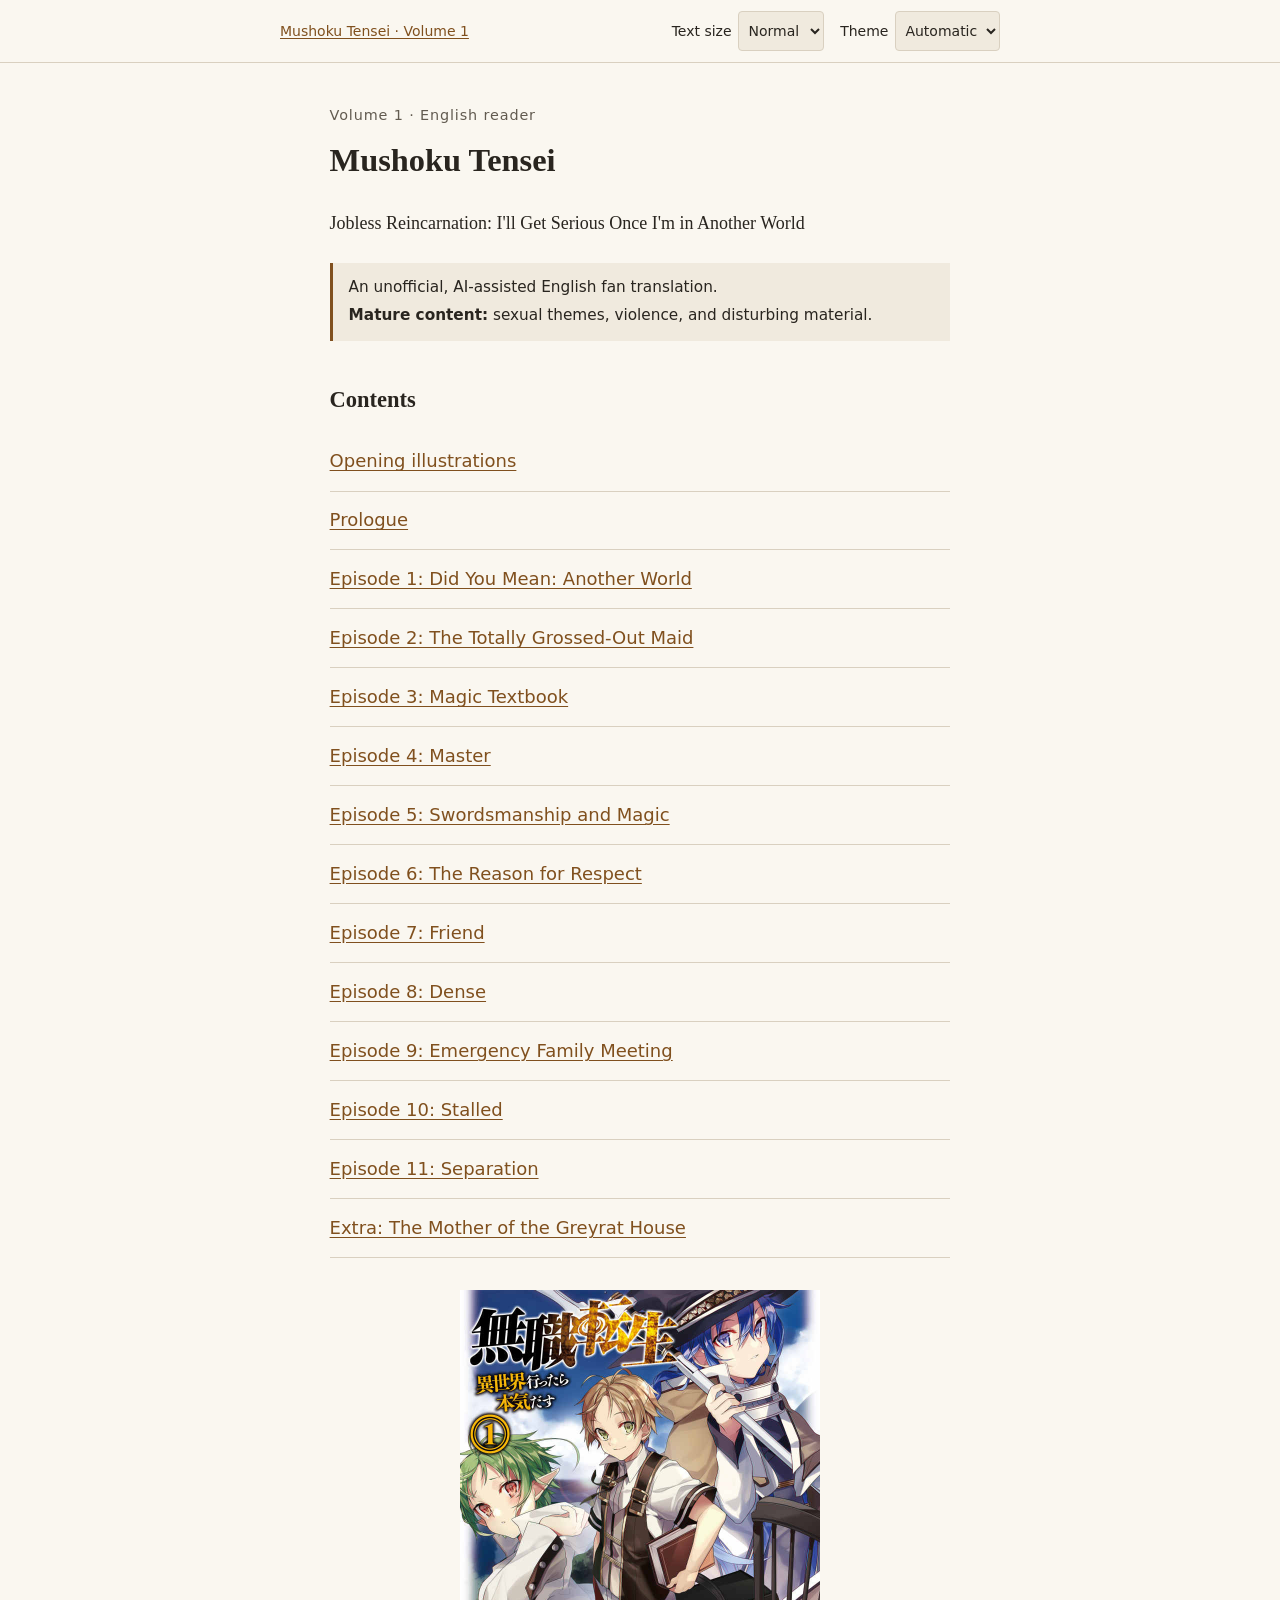
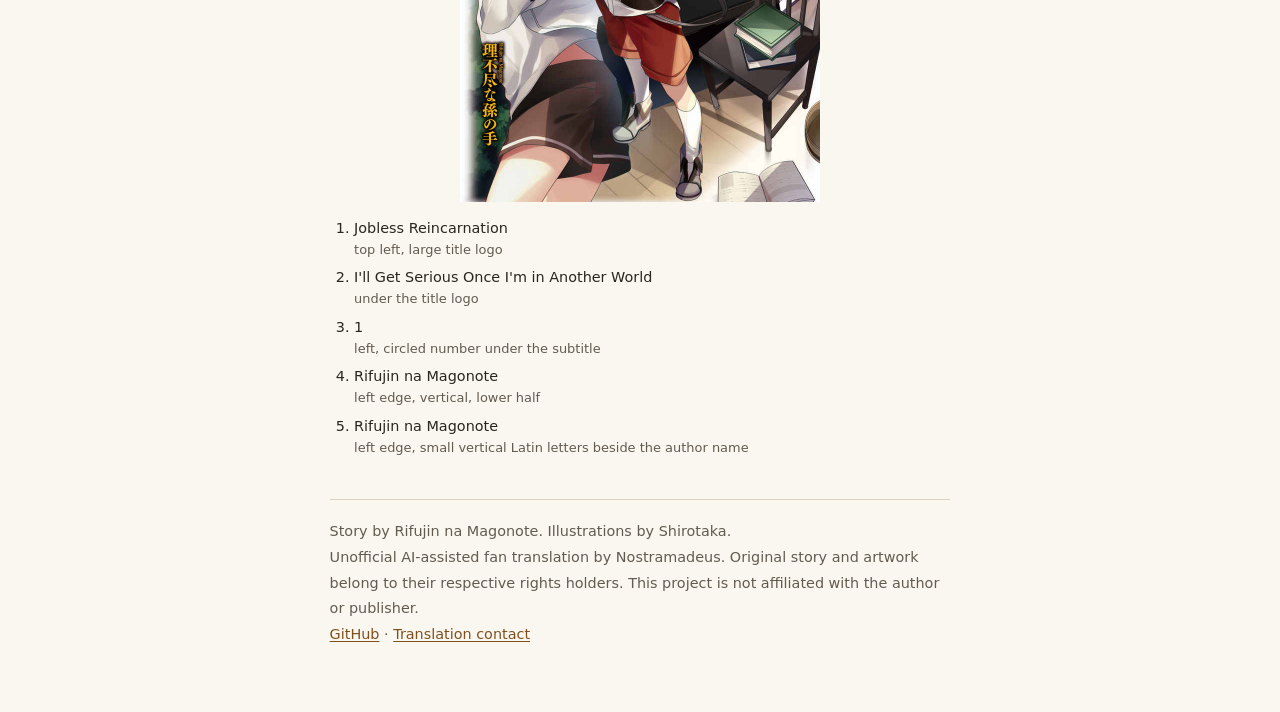
<file: index.html>
<!doctype html>
<html lang="en"><head><meta charset="utf-8"><meta name="viewport" content="width=device-width,initial-scale=1">
<title>English reader — Mushoku Tensei · Volume 1</title>
<link rel="stylesheet" href="assets/reader.css"></head>
<body><a class="skip" href="#main">Skip to reading</a>
<header class="toolbar"><div class="toolbar-inner"><a class="toolbar-home" href="index.html">Mushoku Tensei · Volume 1</a>
<label for="font-size">Text size <select id="font-size"><option value="100">Normal</option><option value="112">Larger</option><option value="125">Large</option><option value="140">Largest</option></select></label>
<label for="theme">Theme <select id="theme"><option value="auto">Automatic</option><option value="light">Light</option><option value="dark">Dark</option></select></label>
</div></header>
<main id="main"><p class="eyebrow">Volume 1 · English reader</p><h1>Mushoku Tensei</h1>
<p>Jobless Reincarnation: I'll Get Serious Once I'm in Another World</p>
<div class="notice">An unofficial, AI-assisted English fan translation.<br><strong>Mature content:</strong> sexual themes, violence, and disturbing material.</div>
<a class="continue" id="continue" href="vol01/ch00.html" hidden>Continue reading</a>
<h2>Contents</h2><ol class="toc">
<li><a href="vol01/opening.html">Opening illustrations</a></li>
<li><a href="vol01/ch00.html">Prologue</a></li>
<li><a href="vol01/ch01.html">Episode 1: Did You Mean: Another World</a></li>
<li><a href="vol01/ch02.html">Episode 2: The Totally Grossed-Out Maid</a></li>
<li><a href="vol01/ch03.html">Episode 3: Magic Textbook</a></li>
<li><a href="vol01/ch04.html">Episode 4: Master</a></li>
<li><a href="vol01/ch05.html">Episode 5: Swordsmanship and Magic</a></li>
<li><a href="vol01/ch06.html">Episode 6: The Reason for Respect</a></li>
<li><a href="vol01/ch07.html">Episode 7: Friend</a></li>
<li><a href="vol01/ch08.html">Episode 8: Dense</a></li>
<li><a href="vol01/ch09.html">Episode 9: Emergency Family Meeting</a></li>
<li><a href="vol01/ch10.html">Episode 10: Stalled</a></li>
<li><a href="vol01/ch11.html">Episode 11: Separation</a></li>
<li><a href="vol01/ch12.html">Extra: The Mother of the Greyrat House</a></li>
</ol>
<figure class="cover"><img src="vol01/img/00001.png" alt="Volume 1 cover illustration" width="720" height="1024" loading="lazy"><figcaption class="caption"><ol><li><span class="caption-text">Jobless Reincarnation</span><span class="position">top left, large title logo</span></li><li><span class="caption-text">I'll Get Serious Once I'm in Another World</span><span class="position">under the title logo</span></li><li><span class="caption-text">1</span><span class="position">left, circled number under the subtitle</span></li><li><span class="caption-text">Rifujin na Magonote</span><span class="position">left edge, vertical, lower half</span></li><li><span class="caption-text">Rifujin na Magonote</span><span class="position">left edge, small vertical Latin letters beside the author name</span></li></ol></figcaption></figure><footer class="credits">Story by Rifujin na Magonote. Illustrations by Shirotaka.<br>Unofficial AI-assisted fan translation by Nostramadeus. Original story and artwork belong to their respective rights holders. This project is not affiliated with the author or publisher.<br><a href="https://github.com/Nostramadeus/mushoku-tensei-en">GitHub</a> · <a href="mailto:afrotankrob@gmail.com">Translation contact</a></footer></main>
<script src="assets/reader.js"></script></body></html>
</file>
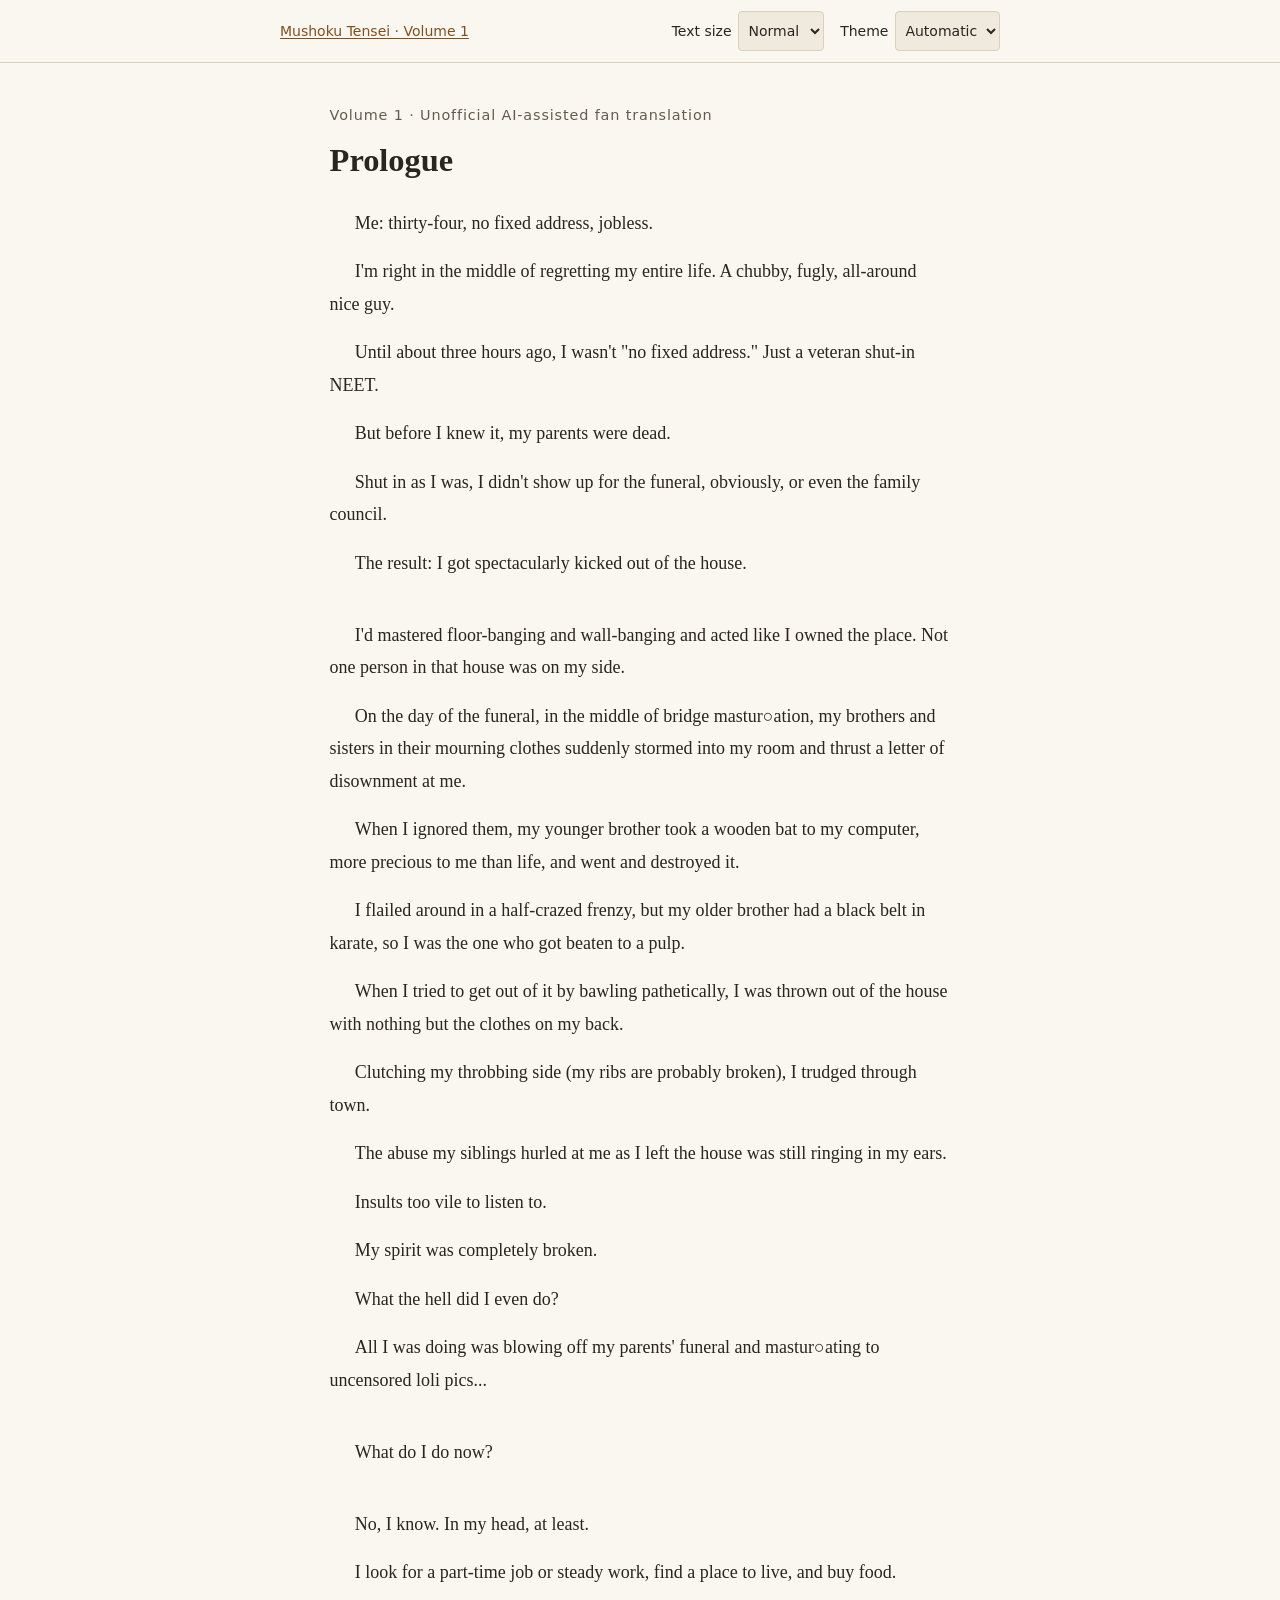
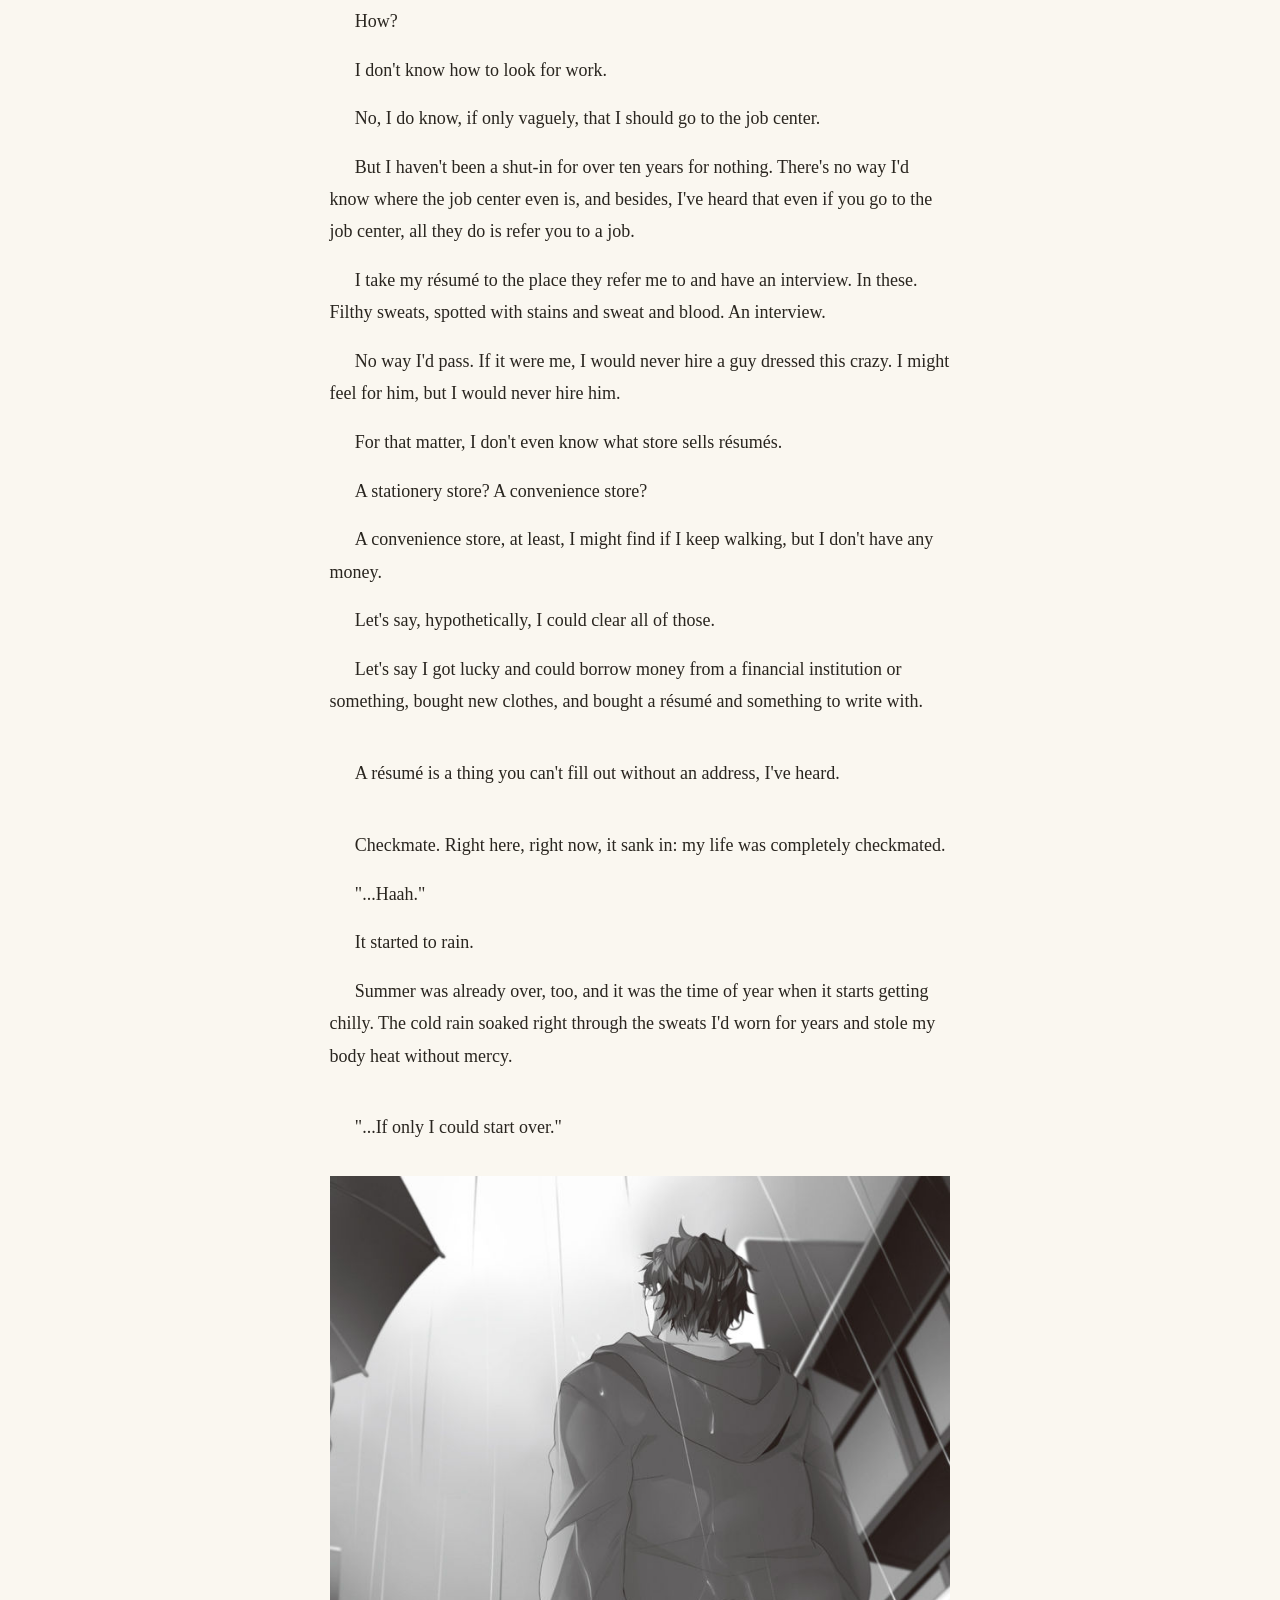
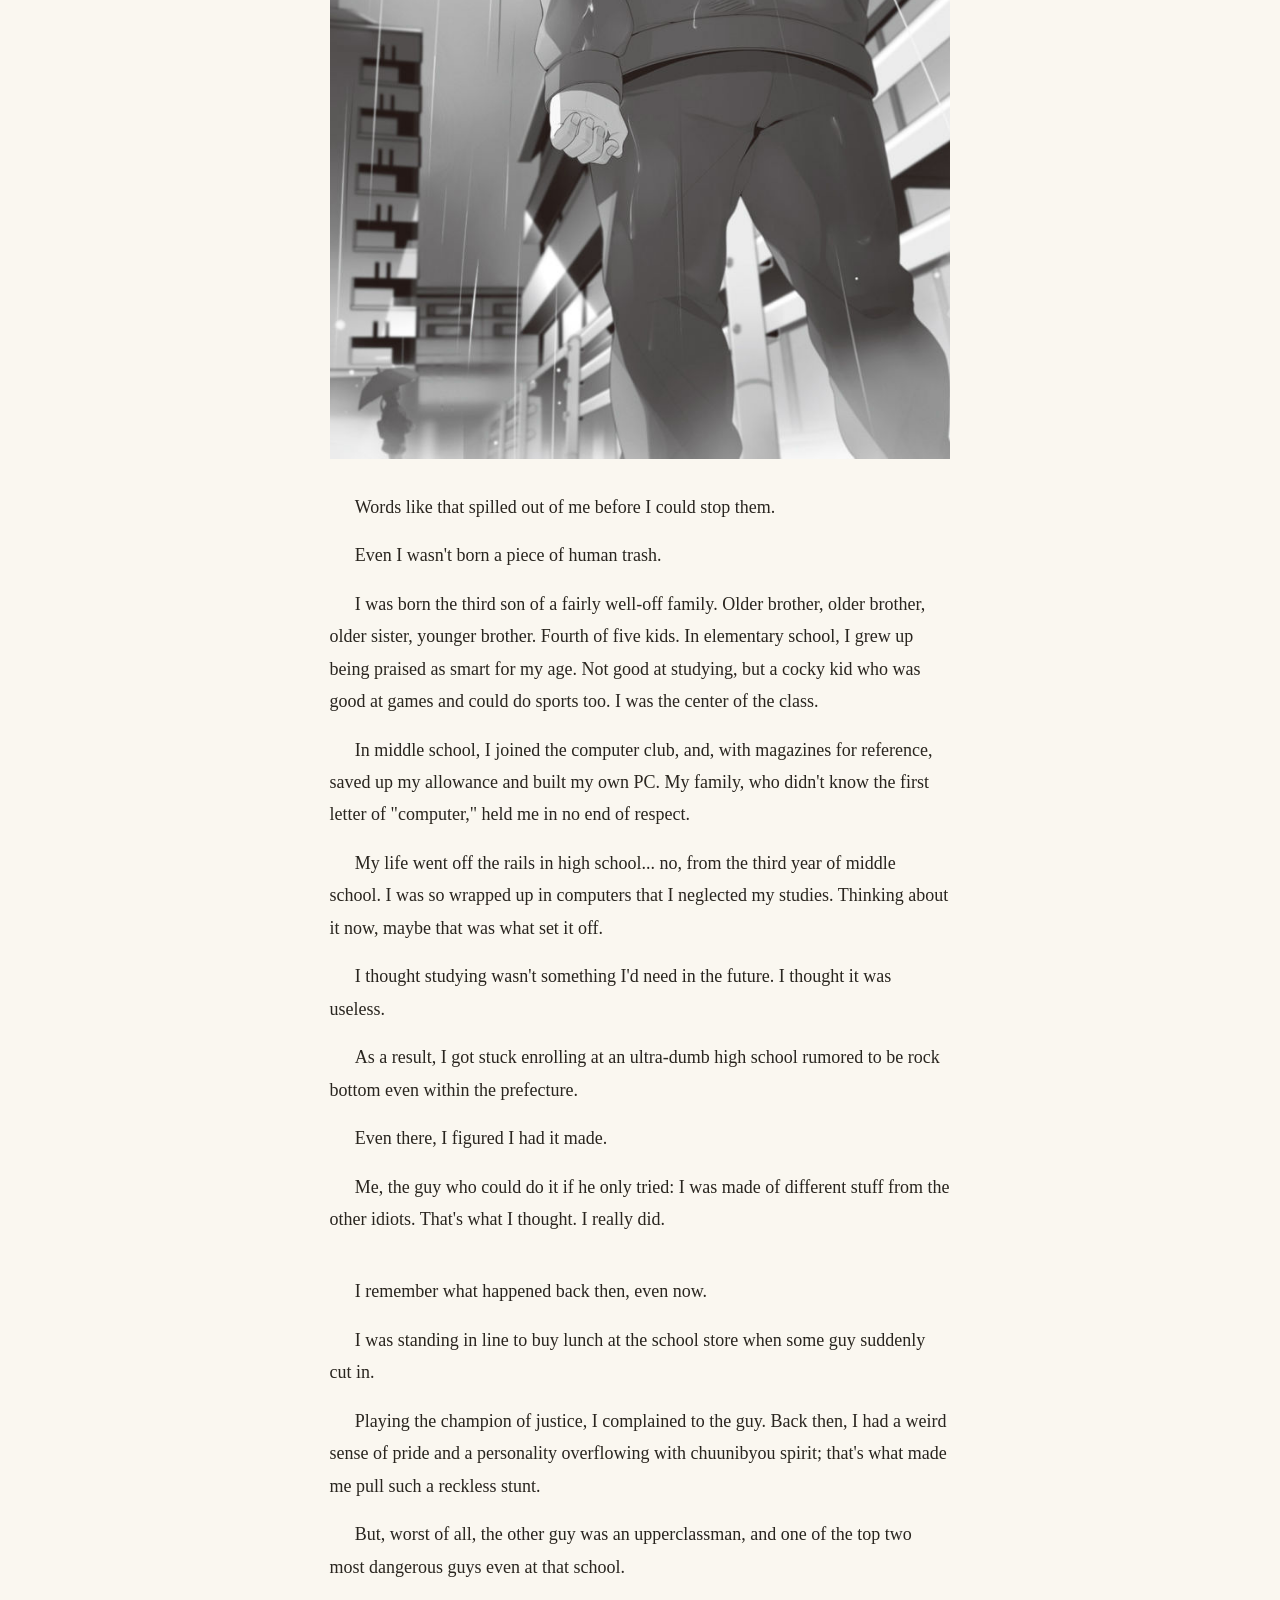
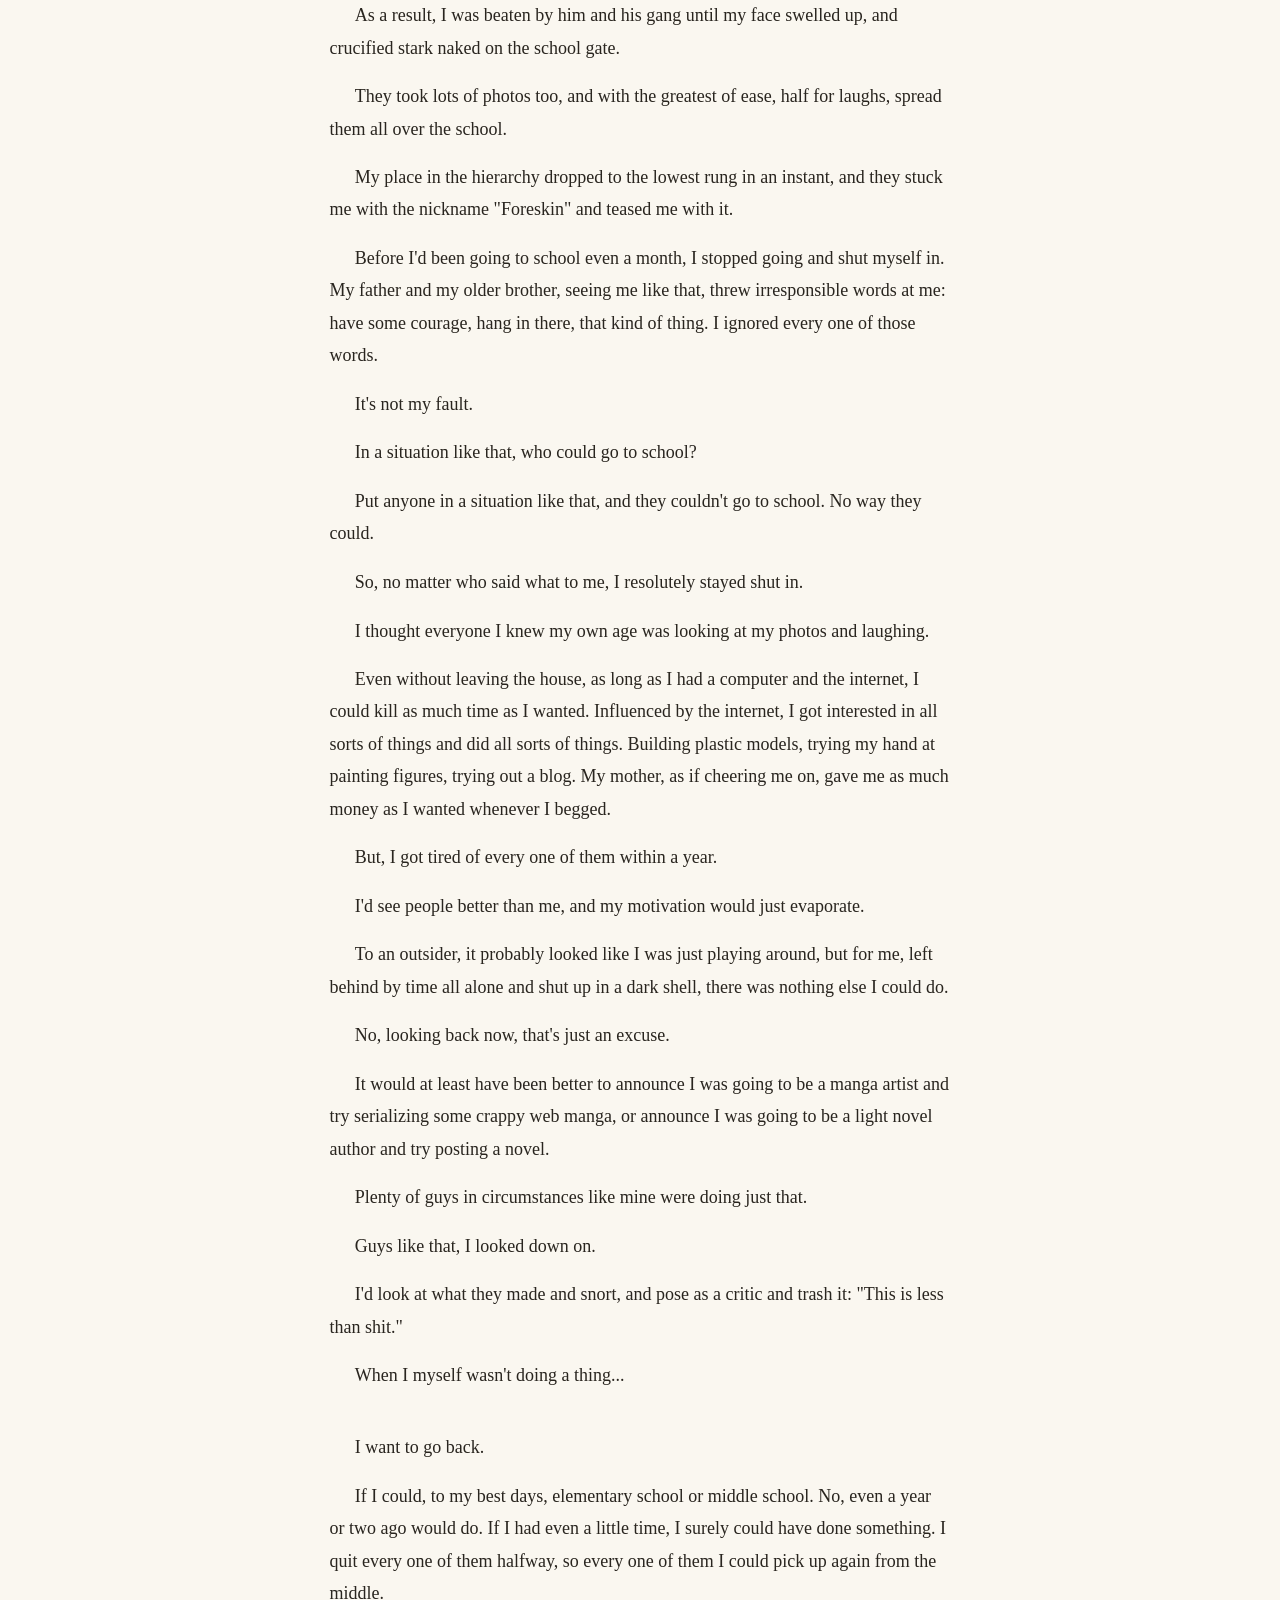
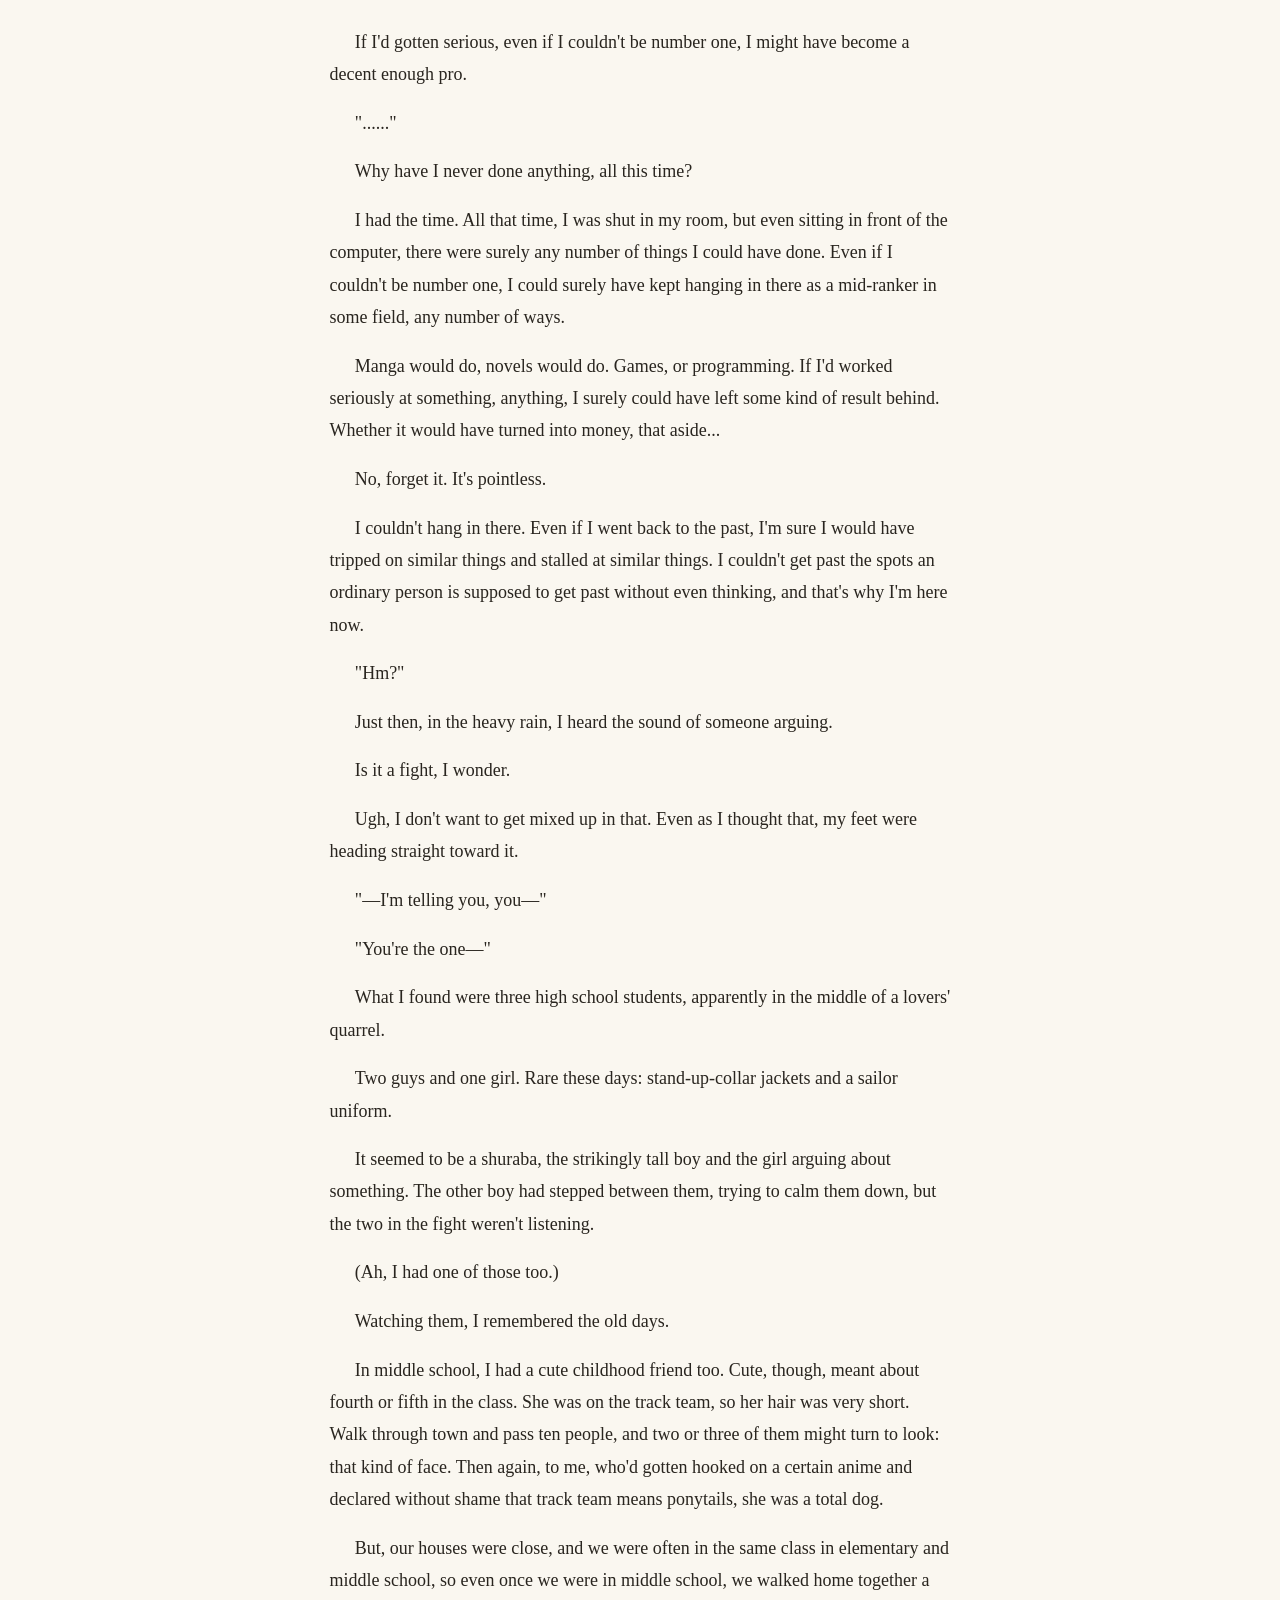
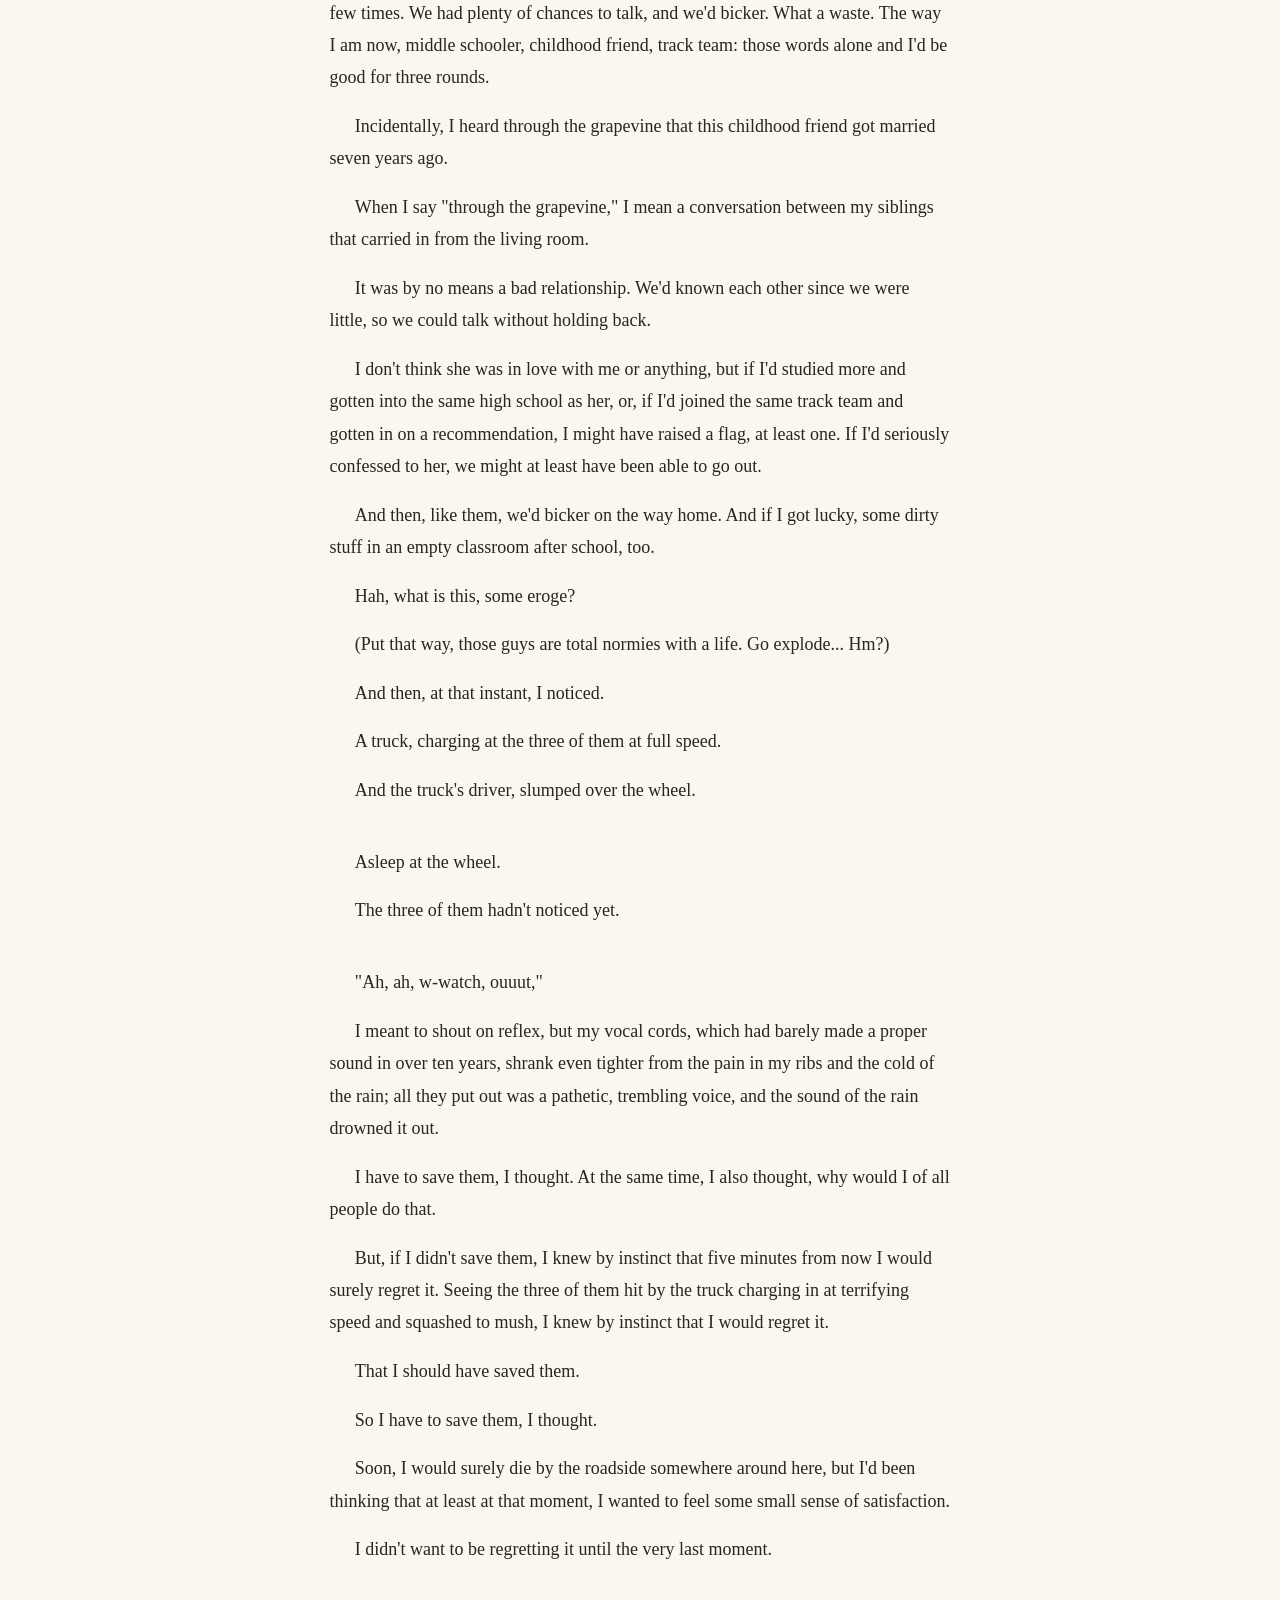
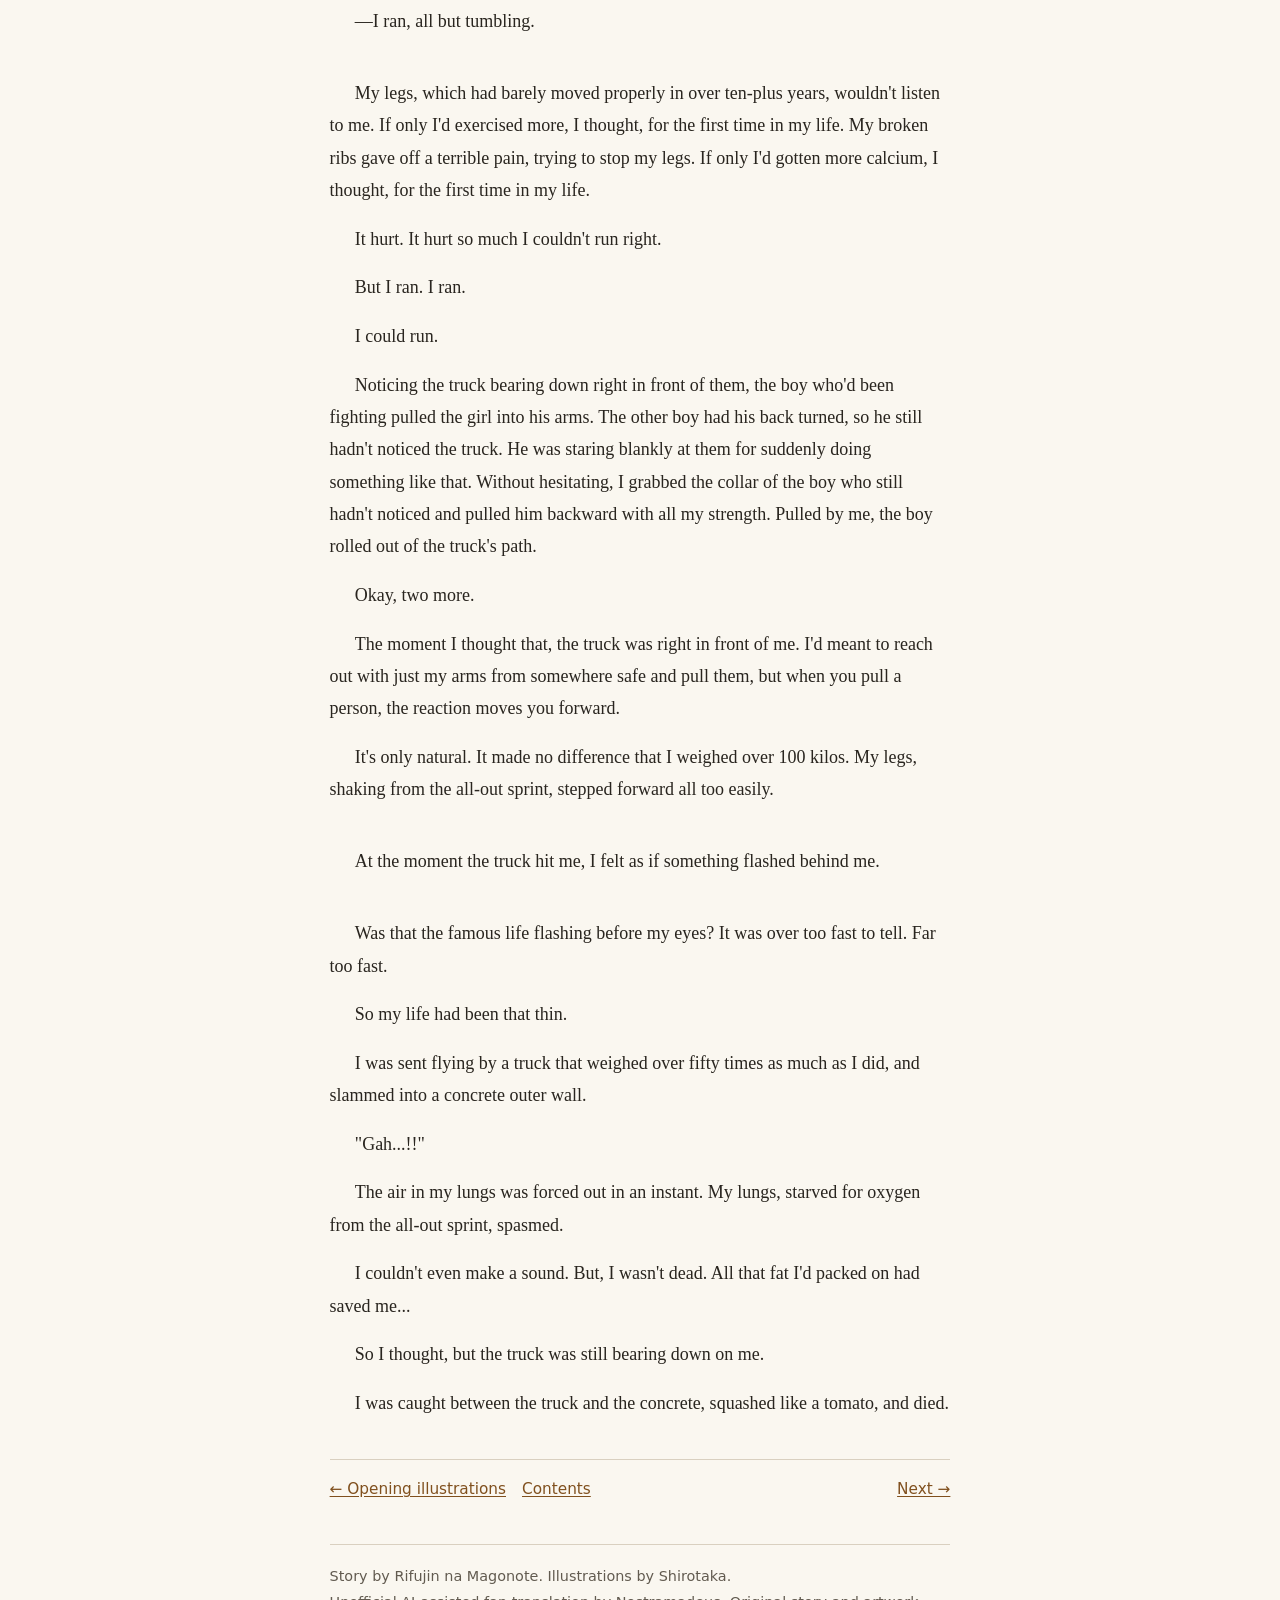
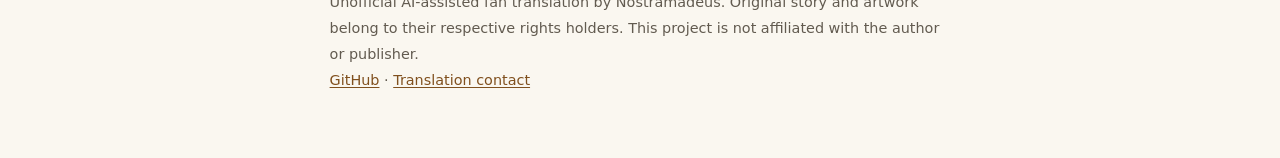
<file: vol01/ch00.html>
<!doctype html>
<html lang="en"><head><meta charset="utf-8"><meta name="viewport" content="width=device-width,initial-scale=1">
<title>Prologue — Mushoku Tensei · Volume 1</title>
<link rel="stylesheet" href="../assets/reader.css"></head>
<body data-chapter="ch00" data-title="Prologue"><a class="skip" href="#main">Skip to reading</a>
<header class="toolbar"><div class="toolbar-inner"><a class="toolbar-home" href="../index.html">Mushoku Tensei · Volume 1</a>
<label for="font-size">Text size <select id="font-size"><option value="100">Normal</option><option value="112">Larger</option><option value="125">Large</option><option value="140">Largest</option></select></label>
<label for="theme">Theme <select id="theme"><option value="auto">Automatic</option><option value="light">Light</option><option value="dark">Dark</option></select></label>
</div></header>
<main id="main"><p class="eyebrow">Volume 1 · Unofficial AI-assisted fan translation</p><h1>Prologue</h1>
<p class="prose-row prose" id="v01.c00.p0001" data-kind="p">Me: thirty-four, no fixed address, jobless.</p>
<p class="prose-row prose" id="v01.c00.p0002" data-kind="p">I'm right in the middle of regretting my entire life. A chubby, fugly, all-around nice guy.</p>
<p class="prose-row prose" id="v01.c00.p0003" data-kind="p">Until about three hours ago, I wasn't "no fixed address." Just a veteran shut-in NEET.</p>
<p class="prose-row prose" id="v01.c00.p0004" data-kind="p">But before I knew it, my parents were dead.</p>
<p class="prose-row prose" id="v01.c00.p0005" data-kind="p">Shut in as I was, I didn't show up for the funeral, obviously, or even the family council.</p>
<p class="prose-row prose" id="v01.c00.p0006" data-kind="p">The result: I got spectacularly kicked out of the house.</p>
<div class="blank" id="v01.c00.p0007" data-kind="blank" aria-hidden="true"></div>
<p class="prose-row prose" id="v01.c00.p0008" data-kind="p">I'd mastered floor-banging and wall-banging and acted like I owned the place. Not one person in that house was on my side.</p>
<p class="prose-row prose" id="v01.c00.p0009" data-kind="p">On the day of the funeral, in the middle of bridge mastur○ation, my brothers and sisters in their mourning clothes suddenly stormed into my room and thrust a letter of disownment at me.</p>
<p class="prose-row prose" id="v01.c00.p0010" data-kind="p">When I ignored them, my younger brother took a wooden bat to my computer, more precious to me than life, and went and destroyed it.</p>
<p class="prose-row prose" id="v01.c00.p0011" data-kind="p">I flailed around in a half-crazed frenzy, but my older brother had a black belt in karate, so I was the one who got beaten to a pulp.</p>
<p class="prose-row prose" id="v01.c00.p0012" data-kind="p">When I tried to get out of it by bawling pathetically, I was thrown out of the house with nothing but the clothes on my back.</p>
<p class="prose-row prose" id="v01.c00.p0013" data-kind="p">Clutching my throbbing side (my ribs are probably broken), I trudged through town.</p>
<p class="prose-row prose" id="v01.c00.p0014" data-kind="p">The abuse my siblings hurled at me as I left the house was still ringing in my ears.</p>
<p class="prose-row prose" id="v01.c00.p0015" data-kind="p">Insults too vile to listen to.</p>
<p class="prose-row prose" id="v01.c00.p0016" data-kind="p">My spirit was completely broken.</p>
<p class="prose-row prose" id="v01.c00.p0017" data-kind="p">What the hell did I even do?</p>
<p class="prose-row prose" id="v01.c00.p0018" data-kind="p">All I was doing was blowing off my parents' funeral and mastur○ating to uncensored loli pics...</p>
<div class="blank" id="v01.c00.p0019" data-kind="blank" aria-hidden="true"></div>
<p class="prose-row prose" id="v01.c00.p0020" data-kind="p">What do I do now?</p>
<div class="blank" id="v01.c00.p0021" data-kind="blank" aria-hidden="true"></div>
<p class="prose-row prose" id="v01.c00.p0022" data-kind="p">No, I know. In my head, at least.</p>
<p class="prose-row prose" id="v01.c00.p0023" data-kind="p">I look for a part-time job or steady work, find a place to live, and buy food.</p>
<p class="prose-row prose" id="v01.c00.p0024" data-kind="p">How?</p>
<p class="prose-row prose" id="v01.c00.p0025" data-kind="p">I don't know how to look for work.</p>
<p class="prose-row prose" id="v01.c00.p0026" data-kind="p">No, I do know, if only vaguely, that I should go to the job center.</p>
<p class="prose-row prose" id="v01.c00.p0027" data-kind="p">But I haven't been a shut-in for over ten years for nothing. There's no way I'd know where the job center even is, and besides, I've heard that even if you go to the job center, all they do is refer you to a job.</p>
<p class="prose-row prose" id="v01.c00.p0028" data-kind="p">I take my résumé to the place they refer me to and have an interview. In these. Filthy sweats, spotted with stains and sweat and blood. An interview.</p>
<p class="prose-row prose" id="v01.c00.p0029" data-kind="p">No way I'd pass. If it were me, I would never hire a guy dressed this crazy. I might feel for him, but I would never hire him.</p>
<p class="prose-row prose" id="v01.c00.p0030" data-kind="p">For that matter, I don't even know what store sells résumés.</p>
<p class="prose-row prose" id="v01.c00.p0031" data-kind="p">A stationery store? A convenience store?</p>
<p class="prose-row prose" id="v01.c00.p0032" data-kind="p">A convenience store, at least, I might find if I keep walking, but I don't have any money.</p>
<p class="prose-row prose" id="v01.c00.p0033" data-kind="p">Let's say, hypothetically, I could clear all of those.</p>
<p class="prose-row prose" id="v01.c00.p0034" data-kind="p">Let's say I got lucky and could borrow money from a financial institution or something, bought new clothes, and bought a résumé and something to write with.</p>
<div class="blank" id="v01.c00.p0035" data-kind="blank" aria-hidden="true"></div>
<p class="prose-row prose" id="v01.c00.p0036" data-kind="p">A résumé is a thing you can't fill out without an address, I've heard.</p>
<div class="blank" id="v01.c00.p0037" data-kind="blank" aria-hidden="true"></div>
<p class="prose-row prose" id="v01.c00.p0038" data-kind="p">Checkmate. Right here, right now, it sank in: my life was completely checkmated.</p>
<p class="prose-row prose" id="v01.c00.p0039" data-kind="p">"...Haah."</p>
<p class="prose-row prose" id="v01.c00.p0040" data-kind="p">It started to rain.</p>
<p class="prose-row prose" id="v01.c00.p0041" data-kind="p">Summer was already over, too, and it was the time of year when it starts getting chilly. The cold rain soaked right through the sweats I'd worn for years and stole my body heat without mercy.</p>
<div class="blank" id="v01.c00.p0042" data-kind="blank" aria-hidden="true"></div>
<p class="prose-row prose" id="v01.c00.p0043" data-kind="p">"...If only I could start over."</p>
<figure id="v01.c00.p0044" data-kind="img"><img src="img/00004.png" alt="Volume 1 illustration" width="720" height="1024" loading="lazy"></figure>
<p class="prose-row prose" id="v01.c00.p0045" data-kind="p">Words like that spilled out of me before I could stop them.</p>
<p class="prose-row prose" id="v01.c00.p0046" data-kind="p">Even I wasn't born a piece of human trash.</p>
<p class="prose-row prose" id="v01.c00.p0047" data-kind="p">I was born the third son of a fairly well-off family. Older brother, older brother, older sister, younger brother. Fourth of five kids. In elementary school, I grew up being praised as smart for my age. Not good at studying, but a cocky kid who was good at games and could do sports too. I was the center of the class.</p>
<p class="prose-row prose" id="v01.c00.p0048" data-kind="p">In middle school, I joined the computer club, and, with magazines for reference, saved up my allowance and built my own PC. My family, who didn't know the first letter of "computer," held me in no end of respect.</p>
<p class="prose-row prose" id="v01.c00.p0049" data-kind="p">My life went off the rails in high school... no, from the third year of middle school. I was so wrapped up in computers that I neglected my studies. Thinking about it now, maybe that was what set it off.</p>
<p class="prose-row prose" id="v01.c00.p0050" data-kind="p">I thought studying wasn't something I'd need in the future. I thought it was useless.</p>
<p class="prose-row prose" id="v01.c00.p0051" data-kind="p">As a result, I got stuck enrolling at an ultra-dumb high school rumored to be rock bottom even within the prefecture.</p>
<p class="prose-row prose" id="v01.c00.p0052" data-kind="p">Even there, I figured I had it made.</p>
<p class="prose-row prose" id="v01.c00.p0053" data-kind="p">Me, the guy who could do it if he only tried: I was made of different stuff from the other idiots. That's what I thought. I really did.</p>
<div class="blank" id="v01.c00.p0054" data-kind="blank" aria-hidden="true"></div>
<p class="prose-row prose" id="v01.c00.p0055" data-kind="p">I remember what happened back then, even now.</p>
<p class="prose-row prose" id="v01.c00.p0056" data-kind="p">I was standing in line to buy lunch at the school store when some guy suddenly cut in.</p>
<p class="prose-row prose" id="v01.c00.p0057" data-kind="p">Playing the champion of justice, I complained to the guy. Back then, I had a weird sense of pride and a personality overflowing with chuunibyou spirit; that's what made me pull such a reckless stunt.</p>
<p class="prose-row prose" id="v01.c00.p0058" data-kind="p">But, worst of all, the other guy was an upperclassman, and one of the top two most dangerous guys even at that school.</p>
<p class="prose-row prose" id="v01.c00.p0059" data-kind="p">As a result, I was beaten by him and his gang until my face swelled up, and crucified stark naked on the school gate.</p>
<p class="prose-row prose" id="v01.c00.p0060" data-kind="p">They took lots of photos too, and with the greatest of ease, half for laughs, spread them all over the school.</p>
<p class="prose-row prose" id="v01.c00.p0061" data-kind="p">My place in the hierarchy dropped to the lowest rung in an instant, and they stuck me with the nickname "Foreskin" and teased me with it.</p>
<p class="prose-row prose" id="v01.c00.p0062" data-kind="p">Before I'd been going to school even a month, I stopped going and shut myself in. My father and my older brother, seeing me like that, threw irresponsible words at me: have some courage, hang in there, that kind of thing. I ignored every one of those words.</p>
<p class="prose-row prose" id="v01.c00.p0063" data-kind="p">It's not my fault.</p>
<p class="prose-row prose" id="v01.c00.p0064" data-kind="p">In a situation like that, who could go to school?</p>
<p class="prose-row prose" id="v01.c00.p0065" data-kind="p">Put anyone in a situation like that, and they couldn't go to school. No way they could.</p>
<p class="prose-row prose" id="v01.c00.p0066" data-kind="p">So, no matter who said what to me, I resolutely stayed shut in.</p>
<p class="prose-row prose" id="v01.c00.p0067" data-kind="p">I thought everyone I knew my own age was looking at my photos and laughing.</p>
<p class="prose-row prose" id="v01.c00.p0068" data-kind="p">Even without leaving the house, as long as I had a computer and the internet, I could kill as much time as I wanted. Influenced by the internet, I got interested in all sorts of things and did all sorts of things. Building plastic models, trying my hand at painting figures, trying out a blog. My mother, as if cheering me on, gave me as much money as I wanted whenever I begged.</p>
<p class="prose-row prose" id="v01.c00.p0069" data-kind="p">But, I got tired of every one of them within a year.</p>
<p class="prose-row prose" id="v01.c00.p0070" data-kind="p">I'd see people better than me, and my motivation would just evaporate.</p>
<p class="prose-row prose" id="v01.c00.p0071" data-kind="p">To an outsider, it probably looked like I was just playing around, but for me, left behind by time all alone and shut up in a dark shell, there was nothing else I could do.</p>
<p class="prose-row prose" id="v01.c00.p0072" data-kind="p">No, looking back now, that's just an excuse.</p>
<p class="prose-row prose" id="v01.c00.p0073" data-kind="p">It would at least have been better to announce I was going to be a manga artist and try serializing some crappy web manga, or announce I was going to be a light novel author and try posting a novel.</p>
<p class="prose-row prose" id="v01.c00.p0074" data-kind="p">Plenty of guys in circumstances like mine were doing just that.</p>
<p class="prose-row prose" id="v01.c00.p0075" data-kind="p">Guys like that, I looked down on.</p>
<p class="prose-row prose" id="v01.c00.p0076" data-kind="p">I'd look at what they made and snort, and pose as a critic and trash it: "This is less than shit."</p>
<p class="prose-row prose" id="v01.c00.p0077" data-kind="p">When I myself wasn't doing a thing...</p>
<div class="blank" id="v01.c00.p0078" data-kind="blank" aria-hidden="true"></div>
<p class="prose-row prose" id="v01.c00.p0079" data-kind="p">I want to go back.</p>
<p class="prose-row prose" id="v01.c00.p0080" data-kind="p">If I could, to my best days, elementary school or middle school. No, even a year or two ago would do. If I had even a little time, I surely could have done something. I quit every one of them halfway, so every one of them I could pick up again from the middle.</p>
<p class="prose-row prose" id="v01.c00.p0081" data-kind="p">If I'd gotten serious, even if I couldn't be number one, I might have become a decent enough pro.</p>
<p class="prose-row prose" id="v01.c00.p0082" data-kind="p">"......"</p>
<p class="prose-row prose" id="v01.c00.p0083" data-kind="p">Why have I never done anything, all this time?</p>
<p class="prose-row prose" id="v01.c00.p0084" data-kind="p">I had the time. All that time, I was shut in my room, but even sitting in front of the computer, there were surely any number of things I could have done. Even if I couldn't be number one, I could surely have kept hanging in there as a mid-ranker in some field, any number of ways.</p>
<p class="prose-row prose" id="v01.c00.p0085" data-kind="p">Manga would do, novels would do. Games, or programming. If I'd worked seriously at something, anything, I surely could have left some kind of result behind. Whether it would have turned into money, that aside...</p>
<p class="prose-row prose" id="v01.c00.p0086" data-kind="p">No, forget it. It's pointless.</p>
<p class="prose-row prose" id="v01.c00.p0087" data-kind="p">I couldn't hang in there. Even if I went back to the past, I'm sure I would have tripped on similar things and stalled at similar things. I couldn't get past the spots an ordinary person is supposed to get past without even thinking, and that's why I'm here now.</p>
<p class="prose-row prose" id="v01.c00.p0088" data-kind="p">"Hm?"</p>
<p class="prose-row prose" id="v01.c00.p0089" data-kind="p">Just then, in the heavy rain, I heard the sound of someone arguing.</p>
<p class="prose-row prose" id="v01.c00.p0090" data-kind="p">Is it a fight, I wonder.</p>
<p class="prose-row prose" id="v01.c00.p0091" data-kind="p">Ugh, I don't want to get mixed up in that. Even as I thought that, my feet were heading straight toward it.</p>
<p class="prose-row prose" id="v01.c00.p0092" data-kind="p">"—I'm telling you, you—"</p>
<p class="prose-row prose" id="v01.c00.p0093" data-kind="p">"You're the one—"</p>
<p class="prose-row prose" id="v01.c00.p0094" data-kind="p">What I found were three high school students, apparently in the middle of a lovers' quarrel.</p>
<p class="prose-row prose" id="v01.c00.p0095" data-kind="p">Two guys and one girl. Rare these days: stand-up-collar jackets and a sailor uniform.</p>
<p class="prose-row prose" id="v01.c00.p0096" data-kind="p">It seemed to be a shuraba, the strikingly tall boy and the girl arguing about something. The other boy had stepped between them, trying to calm them down, but the two in the fight weren't listening.</p>
<p class="prose-row prose" id="v01.c00.p0097" data-kind="p">(Ah, I had one of those too.)</p>
<p class="prose-row prose" id="v01.c00.p0098" data-kind="p">Watching them, I remembered the old days.</p>
<p class="prose-row prose" id="v01.c00.p0099" data-kind="p">In middle school, I had a cute childhood friend too. Cute, though, meant about fourth or fifth in the class. She was on the track team, so her hair was very short. Walk through town and pass ten people, and two or three of them might turn to look: that kind of face. Then again, to me, who'd gotten hooked on a certain anime and declared without shame that track team means ponytails, she was a total dog.</p>
<p class="prose-row prose" id="v01.c00.p0100" data-kind="p">But, our houses were close, and we were often in the same class in elementary and middle school, so even once we were in middle school, we walked home together a few times. We had plenty of chances to talk, and we'd bicker. What a waste. The way I am now, middle schooler, childhood friend, track team: those words alone and I'd be good for three rounds.</p>
<p class="prose-row prose" id="v01.c00.p0101" data-kind="p">Incidentally, I heard through the grapevine that this childhood friend got married seven years ago.</p>
<p class="prose-row prose" id="v01.c00.p0102" data-kind="p">When I say "through the grapevine," I mean a conversation between my siblings that carried in from the living room.</p>
<p class="prose-row prose" id="v01.c00.p0103" data-kind="p">It was by no means a bad relationship. We'd known each other since we were little, so we could talk without holding back.</p>
<p class="prose-row prose" id="v01.c00.p0104" data-kind="p">I don't think she was in love with me or anything, but if I'd studied more and gotten into the same high school as her, or, if I'd joined the same track team and gotten in on a recommendation, I might have raised a flag, at least one. If I'd seriously confessed to her, we might at least have been able to go out.</p>
<p class="prose-row prose" id="v01.c00.p0105" data-kind="p">And then, like them, we'd bicker on the way home. And if I got lucky, some dirty stuff in an empty classroom after school, too.</p>
<p class="prose-row prose" id="v01.c00.p0106" data-kind="p">Hah, what is this, some eroge?</p>
<p class="prose-row prose" id="v01.c00.p0107" data-kind="p">(Put that way, those guys are total normies with a life. Go explode... Hm?)</p>
<p class="prose-row prose" id="v01.c00.p0108" data-kind="p">And then, at that instant, I noticed.</p>
<p class="prose-row prose" id="v01.c00.p0109" data-kind="p">A truck, charging at the three of them at full speed.</p>
<p class="prose-row prose" id="v01.c00.p0110" data-kind="p">And the truck's driver, slumped over the wheel.</p>
<div class="blank" id="v01.c00.p0111" data-kind="blank" aria-hidden="true"></div>
<p class="prose-row prose" id="v01.c00.p0112" data-kind="p">Asleep at the wheel.</p>
<p class="prose-row prose" id="v01.c00.p0113" data-kind="p">The three of them hadn't noticed yet.</p>
<div class="blank" id="v01.c00.p0114" data-kind="blank" aria-hidden="true"></div>
<p class="prose-row prose" id="v01.c00.p0115" data-kind="p">"Ah, ah, w-watch, ouuut,"</p>
<p class="prose-row prose" id="v01.c00.p0116" data-kind="p">I meant to shout on reflex, but my vocal cords, which had barely made a proper sound in over ten years, shrank even tighter from the pain in my ribs and the cold of the rain; all they put out was a pathetic, trembling voice, and the sound of the rain drowned it out.</p>
<p class="prose-row prose" id="v01.c00.p0117" data-kind="p">I have to save them, I thought. At the same time, I also thought, why would I of all people do that.</p>
<p class="prose-row prose" id="v01.c00.p0118" data-kind="p">But, if I didn't save them, I knew by instinct that five minutes from now I would surely regret it. Seeing the three of them hit by the truck charging in at terrifying speed and squashed to mush, I knew by instinct that I would regret it.</p>
<p class="prose-row prose" id="v01.c00.p0119" data-kind="p">That I should have saved them.</p>
<p class="prose-row prose" id="v01.c00.p0120" data-kind="p">So I have to save them, I thought.</p>
<p class="prose-row prose" id="v01.c00.p0121" data-kind="p">Soon, I would surely die by the roadside somewhere around here, but I'd been thinking that at least at that moment, I wanted to feel some small sense of satisfaction.</p>
<p class="prose-row prose" id="v01.c00.p0122" data-kind="p">I didn't want to be regretting it until the very last moment.</p>
<div class="blank" id="v01.c00.p0123" data-kind="blank" aria-hidden="true"></div>
<p class="prose-row prose" id="v01.c00.p0124" data-kind="p">—I ran, all but tumbling.</p>
<div class="blank" id="v01.c00.p0125" data-kind="blank" aria-hidden="true"></div>
<p class="prose-row prose" id="v01.c00.p0126" data-kind="p">My legs, which had barely moved properly in over ten-plus years, wouldn't listen to me. If only I'd exercised more, I thought, for the first time in my life. My broken ribs gave off a terrible pain, trying to stop my legs. If only I'd gotten more calcium, I thought, for the first time in my life.</p>
<p class="prose-row prose" id="v01.c00.p0127" data-kind="p">It hurt. It hurt so much I couldn't run right.</p>
<p class="prose-row prose" id="v01.c00.p0128" data-kind="p">But I ran. I ran.</p>
<p class="prose-row prose" id="v01.c00.p0129" data-kind="p">I could run.</p>
<p class="prose-row prose" id="v01.c00.p0130" data-kind="p">Noticing the truck bearing down right in front of them, the boy who'd been fighting pulled the girl into his arms. The other boy had his back turned, so he still hadn't noticed the truck. He was staring blankly at them for suddenly doing something like that. Without hesitating, I grabbed the collar of the boy who still hadn't noticed and pulled him backward with all my strength. Pulled by me, the boy rolled out of the truck's path.</p>
<p class="prose-row prose" id="v01.c00.p0131" data-kind="p">Okay, two more.</p>
<p class="prose-row prose" id="v01.c00.p0132" data-kind="p">The moment I thought that, the truck was right in front of me. I'd meant to reach out with just my arms from somewhere safe and pull them, but when you pull a person, the reaction moves you forward.</p>
<p class="prose-row prose" id="v01.c00.p0133" data-kind="p">It's only natural. It made no difference that I weighed over 100 kilos. My legs, shaking from the all-out sprint, stepped forward all too easily.</p>
<div class="blank" id="v01.c00.p0134" data-kind="blank" aria-hidden="true"></div>
<p class="prose-row prose" id="v01.c00.p0135" data-kind="p">At the moment the truck hit me, I felt as if something flashed behind me.</p>
<div class="blank" id="v01.c00.p0136" data-kind="blank" aria-hidden="true"></div>
<p class="prose-row prose" id="v01.c00.p0137" data-kind="p">Was that the famous life flashing before my eyes? It was over too fast to tell. Far too fast.</p>
<p class="prose-row prose" id="v01.c00.p0138" data-kind="p">So my life had been that thin.</p>
<p class="prose-row prose" id="v01.c00.p0139" data-kind="p">I was sent flying by a truck that weighed over fifty times as much as I did, and slammed into a concrete outer wall.</p>
<p class="prose-row prose" id="v01.c00.p0140" data-kind="p">"Gah...!!"</p>
<p class="prose-row prose" id="v01.c00.p0141" data-kind="p">The air in my lungs was forced out in an instant. My lungs, starved for oxygen from the all-out sprint, spasmed.</p>
<p class="prose-row prose" id="v01.c00.p0142" data-kind="p">I couldn't even make a sound. But, I wasn't dead. All that fat I'd packed on had saved me...</p>
<p class="prose-row prose" id="v01.c00.p0143" data-kind="p">So I thought, but the truck was still bearing down on me.</p>
<p class="prose-row prose" id="v01.c00.p0144" data-kind="p">I was caught between the truck and the concrete, squashed like a tomato, and died.</p>
<nav class="navigation" aria-label="Chapter navigation">
<a rel="prev" href="opening.html">← Opening illustrations</a>
<a href="../index.html">Contents</a>
<a class="next" rel="next" href="ch01.html">Next →</a>
</nav><footer class="credits">Story by Rifujin na Magonote. Illustrations by Shirotaka.<br>Unofficial AI-assisted fan translation by Nostramadeus. Original story and artwork belong to their respective rights holders. This project is not affiliated with the author or publisher.<br><a href="https://github.com/Nostramadeus/mushoku-tensei-en">GitHub</a> · <a href="mailto:afrotankrob@gmail.com">Translation contact</a></footer></main>
<script src="../assets/reader.js"></script></body></html>
</file>
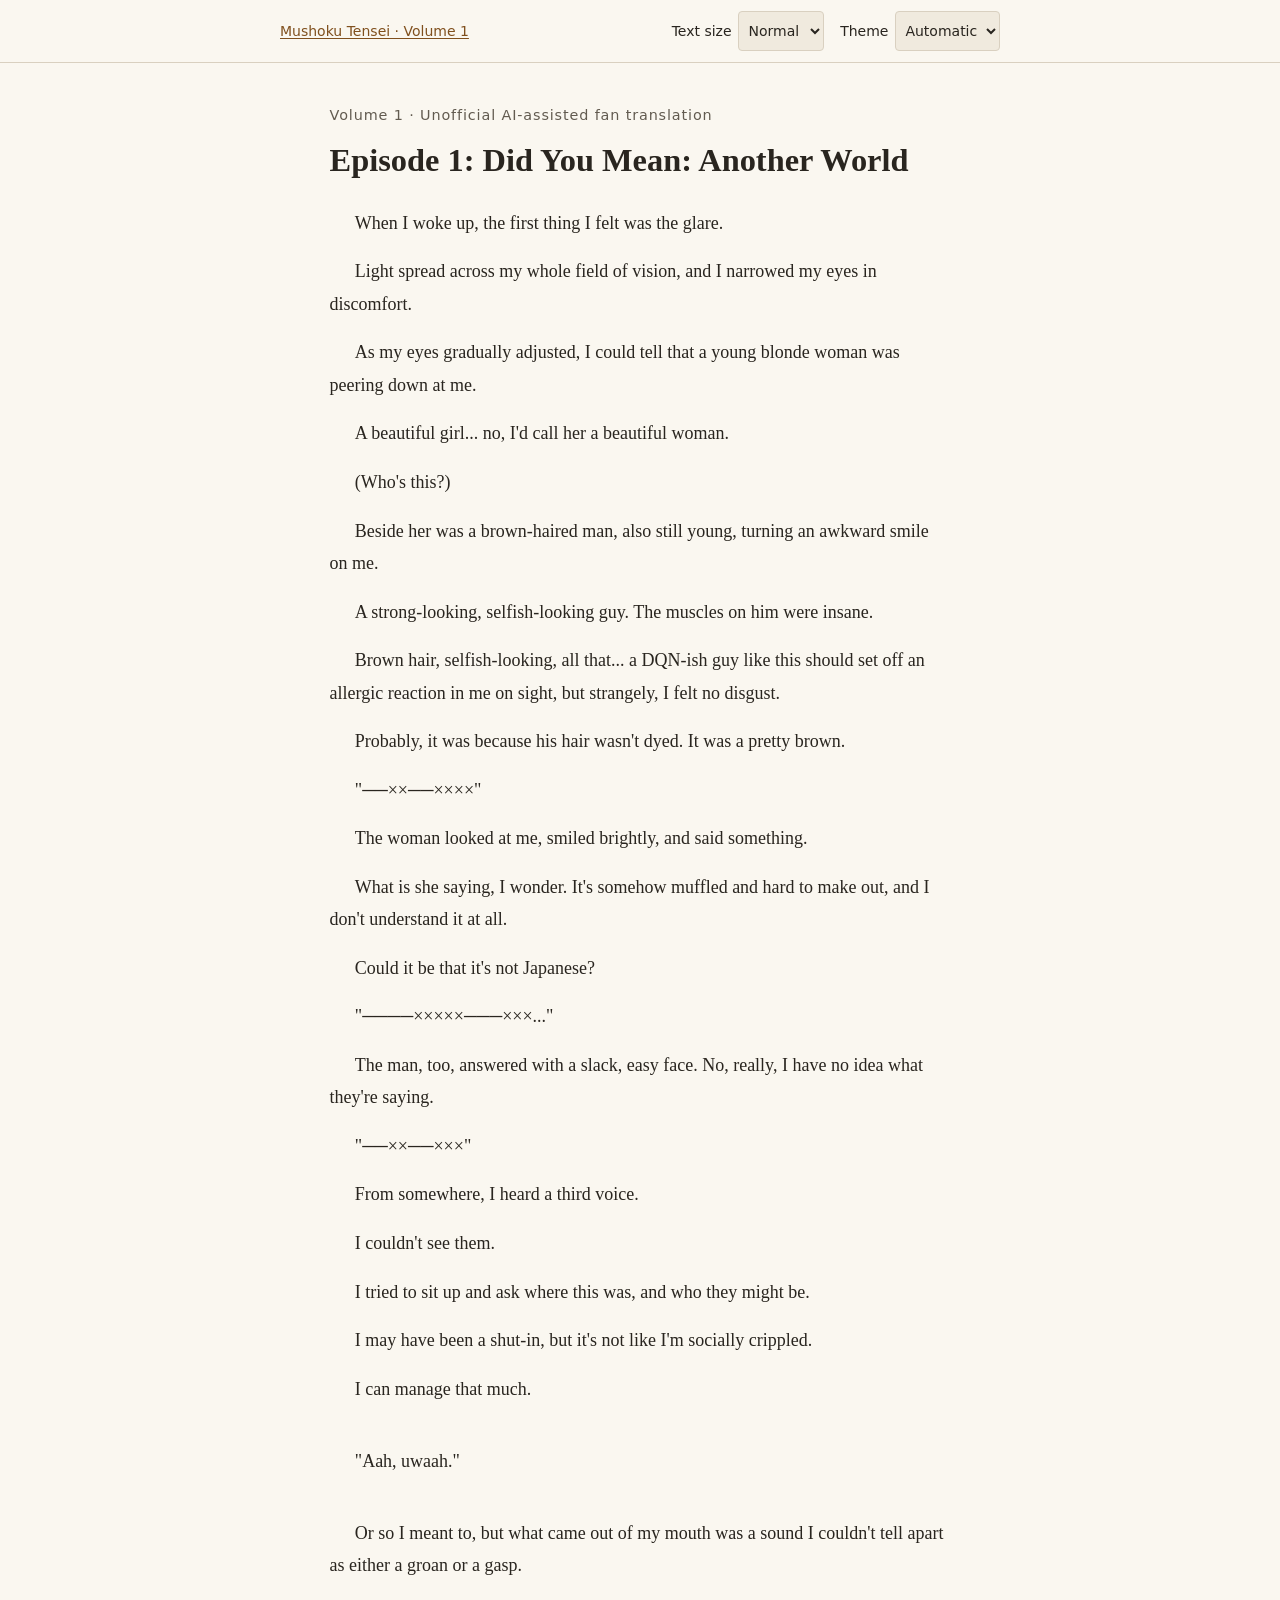
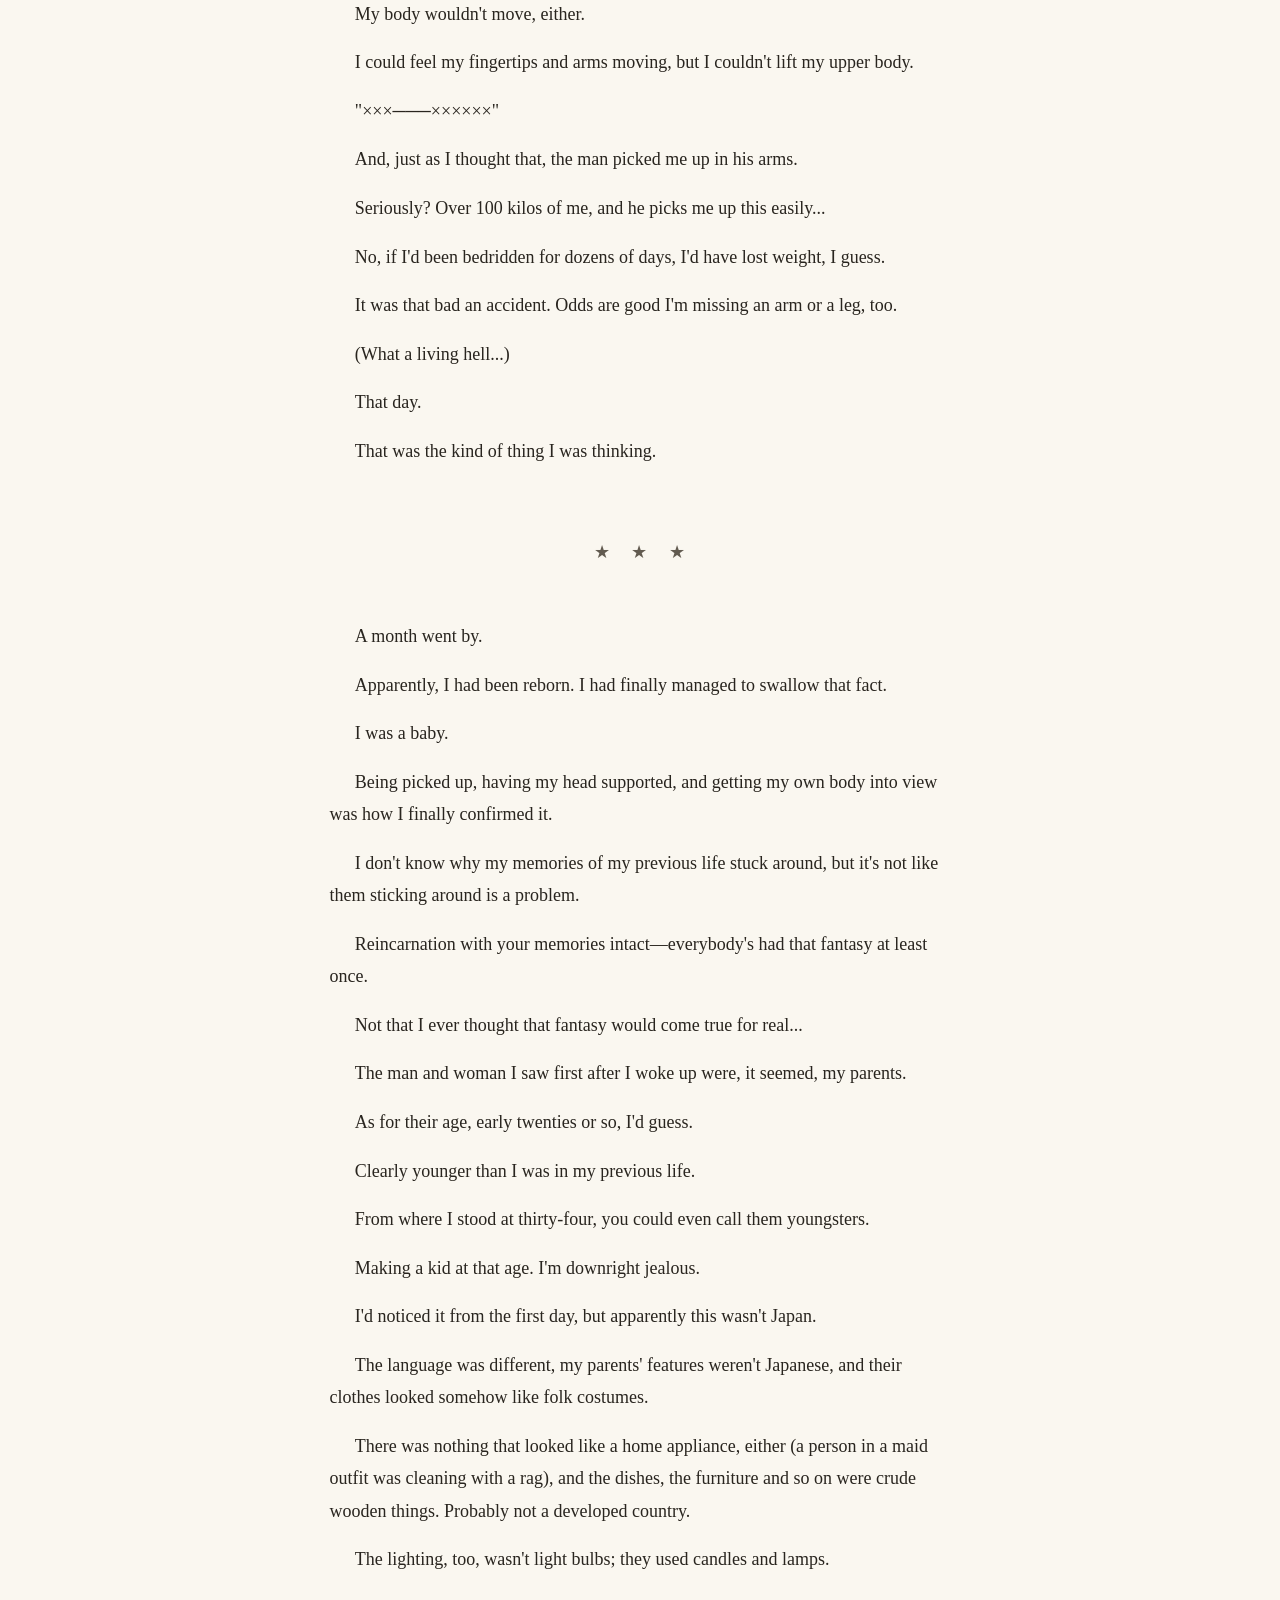
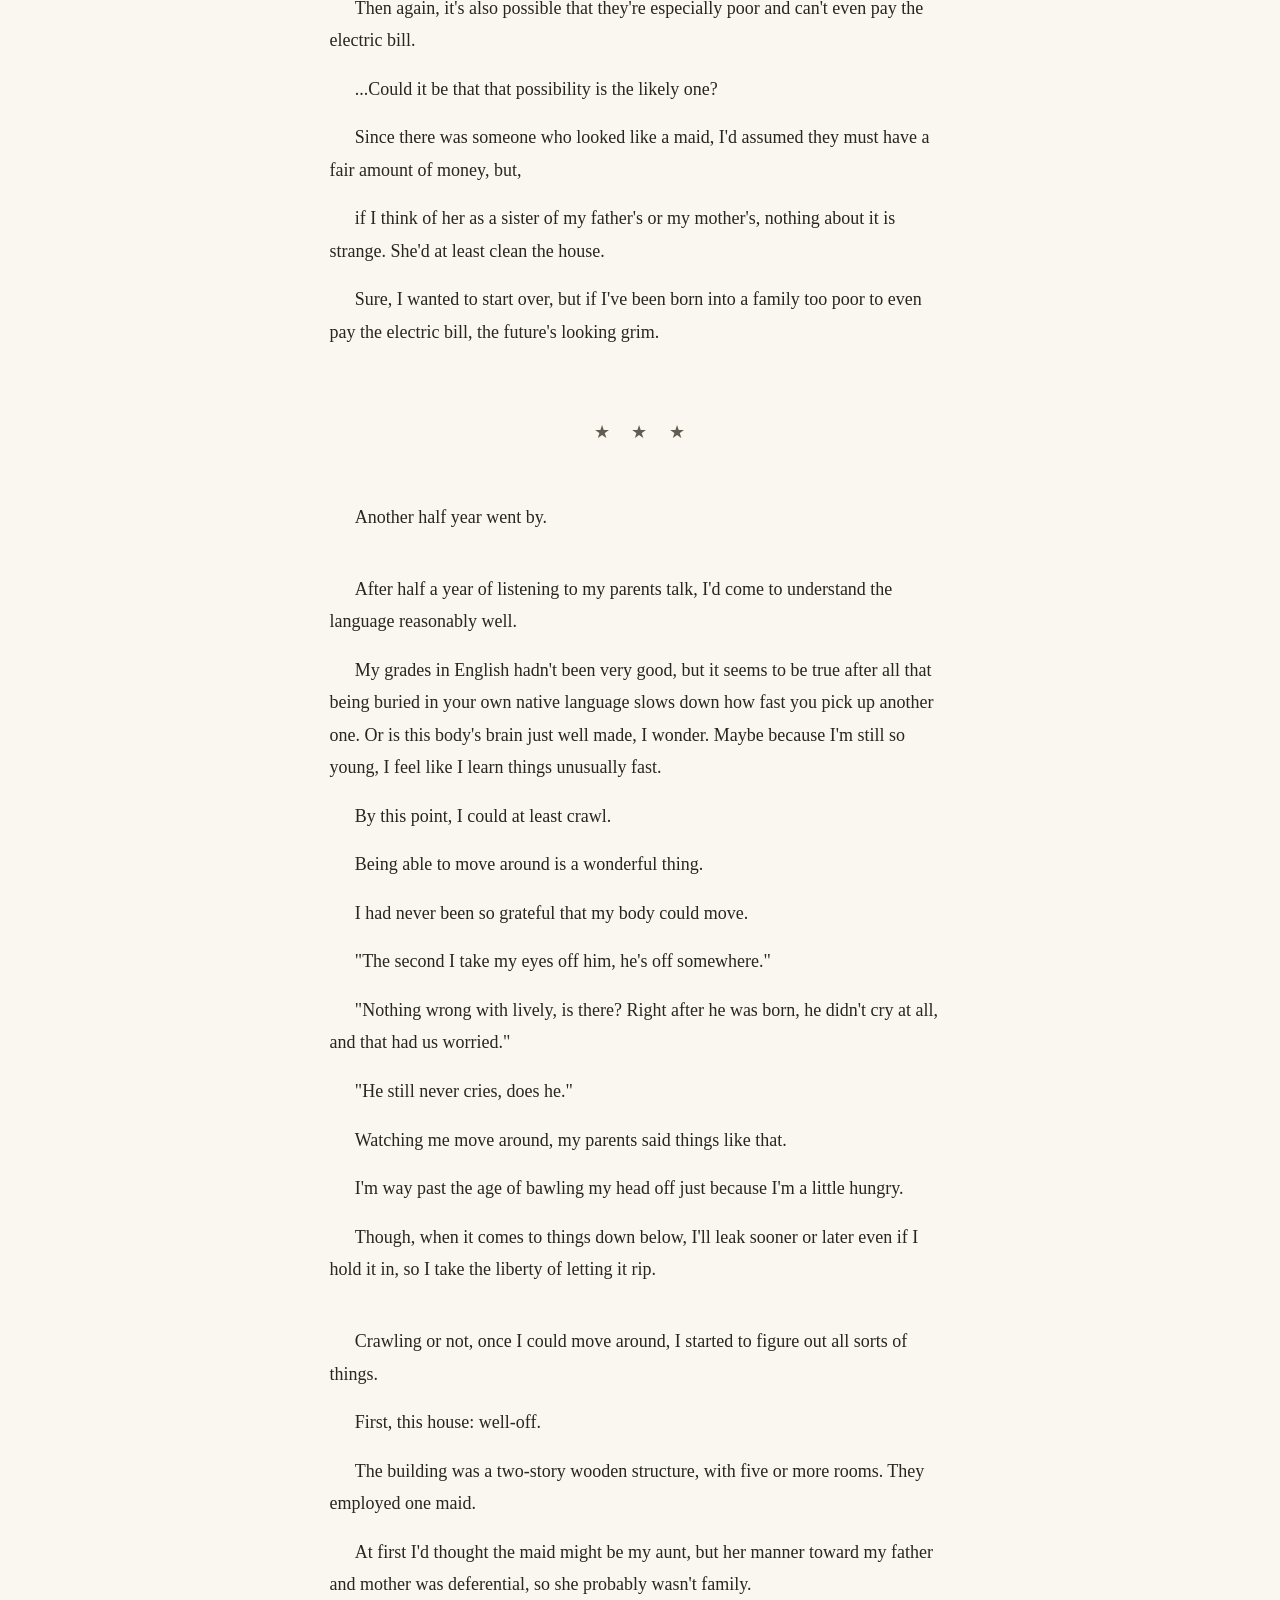
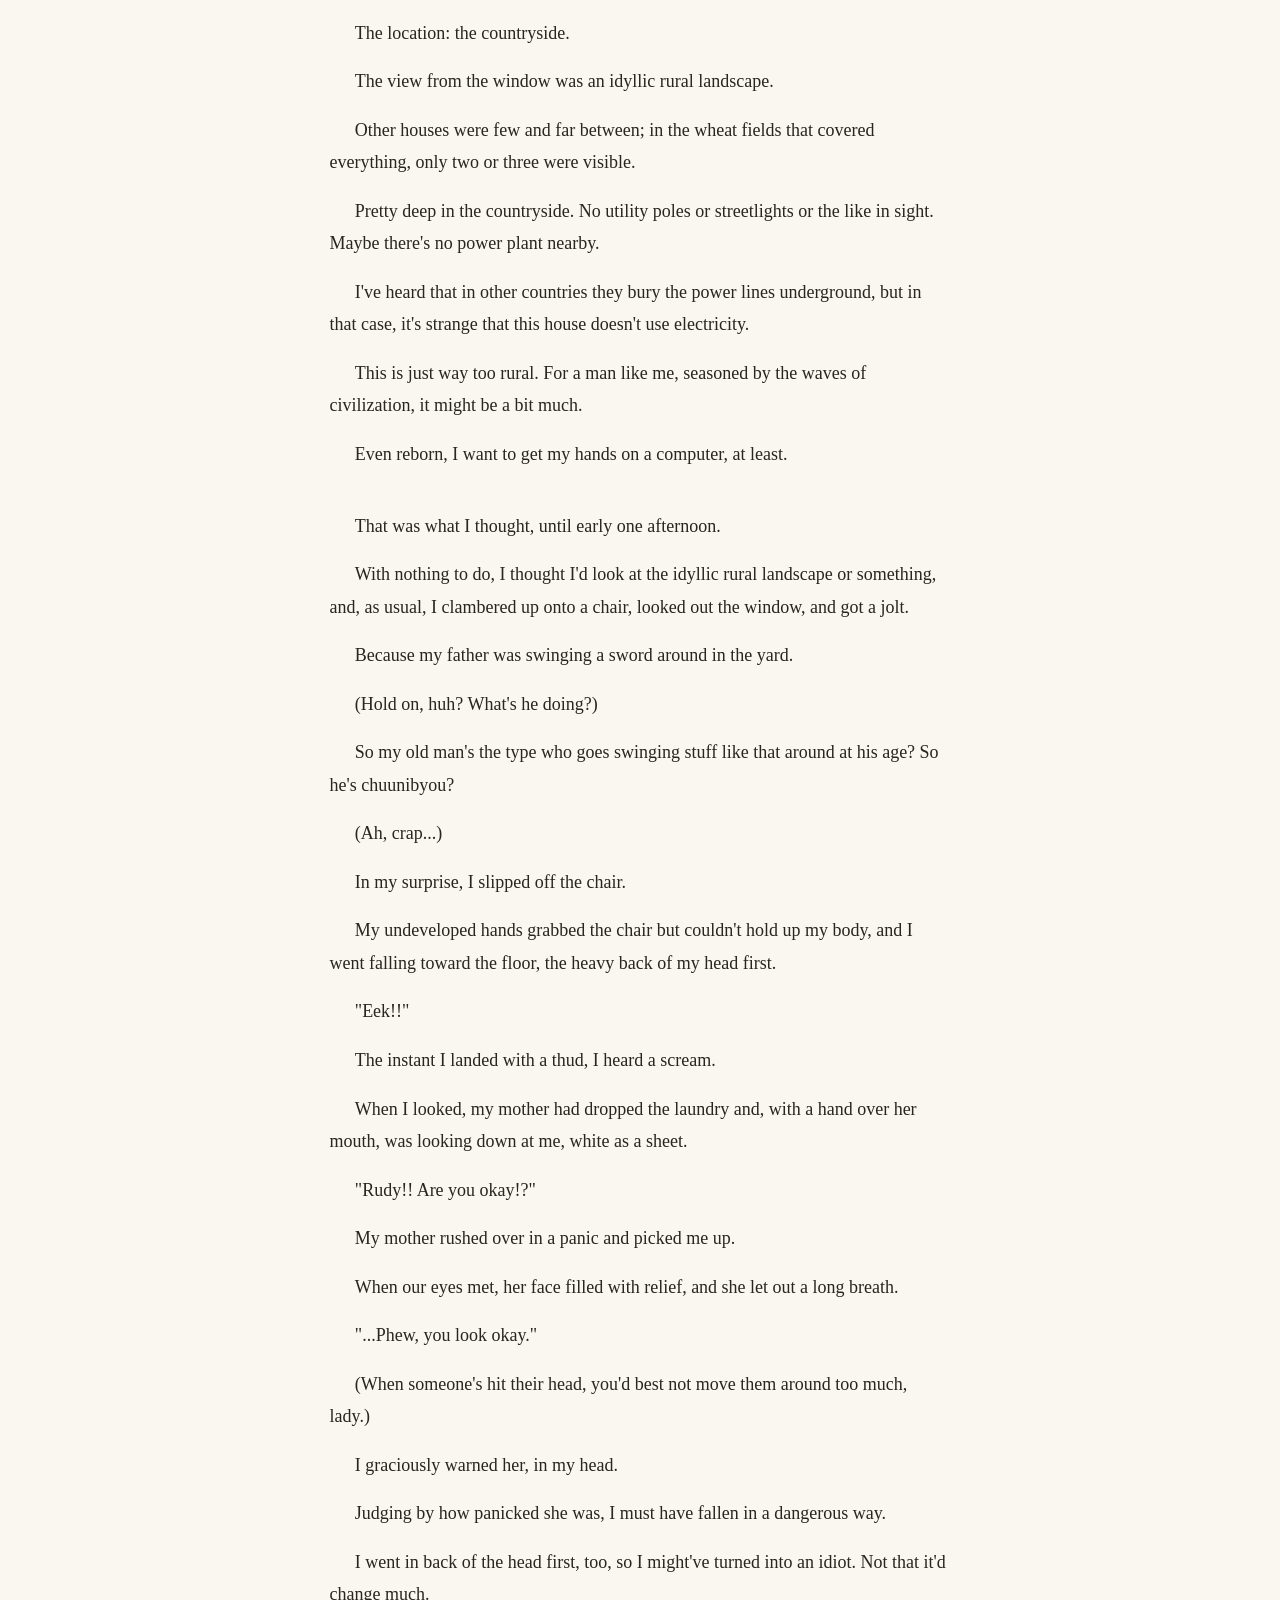
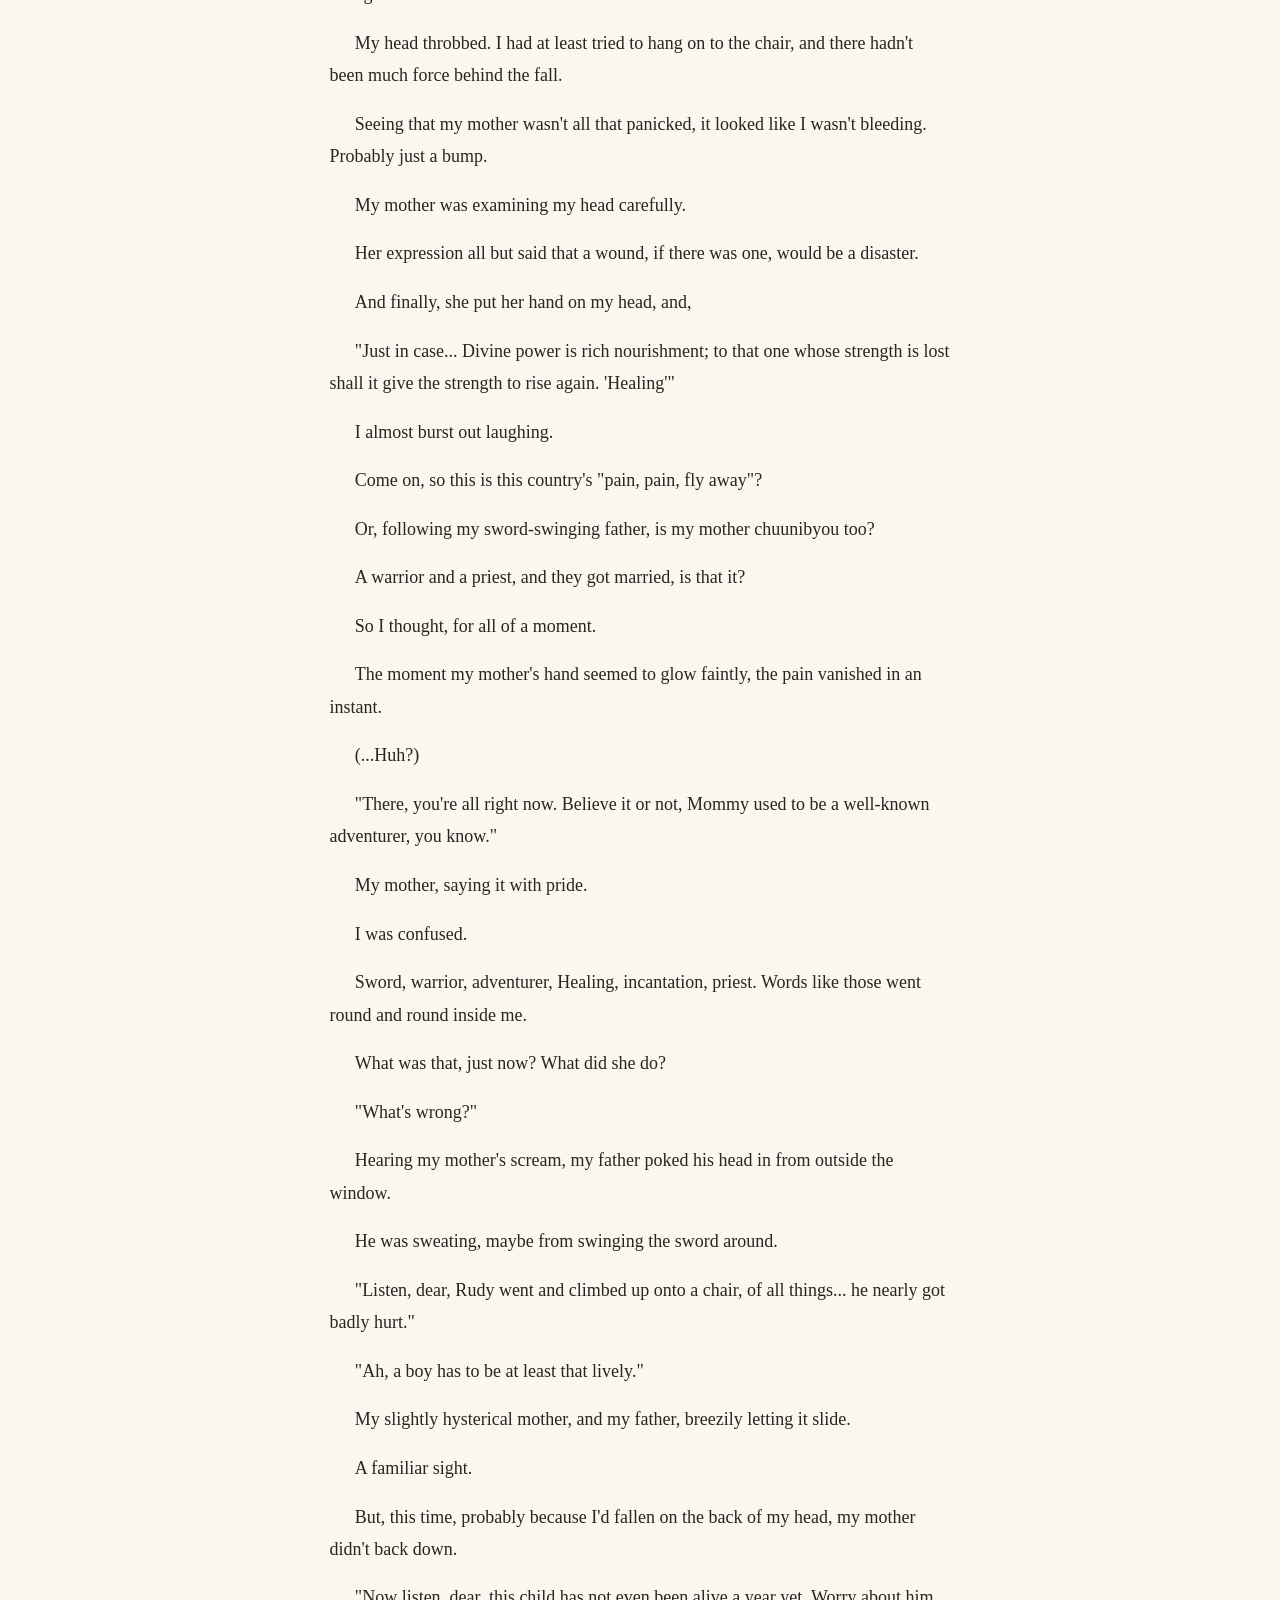
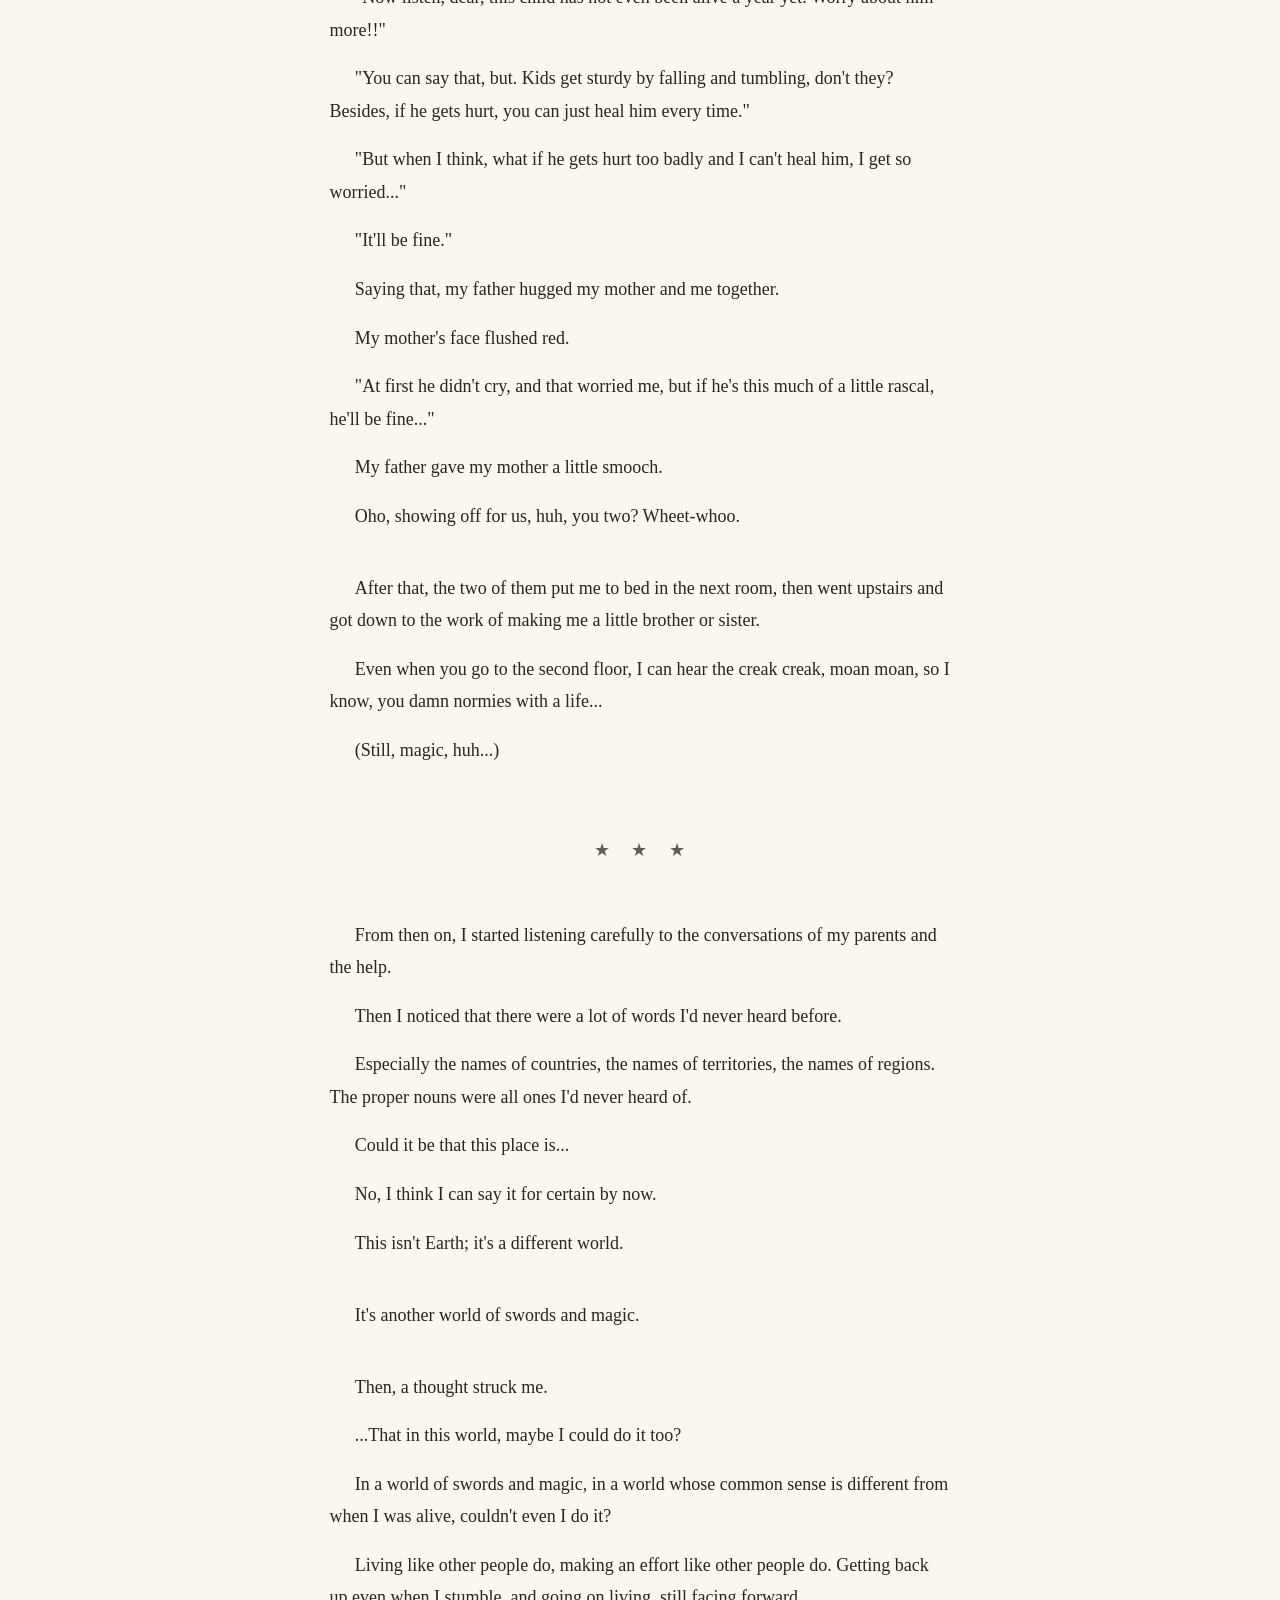
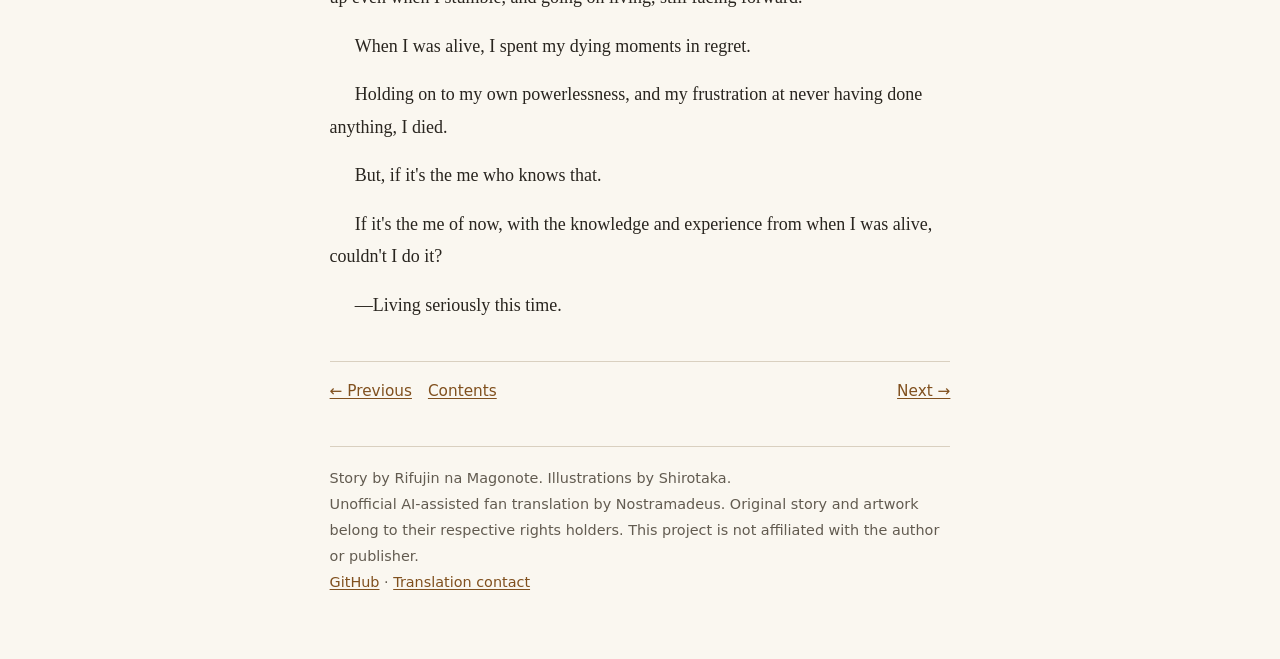
<file: vol01/ch01.html>
<!doctype html>
<html lang="en"><head><meta charset="utf-8"><meta name="viewport" content="width=device-width,initial-scale=1">
<title>Episode 1: Did You Mean: Another World — Mushoku Tensei · Volume 1</title>
<link rel="stylesheet" href="../assets/reader.css"></head>
<body data-chapter="ch01" data-title="Episode 1: Did You Mean: Another World"><a class="skip" href="#main">Skip to reading</a>
<header class="toolbar"><div class="toolbar-inner"><a class="toolbar-home" href="../index.html">Mushoku Tensei · Volume 1</a>
<label for="font-size">Text size <select id="font-size"><option value="100">Normal</option><option value="112">Larger</option><option value="125">Large</option><option value="140">Largest</option></select></label>
<label for="theme">Theme <select id="theme"><option value="auto">Automatic</option><option value="light">Light</option><option value="dark">Dark</option></select></label>
</div></header>
<main id="main"><p class="eyebrow">Volume 1 · Unofficial AI-assisted fan translation</p><h1>Episode 1: Did You Mean: Another World</h1>
<p class="prose-row prose" id="v01.c01.p0001" data-kind="p">When I woke up, the first thing I felt was the glare.</p>
<p class="prose-row prose" id="v01.c01.p0002" data-kind="p">Light spread across my whole field of vision, and I narrowed my eyes in discomfort.</p>
<p class="prose-row prose" id="v01.c01.p0003" data-kind="p">As my eyes gradually adjusted, I could tell that a young blonde woman was peering down at me.</p>
<p class="prose-row prose" id="v01.c01.p0004" data-kind="p">A beautiful girl... no, I'd call her a beautiful woman.</p>
<p class="prose-row prose" id="v01.c01.p0005" data-kind="p">(Who's this?)</p>
<p class="prose-row prose" id="v01.c01.p0006" data-kind="p">Beside her was a brown-haired man, also still young, turning an awkward smile on me.</p>
<p class="prose-row prose" id="v01.c01.p0007" data-kind="p">A strong-looking, selfish-looking guy. The muscles on him were insane.</p>
<p class="prose-row prose" id="v01.c01.p0008" data-kind="p">Brown hair, selfish-looking, all that... a DQN-ish guy like this should set off an allergic reaction in me on sight, but strangely, I felt no disgust.</p>
<p class="prose-row prose" id="v01.c01.p0009" data-kind="p">Probably, it was because his hair wasn't dyed. It was a pretty brown.</p>
<p class="prose-row prose" id="v01.c01.p0010" data-kind="p">"──××──××××"</p>
<p class="prose-row prose" id="v01.c01.p0011" data-kind="p">The woman looked at me, smiled brightly, and said something.</p>
<p class="prose-row prose" id="v01.c01.p0012" data-kind="p">What is she saying, I wonder. It's somehow muffled and hard to make out, and I don't understand it at all.</p>
<p class="prose-row prose" id="v01.c01.p0013" data-kind="p">Could it be that it's not Japanese?</p>
<p class="prose-row prose" id="v01.c01.p0014" data-kind="p">"────×××××───×××..."</p>
<p class="prose-row prose" id="v01.c01.p0015" data-kind="p">The man, too, answered with a slack, easy face. No, really, I have no idea what they're saying.</p>
<p class="prose-row prose" id="v01.c01.p0016" data-kind="p">"──××──×××"</p>
<p class="prose-row prose" id="v01.c01.p0017" data-kind="p">From somewhere, I heard a third voice.</p>
<p class="prose-row prose" id="v01.c01.p0018" data-kind="p">I couldn't see them.</p>
<p class="prose-row prose" id="v01.c01.p0019" data-kind="p">I tried to sit up and ask where this was, and who they might be.</p>
<p class="prose-row prose" id="v01.c01.p0020" data-kind="p">I may have been a shut-in, but it's not like I'm socially crippled.</p>
<p class="prose-row prose" id="v01.c01.p0021" data-kind="p">I can manage that much.</p>
<div class="blank" id="v01.c01.p0022" data-kind="blank" aria-hidden="true"></div>
<p class="prose-row prose" id="v01.c01.p0023" data-kind="p">"Aah, uwaah."</p>
<div class="blank" id="v01.c01.p0024" data-kind="blank" aria-hidden="true"></div>
<p class="prose-row prose" id="v01.c01.p0025" data-kind="p">Or so I meant to, but what came out of my mouth was a sound I couldn't tell apart as either a groan or a gasp.</p>
<p class="prose-row prose" id="v01.c01.p0026" data-kind="p">My body wouldn't move, either.</p>
<p class="prose-row prose" id="v01.c01.p0027" data-kind="p">I could feel my fingertips and arms moving, but I couldn't lift my upper body.</p>
<p class="prose-row prose" id="v01.c01.p0028" data-kind="p">"×××───××××××"</p>
<p class="prose-row prose" id="v01.c01.p0029" data-kind="p">And, just as I thought that, the man picked me up in his arms.</p>
<p class="prose-row prose" id="v01.c01.p0030" data-kind="p">Seriously? Over 100 kilos of me, and he picks me up this easily...</p>
<p class="prose-row prose" id="v01.c01.p0031" data-kind="p">No, if I'd been bedridden for dozens of days, I'd have lost weight, I guess.</p>
<p class="prose-row prose" id="v01.c01.p0032" data-kind="p">It was that bad an accident. Odds are good I'm missing an arm or a leg, too.</p>
<p class="prose-row prose" id="v01.c01.p0033" data-kind="p">(What a living hell...)</p>
<p class="prose-row prose" id="v01.c01.p0034" data-kind="p">That day.</p>
<p class="prose-row prose" id="v01.c01.p0035" data-kind="p">That was the kind of thing I was thinking.</p>
<div class="blank" id="v01.c01.p0036" data-kind="blank" aria-hidden="true"></div>
<div class="scene-break" id="v01.c01.p0037" data-kind="break" role="separator" aria-label="Scene break">★　★　★</div>
<div class="blank" id="v01.c01.p0038" data-kind="blank" aria-hidden="true"></div>
<p class="prose-row prose" id="v01.c01.p0039" data-kind="p">A month went by.</p>
<p class="prose-row prose" id="v01.c01.p0040" data-kind="p">Apparently, I had been reborn. I had finally managed to swallow that fact.</p>
<p class="prose-row prose" id="v01.c01.p0041" data-kind="p">I was a baby.</p>
<p class="prose-row prose" id="v01.c01.p0042" data-kind="p">Being picked up, having my head supported, and getting my own body into view was how I finally confirmed it.</p>
<p class="prose-row prose" id="v01.c01.p0043" data-kind="p">I don't know why my memories of my previous life stuck around, but it's not like them sticking around is a problem.</p>
<p class="prose-row prose" id="v01.c01.p0044" data-kind="p">Reincarnation with your memories intact—everybody's had that fantasy at least once.</p>
<p class="prose-row prose" id="v01.c01.p0045" data-kind="p">Not that I ever thought that fantasy would come true for real...</p>
<p class="prose-row prose" id="v01.c01.p0046" data-kind="p">The man and woman I saw first after I woke up were, it seemed, my parents.</p>
<p class="prose-row prose" id="v01.c01.p0047" data-kind="p">As for their age, early twenties or so, I'd guess.</p>
<p class="prose-row prose" id="v01.c01.p0048" data-kind="p">Clearly younger than I was in my previous life.</p>
<p class="prose-row prose" id="v01.c01.p0049" data-kind="p">From where I stood at thirty-four, you could even call them youngsters.</p>
<p class="prose-row prose" id="v01.c01.p0050" data-kind="p">Making a kid at that age. I'm downright jealous.</p>
<p class="prose-row prose" id="v01.c01.p0051" data-kind="p">I'd noticed it from the first day, but apparently this wasn't Japan.</p>
<p class="prose-row prose" id="v01.c01.p0052" data-kind="p">The language was different, my parents' features weren't Japanese, and their clothes looked somehow like folk costumes.</p>
<p class="prose-row prose" id="v01.c01.p0053" data-kind="p">There was nothing that looked like a home appliance, either (a person in a maid outfit was cleaning with a rag), and the dishes, the furniture and so on were crude wooden things. Probably not a developed country.</p>
<p class="prose-row prose" id="v01.c01.p0054" data-kind="p">The lighting, too, wasn't light bulbs; they used candles and lamps.</p>
<p class="prose-row prose" id="v01.c01.p0055" data-kind="p">Then again, it's also possible that they're especially poor and can't even pay the electric bill.</p>
<p class="prose-row prose" id="v01.c01.p0056" data-kind="p">...Could it be that that possibility is the likely one?</p>
<p class="prose-row prose" id="v01.c01.p0057" data-kind="p">Since there was someone who looked like a maid, I'd assumed they must have a fair amount of money, but,</p>
<p class="prose-row prose" id="v01.c01.p0058" data-kind="p">if I think of her as a sister of my father's or my mother's, nothing about it is strange. She'd at least clean the house.</p>
<p class="prose-row prose" id="v01.c01.p0059" data-kind="p">Sure, I wanted to start over, but if I've been born into a family too poor to even pay the electric bill, the future's looking grim.</p>
<div class="blank" id="v01.c01.p0060" data-kind="blank" aria-hidden="true"></div>
<div class="scene-break" id="v01.c01.p0061" data-kind="break" role="separator" aria-label="Scene break">★　★　★</div>
<div class="blank" id="v01.c01.p0062" data-kind="blank" aria-hidden="true"></div>
<p class="prose-row prose" id="v01.c01.p0063" data-kind="p">Another half year went by.</p>
<div class="blank" id="v01.c01.p0064" data-kind="blank" aria-hidden="true"></div>
<p class="prose-row prose" id="v01.c01.p0065" data-kind="p">After half a year of listening to my parents talk, I'd come to understand the language reasonably well.</p>
<p class="prose-row prose" id="v01.c01.p0066" data-kind="p">My grades in English hadn't been very good, but it seems to be true after all that being buried in your own native language slows down how fast you pick up another one. Or is this body's brain just well made, I wonder. Maybe because I'm still so young, I feel like I learn things unusually fast.</p>
<p class="prose-row prose" id="v01.c01.p0067" data-kind="p">By this point, I could at least crawl.</p>
<p class="prose-row prose" id="v01.c01.p0068" data-kind="p">Being able to move around is a wonderful thing.</p>
<p class="prose-row prose" id="v01.c01.p0069" data-kind="p">I had never been so grateful that my body could move.</p>
<p class="prose-row prose" id="v01.c01.p0070" data-kind="p">"The second I take my eyes off him, he's off somewhere."</p>
<p class="prose-row prose" id="v01.c01.p0071" data-kind="p">"Nothing wrong with lively, is there? Right after he was born, he didn't cry at all, and that had us worried."</p>
<p class="prose-row prose" id="v01.c01.p0072" data-kind="p">"He still never cries, does he."</p>
<p class="prose-row prose" id="v01.c01.p0073" data-kind="p">Watching me move around, my parents said things like that.</p>
<p class="prose-row prose" id="v01.c01.p0074" data-kind="p">I'm way past the age of bawling my head off just because I'm a little hungry.</p>
<p class="prose-row prose" id="v01.c01.p0075" data-kind="p">Though, when it comes to things down below, I'll leak sooner or later even if I hold it in, so I take the liberty of letting it rip.</p>
<div class="blank" id="v01.c01.p0076" data-kind="blank" aria-hidden="true"></div>
<p class="prose-row prose" id="v01.c01.p0077" data-kind="p">Crawling or not, once I could move around, I started to figure out all sorts of things.</p>
<p class="prose-row prose" id="v01.c01.p0078" data-kind="p">First, this house: well-off.</p>
<p class="prose-row prose" id="v01.c01.p0079" data-kind="p">The building was a two-story wooden structure, with five or more rooms. They employed one maid.</p>
<p class="prose-row prose" id="v01.c01.p0080" data-kind="p">At first I'd thought the maid might be my aunt, but her manner toward my father and mother was deferential, so she probably wasn't family.</p>
<p class="prose-row prose" id="v01.c01.p0081" data-kind="p">The location: the countryside.</p>
<p class="prose-row prose" id="v01.c01.p0082" data-kind="p">The view from the window was an idyllic rural landscape.</p>
<p class="prose-row prose" id="v01.c01.p0083" data-kind="p">Other houses were few and far between; in the wheat fields that covered everything, only two or three were visible.</p>
<p class="prose-row prose" id="v01.c01.p0084" data-kind="p">Pretty deep in the countryside. No utility poles or streetlights or the like in sight. Maybe there's no power plant nearby.</p>
<p class="prose-row prose" id="v01.c01.p0085" data-kind="p">I've heard that in other countries they bury the power lines underground, but in that case, it's strange that this house doesn't use electricity.</p>
<p class="prose-row prose" id="v01.c01.p0086" data-kind="p">This is just way too rural. For a man like me, seasoned by the waves of civilization, it might be a bit much.</p>
<p class="prose-row prose" id="v01.c01.p0087" data-kind="p">Even reborn, I want to get my hands on a computer, at least.</p>
<div class="blank" id="v01.c01.p0088" data-kind="blank" aria-hidden="true"></div>
<p class="prose-row prose" id="v01.c01.p0089" data-kind="p">That was what I thought, until early one afternoon.</p>
<p class="prose-row prose" id="v01.c01.p0090" data-kind="p">With nothing to do, I thought I'd look at the idyllic rural landscape or something, and, as usual, I clambered up onto a chair, looked out the window, and got a jolt.</p>
<p class="prose-row prose" id="v01.c01.p0091" data-kind="p">Because my father was swinging a sword around in the yard.</p>
<p class="prose-row prose" id="v01.c01.p0092" data-kind="p">(Hold on, huh? What's he doing?)</p>
<p class="prose-row prose" id="v01.c01.p0093" data-kind="p">So my old man's the type who goes swinging stuff like that around at his age? So he's chuunibyou?</p>
<p class="prose-row prose" id="v01.c01.p0094" data-kind="p">(Ah, crap...)</p>
<p class="prose-row prose" id="v01.c01.p0095" data-kind="p">In my surprise, I slipped off the chair.</p>
<p class="prose-row prose" id="v01.c01.p0096" data-kind="p">My undeveloped hands grabbed the chair but couldn't hold up my body, and I went falling toward the floor, the heavy back of my head first.</p>
<p class="prose-row prose" id="v01.c01.p0097" data-kind="p">"Eek!!"</p>
<p class="prose-row prose" id="v01.c01.p0098" data-kind="p">The instant I landed with a thud, I heard a scream.</p>
<p class="prose-row prose" id="v01.c01.p0099" data-kind="p">When I looked, my mother had dropped the laundry and, with a hand over her mouth, was looking down at me, white as a sheet.</p>
<p class="prose-row prose" id="v01.c01.p0100" data-kind="p">"Rudy!! Are you okay!?"</p>
<p class="prose-row prose" id="v01.c01.p0101" data-kind="p">My mother rushed over in a panic and picked me up.</p>
<p class="prose-row prose" id="v01.c01.p0102" data-kind="p">When our eyes met, her face filled with relief, and she let out a long breath.</p>
<p class="prose-row prose" id="v01.c01.p0103" data-kind="p">"...Phew, you look okay."</p>
<p class="prose-row prose" id="v01.c01.p0104" data-kind="p">(When someone's hit their head, you'd best not move them around too much, lady.)</p>
<p class="prose-row prose" id="v01.c01.p0105" data-kind="p">I graciously warned her, in my head.</p>
<p class="prose-row prose" id="v01.c01.p0106" data-kind="p">Judging by how panicked she was, I must have fallen in a dangerous way.</p>
<p class="prose-row prose" id="v01.c01.p0107" data-kind="p">I went in back of the head first, too, so I might've turned into an idiot. Not that it'd change much.</p>
<p class="prose-row prose" id="v01.c01.p0108" data-kind="p">My head throbbed. I had at least tried to hang on to the chair, and there hadn't been much force behind the fall.</p>
<p class="prose-row prose" id="v01.c01.p0109" data-kind="p">Seeing that my mother wasn't all that panicked, it looked like I wasn't bleeding. Probably just a bump.</p>
<p class="prose-row prose" id="v01.c01.p0110" data-kind="p">My mother was examining my head carefully.</p>
<p class="prose-row prose" id="v01.c01.p0111" data-kind="p">Her expression all but said that a wound, if there was one, would be a disaster.</p>
<p class="prose-row prose" id="v01.c01.p0112" data-kind="p">And finally, she put her hand on my head, and,</p>
<p class="prose-row prose" id="v01.c01.p0113" data-kind="p">"Just in case... Divine power is rich nourishment; to that one whose strength is lost shall it give the strength to rise again. 'Healing'"</p>
<p class="prose-row prose" id="v01.c01.p0114" data-kind="p">I almost burst out laughing.</p>
<p class="prose-row prose" id="v01.c01.p0115" data-kind="p">Come on, so this is this country's "pain, pain, fly away"?</p>
<p class="prose-row prose" id="v01.c01.p0116" data-kind="p">Or, following my sword-swinging father, is my mother chuunibyou too?</p>
<p class="prose-row prose" id="v01.c01.p0117" data-kind="p">A warrior and a priest, and they got married, is that it?</p>
<p class="prose-row prose" id="v01.c01.p0118" data-kind="p">So I thought, for all of a moment.</p>
<p class="prose-row prose" id="v01.c01.p0119" data-kind="p">The moment my mother's hand seemed to glow faintly, the pain vanished in an instant.</p>
<p class="prose-row prose" id="v01.c01.p0120" data-kind="p">(...Huh?)</p>
<p class="prose-row prose" id="v01.c01.p0121" data-kind="p">"There, you're all right now. Believe it or not, Mommy used to be a well-known adventurer, you know."</p>
<p class="prose-row prose" id="v01.c01.p0122" data-kind="p">My mother, saying it with pride.</p>
<p class="prose-row prose" id="v01.c01.p0123" data-kind="p">I was confused.</p>
<p class="prose-row prose" id="v01.c01.p0124" data-kind="p">Sword, warrior, adventurer, Healing, incantation, priest. Words like those went round and round inside me.</p>
<p class="prose-row prose" id="v01.c01.p0125" data-kind="p">What was that, just now? What did she do?</p>
<p class="prose-row prose" id="v01.c01.p0126" data-kind="p">"What's wrong?"</p>
<p class="prose-row prose" id="v01.c01.p0127" data-kind="p">Hearing my mother's scream, my father poked his head in from outside the window.</p>
<p class="prose-row prose" id="v01.c01.p0128" data-kind="p">He was sweating, maybe from swinging the sword around.</p>
<p class="prose-row prose" id="v01.c01.p0129" data-kind="p">"Listen, dear, Rudy went and climbed up onto a chair, of all things... he nearly got badly hurt."</p>
<p class="prose-row prose" id="v01.c01.p0130" data-kind="p">"Ah, a boy has to be at least that lively."</p>
<p class="prose-row prose" id="v01.c01.p0131" data-kind="p">My slightly hysterical mother, and my father, breezily letting it slide.</p>
<p class="prose-row prose" id="v01.c01.p0132" data-kind="p">A familiar sight.</p>
<p class="prose-row prose" id="v01.c01.p0133" data-kind="p">But, this time, probably because I'd fallen on the back of my head, my mother didn't back down.</p>
<p class="prose-row prose" id="v01.c01.p0134" data-kind="p">"Now listen, dear, this child has not even been alive a year yet. Worry about him more!!"</p>
<p class="prose-row prose" id="v01.c01.p0135" data-kind="p">"You can say that, but. Kids get sturdy by falling and tumbling, don't they? Besides, if he gets hurt, you can just heal him every time."</p>
<p class="prose-row prose" id="v01.c01.p0136" data-kind="p">"But when I think, what if he gets hurt too badly and I can't heal him, I get so worried..."</p>
<p class="prose-row prose" id="v01.c01.p0137" data-kind="p">"It'll be fine."</p>
<p class="prose-row prose" id="v01.c01.p0138" data-kind="p">Saying that, my father hugged my mother and me together.</p>
<p class="prose-row prose" id="v01.c01.p0139" data-kind="p">My mother's face flushed red.</p>
<p class="prose-row prose" id="v01.c01.p0140" data-kind="p">"At first he didn't cry, and that worried me, but if he's this much of a little rascal, he'll be fine..."</p>
<p class="prose-row prose" id="v01.c01.p0141" data-kind="p">My father gave my mother a little smooch.</p>
<p class="prose-row prose" id="v01.c01.p0142" data-kind="p">Oho, showing off for us, huh, you two? Wheet-whoo.</p>
<div class="blank" id="v01.c01.p0143" data-kind="blank" aria-hidden="true"></div>
<p class="prose-row prose" id="v01.c01.p0144" data-kind="p">After that, the two of them put me to bed in the next room, then went upstairs and got down to the work of making me a little brother or sister.</p>
<p class="prose-row prose" id="v01.c01.p0145" data-kind="p">Even when you go to the second floor, I can hear the creak creak, moan moan, so I know, you damn normies with a life...</p>
<p class="prose-row prose" id="v01.c01.p0146" data-kind="p">(Still, magic, huh...)</p>
<div class="blank" id="v01.c01.p0147" data-kind="blank" aria-hidden="true"></div>
<div class="scene-break" id="v01.c01.p0148" data-kind="break" role="separator" aria-label="Scene break">★　★　★</div>
<div class="blank" id="v01.c01.p0149" data-kind="blank" aria-hidden="true"></div>
<p class="prose-row prose" id="v01.c01.p0150" data-kind="p">From then on, I started listening carefully to the conversations of my parents and the help.</p>
<p class="prose-row prose" id="v01.c01.p0151" data-kind="p">Then I noticed that there were a lot of words I'd never heard before.</p>
<p class="prose-row prose" id="v01.c01.p0152" data-kind="p">Especially the names of countries, the names of territories, the names of regions. The proper nouns were all ones I'd never heard of.</p>
<p class="prose-row prose" id="v01.c01.p0153" data-kind="p">Could it be that this place is...</p>
<p class="prose-row prose" id="v01.c01.p0154" data-kind="p">No, I think I can say it for certain by now.</p>
<p class="prose-row prose" id="v01.c01.p0155" data-kind="p">This isn't Earth; it's a different world.</p>
<div class="blank" id="v01.c01.p0156" data-kind="blank" aria-hidden="true"></div>
<p class="prose-row prose" id="v01.c01.p0157" data-kind="p">It's another world of swords and magic.</p>
<div class="blank" id="v01.c01.p0158" data-kind="blank" aria-hidden="true"></div>
<p class="prose-row prose" id="v01.c01.p0159" data-kind="p">Then, a thought struck me.</p>
<p class="prose-row prose" id="v01.c01.p0160" data-kind="p">...That in this world, maybe I could do it too?</p>
<p class="prose-row prose" id="v01.c01.p0161" data-kind="p">In a world of swords and magic, in a world whose common sense is different from when I was alive, couldn't even I do it?</p>
<p class="prose-row prose" id="v01.c01.p0162" data-kind="p">Living like other people do, making an effort like other people do. Getting back up even when I stumble, and going on living, still facing forward.</p>
<p class="prose-row prose" id="v01.c01.p0163" data-kind="p">When I was alive, I spent my dying moments in regret.</p>
<p class="prose-row prose" id="v01.c01.p0164" data-kind="p">Holding on to my own powerlessness, and my frustration at never having done anything, I died.</p>
<p class="prose-row prose" id="v01.c01.p0165" data-kind="p">But, if it's the me who knows that.</p>
<p class="prose-row prose" id="v01.c01.p0166" data-kind="p">If it's the me of now, with the knowledge and experience from when I was alive, couldn't I do it?</p>
<p class="prose-row prose" id="v01.c01.p0167" data-kind="p">—Living seriously this time.</p>
<nav class="navigation" aria-label="Chapter navigation">
<a rel="prev" href="ch00.html">← Previous</a>
<a href="../index.html">Contents</a>
<a class="next" rel="next" href="ch02.html">Next →</a>
</nav><footer class="credits">Story by Rifujin na Magonote. Illustrations by Shirotaka.<br>Unofficial AI-assisted fan translation by Nostramadeus. Original story and artwork belong to their respective rights holders. This project is not affiliated with the author or publisher.<br><a href="https://github.com/Nostramadeus/mushoku-tensei-en">GitHub</a> · <a href="mailto:afrotankrob@gmail.com">Translation contact</a></footer></main>
<script src="../assets/reader.js"></script></body></html>
</file>
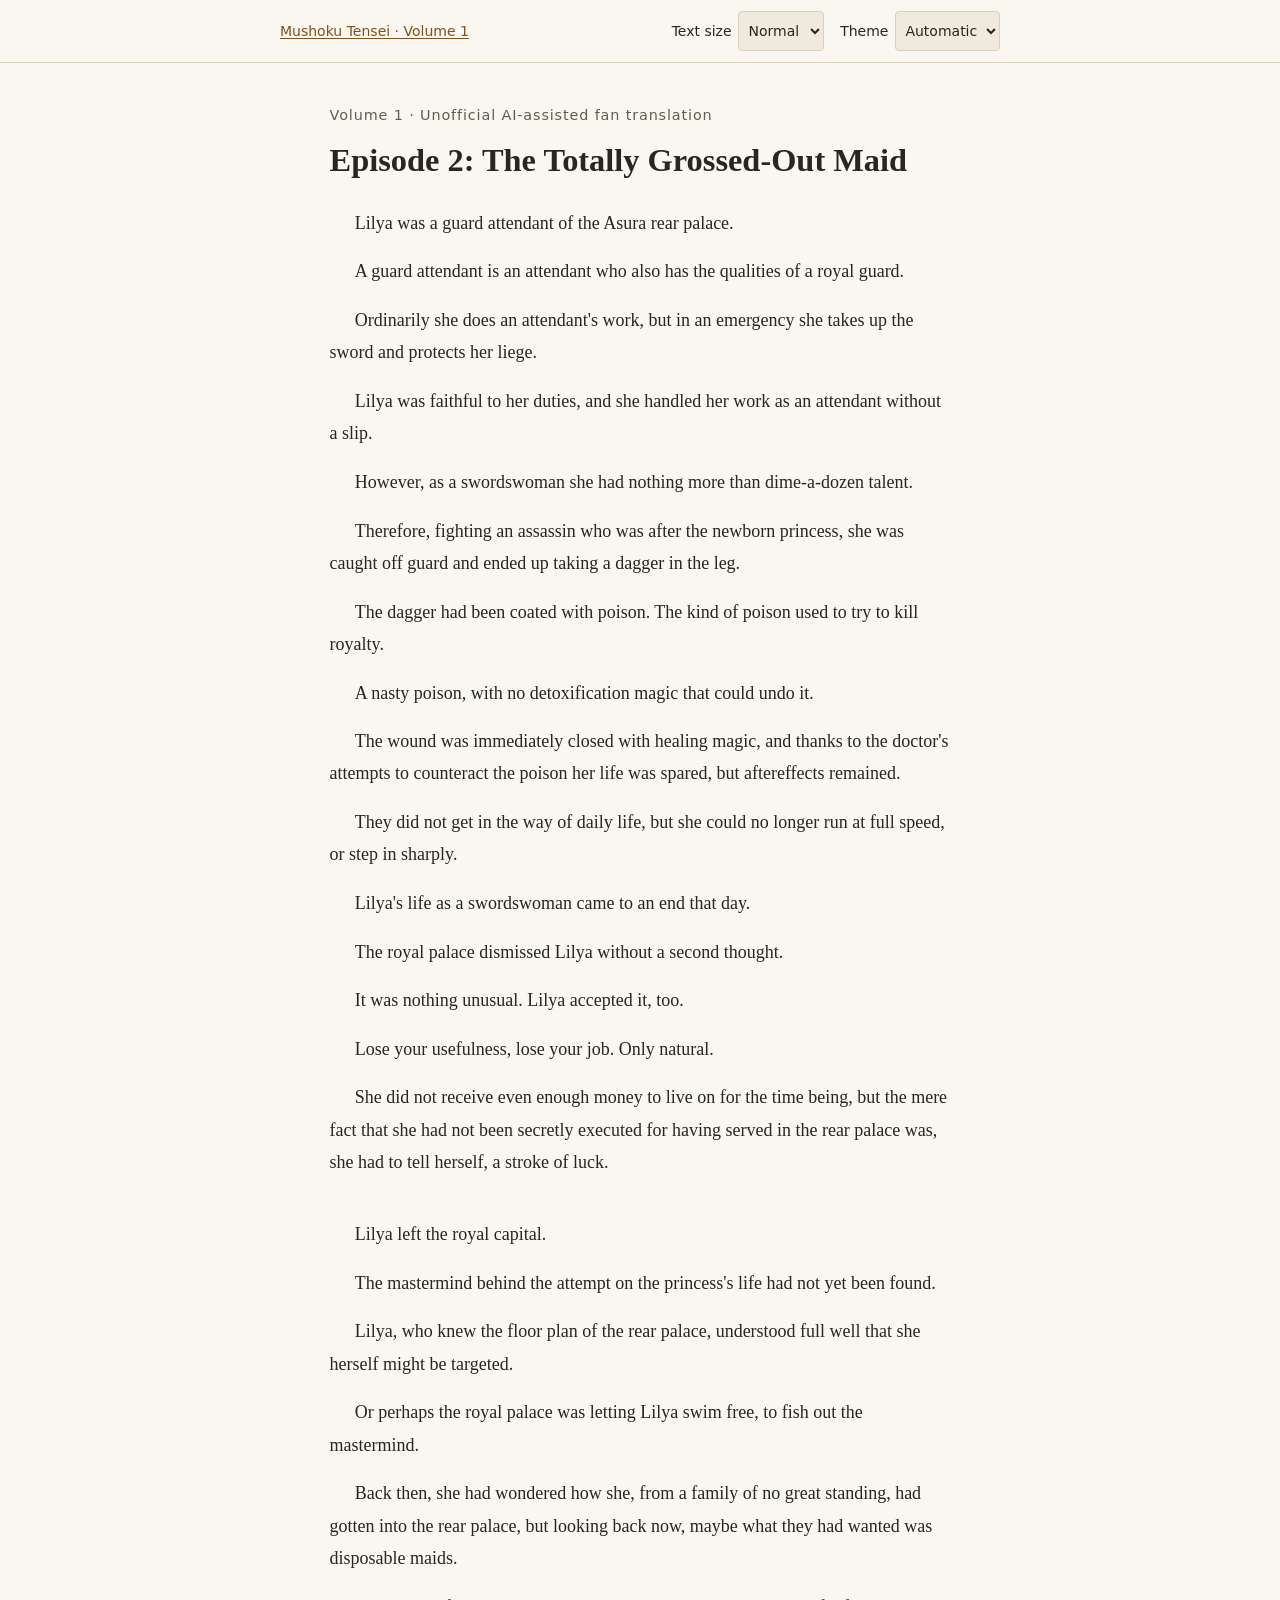
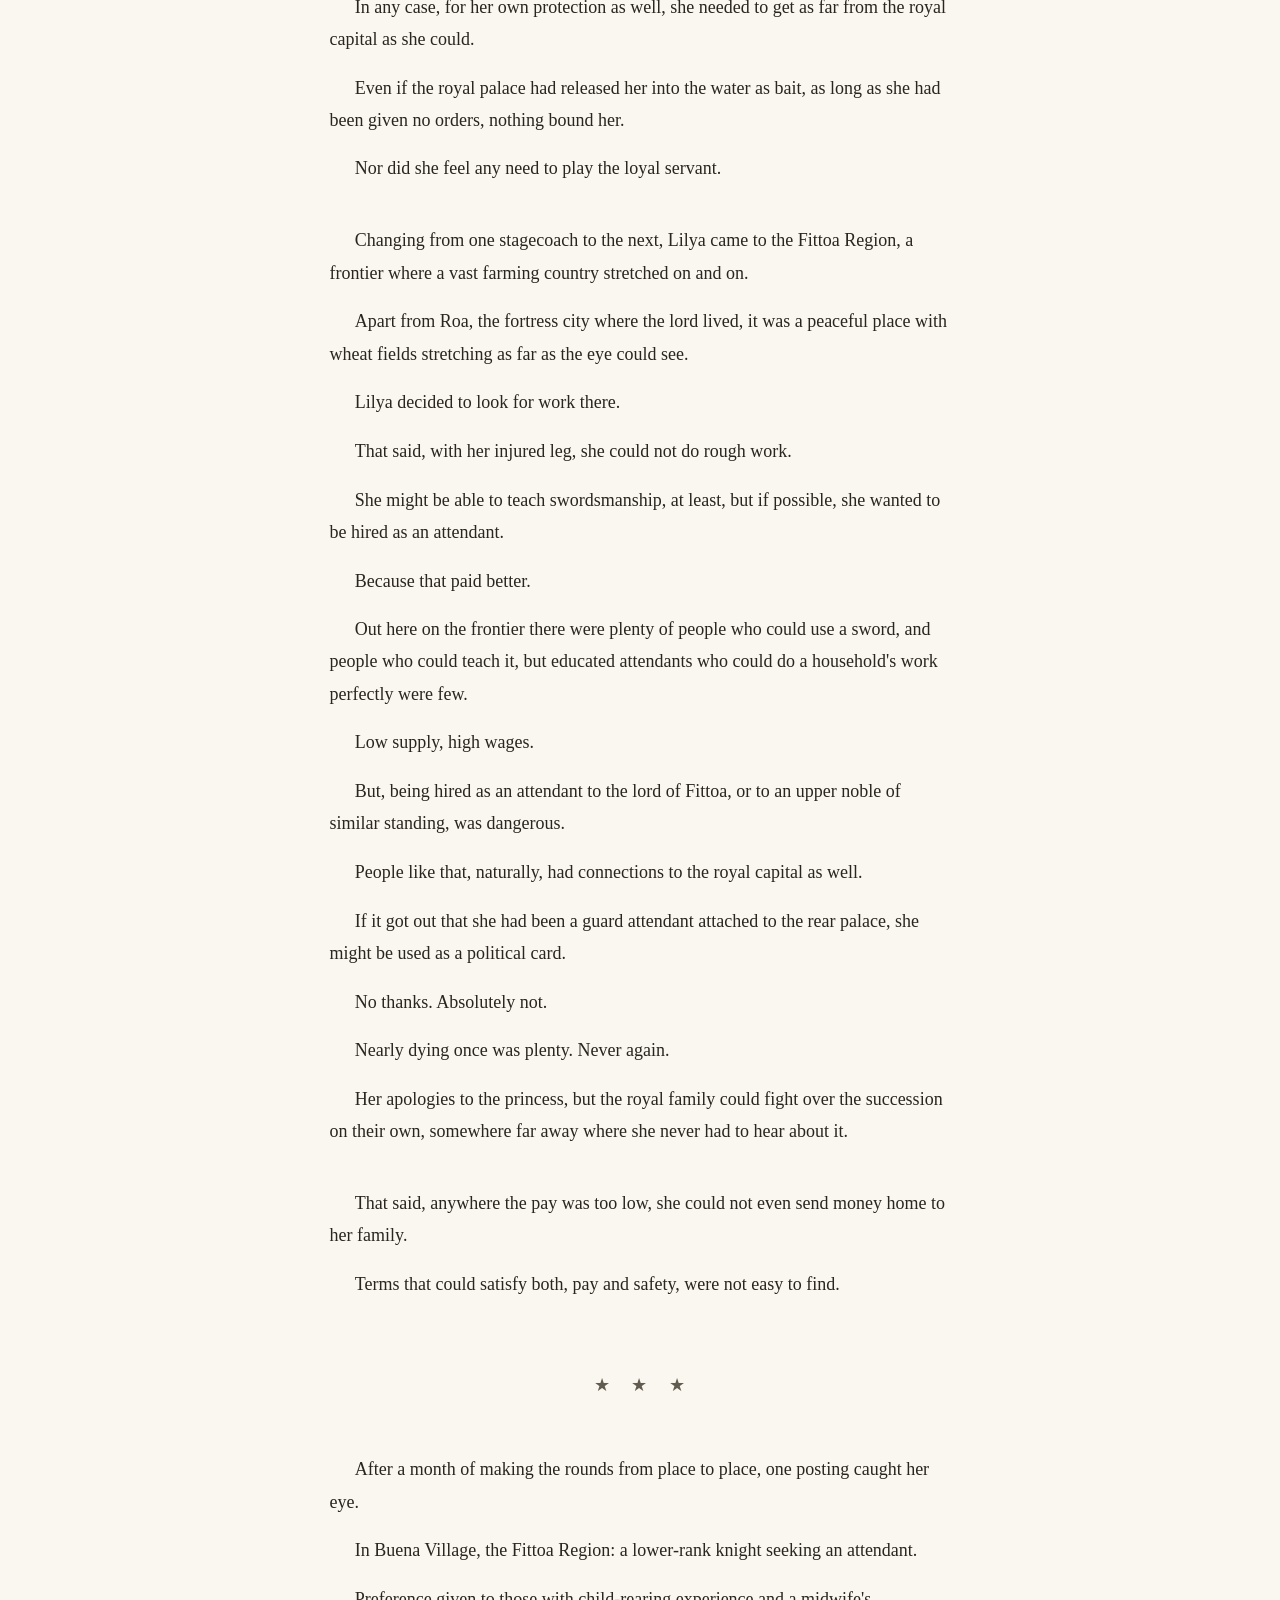
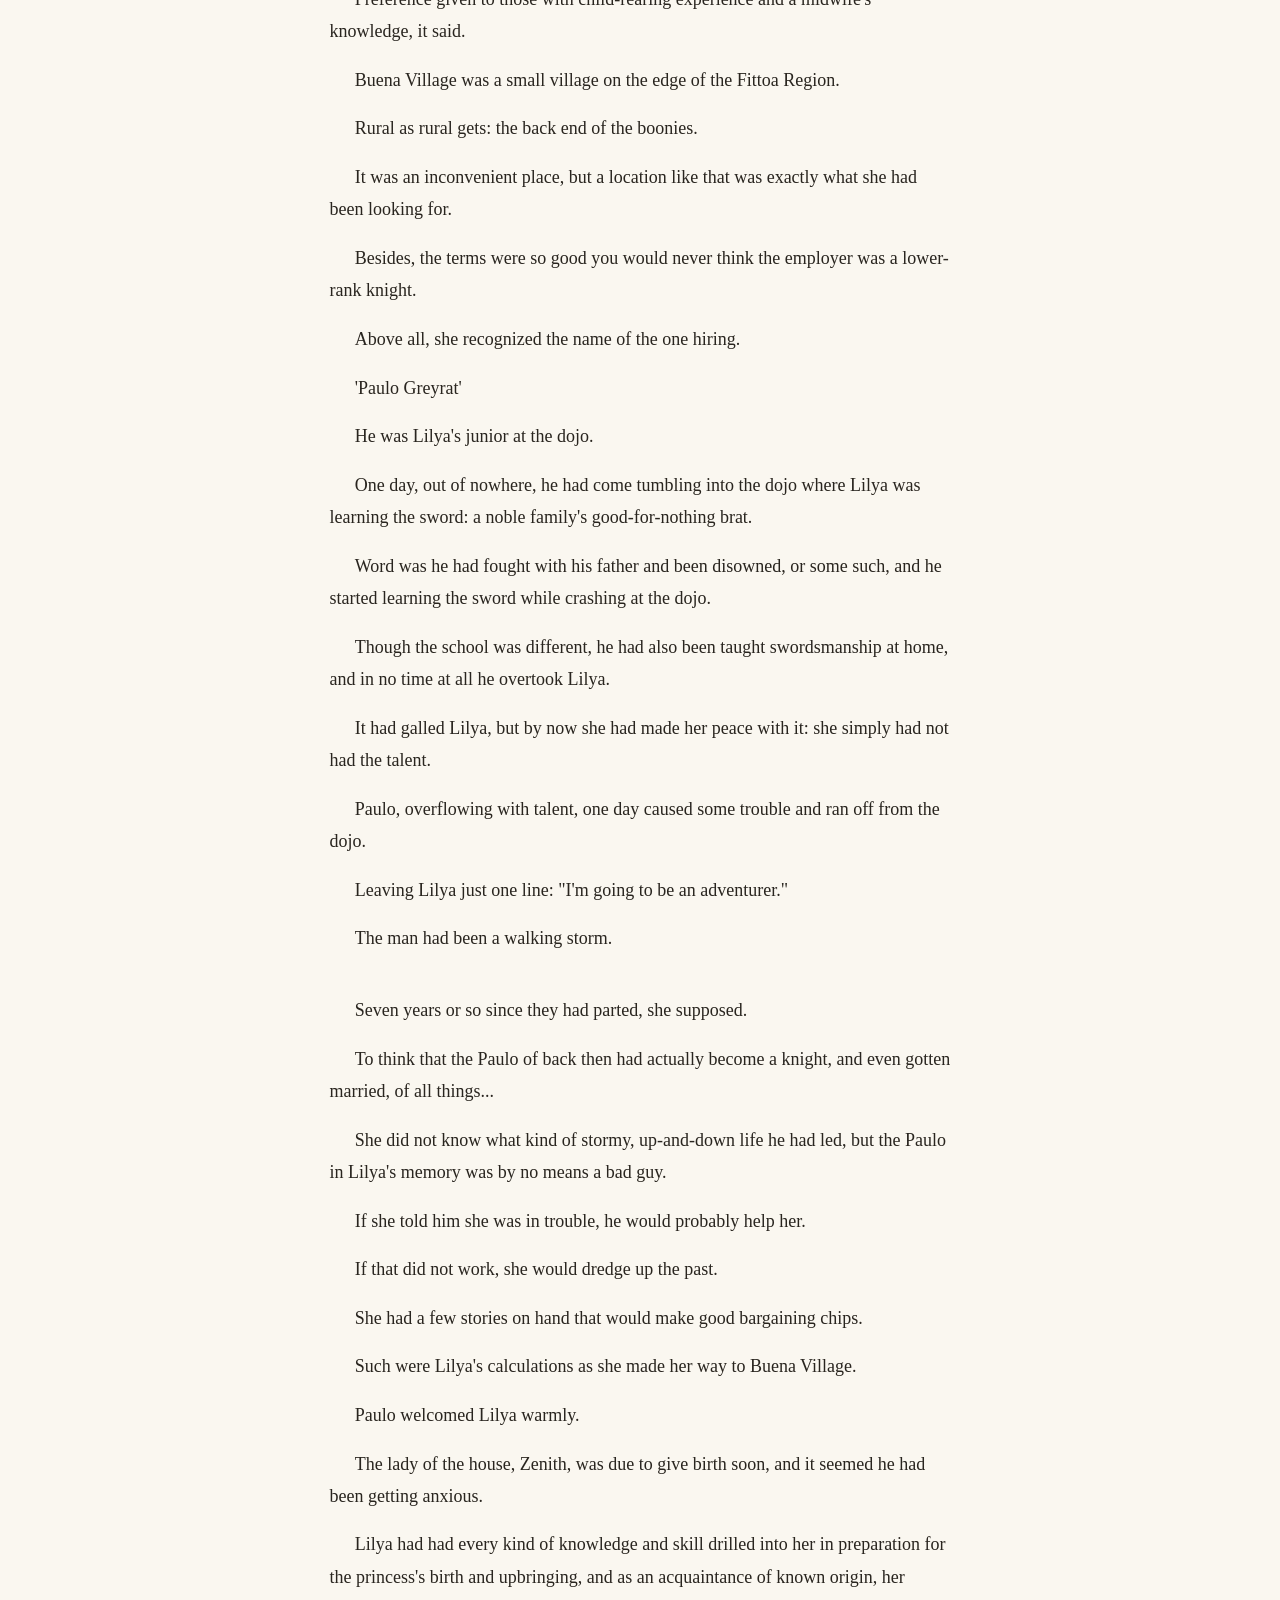
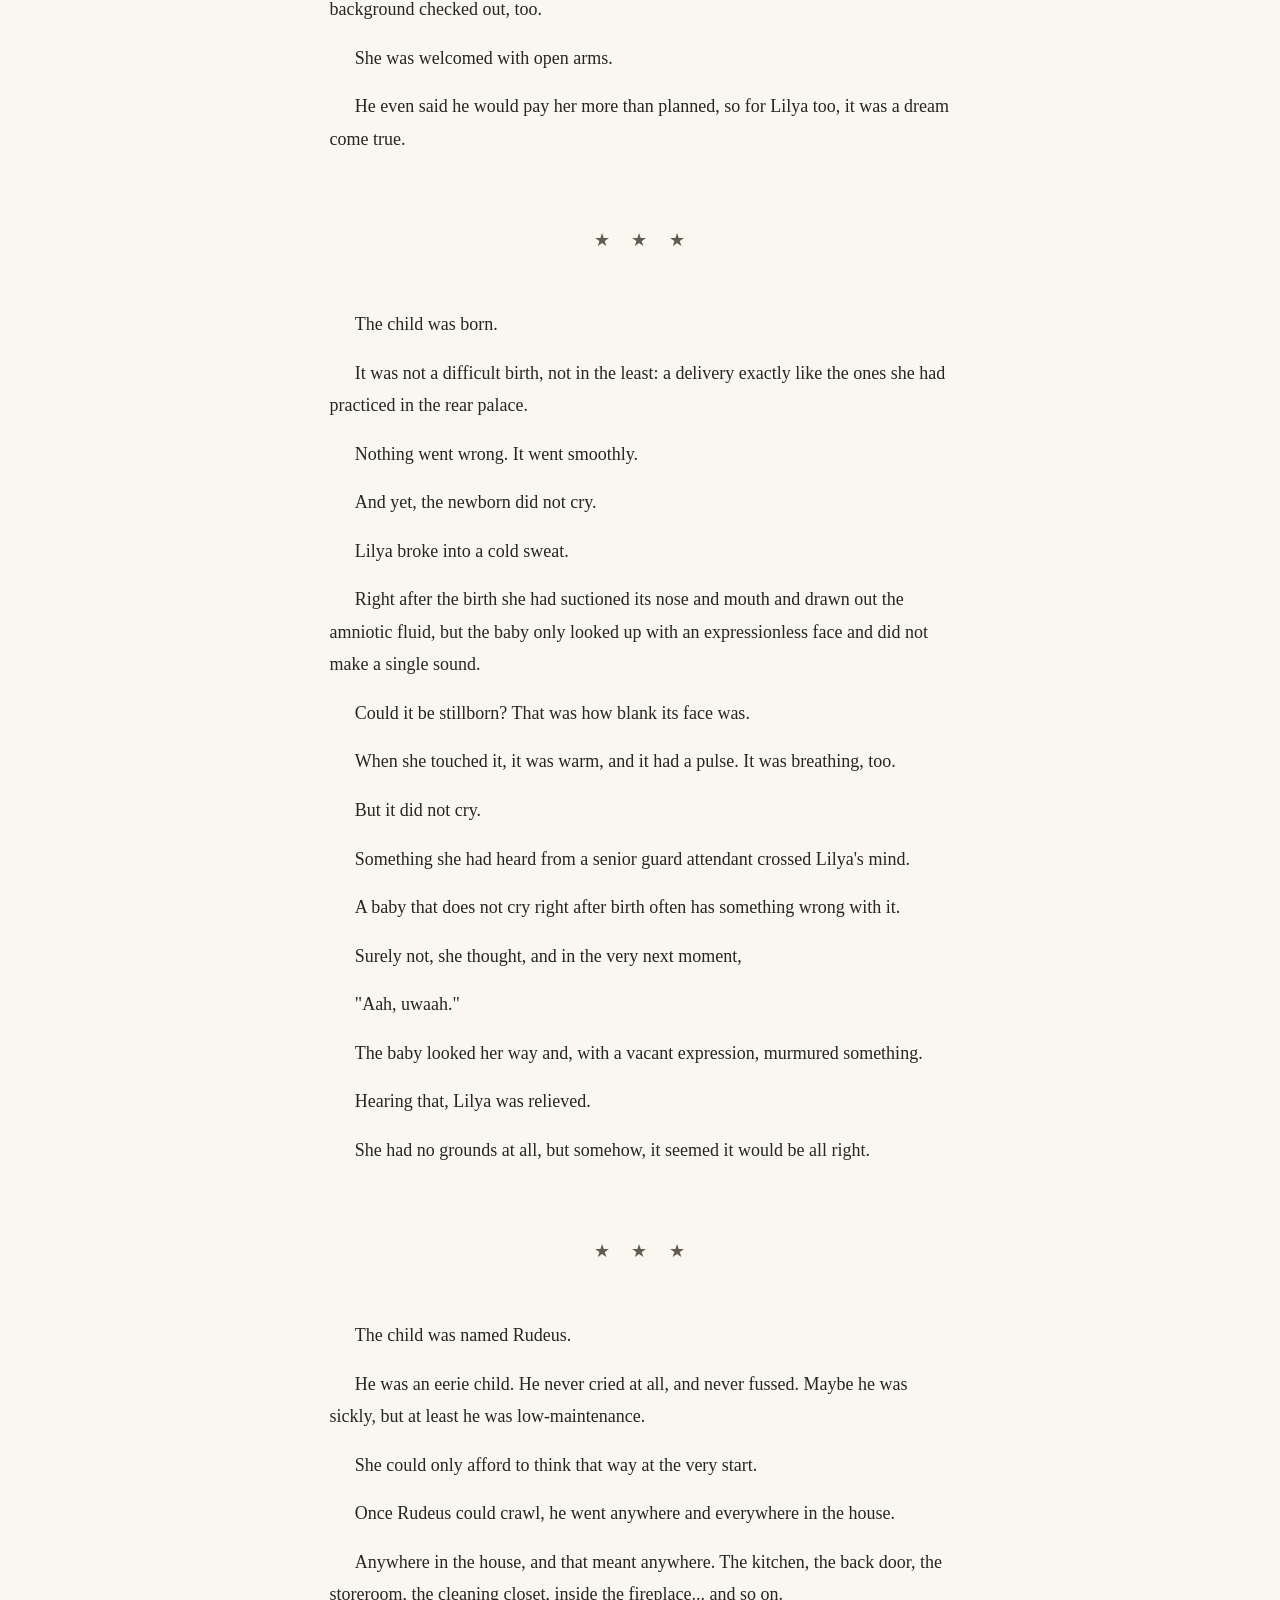
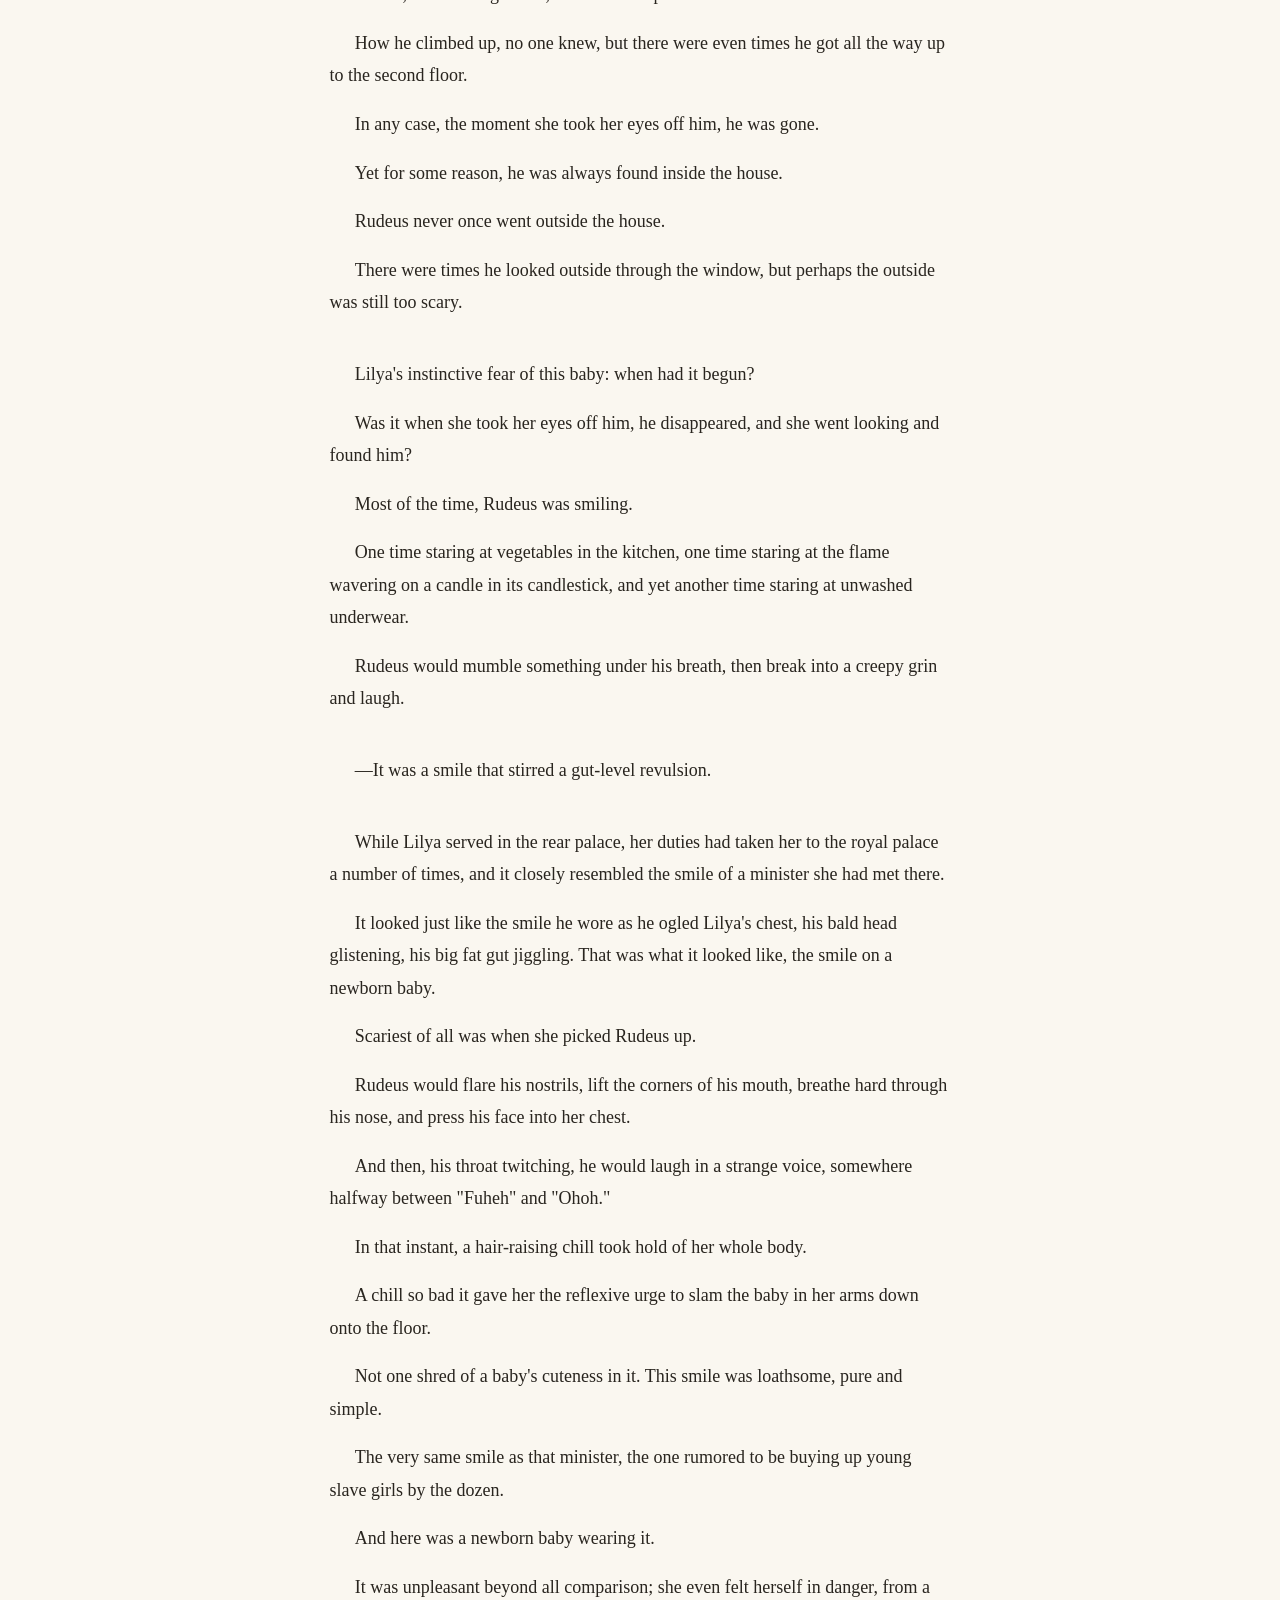
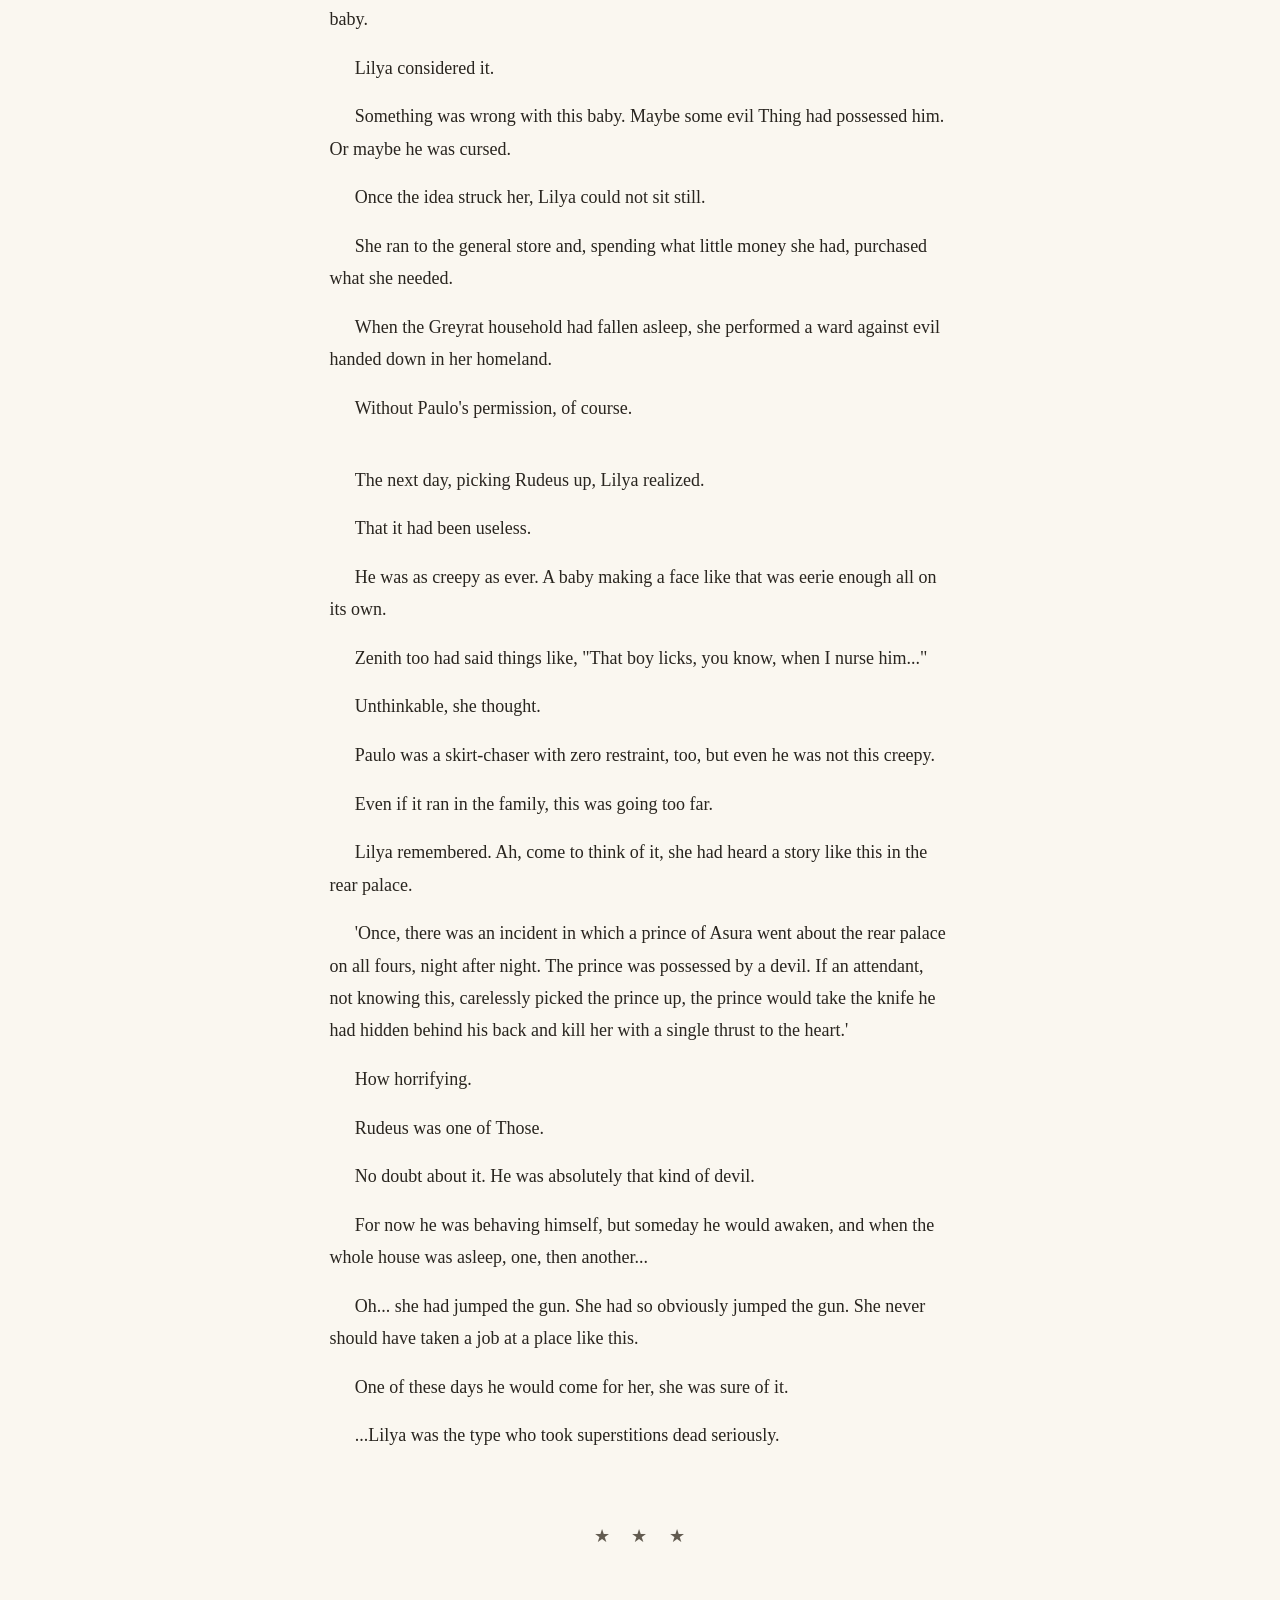
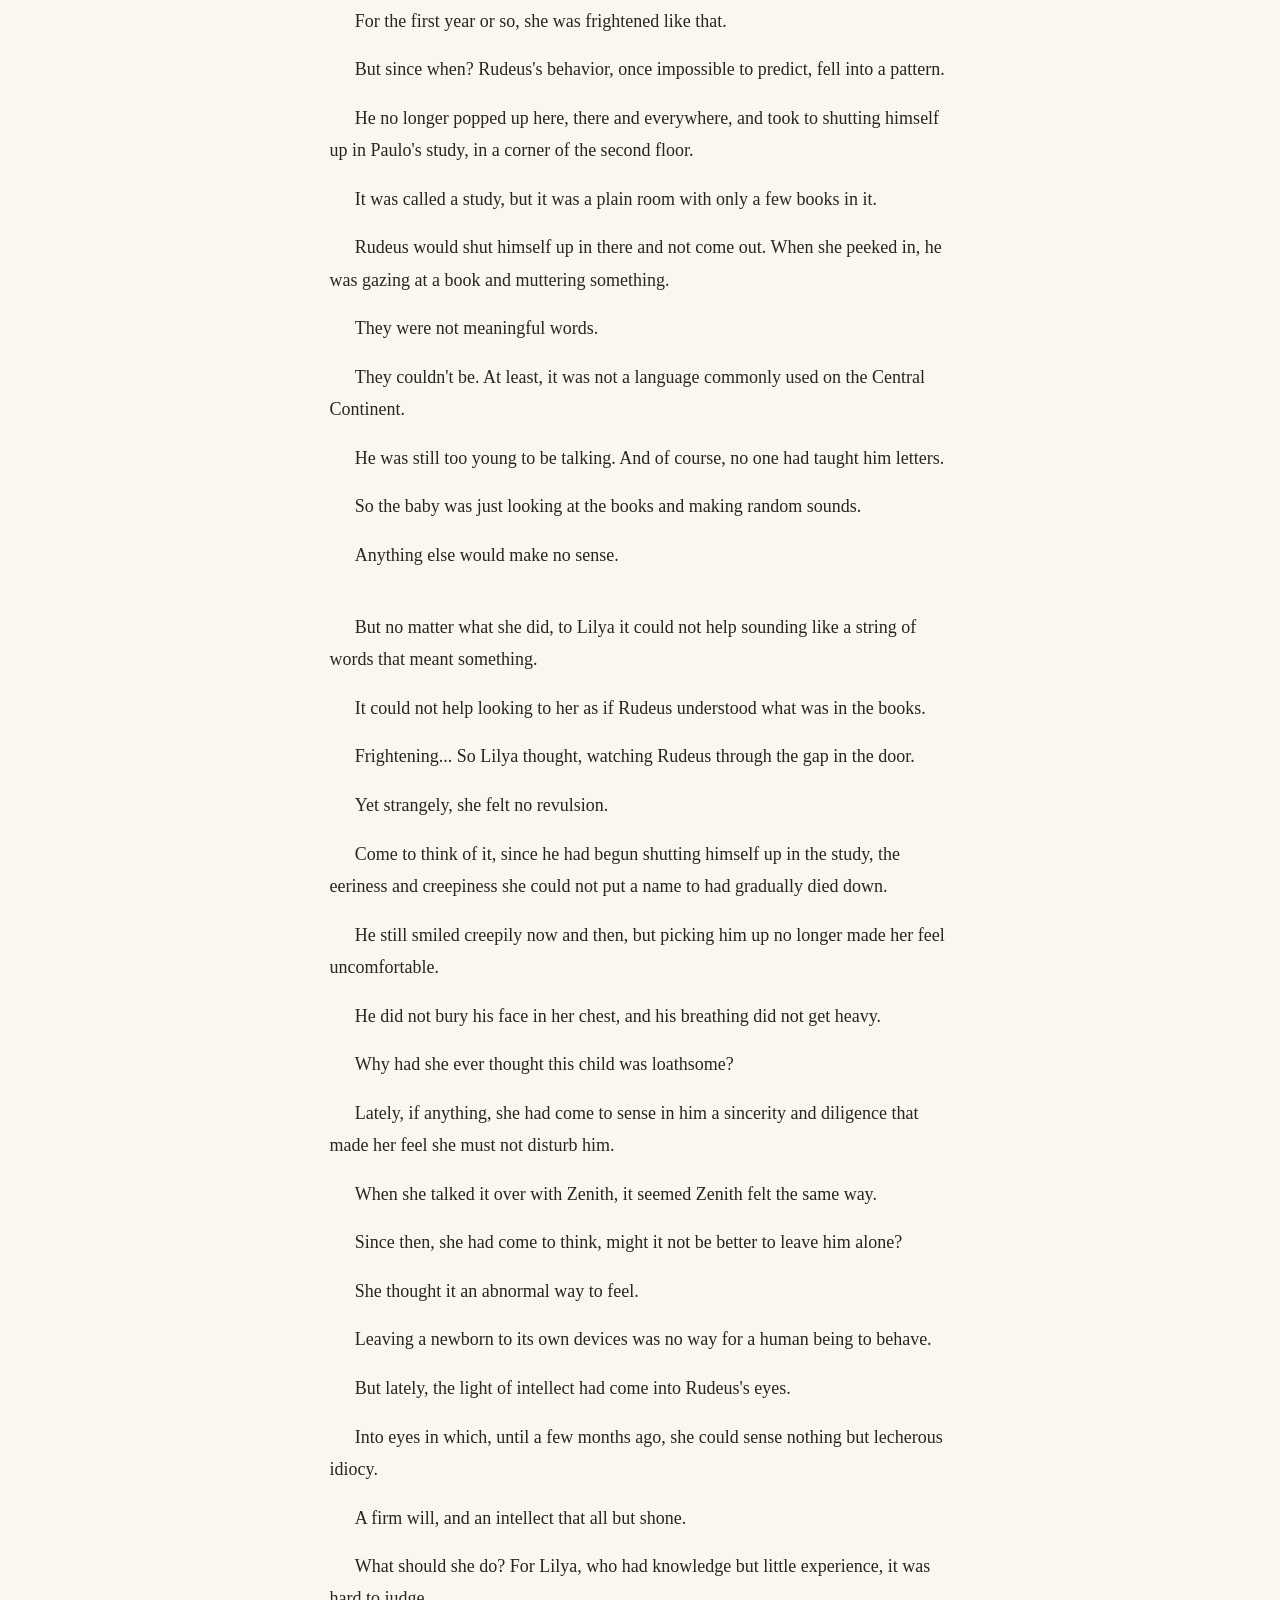
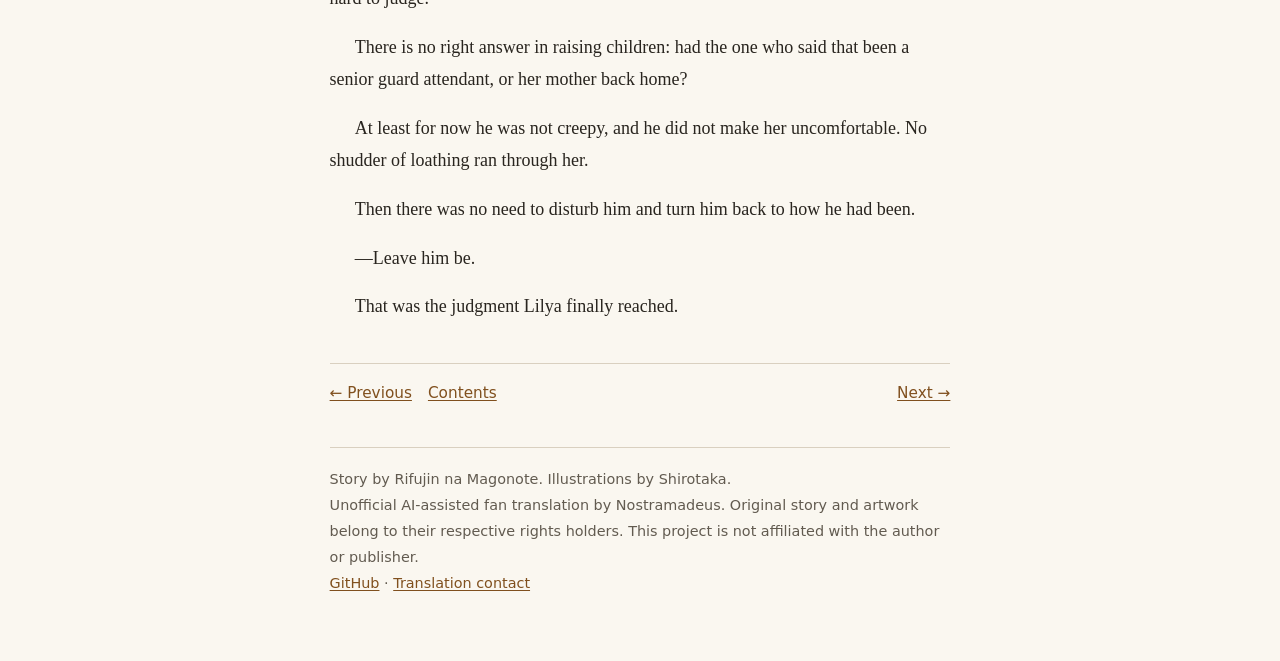
<file: vol01/ch02.html>
<!doctype html>
<html lang="en"><head><meta charset="utf-8"><meta name="viewport" content="width=device-width,initial-scale=1">
<title>Episode 2: The Totally Grossed-Out Maid — Mushoku Tensei · Volume 1</title>
<link rel="stylesheet" href="../assets/reader.css"></head>
<body data-chapter="ch02" data-title="Episode 2: The Totally Grossed-Out Maid"><a class="skip" href="#main">Skip to reading</a>
<header class="toolbar"><div class="toolbar-inner"><a class="toolbar-home" href="../index.html">Mushoku Tensei · Volume 1</a>
<label for="font-size">Text size <select id="font-size"><option value="100">Normal</option><option value="112">Larger</option><option value="125">Large</option><option value="140">Largest</option></select></label>
<label for="theme">Theme <select id="theme"><option value="auto">Automatic</option><option value="light">Light</option><option value="dark">Dark</option></select></label>
</div></header>
<main id="main"><p class="eyebrow">Volume 1 · Unofficial AI-assisted fan translation</p><h1>Episode 2: The Totally Grossed-Out Maid</h1>
<p class="prose-row prose" id="v01.c02.p0001" data-kind="p">Lilya was a guard attendant of the Asura rear palace.</p>
<p class="prose-row prose" id="v01.c02.p0002" data-kind="p">A guard attendant is an attendant who also has the qualities of a royal guard.</p>
<p class="prose-row prose" id="v01.c02.p0003" data-kind="p">Ordinarily she does an attendant's work, but in an emergency she takes up the sword and protects her liege.</p>
<p class="prose-row prose" id="v01.c02.p0004" data-kind="p">Lilya was faithful to her duties, and she handled her work as an attendant without a slip.</p>
<p class="prose-row prose" id="v01.c02.p0005" data-kind="p">However, as a swordswoman she had nothing more than dime-a-dozen talent.</p>
<p class="prose-row prose" id="v01.c02.p0006" data-kind="p">Therefore, fighting an assassin who was after the newborn princess, she was caught off guard and ended up taking a dagger in the leg.</p>
<p class="prose-row prose" id="v01.c02.p0007" data-kind="p">The dagger had been coated with poison. The kind of poison used to try to kill royalty.</p>
<p class="prose-row prose" id="v01.c02.p0008" data-kind="p">A nasty poison, with no detoxification magic that could undo it.</p>
<p class="prose-row prose" id="v01.c02.p0009" data-kind="p">The wound was immediately closed with healing magic, and thanks to the doctor's attempts to counteract the poison her life was spared, but aftereffects remained.</p>
<p class="prose-row prose" id="v01.c02.p0010" data-kind="p">They did not get in the way of daily life, but she could no longer run at full speed, or step in sharply.</p>
<p class="prose-row prose" id="v01.c02.p0011" data-kind="p">Lilya's life as a swordswoman came to an end that day.</p>
<p class="prose-row prose" id="v01.c02.p0012" data-kind="p">The royal palace dismissed Lilya without a second thought.</p>
<p class="prose-row prose" id="v01.c02.p0013" data-kind="p">It was nothing unusual. Lilya accepted it, too.</p>
<p class="prose-row prose" id="v01.c02.p0014" data-kind="p">Lose your usefulness, lose your job. Only natural.</p>
<p class="prose-row prose" id="v01.c02.p0015" data-kind="p">She did not receive even enough money to live on for the time being, but the mere fact that she had not been secretly executed for having served in the rear palace was, she had to tell herself, a stroke of luck.</p>
<div class="blank" id="v01.c02.p0016" data-kind="blank" aria-hidden="true"></div>
<p class="prose-row prose" id="v01.c02.p0017" data-kind="p">Lilya left the royal capital.</p>
<p class="prose-row prose" id="v01.c02.p0018" data-kind="p">The mastermind behind the attempt on the princess's life had not yet been found.</p>
<p class="prose-row prose" id="v01.c02.p0019" data-kind="p">Lilya, who knew the floor plan of the rear palace, understood full well that she herself might be targeted.</p>
<p class="prose-row prose" id="v01.c02.p0020" data-kind="p">Or perhaps the royal palace was letting Lilya swim free, to fish out the mastermind.</p>
<p class="prose-row prose" id="v01.c02.p0021" data-kind="p">Back then, she had wondered how she, from a family of no great standing, had gotten into the rear palace, but looking back now, maybe what they had wanted was disposable maids.</p>
<p class="prose-row prose" id="v01.c02.p0022" data-kind="p">In any case, for her own protection as well, she needed to get as far from the royal capital as she could.</p>
<p class="prose-row prose" id="v01.c02.p0023" data-kind="p">Even if the royal palace had released her into the water as bait, as long as she had been given no orders, nothing bound her.</p>
<p class="prose-row prose" id="v01.c02.p0024" data-kind="p">Nor did she feel any need to play the loyal servant.</p>
<div class="blank" id="v01.c02.p0025" data-kind="blank" aria-hidden="true"></div>
<p class="prose-row prose" id="v01.c02.p0026" data-kind="p">Changing from one stagecoach to the next, Lilya came to the Fittoa Region, a frontier where a vast farming country stretched on and on.</p>
<p class="prose-row prose" id="v01.c02.p0027" data-kind="p">Apart from Roa, the fortress city where the lord lived, it was a peaceful place with wheat fields stretching as far as the eye could see.</p>
<p class="prose-row prose" id="v01.c02.p0028" data-kind="p">Lilya decided to look for work there.</p>
<p class="prose-row prose" id="v01.c02.p0029" data-kind="p">That said, with her injured leg, she could not do rough work.</p>
<p class="prose-row prose" id="v01.c02.p0030" data-kind="p">She might be able to teach swordsmanship, at least, but if possible, she wanted to be hired as an attendant.</p>
<p class="prose-row prose" id="v01.c02.p0031" data-kind="p">Because that paid better.</p>
<p class="prose-row prose" id="v01.c02.p0032" data-kind="p">Out here on the frontier there were plenty of people who could use a sword, and people who could teach it, but educated attendants who could do a household's work perfectly were few.</p>
<p class="prose-row prose" id="v01.c02.p0033" data-kind="p">Low supply, high wages.</p>
<p class="prose-row prose" id="v01.c02.p0034" data-kind="p">But, being hired as an attendant to the lord of Fittoa, or to an upper noble of similar standing, was dangerous.</p>
<p class="prose-row prose" id="v01.c02.p0035" data-kind="p">People like that, naturally, had connections to the royal capital as well.</p>
<p class="prose-row prose" id="v01.c02.p0036" data-kind="p">If it got out that she had been a guard attendant attached to the rear palace, she might be used as a political card.</p>
<p class="prose-row prose" id="v01.c02.p0037" data-kind="p">No thanks. Absolutely not.</p>
<p class="prose-row prose" id="v01.c02.p0038" data-kind="p">Nearly dying once was plenty. Never again.</p>
<p class="prose-row prose" id="v01.c02.p0039" data-kind="p">Her apologies to the princess, but the royal family could fight over the succession on their own, somewhere far away where she never had to hear about it.</p>
<div class="blank" id="v01.c02.p0040" data-kind="blank" aria-hidden="true"></div>
<p class="prose-row prose" id="v01.c02.p0041" data-kind="p">That said, anywhere the pay was too low, she could not even send money home to her family.</p>
<p class="prose-row prose" id="v01.c02.p0042" data-kind="p">Terms that could satisfy both, pay and safety, were not easy to find.</p>
<div class="blank" id="v01.c02.p0043" data-kind="blank" aria-hidden="true"></div>
<div class="scene-break" id="v01.c02.p0044" data-kind="break" role="separator" aria-label="Scene break">★　★　★</div>
<div class="blank" id="v01.c02.p0045" data-kind="blank" aria-hidden="true"></div>
<p class="prose-row prose" id="v01.c02.p0046" data-kind="p">After a month of making the rounds from place to place, one posting caught her eye.</p>
<p class="prose-row prose" id="v01.c02.p0047" data-kind="p">In Buena Village, the Fittoa Region: a lower-rank knight seeking an attendant.</p>
<p class="prose-row prose" id="v01.c02.p0048" data-kind="p">Preference given to those with child-rearing experience and a midwife's knowledge, it said.</p>
<p class="prose-row prose" id="v01.c02.p0049" data-kind="p">Buena Village was a small village on the edge of the Fittoa Region.</p>
<p class="prose-row prose" id="v01.c02.p0050" data-kind="p">Rural as rural gets: the back end of the boonies.</p>
<p class="prose-row prose" id="v01.c02.p0051" data-kind="p">It was an inconvenient place, but a location like that was exactly what she had been looking for.</p>
<p class="prose-row prose" id="v01.c02.p0052" data-kind="p">Besides, the terms were so good you would never think the employer was a lower-rank knight.</p>
<p class="prose-row prose" id="v01.c02.p0053" data-kind="p">Above all, she recognized the name of the one hiring.</p>
<p class="prose-row prose" id="v01.c02.p0054" data-kind="p">'Paulo Greyrat'</p>
<p class="prose-row prose" id="v01.c02.p0055" data-kind="p">He was Lilya's junior at the dojo.</p>
<p class="prose-row prose" id="v01.c02.p0056" data-kind="p">One day, out of nowhere, he had come tumbling into the dojo where Lilya was learning the sword: a noble family's good-for-nothing brat.</p>
<p class="prose-row prose" id="v01.c02.p0057" data-kind="p">Word was he had fought with his father and been disowned, or some such, and he started learning the sword while crashing at the dojo.</p>
<p class="prose-row prose" id="v01.c02.p0058" data-kind="p">Though the school was different, he had also been taught swordsmanship at home, and in no time at all he overtook Lilya.</p>
<p class="prose-row prose" id="v01.c02.p0059" data-kind="p">It had galled Lilya, but by now she had made her peace with it: she simply had not had the talent.</p>
<p class="prose-row prose" id="v01.c02.p0060" data-kind="p">Paulo, overflowing with talent, one day caused some trouble and ran off from the dojo.</p>
<p class="prose-row prose" id="v01.c02.p0061" data-kind="p">Leaving Lilya just one line: "I'm going to be an adventurer."</p>
<p class="prose-row prose" id="v01.c02.p0062" data-kind="p">The man had been a walking storm.</p>
<div class="blank" id="v01.c02.p0063" data-kind="blank" aria-hidden="true"></div>
<p class="prose-row prose" id="v01.c02.p0064" data-kind="p">Seven years or so since they had parted, she supposed.</p>
<p class="prose-row prose" id="v01.c02.p0065" data-kind="p">To think that the Paulo of back then had actually become a knight, and even gotten married, of all things...</p>
<p class="prose-row prose" id="v01.c02.p0066" data-kind="p">She did not know what kind of stormy, up-and-down life he had led, but the Paulo in Lilya's memory was by no means a bad guy.</p>
<p class="prose-row prose" id="v01.c02.p0067" data-kind="p">If she told him she was in trouble, he would probably help her.</p>
<p class="prose-row prose" id="v01.c02.p0068" data-kind="p">If that did not work, she would dredge up the past.</p>
<p class="prose-row prose" id="v01.c02.p0069" data-kind="p">She had a few stories on hand that would make good bargaining chips.</p>
<p class="prose-row prose" id="v01.c02.p0070" data-kind="p">Such were Lilya's calculations as she made her way to Buena Village.</p>
<p class="prose-row prose" id="v01.c02.p0071" data-kind="p">Paulo welcomed Lilya warmly.</p>
<p class="prose-row prose" id="v01.c02.p0072" data-kind="p">The lady of the house, Zenith, was due to give birth soon, and it seemed he had been getting anxious.</p>
<p class="prose-row prose" id="v01.c02.p0073" data-kind="p">Lilya had had every kind of knowledge and skill drilled into her in preparation for the princess's birth and upbringing, and as an acquaintance of known origin, her background checked out, too.</p>
<p class="prose-row prose" id="v01.c02.p0074" data-kind="p">She was welcomed with open arms.</p>
<p class="prose-row prose" id="v01.c02.p0075" data-kind="p">He even said he would pay her more than planned, so for Lilya too, it was a dream come true.</p>
<div class="blank" id="v01.c02.p0076" data-kind="blank" aria-hidden="true"></div>
<div class="scene-break" id="v01.c02.p0077" data-kind="break" role="separator" aria-label="Scene break">★　★　★</div>
<div class="blank" id="v01.c02.p0078" data-kind="blank" aria-hidden="true"></div>
<p class="prose-row prose" id="v01.c02.p0079" data-kind="p">The child was born.</p>
<p class="prose-row prose" id="v01.c02.p0080" data-kind="p">It was not a difficult birth, not in the least: a delivery exactly like the ones she had practiced in the rear palace.</p>
<p class="prose-row prose" id="v01.c02.p0081" data-kind="p">Nothing went wrong. It went smoothly.</p>
<p class="prose-row prose" id="v01.c02.p0082" data-kind="p">And yet, the newborn did not cry.</p>
<p class="prose-row prose" id="v01.c02.p0083" data-kind="p">Lilya broke into a cold sweat.</p>
<p class="prose-row prose" id="v01.c02.p0084" data-kind="p">Right after the birth she had suctioned its nose and mouth and drawn out the amniotic fluid, but the baby only looked up with an expressionless face and did not make a single sound.</p>
<p class="prose-row prose" id="v01.c02.p0085" data-kind="p">Could it be stillborn? That was how blank its face was.</p>
<p class="prose-row prose" id="v01.c02.p0086" data-kind="p">When she touched it, it was warm, and it had a pulse. It was breathing, too.</p>
<p class="prose-row prose" id="v01.c02.p0087" data-kind="p">But it did not cry.</p>
<p class="prose-row prose" id="v01.c02.p0088" data-kind="p">Something she had heard from a senior guard attendant crossed Lilya's mind.</p>
<p class="prose-row prose" id="v01.c02.p0089" data-kind="p">A baby that does not cry right after birth often has something wrong with it.</p>
<p class="prose-row prose" id="v01.c02.p0090" data-kind="p">Surely not, she thought, and in the very next moment,</p>
<p class="prose-row prose" id="v01.c02.p0091" data-kind="p">"Aah, uwaah."</p>
<p class="prose-row prose" id="v01.c02.p0092" data-kind="p">The baby looked her way and, with a vacant expression, murmured something.</p>
<p class="prose-row prose" id="v01.c02.p0093" data-kind="p">Hearing that, Lilya was relieved.</p>
<p class="prose-row prose" id="v01.c02.p0094" data-kind="p">She had no grounds at all, but somehow, it seemed it would be all right.</p>
<div class="blank" id="v01.c02.p0095" data-kind="blank" aria-hidden="true"></div>
<div class="scene-break" id="v01.c02.p0096" data-kind="break" role="separator" aria-label="Scene break">★　★　★</div>
<div class="blank" id="v01.c02.p0097" data-kind="blank" aria-hidden="true"></div>
<p class="prose-row prose" id="v01.c02.p0098" data-kind="p">The child was named Rudeus.</p>
<p class="prose-row prose" id="v01.c02.p0099" data-kind="p">He was an eerie child. He never cried at all, and never fussed. Maybe he was sickly, but at least he was low-maintenance.</p>
<p class="prose-row prose" id="v01.c02.p0100" data-kind="p">She could only afford to think that way at the very start.</p>
<p class="prose-row prose" id="v01.c02.p0101" data-kind="p">Once Rudeus could crawl, he went anywhere and everywhere in the house.</p>
<p class="prose-row prose" id="v01.c02.p0102" data-kind="p">Anywhere in the house, and that meant anywhere. The kitchen, the back door, the storeroom, the cleaning closet, inside the fireplace... and so on.</p>
<p class="prose-row prose" id="v01.c02.p0103" data-kind="p">How he climbed up, no one knew, but there were even times he got all the way up to the second floor.</p>
<p class="prose-row prose" id="v01.c02.p0104" data-kind="p">In any case, the moment she took her eyes off him, he was gone.</p>
<p class="prose-row prose" id="v01.c02.p0105" data-kind="p">Yet for some reason, he was always found inside the house.</p>
<p class="prose-row prose" id="v01.c02.p0106" data-kind="p">Rudeus never once went outside the house.</p>
<p class="prose-row prose" id="v01.c02.p0107" data-kind="p">There were times he looked outside through the window, but perhaps the outside was still too scary.</p>
<div class="blank" id="v01.c02.p0108" data-kind="blank" aria-hidden="true"></div>
<p class="prose-row prose" id="v01.c02.p0109" data-kind="p">Lilya's instinctive fear of this baby: when had it begun?</p>
<p class="prose-row prose" id="v01.c02.p0110" data-kind="p">Was it when she took her eyes off him, he disappeared, and she went looking and found him?</p>
<p class="prose-row prose" id="v01.c02.p0111" data-kind="p">Most of the time, Rudeus was smiling.</p>
<p class="prose-row prose" id="v01.c02.p0112" data-kind="p">One time staring at vegetables in the kitchen, one time staring at the flame wavering on a candle in its candlestick, and yet another time staring at unwashed underwear.</p>
<p class="prose-row prose" id="v01.c02.p0113" data-kind="p">Rudeus would mumble something under his breath, then break into a creepy grin and laugh.</p>
<div class="blank" id="v01.c02.p0114" data-kind="blank" aria-hidden="true"></div>
<p class="prose-row prose" id="v01.c02.p0115" data-kind="p">—It was a smile that stirred a gut-level revulsion.</p>
<div class="blank" id="v01.c02.p0116" data-kind="blank" aria-hidden="true"></div>
<p class="prose-row prose" id="v01.c02.p0117" data-kind="p">While Lilya served in the rear palace, her duties had taken her to the royal palace a number of times, and it closely resembled the smile of a minister she had met there.</p>
<p class="prose-row prose" id="v01.c02.p0118" data-kind="p">It looked just like the smile he wore as he ogled Lilya's chest, his bald head glistening, his big fat gut jiggling. That was what it looked like, the smile on a newborn baby.</p>
<p class="prose-row prose" id="v01.c02.p0119" data-kind="p">Scariest of all was when she picked Rudeus up.</p>
<p class="prose-row prose" id="v01.c02.p0120" data-kind="p">Rudeus would flare his nostrils, lift the corners of his mouth, breathe hard through his nose, and press his face into her chest.</p>
<p class="prose-row prose" id="v01.c02.p0121" data-kind="p">And then, his throat twitching, he would laugh in a strange voice, somewhere halfway between "Fuheh" and "Ohoh."</p>
<p class="prose-row prose" id="v01.c02.p0122" data-kind="p">In that instant, a hair-raising chill took hold of her whole body.</p>
<p class="prose-row prose" id="v01.c02.p0123" data-kind="p">A chill so bad it gave her the reflexive urge to slam the baby in her arms down onto the floor.</p>
<p class="prose-row prose" id="v01.c02.p0124" data-kind="p">Not one shred of a baby's cuteness in it. This smile was loathsome, pure and simple.</p>
<p class="prose-row prose" id="v01.c02.p0125" data-kind="p">The very same smile as that minister, the one rumored to be buying up young slave girls by the dozen.</p>
<p class="prose-row prose" id="v01.c02.p0126" data-kind="p">And here was a newborn baby wearing it.</p>
<p class="prose-row prose" id="v01.c02.p0127" data-kind="p">It was unpleasant beyond all comparison; she even felt herself in danger, from a baby.</p>
<p class="prose-row prose" id="v01.c02.p0128" data-kind="p">Lilya considered it.</p>
<p class="prose-row prose" id="v01.c02.p0129" data-kind="p">Something was wrong with this baby. Maybe some evil Thing had possessed him. Or maybe he was cursed.</p>
<p class="prose-row prose" id="v01.c02.p0130" data-kind="p">Once the idea struck her, Lilya could not sit still.</p>
<p class="prose-row prose" id="v01.c02.p0131" data-kind="p">She ran to the general store and, spending what little money she had, purchased what she needed.</p>
<p class="prose-row prose" id="v01.c02.p0132" data-kind="p">When the Greyrat household had fallen asleep, she performed a ward against evil handed down in her homeland.</p>
<p class="prose-row prose" id="v01.c02.p0133" data-kind="p">Without Paulo's permission, of course.</p>
<div class="blank" id="v01.c02.p0134" data-kind="blank" aria-hidden="true"></div>
<p class="prose-row prose" id="v01.c02.p0135" data-kind="p">The next day, picking Rudeus up, Lilya realized.</p>
<p class="prose-row prose" id="v01.c02.p0136" data-kind="p">That it had been useless.</p>
<p class="prose-row prose" id="v01.c02.p0137" data-kind="p">He was as creepy as ever. A baby making a face like that was eerie enough all on its own.</p>
<p class="prose-row prose" id="v01.c02.p0138" data-kind="p">Zenith too had said things like, "That boy licks, you know, when I nurse him..."</p>
<p class="prose-row prose" id="v01.c02.p0139" data-kind="p">Unthinkable, she thought.</p>
<p class="prose-row prose" id="v01.c02.p0140" data-kind="p">Paulo was a skirt-chaser with zero restraint, too, but even he was not this creepy.</p>
<p class="prose-row prose" id="v01.c02.p0141" data-kind="p">Even if it ran in the family, this was going too far.</p>
<p class="prose-row prose" id="v01.c02.p0142" data-kind="p">Lilya remembered. Ah, come to think of it, she had heard a story like this in the rear palace.</p>
<p class="prose-row prose" id="v01.c02.p0143" data-kind="p">'Once, there was an incident in which a prince of Asura went about the rear palace on all fours, night after night. The prince was possessed by a devil. If an attendant, not knowing this, carelessly picked the prince up, the prince would take the knife he had hidden behind his back and kill her with a single thrust to the heart.'</p>
<p class="prose-row prose" id="v01.c02.p0144" data-kind="p">How horrifying.</p>
<p class="prose-row prose" id="v01.c02.p0145" data-kind="p">Rudeus was one of Those.</p>
<p class="prose-row prose" id="v01.c02.p0146" data-kind="p">No doubt about it. He was absolutely that kind of devil.</p>
<p class="prose-row prose" id="v01.c02.p0147" data-kind="p">For now he was behaving himself, but someday he would awaken, and when the whole house was asleep, one, then another...</p>
<p class="prose-row prose" id="v01.c02.p0148" data-kind="p">Oh... she had jumped the gun. She had so obviously jumped the gun. She never should have taken a job at a place like this.</p>
<p class="prose-row prose" id="v01.c02.p0149" data-kind="p">One of these days he would come for her, she was sure of it.</p>
<p class="prose-row prose" id="v01.c02.p0150" data-kind="p">...Lilya was the type who took superstitions dead seriously.</p>
<div class="blank" id="v01.c02.p0151" data-kind="blank" aria-hidden="true"></div>
<div class="scene-break" id="v01.c02.p0152" data-kind="break" role="separator" aria-label="Scene break">★　★　★</div>
<div class="blank" id="v01.c02.p0153" data-kind="blank" aria-hidden="true"></div>
<p class="prose-row prose" id="v01.c02.p0154" data-kind="p">For the first year or so, she was frightened like that.</p>
<p class="prose-row prose" id="v01.c02.p0155" data-kind="p">But since when? Rudeus's behavior, once impossible to predict, fell into a pattern.</p>
<p class="prose-row prose" id="v01.c02.p0156" data-kind="p">He no longer popped up here, there and everywhere, and took to shutting himself up in Paulo's study, in a corner of the second floor.</p>
<p class="prose-row prose" id="v01.c02.p0157" data-kind="p">It was called a study, but it was a plain room with only a few books in it.</p>
<p class="prose-row prose" id="v01.c02.p0158" data-kind="p">Rudeus would shut himself up in there and not come out. When she peeked in, he was gazing at a book and muttering something.</p>
<p class="prose-row prose" id="v01.c02.p0159" data-kind="p">They were not meaningful words.</p>
<p class="prose-row prose" id="v01.c02.p0160" data-kind="p">They couldn't be. At least, it was not a language commonly used on the Central Continent.</p>
<p class="prose-row prose" id="v01.c02.p0161" data-kind="p">He was still too young to be talking. And of course, no one had taught him letters.</p>
<p class="prose-row prose" id="v01.c02.p0162" data-kind="p">So the baby was just looking at the books and making random sounds.</p>
<p class="prose-row prose" id="v01.c02.p0163" data-kind="p">Anything else would make no sense.</p>
<div class="blank" id="v01.c02.p0164" data-kind="blank" aria-hidden="true"></div>
<p class="prose-row prose" id="v01.c02.p0165" data-kind="p">But no matter what she did, to Lilya it could not help sounding like a string of words that meant something.</p>
<p class="prose-row prose" id="v01.c02.p0166" data-kind="p">It could not help looking to her as if Rudeus understood what was in the books.</p>
<p class="prose-row prose" id="v01.c02.p0167" data-kind="p">Frightening... So Lilya thought, watching Rudeus through the gap in the door.</p>
<p class="prose-row prose" id="v01.c02.p0168" data-kind="p">Yet strangely, she felt no revulsion.</p>
<p class="prose-row prose" id="v01.c02.p0169" data-kind="p">Come to think of it, since he had begun shutting himself up in the study, the eeriness and creepiness she could not put a name to had gradually died down.</p>
<p class="prose-row prose" id="v01.c02.p0170" data-kind="p">He still smiled creepily now and then, but picking him up no longer made her feel uncomfortable.</p>
<p class="prose-row prose" id="v01.c02.p0171" data-kind="p">He did not bury his face in her chest, and his breathing did not get heavy.</p>
<p class="prose-row prose" id="v01.c02.p0172" data-kind="p">Why had she ever thought this child was loathsome?</p>
<p class="prose-row prose" id="v01.c02.p0173" data-kind="p">Lately, if anything, she had come to sense in him a sincerity and diligence that made her feel she must not disturb him.</p>
<p class="prose-row prose" id="v01.c02.p0174" data-kind="p">When she talked it over with Zenith, it seemed Zenith felt the same way.</p>
<p class="prose-row prose" id="v01.c02.p0175" data-kind="p">Since then, she had come to think, might it not be better to leave him alone?</p>
<p class="prose-row prose" id="v01.c02.p0176" data-kind="p">She thought it an abnormal way to feel.</p>
<p class="prose-row prose" id="v01.c02.p0177" data-kind="p">Leaving a newborn to its own devices was no way for a human being to behave.</p>
<p class="prose-row prose" id="v01.c02.p0178" data-kind="p">But lately, the light of intellect had come into Rudeus's eyes.</p>
<p class="prose-row prose" id="v01.c02.p0179" data-kind="p">Into eyes in which, until a few months ago, she could sense nothing but lecherous idiocy.</p>
<p class="prose-row prose" id="v01.c02.p0180" data-kind="p">A firm will, and an intellect that all but shone.</p>
<p class="prose-row prose" id="v01.c02.p0181" data-kind="p">What should she do? For Lilya, who had knowledge but little experience, it was hard to judge.</p>
<p class="prose-row prose" id="v01.c02.p0182" data-kind="p">There is no right answer in raising children: had the one who said that been a senior guard attendant, or her mother back home?</p>
<p class="prose-row prose" id="v01.c02.p0183" data-kind="p">At least for now he was not creepy, and he did not make her uncomfortable. No shudder of loathing ran through her.</p>
<p class="prose-row prose" id="v01.c02.p0184" data-kind="p">Then there was no need to disturb him and turn him back to how he had been.</p>
<p class="prose-row prose" id="v01.c02.p0185" data-kind="p">—Leave him be.</p>
<p class="prose-row prose" id="v01.c02.p0186" data-kind="p">That was the judgment Lilya finally reached.</p>
<nav class="navigation" aria-label="Chapter navigation">
<a rel="prev" href="ch01.html">← Previous</a>
<a href="../index.html">Contents</a>
<a class="next" rel="next" href="ch03.html">Next →</a>
</nav><footer class="credits">Story by Rifujin na Magonote. Illustrations by Shirotaka.<br>Unofficial AI-assisted fan translation by Nostramadeus. Original story and artwork belong to their respective rights holders. This project is not affiliated with the author or publisher.<br><a href="https://github.com/Nostramadeus/mushoku-tensei-en">GitHub</a> · <a href="mailto:afrotankrob@gmail.com">Translation contact</a></footer></main>
<script src="../assets/reader.js"></script></body></html>
</file>
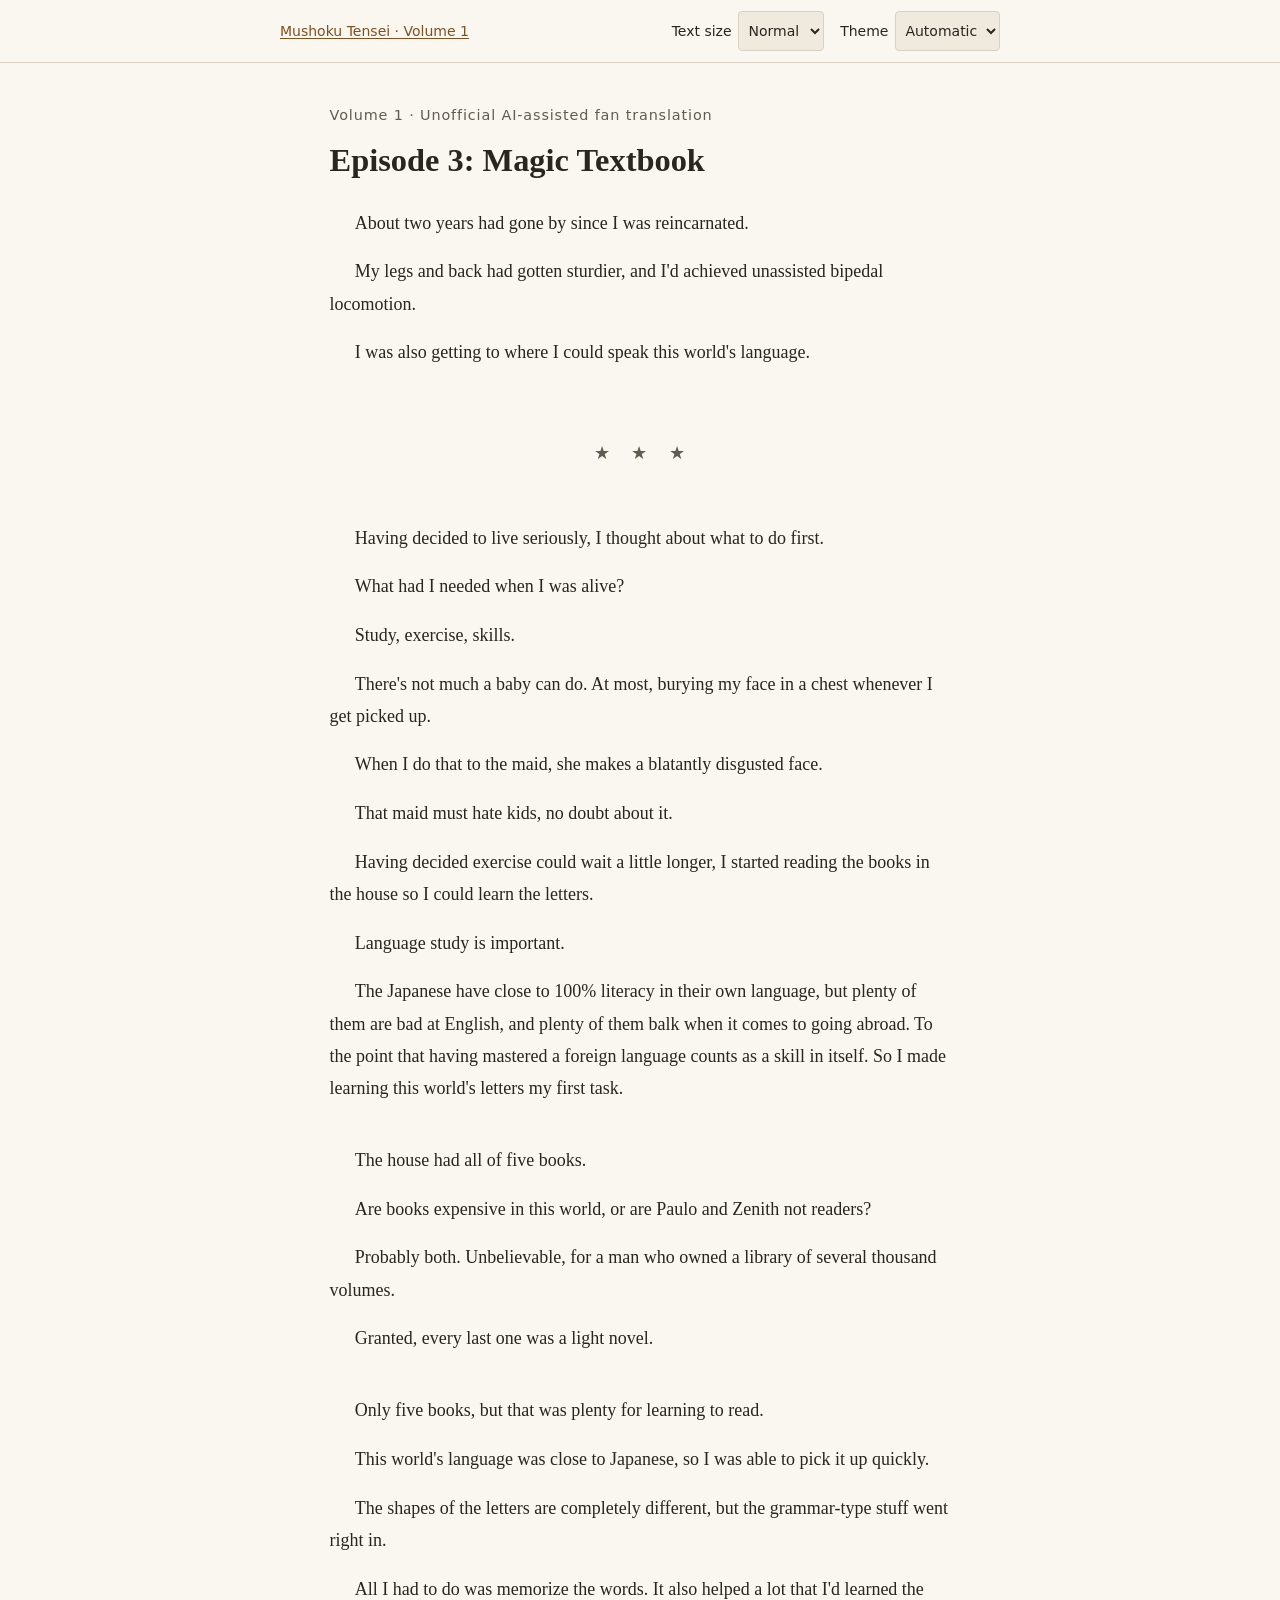
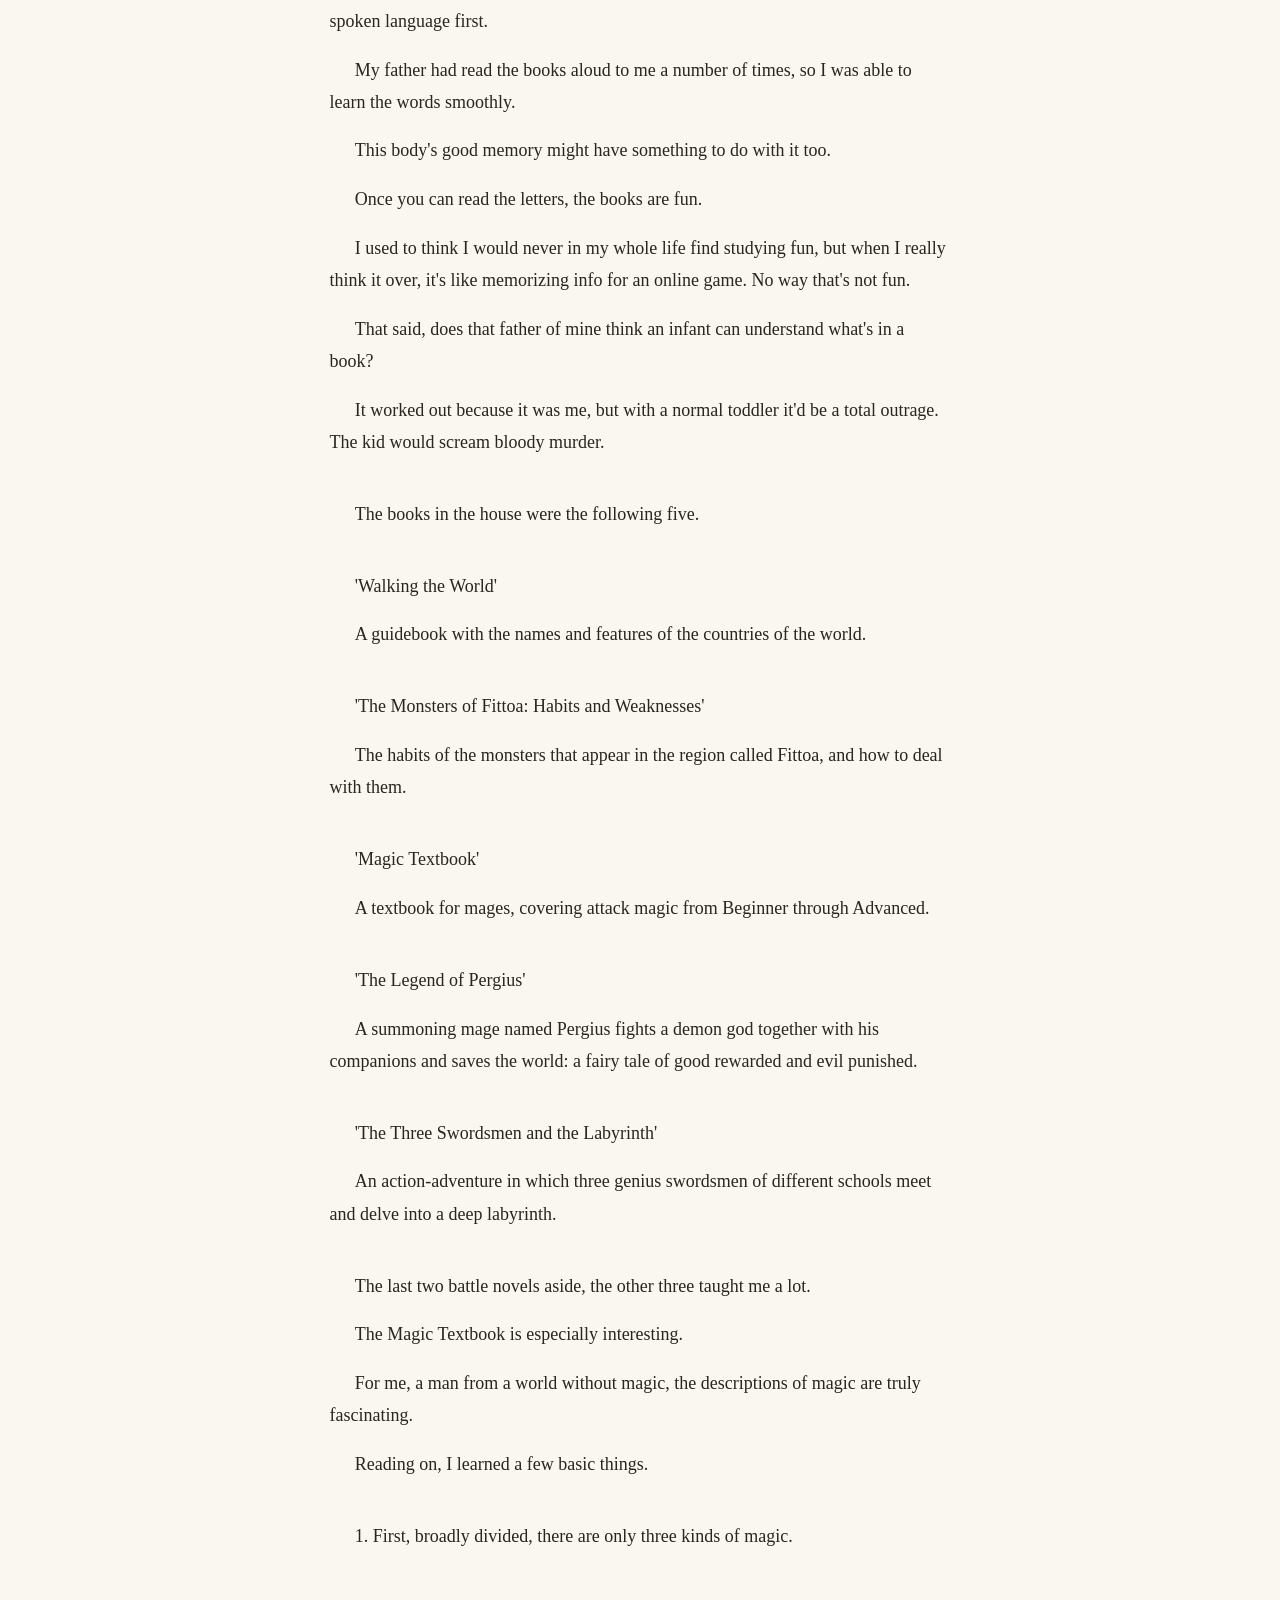
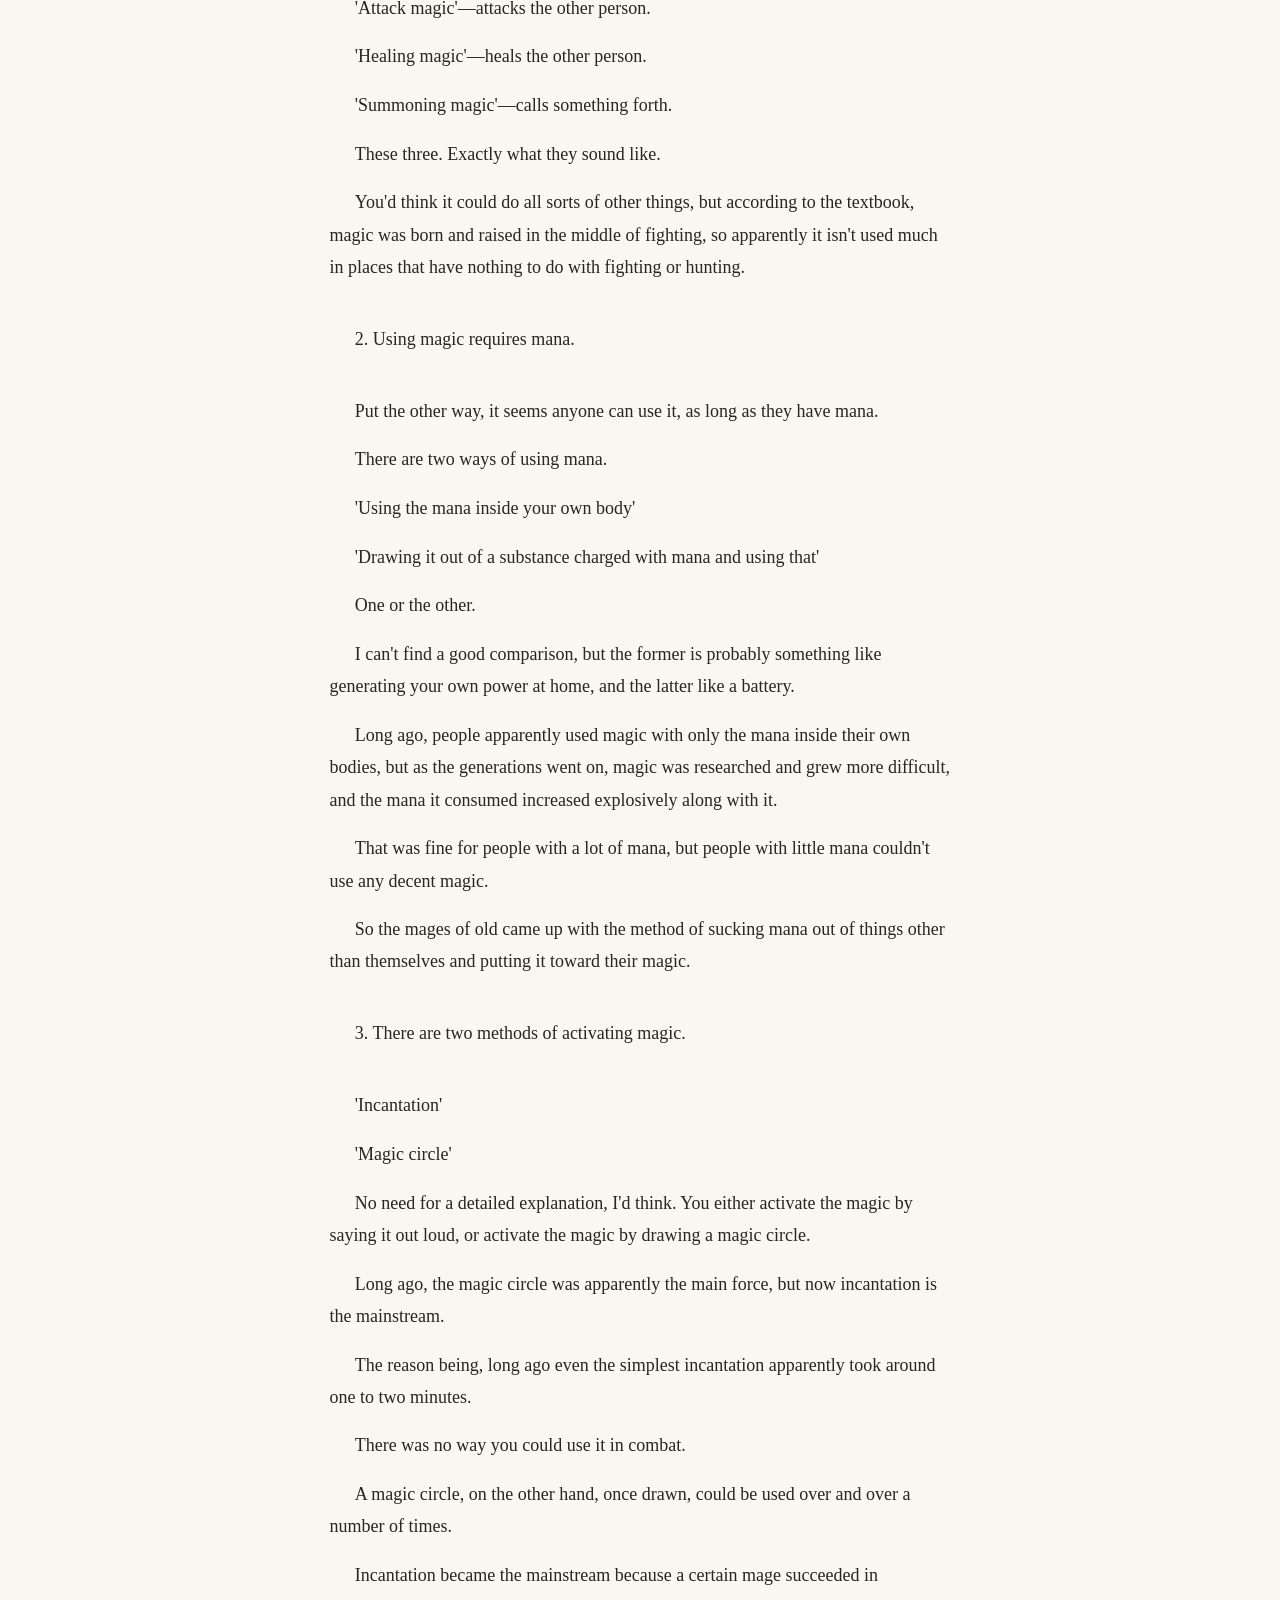
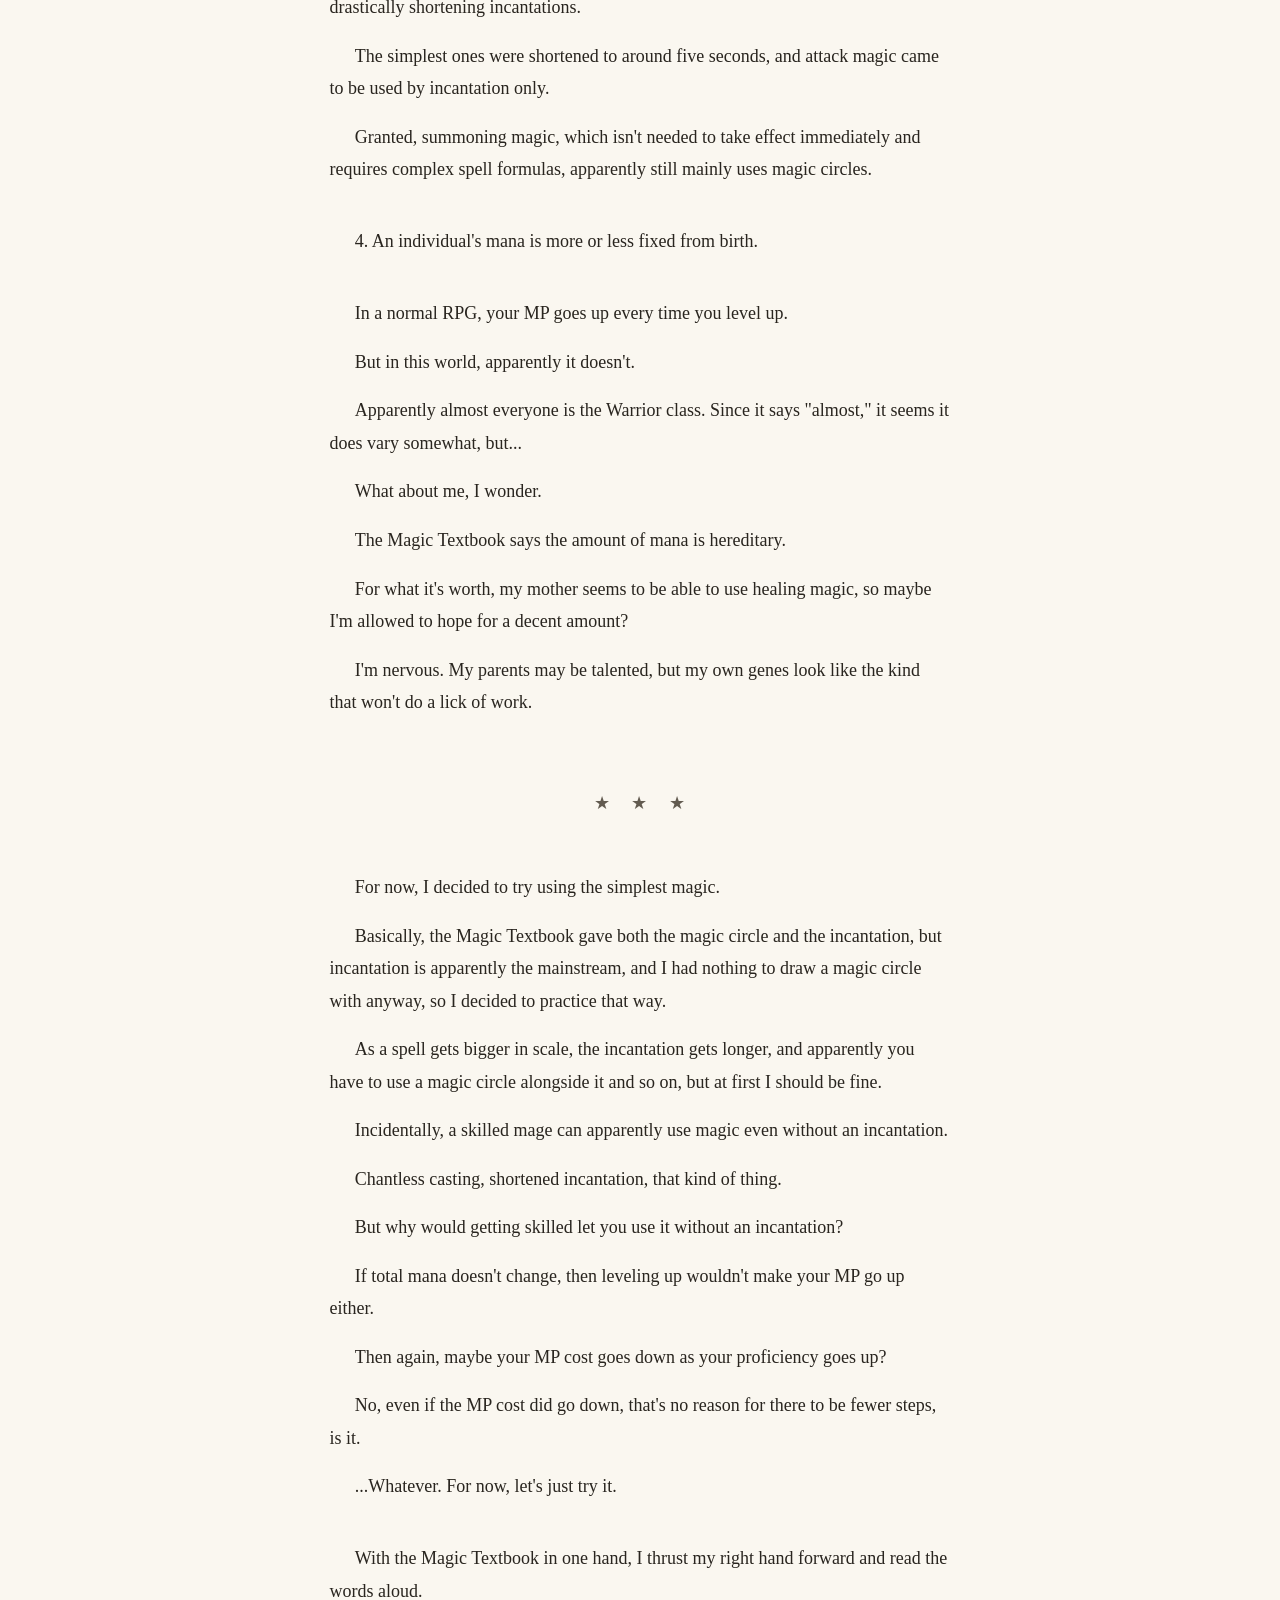
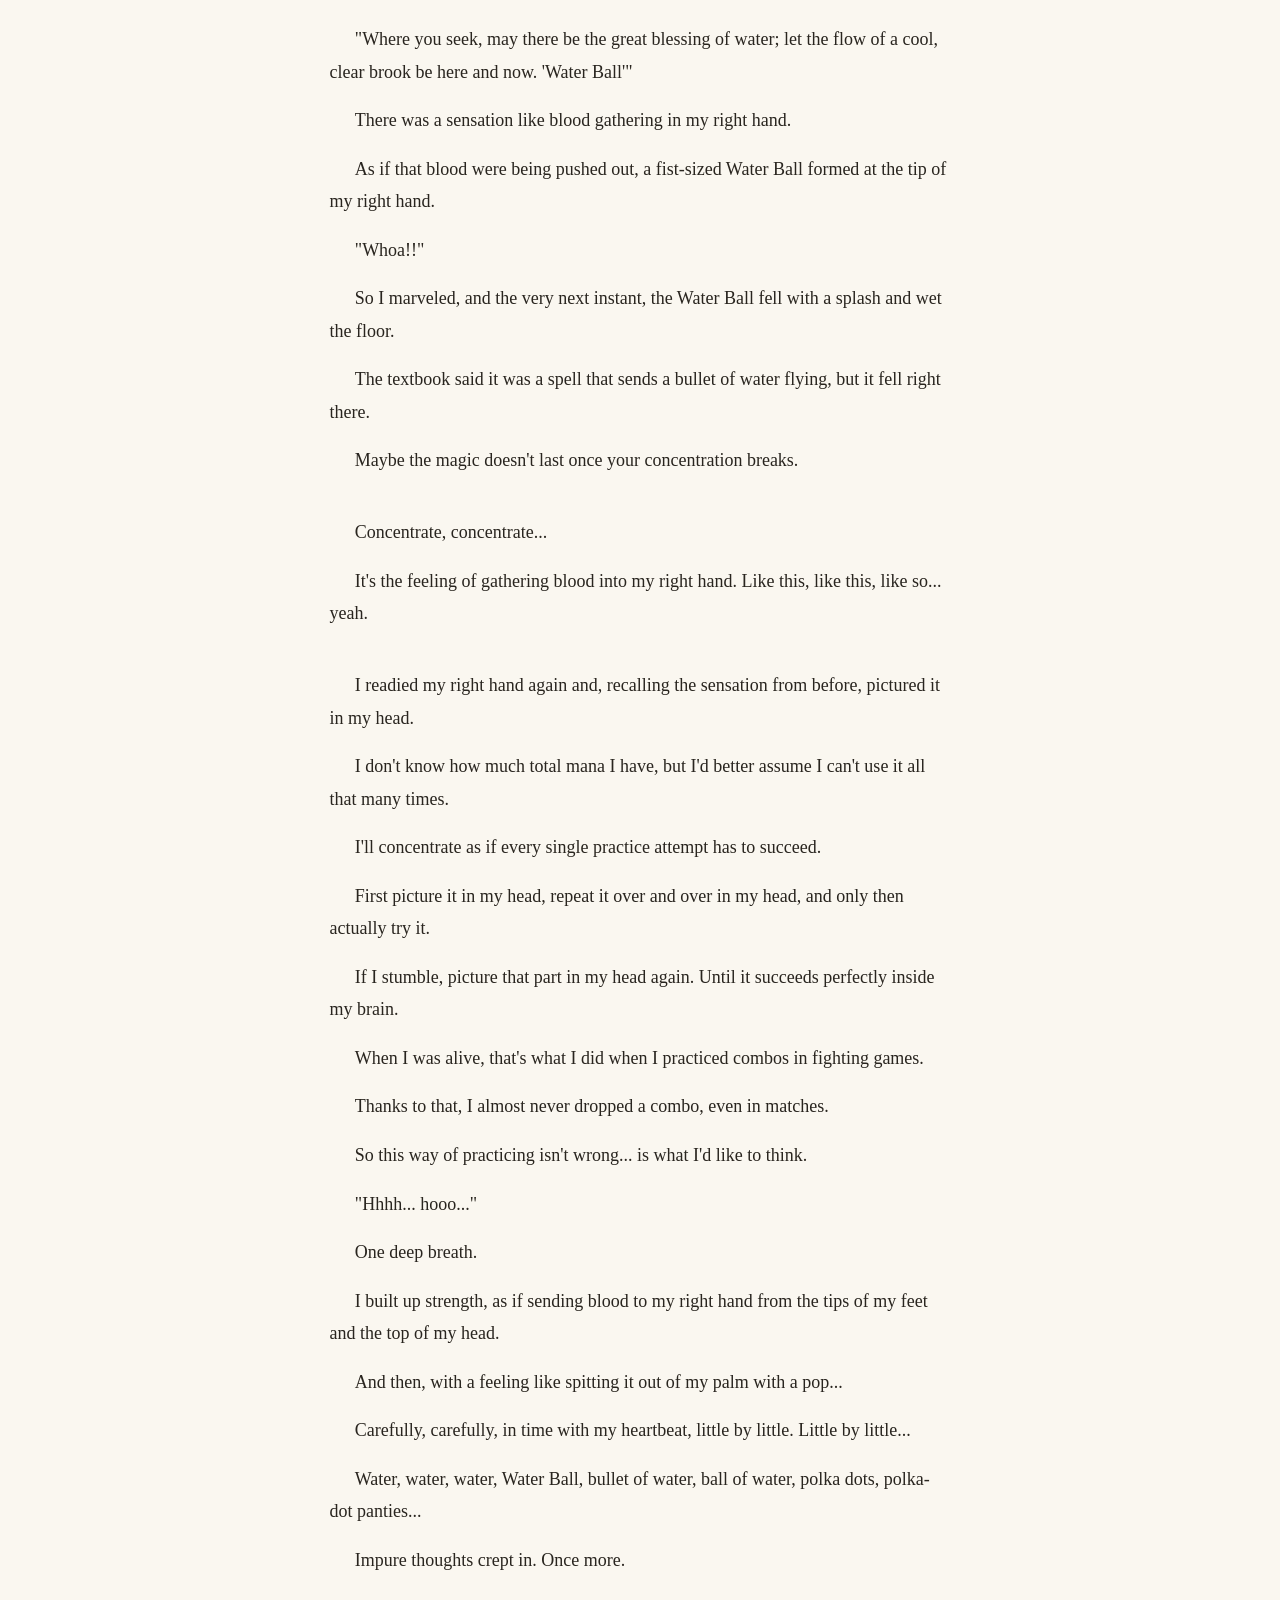
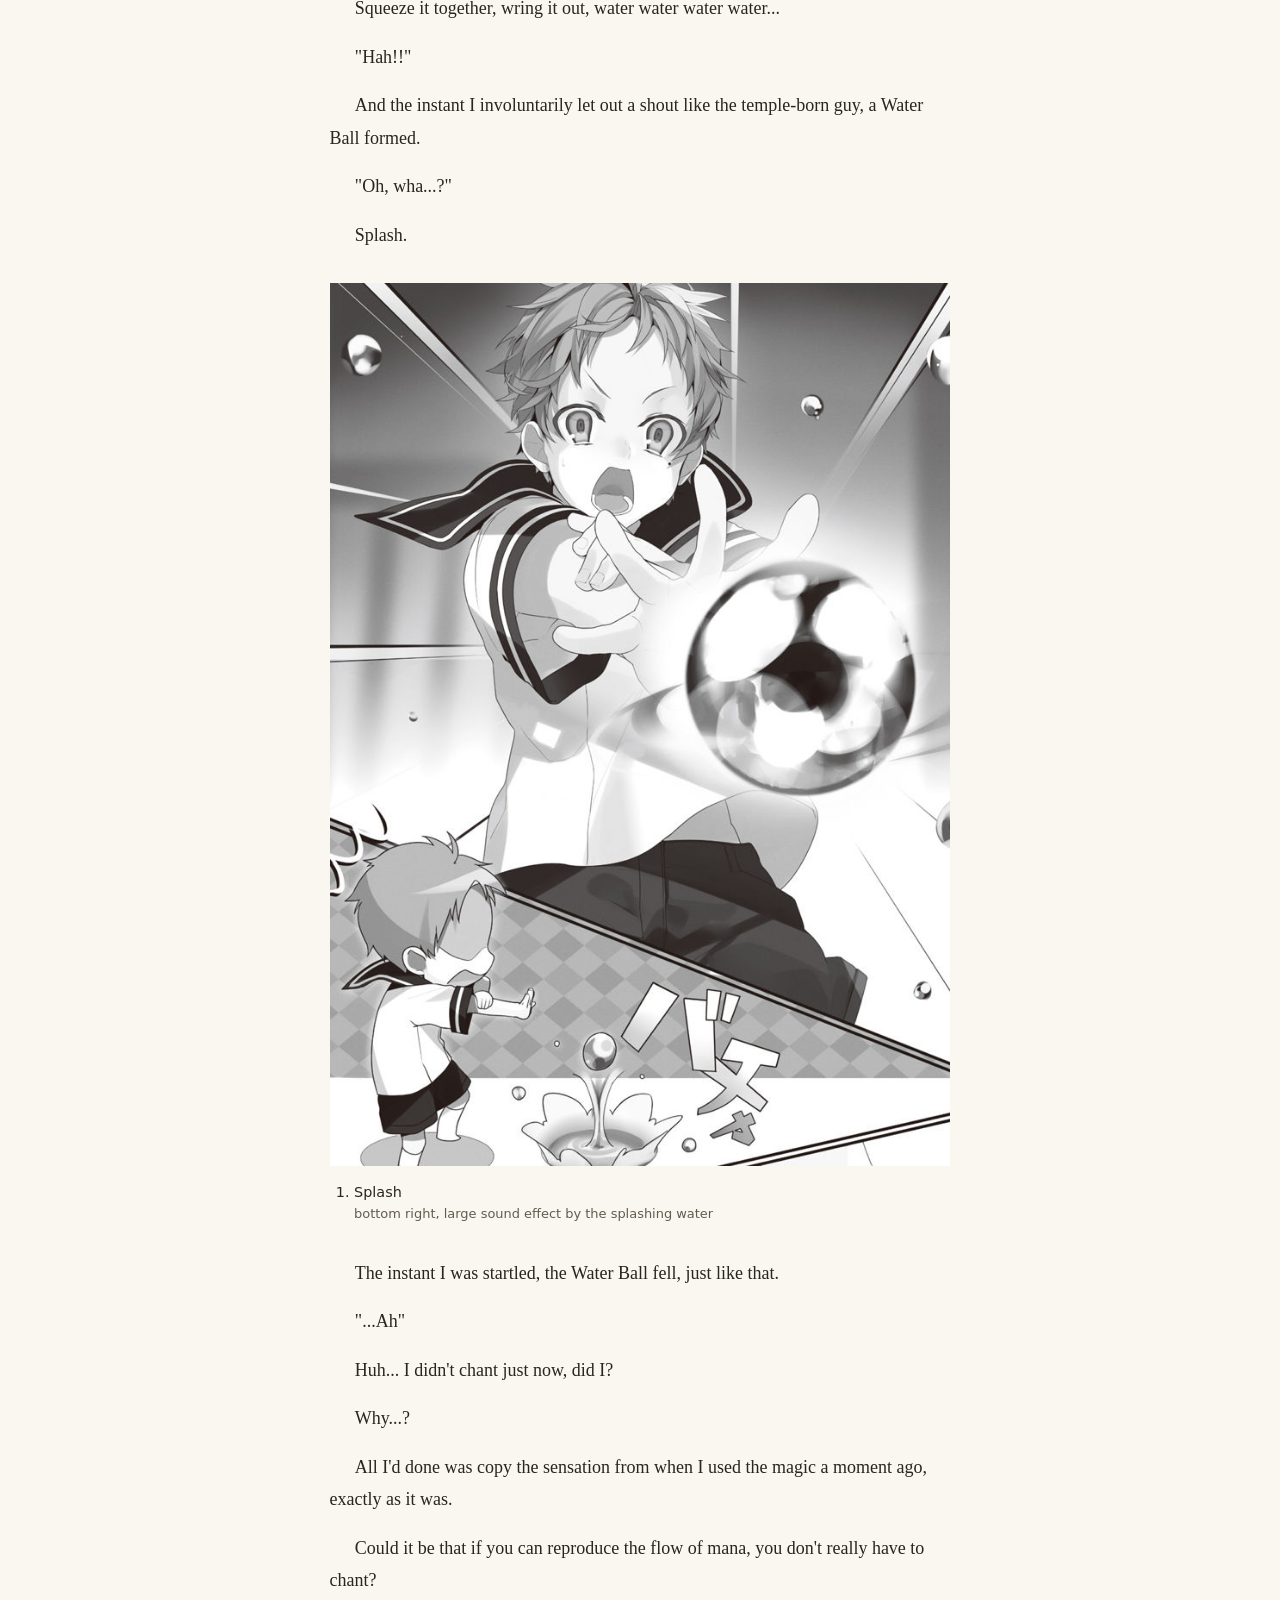
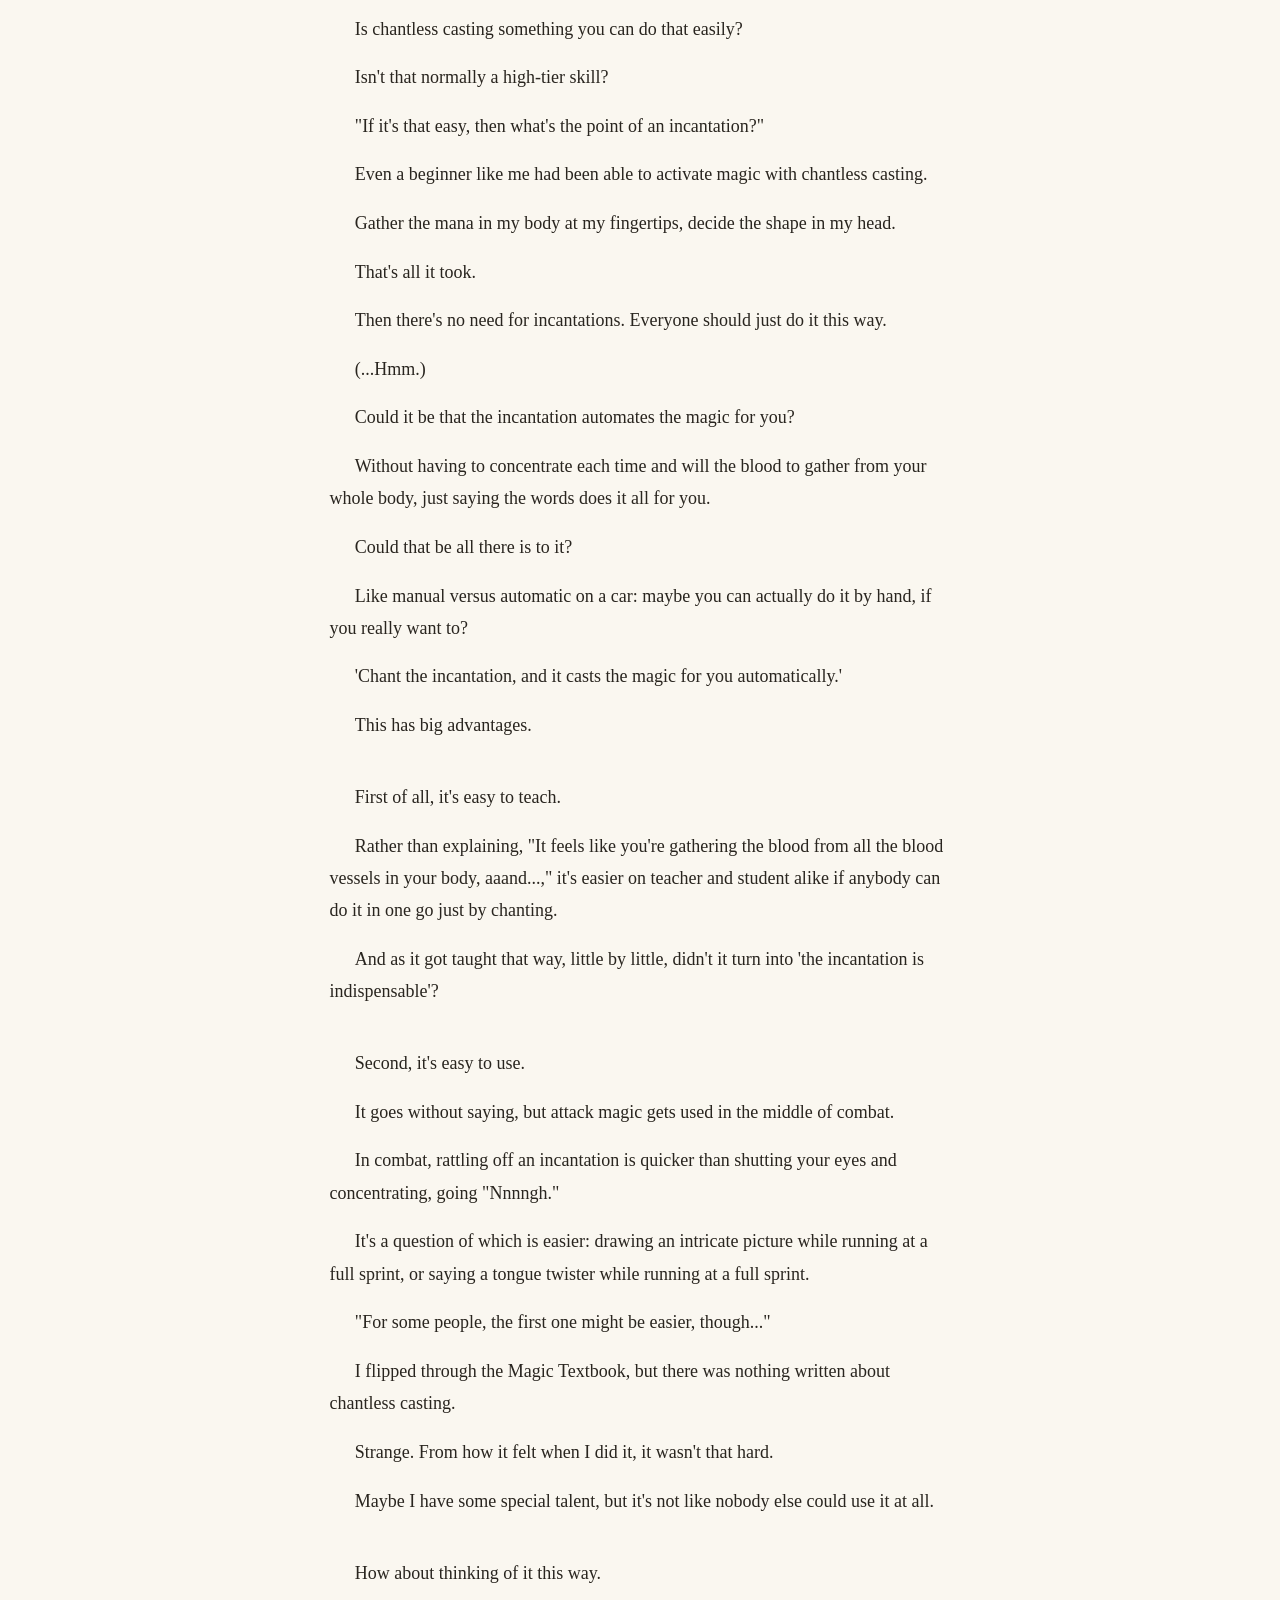
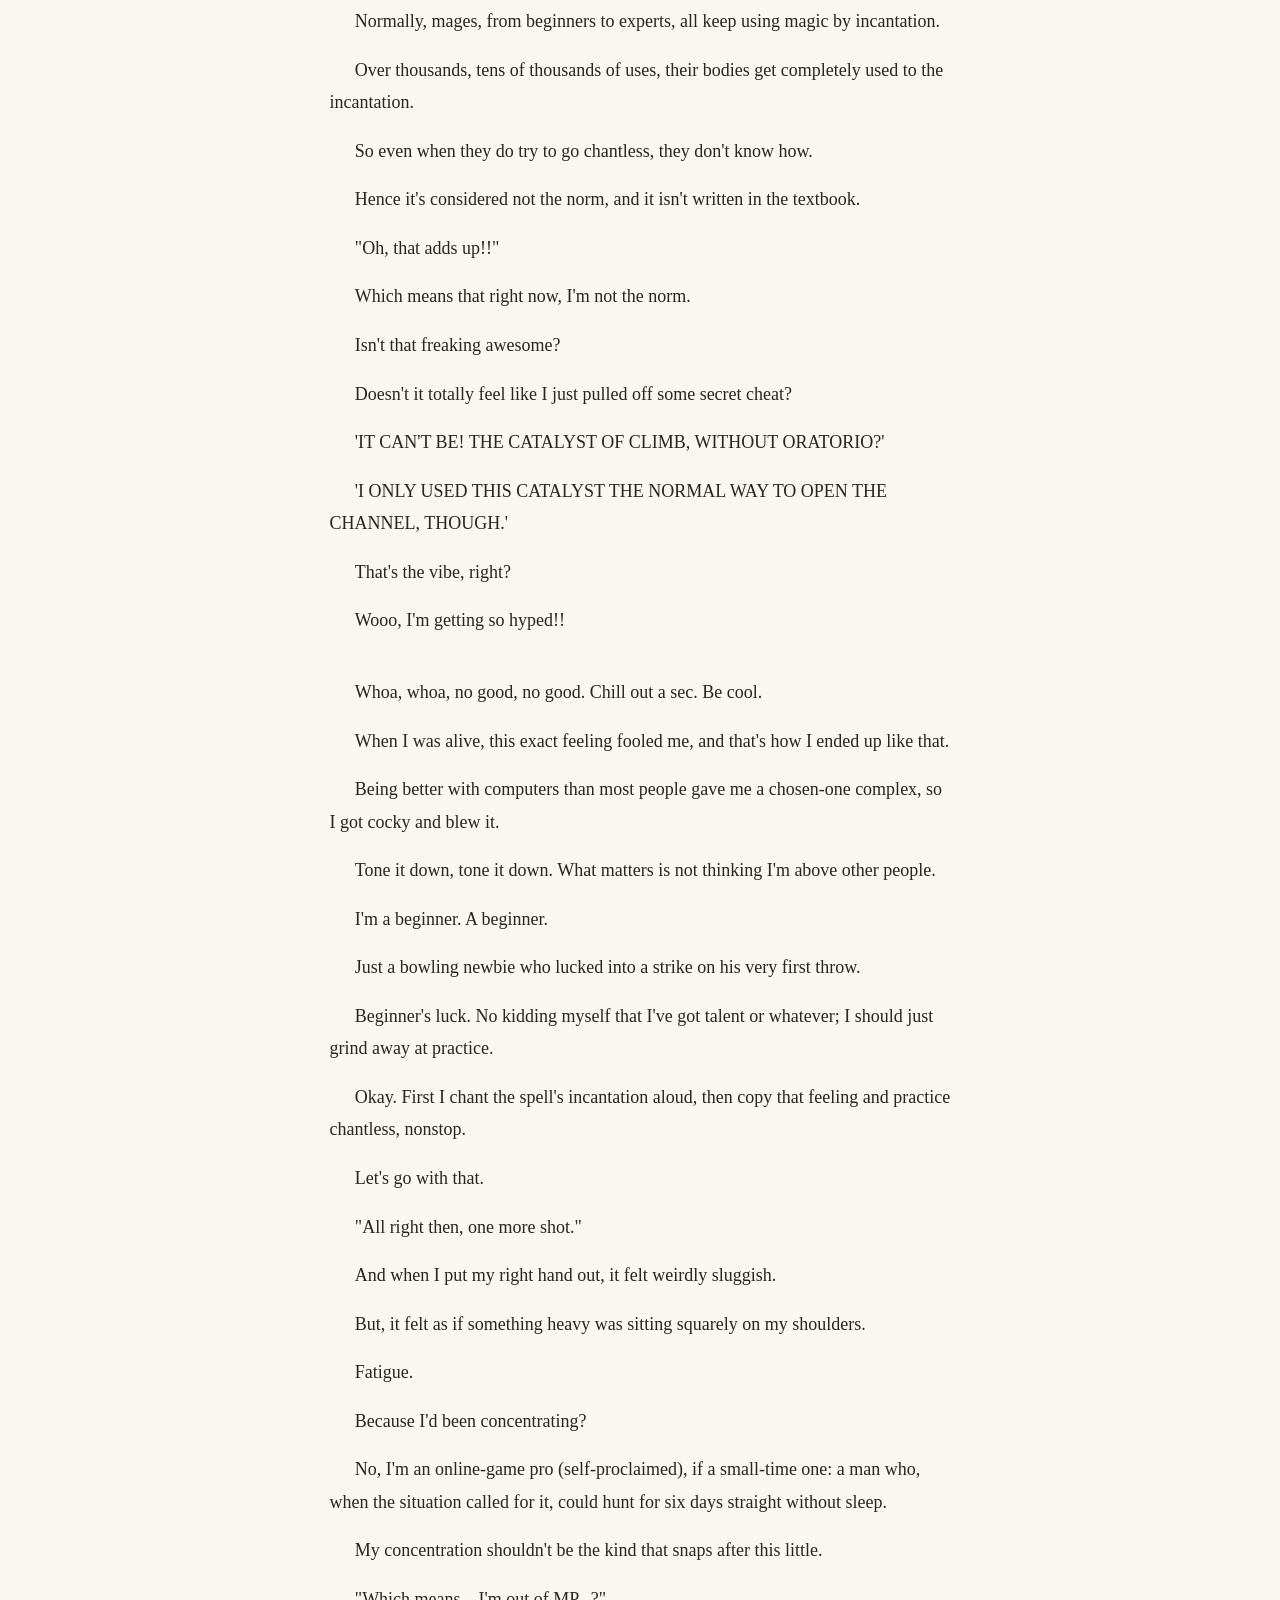
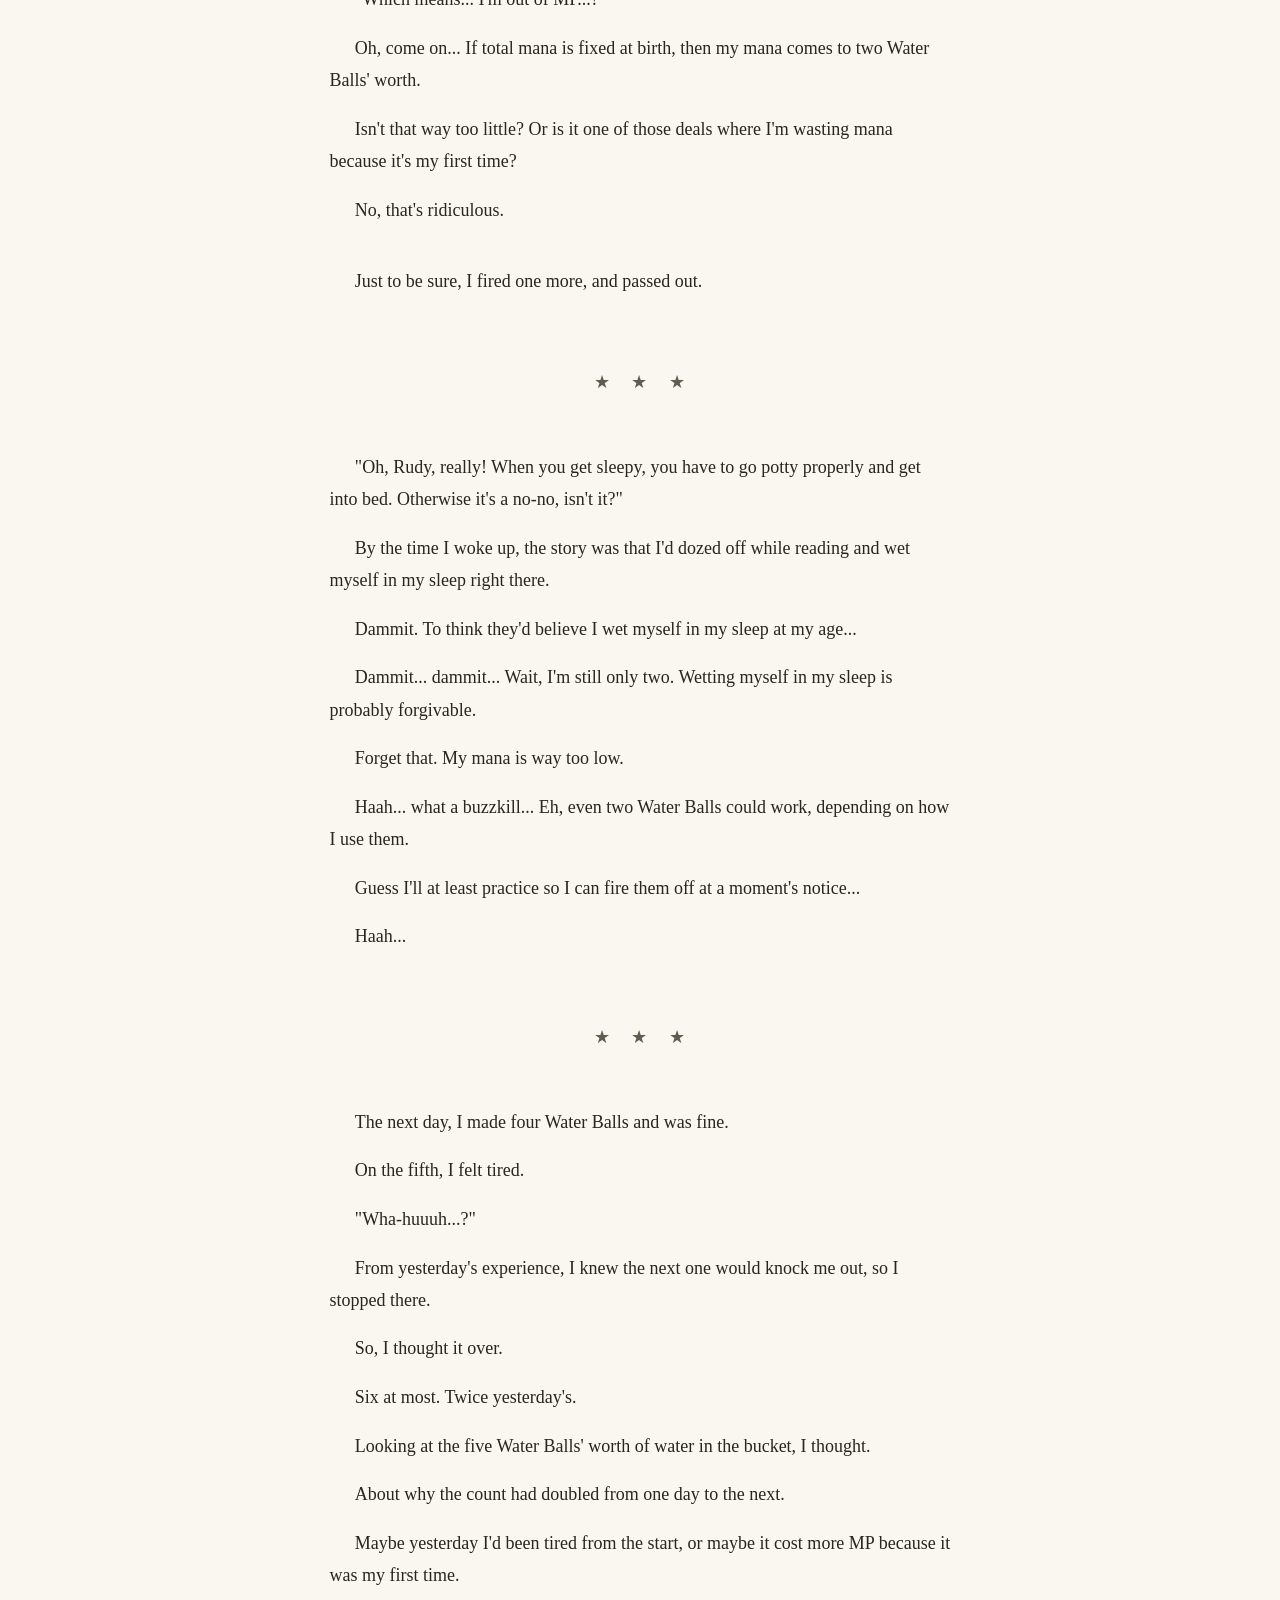
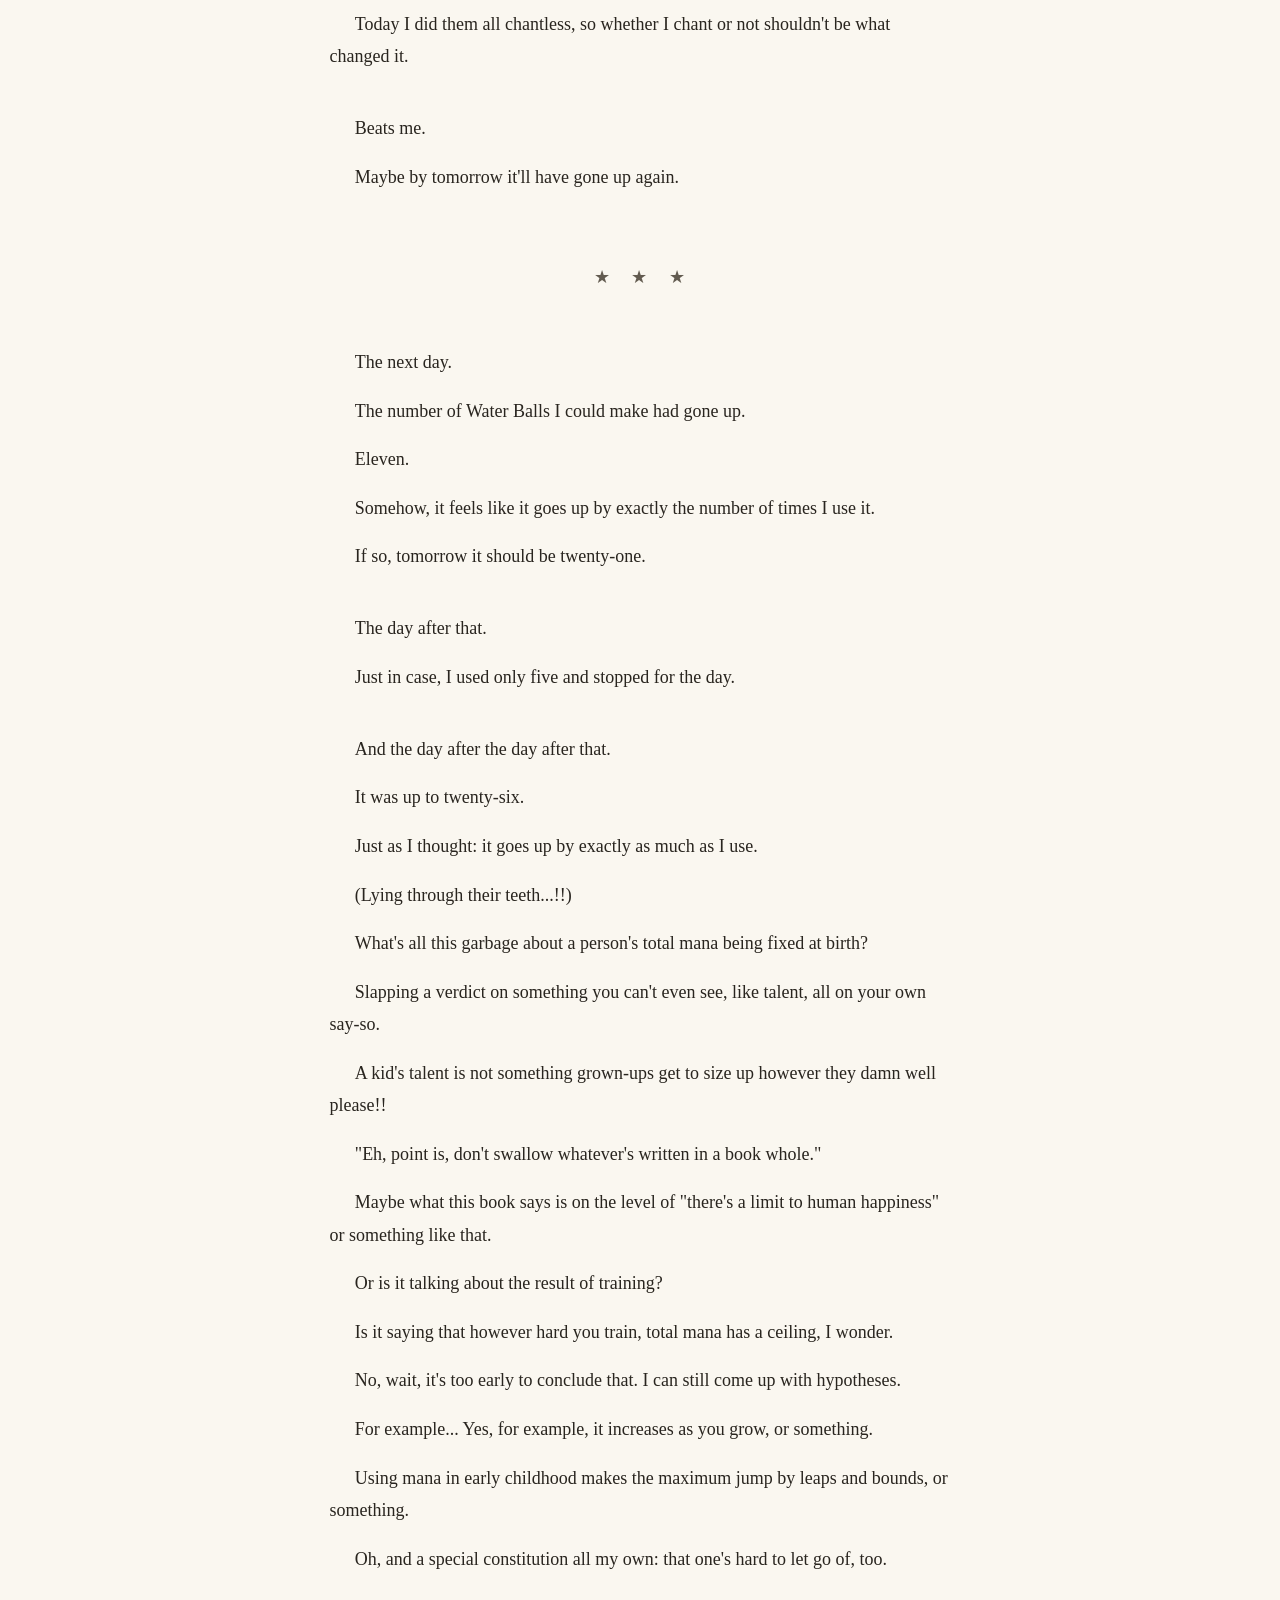
<file: vol01/ch03.html>
<!doctype html>
<html lang="en"><head><meta charset="utf-8"><meta name="viewport" content="width=device-width,initial-scale=1">
<title>Episode 3: Magic Textbook — Mushoku Tensei · Volume 1</title>
<link rel="stylesheet" href="../assets/reader.css"></head>
<body data-chapter="ch03" data-title="Episode 3: Magic Textbook"><a class="skip" href="#main">Skip to reading</a>
<header class="toolbar"><div class="toolbar-inner"><a class="toolbar-home" href="../index.html">Mushoku Tensei · Volume 1</a>
<label for="font-size">Text size <select id="font-size"><option value="100">Normal</option><option value="112">Larger</option><option value="125">Large</option><option value="140">Largest</option></select></label>
<label for="theme">Theme <select id="theme"><option value="auto">Automatic</option><option value="light">Light</option><option value="dark">Dark</option></select></label>
</div></header>
<main id="main"><p class="eyebrow">Volume 1 · Unofficial AI-assisted fan translation</p><h1>Episode 3: Magic Textbook</h1>
<p class="prose-row prose" id="v01.c03.p0001" data-kind="p">About two years had gone by since I was reincarnated.</p>
<p class="prose-row prose" id="v01.c03.p0002" data-kind="p">My legs and back had gotten sturdier, and I'd achieved unassisted bipedal locomotion.</p>
<p class="prose-row prose" id="v01.c03.p0003" data-kind="p">I was also getting to where I could speak this world's language.</p>
<div class="blank" id="v01.c03.p0004" data-kind="blank" aria-hidden="true"></div>
<div class="scene-break" id="v01.c03.p0005" data-kind="break" role="separator" aria-label="Scene break">★　★　★</div>
<div class="blank" id="v01.c03.p0006" data-kind="blank" aria-hidden="true"></div>
<p class="prose-row prose" id="v01.c03.p0007" data-kind="p">Having decided to live seriously, I thought about what to do first.</p>
<p class="prose-row prose" id="v01.c03.p0008" data-kind="p">What had I needed when I was alive?</p>
<p class="prose-row prose" id="v01.c03.p0009" data-kind="p">Study, exercise, skills.</p>
<p class="prose-row prose" id="v01.c03.p0010" data-kind="p">There's not much a baby can do. At most, burying my face in a chest whenever I get picked up.</p>
<p class="prose-row prose" id="v01.c03.p0011" data-kind="p">When I do that to the maid, she makes a blatantly disgusted face.</p>
<p class="prose-row prose" id="v01.c03.p0012" data-kind="p">That maid must hate kids, no doubt about it.</p>
<p class="prose-row prose" id="v01.c03.p0013" data-kind="p">Having decided exercise could wait a little longer, I started reading the books in the house so I could learn the letters.</p>
<p class="prose-row prose" id="v01.c03.p0014" data-kind="p">Language study is important.</p>
<p class="prose-row prose" id="v01.c03.p0015" data-kind="p">The Japanese have close to 100% literacy in their own language, but plenty of them are bad at English, and plenty of them balk when it comes to going abroad. To the point that having mastered a foreign language counts as a skill in itself. So I made learning this world's letters my first task.</p>
<div class="blank" id="v01.c03.p0016" data-kind="blank" aria-hidden="true"></div>
<p class="prose-row prose" id="v01.c03.p0017" data-kind="p">The house had all of five books.</p>
<p class="prose-row prose" id="v01.c03.p0018" data-kind="p">Are books expensive in this world, or are Paulo and Zenith not readers?</p>
<p class="prose-row prose" id="v01.c03.p0019" data-kind="p">Probably both. Unbelievable, for a man who owned a library of several thousand volumes.</p>
<p class="prose-row prose" id="v01.c03.p0020" data-kind="p">Granted, every last one was a light novel.</p>
<div class="blank" id="v01.c03.p0021" data-kind="blank" aria-hidden="true"></div>
<p class="prose-row prose" id="v01.c03.p0022" data-kind="p">Only five books, but that was plenty for learning to read.</p>
<p class="prose-row prose" id="v01.c03.p0023" data-kind="p">This world's language was close to Japanese, so I was able to pick it up quickly.</p>
<p class="prose-row prose" id="v01.c03.p0024" data-kind="p">The shapes of the letters are completely different, but the grammar-type stuff went right in.</p>
<p class="prose-row prose" id="v01.c03.p0025" data-kind="p">All I had to do was memorize the words. It also helped a lot that I'd learned the spoken language first.</p>
<p class="prose-row prose" id="v01.c03.p0026" data-kind="p">My father had read the books aloud to me a number of times, so I was able to learn the words smoothly.</p>
<p class="prose-row prose" id="v01.c03.p0027" data-kind="p">This body's good memory might have something to do with it too.</p>
<p class="prose-row prose" id="v01.c03.p0028" data-kind="p">Once you can read the letters, the books are fun.</p>
<p class="prose-row prose" id="v01.c03.p0029" data-kind="p">I used to think I would never in my whole life find studying fun, but when I really think it over, it's like memorizing info for an online game. No way that's not fun.</p>
<p class="prose-row prose" id="v01.c03.p0030" data-kind="p">That said, does that father of mine think an infant can understand what's in a book?</p>
<p class="prose-row prose" id="v01.c03.p0031" data-kind="p">It worked out because it was me, but with a normal toddler it'd be a total outrage. The kid would scream bloody murder.</p>
<div class="blank" id="v01.c03.p0032" data-kind="blank" aria-hidden="true"></div>
<p class="prose-row prose" id="v01.c03.p0033" data-kind="p">The books in the house were the following five.</p>
<div class="blank" id="v01.c03.p0034" data-kind="blank" aria-hidden="true"></div>
<p class="prose-row prose" id="v01.c03.p0035" data-kind="p">'Walking the World'</p>
<p class="prose-row prose" id="v01.c03.p0036" data-kind="p">A guidebook with the names and features of the countries of the world.</p>
<div class="blank" id="v01.c03.p0037" data-kind="blank" aria-hidden="true"></div>
<p class="prose-row prose" id="v01.c03.p0038" data-kind="p">'The Monsters of Fittoa: Habits and Weaknesses'</p>
<p class="prose-row prose" id="v01.c03.p0039" data-kind="p">The habits of the monsters that appear in the region called Fittoa, and how to deal with them.</p>
<div class="blank" id="v01.c03.p0040" data-kind="blank" aria-hidden="true"></div>
<p class="prose-row prose" id="v01.c03.p0041" data-kind="p">'Magic Textbook'</p>
<p class="prose-row prose" id="v01.c03.p0042" data-kind="p">A textbook for mages, covering attack magic from Beginner through Advanced.</p>
<div class="blank" id="v01.c03.p0043" data-kind="blank" aria-hidden="true"></div>
<p class="prose-row prose" id="v01.c03.p0044" data-kind="p">'The Legend of Pergius'</p>
<p class="prose-row prose" id="v01.c03.p0045" data-kind="p">A summoning mage named Pergius fights a demon god together with his companions and saves the world: a fairy tale of good rewarded and evil punished.</p>
<div class="blank" id="v01.c03.p0046" data-kind="blank" aria-hidden="true"></div>
<p class="prose-row prose" id="v01.c03.p0047" data-kind="p">'The Three Swordsmen and the Labyrinth'</p>
<p class="prose-row prose" id="v01.c03.p0048" data-kind="p">An action-adventure in which three genius swordsmen of different schools meet and delve into a deep labyrinth.</p>
<div class="blank" id="v01.c03.p0049" data-kind="blank" aria-hidden="true"></div>
<p class="prose-row prose" id="v01.c03.p0050" data-kind="p">The last two battle novels aside, the other three taught me a lot.</p>
<p class="prose-row prose" id="v01.c03.p0051" data-kind="p">The Magic Textbook is especially interesting.</p>
<p class="prose-row prose" id="v01.c03.p0052" data-kind="p">For me, a man from a world without magic, the descriptions of magic are truly fascinating.</p>
<p class="prose-row prose" id="v01.c03.p0053" data-kind="p">Reading on, I learned a few basic things.</p>
<div class="blank" id="v01.c03.p0054" data-kind="blank" aria-hidden="true"></div>
<p class="prose-row prose" id="v01.c03.p0055" data-kind="p">1. First, broadly divided, there are only three kinds of magic.</p>
<div class="blank" id="v01.c03.p0056" data-kind="blank" aria-hidden="true"></div>
<p class="prose-row prose" id="v01.c03.p0057" data-kind="p">'Attack magic'—attacks the other person.</p>
<p class="prose-row prose" id="v01.c03.p0058" data-kind="p">'Healing magic'—heals the other person.</p>
<p class="prose-row prose" id="v01.c03.p0059" data-kind="p">'Summoning magic'—calls something forth.</p>
<p class="prose-row prose" id="v01.c03.p0060" data-kind="p">These three. Exactly what they sound like.</p>
<p class="prose-row prose" id="v01.c03.p0061" data-kind="p">You'd think it could do all sorts of other things, but according to the textbook, magic was born and raised in the middle of fighting, so apparently it isn't used much in places that have nothing to do with fighting or hunting.</p>
<div class="blank" id="v01.c03.p0062" data-kind="blank" aria-hidden="true"></div>
<p class="prose-row prose" id="v01.c03.p0063" data-kind="p">2. Using magic requires mana.</p>
<div class="blank" id="v01.c03.p0064" data-kind="blank" aria-hidden="true"></div>
<p class="prose-row prose" id="v01.c03.p0065" data-kind="p">Put the other way, it seems anyone can use it, as long as they have mana.</p>
<p class="prose-row prose" id="v01.c03.p0066" data-kind="p">There are two ways of using mana.</p>
<p class="prose-row prose" id="v01.c03.p0067" data-kind="p">'Using the mana inside your own body'</p>
<p class="prose-row prose" id="v01.c03.p0068" data-kind="p">'Drawing it out of a substance charged with mana and using that'</p>
<p class="prose-row prose" id="v01.c03.p0069" data-kind="p">One or the other.</p>
<p class="prose-row prose" id="v01.c03.p0070" data-kind="p">I can't find a good comparison, but the former is probably something like generating your own power at home, and the latter like a battery.</p>
<p class="prose-row prose" id="v01.c03.p0071" data-kind="p">Long ago, people apparently used magic with only the mana inside their own bodies, but as the generations went on, magic was researched and grew more difficult, and the mana it consumed increased explosively along with it.</p>
<p class="prose-row prose" id="v01.c03.p0072" data-kind="p">That was fine for people with a lot of mana, but people with little mana couldn't use any decent magic.</p>
<p class="prose-row prose" id="v01.c03.p0073" data-kind="p">So the mages of old came up with the method of sucking mana out of things other than themselves and putting it toward their magic.</p>
<div class="blank" id="v01.c03.p0074" data-kind="blank" aria-hidden="true"></div>
<p class="prose-row prose" id="v01.c03.p0075" data-kind="p">3. There are two methods of activating magic.</p>
<div class="blank" id="v01.c03.p0076" data-kind="blank" aria-hidden="true"></div>
<p class="prose-row prose" id="v01.c03.p0077" data-kind="p">'Incantation'</p>
<p class="prose-row prose" id="v01.c03.p0078" data-kind="p">'Magic circle'</p>
<p class="prose-row prose" id="v01.c03.p0079" data-kind="p">No need for a detailed explanation, I'd think. You either activate the magic by saying it out loud, or activate the magic by drawing a magic circle.</p>
<p class="prose-row prose" id="v01.c03.p0080" data-kind="p">Long ago, the magic circle was apparently the main force, but now incantation is the mainstream.</p>
<p class="prose-row prose" id="v01.c03.p0081" data-kind="p">The reason being, long ago even the simplest incantation apparently took around one to two minutes.</p>
<p class="prose-row prose" id="v01.c03.p0082" data-kind="p">There was no way you could use it in combat.</p>
<p class="prose-row prose" id="v01.c03.p0083" data-kind="p">A magic circle, on the other hand, once drawn, could be used over and over a number of times.</p>
<p class="prose-row prose" id="v01.c03.p0084" data-kind="p">Incantation became the mainstream because a certain mage succeeded in drastically shortening incantations.</p>
<p class="prose-row prose" id="v01.c03.p0085" data-kind="p">The simplest ones were shortened to around five seconds, and attack magic came to be used by incantation only.</p>
<p class="prose-row prose" id="v01.c03.p0086" data-kind="p">Granted, summoning magic, which isn't needed to take effect immediately and requires complex spell formulas, apparently still mainly uses magic circles.</p>
<div class="blank" id="v01.c03.p0087" data-kind="blank" aria-hidden="true"></div>
<p class="prose-row prose" id="v01.c03.p0088" data-kind="p">4. An individual's mana is more or less fixed from birth.</p>
<div class="blank" id="v01.c03.p0089" data-kind="blank" aria-hidden="true"></div>
<p class="prose-row prose" id="v01.c03.p0090" data-kind="p">In a normal RPG, your MP goes up every time you level up.</p>
<p class="prose-row prose" id="v01.c03.p0091" data-kind="p">But in this world, apparently it doesn't.</p>
<p class="prose-row prose" id="v01.c03.p0092" data-kind="p">Apparently almost everyone is the Warrior class. Since it says "almost," it seems it does vary somewhat, but...</p>
<p class="prose-row prose" id="v01.c03.p0093" data-kind="p">What about me, I wonder.</p>
<p class="prose-row prose" id="v01.c03.p0094" data-kind="p">The Magic Textbook says the amount of mana is hereditary.</p>
<p class="prose-row prose" id="v01.c03.p0095" data-kind="p">For what it's worth, my mother seems to be able to use healing magic, so maybe I'm allowed to hope for a decent amount?</p>
<p class="prose-row prose" id="v01.c03.p0096" data-kind="p">I'm nervous. My parents may be talented, but my own genes look like the kind that won't do a lick of work.</p>
<div class="blank" id="v01.c03.p0097" data-kind="blank" aria-hidden="true"></div>
<div class="scene-break" id="v01.c03.p0098" data-kind="break" role="separator" aria-label="Scene break">★　★　★</div>
<div class="blank" id="v01.c03.p0099" data-kind="blank" aria-hidden="true"></div>
<p class="prose-row prose" id="v01.c03.p0100" data-kind="p">For now, I decided to try using the simplest magic.</p>
<p class="prose-row prose" id="v01.c03.p0101" data-kind="p">Basically, the Magic Textbook gave both the magic circle and the incantation, but incantation is apparently the mainstream, and I had nothing to draw a magic circle with anyway, so I decided to practice that way.</p>
<p class="prose-row prose" id="v01.c03.p0102" data-kind="p">As a spell gets bigger in scale, the incantation gets longer, and apparently you have to use a magic circle alongside it and so on, but at first I should be fine.</p>
<p class="prose-row prose" id="v01.c03.p0103" data-kind="p">Incidentally, a skilled mage can apparently use magic even without an incantation.</p>
<p class="prose-row prose" id="v01.c03.p0104" data-kind="p">Chantless casting, shortened incantation, that kind of thing.</p>
<p class="prose-row prose" id="v01.c03.p0105" data-kind="p">But why would getting skilled let you use it without an incantation?</p>
<p class="prose-row prose" id="v01.c03.p0106" data-kind="p">If total mana doesn't change, then leveling up wouldn't make your MP go up either.</p>
<p class="prose-row prose" id="v01.c03.p0107" data-kind="p">Then again, maybe your MP cost goes down as your proficiency goes up?</p>
<p class="prose-row prose" id="v01.c03.p0108" data-kind="p">No, even if the MP cost did go down, that's no reason for there to be fewer steps, is it.</p>
<p class="prose-row prose" id="v01.c03.p0109" data-kind="p">...Whatever. For now, let's just try it.</p>
<div class="blank" id="v01.c03.p0110" data-kind="blank" aria-hidden="true"></div>
<p class="prose-row prose" id="v01.c03.p0111" data-kind="p">With the Magic Textbook in one hand, I thrust my right hand forward and read the words aloud.</p>
<p class="prose-row prose" id="v01.c03.p0112" data-kind="p">"Where you seek, may there be the great blessing of water; let the flow of a cool, clear brook be here and now. 'Water Ball'"</p>
<p class="prose-row prose" id="v01.c03.p0113" data-kind="p">There was a sensation like blood gathering in my right hand.</p>
<p class="prose-row prose" id="v01.c03.p0114" data-kind="p">As if that blood were being pushed out, a fist-sized Water Ball formed at the tip of my right hand.</p>
<p class="prose-row prose" id="v01.c03.p0115" data-kind="p">"Whoa!!"</p>
<p class="prose-row prose" id="v01.c03.p0116" data-kind="p">So I marveled, and the very next instant, the Water Ball fell with a splash and wet the floor.</p>
<p class="prose-row prose" id="v01.c03.p0117" data-kind="p">The textbook said it was a spell that sends a bullet of water flying, but it fell right there.</p>
<p class="prose-row prose" id="v01.c03.p0118" data-kind="p">Maybe the magic doesn't last once your concentration breaks.</p>
<div class="blank" id="v01.c03.p0119" data-kind="blank" aria-hidden="true"></div>
<p class="prose-row prose" id="v01.c03.p0120" data-kind="p">Concentrate, concentrate...</p>
<p class="prose-row prose" id="v01.c03.p0121" data-kind="p">It's the feeling of gathering blood into my right hand. Like this, like this, like so... yeah.</p>
<div class="blank" id="v01.c03.p0122" data-kind="blank" aria-hidden="true"></div>
<p class="prose-row prose" id="v01.c03.p0123" data-kind="p">I readied my right hand again and, recalling the sensation from before, pictured it in my head.</p>
<p class="prose-row prose" id="v01.c03.p0124" data-kind="p">I don't know how much total mana I have, but I'd better assume I can't use it all that many times.</p>
<p class="prose-row prose" id="v01.c03.p0125" data-kind="p">I'll concentrate as if every single practice attempt has to succeed.</p>
<p class="prose-row prose" id="v01.c03.p0126" data-kind="p">First picture it in my head, repeat it over and over in my head, and only then actually try it.</p>
<p class="prose-row prose" id="v01.c03.p0127" data-kind="p">If I stumble, picture that part in my head again. Until it succeeds perfectly inside my brain.</p>
<p class="prose-row prose" id="v01.c03.p0128" data-kind="p">When I was alive, that's what I did when I practiced combos in fighting games.</p>
<p class="prose-row prose" id="v01.c03.p0129" data-kind="p">Thanks to that, I almost never dropped a combo, even in matches.</p>
<p class="prose-row prose" id="v01.c03.p0130" data-kind="p">So this way of practicing isn't wrong... is what I'd like to think.</p>
<p class="prose-row prose" id="v01.c03.p0131" data-kind="p">"Hhhh... hooo..."</p>
<p class="prose-row prose" id="v01.c03.p0132" data-kind="p">One deep breath.</p>
<p class="prose-row prose" id="v01.c03.p0133" data-kind="p">I built up strength, as if sending blood to my right hand from the tips of my feet and the top of my head.</p>
<p class="prose-row prose" id="v01.c03.p0134" data-kind="p">And then, with a feeling like spitting it out of my palm with a pop...</p>
<p class="prose-row prose" id="v01.c03.p0135" data-kind="p">Carefully, carefully, in time with my heartbeat, little by little. Little by little...</p>
<p class="prose-row prose" id="v01.c03.p0136" data-kind="p">Water, water, water, Water Ball, bullet of water, ball of water, polka dots, polka-dot panties...</p>
<p class="prose-row prose" id="v01.c03.p0137" data-kind="p">Impure thoughts crept in. Once more.</p>
<p class="prose-row prose" id="v01.c03.p0138" data-kind="p">Squeeze it together, wring it out, water water water water...</p>
<p class="prose-row prose" id="v01.c03.p0139" data-kind="p">"Hah!!"</p>
<p class="prose-row prose" id="v01.c03.p0140" data-kind="p">And the instant I involuntarily let out a shout like the temple-born guy, a Water Ball formed.</p>
<p class="prose-row prose" id="v01.c03.p0141" data-kind="p">"Oh, wha...?"</p>
<p class="prose-row prose" id="v01.c03.p0142" data-kind="p">Splash.</p>
<figure id="v01.c03.p0143" data-kind="img"><img src="img/00005.png" alt="Volume 1 illustration" width="720" height="1024" loading="lazy"><figcaption class="caption"><ol><li><span class="caption-text">Splash</span><span class="position">bottom right, large sound effect by the splashing water</span></li></ol></figcaption></figure>
<p class="prose-row prose" id="v01.c03.p0144" data-kind="p">The instant I was startled, the Water Ball fell, just like that.</p>
<p class="prose-row prose" id="v01.c03.p0145" data-kind="p">"...Ah"</p>
<p class="prose-row prose" id="v01.c03.p0146" data-kind="p">Huh... I didn't chant just now, did I?</p>
<p class="prose-row prose" id="v01.c03.p0147" data-kind="p">Why...?</p>
<p class="prose-row prose" id="v01.c03.p0148" data-kind="p">All I'd done was copy the sensation from when I used the magic a moment ago, exactly as it was.</p>
<p class="prose-row prose" id="v01.c03.p0149" data-kind="p">Could it be that if you can reproduce the flow of mana, you don't really have to chant?</p>
<p class="prose-row prose" id="v01.c03.p0150" data-kind="p">Is chantless casting something you can do that easily?</p>
<p class="prose-row prose" id="v01.c03.p0151" data-kind="p">Isn't that normally a high-tier skill?</p>
<p class="prose-row prose" id="v01.c03.p0152" data-kind="p">"If it's that easy, then what's the point of an incantation?"</p>
<p class="prose-row prose" id="v01.c03.p0153" data-kind="p">Even a beginner like me had been able to activate magic with chantless casting.</p>
<p class="prose-row prose" id="v01.c03.p0154" data-kind="p">Gather the mana in my body at my fingertips, decide the shape in my head.</p>
<p class="prose-row prose" id="v01.c03.p0155" data-kind="p">That's all it took.</p>
<p class="prose-row prose" id="v01.c03.p0156" data-kind="p">Then there's no need for incantations. Everyone should just do it this way.</p>
<p class="prose-row prose" id="v01.c03.p0157" data-kind="p">(...Hmm.)</p>
<p class="prose-row prose" id="v01.c03.p0158" data-kind="p">Could it be that the incantation automates the magic for you?</p>
<p class="prose-row prose" id="v01.c03.p0159" data-kind="p">Without having to concentrate each time and will the blood to gather from your whole body, just saying the words does it all for you.</p>
<p class="prose-row prose" id="v01.c03.p0160" data-kind="p">Could that be all there is to it?</p>
<p class="prose-row prose" id="v01.c03.p0161" data-kind="p">Like manual versus automatic on a car: maybe you can actually do it by hand, if you really want to?</p>
<p class="prose-row prose" id="v01.c03.p0162" data-kind="p">'Chant the incantation, and it casts the magic for you automatically.'</p>
<p class="prose-row prose" id="v01.c03.p0163" data-kind="p">This has big advantages.</p>
<div class="blank" id="v01.c03.p0164" data-kind="blank" aria-hidden="true"></div>
<p class="prose-row prose" id="v01.c03.p0165" data-kind="p">First of all, it's easy to teach.</p>
<p class="prose-row prose" id="v01.c03.p0166" data-kind="p">Rather than explaining, "It feels like you're gathering the blood from all the blood vessels in your body, aaand...," it's easier on teacher and student alike if anybody can do it in one go just by chanting.</p>
<p class="prose-row prose" id="v01.c03.p0167" data-kind="p">And as it got taught that way, little by little, didn't it turn into 'the incantation is indispensable'?</p>
<div class="blank" id="v01.c03.p0168" data-kind="blank" aria-hidden="true"></div>
<p class="prose-row prose" id="v01.c03.p0169" data-kind="p">Second, it's easy to use.</p>
<p class="prose-row prose" id="v01.c03.p0170" data-kind="p">It goes without saying, but attack magic gets used in the middle of combat.</p>
<p class="prose-row prose" id="v01.c03.p0171" data-kind="p">In combat, rattling off an incantation is quicker than shutting your eyes and concentrating, going "Nnnngh."</p>
<p class="prose-row prose" id="v01.c03.p0172" data-kind="p">It's a question of which is easier: drawing an intricate picture while running at a full sprint, or saying a tongue twister while running at a full sprint.</p>
<p class="prose-row prose" id="v01.c03.p0173" data-kind="p">"For some people, the first one might be easier, though..."</p>
<p class="prose-row prose" id="v01.c03.p0174" data-kind="p">I flipped through the Magic Textbook, but there was nothing written about chantless casting.</p>
<p class="prose-row prose" id="v01.c03.p0175" data-kind="p">Strange. From how it felt when I did it, it wasn't that hard.</p>
<p class="prose-row prose" id="v01.c03.p0176" data-kind="p">Maybe I have some special talent, but it's not like nobody else could use it at all.</p>
<div class="blank" id="v01.c03.p0177" data-kind="blank" aria-hidden="true"></div>
<p class="prose-row prose" id="v01.c03.p0178" data-kind="p">How about thinking of it this way.</p>
<p class="prose-row prose" id="v01.c03.p0179" data-kind="p">Normally, mages, from beginners to experts, all keep using magic by incantation.</p>
<p class="prose-row prose" id="v01.c03.p0180" data-kind="p">Over thousands, tens of thousands of uses, their bodies get completely used to the incantation.</p>
<p class="prose-row prose" id="v01.c03.p0181" data-kind="p">So even when they do try to go chantless, they don't know how.</p>
<p class="prose-row prose" id="v01.c03.p0182" data-kind="p">Hence it's considered not the norm, and it isn't written in the textbook.</p>
<p class="prose-row prose" id="v01.c03.p0183" data-kind="p">"Oh, that adds up!!"</p>
<p class="prose-row prose" id="v01.c03.p0184" data-kind="p">Which means that right now, I'm not the norm.</p>
<p class="prose-row prose" id="v01.c03.p0185" data-kind="p">Isn't that freaking awesome?</p>
<p class="prose-row prose" id="v01.c03.p0186" data-kind="p">Doesn't it totally feel like I just pulled off some secret cheat?</p>
<p class="prose-row prose" id="v01.c03.p0187" data-kind="p">'IT CAN'T BE! THE CATALYST OF CLIMB, WITHOUT ORATORIO?'</p>
<p class="prose-row prose" id="v01.c03.p0188" data-kind="p">'I ONLY USED THIS CATALYST THE NORMAL WAY TO OPEN THE CHANNEL, THOUGH.'</p>
<p class="prose-row prose" id="v01.c03.p0189" data-kind="p">That's the vibe, right?</p>
<p class="prose-row prose" id="v01.c03.p0190" data-kind="p">Wooo, I'm getting so hyped!!</p>
<div class="blank" id="v01.c03.p0191" data-kind="blank" aria-hidden="true"></div>
<p class="prose-row prose" id="v01.c03.p0192" data-kind="p">Whoa, whoa, no good, no good. Chill out a sec. Be cool.</p>
<p class="prose-row prose" id="v01.c03.p0193" data-kind="p">When I was alive, this exact feeling fooled me, and that's how I ended up like that.</p>
<p class="prose-row prose" id="v01.c03.p0194" data-kind="p">Being better with computers than most people gave me a chosen-one complex, so I got cocky and blew it.</p>
<p class="prose-row prose" id="v01.c03.p0195" data-kind="p">Tone it down, tone it down. What matters is not thinking I'm above other people.</p>
<p class="prose-row prose" id="v01.c03.p0196" data-kind="p">I'm a beginner. A beginner.</p>
<p class="prose-row prose" id="v01.c03.p0197" data-kind="p">Just a bowling newbie who lucked into a strike on his very first throw.</p>
<p class="prose-row prose" id="v01.c03.p0198" data-kind="p">Beginner's luck. No kidding myself that I've got talent or whatever; I should just grind away at practice.</p>
<p class="prose-row prose" id="v01.c03.p0199" data-kind="p">Okay. First I chant the spell's incantation aloud, then copy that feeling and practice chantless, nonstop.</p>
<p class="prose-row prose" id="v01.c03.p0200" data-kind="p">Let's go with that.</p>
<p class="prose-row prose" id="v01.c03.p0201" data-kind="p">"All right then, one more shot."</p>
<p class="prose-row prose" id="v01.c03.p0202" data-kind="p">And when I put my right hand out, it felt weirdly sluggish.</p>
<p class="prose-row prose" id="v01.c03.p0203" data-kind="p">But, it felt as if something heavy was sitting squarely on my shoulders.</p>
<p class="prose-row prose" id="v01.c03.p0204" data-kind="p">Fatigue.</p>
<p class="prose-row prose" id="v01.c03.p0205" data-kind="p">Because I'd been concentrating?</p>
<p class="prose-row prose" id="v01.c03.p0206" data-kind="p">No, I'm an online-game pro (self-proclaimed), if a small-time one: a man who, when the situation called for it, could hunt for six days straight without sleep.</p>
<p class="prose-row prose" id="v01.c03.p0207" data-kind="p">My concentration shouldn't be the kind that snaps after this little.</p>
<p class="prose-row prose" id="v01.c03.p0208" data-kind="p">"Which means... I'm out of MP...?"</p>
<p class="prose-row prose" id="v01.c03.p0209" data-kind="p">Oh, come on... If total mana is fixed at birth, then my mana comes to two Water Balls' worth.</p>
<p class="prose-row prose" id="v01.c03.p0210" data-kind="p">Isn't that way too little? Or is it one of those deals where I'm wasting mana because it's my first time?</p>
<p class="prose-row prose" id="v01.c03.p0211" data-kind="p">No, that's ridiculous.</p>
<div class="blank" id="v01.c03.p0212" data-kind="blank" aria-hidden="true"></div>
<p class="prose-row prose" id="v01.c03.p0213" data-kind="p">Just to be sure, I fired one more, and passed out.</p>
<div class="blank" id="v01.c03.p0214" data-kind="blank" aria-hidden="true"></div>
<div class="scene-break" id="v01.c03.p0215" data-kind="break" role="separator" aria-label="Scene break">★　★　★</div>
<div class="blank" id="v01.c03.p0216" data-kind="blank" aria-hidden="true"></div>
<p class="prose-row prose" id="v01.c03.p0217" data-kind="p">"Oh, Rudy, really! When you get sleepy, you have to go potty properly and get into bed. Otherwise it's a no-no, isn't it?"</p>
<p class="prose-row prose" id="v01.c03.p0218" data-kind="p">By the time I woke up, the story was that I'd dozed off while reading and wet myself in my sleep right there.</p>
<p class="prose-row prose" id="v01.c03.p0219" data-kind="p">Dammit. To think they'd believe I wet myself in my sleep at my age...</p>
<p class="prose-row prose" id="v01.c03.p0220" data-kind="p">Dammit... dammit... Wait, I'm still only two. Wetting myself in my sleep is probably forgivable.</p>
<p class="prose-row prose" id="v01.c03.p0221" data-kind="p">Forget that. My mana is way too low.</p>
<p class="prose-row prose" id="v01.c03.p0222" data-kind="p">Haah... what a buzzkill... Eh, even two Water Balls could work, depending on how I use them.</p>
<p class="prose-row prose" id="v01.c03.p0223" data-kind="p">Guess I'll at least practice so I can fire them off at a moment's notice...</p>
<p class="prose-row prose" id="v01.c03.p0224" data-kind="p">Haah...</p>
<div class="blank" id="v01.c03.p0225" data-kind="blank" aria-hidden="true"></div>
<div class="scene-break" id="v01.c03.p0226" data-kind="break" role="separator" aria-label="Scene break">★　★　★</div>
<div class="blank" id="v01.c03.p0227" data-kind="blank" aria-hidden="true"></div>
<p class="prose-row prose" id="v01.c03.p0228" data-kind="p">The next day, I made four Water Balls and was fine.</p>
<p class="prose-row prose" id="v01.c03.p0229" data-kind="p">On the fifth, I felt tired.</p>
<p class="prose-row prose" id="v01.c03.p0230" data-kind="p">"Wha-huuuh...?"</p>
<p class="prose-row prose" id="v01.c03.p0231" data-kind="p">From yesterday's experience, I knew the next one would knock me out, so I stopped there.</p>
<p class="prose-row prose" id="v01.c03.p0232" data-kind="p">So, I thought it over.</p>
<p class="prose-row prose" id="v01.c03.p0233" data-kind="p">Six at most. Twice yesterday's.</p>
<p class="prose-row prose" id="v01.c03.p0234" data-kind="p">Looking at the five Water Balls' worth of water in the bucket, I thought.</p>
<p class="prose-row prose" id="v01.c03.p0235" data-kind="p">About why the count had doubled from one day to the next.</p>
<p class="prose-row prose" id="v01.c03.p0236" data-kind="p">Maybe yesterday I'd been tired from the start, or maybe it cost more MP because it was my first time.</p>
<p class="prose-row prose" id="v01.c03.p0237" data-kind="p">Today I did them all chantless, so whether I chant or not shouldn't be what changed it.</p>
<div class="blank" id="v01.c03.p0238" data-kind="blank" aria-hidden="true"></div>
<p class="prose-row prose" id="v01.c03.p0239" data-kind="p">Beats me.</p>
<p class="prose-row prose" id="v01.c03.p0240" data-kind="p">Maybe by tomorrow it'll have gone up again.</p>
<div class="blank" id="v01.c03.p0241" data-kind="blank" aria-hidden="true"></div>
<div class="scene-break" id="v01.c03.p0242" data-kind="break" role="separator" aria-label="Scene break">★　★　★</div>
<div class="blank" id="v01.c03.p0243" data-kind="blank" aria-hidden="true"></div>
<p class="prose-row prose" id="v01.c03.p0244" data-kind="p">The next day.</p>
<p class="prose-row prose" id="v01.c03.p0245" data-kind="p">The number of Water Balls I could make had gone up.</p>
<p class="prose-row prose" id="v01.c03.p0246" data-kind="p">Eleven.</p>
<p class="prose-row prose" id="v01.c03.p0247" data-kind="p">Somehow, it feels like it goes up by exactly the number of times I use it.</p>
<p class="prose-row prose" id="v01.c03.p0248" data-kind="p">If so, tomorrow it should be twenty-one.</p>
<div class="blank" id="v01.c03.p0249" data-kind="blank" aria-hidden="true"></div>
<p class="prose-row prose" id="v01.c03.p0250" data-kind="p">The day after that.</p>
<p class="prose-row prose" id="v01.c03.p0251" data-kind="p">Just in case, I used only five and stopped for the day.</p>
<div class="blank" id="v01.c03.p0252" data-kind="blank" aria-hidden="true"></div>
<p class="prose-row prose" id="v01.c03.p0253" data-kind="p">And the day after the day after that.</p>
<p class="prose-row prose" id="v01.c03.p0254" data-kind="p">It was up to twenty-six.</p>
<p class="prose-row prose" id="v01.c03.p0255" data-kind="p">Just as I thought: it goes up by exactly as much as I use.</p>
<p class="prose-row prose" id="v01.c03.p0256" data-kind="p">(Lying through their teeth...!!)</p>
<p class="prose-row prose" id="v01.c03.p0257" data-kind="p">What's all this garbage about a person's total mana being fixed at birth?</p>
<p class="prose-row prose" id="v01.c03.p0258" data-kind="p">Slapping a verdict on something you can't even see, like talent, all on your own say-so.</p>
<p class="prose-row prose" id="v01.c03.p0259" data-kind="p">A kid's talent is not something grown-ups get to size up however they damn well please!!</p>
<p class="prose-row prose" id="v01.c03.p0260" data-kind="p">"Eh, point is, don't swallow whatever's written in a book whole."</p>
<p class="prose-row prose" id="v01.c03.p0261" data-kind="p">Maybe what this book says is on the level of "there's a limit to human happiness" or something like that.</p>
<p class="prose-row prose" id="v01.c03.p0262" data-kind="p">Or is it talking about the result of training?</p>
<p class="prose-row prose" id="v01.c03.p0263" data-kind="p">Is it saying that however hard you train, total mana has a ceiling, I wonder.</p>
<p class="prose-row prose" id="v01.c03.p0264" data-kind="p">No, wait, it's too early to conclude that. I can still come up with hypotheses.</p>
<p class="prose-row prose" id="v01.c03.p0265" data-kind="p">For example... Yes, for example, it increases as you grow, or something.</p>
<p class="prose-row prose" id="v01.c03.p0266" data-kind="p">Using mana in early childhood makes the maximum jump by leaps and bounds, or something.</p>
<p class="prose-row prose" id="v01.c03.p0267" data-kind="p">Oh, and a special constitution all my own: that one's hard to let go of, too.</p>
<p class="prose-row prose" id="v01.c03.p0268" data-kind="p">...No, I told you, quit thinking you're special.</p>
<p class="prose-row prose" id="v01.c03.p0269" data-kind="p">Back in my original world too, people said that if you exercise during your growth period, your abilities shoot up.</p>
<p class="prose-row prose" id="v01.c03.p0270" data-kind="p">And, the other way around, that once you're past your growth period, you don't improve much however hard you try.</p>
<p class="prose-row prose" id="v01.c03.p0271" data-kind="p">This world may go on about mana and whatnot, but the structure of the human body shouldn't be any different.</p>
<p class="prose-row prose" id="v01.c03.p0272" data-kind="p">The basics are the same.</p>
<p class="prose-row prose" id="v01.c03.p0273" data-kind="p">Then there's only one thing to do.</p>
<p class="prose-row prose" id="v01.c03.p0274" data-kind="p">Train all I can before my growth period ends.</p>
<div class="blank" id="v01.c03.p0275" data-kind="blank" aria-hidden="true"></div>
<div class="scene-break" id="v01.c03.p0276" data-kind="break" role="separator" aria-label="Scene break">★　★　★</div>
<div class="blank" id="v01.c03.p0277" data-kind="blank" aria-hidden="true"></div>
<p class="prose-row prose" id="v01.c03.p0278" data-kind="p">From the next day on, I decided to use up my mana to the limit.</p>
<p class="prose-row prose" id="v01.c03.p0279" data-kind="p">At the same time, I'd increase the number of spells I could use.</p>
<p class="prose-row prose" id="v01.c03.p0280" data-kind="p">Once I learn the feeling, reproducing it chantless is easy.</p>
<p class="prose-row prose" id="v01.c03.p0281" data-kind="p">For now, I want to completely master the Beginner magic of every element in the next few days.</p>
<p class="prose-row prose" id="v01.c03.p0282" data-kind="p">Beginner magic, just as the word says, sits at the lowest rank of attack magic.</p>
<p class="prose-row prose" id="v01.c03.p0283" data-kind="p">Among those, Water Ball and Fire Bullet are Beginner spells positioned as especially introductory.</p>
<p class="prose-row prose" id="v01.c03.p0284" data-kind="p">The difficulty of magic is divided into seven levels.</p>
<p class="prose-row prose" id="v01.c03.p0285" data-kind="p">'Beginner, Intermediate, Advanced, Saint, King, Emperor, God'</p>
<p class="prose-row prose" id="v01.c03.p0286" data-kind="p">Generally, an educated mage can use the magic of their best element up to Advanced, but other magic only up to Beginner or Intermediate, apparently.</p>
<p class="prose-row prose" id="v01.c03.p0287" data-kind="p">Once you can use ranks above Advanced, you get called Fire Saint rank or Water Saint rank or whatever, depending on the element, and people look up to you, supposedly.</p>
<p class="prose-row prose" id="v01.c03.p0288" data-kind="p">Saint rank.</p>
<p class="prose-row prose" id="v01.c03.p0289" data-kind="p">I want that. A little.</p>
<p class="prose-row prose" id="v01.c03.p0290" data-kind="p">But the Magic Textbook only went up to Advanced magic of the fire, water, wind and earth elements.</p>
<p class="prose-row prose" id="v01.c03.p0291" data-kind="p">Where am I supposed to learn Saint rank and up, I wonder...</p>
<p class="prose-row prose" id="v01.c03.p0292" data-kind="p">No, let's try not to think about it too much.</p>
<p class="prose-row prose" id="v01.c03.p0293" data-kind="p">In RPG Mak○r too, if you start by making the strongest monster, odds are you'll give up halfway.</p>
<p class="prose-row prose" id="v01.c03.p0294" data-kind="p">You start with the first slime.</p>
<p class="prose-row prose" id="v01.c03.p0295" data-kind="p">Granted, even starting from the slime, I never once finished one.</p>
<div class="blank" id="v01.c03.p0296" data-kind="blank" aria-hidden="true"></div>
<div class="scene-break" id="v01.c03.p0297" data-kind="break" role="separator" aria-label="Scene break">★　★　★</div>
<div class="blank" id="v01.c03.p0298" data-kind="blank" aria-hidden="true"></div>
<p class="prose-row prose" id="v01.c03.p0299" data-kind="p">Now then, the Beginner water-element magic written in the textbook is as follows.</p>
<div class="blank" id="v01.c03.p0300" data-kind="blank" aria-hidden="true"></div>
<p class="prose-row prose" id="v01.c03.p0301" data-kind="p">water bullet: Fires a bullet of water. Water Ball.</p>
<p class="prose-row prose" id="v01.c03.p0302" data-kind="p">water shield: Makes water spout from the ground to form a wall. Water Shield.</p>
<p class="prose-row prose" id="v01.c03.p0303" data-kind="p">water arrow: Fires an arrow of water about 20 cm long. Water Arrow.</p>
<p class="prose-row prose" id="v01.c03.p0304" data-kind="p">ice strike: Hurls a lump of ice at the opponent. Ice Smash.</p>
<p class="prose-row prose" id="v01.c03.p0305" data-kind="p">ice blade: Creates a sword of ice. Ice Blade.</p>
<div class="blank" id="v01.c03.p0306" data-kind="blank" aria-hidden="true"></div>
<p class="prose-row prose" id="v01.c03.p0307" data-kind="p">I tried them all once through.</p>
<p class="prose-row prose" id="v01.c03.p0308" data-kind="p">They're all "Beginner," but the mana they used varied.</p>
<p class="prose-row prose" id="v01.c03.p0309" data-kind="p">If Water Ball is one, then roughly two to twenty, I'd say.</p>
<div class="blank" id="v01.c03.p0310" data-kind="blank" aria-hidden="true"></div>
<p class="prose-row prose" id="v01.c03.p0311" data-kind="p">Mostly water ones.</p>
<p class="prose-row prose" id="v01.c03.p0312" data-kind="p">Because if I used fire and started a house fire or something, that'd be dangerous.</p>
<p class="prose-row prose" id="v01.c03.p0313" data-kind="p">Speaking of fire, maybe temperature is tied to mana cost too, because the higher the rank goes, the more ice seems to show up.</p>
<p class="prose-row prose" id="v01.c03.p0314" data-kind="p">But whether it was Water Ball or Water Arrow, even though the book said they fly, they didn't fly anywhere.</p>
<p class="prose-row prose" id="v01.c03.p0315" data-kind="p">What is it? Am I getting something wrong somewhere...?</p>
<p class="prose-row prose" id="v01.c03.p0316" data-kind="p">Hmmm. Beats me.</p>
<p class="prose-row prose" id="v01.c03.p0317" data-kind="p">The Magic Textbook also has things written about a spell's size and speed.</p>
<p class="prose-row prose" id="v01.c03.p0318" data-kind="p">Maybe, after you create the bullet, you control it further with mana?</p>
<p class="prose-row prose" id="v01.c03.p0319" data-kind="p">I tried it.</p>
<p class="prose-row prose" id="v01.c03.p0320" data-kind="p">"Oh?"</p>
<p class="prose-row prose" id="v01.c03.p0321" data-kind="p">The Water Ball got bigger.</p>
<p class="prose-row prose" id="v01.c03.p0322" data-kind="p">"Ooh!!"</p>
<p class="prose-row prose" id="v01.c03.p0323" data-kind="p">Ker-splash.</p>
<p class="prose-row prose" id="v01.c03.p0324" data-kind="p">"Ohh..."</p>
<p class="prose-row prose" id="v01.c03.p0325" data-kind="p">But, sure enough, it still fell.</p>
<p class="prose-row prose" id="v01.c03.p0326" data-kind="p">After that, I tried all sorts of things: making the Water Ball bigger, making it smaller.</p>
<p class="prose-row prose" id="v01.c03.p0327" data-kind="p">Making two different Water Balls at the same time.</p>
<p class="prose-row prose" id="v01.c03.p0328" data-kind="p">Changing the size of each one.</p>
<p class="prose-row prose" id="v01.c03.p0329" data-kind="p">So there were new discoveries, but it never flew off, not once.</p>
<div class="blank" id="v01.c03.p0330" data-kind="blank" aria-hidden="true"></div>
<p class="prose-row prose" id="v01.c03.p0331" data-kind="p">Fire and wind, maybe because gravity doesn't affect them, floated in the air, but in the end they vanished after a set time.</p>
<p class="prose-row prose" id="v01.c03.p0332" data-kind="p">I also tried blowing a drifting fireball away with wind, but something feels off.</p>
<div class="blank" id="v01.c03.p0333" data-kind="blank" aria-hidden="true"></div>
<p class="prose-row prose" id="v01.c03.p0334" data-kind="p">Hmmm...</p>
<div class="blank" id="v01.c03.p0335" data-kind="blank" aria-hidden="true"></div>
<div class="scene-break" id="v01.c03.p0336" data-kind="break" role="separator" aria-label="Scene break">★　★　★</div>
<div class="blank" id="v01.c03.p0337" data-kind="blank" aria-hidden="true"></div>
<p class="prose-row prose" id="v01.c03.p0338" data-kind="p">Two months later.</p>
<p class="prose-row prose" id="v01.c03.p0339" data-kind="p">After a lot of trial and error, I was finally able to make a Water Ball fly.</p>
<p class="prose-row prose" id="v01.c03.p0340" data-kind="p">That was the breakthrough, and I more or less figured out how incantations work.</p>
<div class="blank" id="v01.c03.p0341" data-kind="blank" aria-hidden="true"></div>
<p class="prose-row prose" id="v01.c03.p0342" data-kind="p">An incantation follows a set process.</p>
<p class="prose-row prose" id="v01.c03.p0343" data-kind="p">Generation → size setting → launch speed setting → activation.</p>
<p class="prose-row prose" id="v01.c03.p0344" data-kind="p">Of these, the spell is completed by the caster setting the size and the launch speed themselves.</p>
<p class="prose-row prose" id="v01.c03.p0345" data-kind="p">In other words, when you chant an incantation.</p>
<p class="prose-row prose" id="v01.c03.p0346" data-kind="p">1. First, the form of the magic you want to use is created automatically.</p>
<p class="prose-row prose" id="v01.c03.p0347" data-kind="p">2. After that, within a set time, you add mana and adjust the size.</p>
<p class="prose-row prose" id="v01.c03.p0348" data-kind="p">3. After adjusting the size, by adding more mana within a further set time, you adjust the launch speed.</p>
<p class="prose-row prose" id="v01.c03.p0349" data-kind="p">4. When the preparation time ends, it leaves the caster's hand and fires automatically.</p>
<p class="prose-row prose" id="v01.c03.p0350" data-kind="p">And that's how it goes.</p>
<p class="prose-row prose" id="v01.c03.p0351" data-kind="p">Probably not wrong... I think.</p>
<p class="prose-row prose" id="v01.c03.p0352" data-kind="p">The trick was adding mana in two separate goes after the incantation.</p>
<p class="prose-row prose" id="v01.c03.p0353" data-kind="p">If you don't adjust the size, you never get to adjusting the launch speed.</p>
<p class="prose-row prose" id="v01.c03.p0354" data-kind="p">No wonder that when I tried to make it fly, it only got bigger and nothing happened.</p>
<div class="blank" id="v01.c03.p0355" data-kind="blank" aria-hidden="true"></div>
<p class="prose-row prose" id="v01.c03.p0356" data-kind="p">Incidentally, when you do it chantless, you have to do all of those processes yourself.</p>
<p class="prose-row prose" id="v01.c03.p0357" data-kind="p">That seems like a hassle, but you can cut down the input wait time for size and launch speed.</p>
<p class="prose-row prose" id="v01.c03.p0358" data-kind="p">It lets you fire far faster than chanting.</p>
<p class="prose-row prose" id="v01.c03.p0359" data-kind="p">Also, chantless, I could tinker with the generation part too.</p>
<p class="prose-row prose" id="v01.c03.p0360" data-kind="p">For example, though it isn't in the textbook, freezing a Water Ball to make an Ice Bullet.</p>
<p class="prose-row prose" id="v01.c03.p0361" data-kind="p">If I keep practicing this, I'll probably be able to pull off stuff like Kaiser Phoenix (smug face).</p>
<p class="prose-row prose" id="v01.c03.p0362" data-kind="p">Depending on your ideas, the applications are endless.</p>
<p class="prose-row prose" id="v01.c03.p0363" data-kind="p">This is getting fun!!</p>
<p class="prose-row prose" id="v01.c03.p0364" data-kind="p">...But the basics matter.</p>
<p class="prose-row prose" id="v01.c03.p0365" data-kind="p">Let's save all the experimenting for after my total mana has gone up more.</p>
<p class="prose-row prose" id="v01.c03.p0366" data-kind="p">'Raise my total mana'</p>
<p class="prose-row prose" id="v01.c03.p0367" data-kind="p">'Become able to use magic chantless as easily as breathing'</p>
<p class="prose-row prose" id="v01.c03.p0368" data-kind="p">These two are my next tasks.</p>
<p class="prose-row prose" id="v01.c03.p0369" data-kind="p">Because if you set a big goal right off the bat, you'll give up halfway.</p>
<p class="prose-row prose" id="v01.c03.p0370" data-kind="p">Start small and keep chipping away.</p>
<p class="prose-row prose" id="v01.c03.p0371" data-kind="p">Allll right, let's do this.</p>
<p class="prose-row prose" id="v01.c03.p0372" data-kind="p">And so I spent every day using Beginner magic over and over until I was on the verge of passing out.</p>
<nav class="navigation" aria-label="Chapter navigation">
<a rel="prev" href="ch02.html">← Previous</a>
<a href="../index.html">Contents</a>
<a class="next" rel="next" href="ch04.html">Next →</a>
</nav><footer class="credits">Story by Rifujin na Magonote. Illustrations by Shirotaka.<br>Unofficial AI-assisted fan translation by Nostramadeus. Original story and artwork belong to their respective rights holders. This project is not affiliated with the author or publisher.<br><a href="https://github.com/Nostramadeus/mushoku-tensei-en">GitHub</a> · <a href="mailto:afrotankrob@gmail.com">Translation contact</a></footer></main>
<script src="../assets/reader.js"></script></body></html>
</file>
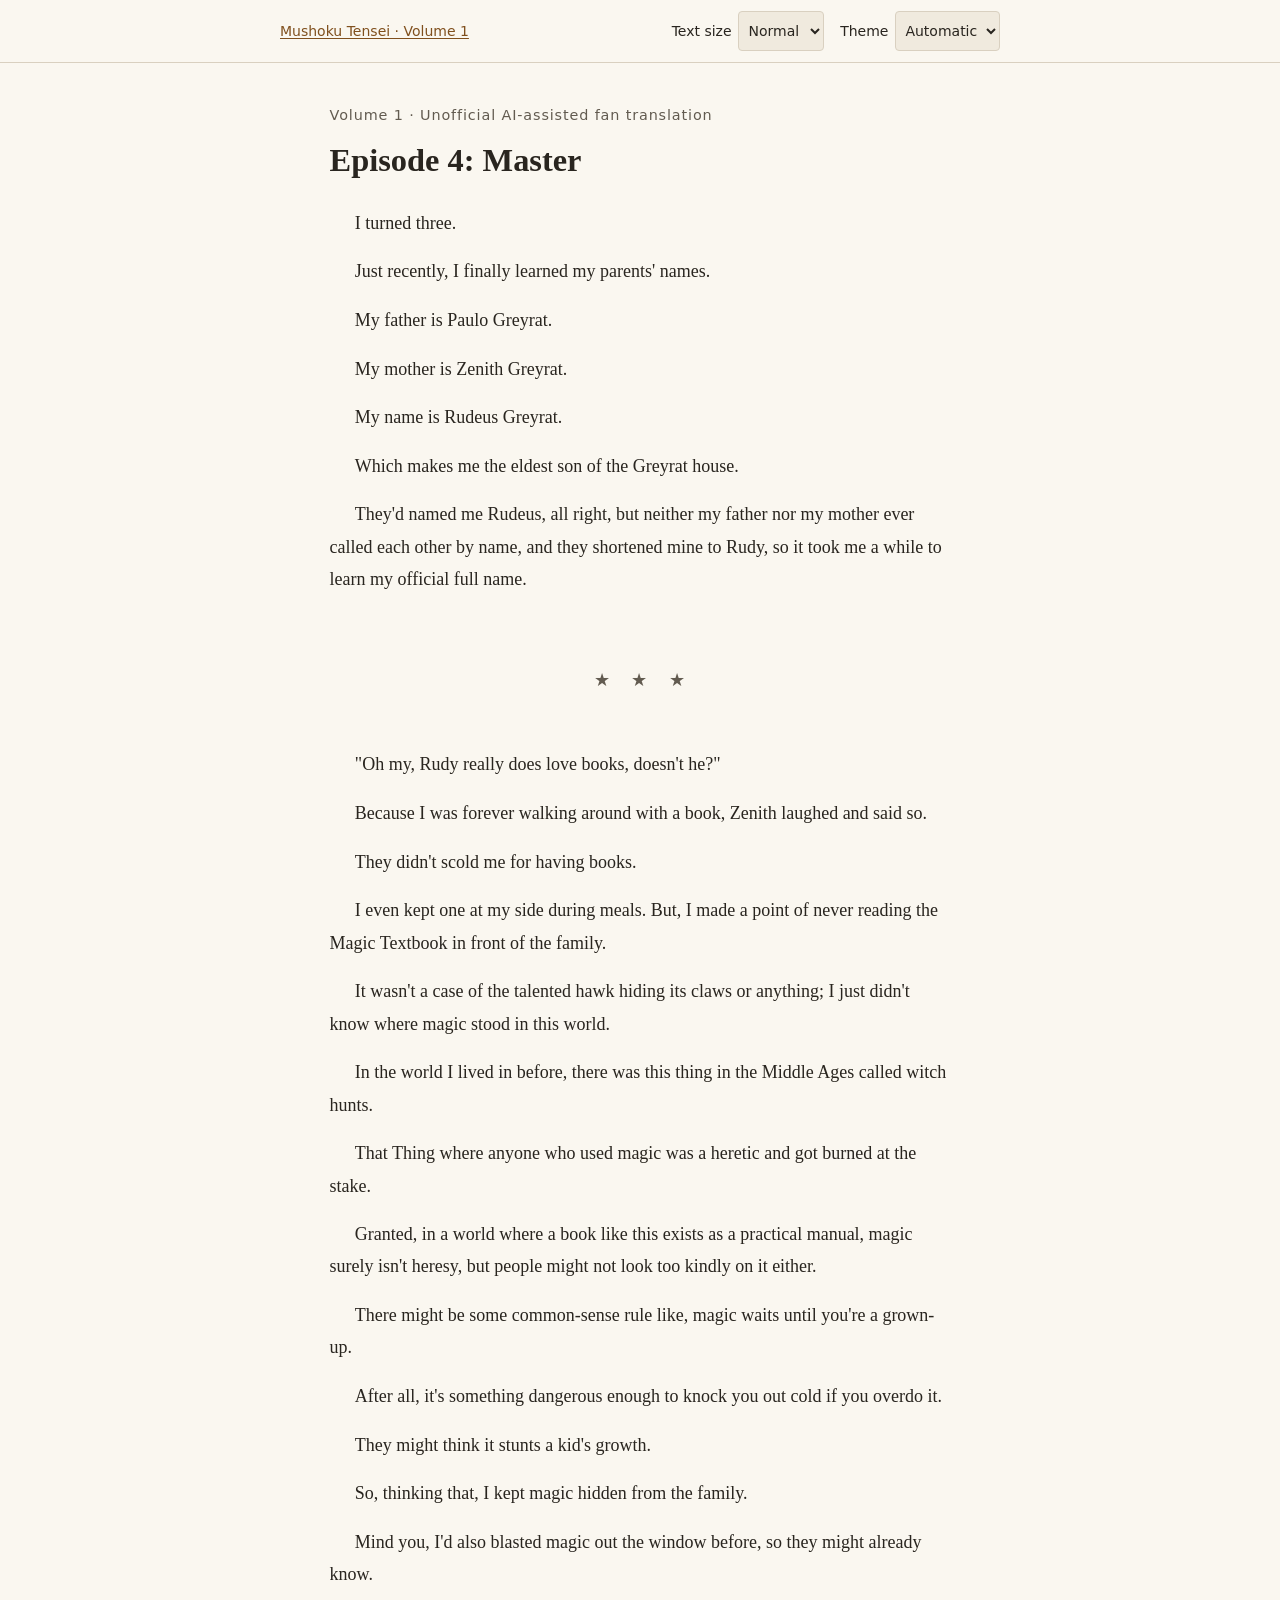
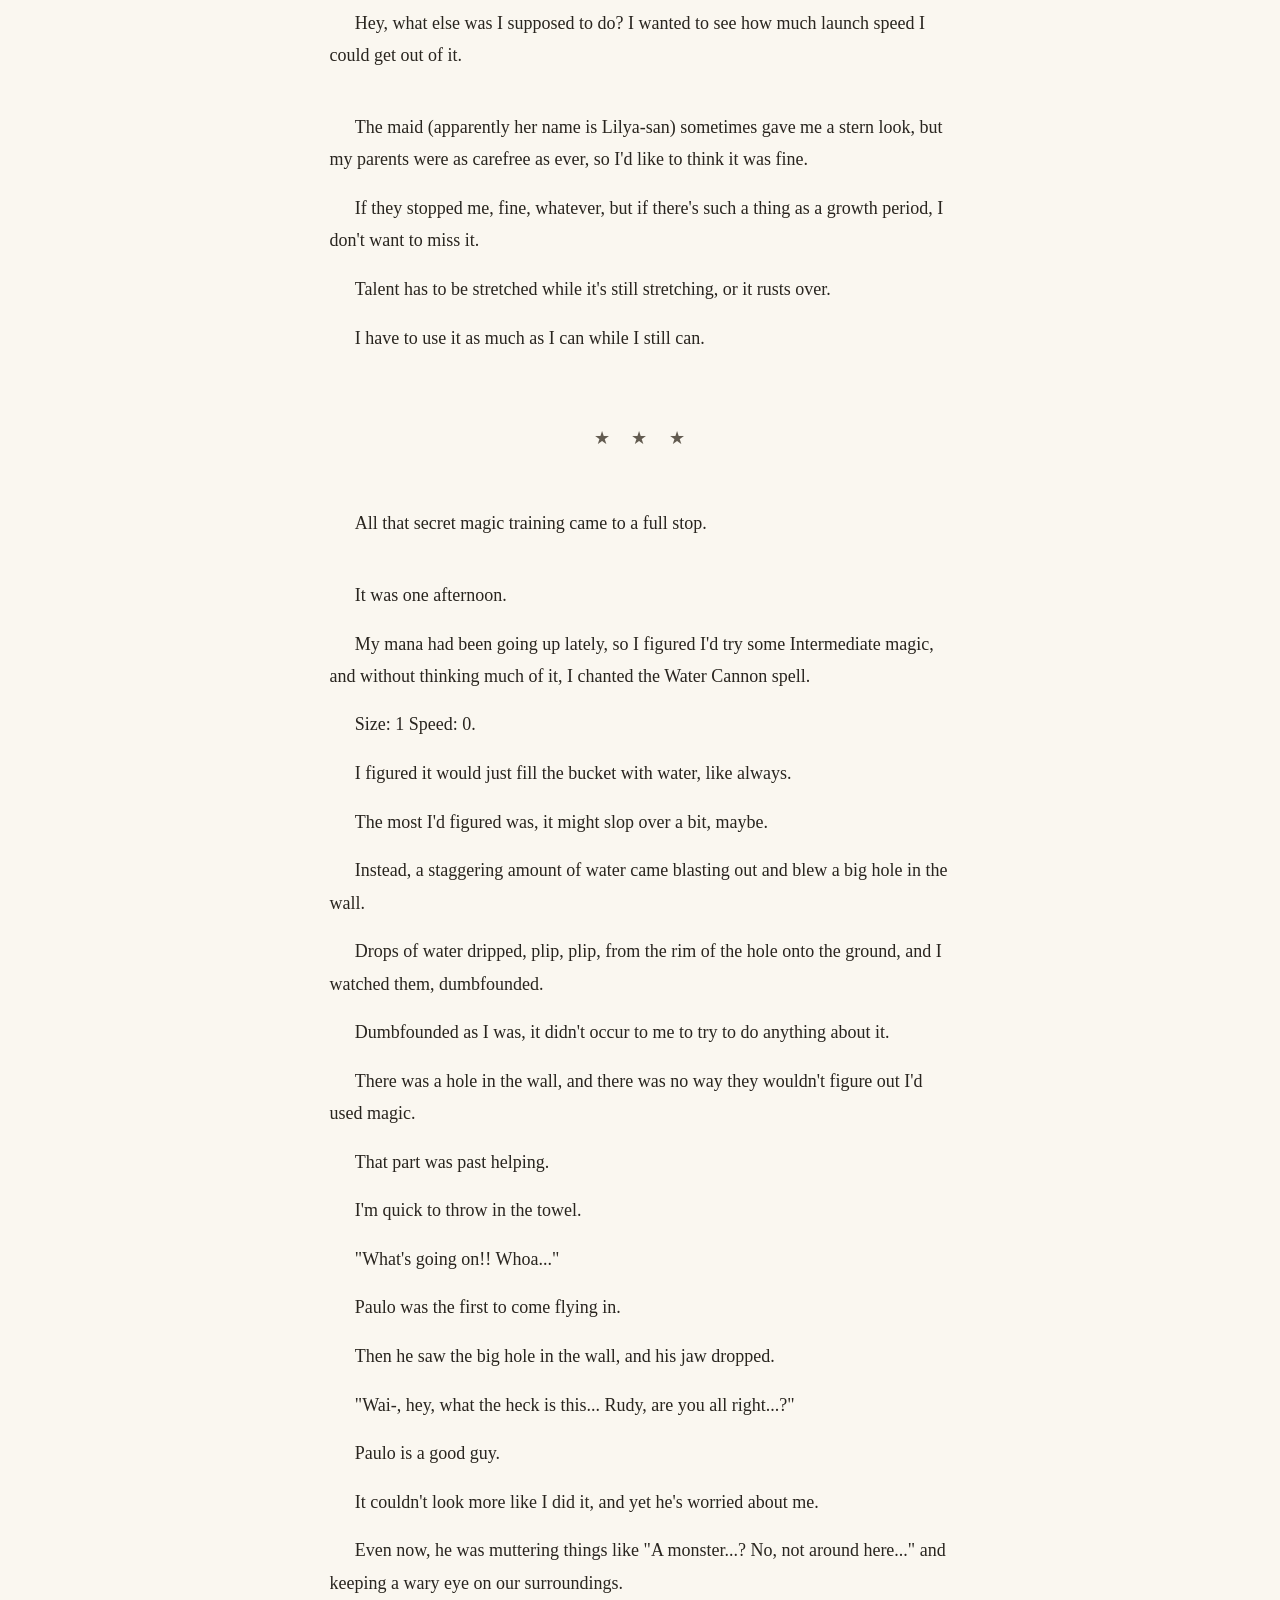
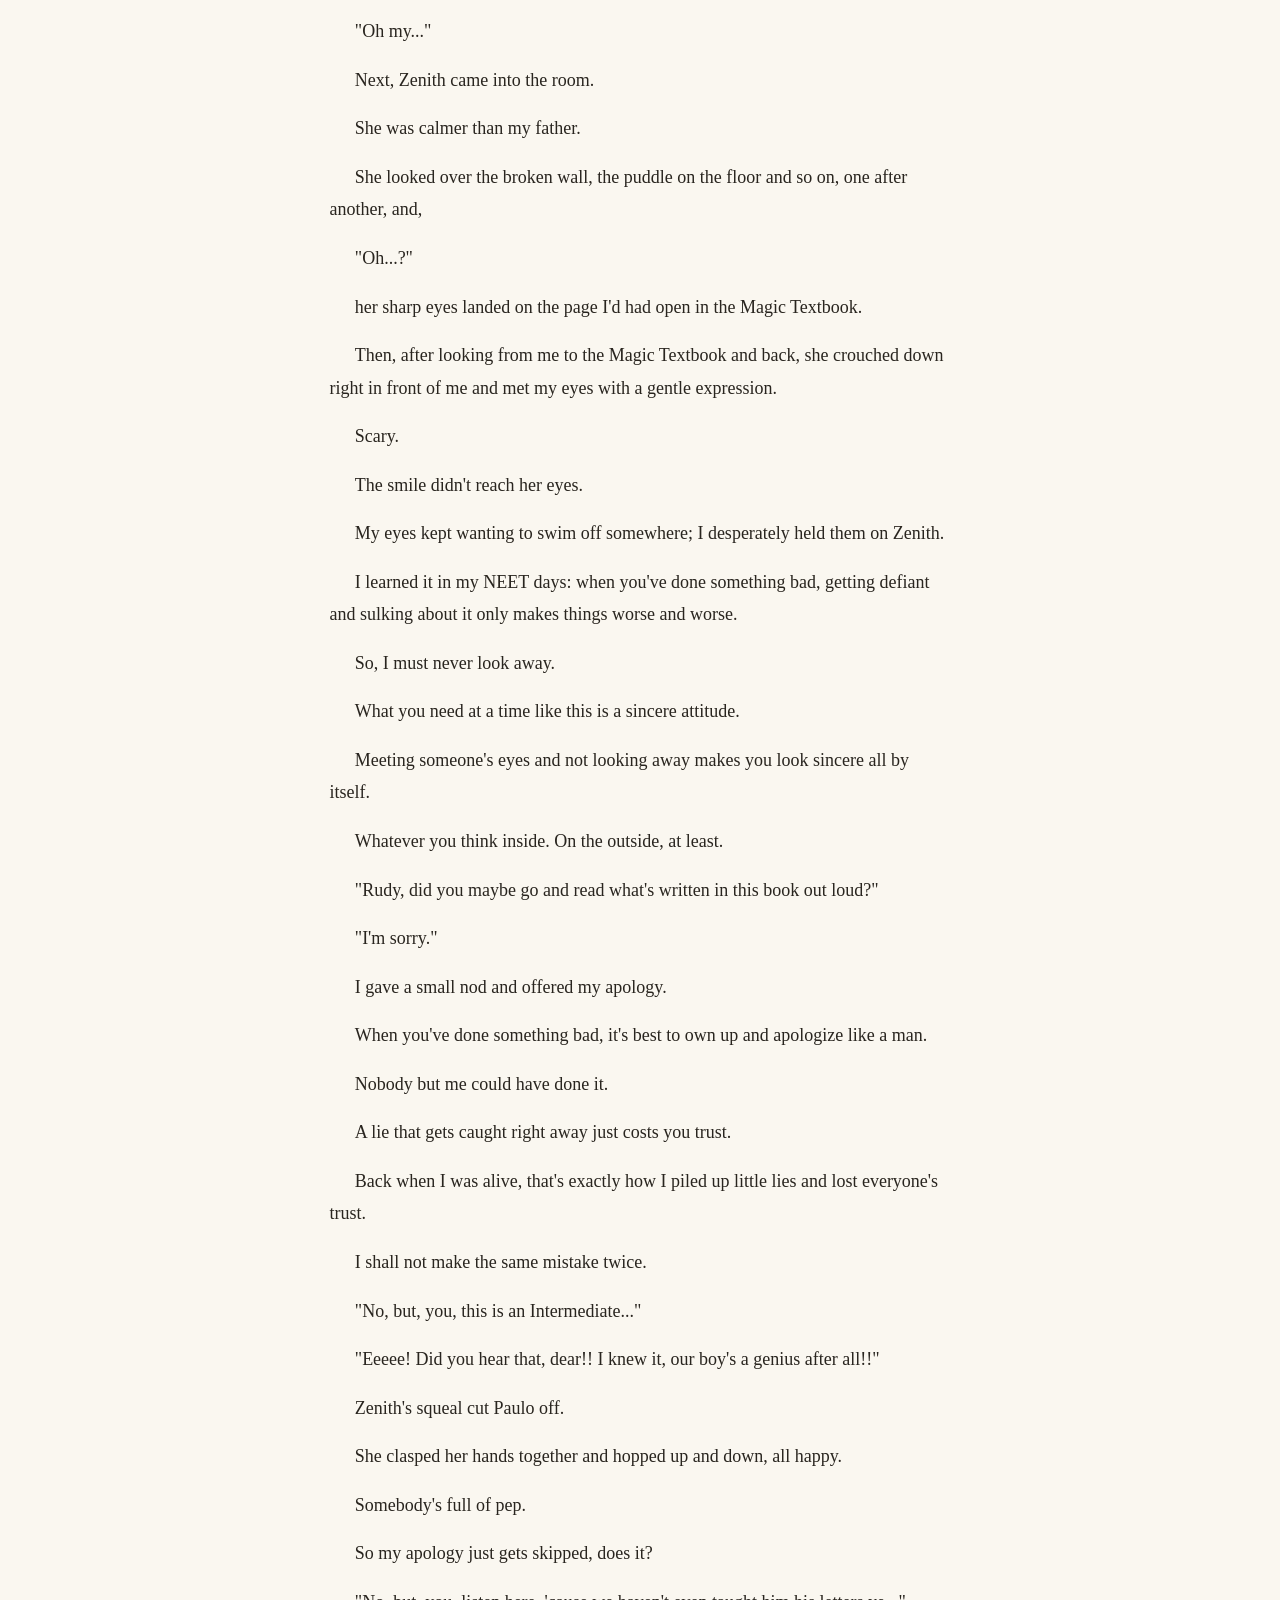
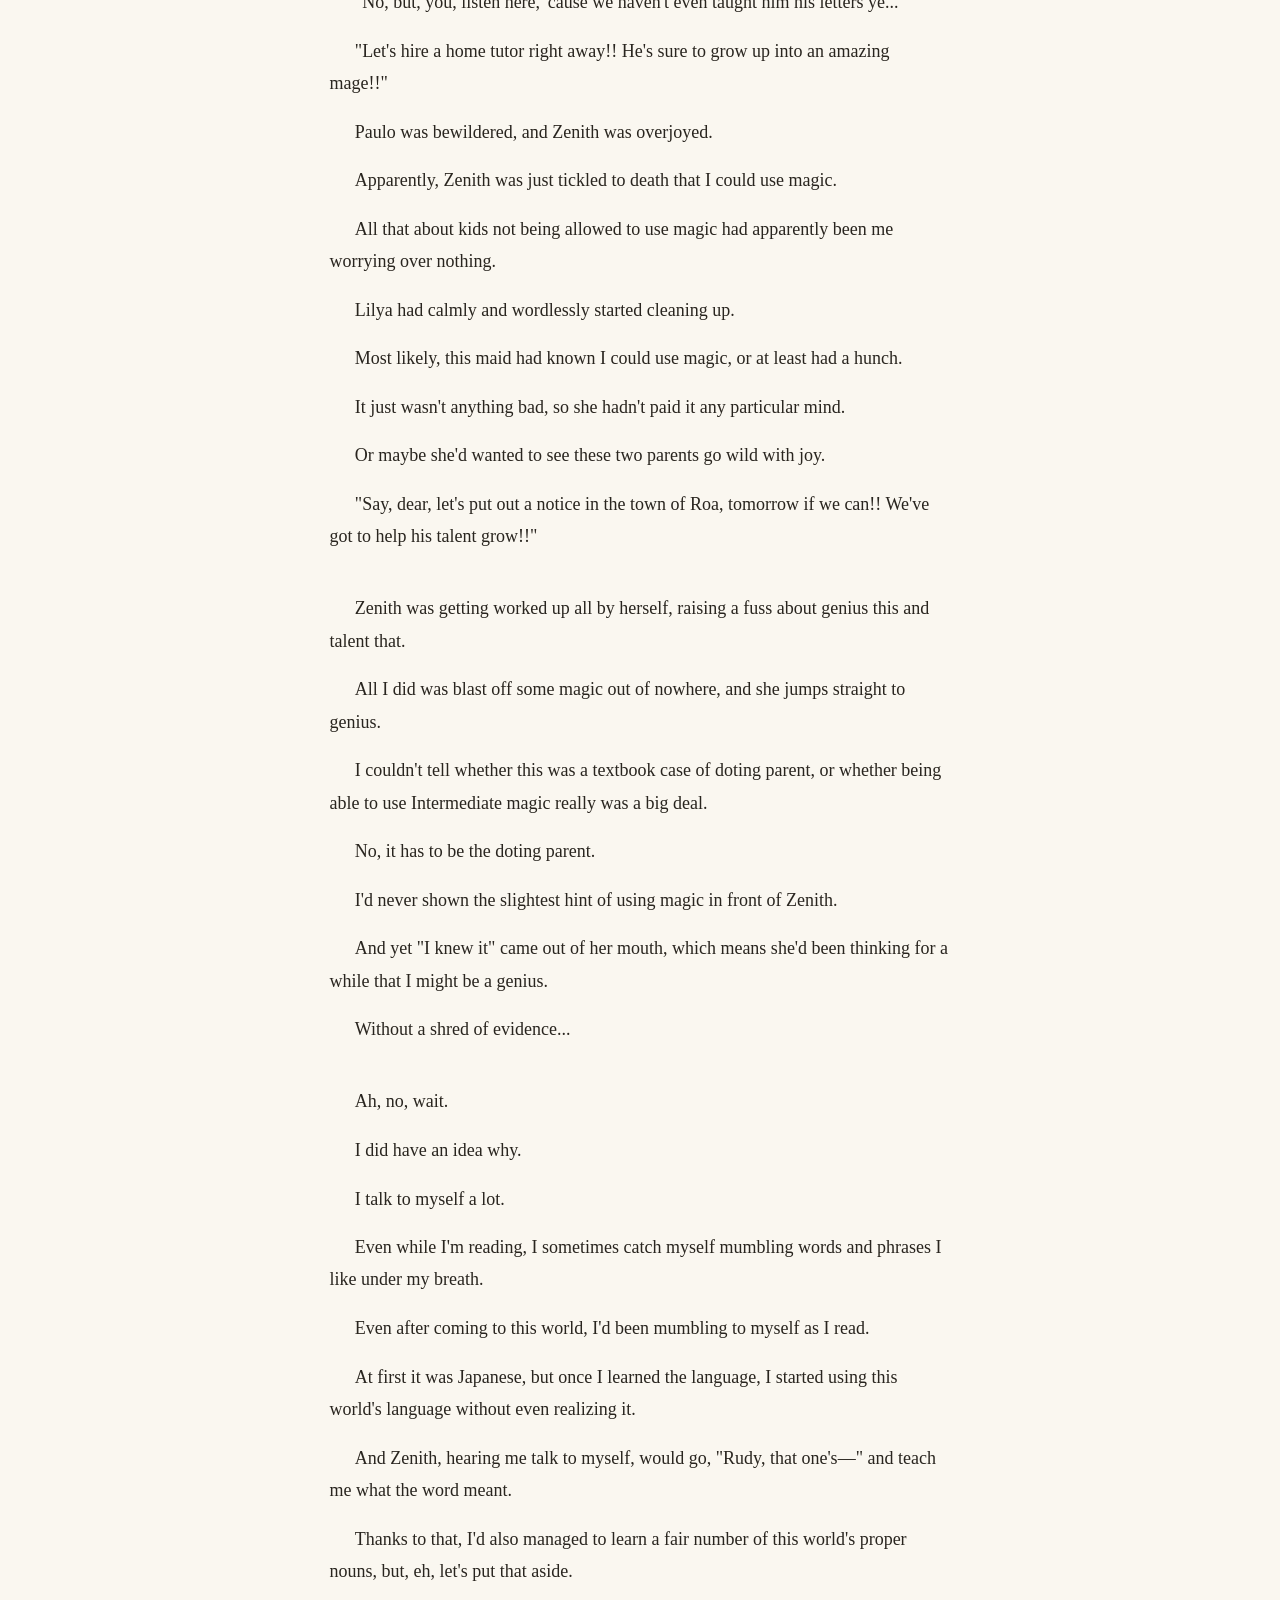
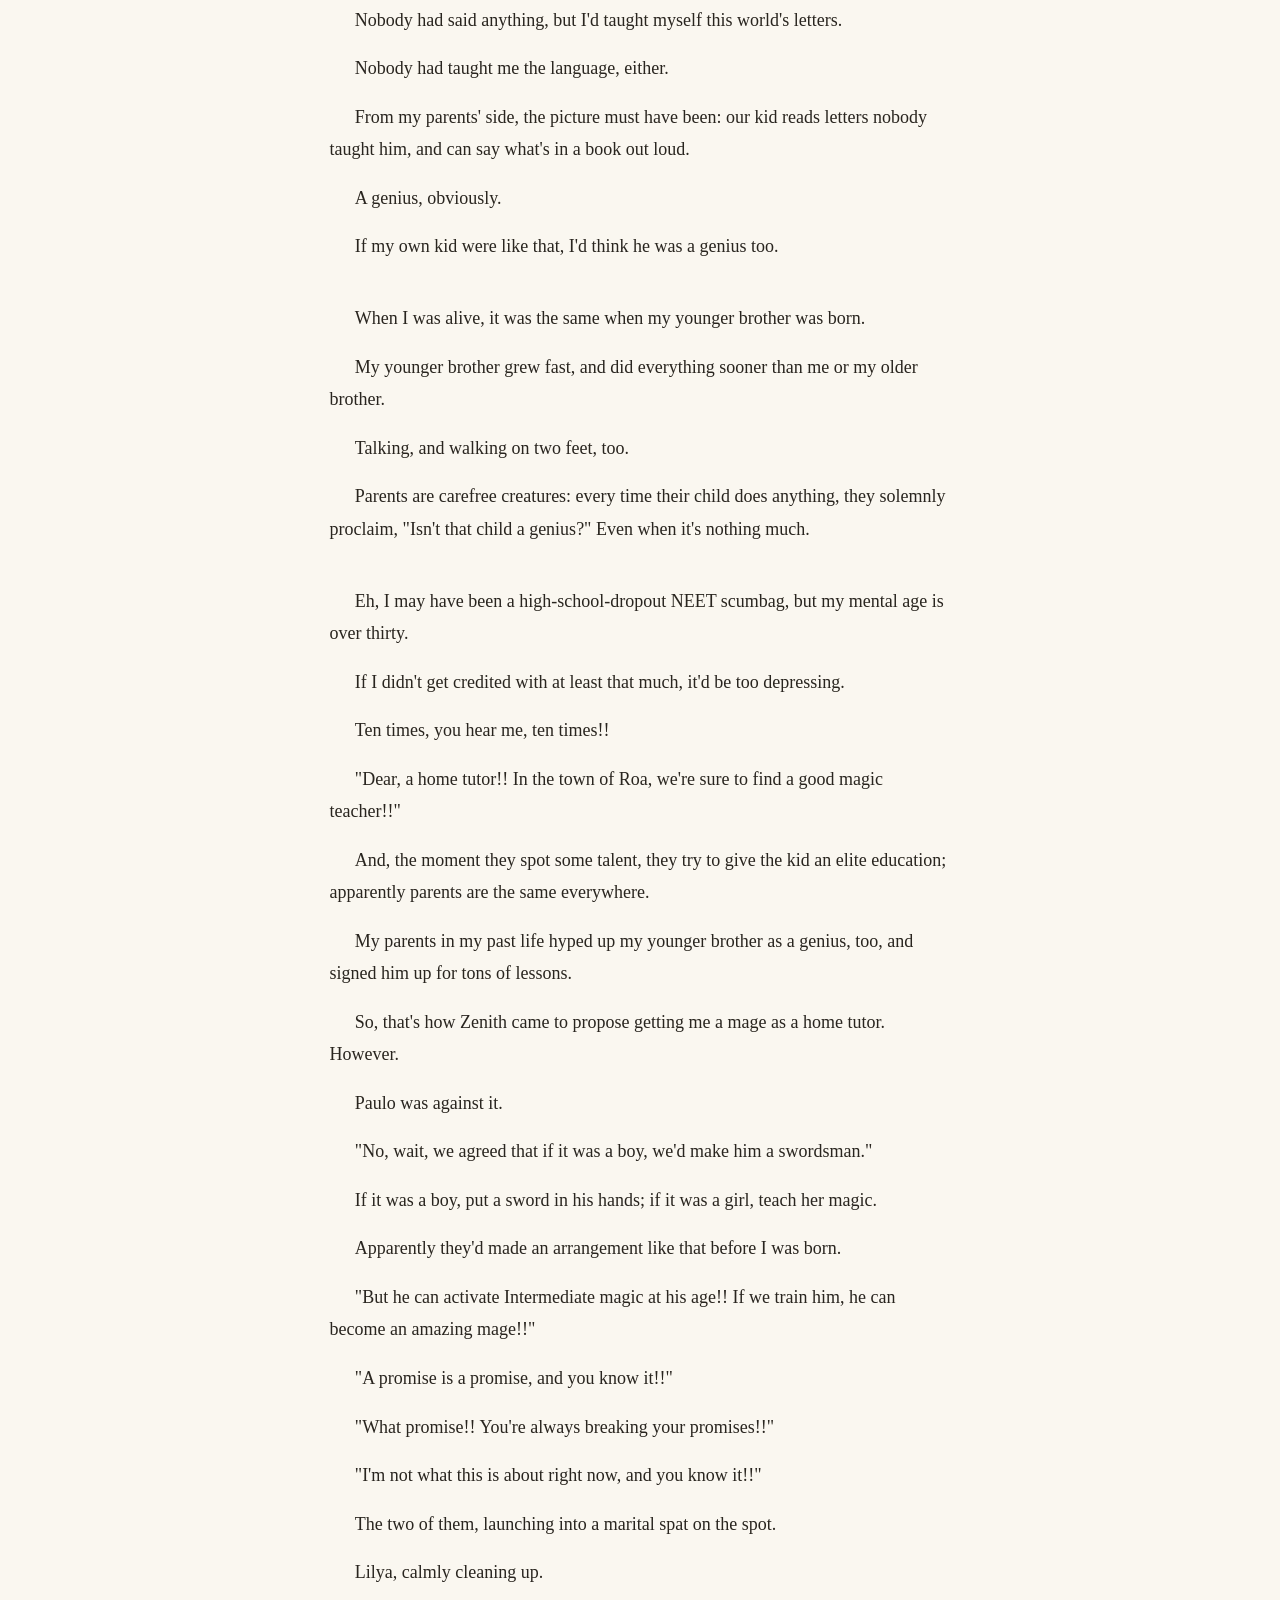
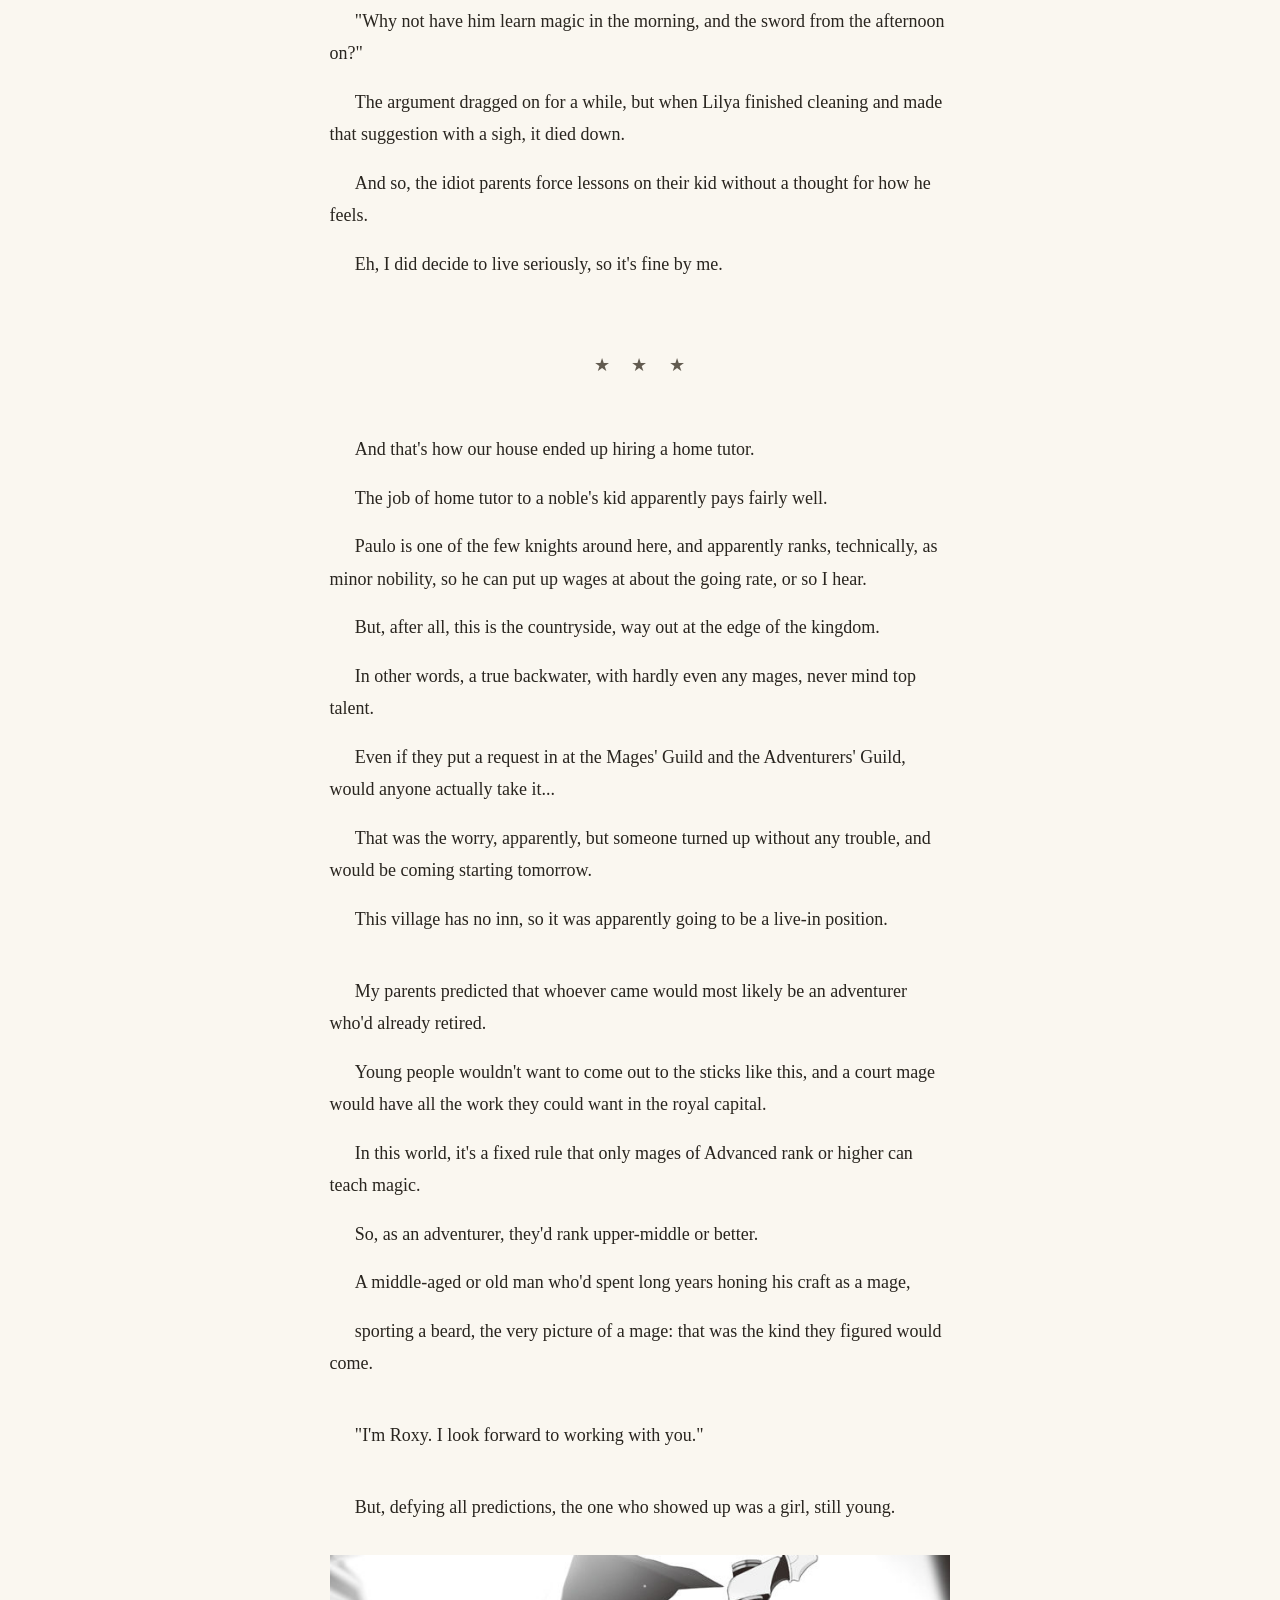
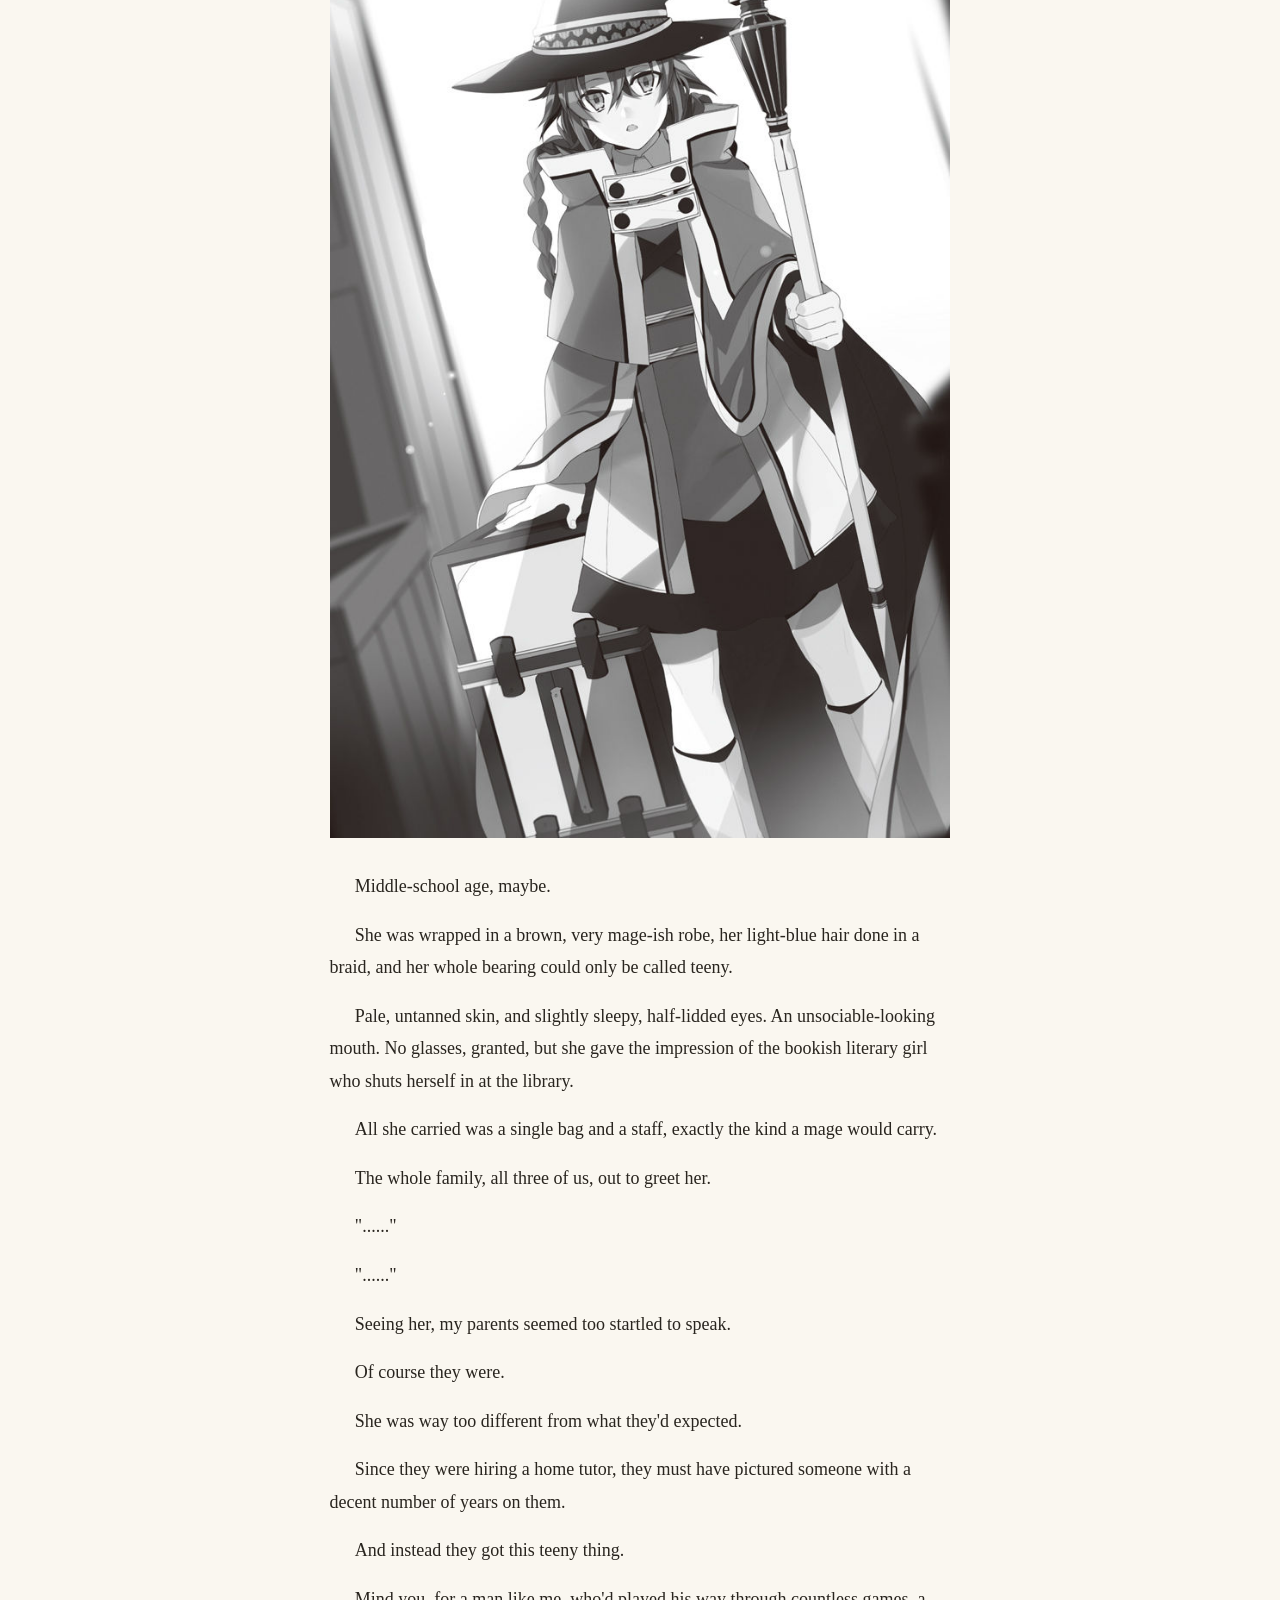
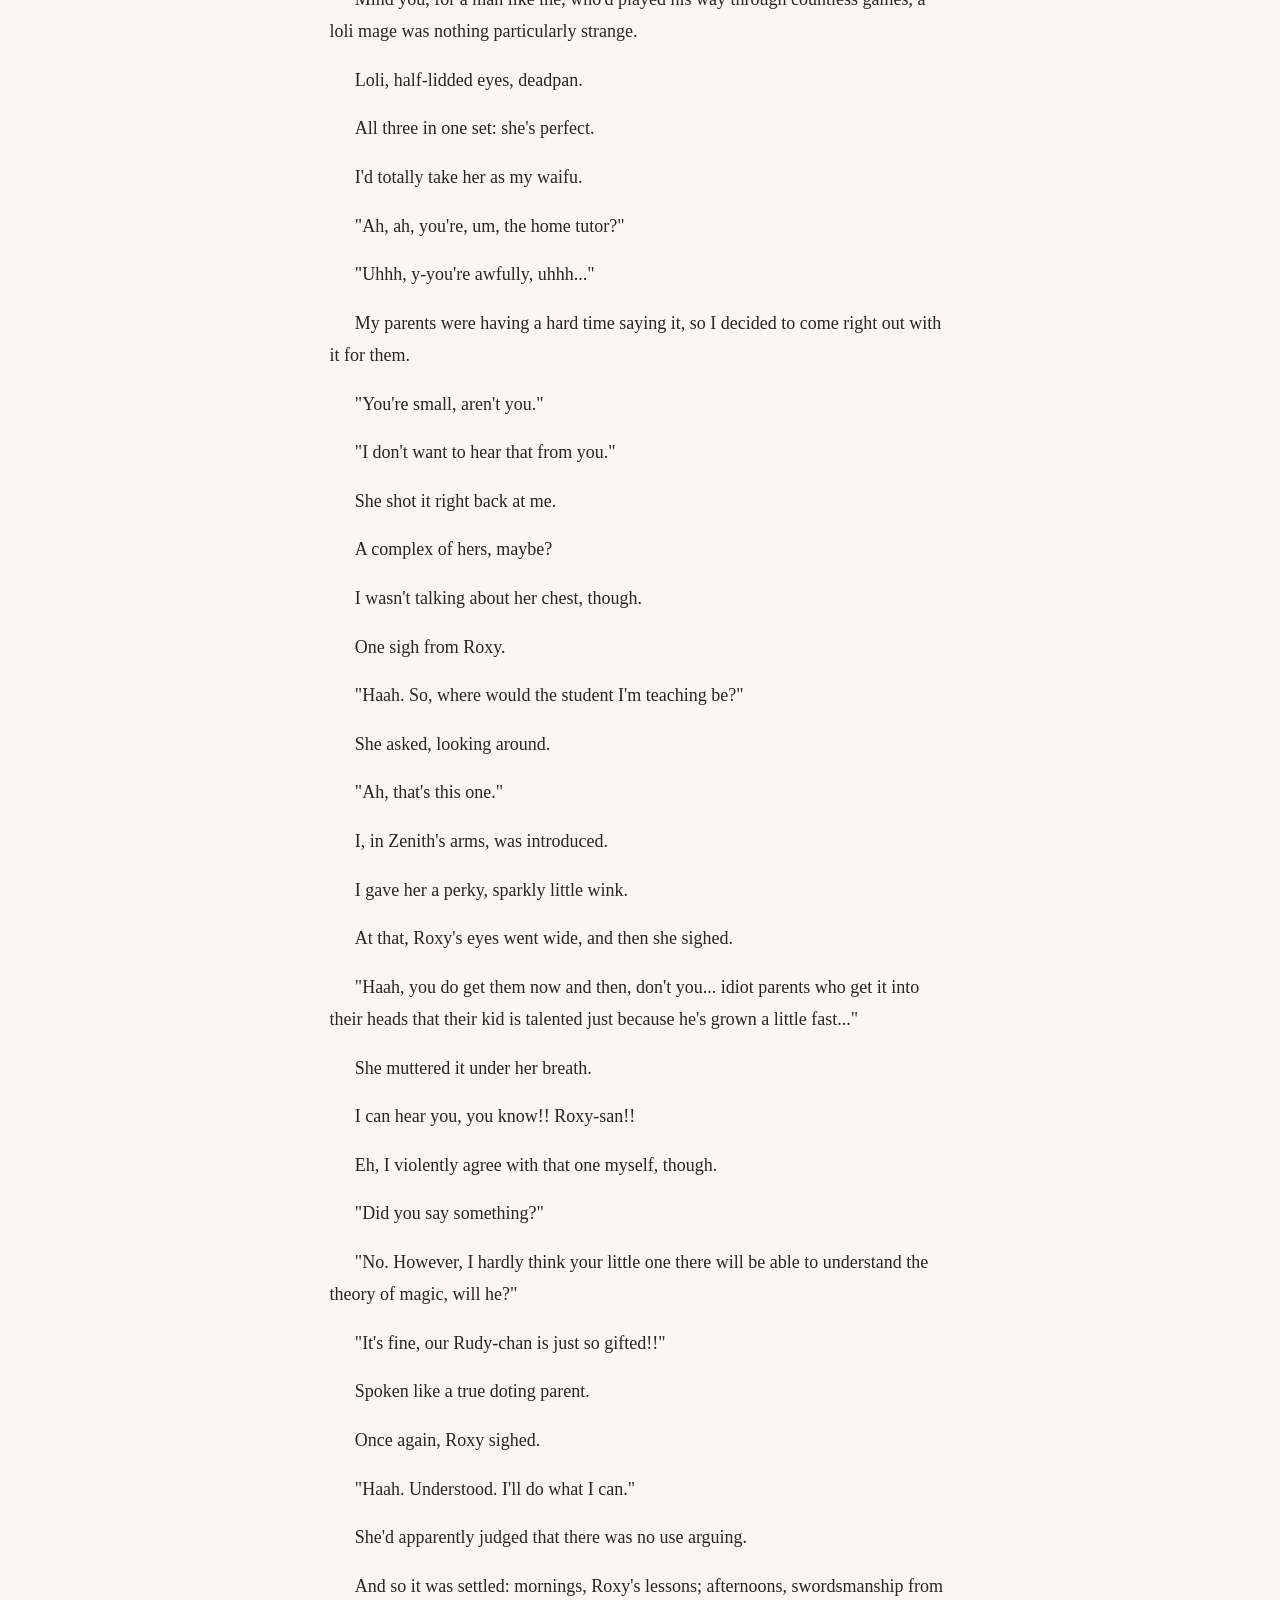
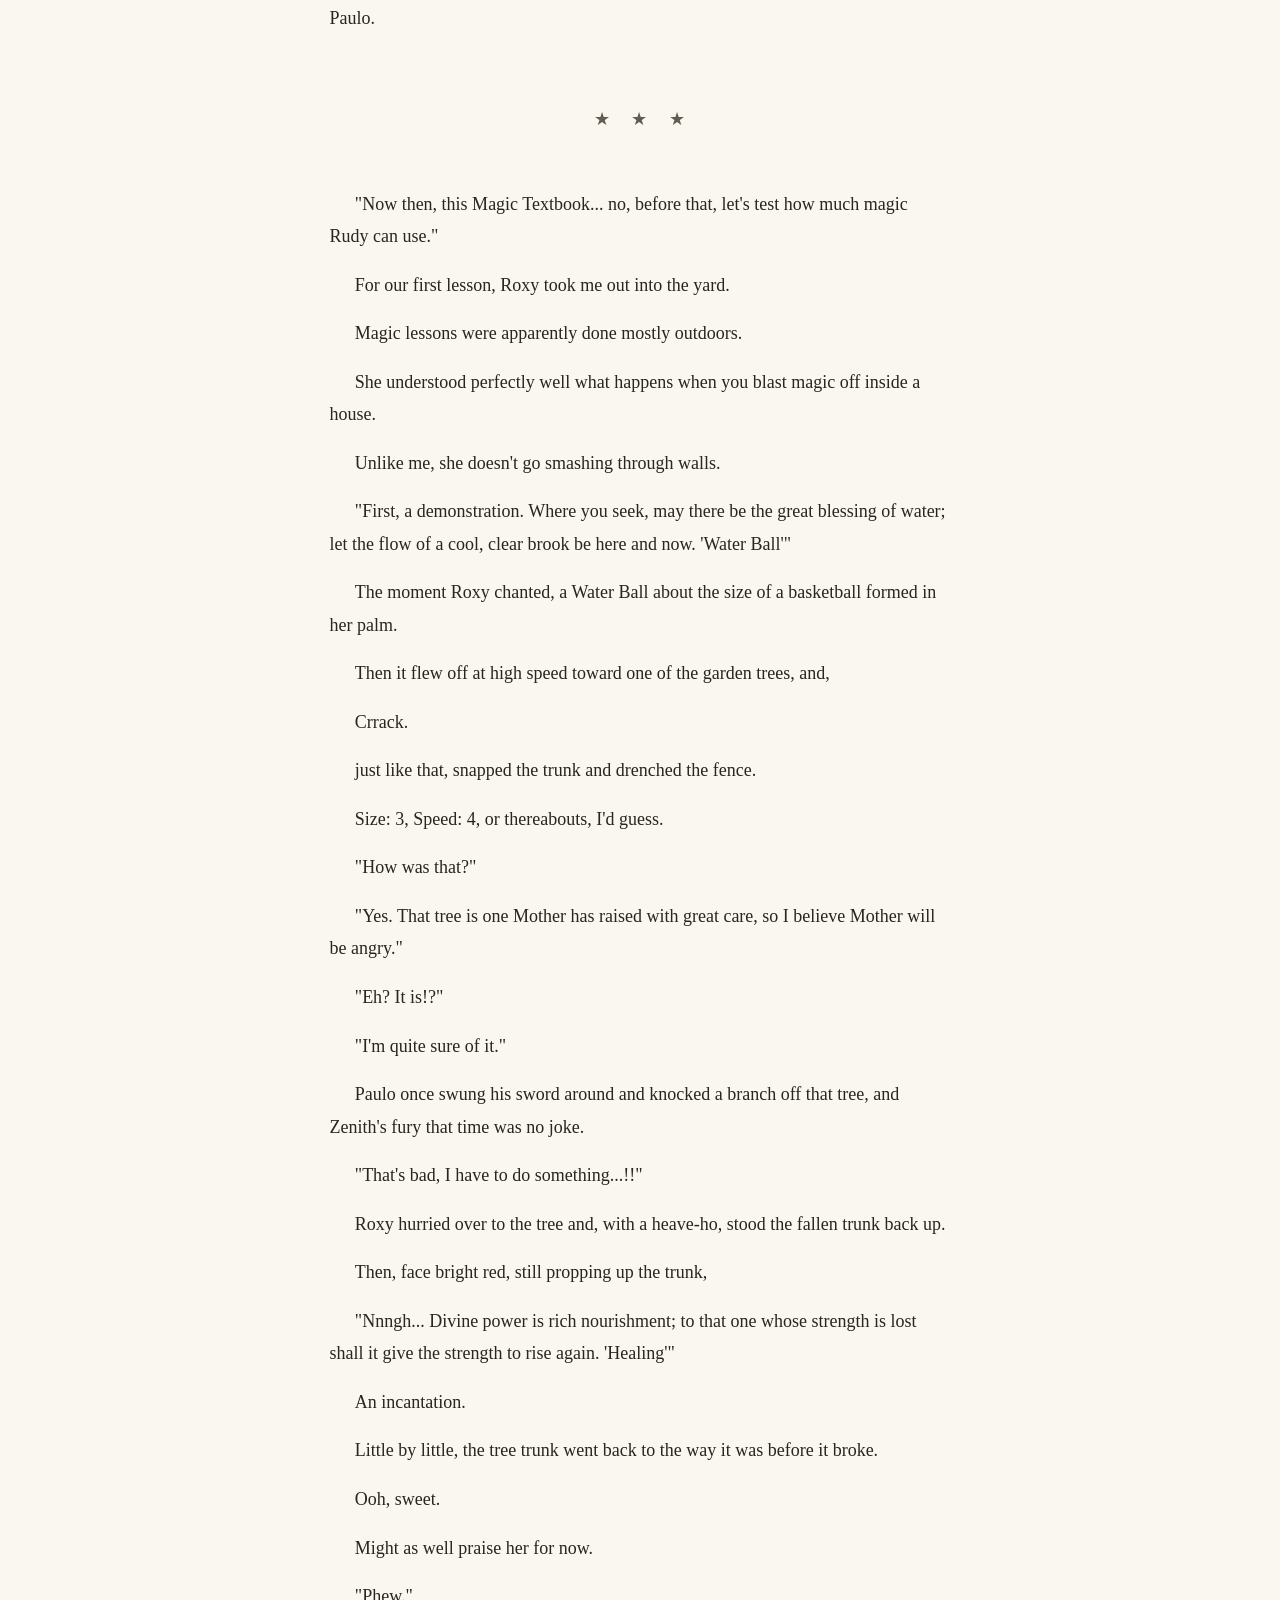
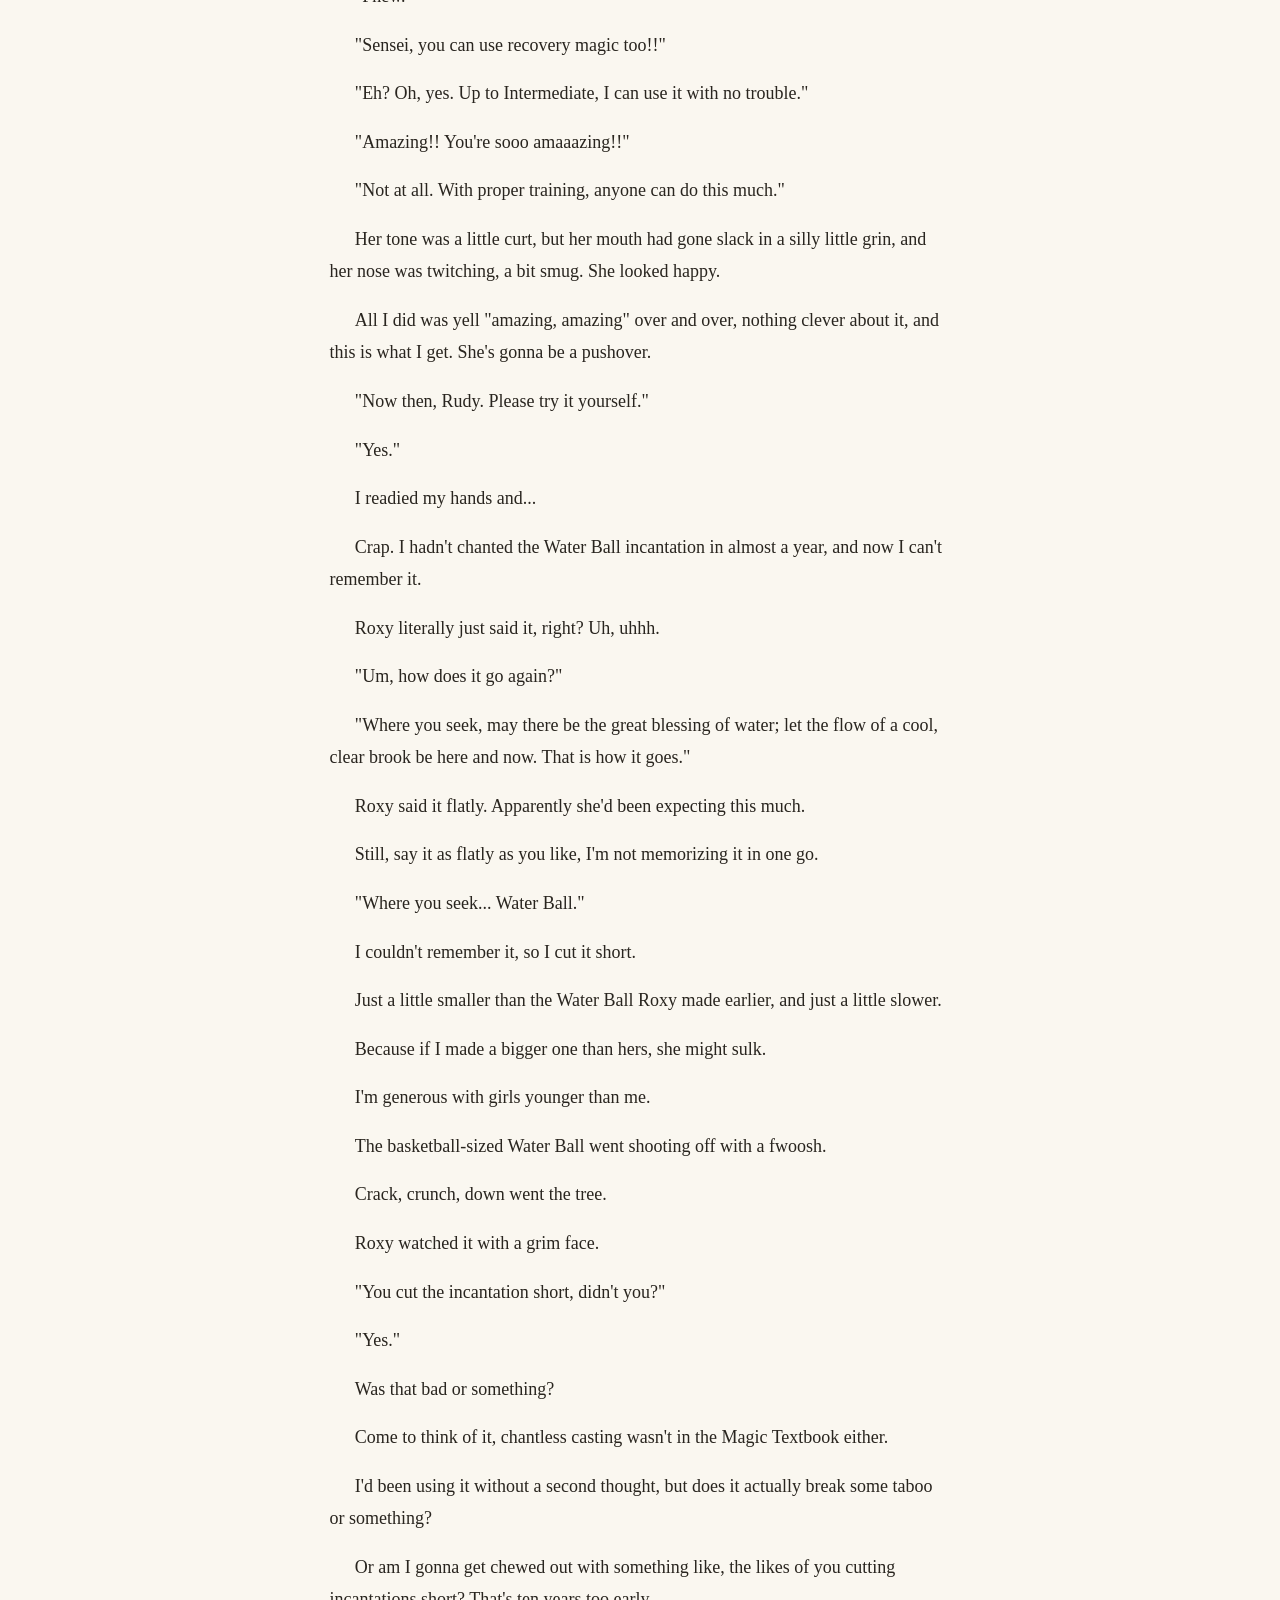
<file: vol01/ch04.html>
<!doctype html>
<html lang="en"><head><meta charset="utf-8"><meta name="viewport" content="width=device-width,initial-scale=1">
<title>Episode 4: Master — Mushoku Tensei · Volume 1</title>
<link rel="stylesheet" href="../assets/reader.css"></head>
<body data-chapter="ch04" data-title="Episode 4: Master"><a class="skip" href="#main">Skip to reading</a>
<header class="toolbar"><div class="toolbar-inner"><a class="toolbar-home" href="../index.html">Mushoku Tensei · Volume 1</a>
<label for="font-size">Text size <select id="font-size"><option value="100">Normal</option><option value="112">Larger</option><option value="125">Large</option><option value="140">Largest</option></select></label>
<label for="theme">Theme <select id="theme"><option value="auto">Automatic</option><option value="light">Light</option><option value="dark">Dark</option></select></label>
</div></header>
<main id="main"><p class="eyebrow">Volume 1 · Unofficial AI-assisted fan translation</p><h1>Episode 4: Master</h1>
<p class="prose-row prose" id="v01.c04.p0001" data-kind="p">I turned three.</p>
<p class="prose-row prose" id="v01.c04.p0002" data-kind="p">Just recently, I finally learned my parents' names.</p>
<p class="prose-row prose" id="v01.c04.p0003" data-kind="p">My father is Paulo Greyrat.</p>
<p class="prose-row prose" id="v01.c04.p0004" data-kind="p">My mother is Zenith Greyrat.</p>
<p class="prose-row prose" id="v01.c04.p0005" data-kind="p">My name is Rudeus Greyrat.</p>
<p class="prose-row prose" id="v01.c04.p0006" data-kind="p">Which makes me the eldest son of the Greyrat house.</p>
<p class="prose-row prose" id="v01.c04.p0007" data-kind="p">They'd named me Rudeus, all right, but neither my father nor my mother ever called each other by name, and they shortened mine to Rudy, so it took me a while to learn my official full name.</p>
<div class="blank" id="v01.c04.p0008" data-kind="blank" aria-hidden="true"></div>
<div class="scene-break" id="v01.c04.p0009" data-kind="break" role="separator" aria-label="Scene break">★　★　★</div>
<div class="blank" id="v01.c04.p0010" data-kind="blank" aria-hidden="true"></div>
<p class="prose-row prose" id="v01.c04.p0011" data-kind="p">"Oh my, Rudy really does love books, doesn't he?"</p>
<p class="prose-row prose" id="v01.c04.p0012" data-kind="p">Because I was forever walking around with a book, Zenith laughed and said so.</p>
<p class="prose-row prose" id="v01.c04.p0013" data-kind="p">They didn't scold me for having books.</p>
<p class="prose-row prose" id="v01.c04.p0014" data-kind="p">I even kept one at my side during meals. But, I made a point of never reading the Magic Textbook in front of the family.</p>
<p class="prose-row prose" id="v01.c04.p0015" data-kind="p">It wasn't a case of the talented hawk hiding its claws or anything; I just didn't know where magic stood in this world.</p>
<p class="prose-row prose" id="v01.c04.p0016" data-kind="p">In the world I lived in before, there was this thing in the Middle Ages called witch hunts.</p>
<p class="prose-row prose" id="v01.c04.p0017" data-kind="p">That Thing where anyone who used magic was a heretic and got burned at the stake.</p>
<p class="prose-row prose" id="v01.c04.p0018" data-kind="p">Granted, in a world where a book like this exists as a practical manual, magic surely isn't heresy, but people might not look too kindly on it either.</p>
<p class="prose-row prose" id="v01.c04.p0019" data-kind="p">There might be some common-sense rule like, magic waits until you're a grown-up.</p>
<p class="prose-row prose" id="v01.c04.p0020" data-kind="p">After all, it's something dangerous enough to knock you out cold if you overdo it.</p>
<p class="prose-row prose" id="v01.c04.p0021" data-kind="p">They might think it stunts a kid's growth.</p>
<p class="prose-row prose" id="v01.c04.p0022" data-kind="p">So, thinking that, I kept magic hidden from the family.</p>
<p class="prose-row prose" id="v01.c04.p0023" data-kind="p">Mind you, I'd also blasted magic out the window before, so they might already know.</p>
<p class="prose-row prose" id="v01.c04.p0024" data-kind="p">Hey, what else was I supposed to do? I wanted to see how much launch speed I could get out of it.</p>
<div class="blank" id="v01.c04.p0025" data-kind="blank" aria-hidden="true"></div>
<p class="prose-row prose" id="v01.c04.p0026" data-kind="p">The maid (apparently her name is Lilya-san) sometimes gave me a stern look, but my parents were as carefree as ever, so I'd like to think it was fine.</p>
<p class="prose-row prose" id="v01.c04.p0027" data-kind="p">If they stopped me, fine, whatever, but if there's such a thing as a growth period, I don't want to miss it.</p>
<p class="prose-row prose" id="v01.c04.p0028" data-kind="p">Talent has to be stretched while it's still stretching, or it rusts over.</p>
<p class="prose-row prose" id="v01.c04.p0029" data-kind="p">I have to use it as much as I can while I still can.</p>
<div class="blank" id="v01.c04.p0030" data-kind="blank" aria-hidden="true"></div>
<div class="scene-break" id="v01.c04.p0031" data-kind="break" role="separator" aria-label="Scene break">★　★　★</div>
<div class="blank" id="v01.c04.p0032" data-kind="blank" aria-hidden="true"></div>
<p class="prose-row prose" id="v01.c04.p0033" data-kind="p">All that secret magic training came to a full stop.</p>
<div class="blank" id="v01.c04.p0034" data-kind="blank" aria-hidden="true"></div>
<p class="prose-row prose" id="v01.c04.p0035" data-kind="p">It was one afternoon.</p>
<p class="prose-row prose" id="v01.c04.p0036" data-kind="p">My mana had been going up lately, so I figured I'd try some Intermediate magic, and without thinking much of it, I chanted the Water Cannon spell.</p>
<p class="prose-row prose" id="v01.c04.p0037" data-kind="p">Size: 1 Speed: 0.</p>
<p class="prose-row prose" id="v01.c04.p0038" data-kind="p">I figured it would just fill the bucket with water, like always.</p>
<p class="prose-row prose" id="v01.c04.p0039" data-kind="p">The most I'd figured was, it might slop over a bit, maybe.</p>
<p class="prose-row prose" id="v01.c04.p0040" data-kind="p">Instead, a staggering amount of water came blasting out and blew a big hole in the wall.</p>
<p class="prose-row prose" id="v01.c04.p0041" data-kind="p">Drops of water dripped, plip, plip, from the rim of the hole onto the ground, and I watched them, dumbfounded.</p>
<p class="prose-row prose" id="v01.c04.p0042" data-kind="p">Dumbfounded as I was, it didn't occur to me to try to do anything about it.</p>
<p class="prose-row prose" id="v01.c04.p0043" data-kind="p">There was a hole in the wall, and there was no way they wouldn't figure out I'd used magic.</p>
<p class="prose-row prose" id="v01.c04.p0044" data-kind="p">That part was past helping.</p>
<p class="prose-row prose" id="v01.c04.p0045" data-kind="p">I'm quick to throw in the towel.</p>
<p class="prose-row prose" id="v01.c04.p0046" data-kind="p">"What's going on!! Whoa..."</p>
<p class="prose-row prose" id="v01.c04.p0047" data-kind="p">Paulo was the first to come flying in.</p>
<p class="prose-row prose" id="v01.c04.p0048" data-kind="p">Then he saw the big hole in the wall, and his jaw dropped.</p>
<p class="prose-row prose" id="v01.c04.p0049" data-kind="p">"Wai-, hey, what the heck is this... Rudy, are you all right...?"</p>
<p class="prose-row prose" id="v01.c04.p0050" data-kind="p">Paulo is a good guy.</p>
<p class="prose-row prose" id="v01.c04.p0051" data-kind="p">It couldn't look more like I did it, and yet he's worried about me.</p>
<p class="prose-row prose" id="v01.c04.p0052" data-kind="p">Even now, he was muttering things like "A monster...? No, not around here..." and keeping a wary eye on our surroundings.</p>
<p class="prose-row prose" id="v01.c04.p0053" data-kind="p">"Oh my..."</p>
<p class="prose-row prose" id="v01.c04.p0054" data-kind="p">Next, Zenith came into the room.</p>
<p class="prose-row prose" id="v01.c04.p0055" data-kind="p">She was calmer than my father.</p>
<p class="prose-row prose" id="v01.c04.p0056" data-kind="p">She looked over the broken wall, the puddle on the floor and so on, one after another, and,</p>
<p class="prose-row prose" id="v01.c04.p0057" data-kind="p">"Oh...?"</p>
<p class="prose-row prose" id="v01.c04.p0058" data-kind="p">her sharp eyes landed on the page I'd had open in the Magic Textbook.</p>
<p class="prose-row prose" id="v01.c04.p0059" data-kind="p">Then, after looking from me to the Magic Textbook and back, she crouched down right in front of me and met my eyes with a gentle expression.</p>
<p class="prose-row prose" id="v01.c04.p0060" data-kind="p">Scary.</p>
<p class="prose-row prose" id="v01.c04.p0061" data-kind="p">The smile didn't reach her eyes.</p>
<p class="prose-row prose" id="v01.c04.p0062" data-kind="p">My eyes kept wanting to swim off somewhere; I desperately held them on Zenith.</p>
<p class="prose-row prose" id="v01.c04.p0063" data-kind="p">I learned it in my NEET days: when you've done something bad, getting defiant and sulking about it only makes things worse and worse.</p>
<p class="prose-row prose" id="v01.c04.p0064" data-kind="p">So, I must never look away.</p>
<p class="prose-row prose" id="v01.c04.p0065" data-kind="p">What you need at a time like this is a sincere attitude.</p>
<p class="prose-row prose" id="v01.c04.p0066" data-kind="p">Meeting someone's eyes and not looking away makes you look sincere all by itself.</p>
<p class="prose-row prose" id="v01.c04.p0067" data-kind="p">Whatever you think inside. On the outside, at least.</p>
<p class="prose-row prose" id="v01.c04.p0068" data-kind="p">"Rudy, did you maybe go and read what's written in this book out loud?"</p>
<p class="prose-row prose" id="v01.c04.p0069" data-kind="p">"I'm sorry."</p>
<p class="prose-row prose" id="v01.c04.p0070" data-kind="p">I gave a small nod and offered my apology.</p>
<p class="prose-row prose" id="v01.c04.p0071" data-kind="p">When you've done something bad, it's best to own up and apologize like a man.</p>
<p class="prose-row prose" id="v01.c04.p0072" data-kind="p">Nobody but me could have done it.</p>
<p class="prose-row prose" id="v01.c04.p0073" data-kind="p">A lie that gets caught right away just costs you trust.</p>
<p class="prose-row prose" id="v01.c04.p0074" data-kind="p">Back when I was alive, that's exactly how I piled up little lies and lost everyone's trust.</p>
<p class="prose-row prose" id="v01.c04.p0075" data-kind="p">I shall not make the same mistake twice.</p>
<p class="prose-row prose" id="v01.c04.p0076" data-kind="p">"No, but, you, this is an Intermediate..."</p>
<p class="prose-row prose" id="v01.c04.p0077" data-kind="p">"Eeeee! Did you hear that, dear!! I knew it, our boy's a genius after all!!"</p>
<p class="prose-row prose" id="v01.c04.p0078" data-kind="p">Zenith's squeal cut Paulo off.</p>
<p class="prose-row prose" id="v01.c04.p0079" data-kind="p">She clasped her hands together and hopped up and down, all happy.</p>
<p class="prose-row prose" id="v01.c04.p0080" data-kind="p">Somebody's full of pep.</p>
<p class="prose-row prose" id="v01.c04.p0081" data-kind="p">So my apology just gets skipped, does it?</p>
<p class="prose-row prose" id="v01.c04.p0082" data-kind="p">"No, but, you, listen here, 'cause we haven't even taught him his letters ye..."</p>
<p class="prose-row prose" id="v01.c04.p0083" data-kind="p">"Let's hire a home tutor right away!! He's sure to grow up into an amazing mage!!"</p>
<p class="prose-row prose" id="v01.c04.p0084" data-kind="p">Paulo was bewildered, and Zenith was overjoyed.</p>
<p class="prose-row prose" id="v01.c04.p0085" data-kind="p">Apparently, Zenith was just tickled to death that I could use magic.</p>
<p class="prose-row prose" id="v01.c04.p0086" data-kind="p">All that about kids not being allowed to use magic had apparently been me worrying over nothing.</p>
<p class="prose-row prose" id="v01.c04.p0087" data-kind="p">Lilya had calmly and wordlessly started cleaning up.</p>
<p class="prose-row prose" id="v01.c04.p0088" data-kind="p">Most likely, this maid had known I could use magic, or at least had a hunch.</p>
<p class="prose-row prose" id="v01.c04.p0089" data-kind="p">It just wasn't anything bad, so she hadn't paid it any particular mind.</p>
<p class="prose-row prose" id="v01.c04.p0090" data-kind="p">Or maybe she'd wanted to see these two parents go wild with joy.</p>
<p class="prose-row prose" id="v01.c04.p0091" data-kind="p">"Say, dear, let's put out a notice in the town of Roa, tomorrow if we can!! We've got to help his talent grow!!"</p>
<div class="blank" id="v01.c04.p0092" data-kind="blank" aria-hidden="true"></div>
<p class="prose-row prose" id="v01.c04.p0093" data-kind="p">Zenith was getting worked up all by herself, raising a fuss about genius this and talent that.</p>
<p class="prose-row prose" id="v01.c04.p0094" data-kind="p">All I did was blast off some magic out of nowhere, and she jumps straight to genius.</p>
<p class="prose-row prose" id="v01.c04.p0095" data-kind="p">I couldn't tell whether this was a textbook case of doting parent, or whether being able to use Intermediate magic really was a big deal.</p>
<p class="prose-row prose" id="v01.c04.p0096" data-kind="p">No, it has to be the doting parent.</p>
<p class="prose-row prose" id="v01.c04.p0097" data-kind="p">I'd never shown the slightest hint of using magic in front of Zenith.</p>
<p class="prose-row prose" id="v01.c04.p0098" data-kind="p">And yet "I knew it" came out of her mouth, which means she'd been thinking for a while that I might be a genius.</p>
<p class="prose-row prose" id="v01.c04.p0099" data-kind="p">Without a shred of evidence...</p>
<div class="blank" id="v01.c04.p0100" data-kind="blank" aria-hidden="true"></div>
<p class="prose-row prose" id="v01.c04.p0101" data-kind="p">Ah, no, wait.</p>
<p class="prose-row prose" id="v01.c04.p0102" data-kind="p">I did have an idea why.</p>
<p class="prose-row prose" id="v01.c04.p0103" data-kind="p">I talk to myself a lot.</p>
<p class="prose-row prose" id="v01.c04.p0104" data-kind="p">Even while I'm reading, I sometimes catch myself mumbling words and phrases I like under my breath.</p>
<p class="prose-row prose" id="v01.c04.p0105" data-kind="p">Even after coming to this world, I'd been mumbling to myself as I read.</p>
<p class="prose-row prose" id="v01.c04.p0106" data-kind="p">At first it was Japanese, but once I learned the language, I started using this world's language without even realizing it.</p>
<p class="prose-row prose" id="v01.c04.p0107" data-kind="p">And Zenith, hearing me talk to myself, would go, "Rudy, that one's—" and teach me what the word meant.</p>
<p class="prose-row prose" id="v01.c04.p0108" data-kind="p">Thanks to that, I'd also managed to learn a fair number of this world's proper nouns, but, eh, let's put that aside.</p>
<p class="prose-row prose" id="v01.c04.p0109" data-kind="p">Nobody had said anything, but I'd taught myself this world's letters.</p>
<p class="prose-row prose" id="v01.c04.p0110" data-kind="p">Nobody had taught me the language, either.</p>
<p class="prose-row prose" id="v01.c04.p0111" data-kind="p">From my parents' side, the picture must have been: our kid reads letters nobody taught him, and can say what's in a book out loud.</p>
<p class="prose-row prose" id="v01.c04.p0112" data-kind="p">A genius, obviously.</p>
<p class="prose-row prose" id="v01.c04.p0113" data-kind="p">If my own kid were like that, I'd think he was a genius too.</p>
<div class="blank" id="v01.c04.p0114" data-kind="blank" aria-hidden="true"></div>
<p class="prose-row prose" id="v01.c04.p0115" data-kind="p">When I was alive, it was the same when my younger brother was born.</p>
<p class="prose-row prose" id="v01.c04.p0116" data-kind="p">My younger brother grew fast, and did everything sooner than me or my older brother.</p>
<p class="prose-row prose" id="v01.c04.p0117" data-kind="p">Talking, and walking on two feet, too.</p>
<p class="prose-row prose" id="v01.c04.p0118" data-kind="p">Parents are carefree creatures: every time their child does anything, they solemnly proclaim, "Isn't that child a genius?" Even when it's nothing much.</p>
<div class="blank" id="v01.c04.p0119" data-kind="blank" aria-hidden="true"></div>
<p class="prose-row prose" id="v01.c04.p0120" data-kind="p">Eh, I may have been a high-school-dropout NEET scumbag, but my mental age is over thirty.</p>
<p class="prose-row prose" id="v01.c04.p0121" data-kind="p">If I didn't get credited with at least that much, it'd be too depressing.</p>
<p class="prose-row prose" id="v01.c04.p0122" data-kind="p">Ten times, you hear me, ten times!!</p>
<p class="prose-row prose" id="v01.c04.p0123" data-kind="p">"Dear, a home tutor!! In the town of Roa, we're sure to find a good magic teacher!!"</p>
<p class="prose-row prose" id="v01.c04.p0124" data-kind="p">And, the moment they spot some talent, they try to give the kid an elite education; apparently parents are the same everywhere.</p>
<p class="prose-row prose" id="v01.c04.p0125" data-kind="p">My parents in my past life hyped up my younger brother as a genius, too, and signed him up for tons of lessons.</p>
<p class="prose-row prose" id="v01.c04.p0126" data-kind="p">So, that's how Zenith came to propose getting me a mage as a home tutor. However.</p>
<p class="prose-row prose" id="v01.c04.p0127" data-kind="p">Paulo was against it.</p>
<p class="prose-row prose" id="v01.c04.p0128" data-kind="p">"No, wait, we agreed that if it was a boy, we'd make him a swordsman."</p>
<p class="prose-row prose" id="v01.c04.p0129" data-kind="p">If it was a boy, put a sword in his hands; if it was a girl, teach her magic.</p>
<p class="prose-row prose" id="v01.c04.p0130" data-kind="p">Apparently they'd made an arrangement like that before I was born.</p>
<p class="prose-row prose" id="v01.c04.p0131" data-kind="p">"But he can activate Intermediate magic at his age!! If we train him, he can become an amazing mage!!"</p>
<p class="prose-row prose" id="v01.c04.p0132" data-kind="p">"A promise is a promise, and you know it!!"</p>
<p class="prose-row prose" id="v01.c04.p0133" data-kind="p">"What promise!! You're always breaking your promises!!"</p>
<p class="prose-row prose" id="v01.c04.p0134" data-kind="p">"I'm not what this is about right now, and you know it!!"</p>
<p class="prose-row prose" id="v01.c04.p0135" data-kind="p">The two of them, launching into a marital spat on the spot.</p>
<p class="prose-row prose" id="v01.c04.p0136" data-kind="p">Lilya, calmly cleaning up.</p>
<p class="prose-row prose" id="v01.c04.p0137" data-kind="p">"Why not have him learn magic in the morning, and the sword from the afternoon on?"</p>
<p class="prose-row prose" id="v01.c04.p0138" data-kind="p">The argument dragged on for a while, but when Lilya finished cleaning and made that suggestion with a sigh, it died down.</p>
<p class="prose-row prose" id="v01.c04.p0139" data-kind="p">And so, the idiot parents force lessons on their kid without a thought for how he feels.</p>
<p class="prose-row prose" id="v01.c04.p0140" data-kind="p">Eh, I did decide to live seriously, so it's fine by me.</p>
<div class="blank" id="v01.c04.p0141" data-kind="blank" aria-hidden="true"></div>
<div class="scene-break" id="v01.c04.p0142" data-kind="break" role="separator" aria-label="Scene break">★　★　★</div>
<div class="blank" id="v01.c04.p0143" data-kind="blank" aria-hidden="true"></div>
<p class="prose-row prose" id="v01.c04.p0144" data-kind="p">And that's how our house ended up hiring a home tutor.</p>
<p class="prose-row prose" id="v01.c04.p0145" data-kind="p">The job of home tutor to a noble's kid apparently pays fairly well.</p>
<p class="prose-row prose" id="v01.c04.p0146" data-kind="p">Paulo is one of the few knights around here, and apparently ranks, technically, as minor nobility, so he can put up wages at about the going rate, or so I hear.</p>
<p class="prose-row prose" id="v01.c04.p0147" data-kind="p">But, after all, this is the countryside, way out at the edge of the kingdom.</p>
<p class="prose-row prose" id="v01.c04.p0148" data-kind="p">In other words, a true backwater, with hardly even any mages, never mind top talent.</p>
<p class="prose-row prose" id="v01.c04.p0149" data-kind="p">Even if they put a request in at the Mages' Guild and the Adventurers' Guild, would anyone actually take it...</p>
<p class="prose-row prose" id="v01.c04.p0150" data-kind="p">That was the worry, apparently, but someone turned up without any trouble, and would be coming starting tomorrow.</p>
<p class="prose-row prose" id="v01.c04.p0151" data-kind="p">This village has no inn, so it was apparently going to be a live-in position.</p>
<div class="blank" id="v01.c04.p0152" data-kind="blank" aria-hidden="true"></div>
<p class="prose-row prose" id="v01.c04.p0153" data-kind="p">My parents predicted that whoever came would most likely be an adventurer who'd already retired.</p>
<p class="prose-row prose" id="v01.c04.p0154" data-kind="p">Young people wouldn't want to come out to the sticks like this, and a court mage would have all the work they could want in the royal capital.</p>
<p class="prose-row prose" id="v01.c04.p0155" data-kind="p">In this world, it's a fixed rule that only mages of Advanced rank or higher can teach magic.</p>
<p class="prose-row prose" id="v01.c04.p0156" data-kind="p">So, as an adventurer, they'd rank upper-middle or better.</p>
<p class="prose-row prose" id="v01.c04.p0157" data-kind="p">A middle-aged or old man who'd spent long years honing his craft as a mage,</p>
<p class="prose-row prose" id="v01.c04.p0158" data-kind="p">sporting a beard, the very picture of a mage: that was the kind they figured would come.</p>
<div class="blank" id="v01.c04.p0159" data-kind="blank" aria-hidden="true"></div>
<p class="prose-row prose" id="v01.c04.p0160" data-kind="p">"I'm Roxy. I look forward to working with you."</p>
<div class="blank" id="v01.c04.p0161" data-kind="blank" aria-hidden="true"></div>
<p class="prose-row prose" id="v01.c04.p0162" data-kind="p">But, defying all predictions, the one who showed up was a girl, still young.</p>
<figure id="v01.c04.p0163" data-kind="img"><img src="img/00006.png" alt="Volume 1 illustration" width="720" height="1024" loading="lazy"></figure>
<p class="prose-row prose" id="v01.c04.p0164" data-kind="p">Middle-school age, maybe.</p>
<p class="prose-row prose" id="v01.c04.p0165" data-kind="p">She was wrapped in a brown, very mage-ish robe, her light-blue hair done in a braid, and her whole bearing could only be called teeny.</p>
<p class="prose-row prose" id="v01.c04.p0166" data-kind="p">Pale, untanned skin, and slightly sleepy, half-lidded eyes. An unsociable-looking mouth. No glasses, granted, but she gave the impression of the bookish literary girl who shuts herself in at the library.</p>
<p class="prose-row prose" id="v01.c04.p0167" data-kind="p">All she carried was a single bag and a staff, exactly the kind a mage would carry.</p>
<p class="prose-row prose" id="v01.c04.p0168" data-kind="p">The whole family, all three of us, out to greet her.</p>
<p class="prose-row prose" id="v01.c04.p0169" data-kind="p">"......"</p>
<p class="prose-row prose" id="v01.c04.p0170" data-kind="p">"......"</p>
<p class="prose-row prose" id="v01.c04.p0171" data-kind="p">Seeing her, my parents seemed too startled to speak.</p>
<p class="prose-row prose" id="v01.c04.p0172" data-kind="p">Of course they were.</p>
<p class="prose-row prose" id="v01.c04.p0173" data-kind="p">She was way too different from what they'd expected.</p>
<p class="prose-row prose" id="v01.c04.p0174" data-kind="p">Since they were hiring a home tutor, they must have pictured someone with a decent number of years on them.</p>
<p class="prose-row prose" id="v01.c04.p0175" data-kind="p">And instead they got this teeny thing.</p>
<p class="prose-row prose" id="v01.c04.p0176" data-kind="p">Mind you, for a man like me, who'd played his way through countless games, a loli mage was nothing particularly strange.</p>
<p class="prose-row prose" id="v01.c04.p0177" data-kind="p">Loli, half-lidded eyes, deadpan.</p>
<p class="prose-row prose" id="v01.c04.p0178" data-kind="p">All three in one set: she's perfect.</p>
<p class="prose-row prose" id="v01.c04.p0179" data-kind="p">I'd totally take her as my waifu.</p>
<p class="prose-row prose" id="v01.c04.p0180" data-kind="p">"Ah, ah, you're, um, the home tutor?"</p>
<p class="prose-row prose" id="v01.c04.p0181" data-kind="p">"Uhhh, y-you're awfully, uhhh..."</p>
<p class="prose-row prose" id="v01.c04.p0182" data-kind="p">My parents were having a hard time saying it, so I decided to come right out with it for them.</p>
<p class="prose-row prose" id="v01.c04.p0183" data-kind="p">"You're small, aren't you."</p>
<p class="prose-row prose" id="v01.c04.p0184" data-kind="p">"I don't want to hear that from you."</p>
<p class="prose-row prose" id="v01.c04.p0185" data-kind="p">She shot it right back at me.</p>
<p class="prose-row prose" id="v01.c04.p0186" data-kind="p">A complex of hers, maybe?</p>
<p class="prose-row prose" id="v01.c04.p0187" data-kind="p">I wasn't talking about her chest, though.</p>
<p class="prose-row prose" id="v01.c04.p0188" data-kind="p">One sigh from Roxy.</p>
<p class="prose-row prose" id="v01.c04.p0189" data-kind="p">"Haah. So, where would the student I'm teaching be?"</p>
<p class="prose-row prose" id="v01.c04.p0190" data-kind="p">She asked, looking around.</p>
<p class="prose-row prose" id="v01.c04.p0191" data-kind="p">"Ah, that's this one."</p>
<p class="prose-row prose" id="v01.c04.p0192" data-kind="p">I, in Zenith's arms, was introduced.</p>
<p class="prose-row prose" id="v01.c04.p0193" data-kind="p">I gave her a perky, sparkly little wink.</p>
<p class="prose-row prose" id="v01.c04.p0194" data-kind="p">At that, Roxy's eyes went wide, and then she sighed.</p>
<p class="prose-row prose" id="v01.c04.p0195" data-kind="p">"Haah, you do get them now and then, don't you... idiot parents who get it into their heads that their kid is talented just because he's grown a little fast..."</p>
<p class="prose-row prose" id="v01.c04.p0196" data-kind="p">She muttered it under her breath.</p>
<p class="prose-row prose" id="v01.c04.p0197" data-kind="p">I can hear you, you know!! Roxy-san!!</p>
<p class="prose-row prose" id="v01.c04.p0198" data-kind="p">Eh, I violently agree with that one myself, though.</p>
<p class="prose-row prose" id="v01.c04.p0199" data-kind="p">"Did you say something?"</p>
<p class="prose-row prose" id="v01.c04.p0200" data-kind="p">"No. However, I hardly think your little one there will be able to understand the theory of magic, will he?"</p>
<p class="prose-row prose" id="v01.c04.p0201" data-kind="p">"It's fine, our Rudy-chan is just so gifted!!"</p>
<p class="prose-row prose" id="v01.c04.p0202" data-kind="p">Spoken like a true doting parent.</p>
<p class="prose-row prose" id="v01.c04.p0203" data-kind="p">Once again, Roxy sighed.</p>
<p class="prose-row prose" id="v01.c04.p0204" data-kind="p">"Haah. Understood. I'll do what I can."</p>
<p class="prose-row prose" id="v01.c04.p0205" data-kind="p">She'd apparently judged that there was no use arguing.</p>
<p class="prose-row prose" id="v01.c04.p0206" data-kind="p">And so it was settled: mornings, Roxy's lessons; afternoons, swordsmanship from Paulo.</p>
<div class="blank" id="v01.c04.p0207" data-kind="blank" aria-hidden="true"></div>
<div class="scene-break" id="v01.c04.p0208" data-kind="break" role="separator" aria-label="Scene break">★　★　★</div>
<div class="blank" id="v01.c04.p0209" data-kind="blank" aria-hidden="true"></div>
<p class="prose-row prose" id="v01.c04.p0210" data-kind="p">"Now then, this Magic Textbook... no, before that, let's test how much magic Rudy can use."</p>
<p class="prose-row prose" id="v01.c04.p0211" data-kind="p">For our first lesson, Roxy took me out into the yard.</p>
<p class="prose-row prose" id="v01.c04.p0212" data-kind="p">Magic lessons were apparently done mostly outdoors.</p>
<p class="prose-row prose" id="v01.c04.p0213" data-kind="p">She understood perfectly well what happens when you blast magic off inside a house.</p>
<p class="prose-row prose" id="v01.c04.p0214" data-kind="p">Unlike me, she doesn't go smashing through walls.</p>
<p class="prose-row prose" id="v01.c04.p0215" data-kind="p">"First, a demonstration. Where you seek, may there be the great blessing of water; let the flow of a cool, clear brook be here and now. 'Water Ball'"</p>
<p class="prose-row prose" id="v01.c04.p0216" data-kind="p">The moment Roxy chanted, a Water Ball about the size of a basketball formed in her palm.</p>
<p class="prose-row prose" id="v01.c04.p0217" data-kind="p">Then it flew off at high speed toward one of the garden trees, and,</p>
<p class="prose-row prose" id="v01.c04.p0218" data-kind="p">Crrack.</p>
<p class="prose-row prose" id="v01.c04.p0219" data-kind="p">just like that, snapped the trunk and drenched the fence.</p>
<p class="prose-row prose" id="v01.c04.p0220" data-kind="p">Size: 3, Speed: 4, or thereabouts, I'd guess.</p>
<p class="prose-row prose" id="v01.c04.p0221" data-kind="p">"How was that?"</p>
<p class="prose-row prose" id="v01.c04.p0222" data-kind="p">"Yes. That tree is one Mother has raised with great care, so I believe Mother will be angry."</p>
<p class="prose-row prose" id="v01.c04.p0223" data-kind="p">"Eh? It is!?"</p>
<p class="prose-row prose" id="v01.c04.p0224" data-kind="p">"I'm quite sure of it."</p>
<p class="prose-row prose" id="v01.c04.p0225" data-kind="p">Paulo once swung his sword around and knocked a branch off that tree, and Zenith's fury that time was no joke.</p>
<p class="prose-row prose" id="v01.c04.p0226" data-kind="p">"That's bad, I have to do something...!!"</p>
<p class="prose-row prose" id="v01.c04.p0227" data-kind="p">Roxy hurried over to the tree and, with a heave-ho, stood the fallen trunk back up.</p>
<p class="prose-row prose" id="v01.c04.p0228" data-kind="p">Then, face bright red, still propping up the trunk,</p>
<p class="prose-row prose" id="v01.c04.p0229" data-kind="p">"Nnngh... Divine power is rich nourishment; to that one whose strength is lost shall it give the strength to rise again. 'Healing'"</p>
<p class="prose-row prose" id="v01.c04.p0230" data-kind="p">An incantation.</p>
<p class="prose-row prose" id="v01.c04.p0231" data-kind="p">Little by little, the tree trunk went back to the way it was before it broke.</p>
<p class="prose-row prose" id="v01.c04.p0232" data-kind="p">Ooh, sweet.</p>
<p class="prose-row prose" id="v01.c04.p0233" data-kind="p">Might as well praise her for now.</p>
<p class="prose-row prose" id="v01.c04.p0234" data-kind="p">"Phew."</p>
<p class="prose-row prose" id="v01.c04.p0235" data-kind="p">"Sensei, you can use recovery magic too!!"</p>
<p class="prose-row prose" id="v01.c04.p0236" data-kind="p">"Eh? Oh, yes. Up to Intermediate, I can use it with no trouble."</p>
<p class="prose-row prose" id="v01.c04.p0237" data-kind="p">"Amazing!! You're sooo amaaazing!!"</p>
<p class="prose-row prose" id="v01.c04.p0238" data-kind="p">"Not at all. With proper training, anyone can do this much."</p>
<p class="prose-row prose" id="v01.c04.p0239" data-kind="p">Her tone was a little curt, but her mouth had gone slack in a silly little grin, and her nose was twitching, a bit smug. She looked happy.</p>
<p class="prose-row prose" id="v01.c04.p0240" data-kind="p">All I did was yell "amazing, amazing" over and over, nothing clever about it, and this is what I get. She's gonna be a pushover.</p>
<p class="prose-row prose" id="v01.c04.p0241" data-kind="p">"Now then, Rudy. Please try it yourself."</p>
<p class="prose-row prose" id="v01.c04.p0242" data-kind="p">"Yes."</p>
<p class="prose-row prose" id="v01.c04.p0243" data-kind="p">I readied my hands and...</p>
<p class="prose-row prose" id="v01.c04.p0244" data-kind="p">Crap. I hadn't chanted the Water Ball incantation in almost a year, and now I can't remember it.</p>
<p class="prose-row prose" id="v01.c04.p0245" data-kind="p">Roxy literally just said it, right? Uh, uhhh.</p>
<p class="prose-row prose" id="v01.c04.p0246" data-kind="p">"Um, how does it go again?"</p>
<p class="prose-row prose" id="v01.c04.p0247" data-kind="p">"Where you seek, may there be the great blessing of water; let the flow of a cool, clear brook be here and now. That is how it goes."</p>
<p class="prose-row prose" id="v01.c04.p0248" data-kind="p">Roxy said it flatly. Apparently she'd been expecting this much.</p>
<p class="prose-row prose" id="v01.c04.p0249" data-kind="p">Still, say it as flatly as you like, I'm not memorizing it in one go.</p>
<p class="prose-row prose" id="v01.c04.p0250" data-kind="p">"Where you seek... Water Ball."</p>
<p class="prose-row prose" id="v01.c04.p0251" data-kind="p">I couldn't remember it, so I cut it short.</p>
<p class="prose-row prose" id="v01.c04.p0252" data-kind="p">Just a little smaller than the Water Ball Roxy made earlier, and just a little slower.</p>
<p class="prose-row prose" id="v01.c04.p0253" data-kind="p">Because if I made a bigger one than hers, she might sulk.</p>
<p class="prose-row prose" id="v01.c04.p0254" data-kind="p">I'm generous with girls younger than me.</p>
<p class="prose-row prose" id="v01.c04.p0255" data-kind="p">The basketball-sized Water Ball went shooting off with a fwoosh.</p>
<p class="prose-row prose" id="v01.c04.p0256" data-kind="p">Crack, crunch, down went the tree.</p>
<p class="prose-row prose" id="v01.c04.p0257" data-kind="p">Roxy watched it with a grim face.</p>
<p class="prose-row prose" id="v01.c04.p0258" data-kind="p">"You cut the incantation short, didn't you?"</p>
<p class="prose-row prose" id="v01.c04.p0259" data-kind="p">"Yes."</p>
<p class="prose-row prose" id="v01.c04.p0260" data-kind="p">Was that bad or something?</p>
<p class="prose-row prose" id="v01.c04.p0261" data-kind="p">Come to think of it, chantless casting wasn't in the Magic Textbook either.</p>
<p class="prose-row prose" id="v01.c04.p0262" data-kind="p">I'd been using it without a second thought, but does it actually break some taboo or something?</p>
<p class="prose-row prose" id="v01.c04.p0263" data-kind="p">Or am I gonna get chewed out with something like, the likes of you cutting incantations short? That's ten years too early...</p>
<p class="prose-row prose" id="v01.c04.p0264" data-kind="p">In that case, should I push back with something like, so what, man, like I'm gonna stand there reciting some dorky-ass chant like that?</p>
<p class="prose-row prose" id="v01.c04.p0265" data-kind="p">"Do you always cut the incantation short?"</p>
<p class="prose-row prose" id="v01.c04.p0266" data-kind="p">"Usually I... go without."</p>
<p class="prose-row prose" id="v01.c04.p0267" data-kind="p">I hesitated over how to answer, but went with the truth.</p>
<p class="prose-row prose" id="v01.c04.p0268" data-kind="p">She'll be teaching me from now on, and she'll find out sooner or later.</p>
<p class="prose-row prose" id="v01.c04.p0269" data-kind="p">"Without!?"</p>
<p class="prose-row prose" id="v01.c04.p0270" data-kind="p">Roxy's eyes bugged out, and she looked down at me with a face that said, for real?</p>
<p class="prose-row prose" id="v01.c04.p0271" data-kind="p">"...I see. Usually without. Right. Do you feel any fatigue?"</p>
<p class="prose-row prose" id="v01.c04.p0272" data-kind="p">But she quickly pulled her composed face back on.</p>
<p class="prose-row prose" id="v01.c04.p0273" data-kind="p">"No, I'm fine."</p>
<p class="prose-row prose" id="v01.c04.p0274" data-kind="p">"I see. The Water Ball's size and power are both entirely satisfactory."</p>
<p class="prose-row prose" id="v01.c04.p0275" data-kind="p">"Thank you very much."</p>
<p class="prose-row prose" id="v01.c04.p0276" data-kind="p">Only now did Roxy finally smile.</p>
<p class="prose-row prose" id="v01.c04.p0277" data-kind="p">A smirk.</p>
<p class="prose-row prose" id="v01.c04.p0278" data-kind="p">And she muttered,</p>
<p class="prose-row prose" id="v01.c04.p0279" data-kind="p">"...This one looks like he'll be worth training."</p>
<p class="prose-row prose" id="v01.c04.p0280" data-kind="p">Like I said, I can hear you.</p>
<p class="prose-row prose" id="v01.c04.p0281" data-kind="p">"Now, without delay, the next spell..."</p>
<p class="prose-row prose" id="v01.c04.p0282" data-kind="p">Just as Roxy, all excited, was about to open the Magic Textbook,</p>
<p class="prose-row prose" id="v01.c04.p0283" data-kind="p">"Aaaahh!!"</p>
<p class="prose-row prose" id="v01.c04.p0284" data-kind="p">A scream went up behind us.</p>
<p class="prose-row prose" id="v01.c04.p0285" data-kind="p">It was Zenith, who'd come to see how we were doing.</p>
<p class="prose-row prose" id="v01.c04.p0286" data-kind="p">She'd dropped the tray of drinks, and, both hands over her mouth, was staring at the tree, snapped clean off.</p>
<p class="prose-row prose" id="v01.c04.p0287" data-kind="p">A sad expression.</p>
<p class="prose-row prose" id="v01.c04.p0288" data-kind="p">The next instant, that expression was filling up with the color of anger.</p>
<p class="prose-row prose" id="v01.c04.p0289" data-kind="p">Ah, crap.</p>
<p class="prose-row prose" id="v01.c04.p0290" data-kind="p">Zenith came marching over, click, click, click, and got right in Roxy's face.</p>
<p class="prose-row prose" id="v01.c04.p0291" data-kind="p">"Roxy-san!! Now see here!! Kindly do not use our tree as your test subject!!"</p>
<p class="prose-row prose" id="v01.c04.p0292" data-kind="p">"Eh!! But, this was something Rudy did..."</p>
<p class="prose-row prose" id="v01.c04.p0293" data-kind="p">"Even if Rudy did it, you're the one who had him do it, aren't you!!"</p>
<p class="prose-row prose" id="v01.c04.p0294" data-kind="p">Roxy took a shock as if lightning had torn across the background behind her; her eyes rolled back to the whites, and she hung her head, crushed.</p>
<p class="prose-row prose" id="v01.c04.p0295" data-kind="p">Eh, you can't go dumping the blame on a three-year-old.</p>
<p class="prose-row prose" id="v01.c04.p0296" data-kind="p">"Yes... You are quite right."</p>
<p class="prose-row prose" id="v01.c04.p0297" data-kind="p">"Kindly never do anything like this again!!"</p>
<p class="prose-row prose" id="v01.c04.p0298" data-kind="p">"Yes, I'm terribly sorry, ma'am..."</p>
<p class="prose-row prose" id="v01.c04.p0299" data-kind="p">After that, Zenith gracefully restored the garden tree with Healing and went back into the house.</p>
<p class="prose-row prose" id="v01.c04.p0300" data-kind="p">"I've already gone and failed..."</p>
<p class="prose-row prose" id="v01.c04.p0301" data-kind="p">"Sensei..."</p>
<p class="prose-row prose" id="v01.c04.p0302" data-kind="p">"Ha-ha, I expect I'll be dismissed by tomorrow..."</p>
<p class="prose-row prose" id="v01.c04.p0303" data-kind="p">Roxy, looking about ready to plop down on the ground and start tracing little 'の's in the dirt.</p>
<p class="prose-row prose" id="v01.c04.p0304" data-kind="p">She sure can't take a hit...</p>
<p class="prose-row prose" id="v01.c04.p0305" data-kind="p">I gave her shoulder a couple of pats.</p>
<p class="prose-row prose" id="v01.c04.p0306" data-kind="p">"......"</p>
<p class="prose-row prose" id="v01.c04.p0307" data-kind="p">"Rudy?"</p>
<p class="prose-row prose" id="v01.c04.p0308" data-kind="p">I'd patted her, all right, but I hadn't talked to anyone in nearly twenty years, and no words of comfort came to me.</p>
<p class="prose-row prose" id="v01.c04.p0309" data-kind="p">I'm sorry. I don't know what I should say at a time like this...</p>
<p class="prose-row prose" id="v01.c04.p0310" data-kind="p">No, calm down.</p>
<p class="prose-row prose" id="v01.c04.p0311" data-kind="p">Think, think. At a time like this, how would an eroge protagonist comfort her?</p>
<p class="prose-row prose" id="v01.c04.p0312" data-kind="p">Right, it was something like this, if I remember.</p>
<p class="prose-row prose" id="v01.c04.p0313" data-kind="p">"Sensei, you didn't just fail."</p>
<p class="prose-row prose" id="v01.c04.p0314" data-kind="p">"R-Rudy...?"</p>
<p class="prose-row prose" id="v01.c04.p0315" data-kind="p">"You gained experience."</p>
<p class="prose-row prose" id="v01.c04.p0316" data-kind="p">Roxy looked up at me with a start.</p>
<p class="prose-row prose" id="v01.c04.p0317" data-kind="p">"Y-yes, that's right. Thank you very much."</p>
<p class="prose-row prose" id="v01.c04.p0318" data-kind="p">"Yes. Then, please go on with the lesson."</p>
<p class="prose-row prose" id="v01.c04.p0319" data-kind="p">And so, on the very first day, Roxy and I got a little closer.</p>
<div class="blank" id="v01.c04.p0320" data-kind="blank" aria-hidden="true"></div>
<div class="scene-break" id="v01.c04.p0321" data-kind="break" role="separator" aria-label="Scene break">★　★　★</div>
<div class="blank" id="v01.c04.p0322" data-kind="blank" aria-hidden="true"></div>
<p class="prose-row prose" id="v01.c04.p0323" data-kind="p">Afternoons were training with Paulo.</p>
<p class="prose-row prose" id="v01.c04.p0324" data-kind="p">There was no wooden sword that fit my build, so it basically came down to building up my body.</p>
<p class="prose-row prose" id="v01.c04.p0325" data-kind="p">Running, push-ups, sit-ups, and so on and so forth.</p>
<p class="prose-row prose" id="v01.c04.p0326" data-kind="p">Paulo apparently meant to have me focus on just getting my body moving, for starters.</p>
<p class="prose-row prose" id="v01.c04.p0327" data-kind="p">Even on days when work kept Paulo from coaching me, I was told to do my basic fitness training, at least, every day without fail.</p>
<p class="prose-row prose" id="v01.c04.p0328" data-kind="p">That part, apparently, is the same in any world.</p>
<p class="prose-row prose" id="v01.c04.p0329" data-kind="p">Time to give it my best.</p>
<div class="blank" id="v01.c04.p0330" data-kind="blank" aria-hidden="true"></div>
<p class="prose-row prose" id="v01.c04.p0331" data-kind="p">A kid's stamina couldn't handle training the whole afternoon, so the swordsmanship wrapped up by mid-afternoon.</p>
<p class="prose-row prose" id="v01.c04.p0332" data-kind="p">So, between then and dinner, I used magic until I'd used up every last bit of my mana.</p>
<p class="prose-row prose" id="v01.c04.p0333" data-kind="p">In magic, 'changing the size' changes the amount of mana used.</p>
<p class="prose-row prose" id="v01.c04.p0334" data-kind="p">If you call it one when you chant without thinking about anything, then the bigger you make it, the faster and faster the mana cost climbs.</p>
<p class="prose-row prose" id="v01.c04.p0335" data-kind="p">The law of conservation of mass, basically.</p>
<p class="prose-row prose" id="v01.c04.p0336" data-kind="p">But, for some reason, going the other way and making it smaller also increases the mana cost.</p>
<p class="prose-row prose" id="v01.c04.p0337" data-kind="p">The theory of that one, I don't really get.</p>
<p class="prose-row prose" id="v01.c04.p0338" data-kind="p">Producing a single drop of water uses far more mana than creating a fist-sized Water Ball.</p>
<p class="prose-row prose" id="v01.c04.p0339" data-kind="p">Weird, right?</p>
<p class="prose-row prose" id="v01.c04.p0340" data-kind="p">I'd been wondering about it for a while, so I asked Roxy, and got back, "That's just how it is."</p>
<p class="prose-row prose" id="v01.c04.p0341" data-kind="p">Apparently nobody's figured it out.</p>
<div class="blank" id="v01.c04.p0342" data-kind="blank" aria-hidden="true"></div>
<p class="prose-row prose" id="v01.c04.p0343" data-kind="p">I don't know how it works.</p>
<p class="prose-row prose" id="v01.c04.p0344" data-kind="p">But, when it comes to training, it's not a bad feature at all.</p>
<p class="prose-row prose" id="v01.c04.p0345" data-kind="p">My total mana had gone up quite a bit lately, so unless I used big spells, I couldn't use it all up.</p>
<p class="prose-row prose" id="v01.c04.p0346" data-kind="p">If all I wanted was to use up mana, I could just blast away at max output until I dropped.</p>
<p class="prose-row prose" id="v01.c04.p0347" data-kind="p">But, it was about time I worked on some versatility.</p>
<p class="prose-row prose" id="v01.c04.p0348" data-kind="p">So, I decided to practice the finest detail work I could manage.</p>
<p class="prose-row prose" id="v01.c04.p0349" data-kind="p">Doing small, fine, complicated work with magic.</p>
<p class="prose-row prose" id="v01.c04.p0350" data-kind="p">For example, making sculptures out of ice, or lighting a flame on my fingertip and writing letters on a board.</p>
<p class="prose-row prose" id="v01.c04.p0351" data-kind="p">Bringing in dirt from the yard and sorting out what it's made of...</p>
<p class="prose-row prose" id="v01.c04.p0352" data-kind="p">I also tried locking and unlocking a padlock, stuff like that.</p>
<p class="prose-row prose" id="v01.c04.p0353" data-kind="p">Earth magic seems to work on metals and minerals too, to a degree.</p>
<p class="prose-row prose" id="v01.c04.p0354" data-kind="p">However, the harder the kind of metal, the more mana it ate up.</p>
<p class="prose-row prose" id="v01.c04.p0355" data-kind="p">Changing hard things is apparently difficult, just as you'd expect.</p>
<p class="prose-row prose" id="v01.c04.p0356" data-kind="p">The smaller the object I was manipulating, and the more finely and intricately, and at the same time precisely and quickly, I tried to move it, the more enormous the amount of mana it consumed.</p>
<p class="prose-row prose" id="v01.c04.p0357" data-kind="p">Throwing a baseball with everything you've got.</p>
<p class="prose-row prose" id="v01.c04.p0358" data-kind="p">Slowly threading a needle.</p>
<p class="prose-row prose" id="v01.c04.p0359" data-kind="p">It's like those two burn about the same amount of mana.</p>
<div class="blank" id="v01.c04.p0360" data-kind="blank" aria-hidden="true"></div>
<p class="prose-row prose" id="v01.c04.p0361" data-kind="p">I also tried using magic of different elements at the same time.</p>
<p class="prose-row prose" id="v01.c04.p0362" data-kind="p">Compared to using the same element at the same time, it seems to consume over three times the mana.</p>
<p class="prose-row prose" id="v01.c04.p0363" data-kind="p">In other words, if I activated magic of two different elements at once and moved them small, fine, fast and precise, I could easily use up every last bit of my mana.</p>
<div class="blank" id="v01.c04.p0364" data-kind="blank" aria-hidden="true"></div>
<p class="prose-row prose" id="v01.c04.p0365" data-kind="p">As I kept that up, day after day—</p>
<p class="prose-row prose" id="v01.c04.p0366" data-kind="p">I got to where I could keep using magic for over half a day and not even see the bottom.</p>
<p class="prose-row prose" id="v01.c04.p0367" data-kind="p">Maybe this much is plenty already: that feeling started to sprout.</p>
<p class="prose-row prose" id="v01.c04.p0368" data-kind="p">The lazy part of me whispered, eh, ain't that about good enough by now?</p>
<p class="prose-row prose" id="v01.c04.p0369" data-kind="p">Every time, I gave myself a scolding.</p>
<p class="prose-row prose" id="v01.c04.p0370" data-kind="p">Even with strength training, slack off a little and your body goes soft.</p>
<p class="prose-row prose" id="v01.c04.p0371" data-kind="p">Mana might be the same way. I can't go skipping training just because it went up for the moment.</p>
<div class="blank" id="v01.c04.p0372" data-kind="blank" aria-hidden="true"></div>
<div class="scene-break" id="v01.c04.p0373" data-kind="break" role="separator" aria-label="Scene break">★　★　★</div>
<div class="blank" id="v01.c04.p0374" data-kind="blank" aria-hidden="true"></div>
<p class="prose-row prose" id="v01.c04.p0375" data-kind="p">Late one night, while I was using magic, a suggestive creak creak, moan moan started up from somewhere.</p>
<p class="prose-row prose" id="v01.c04.p0376" data-kind="p">From somewhere, my foot. It's Paulo and Zenith's bedroom, obviously.</p>
<p class="prose-row prose" id="v01.c04.p0377" data-kind="p">They're really going at it.</p>
<p class="prose-row prose" id="v01.c04.p0378" data-kind="p">In the not-too-distant future, I'll probably have a little brother or sister.</p>
<p class="prose-row prose" id="v01.c04.p0379" data-kind="p">A little sister would be nice, if I get a say.</p>
<p class="prose-row prose" id="v01.c04.p0380" data-kind="p">Yeah. No little brothers.</p>
<p class="prose-row prose" id="v01.c04.p0381" data-kind="p">Burned into my mind is the sight of my younger brother taking a full swing with a bat at my beloved PC.</p>
<p class="prose-row prose" id="v01.c04.p0382" data-kind="p">I don't need a little brother.</p>
<p class="prose-row prose" id="v01.c04.p0383" data-kind="p">A cute little sister, please.</p>
<p class="prose-row prose" id="v01.c04.p0384" data-kind="p">"Good grief..."</p>
<p class="prose-row prose" id="v01.c04.p0385" data-kind="p">Back when I was alive, if I'd heard suggestive sounds like these, I'd have wall-banged or floor-banged them into silence on the spot.</p>
<p class="prose-row prose" id="v01.c04.p0386" data-kind="p">Thanks to that, my older sister stopped bringing guys home.</p>
<p class="prose-row prose" id="v01.c04.p0387" data-kind="p">Good times.</p>
<p class="prose-row prose" id="v01.c04.p0388" data-kind="p">Back then, people who did that sort of thing seemed like some great evil painting my world black.</p>
<p class="prose-row prose" id="v01.c04.p0389" data-kind="p">It felt like the guys who'd bullied me were looking down on me, with their dumb faces, from some place I could never reach, and a rage with nowhere to go came over me.</p>
<p class="prose-row prose" id="v01.c04.p0390" data-kind="p">The very ones who'd dropped me into that dark, miserable place were looking down on me: What, you're still down there?</p>
<p class="prose-row prose" id="v01.c04.p0391" data-kind="p">Nothing stings worse than that.</p>
<div class="blank" id="v01.c04.p0392" data-kind="blank" aria-hidden="true"></div>
<p class="prose-row prose" id="v01.c04.p0393" data-kind="p">But, lately, it's different.</p>
<p class="prose-row prose" id="v01.c04.p0394" data-kind="p">Maybe it's because my body turned into a kid's, or because the ones doing it are my parents, or maybe because I'm working hard toward the future on my own.</p>
<p class="prose-row prose" id="v01.c04.p0395" data-kind="p">There I am, listening to the two of them go about their business, feeling super warm and fuzzy about it.</p>
<p class="prose-row prose" id="v01.c04.p0396" data-kind="p">Heh, I sure have grown up...</p>
<p class="prose-row prose" id="v01.c04.p0397" data-kind="p">Just from the sounds, I can more or less tell what's going on.</p>
<p class="prose-row prose" id="v01.c04.p0398" data-kind="p">Apparently, Paulo is quite the expert.</p>
<p class="prose-row prose" id="v01.c04.p0399" data-kind="p">Zenith is gasping and knocked out cold in no time, and yet Paulo keeps up the attack, saying stuff like "We're only just getting staaarted."</p>
<p class="prose-row prose" id="v01.c04.p0400" data-kind="p">The man's like the protagonist of a rape-genre eroge.</p>
<p class="prose-row prose" id="v01.c04.p0401" data-kind="p">Bottomless virility...</p>
<p class="prose-row prose" id="v01.c04.p0402" data-kind="p">Wait, could it be that, as Paulo's son, my own Junior has that same power sealed away inside!?</p>
<p class="prose-row prose" id="v01.c04.p0403" data-kind="p">Awaken already, c'mon.</p>
<p class="prose-row prose" id="v01.c04.p0404" data-kind="p">Heroine already, c'mon!!</p>
<p class="prose-row prose" id="v01.c04.p0405" data-kind="p">Some pink, steamy developments for me too!!</p>
<div class="blank" id="v01.c04.p0406" data-kind="blank" aria-hidden="true"></div>
<p class="prose-row prose" id="v01.c04.p0407" data-kind="p">That's how worked up I got at first, but lately I've dried up, and I walk right down the hallway, creak creak underfoot, and go to the toilet like it's nothing.</p>
<p class="prose-row prose" id="v01.c04.p0408" data-kind="p">By the way, when I walk past their door, the creak-moan stops dead, which is pretty funny.</p>
<p class="prose-row prose" id="v01.c04.p0409" data-kind="p">That day, too, I headed for the toilet, to make it crystal clear to them that they had a son who could walk now.</p>
<p class="prose-row prose" id="v01.c04.p0410" data-kind="p">Let's see, maybe today I'll call out to them.</p>
<p class="prose-row prose" id="v01.c04.p0411" data-kind="p">Maybe I'll ask, Daaaddy, Mooommy, what're you doing naked?</p>
<p class="prose-row prose" id="v01.c04.p0412" data-kind="p">Can't wait to hear their excuses. Heh heh heh...</p>
<p class="prose-row prose" id="v01.c04.p0413" data-kind="p">Thinking these thoughts, I slipped out of my room without a sound.</p>
<div class="blank" id="v01.c04.p0414" data-kind="blank" aria-hidden="true"></div>
<p class="prose-row prose" id="v01.c04.p0415" data-kind="p">Someone had beaten me there.</p>
<p class="prose-row prose" id="v01.c04.p0416" data-kind="p">A blue-haired girl was sitting in the dark hallway, peeking into the bedroom through the gap in the door.</p>
<p class="prose-row prose" id="v01.c04.p0417" data-kind="p">Her cheeks were flushed, her somewhat ragged breathing held in, and yet her eyes were glued to the far end of the room.</p>
<p class="prose-row prose" id="v01.c04.p0418" data-kind="p">Her hand had slipped under her robe and was making some rather suggestive movements.</p>
<p class="prose-row prose" id="v01.c04.p0419" data-kind="p">I quietly went back to my room.</p>
<p class="prose-row prose" id="v01.c04.p0420" data-kind="p">Roxy, too, is a girl of that age.</p>
<p class="prose-row prose" id="v01.c04.p0421" data-kind="p">Even I had it in me to show the compassion of pretending not to see her indulging in that sort of Thing.</p>
<p class="prose-row prose" id="v01.c04.p0422" data-kind="p">...Just kidding.</p>
<p class="prose-row prose" id="v01.c04.p0423" data-kind="p">Man, what a treat that was.</p>
<div class="blank" id="v01.c04.p0424" data-kind="blank" aria-hidden="true"></div>
<div class="scene-break" id="v01.c04.p0425" data-kind="break" role="separator" aria-label="Scene break">★　★　★</div>
<div class="blank" id="v01.c04.p0426" data-kind="blank" aria-hidden="true"></div>
<p class="prose-row prose" id="v01.c04.p0427" data-kind="p">About four months went by.</p>
<p class="prose-row prose" id="v01.c04.p0428" data-kind="p">I could now use magic up to Intermediate.</p>
<p class="prose-row prose" id="v01.c04.p0429" data-kind="p">And so, Roxy and I started night lessons at the desk.</p>
<p class="prose-row prose" id="v01.c04.p0430" data-kind="p">Whoa there, just because it says "night" doesn't mean we're doing anything lewd.</p>
<p class="prose-row prose" id="v01.c04.p0431" data-kind="p">What we study is mainly general knowledge.</p>
<div class="blank" id="v01.c04.p0432" data-kind="blank" aria-hidden="true"></div>
<p class="prose-row prose" id="v01.c04.p0433" data-kind="p">Roxy is a good teacher.</p>
<p class="prose-row prose" id="v01.c04.p0434" data-kind="p">She never gets hung up on a curriculum.</p>
<p class="prose-row prose" id="v01.c04.p0435" data-kind="p">She ramps up the lessons to match how much I understand.</p>
<p class="prose-row prose" id="v01.c04.p0436" data-kind="p">She's great at adapting to her student.</p>
<p class="prose-row prose" id="v01.c04.p0437" data-kind="p">She asks questions out of the books she's prepared as textbooks, and if I can answer, we move on.</p>
<p class="prose-row prose" id="v01.c04.p0438" data-kind="p">If I can't, she explains it carefully.</p>
<p class="prose-row prose" id="v01.c04.p0439" data-kind="p">That's all there is to it, but I felt my world opening up.</p>
<p class="prose-row prose" id="v01.c04.p0440" data-kind="p">When I was alive, there was a stretch when my older brother had a home tutor, for his entrance exams.</p>
<p class="prose-row prose" id="v01.c04.p0441" data-kind="p">Once, on a whim, I listened in on what they covered, too.</p>
<p class="prose-row prose" id="v01.c04.p0442" data-kind="p">But, it wasn't much different from what they taught at school.</p>
<p class="prose-row prose" id="v01.c04.p0443" data-kind="p">Compared to that, Roxy's lessons are easy to follow, and fun.</p>
<p class="prose-row prose" id="v01.c04.p0444" data-kind="p">Lessons that ring back the moment you strike them.</p>
<p class="prose-row prose" id="v01.c04.p0445" data-kind="p">Or rather: getting tutored by a teacher about middle-school age who's just starting to awaken to sex.</p>
<p class="prose-row prose" id="v01.c04.p0446" data-kind="p">That scenario is the best.</p>
<p class="prose-row prose" id="v01.c04.p0447" data-kind="p">The old me would've been good for three rounds on that fantasy alone.</p>
<div class="blank" id="v01.c04.p0448" data-kind="blank" aria-hidden="true"></div>
<div class="scene-break" id="v01.c04.p0449" data-kind="break" role="separator" aria-label="Scene break">★　★　★</div>
<div class="blank" id="v01.c04.p0450" data-kind="blank" aria-hidden="true"></div>
<p class="prose-row prose" id="v01.c04.p0451" data-kind="p">"Sensei, why is there only magic for fighting?"</p>
<p class="prose-row prose" id="v01.c04.p0452" data-kind="p">"It isn't that there's only magic for fighting, but..."</p>
<p class="prose-row prose" id="v01.c04.p0453" data-kind="p">Even my out-of-nowhere questions, Roxy answers properly.</p>
<p class="prose-row prose" id="v01.c04.p0454" data-kind="p">"Let's see, where should I start... First of all, magic is said to have been created by the <ruby>High Elves<rt>ancient long-ear tribe</rt></ruby>."</p>
<p class="prose-row prose" id="v01.c04.p0455" data-kind="p">Ooh, Elves!!</p>
<p class="prose-row prose" id="v01.c04.p0456" data-kind="p">So they do exist!!</p>
<p class="prose-row prose" id="v01.c04.p0457" data-kind="p">Those folks with blond hair and greenish clothes and bows who get snared by tentacles!!</p>
<p class="prose-row prose" id="v01.c04.p0458" data-kind="p">Whoa, easy now.</p>
<p class="prose-row prose" id="v01.c04.p0459" data-kind="p">They might be different from what I have in mind.</p>
<p class="prose-row prose" id="v01.c04.p0460" data-kind="p">Going by how it's written, their ears are long, it seems...</p>
<p class="prose-row prose" id="v01.c04.p0461" data-kind="p">"What are <ruby>Elves<rt>long-ear tribe</rt></ruby>?"</p>
<p class="prose-row prose" id="v01.c04.p0462" data-kind="p">"Yes. <ruby>Elves<rt>long-ear tribe</rt></ruby> are a race that presently lives in the north of the Millis Continent."</p>
<p class="prose-row prose" id="v01.c04.p0463" data-kind="p">According to Roxy's account.</p>
<p class="prose-row prose" id="v01.c04.p0464" data-kind="p">Long, long ago, before the Great Human-Demon War had even broken out, when the world was still chaos and the fighting never stopped, the <ruby>High Elves<rt>ancient long-ear tribe</rt></ruby> spoke with the spirits of the forest and controlled wind and earth to battle outside enemies. And that, supposedly, is said to be the oldest magic in history.</p>
<p class="prose-row prose" id="v01.c04.p0465" data-kind="p">"Huh, so it has a proper history."</p>
<p class="prose-row prose" id="v01.c04.p0466" data-kind="p">"Naturally."</p>
<p class="prose-row prose" id="v01.c04.p0467" data-kind="p">Roxy nodded, as if to say, no wisecracks.</p>
<p class="prose-row prose" id="v01.c04.p0468" data-kind="p">"Magic as it is today is what humans copied from the magic of the <ruby>Elves<rt>long-ear tribe</rt></ruby> in the course of war and turned into a system. Humans are good at that sort of thing, you see."</p>
<p class="prose-row prose" id="v01.c04.p0469" data-kind="p">"Humans are good at that sort of thing?"</p>
<p class="prose-row prose" id="v01.c04.p0470" data-kind="p">"Yes. It's always humans who create new things."</p>
<p class="prose-row prose" id="v01.c04.p0471" data-kind="p">Humans are apparently a race that loves inventing.</p>
<p class="prose-row prose" id="v01.c04.p0472" data-kind="p">"Part of why there's only magic for fighting is that it's mostly only ever been used in battle... But another reason is that you can do those things with everyday objects, without relying on magic."</p>
<p class="prose-row prose" id="v01.c04.p0473" data-kind="p">"Everyday objects, meaning?"</p>
<p class="prose-row prose" id="v01.c04.p0474" data-kind="p">"For example, if you need light, you can just use a candle or a lantern, can't you?"</p>
<p class="prose-row prose" id="v01.c04.p0475" data-kind="p">I see, the old standard worldbuilding, huh.</p>
<p class="prose-row prose" id="v01.c04.p0476" data-kind="p">Using a tool is easier than using magic, so.</p>
<p class="prose-row prose" id="v01.c04.p0477" data-kind="p">Makes sense, man.</p>
<p class="prose-row prose" id="v01.c04.p0478" data-kind="p">Mind you, chantless is easier than using a tool.</p>
<p class="prose-row prose" id="v01.c04.p0479" data-kind="p">"Besides, not all magic is for fighting. With summoning magic, you can also summon magic beasts or spirits with whatever power you need."</p>
<p class="prose-row prose" id="v01.c04.p0480" data-kind="p">"Summoning magic!! Will you teach me that someday?"</p>
<p class="prose-row prose" id="v01.c04.p0481" data-kind="p">"No, I can't use it myself. Also, since we're on tools, there are also things called magic tools."</p>
<p class="prose-row prose" id="v01.c04.p0482" data-kind="p">Magic tools, huh.</p>
<p class="prose-row prose" id="v01.c04.p0483" data-kind="p">From the characters alone I can more or less picture it.</p>
<p class="prose-row prose" id="v01.c04.p0484" data-kind="p">"What are magic tools?"</p>
<p class="prose-row prose" id="v01.c04.p0485" data-kind="p">"Tools with special effects. They have a magic circle engraved inside them, so even people who aren't mages can use them. Though some, depending on the item, use a great deal of mana."</p>
<p class="prose-row prose" id="v01.c04.p0486" data-kind="p">"I see."</p>
<p class="prose-row prose" id="v01.c04.p0487" data-kind="p">Pretty much what I pictured.</p>
<p class="prose-row prose" id="v01.c04.p0488" data-kind="p">Still, it's a shame Roxy can't use summoning magic.</p>
<p class="prose-row prose" id="v01.c04.p0489" data-kind="p">Attack magic and healing magic, I sort of get the principle of, but summoning magic, I have no idea what you'd do or how.</p>
<p class="prose-row prose" id="v01.c04.p0490" data-kind="p">Still, that was a whole pile of words I didn't know, all at once.</p>
<p class="prose-row prose" id="v01.c04.p0491" data-kind="p">The Great Human-Demon War, magic beasts, spirits...</p>
<p class="prose-row prose" id="v01.c04.p0492" data-kind="p">I get the gist of them. But I'll ask, just in case.</p>
<p class="prose-row prose" id="v01.c04.p0493" data-kind="p">"Sensei, what's the difference between magic beasts and monsters?"</p>
<p class="prose-row prose" id="v01.c04.p0494" data-kind="p">"Magic beasts and monsters aren't very different."</p>
<p class="prose-row prose" id="v01.c04.p0495" data-kind="p">Basically, a monster is born from an ordinary animal by mutation.</p>
<p class="prose-row prose" id="v01.c04.p0496" data-kind="p">Those that got lucky and multiplied, settled in as a species, and gained intelligence over the generations are magic beasts.</p>
<p class="prose-row prose" id="v01.c04.p0497" data-kind="p">Though, apparently, ones that gain intelligence but still attack people often get called monsters too.</p>
<p class="prose-row prose" id="v01.c04.p0498" data-kind="p">And the other way around, there are supposedly cases where magic beasts turn vicious over the generations and go back to being monsters.</p>
<p class="prose-row prose" id="v01.c04.p0499" data-kind="p">There's apparently no hard dividing line.</p>
<p class="prose-row prose" id="v01.c04.p0500" data-kind="p">Monster: attacks people.</p>
<p class="prose-row prose" id="v01.c04.p0501" data-kind="p">Magic beast: doesn't attack people.</p>
<p class="prose-row prose" id="v01.c04.p0502" data-kind="p">That about sums it up, I guess?</p>
<p class="prose-row prose" id="v01.c04.p0503" data-kind="p">"So, then, did demons evolve from magic beasts?"</p>
<p class="prose-row prose" id="v01.c04.p0504" data-kind="p">"Not at all. The word 'demon' is a name that was given long ago, back when humans and demons were at war."</p>
<p class="prose-row prose" id="v01.c04.p0505" data-kind="p">"That Great Human-Demon War thing you mentioned earlier?"</p>
<p class="prose-row prose" id="v01.c04.p0506" data-kind="p">"That's right. The first war was about seven thousand years ago."</p>
<p class="prose-row prose" id="v01.c04.p0507" data-kind="p">"That's mind-bogglingly long ago."</p>
<p class="prose-row prose" id="v01.c04.p0508" data-kind="p">This world seems to have a pretty long history.</p>
<p class="prose-row prose" id="v01.c04.p0509" data-kind="p">"It's not so long ago. Humans and demons were at war just four hundred years ago, too. Ever since they started seven thousand years ago, they've been at war, on and off, the whole time, humans and demons."</p>
<p class="prose-row prose" id="v01.c04.p0510" data-kind="p">Four hundred years seems plenty long ago to me, but still, they've been fighting for over seven thousand years?</p>
<p class="prose-row prose" id="v01.c04.p0511" data-kind="p">They sure don't get along.</p>
<p class="prose-row prose" id="v01.c04.p0512" data-kind="p">"Hah, I see. So, in the end, what are demons?"</p>
<p class="prose-row prose" id="v01.c04.p0513" data-kind="p">"Demons are rather difficult to define, but..."</p>
<p class="prose-row prose" id="v01.c04.p0514" data-kind="p">According to her, 'the races that sided with the demons in the most recent war' is apparently the easiest way to understand it.</p>
<p class="prose-row prose" id="v01.c04.p0515" data-kind="p">Though there are exceptions, supposedly.</p>
<p class="prose-row prose" id="v01.c04.p0516" data-kind="p">"Oh, by the way, I'm a demon too."</p>
<p class="prose-row prose" id="v01.c04.p0517" data-kind="p">"Ooh, is that so."</p>
<p class="prose-row prose" id="v01.c04.p0518" data-kind="p">A demon, working here as a home tutor.</p>
<p class="prose-row prose" id="v01.c04.p0519" data-kind="p">Meaning there's no war going on right now, I guess?</p>
<p class="prose-row prose" id="v01.c04.p0520" data-kind="p">Peace is best.</p>
<p class="prose-row prose" id="v01.c04.p0521" data-kind="p">"Yes. Formally, I'm of the Migurd tribe, from the Biegoya Region of the Demon Continent. Rudy's parents were surprised when they saw me, too, weren't they?"</p>
<p class="prose-row prose" id="v01.c04.p0522" data-kind="p">"I thought that was because you're teeny, Sensei."</p>
<p class="prose-row prose" id="v01.c04.p0523" data-kind="p">"I am not teeny."</p>
<p class="prose-row prose" id="v01.c04.p0524" data-kind="p">Roxy shot back instantly, with a sulky pout. She seems to be self-conscious about being small.</p>
<p class="prose-row prose" id="v01.c04.p0525" data-kind="p">"They were surprised to see my hair."</p>
<p class="prose-row prose" id="v01.c04.p0526" data-kind="p">"Your hair?"</p>
<p class="prose-row prose" id="v01.c04.p0527" data-kind="p">Looks like pretty blue hair to me.</p>
<p class="prose-row prose" id="v01.c04.p0528" data-kind="p">"Among demons, it's generally said that the closer a race's hair color is to green, the more violent and dangerous they are. And my hair in particular can look a bit green, depending on the light..."</p>
<p class="prose-row prose" id="v01.c04.p0529" data-kind="p">Green.</p>
<p class="prose-row prose" id="v01.c04.p0530" data-kind="p">The warning color of this world, maybe?</p>
<p class="prose-row prose" id="v01.c04.p0531" data-kind="p">Roxy's hair is an eye-popping light blue.</p>
<p class="prose-row prose" id="v01.c04.p0532" data-kind="p">She was explaining while twirling her bangs around her finger.</p>
<p class="prose-row prose" id="v01.c04.p0533" data-kind="p">Cute gesture.</p>
<p class="prose-row prose" id="v01.c04.p0534" data-kind="p">In Japan, light-blue hair means a punk type or an obachan; that's just how it is.</p>
<p class="prose-row prose" id="v01.c04.p0535" data-kind="p">Whenever I see people like that, all I feel is how unnatural it looks, and disgust.</p>
<p class="prose-row prose" id="v01.c04.p0536" data-kind="p">But, Roxy's blue hair doesn't look unnatural at all, and I don't feel any disgust.</p>
<p class="prose-row prose" id="v01.c04.p0537" data-kind="p">If anything, it goes perfectly with Roxy's slightly sleepy eyes.</p>
<p class="prose-row prose" id="v01.c04.p0538" data-kind="p">It suits her so well that if she were an eroge heroine, she'd be the first route I'd go for.</p>
<p class="prose-row prose" id="v01.c04.p0539" data-kind="p">"Your hair is pretty, Sensei."</p>
<p class="prose-row prose" id="v01.c04.p0540" data-kind="p">"...Thank you very much. But please save things like that for when you have a girl you like, someday."</p>
<p class="prose-row prose" id="v01.c04.p0541" data-kind="p">"I like you, Sensei."</p>
<p class="prose-row prose" id="v01.c04.p0542" data-kind="p">I said it without hesitating.</p>
<p class="prose-row prose" id="v01.c04.p0543" data-kind="p">I don't hesitate.</p>
<p class="prose-row prose" id="v01.c04.p0544" data-kind="p">I make a pass at every cute girl there is.</p>
<p class="prose-row prose" id="v01.c04.p0545" data-kind="p">"Is that so. If you still feel the same in ten-some years, please say it again then."</p>
<p class="prose-row prose" id="v01.c04.p0546" data-kind="p">"Yes, Sensei."</p>
<p class="prose-row prose" id="v01.c04.p0547" data-kind="p">She brushed it right off, but I didn't miss that Roxy looked a little happy.</p>
<p class="prose-row prose" id="v01.c04.p0548" data-kind="p">How far the Nice Guy skills I honed on eroge will get me in another world, I don't know.</p>
<p class="prose-row prose" id="v01.c04.p0549" data-kind="p">But, apparently they're not totally pointless.</p>
<p class="prose-row prose" id="v01.c04.p0550" data-kind="p">Cringey lines so worn out in Japan they sound like jokes are, in this world, the passionate, one-of-a-kind fuse that lights up love.</p>
<p class="prose-row prose" id="v01.c04.p0551" data-kind="p">Yeah, I got no clue what I'm even sayin'.</p>
<p class="prose-row prose" id="v01.c04.p0552" data-kind="p">Roxy's cute and naughty, so I wanna raise a flag while I'm at it.</p>
<p class="prose-row prose" id="v01.c04.p0553" data-kind="p">But the age gap's pretty big, huh.</p>
<p class="prose-row prose" id="v01.c04.p0554" data-kind="p">I wonder how it'll turn out, down the line...</p>
<p class="prose-row prose" id="v01.c04.p0555" data-kind="p">"Now, getting back to the subject: the idea that flashier colors are more dangerous is complete superstition."</p>
<p class="prose-row prose" id="v01.c04.p0556" data-kind="p">"Oh, it's a superstition?"</p>
<p class="prose-row prose" id="v01.c04.p0557" data-kind="p">And here I went thinking hard about warning colors. What a waste.</p>
<p class="prose-row prose" id="v01.c04.p0558" data-kind="p">"Yes. There was a green-haired demon race in the Babinos Region called the Superd tribe, and because they went on a rampage in the war four hundred years ago, people came to say that. So hair color has nothing to do with it."</p>
<p class="prose-row prose" id="v01.c04.p0559" data-kind="p">"They went on a rampage?"</p>
<p class="prose-row prose" id="v01.c04.p0560" data-kind="p">"Yes. In a war of only ten-some years, they rampaged so badly that every race, friend and foe alike, came to fear and loathe them. They were a race dangerous enough that, after the war ended, they were persecuted and driven off the Demon Continent."</p>
<p class="prose-row prose" id="v01.c04.p0561" data-kind="p">So once the war was over, their own side drove them out.</p>
<p class="prose-row prose" id="v01.c04.p0562" data-kind="p">That's wild.</p>
<p class="prose-row prose" id="v01.c04.p0563" data-kind="p">"They're hated that much..."</p>
<p class="prose-row prose" id="v01.c04.p0564" data-kind="p">"That much."</p>
<p class="prose-row prose" id="v01.c04.p0565" data-kind="p">"What did they do?"</p>
<p class="prose-row prose" id="v01.c04.p0566" data-kind="p">"Hmm, even I couldn't say... Only, when I was a child, I heard stories like that many times: how they attacked the villages of demons on their own side and slaughtered every woman and child, or how, after wiping out the enemy on the battlefield, they wiped out their allies too. And: stay up too late, and a Superd will come and eat you up."</p>
<p class="prose-row prose" id="v01.c04.p0567" data-kind="p">What, like the Put-A○ay Ojisan?</p>
<p class="prose-row prose" id="v01.c04.p0568" data-kind="p">"The Migurd tribe is a race close to the Superd, so I've heard we were treated harshly once, too. I expect your parents will tell you this eventually as well, but..."</p>
<p class="prose-row prose" id="v01.c04.p0569" data-kind="p">Now listen, Roxy began.</p>
<p class="prose-row prose" id="v01.c04.p0570" data-kind="p">"If a race has emerald-green hair and something like a red jewel set in their foreheads, never go near them. Even if you have no choice but to speak with one, you must never make them angry."</p>
<p class="prose-row prose" id="v01.c04.p0571" data-kind="p">Emerald-green hair, a red jewel on the forehead.</p>
<p class="prose-row prose" id="v01.c04.p0572" data-kind="p">Those are the Superd tribe's features, apparently.</p>
<p class="prose-row prose" id="v01.c04.p0573" data-kind="p">"What happens if you make them angry?"</p>
<p class="prose-row prose" id="v01.c04.p0574" data-kind="p">"They may slaughter your whole family."</p>
<p class="prose-row prose" id="v01.c04.p0575" data-kind="p">"Emerald green, and a red jewel on the forehead, right?"</p>
<p class="prose-row prose" id="v01.c04.p0576" data-kind="p">"That's right. They see the flow of mana with that thing on their foreheads. A third eye, you could say."</p>
<p class="prose-row prose" id="v01.c04.p0577" data-kind="p">"The Superd tribe, is it maybe secretly all women or something?"</p>
<p class="prose-row prose" id="v01.c04.p0578" data-kind="p">"Eh? No, it isn't? There are men too, like anywhere."</p>
<p class="prose-row prose" id="v01.c04.p0579" data-kind="p">"Does the jewel on the forehead turn blue when something happens, or anything?"</p>
<p class="prose-row prose" id="v01.c04.p0580" data-kind="p">"Eh? No, it doesn't? Not as far as I know, at least."</p>
<p class="prose-row prose" id="v01.c04.p0581" data-kind="p">What is this about, Roxy asked, tilting her head.</p>
<p class="prose-row prose" id="v01.c04.p0582" data-kind="p">Me, I got to ask what I wanted to ask, so I'm satisfied.</p>
<p class="prose-row prose" id="v01.c04.p0583" data-kind="p">"But if they stand out that much, they'll be easy to tell apart."</p>
<p class="prose-row prose" id="v01.c04.p0584" data-kind="p">"Yes. If you see one, casually pretend you have an errand to run, and get away. If you suddenly break into a run, you might set them off."</p>
<p class="prose-row prose" id="v01.c04.p0585" data-kind="p">Like how, if you take one look at a delinquent and bolt, somehow he ends up chasing you down and picking a fight.</p>
<p class="prose-row prose" id="v01.c04.p0586" data-kind="p">Been there.</p>
<p class="prose-row prose" id="v01.c04.p0587" data-kind="p">"If I do talk to one, it's fine as long as I speak respectfully, right?"</p>
<p class="prose-row prose" id="v01.c04.p0588" data-kind="p">"As long as you don't openly insult them, I think it will be fine. However, humans and demons differ in their common sense in a lot of ways, so there's no knowing what words might make them explode. It's best to stay away from roundabout sarcasm and such, too."</p>
<p class="prose-row prose" id="v01.c04.p0589" data-kind="p">Hmm.</p>
<p class="prose-row prose" id="v01.c04.p0590" data-kind="p">Do they have crazy tempers, I wonder.</p>
<p class="prose-row prose" id="v01.c04.p0591" data-kind="p">Still, she says they're persecuted, but it sounds more like they're feared.</p>
<p class="prose-row prose" id="v01.c04.p0592" data-kind="p">Like, making those guys angry is bad news, so please just stay away from us.</p>
<p class="prose-row prose" id="v01.c04.p0593" data-kind="p">Scary, scary.</p>
<p class="prose-row prose" id="v01.c04.p0594" data-kind="p">I can't count on getting killed and starting my life over again and again.</p>
<p class="prose-row prose" id="v01.c04.p0595" data-kind="p">I'll stay away from them as much as humanly possible.</p>
<p class="prose-row prose" id="v01.c04.p0596" data-kind="p">The Superd tribe: bad news.</p>
<p class="prose-row prose" id="v01.c04.p0597" data-kind="p">I carved that into my heart.</p>
<div class="blank" id="v01.c04.p0598" data-kind="blank" aria-hidden="true"></div>
<div class="scene-break" id="v01.c04.p0599" data-kind="break" role="separator" aria-label="Scene break">★　★　★</div>
<div class="blank" id="v01.c04.p0600" data-kind="blank" aria-hidden="true"></div>
<p class="prose-row prose" id="v01.c04.p0601" data-kind="p">About a year went by.</p>
<p class="prose-row prose" id="v01.c04.p0602" data-kind="p">The magic lessons are going smoothly.</p>
<p class="prose-row prose" id="v01.c04.p0603" data-kind="p">Lately, I can handle magic up to Advanced in every element.</p>
<p class="prose-row prose" id="v01.c04.p0604" data-kind="p">Chantless, of course.</p>
<div class="blank" id="v01.c04.p0605" data-kind="blank" aria-hidden="true"></div>
<p class="prose-row prose" id="v01.c04.p0606" data-kind="p">Compared to the practice I normally do, Advanced magic was about as hard as picking my nose.</p>
<p class="prose-row prose" id="v01.c04.p0607" data-kind="p">Actually, Advanced magic is mostly area attacks, so it doesn't feel all that handy to use.</p>
<p class="prose-row prose" id="v01.c04.p0608" data-kind="p">Making it rain over a wide area and stuff, what would you even use that for?</p>
<p class="prose-row prose" id="v01.c04.p0609" data-kind="p">Or so I thought, but apparently, during a long dry spell, Roxy made it rain on the wheat fields and got rave reviews from the villagers.</p>
<p class="prose-row prose" id="v01.c04.p0610" data-kind="p">I was at home, so this is just what I heard from Paulo.</p>
<p class="prose-row prose" id="v01.c04.p0611" data-kind="p">Roxy apparently also takes requests from people in the village and solves their problems with magic.</p>
<p class="prose-row prose" id="v01.c04.p0612" data-kind="p">'I was turning the soil and there was a big rock buried in it, help me, Roxyemon!!'</p>
<p class="prose-row prose" id="v01.c04.p0613" data-kind="p">'Leave it to me, Don○rako.'</p>
<p class="prose-row prose" id="v01.c04.p0614" data-kind="p">'Whaaat magic is that?'</p>
<p class="prose-row prose" id="v01.c04.p0615" data-kind="p">'This, you see, is combined magic: I soak the soil around the rock with water magic and turn it into mud with earth magic.'</p>
<p class="prose-row prose" id="v01.c04.p0616" data-kind="p">'Whoa, amazing, the rock's sinking deeper and deeper underground!!'</p>
<p class="prose-row prose" id="v01.c04.p0617" data-kind="p">'Ooh-hoo-hoo.'</p>
<p class="prose-row prose" id="v01.c04.p0618" data-kind="p">Something like that!! (Probably)</p>
<p class="prose-row prose" id="v01.c04.p0619" data-kind="p">"That's Sensei for you. You don't slack on helping people, either."</p>
<p class="prose-row prose" id="v01.c04.p0620" data-kind="p">"Helping people? Not at all. This is for pocket change."</p>
<p class="prose-row prose" id="v01.c04.p0621" data-kind="p">"You were taking money?"</p>
<p class="prose-row prose" id="v01.c04.p0622" data-kind="p">"Naturally."</p>
<p class="prose-row prose" id="v01.c04.p0623" data-kind="p">What a money-grubber.</p>
<p class="prose-row prose" id="v01.c04.p0624" data-kind="p">Or so I thought, but apparently the village folks know all about that.</p>
<p class="prose-row prose" id="v01.c04.p0625" data-kind="p">Nobody in the village could do that kind of thing, so Roxy's getting rave reviews, apparently.</p>
<p class="prose-row prose" id="v01.c04.p0626" data-kind="p">Give and take, huh.</p>
<p class="prose-row prose" id="v01.c04.p0627" data-kind="p">My sense of things is the one that's off.</p>
<p class="prose-row prose" id="v01.c04.p0628" data-kind="p">Helping people in trouble for free is only natural.</p>
<p class="prose-row prose" id="v01.c04.p0629" data-kind="p">That's a Japanese sense of things.</p>
<p class="prose-row prose" id="v01.c04.p0630" data-kind="p">Normally, you take money.</p>
<p class="prose-row prose" id="v01.c04.p0631" data-kind="p">That's what's normal. It's common sense.</p>
<p class="prose-row prose" id="v01.c04.p0632" data-kind="p">Eh, the me from my past life was a shut-in, so far from helping people in trouble, my whole family treated me as the trouble.</p>
<p class="prose-row prose" id="v01.c04.p0633" data-kind="p">Hahahaaa.</p>
<div class="blank" id="v01.c04.p0634" data-kind="blank" aria-hidden="true"></div>
<div class="scene-break" id="v01.c04.p0635" data-kind="break" role="separator" aria-label="Scene break">★　★　★</div>
<div class="blank" id="v01.c04.p0636" data-kind="blank" aria-hidden="true"></div>
<p class="prose-row prose" id="v01.c04.p0637" data-kind="p">One day, I asked her, out of the blue.</p>
<p class="prose-row prose" id="v01.c04.p0638" data-kind="p">"Sensei, wouldn't it be better if I called you Master instead of Sensei?"</p>
<p class="prose-row prose" id="v01.c04.p0639" data-kind="p">At that, Roxy made a blatantly sour face.</p>
<p class="prose-row prose" id="v01.c04.p0640" data-kind="p">"No. You'll most likely surpass me with ease, so it's better not to."</p>
<p class="prose-row prose" id="v01.c04.p0641" data-kind="p">Apparently I'm the kind of talent who'll surpass Roxy.</p>
<p class="prose-row prose" id="v01.c04.p0642" data-kind="p">Being rated like that makes me blush.</p>
<p class="prose-row prose" id="v01.c04.p0643" data-kind="p">"You wouldn't like calling someone less capable than you Master, would you?"</p>
<p class="prose-row prose" id="v01.c04.p0644" data-kind="p">"I wouldn't mind, really."</p>
<p class="prose-row prose" id="v01.c04.p0645" data-kind="p">"I would mind. Being called Master by someone more gifted than me, that would be living in disgrace, wouldn't it?"</p>
<p class="prose-row prose" id="v01.c04.p0646" data-kind="p">Is that how it works?</p>
<p class="prose-row prose" id="v01.c04.p0647" data-kind="p">"Sensei, is that why you say so, because you got stronger than your own master?"</p>
<p class="prose-row prose" id="v01.c04.p0648" data-kind="p">"Now listen, Rudy. A master, you see, is a troublesome creature who says there's nothing left they can teach you, and still sticks their nose into this and that at every opportunity."</p>
<p class="prose-row prose" id="v01.c04.p0649" data-kind="p">"But, Roxy, you wouldn't do that, would you?"</p>
<p class="prose-row prose" id="v01.c04.p0650" data-kind="p">"I might."</p>
<p class="prose-row prose" id="v01.c04.p0651" data-kind="p">"Even if you did, I'd still respect you, you know?"</p>
<p class="prose-row prose" id="v01.c04.p0652" data-kind="p">Roxy, handing me advice at every opportunity with a smug, lordly face.</p>
<p class="prose-row prose" id="v01.c04.p0653" data-kind="p">I'm sure I'd end up respecting her, all smiles.</p>
<p class="prose-row prose" id="v01.c04.p0654" data-kind="p">"No. I don't know what I might blurt out myself, if I grew jealous of my pupil's talent."</p>
<p class="prose-row prose" id="v01.c04.p0655" data-kind="p">"Like what?"</p>
<p class="prose-row prose" id="v01.c04.p0656" data-kind="p">"'Just a filthy demon, and yet,' or, 'For a country bumpkin,' and so on."</p>
<p class="prose-row prose" id="v01.c04.p0657" data-kind="p">So people said that to her.</p>
<p class="prose-row prose" id="v01.c04.p0658" data-kind="p">Poor thing.</p>
<p class="prose-row prose" id="v01.c04.p0659" data-kind="p">Discrimination's no good.</p>
<p class="prose-row prose" id="v01.c04.p0660" data-kind="p">But, that's just how pecking orders go.</p>
<p class="prose-row prose" id="v01.c04.p0661" data-kind="p">"What's wrong with that? Throw your weight around."</p>
<p class="prose-row prose" id="v01.c04.p0662" data-kind="p">"You must not throw your weight around just for being older!! A master and pupil without the ability to back it up is nothing but unpleasant!!"</p>
<p class="prose-row prose" id="v01.c04.p0663" data-kind="p">She said it flat out.</p>
<p class="prose-row prose" id="v01.c04.p0664" data-kind="p">She must have been on pretty bad terms with her own master.</p>
<p class="prose-row prose" id="v01.c04.p0665" data-kind="p">Anyway, that's how I came to decide not to call Roxy Master.</p>
<p class="prose-row prose" id="v01.c04.p0666" data-kind="p">But, I decided that in my heart, I'd go on calling her Master.</p>
<p class="prose-row prose" id="v01.c04.p0667" data-kind="p">Because this girl, still with some of the child left in her, properly teaches me things I could never understand just by reading books.</p>
<nav class="navigation" aria-label="Chapter navigation">
<a rel="prev" href="ch03.html">← Previous</a>
<a href="../index.html">Contents</a>
<a class="next" rel="next" href="ch05.html">Next →</a>
</nav><footer class="credits">Story by Rifujin na Magonote. Illustrations by Shirotaka.<br>Unofficial AI-assisted fan translation by Nostramadeus. Original story and artwork belong to their respective rights holders. This project is not affiliated with the author or publisher.<br><a href="https://github.com/Nostramadeus/mushoku-tensei-en">GitHub</a> · <a href="mailto:afrotankrob@gmail.com">Translation contact</a></footer></main>
<script src="../assets/reader.js"></script></body></html>
</file>
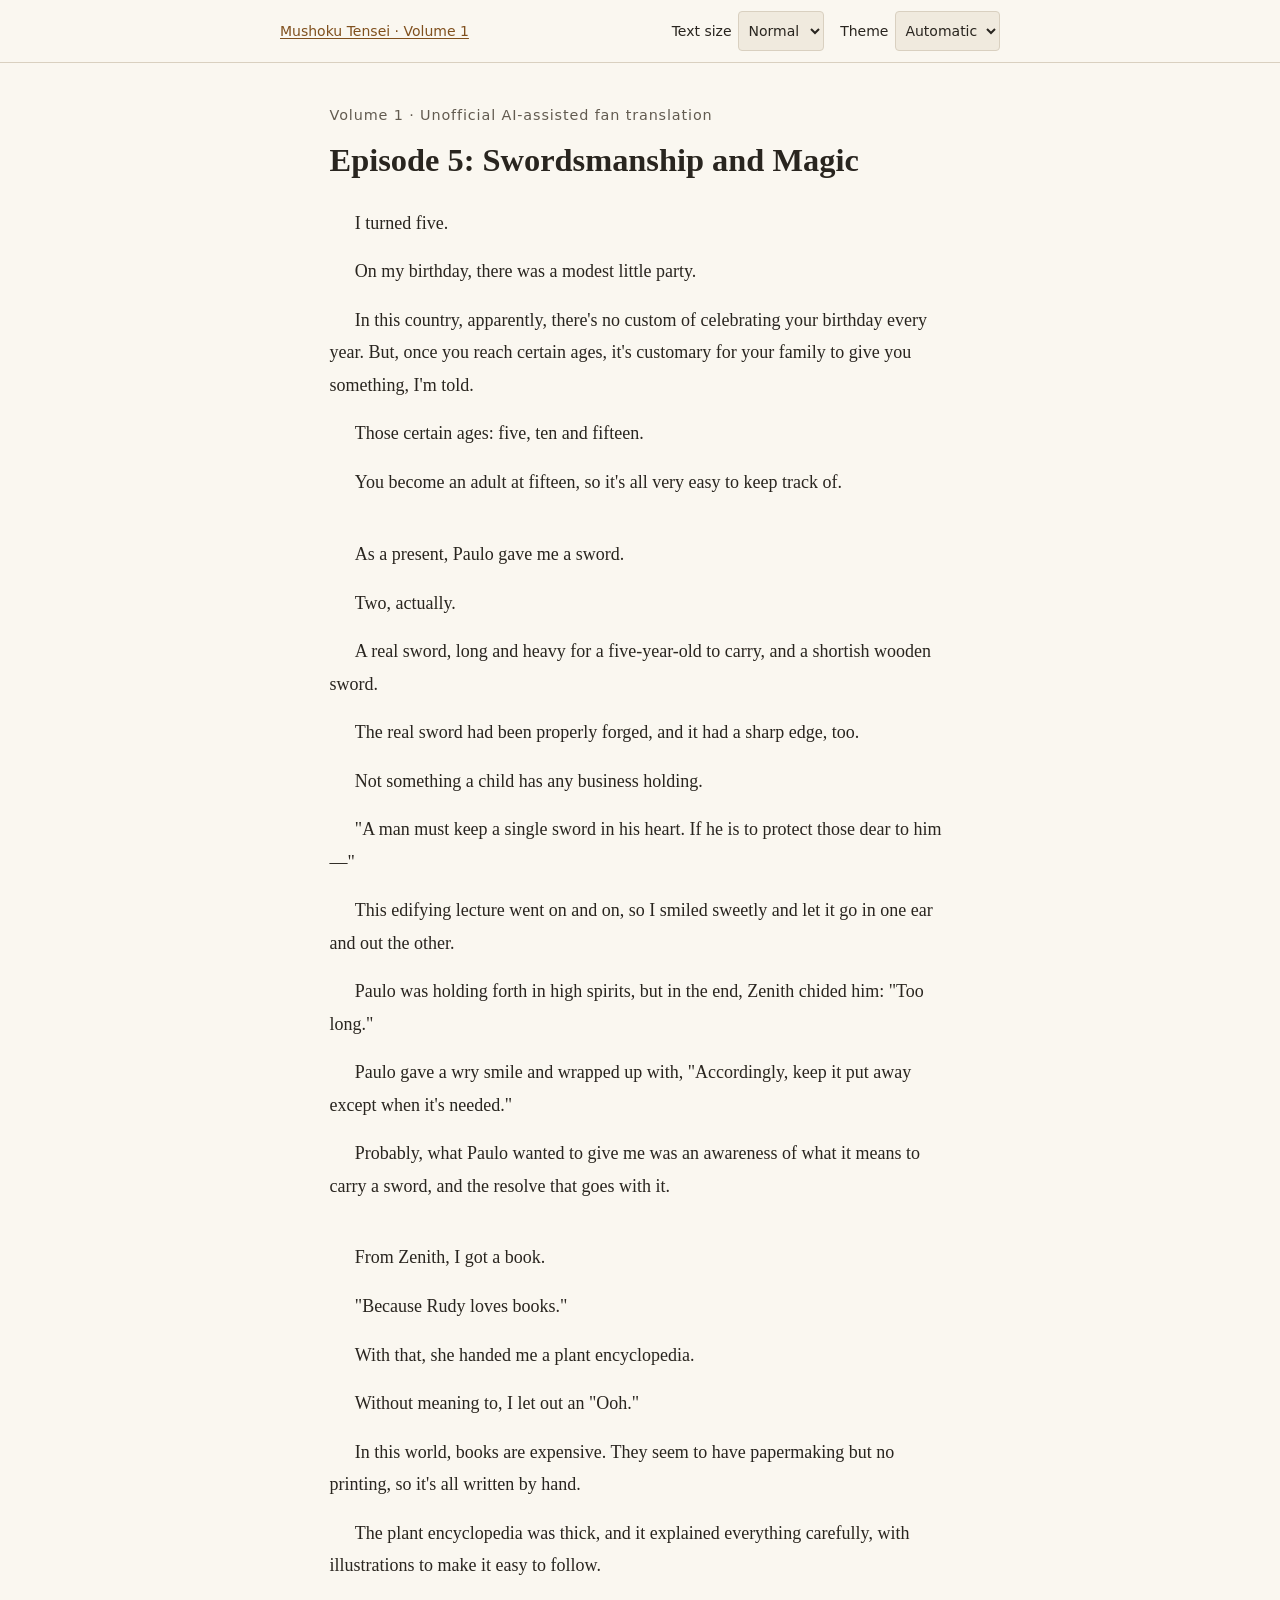
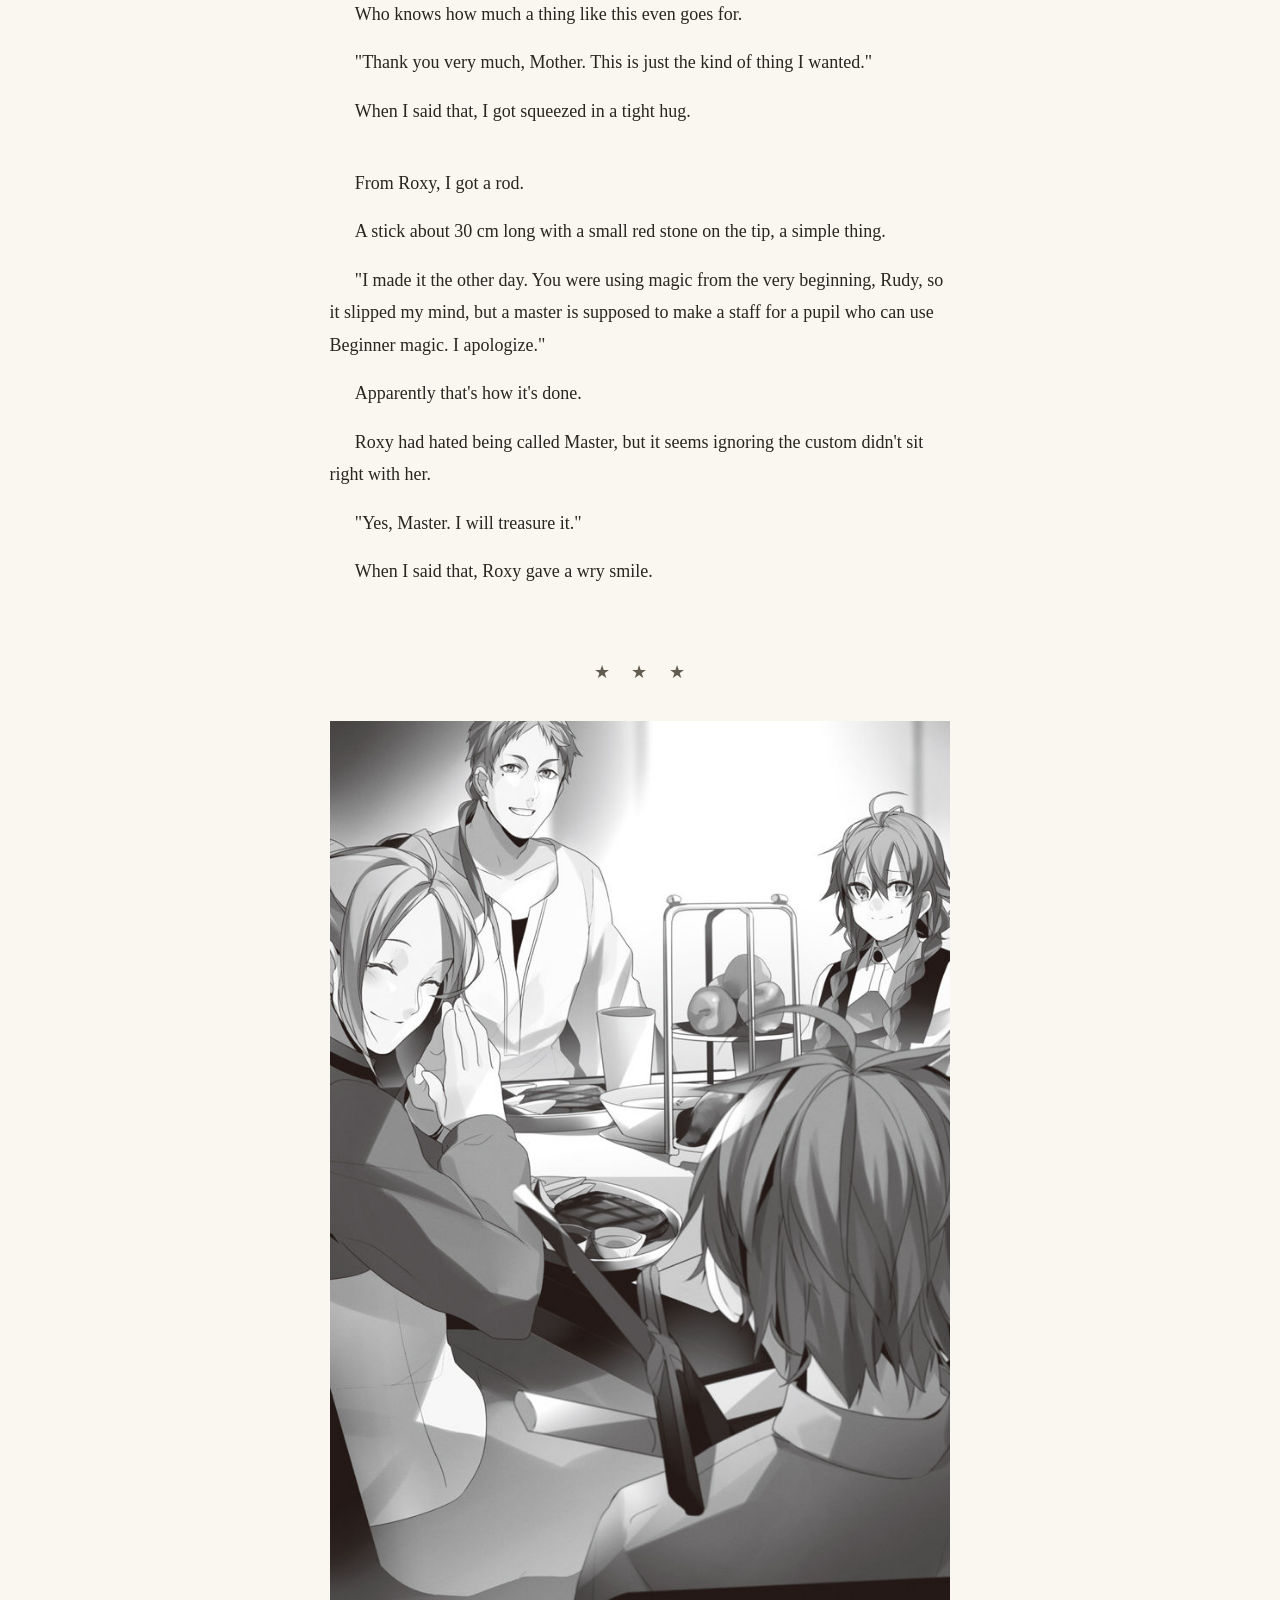
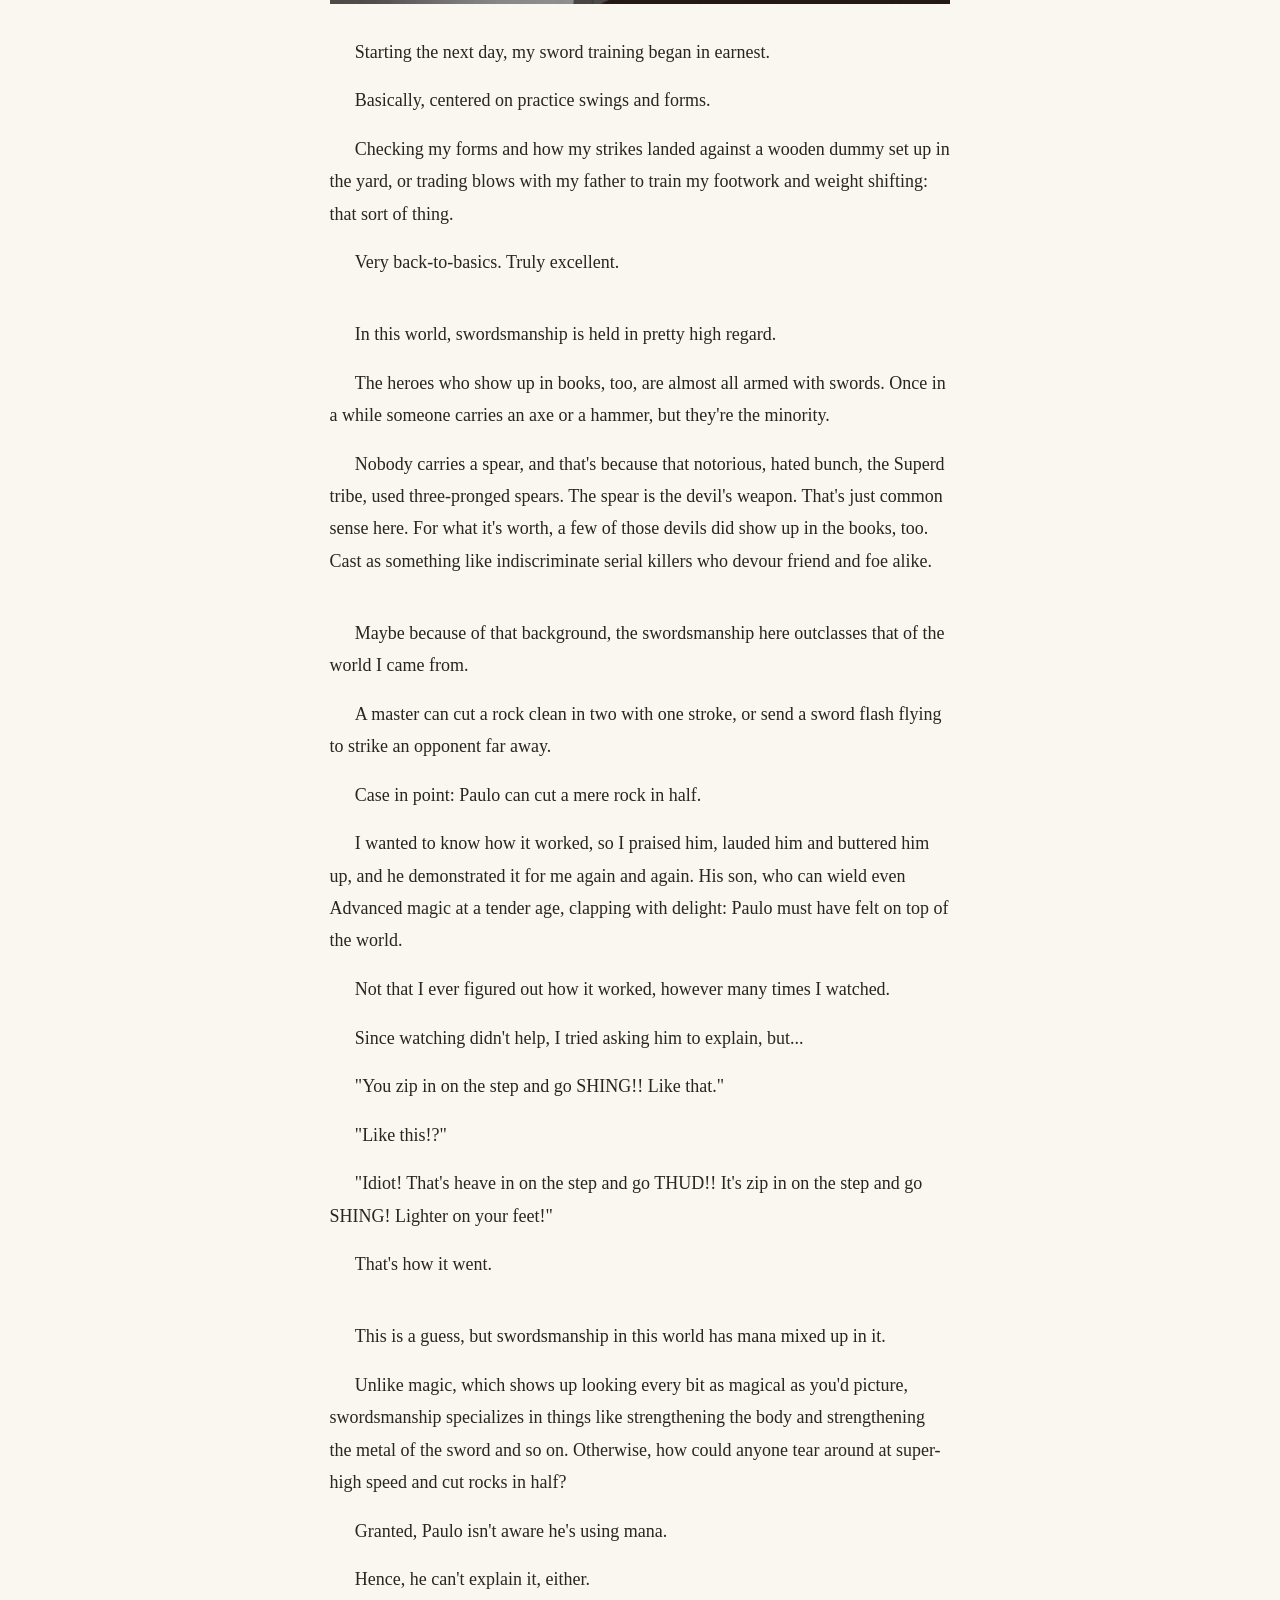
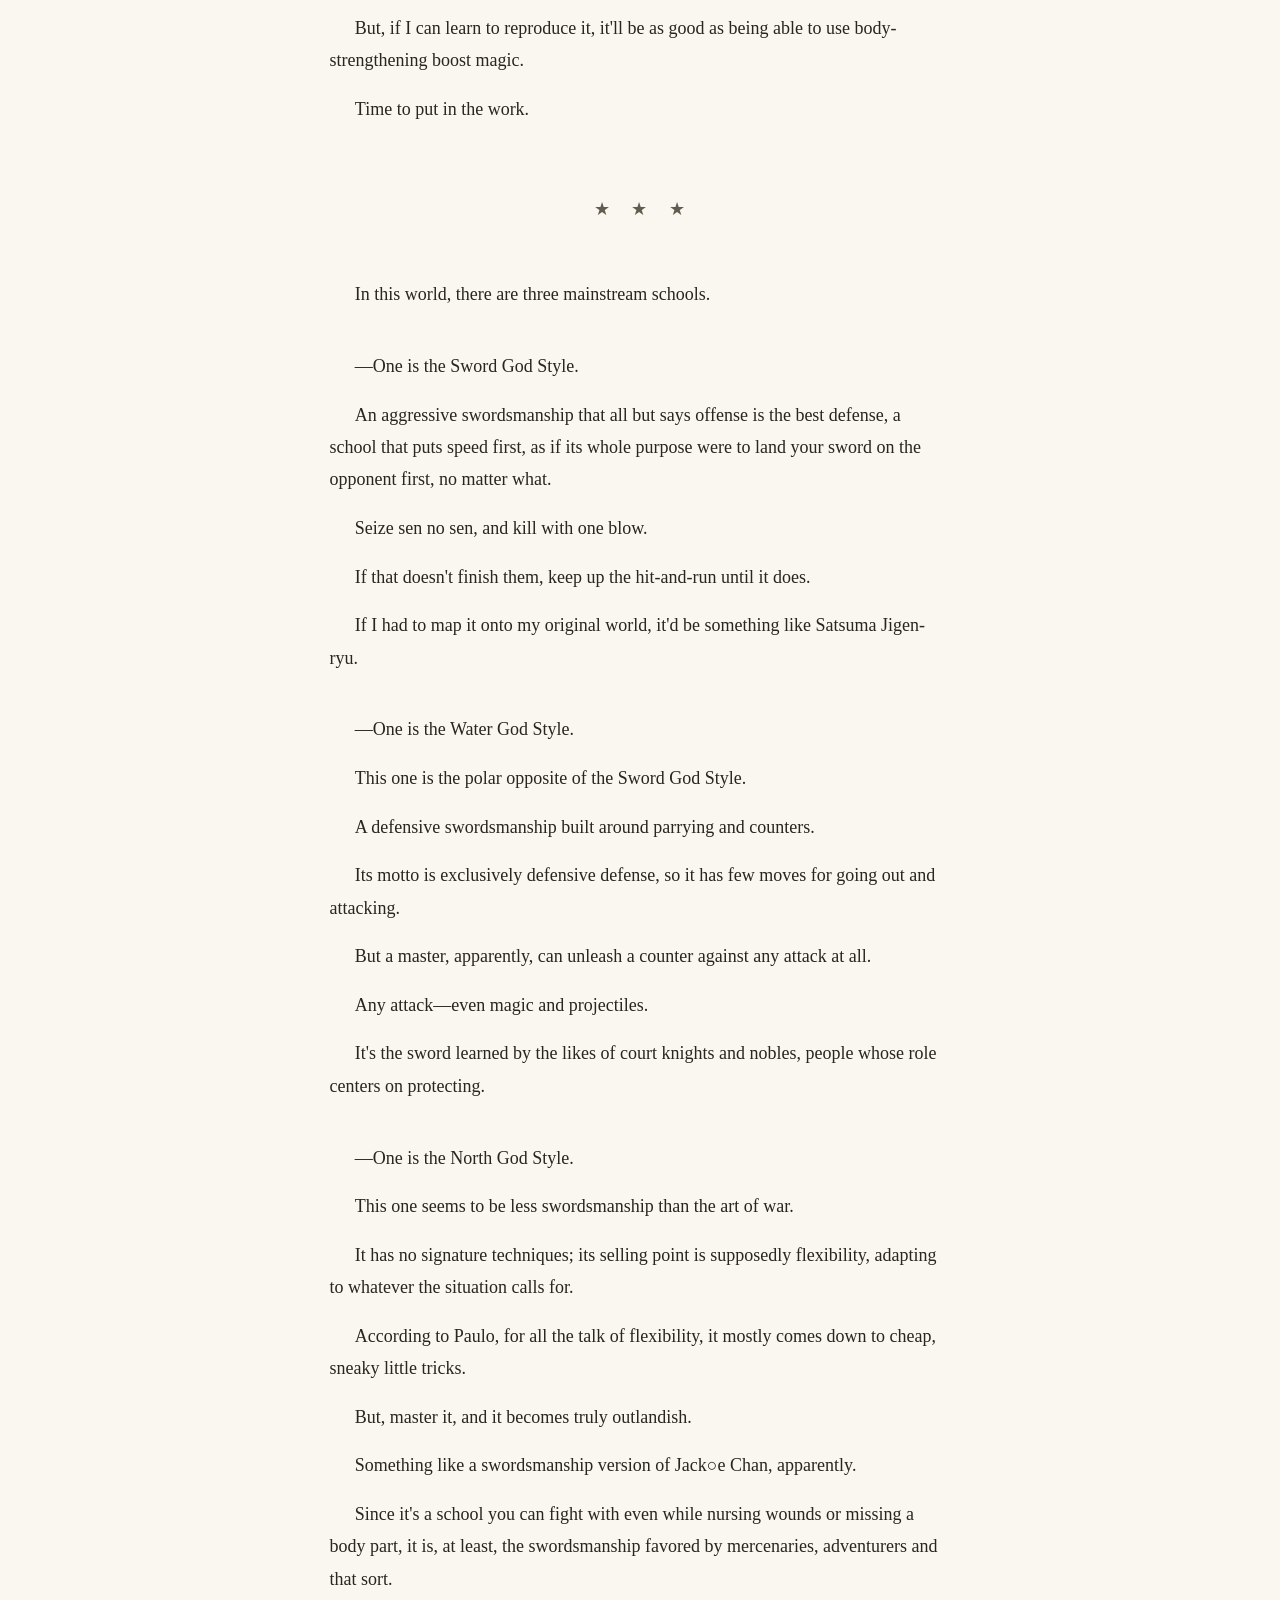
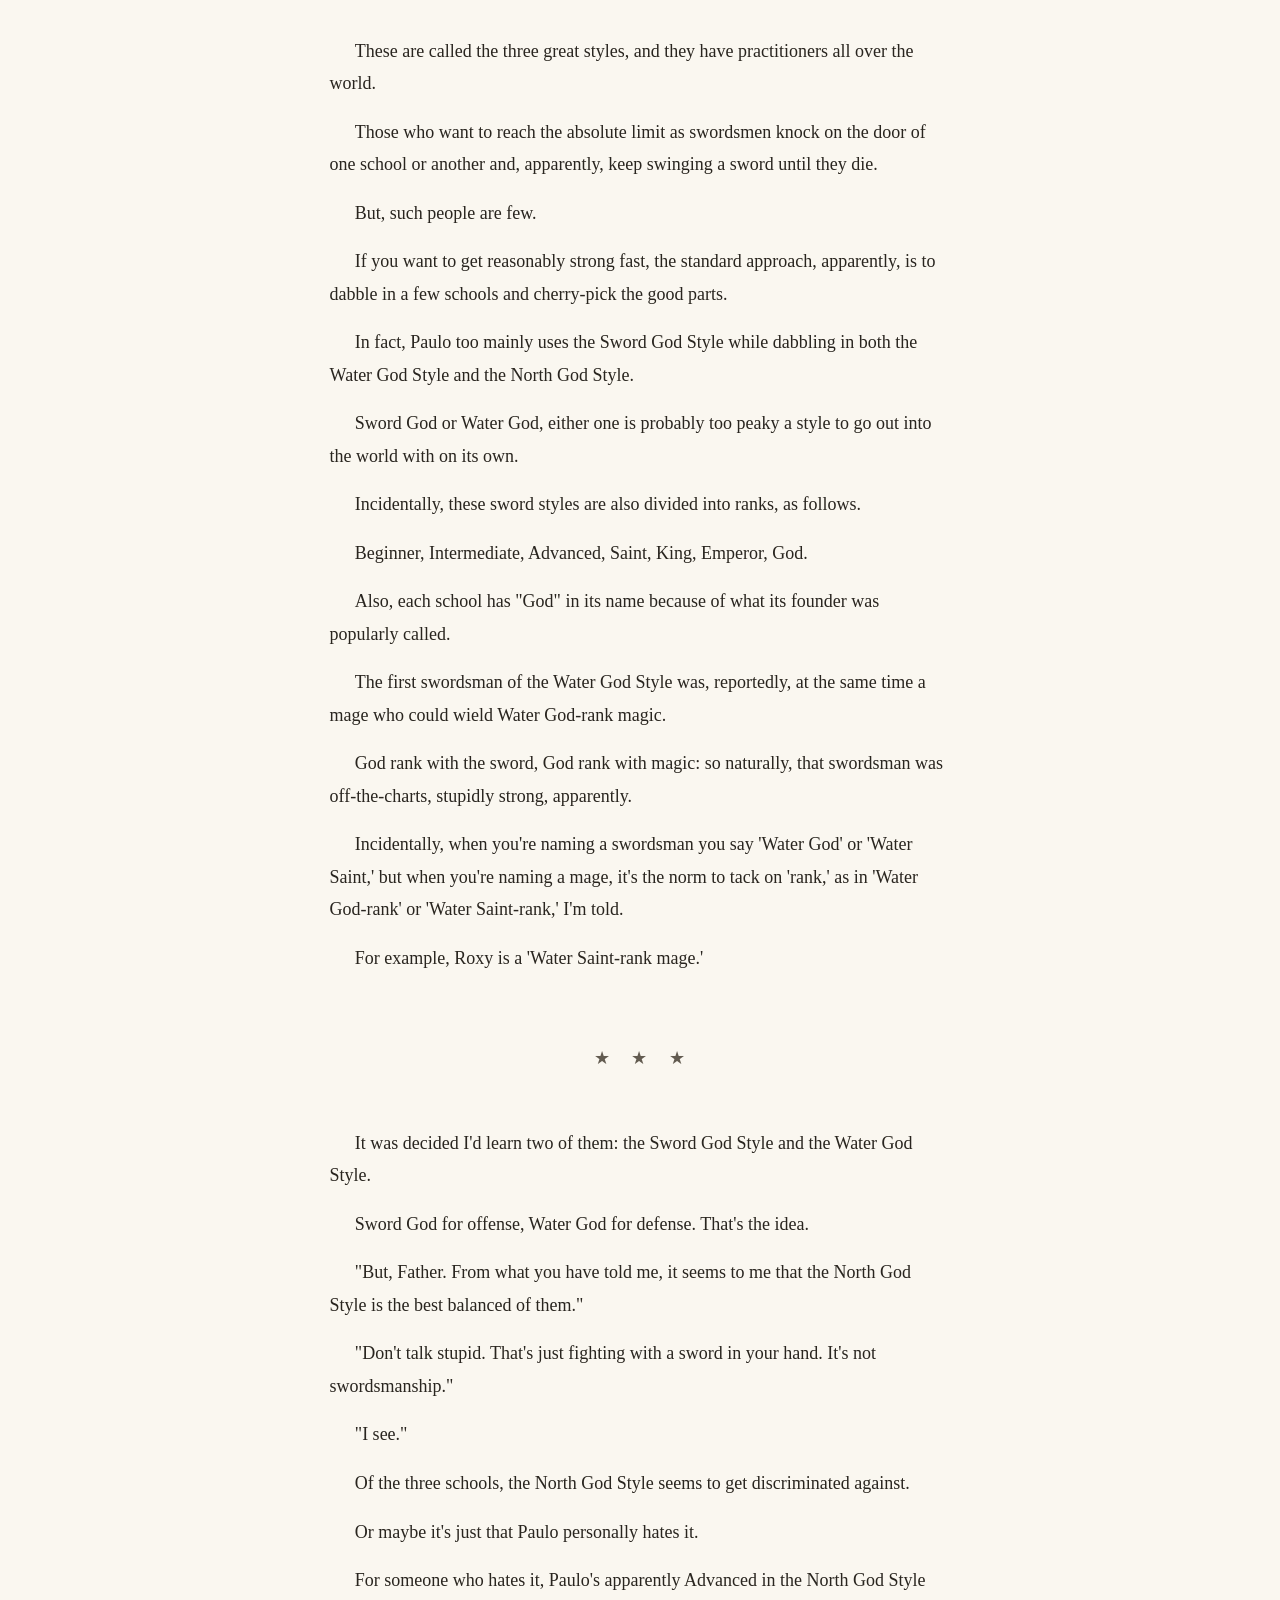
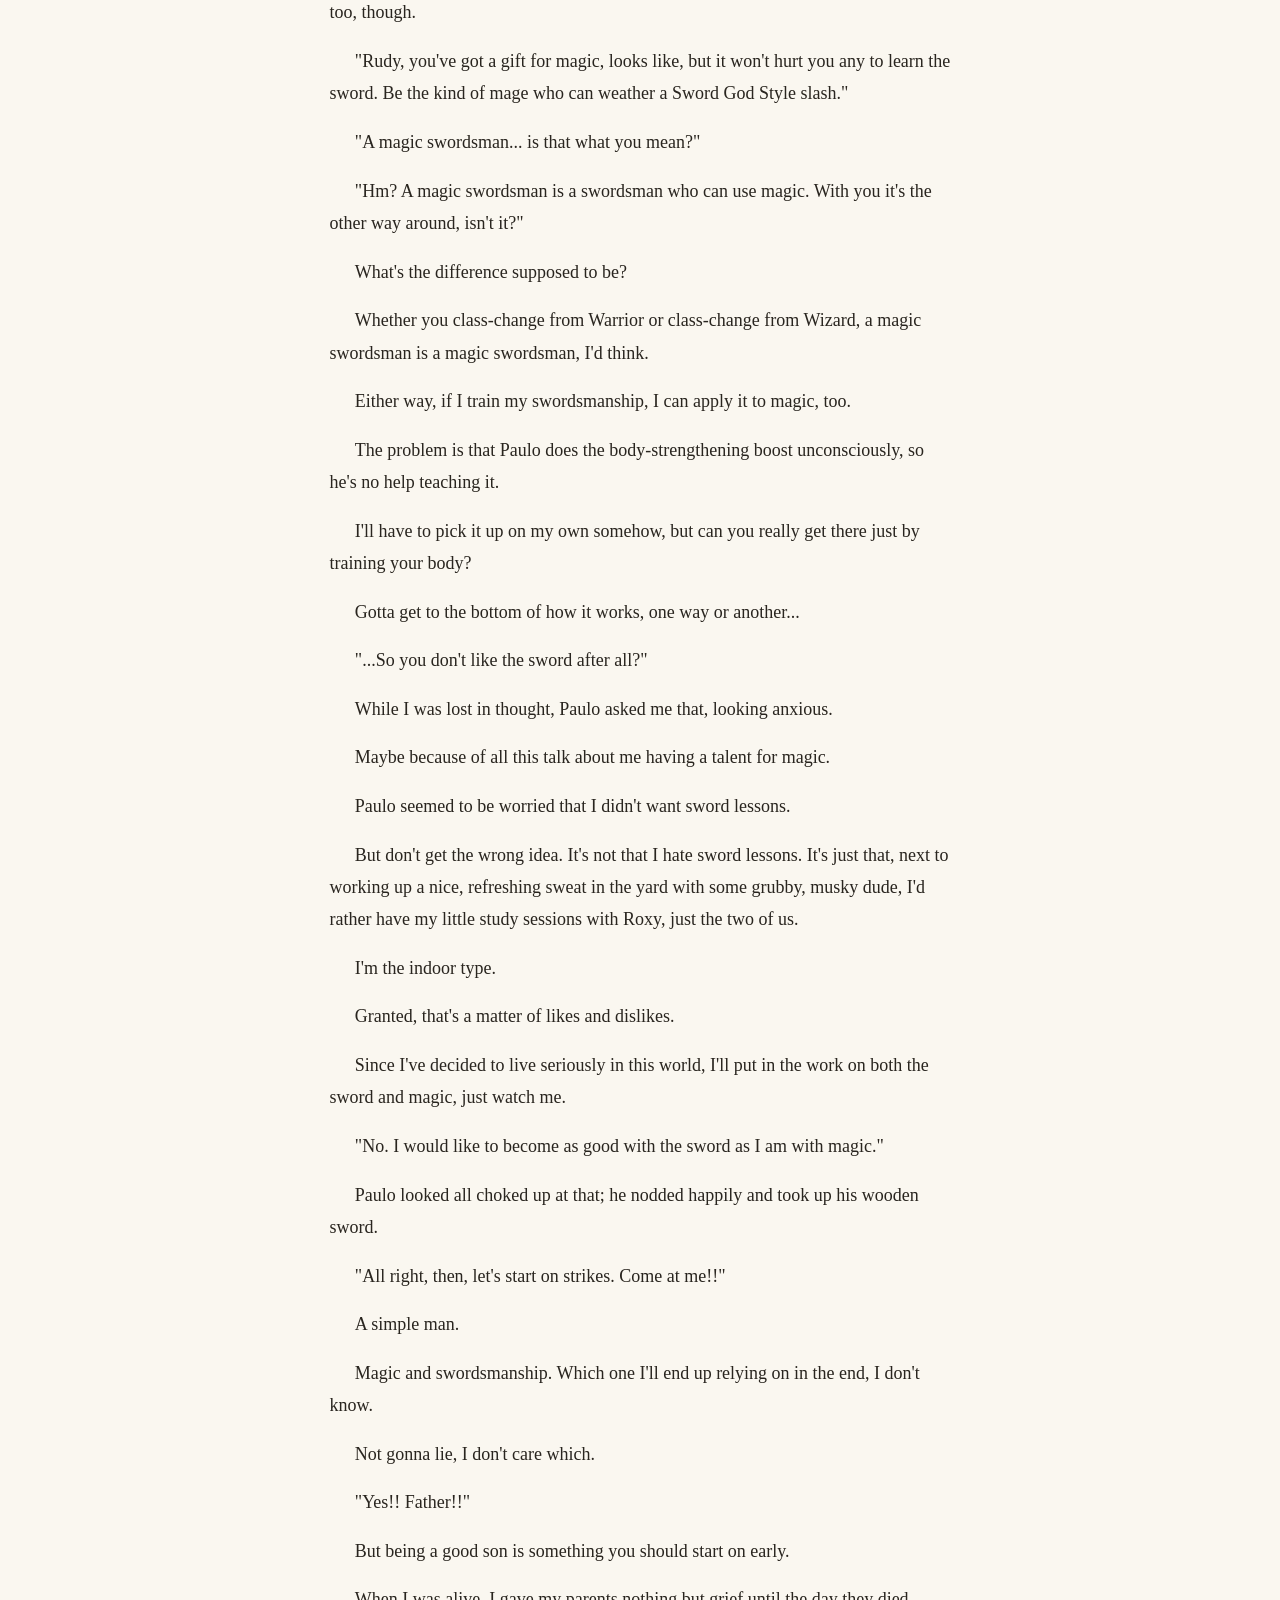
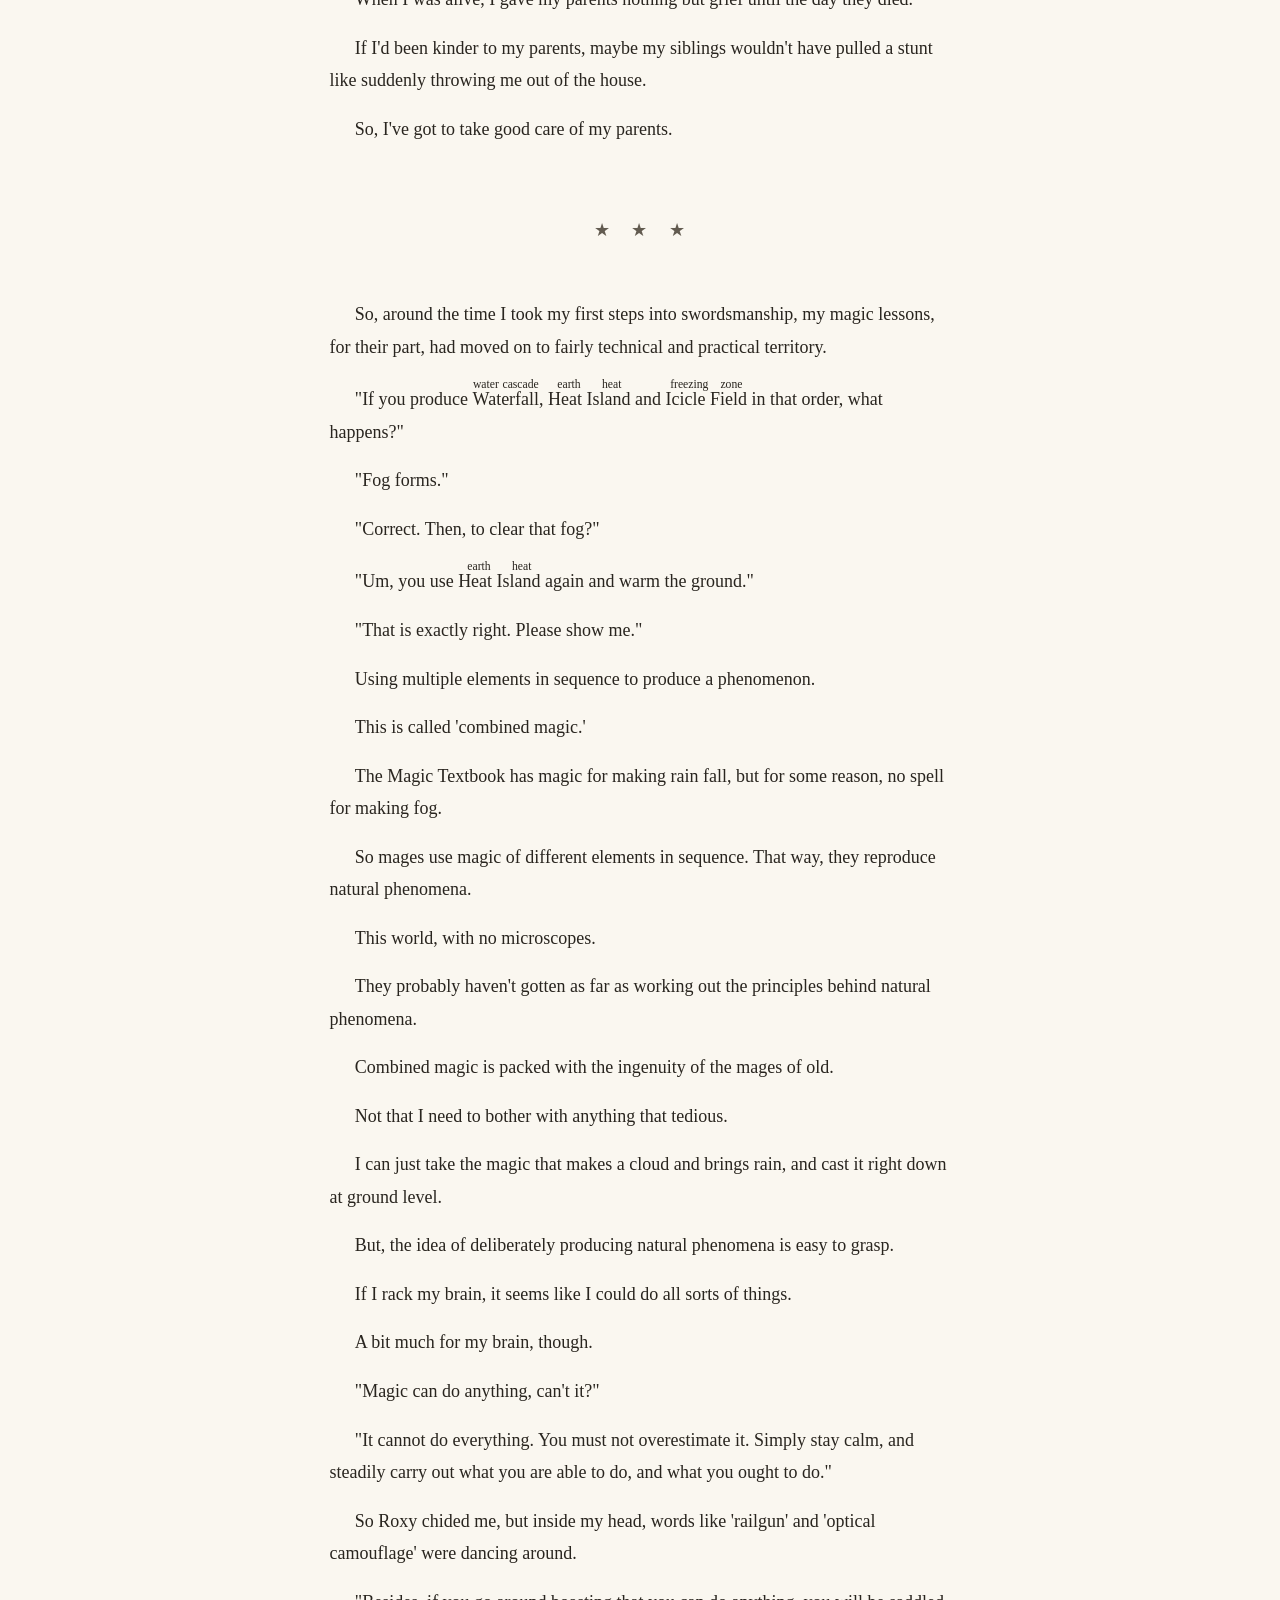
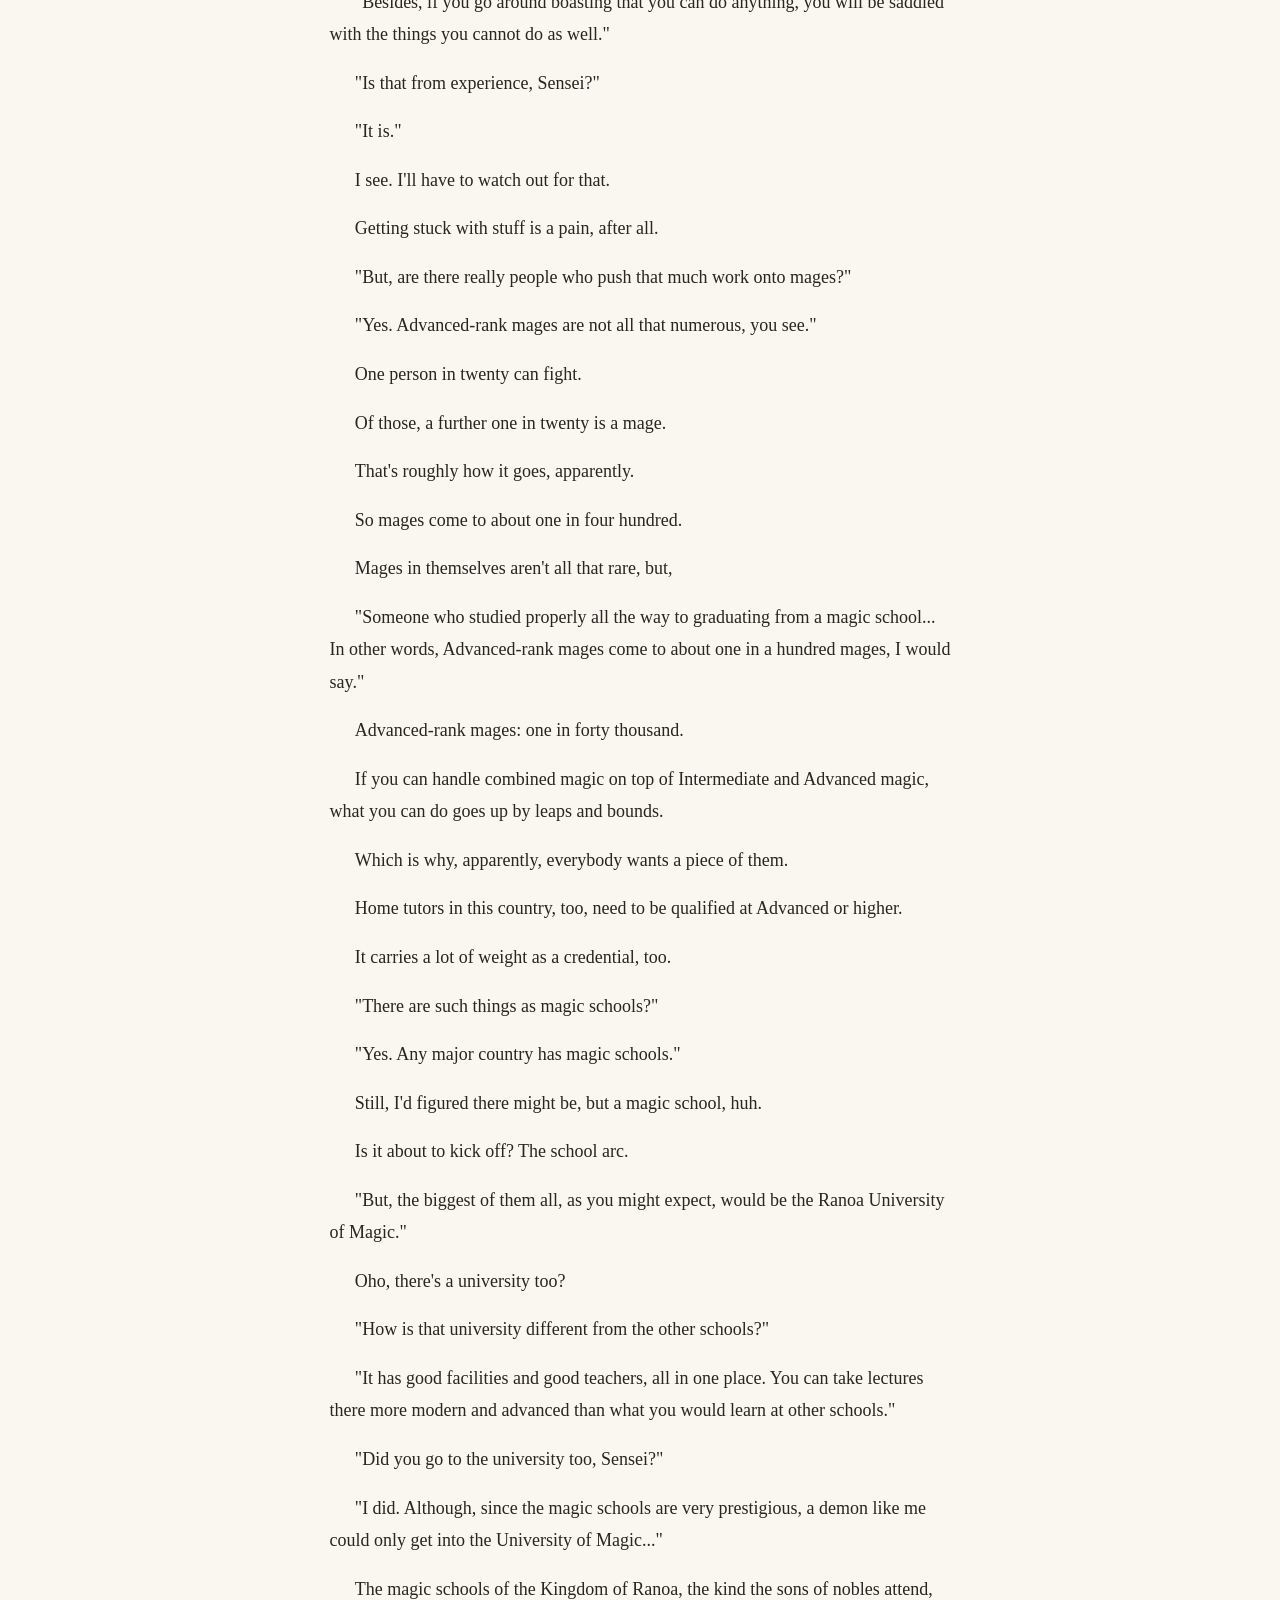
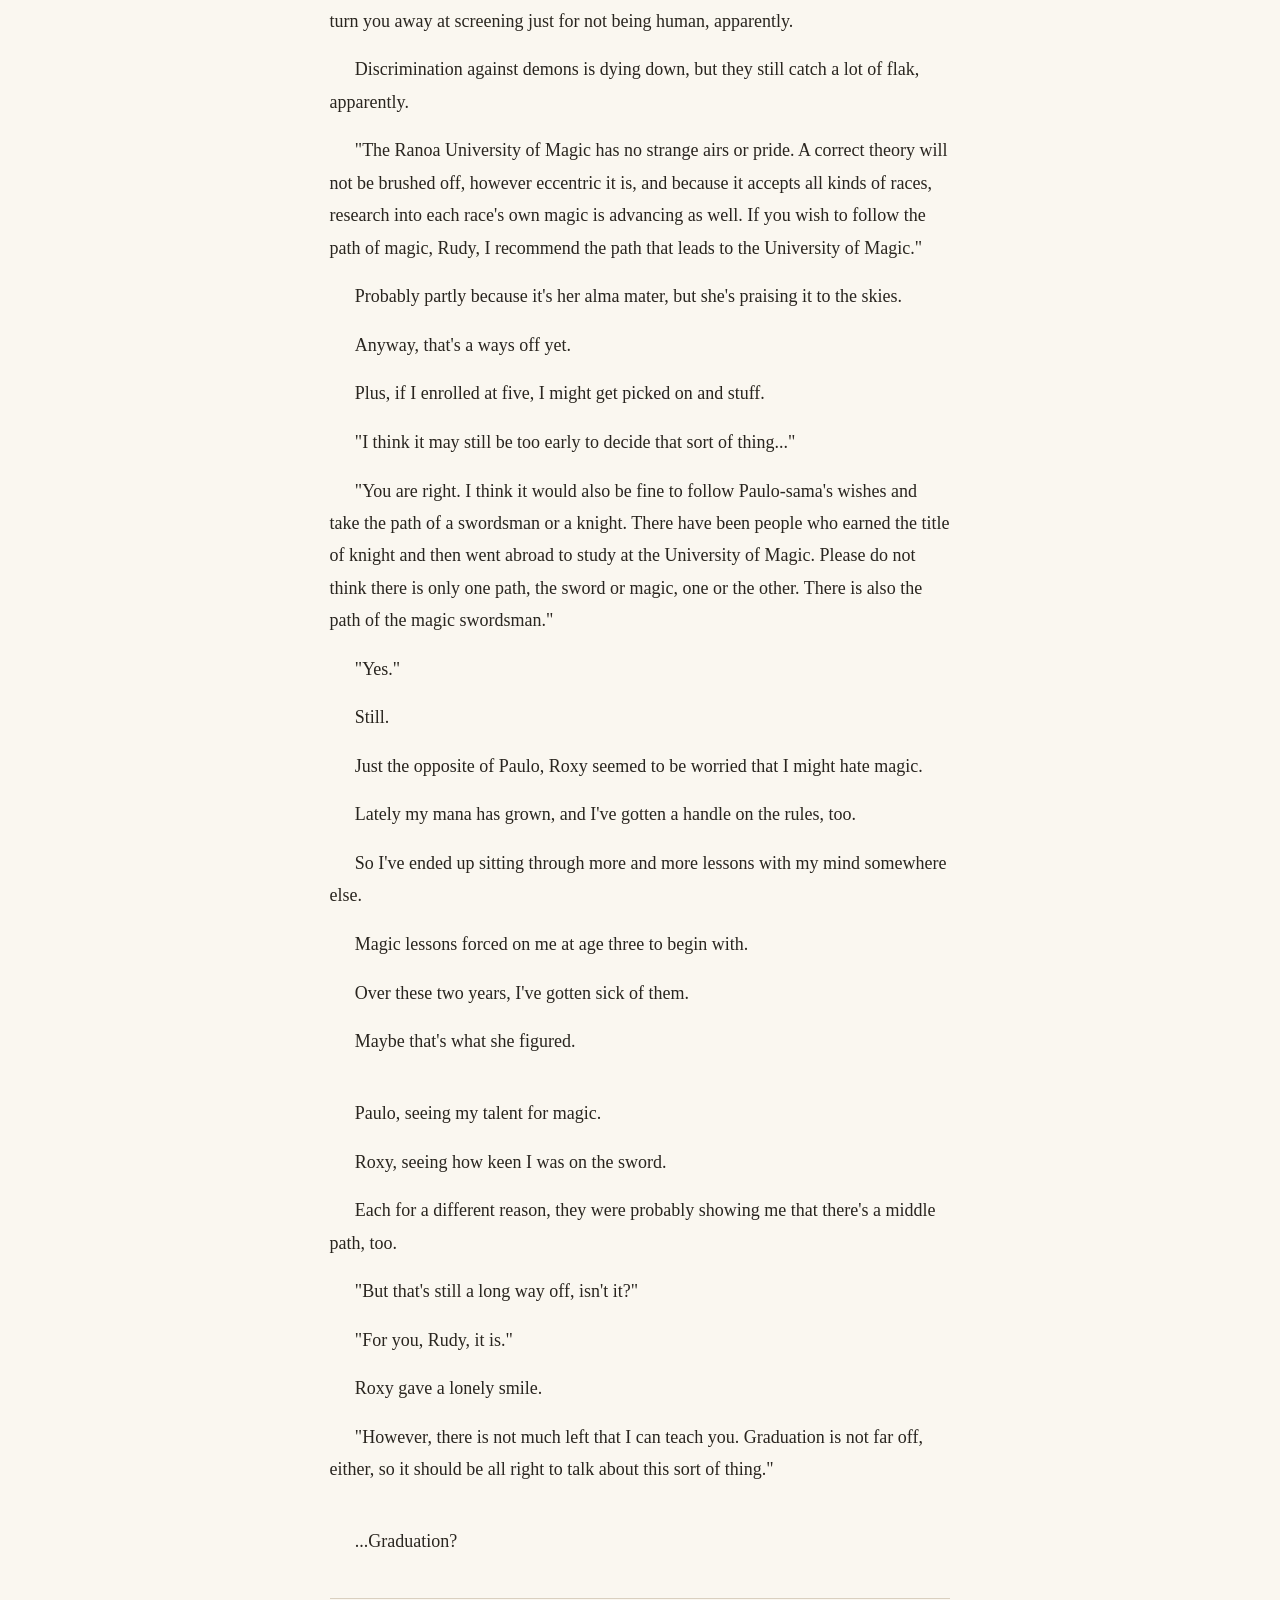
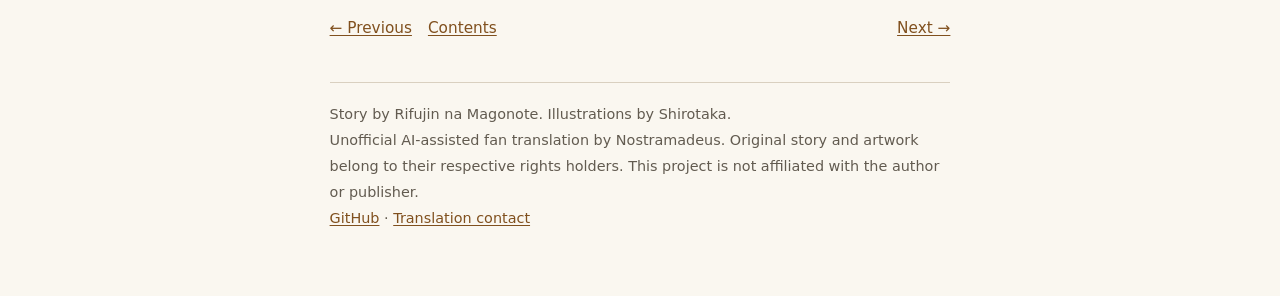
<file: vol01/ch05.html>
<!doctype html>
<html lang="en"><head><meta charset="utf-8"><meta name="viewport" content="width=device-width,initial-scale=1">
<title>Episode 5: Swordsmanship and Magic — Mushoku Tensei · Volume 1</title>
<link rel="stylesheet" href="../assets/reader.css"></head>
<body data-chapter="ch05" data-title="Episode 5: Swordsmanship and Magic"><a class="skip" href="#main">Skip to reading</a>
<header class="toolbar"><div class="toolbar-inner"><a class="toolbar-home" href="../index.html">Mushoku Tensei · Volume 1</a>
<label for="font-size">Text size <select id="font-size"><option value="100">Normal</option><option value="112">Larger</option><option value="125">Large</option><option value="140">Largest</option></select></label>
<label for="theme">Theme <select id="theme"><option value="auto">Automatic</option><option value="light">Light</option><option value="dark">Dark</option></select></label>
</div></header>
<main id="main"><p class="eyebrow">Volume 1 · Unofficial AI-assisted fan translation</p><h1>Episode 5: Swordsmanship and Magic</h1>
<p class="prose-row prose" id="v01.c05.p0001" data-kind="p">I turned five.</p>
<p class="prose-row prose" id="v01.c05.p0002" data-kind="p">On my birthday, there was a modest little party.</p>
<p class="prose-row prose" id="v01.c05.p0003" data-kind="p">In this country, apparently, there's no custom of celebrating your birthday every year. But, once you reach certain ages, it's customary for your family to give you something, I'm told.</p>
<p class="prose-row prose" id="v01.c05.p0004" data-kind="p">Those certain ages: five, ten and fifteen.</p>
<p class="prose-row prose" id="v01.c05.p0005" data-kind="p">You become an adult at fifteen, so it's all very easy to keep track of.</p>
<div class="blank" id="v01.c05.p0006" data-kind="blank" aria-hidden="true"></div>
<p class="prose-row prose" id="v01.c05.p0007" data-kind="p">As a present, Paulo gave me a sword.</p>
<p class="prose-row prose" id="v01.c05.p0008" data-kind="p">Two, actually.</p>
<p class="prose-row prose" id="v01.c05.p0009" data-kind="p">A real sword, long and heavy for a five-year-old to carry, and a shortish wooden sword.</p>
<p class="prose-row prose" id="v01.c05.p0010" data-kind="p">The real sword had been properly forged, and it had a sharp edge, too.</p>
<p class="prose-row prose" id="v01.c05.p0011" data-kind="p">Not something a child has any business holding.</p>
<p class="prose-row prose" id="v01.c05.p0012" data-kind="p">"A man must keep a single sword in his heart. If he is to protect those dear to him—"</p>
<p class="prose-row prose" id="v01.c05.p0013" data-kind="p">This edifying lecture went on and on, so I smiled sweetly and let it go in one ear and out the other.</p>
<p class="prose-row prose" id="v01.c05.p0014" data-kind="p">Paulo was holding forth in high spirits, but in the end, Zenith chided him: "Too long."</p>
<p class="prose-row prose" id="v01.c05.p0015" data-kind="p">Paulo gave a wry smile and wrapped up with, "Accordingly, keep it put away except when it's needed."</p>
<p class="prose-row prose" id="v01.c05.p0016" data-kind="p">Probably, what Paulo wanted to give me was an awareness of what it means to carry a sword, and the resolve that goes with it.</p>
<div class="blank" id="v01.c05.p0017" data-kind="blank" aria-hidden="true"></div>
<p class="prose-row prose" id="v01.c05.p0018" data-kind="p">From Zenith, I got a book.</p>
<p class="prose-row prose" id="v01.c05.p0019" data-kind="p">"Because Rudy loves books."</p>
<p class="prose-row prose" id="v01.c05.p0020" data-kind="p">With that, she handed me a plant encyclopedia.</p>
<p class="prose-row prose" id="v01.c05.p0021" data-kind="p">Without meaning to, I let out an "Ooh."</p>
<p class="prose-row prose" id="v01.c05.p0022" data-kind="p">In this world, books are expensive. They seem to have papermaking but no printing, so it's all written by hand.</p>
<p class="prose-row prose" id="v01.c05.p0023" data-kind="p">The plant encyclopedia was thick, and it explained everything carefully, with illustrations to make it easy to follow.</p>
<p class="prose-row prose" id="v01.c05.p0024" data-kind="p">Who knows how much a thing like this even goes for.</p>
<p class="prose-row prose" id="v01.c05.p0025" data-kind="p">"Thank you very much, Mother. This is just the kind of thing I wanted."</p>
<p class="prose-row prose" id="v01.c05.p0026" data-kind="p">When I said that, I got squeezed in a tight hug.</p>
<div class="blank" id="v01.c05.p0027" data-kind="blank" aria-hidden="true"></div>
<p class="prose-row prose" id="v01.c05.p0028" data-kind="p">From Roxy, I got a rod.</p>
<p class="prose-row prose" id="v01.c05.p0029" data-kind="p">A stick about 30 cm long with a small red stone on the tip, a simple thing.</p>
<p class="prose-row prose" id="v01.c05.p0030" data-kind="p">"I made it the other day. You were using magic from the very beginning, Rudy, so it slipped my mind, but a master is supposed to make a staff for a pupil who can use Beginner magic. I apologize."</p>
<p class="prose-row prose" id="v01.c05.p0031" data-kind="p">Apparently that's how it's done.</p>
<p class="prose-row prose" id="v01.c05.p0032" data-kind="p">Roxy had hated being called Master, but it seems ignoring the custom didn't sit right with her.</p>
<p class="prose-row prose" id="v01.c05.p0033" data-kind="p">"Yes, Master. I will treasure it."</p>
<p class="prose-row prose" id="v01.c05.p0034" data-kind="p">When I said that, Roxy gave a wry smile.</p>
<div class="blank" id="v01.c05.p0035" data-kind="blank" aria-hidden="true"></div>
<div class="scene-break" id="v01.c05.p0036" data-kind="break" role="separator" aria-label="Scene break">★　★　★</div>
<figure id="v01.c05.p0037" data-kind="img"><img src="img/00007.png" alt="Volume 1 illustration" width="720" height="1024" loading="lazy"></figure>
<p class="prose-row prose" id="v01.c05.p0038" data-kind="p">Starting the next day, my sword training began in earnest.</p>
<p class="prose-row prose" id="v01.c05.p0039" data-kind="p">Basically, centered on practice swings and forms.</p>
<p class="prose-row prose" id="v01.c05.p0040" data-kind="p">Checking my forms and how my strikes landed against a wooden dummy set up in the yard, or trading blows with my father to train my footwork and weight shifting: that sort of thing.</p>
<p class="prose-row prose" id="v01.c05.p0041" data-kind="p">Very back-to-basics. Truly excellent.</p>
<div class="blank" id="v01.c05.p0042" data-kind="blank" aria-hidden="true"></div>
<p class="prose-row prose" id="v01.c05.p0043" data-kind="p">In this world, swordsmanship is held in pretty high regard.</p>
<p class="prose-row prose" id="v01.c05.p0044" data-kind="p">The heroes who show up in books, too, are almost all armed with swords. Once in a while someone carries an axe or a hammer, but they're the minority.</p>
<p class="prose-row prose" id="v01.c05.p0045" data-kind="p">Nobody carries a spear, and that's because that notorious, hated bunch, the Superd tribe, used three-pronged spears. The spear is the devil's weapon. That's just common sense here. For what it's worth, a few of those devils did show up in the books, too. Cast as something like indiscriminate serial killers who devour friend and foe alike.</p>
<div class="blank" id="v01.c05.p0046" data-kind="blank" aria-hidden="true"></div>
<p class="prose-row prose" id="v01.c05.p0047" data-kind="p">Maybe because of that background, the swordsmanship here outclasses that of the world I came from.</p>
<p class="prose-row prose" id="v01.c05.p0048" data-kind="p">A master can cut a rock clean in two with one stroke, or send a sword flash flying to strike an opponent far away.</p>
<p class="prose-row prose" id="v01.c05.p0049" data-kind="p">Case in point: Paulo can cut a mere rock in half.</p>
<p class="prose-row prose" id="v01.c05.p0050" data-kind="p">I wanted to know how it worked, so I praised him, lauded him and buttered him up, and he demonstrated it for me again and again. His son, who can wield even Advanced magic at a tender age, clapping with delight: Paulo must have felt on top of the world.</p>
<p class="prose-row prose" id="v01.c05.p0051" data-kind="p">Not that I ever figured out how it worked, however many times I watched.</p>
<p class="prose-row prose" id="v01.c05.p0052" data-kind="p">Since watching didn't help, I tried asking him to explain, but...</p>
<p class="prose-row prose" id="v01.c05.p0053" data-kind="p">"You zip in on the step and go SHING!! Like that."</p>
<p class="prose-row prose" id="v01.c05.p0054" data-kind="p">"Like this!?"</p>
<p class="prose-row prose" id="v01.c05.p0055" data-kind="p">"Idiot! That's heave in on the step and go THUD!! It's zip in on the step and go SHING! Lighter on your feet!"</p>
<p class="prose-row prose" id="v01.c05.p0056" data-kind="p">That's how it went.</p>
<div class="blank" id="v01.c05.p0057" data-kind="blank" aria-hidden="true"></div>
<p class="prose-row prose" id="v01.c05.p0058" data-kind="p">This is a guess, but swordsmanship in this world has mana mixed up in it.</p>
<p class="prose-row prose" id="v01.c05.p0059" data-kind="p">Unlike magic, which shows up looking every bit as magical as you'd picture, swordsmanship specializes in things like strengthening the body and strengthening the metal of the sword and so on. Otherwise, how could anyone tear around at super-high speed and cut rocks in half?</p>
<p class="prose-row prose" id="v01.c05.p0060" data-kind="p">Granted, Paulo isn't aware he's using mana.</p>
<p class="prose-row prose" id="v01.c05.p0061" data-kind="p">Hence, he can't explain it, either.</p>
<p class="prose-row prose" id="v01.c05.p0062" data-kind="p">But, if I can learn to reproduce it, it'll be as good as being able to use body-strengthening boost magic.</p>
<p class="prose-row prose" id="v01.c05.p0063" data-kind="p">Time to put in the work.</p>
<div class="blank" id="v01.c05.p0064" data-kind="blank" aria-hidden="true"></div>
<div class="scene-break" id="v01.c05.p0065" data-kind="break" role="separator" aria-label="Scene break">★　★　★</div>
<div class="blank" id="v01.c05.p0066" data-kind="blank" aria-hidden="true"></div>
<p class="prose-row prose" id="v01.c05.p0067" data-kind="p">In this world, there are three mainstream schools.</p>
<div class="blank" id="v01.c05.p0068" data-kind="blank" aria-hidden="true"></div>
<p class="prose-row prose" id="v01.c05.p0069" data-kind="p">—One is the Sword God Style.</p>
<p class="prose-row prose" id="v01.c05.p0070" data-kind="p">An aggressive swordsmanship that all but says offense is the best defense, a school that puts speed first, as if its whole purpose were to land your sword on the opponent first, no matter what.</p>
<p class="prose-row prose" id="v01.c05.p0071" data-kind="p">Seize sen no sen, and kill with one blow.</p>
<p class="prose-row prose" id="v01.c05.p0072" data-kind="p">If that doesn't finish them, keep up the hit-and-run until it does.</p>
<p class="prose-row prose" id="v01.c05.p0073" data-kind="p">If I had to map it onto my original world, it'd be something like Satsuma Jigen-ryu.</p>
<div class="blank" id="v01.c05.p0074" data-kind="blank" aria-hidden="true"></div>
<p class="prose-row prose" id="v01.c05.p0075" data-kind="p">—One is the Water God Style.</p>
<p class="prose-row prose" id="v01.c05.p0076" data-kind="p">This one is the polar opposite of the Sword God Style.</p>
<p class="prose-row prose" id="v01.c05.p0077" data-kind="p">A defensive swordsmanship built around parrying and counters.</p>
<p class="prose-row prose" id="v01.c05.p0078" data-kind="p">Its motto is exclusively defensive defense, so it has few moves for going out and attacking.</p>
<p class="prose-row prose" id="v01.c05.p0079" data-kind="p">But a master, apparently, can unleash a counter against any attack at all.</p>
<p class="prose-row prose" id="v01.c05.p0080" data-kind="p">Any attack—even magic and projectiles.</p>
<p class="prose-row prose" id="v01.c05.p0081" data-kind="p">It's the sword learned by the likes of court knights and nobles, people whose role centers on protecting.</p>
<div class="blank" id="v01.c05.p0082" data-kind="blank" aria-hidden="true"></div>
<p class="prose-row prose" id="v01.c05.p0083" data-kind="p">—One is the North God Style.</p>
<p class="prose-row prose" id="v01.c05.p0084" data-kind="p">This one seems to be less swordsmanship than the art of war.</p>
<p class="prose-row prose" id="v01.c05.p0085" data-kind="p">It has no signature techniques; its selling point is supposedly flexibility, adapting to whatever the situation calls for.</p>
<p class="prose-row prose" id="v01.c05.p0086" data-kind="p">According to Paulo, for all the talk of flexibility, it mostly comes down to cheap, sneaky little tricks.</p>
<p class="prose-row prose" id="v01.c05.p0087" data-kind="p">But, master it, and it becomes truly outlandish.</p>
<p class="prose-row prose" id="v01.c05.p0088" data-kind="p">Something like a swordsmanship version of Jack○e Chan, apparently.</p>
<p class="prose-row prose" id="v01.c05.p0089" data-kind="p">Since it's a school you can fight with even while nursing wounds or missing a body part, it is, at least, the swordsmanship favored by mercenaries, adventurers and that sort.</p>
<div class="blank" id="v01.c05.p0090" data-kind="blank" aria-hidden="true"></div>
<p class="prose-row prose" id="v01.c05.p0091" data-kind="p">These are called the three great styles, and they have practitioners all over the world.</p>
<p class="prose-row prose" id="v01.c05.p0092" data-kind="p">Those who want to reach the absolute limit as swordsmen knock on the door of one school or another and, apparently, keep swinging a sword until they die.</p>
<p class="prose-row prose" id="v01.c05.p0093" data-kind="p">But, such people are few.</p>
<p class="prose-row prose" id="v01.c05.p0094" data-kind="p">If you want to get reasonably strong fast, the standard approach, apparently, is to dabble in a few schools and cherry-pick the good parts.</p>
<p class="prose-row prose" id="v01.c05.p0095" data-kind="p">In fact, Paulo too mainly uses the Sword God Style while dabbling in both the Water God Style and the North God Style.</p>
<p class="prose-row prose" id="v01.c05.p0096" data-kind="p">Sword God or Water God, either one is probably too peaky a style to go out into the world with on its own.</p>
<p class="prose-row prose" id="v01.c05.p0097" data-kind="p">Incidentally, these sword styles are also divided into ranks, as follows.</p>
<p class="prose-row prose" id="v01.c05.p0098" data-kind="p">Beginner, Intermediate, Advanced, Saint, King, Emperor, God.</p>
<p class="prose-row prose" id="v01.c05.p0099" data-kind="p">Also, each school has "God" in its name because of what its founder was popularly called.</p>
<p class="prose-row prose" id="v01.c05.p0100" data-kind="p">The first swordsman of the Water God Style was, reportedly, at the same time a mage who could wield Water God-rank magic.</p>
<p class="prose-row prose" id="v01.c05.p0101" data-kind="p">God rank with the sword, God rank with magic: so naturally, that swordsman was off-the-charts, stupidly strong, apparently.</p>
<p class="prose-row prose" id="v01.c05.p0102" data-kind="p">Incidentally, when you're naming a swordsman you say 'Water God' or 'Water Saint,' but when you're naming a mage, it's the norm to tack on 'rank,' as in 'Water God-rank' or 'Water Saint-rank,' I'm told.</p>
<p class="prose-row prose" id="v01.c05.p0103" data-kind="p">For example, Roxy is a 'Water Saint-rank mage.'</p>
<div class="blank" id="v01.c05.p0104" data-kind="blank" aria-hidden="true"></div>
<div class="scene-break" id="v01.c05.p0105" data-kind="break" role="separator" aria-label="Scene break">★　★　★</div>
<div class="blank" id="v01.c05.p0106" data-kind="blank" aria-hidden="true"></div>
<p class="prose-row prose" id="v01.c05.p0107" data-kind="p">It was decided I'd learn two of them: the Sword God Style and the Water God Style.</p>
<p class="prose-row prose" id="v01.c05.p0108" data-kind="p">Sword God for offense, Water God for defense. That's the idea.</p>
<p class="prose-row prose" id="v01.c05.p0109" data-kind="p">"But, Father. From what you have told me, it seems to me that the North God Style is the best balanced of them."</p>
<p class="prose-row prose" id="v01.c05.p0110" data-kind="p">"Don't talk stupid. That's just fighting with a sword in your hand. It's not swordsmanship."</p>
<p class="prose-row prose" id="v01.c05.p0111" data-kind="p">"I see."</p>
<p class="prose-row prose" id="v01.c05.p0112" data-kind="p">Of the three schools, the North God Style seems to get discriminated against.</p>
<p class="prose-row prose" id="v01.c05.p0113" data-kind="p">Or maybe it's just that Paulo personally hates it.</p>
<p class="prose-row prose" id="v01.c05.p0114" data-kind="p">For someone who hates it, Paulo's apparently Advanced in the North God Style too, though.</p>
<p class="prose-row prose" id="v01.c05.p0115" data-kind="p">"Rudy, you've got a gift for magic, looks like, but it won't hurt you any to learn the sword. Be the kind of mage who can weather a Sword God Style slash."</p>
<p class="prose-row prose" id="v01.c05.p0116" data-kind="p">"A magic swordsman... is that what you mean?"</p>
<p class="prose-row prose" id="v01.c05.p0117" data-kind="p">"Hm? A magic swordsman is a swordsman who can use magic. With you it's the other way around, isn't it?"</p>
<p class="prose-row prose" id="v01.c05.p0118" data-kind="p">What's the difference supposed to be?</p>
<p class="prose-row prose" id="v01.c05.p0119" data-kind="p">Whether you class-change from Warrior or class-change from Wizard, a magic swordsman is a magic swordsman, I'd think.</p>
<p class="prose-row prose" id="v01.c05.p0120" data-kind="p">Either way, if I train my swordsmanship, I can apply it to magic, too.</p>
<p class="prose-row prose" id="v01.c05.p0121" data-kind="p">The problem is that Paulo does the body-strengthening boost unconsciously, so he's no help teaching it.</p>
<p class="prose-row prose" id="v01.c05.p0122" data-kind="p">I'll have to pick it up on my own somehow, but can you really get there just by training your body?</p>
<p class="prose-row prose" id="v01.c05.p0123" data-kind="p">Gotta get to the bottom of how it works, one way or another...</p>
<p class="prose-row prose" id="v01.c05.p0124" data-kind="p">"...So you don't like the sword after all?"</p>
<p class="prose-row prose" id="v01.c05.p0125" data-kind="p">While I was lost in thought, Paulo asked me that, looking anxious.</p>
<p class="prose-row prose" id="v01.c05.p0126" data-kind="p">Maybe because of all this talk about me having a talent for magic.</p>
<p class="prose-row prose" id="v01.c05.p0127" data-kind="p">Paulo seemed to be worried that I didn't want sword lessons.</p>
<p class="prose-row prose" id="v01.c05.p0128" data-kind="p">But don't get the wrong idea. It's not that I hate sword lessons. It's just that, next to working up a nice, refreshing sweat in the yard with some grubby, musky dude, I'd rather have my little study sessions with Roxy, just the two of us.</p>
<p class="prose-row prose" id="v01.c05.p0129" data-kind="p">I'm the indoor type.</p>
<p class="prose-row prose" id="v01.c05.p0130" data-kind="p">Granted, that's a matter of likes and dislikes.</p>
<p class="prose-row prose" id="v01.c05.p0131" data-kind="p">Since I've decided to live seriously in this world, I'll put in the work on both the sword and magic, just watch me.</p>
<p class="prose-row prose" id="v01.c05.p0132" data-kind="p">"No. I would like to become as good with the sword as I am with magic."</p>
<p class="prose-row prose" id="v01.c05.p0133" data-kind="p">Paulo looked all choked up at that; he nodded happily and took up his wooden sword.</p>
<p class="prose-row prose" id="v01.c05.p0134" data-kind="p">"All right, then, let's start on strikes. Come at me!!"</p>
<p class="prose-row prose" id="v01.c05.p0135" data-kind="p">A simple man.</p>
<p class="prose-row prose" id="v01.c05.p0136" data-kind="p">Magic and swordsmanship. Which one I'll end up relying on in the end, I don't know.</p>
<p class="prose-row prose" id="v01.c05.p0137" data-kind="p">Not gonna lie, I don't care which.</p>
<p class="prose-row prose" id="v01.c05.p0138" data-kind="p">"Yes!! Father!!"</p>
<p class="prose-row prose" id="v01.c05.p0139" data-kind="p">But being a good son is something you should start on early.</p>
<p class="prose-row prose" id="v01.c05.p0140" data-kind="p">When I was alive, I gave my parents nothing but grief until the day they died.</p>
<p class="prose-row prose" id="v01.c05.p0141" data-kind="p">If I'd been kinder to my parents, maybe my siblings wouldn't have pulled a stunt like suddenly throwing me out of the house.</p>
<p class="prose-row prose" id="v01.c05.p0142" data-kind="p">So, I've got to take good care of my parents.</p>
<div class="blank" id="v01.c05.p0143" data-kind="blank" aria-hidden="true"></div>
<div class="scene-break" id="v01.c05.p0144" data-kind="break" role="separator" aria-label="Scene break">★　★　★</div>
<div class="blank" id="v01.c05.p0145" data-kind="blank" aria-hidden="true"></div>
<p class="prose-row prose" id="v01.c05.p0146" data-kind="p">So, around the time I took my first steps into swordsmanship, my magic lessons, for their part, had moved on to fairly technical and practical territory.</p>
<p class="prose-row prose" id="v01.c05.p0147" data-kind="p">"If you produce <ruby>Waterfall<rt>water cascade</rt></ruby>, <ruby>Heat Island<rt>earth heat</rt></ruby> and <ruby>Icicle Field<rt>freezing zone</rt></ruby> in that order, what happens?"</p>
<p class="prose-row prose" id="v01.c05.p0148" data-kind="p">"Fog forms."</p>
<p class="prose-row prose" id="v01.c05.p0149" data-kind="p">"Correct. Then, to clear that fog?"</p>
<p class="prose-row prose" id="v01.c05.p0150" data-kind="p">"Um, you use <ruby>Heat Island<rt>earth heat</rt></ruby> again and warm the ground."</p>
<p class="prose-row prose" id="v01.c05.p0151" data-kind="p">"That is exactly right. Please show me."</p>
<p class="prose-row prose" id="v01.c05.p0152" data-kind="p">Using multiple elements in sequence to produce a phenomenon.</p>
<p class="prose-row prose" id="v01.c05.p0153" data-kind="p">This is called 'combined magic.'</p>
<p class="prose-row prose" id="v01.c05.p0154" data-kind="p">The Magic Textbook has magic for making rain fall, but for some reason, no spell for making fog.</p>
<p class="prose-row prose" id="v01.c05.p0155" data-kind="p">So mages use magic of different elements in sequence. That way, they reproduce natural phenomena.</p>
<p class="prose-row prose" id="v01.c05.p0156" data-kind="p">This world, with no microscopes.</p>
<p class="prose-row prose" id="v01.c05.p0157" data-kind="p">They probably haven't gotten as far as working out the principles behind natural phenomena.</p>
<p class="prose-row prose" id="v01.c05.p0158" data-kind="p">Combined magic is packed with the ingenuity of the mages of old.</p>
<p class="prose-row prose" id="v01.c05.p0159" data-kind="p">Not that I need to bother with anything that tedious.</p>
<p class="prose-row prose" id="v01.c05.p0160" data-kind="p">I can just take the magic that makes a cloud and brings rain, and cast it right down at ground level.</p>
<p class="prose-row prose" id="v01.c05.p0161" data-kind="p">But, the idea of deliberately producing natural phenomena is easy to grasp.</p>
<p class="prose-row prose" id="v01.c05.p0162" data-kind="p">If I rack my brain, it seems like I could do all sorts of things.</p>
<p class="prose-row prose" id="v01.c05.p0163" data-kind="p">A bit much for my brain, though.</p>
<p class="prose-row prose" id="v01.c05.p0164" data-kind="p">"Magic can do anything, can't it?"</p>
<p class="prose-row prose" id="v01.c05.p0165" data-kind="p">"It cannot do everything. You must not overestimate it. Simply stay calm, and steadily carry out what you are able to do, and what you ought to do."</p>
<p class="prose-row prose" id="v01.c05.p0166" data-kind="p">So Roxy chided me, but inside my head, words like 'railgun' and 'optical camouflage' were dancing around.</p>
<p class="prose-row prose" id="v01.c05.p0167" data-kind="p">"Besides, if you go around boasting that you can do anything, you will be saddled with the things you cannot do as well."</p>
<p class="prose-row prose" id="v01.c05.p0168" data-kind="p">"Is that from experience, Sensei?"</p>
<p class="prose-row prose" id="v01.c05.p0169" data-kind="p">"It is."</p>
<p class="prose-row prose" id="v01.c05.p0170" data-kind="p">I see. I'll have to watch out for that.</p>
<p class="prose-row prose" id="v01.c05.p0171" data-kind="p">Getting stuck with stuff is a pain, after all.</p>
<p class="prose-row prose" id="v01.c05.p0172" data-kind="p">"But, are there really people who push that much work onto mages?"</p>
<p class="prose-row prose" id="v01.c05.p0173" data-kind="p">"Yes. Advanced-rank mages are not all that numerous, you see."</p>
<p class="prose-row prose" id="v01.c05.p0174" data-kind="p">One person in twenty can fight.</p>
<p class="prose-row prose" id="v01.c05.p0175" data-kind="p">Of those, a further one in twenty is a mage.</p>
<p class="prose-row prose" id="v01.c05.p0176" data-kind="p">That's roughly how it goes, apparently.</p>
<p class="prose-row prose" id="v01.c05.p0177" data-kind="p">So mages come to about one in four hundred.</p>
<p class="prose-row prose" id="v01.c05.p0178" data-kind="p">Mages in themselves aren't all that rare, but,</p>
<p class="prose-row prose" id="v01.c05.p0179" data-kind="p">"Someone who studied properly all the way to graduating from a magic school... In other words, Advanced-rank mages come to about one in a hundred mages, I would say."</p>
<p class="prose-row prose" id="v01.c05.p0180" data-kind="p">Advanced-rank mages: one in forty thousand.</p>
<p class="prose-row prose" id="v01.c05.p0181" data-kind="p">If you can handle combined magic on top of Intermediate and Advanced magic, what you can do goes up by leaps and bounds.</p>
<p class="prose-row prose" id="v01.c05.p0182" data-kind="p">Which is why, apparently, everybody wants a piece of them.</p>
<p class="prose-row prose" id="v01.c05.p0183" data-kind="p">Home tutors in this country, too, need to be qualified at Advanced or higher.</p>
<p class="prose-row prose" id="v01.c05.p0184" data-kind="p">It carries a lot of weight as a credential, too.</p>
<p class="prose-row prose" id="v01.c05.p0185" data-kind="p">"There are such things as magic schools?"</p>
<p class="prose-row prose" id="v01.c05.p0186" data-kind="p">"Yes. Any major country has magic schools."</p>
<p class="prose-row prose" id="v01.c05.p0187" data-kind="p">Still, I'd figured there might be, but a magic school, huh.</p>
<p class="prose-row prose" id="v01.c05.p0188" data-kind="p">Is it about to kick off? The school arc.</p>
<p class="prose-row prose" id="v01.c05.p0189" data-kind="p">"But, the biggest of them all, as you might expect, would be the Ranoa University of Magic."</p>
<p class="prose-row prose" id="v01.c05.p0190" data-kind="p">Oho, there's a university too?</p>
<p class="prose-row prose" id="v01.c05.p0191" data-kind="p">"How is that university different from the other schools?"</p>
<p class="prose-row prose" id="v01.c05.p0192" data-kind="p">"It has good facilities and good teachers, all in one place. You can take lectures there more modern and advanced than what you would learn at other schools."</p>
<p class="prose-row prose" id="v01.c05.p0193" data-kind="p">"Did you go to the university too, Sensei?"</p>
<p class="prose-row prose" id="v01.c05.p0194" data-kind="p">"I did. Although, since the magic schools are very prestigious, a demon like me could only get into the University of Magic..."</p>
<p class="prose-row prose" id="v01.c05.p0195" data-kind="p">The magic schools of the Kingdom of Ranoa, the kind the sons of nobles attend, turn you away at screening just for not being human, apparently.</p>
<p class="prose-row prose" id="v01.c05.p0196" data-kind="p">Discrimination against demons is dying down, but they still catch a lot of flak, apparently.</p>
<p class="prose-row prose" id="v01.c05.p0197" data-kind="p">"The Ranoa University of Magic has no strange airs or pride. A correct theory will not be brushed off, however eccentric it is, and because it accepts all kinds of races, research into each race's own magic is advancing as well. If you wish to follow the path of magic, Rudy, I recommend the path that leads to the University of Magic."</p>
<p class="prose-row prose" id="v01.c05.p0198" data-kind="p">Probably partly because it's her alma mater, but she's praising it to the skies.</p>
<p class="prose-row prose" id="v01.c05.p0199" data-kind="p">Anyway, that's a ways off yet.</p>
<p class="prose-row prose" id="v01.c05.p0200" data-kind="p">Plus, if I enrolled at five, I might get picked on and stuff.</p>
<p class="prose-row prose" id="v01.c05.p0201" data-kind="p">"I think it may still be too early to decide that sort of thing..."</p>
<p class="prose-row prose" id="v01.c05.p0202" data-kind="p">"You are right. I think it would also be fine to follow Paulo-sama's wishes and take the path of a swordsman or a knight. There have been people who earned the title of knight and then went abroad to study at the University of Magic. Please do not think there is only one path, the sword or magic, one or the other. There is also the path of the magic swordsman."</p>
<p class="prose-row prose" id="v01.c05.p0203" data-kind="p">"Yes."</p>
<p class="prose-row prose" id="v01.c05.p0204" data-kind="p">Still.</p>
<p class="prose-row prose" id="v01.c05.p0205" data-kind="p">Just the opposite of Paulo, Roxy seemed to be worried that I might hate magic.</p>
<p class="prose-row prose" id="v01.c05.p0206" data-kind="p">Lately my mana has grown, and I've gotten a handle on the rules, too.</p>
<p class="prose-row prose" id="v01.c05.p0207" data-kind="p">So I've ended up sitting through more and more lessons with my mind somewhere else.</p>
<p class="prose-row prose" id="v01.c05.p0208" data-kind="p">Magic lessons forced on me at age three to begin with.</p>
<p class="prose-row prose" id="v01.c05.p0209" data-kind="p">Over these two years, I've gotten sick of them.</p>
<p class="prose-row prose" id="v01.c05.p0210" data-kind="p">Maybe that's what she figured.</p>
<div class="blank" id="v01.c05.p0211" data-kind="blank" aria-hidden="true"></div>
<p class="prose-row prose" id="v01.c05.p0212" data-kind="p">Paulo, seeing my talent for magic.</p>
<p class="prose-row prose" id="v01.c05.p0213" data-kind="p">Roxy, seeing how keen I was on the sword.</p>
<p class="prose-row prose" id="v01.c05.p0214" data-kind="p">Each for a different reason, they were probably showing me that there's a middle path, too.</p>
<p class="prose-row prose" id="v01.c05.p0215" data-kind="p">"But that's still a long way off, isn't it?"</p>
<p class="prose-row prose" id="v01.c05.p0216" data-kind="p">"For you, Rudy, it is."</p>
<p class="prose-row prose" id="v01.c05.p0217" data-kind="p">Roxy gave a lonely smile.</p>
<p class="prose-row prose" id="v01.c05.p0218" data-kind="p">"However, there is not much left that I can teach you. Graduation is not far off, either, so it should be all right to talk about this sort of thing."</p>
<div class="blank" id="v01.c05.p0219" data-kind="blank" aria-hidden="true"></div>
<p class="prose-row prose" id="v01.c05.p0220" data-kind="p">...Graduation?</p>
<nav class="navigation" aria-label="Chapter navigation">
<a rel="prev" href="ch04.html">← Previous</a>
<a href="../index.html">Contents</a>
<a class="next" rel="next" href="ch06.html">Next →</a>
</nav><footer class="credits">Story by Rifujin na Magonote. Illustrations by Shirotaka.<br>Unofficial AI-assisted fan translation by Nostramadeus. Original story and artwork belong to their respective rights holders. This project is not affiliated with the author or publisher.<br><a href="https://github.com/Nostramadeus/mushoku-tensei-en">GitHub</a> · <a href="mailto:afrotankrob@gmail.com">Translation contact</a></footer></main>
<script src="../assets/reader.js"></script></body></html>
</file>
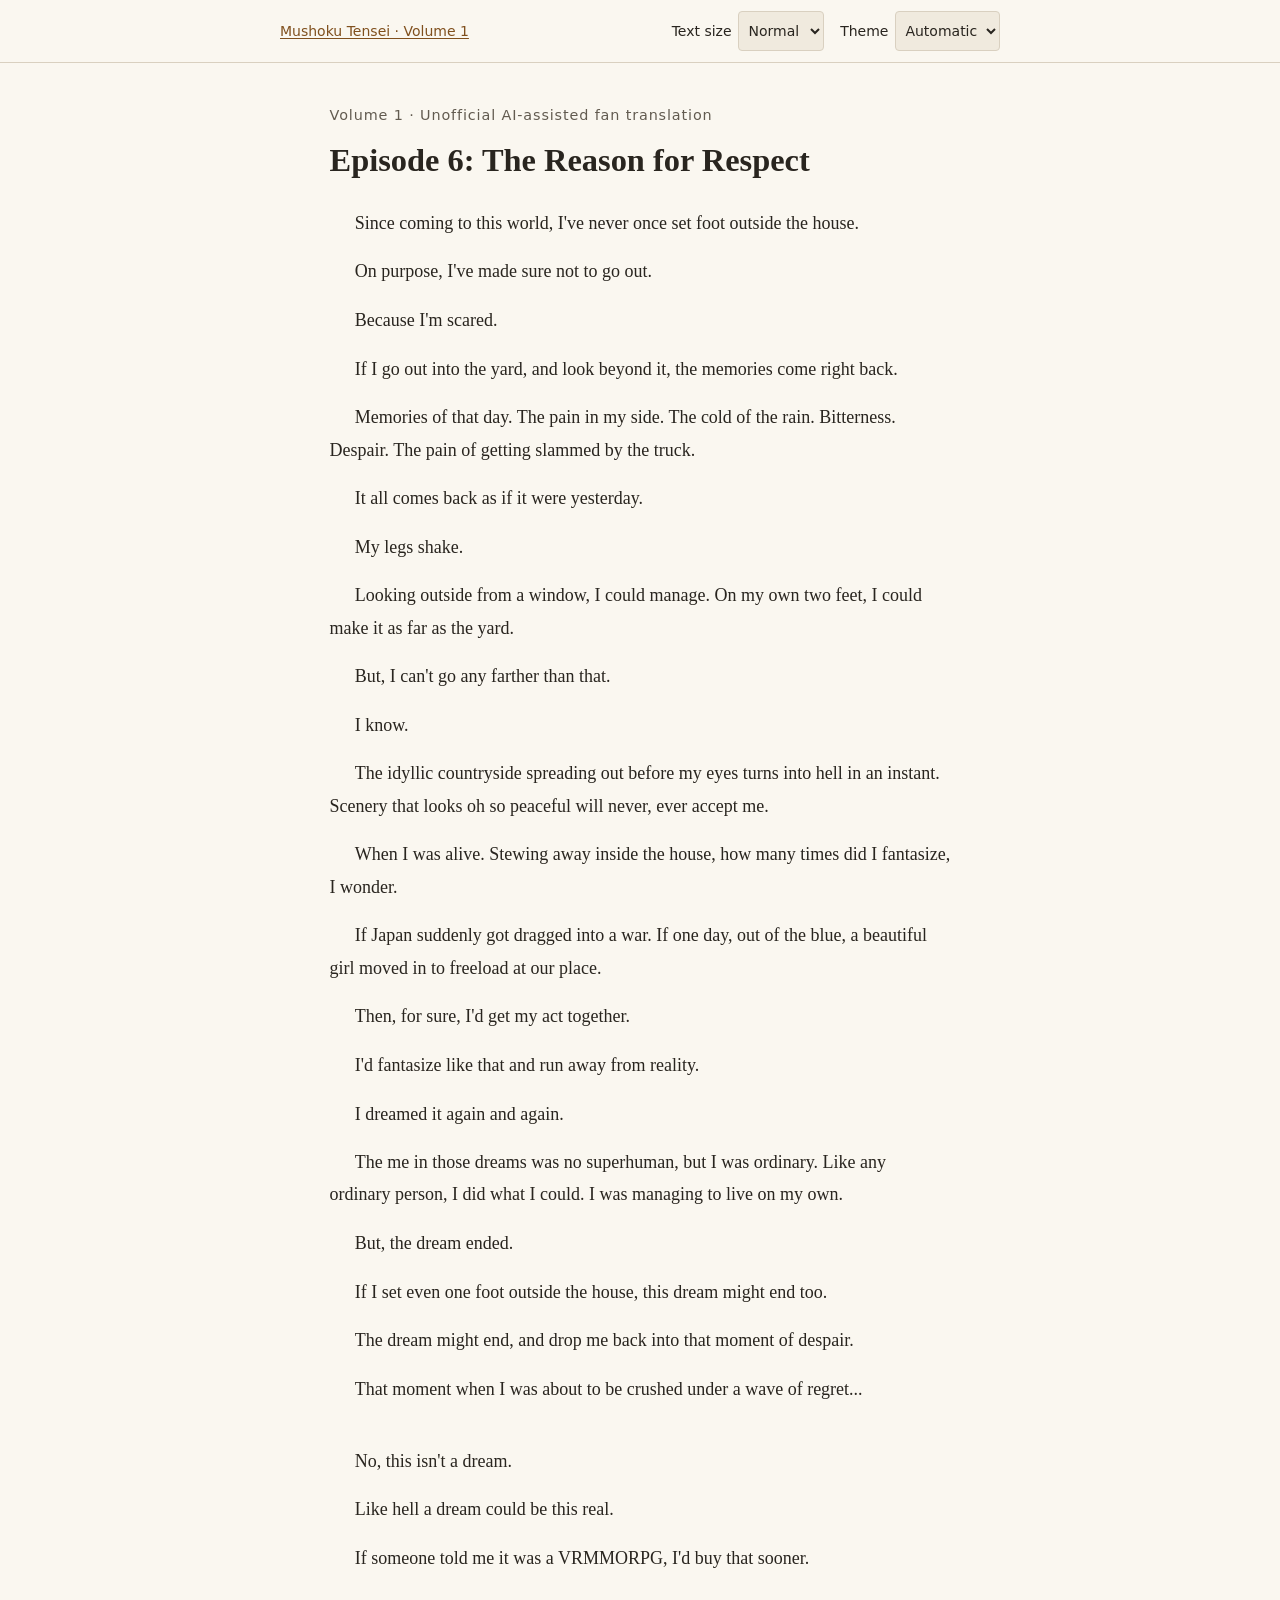
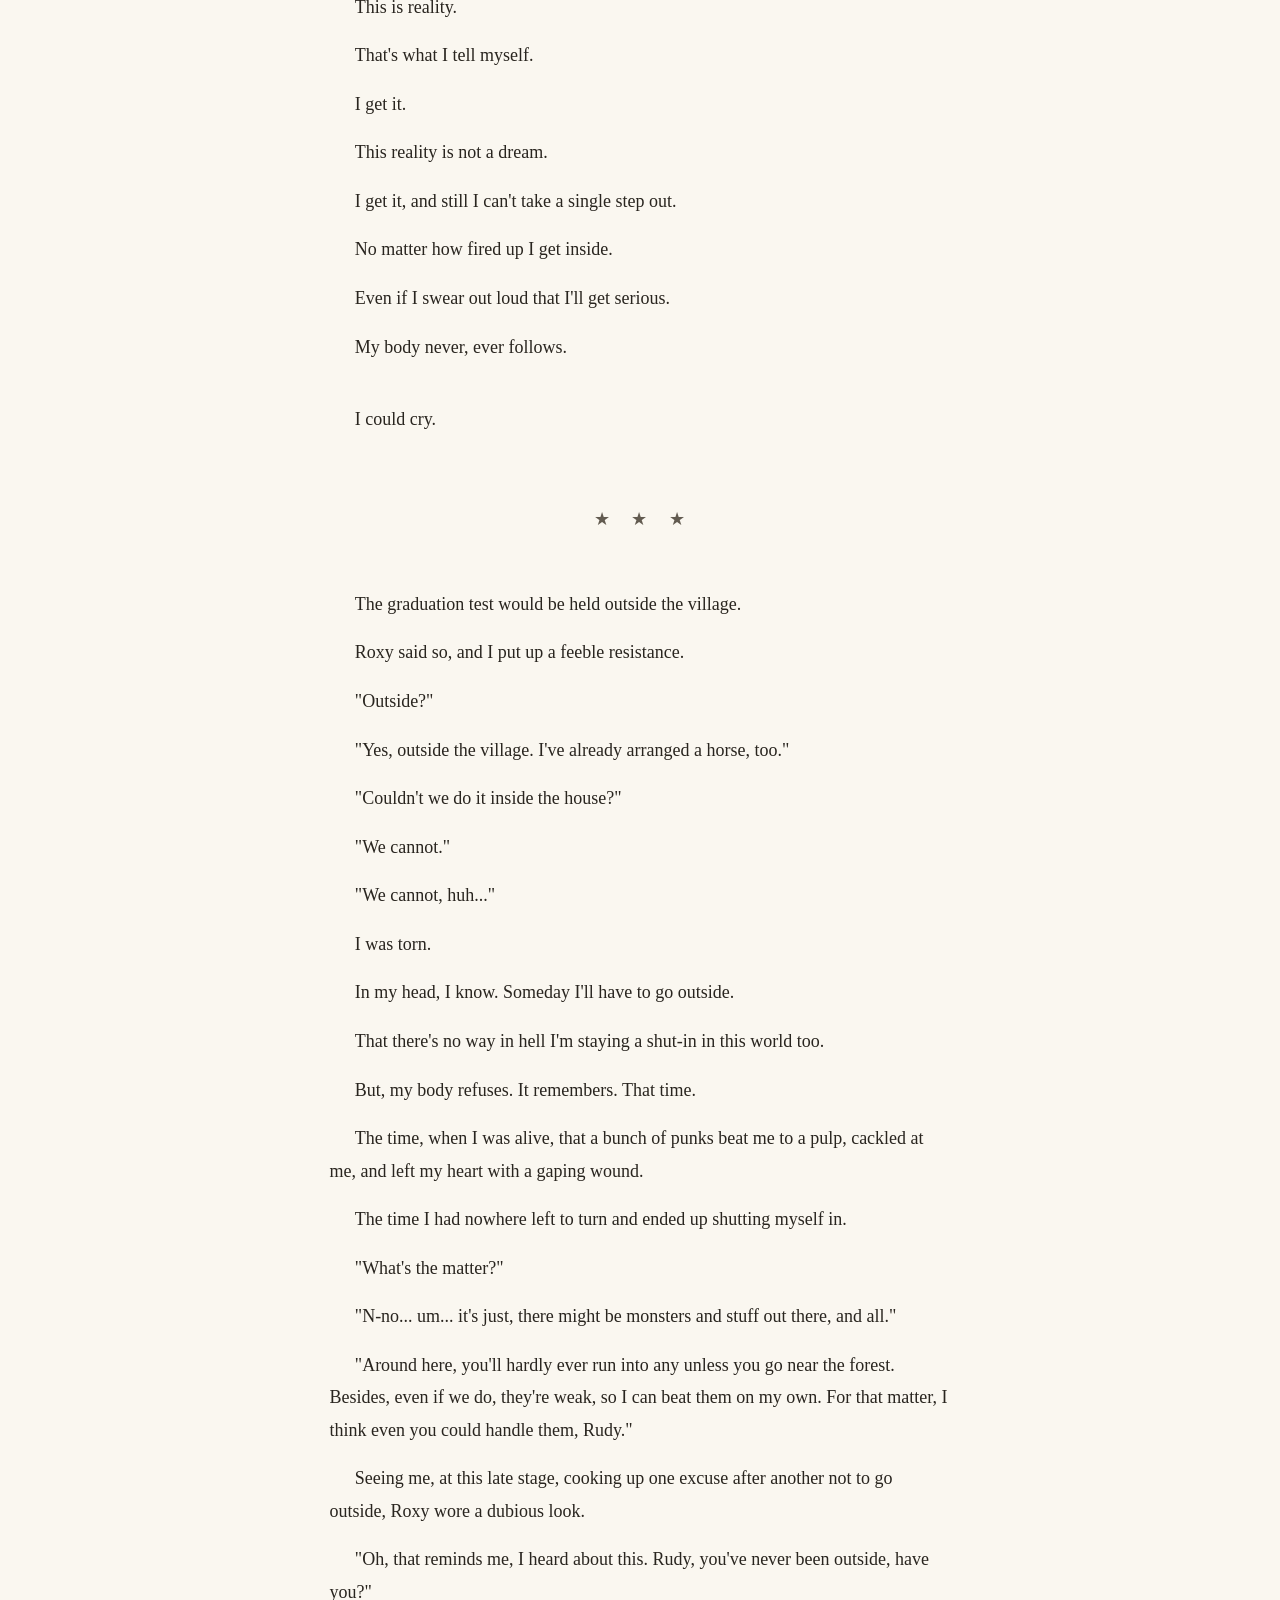
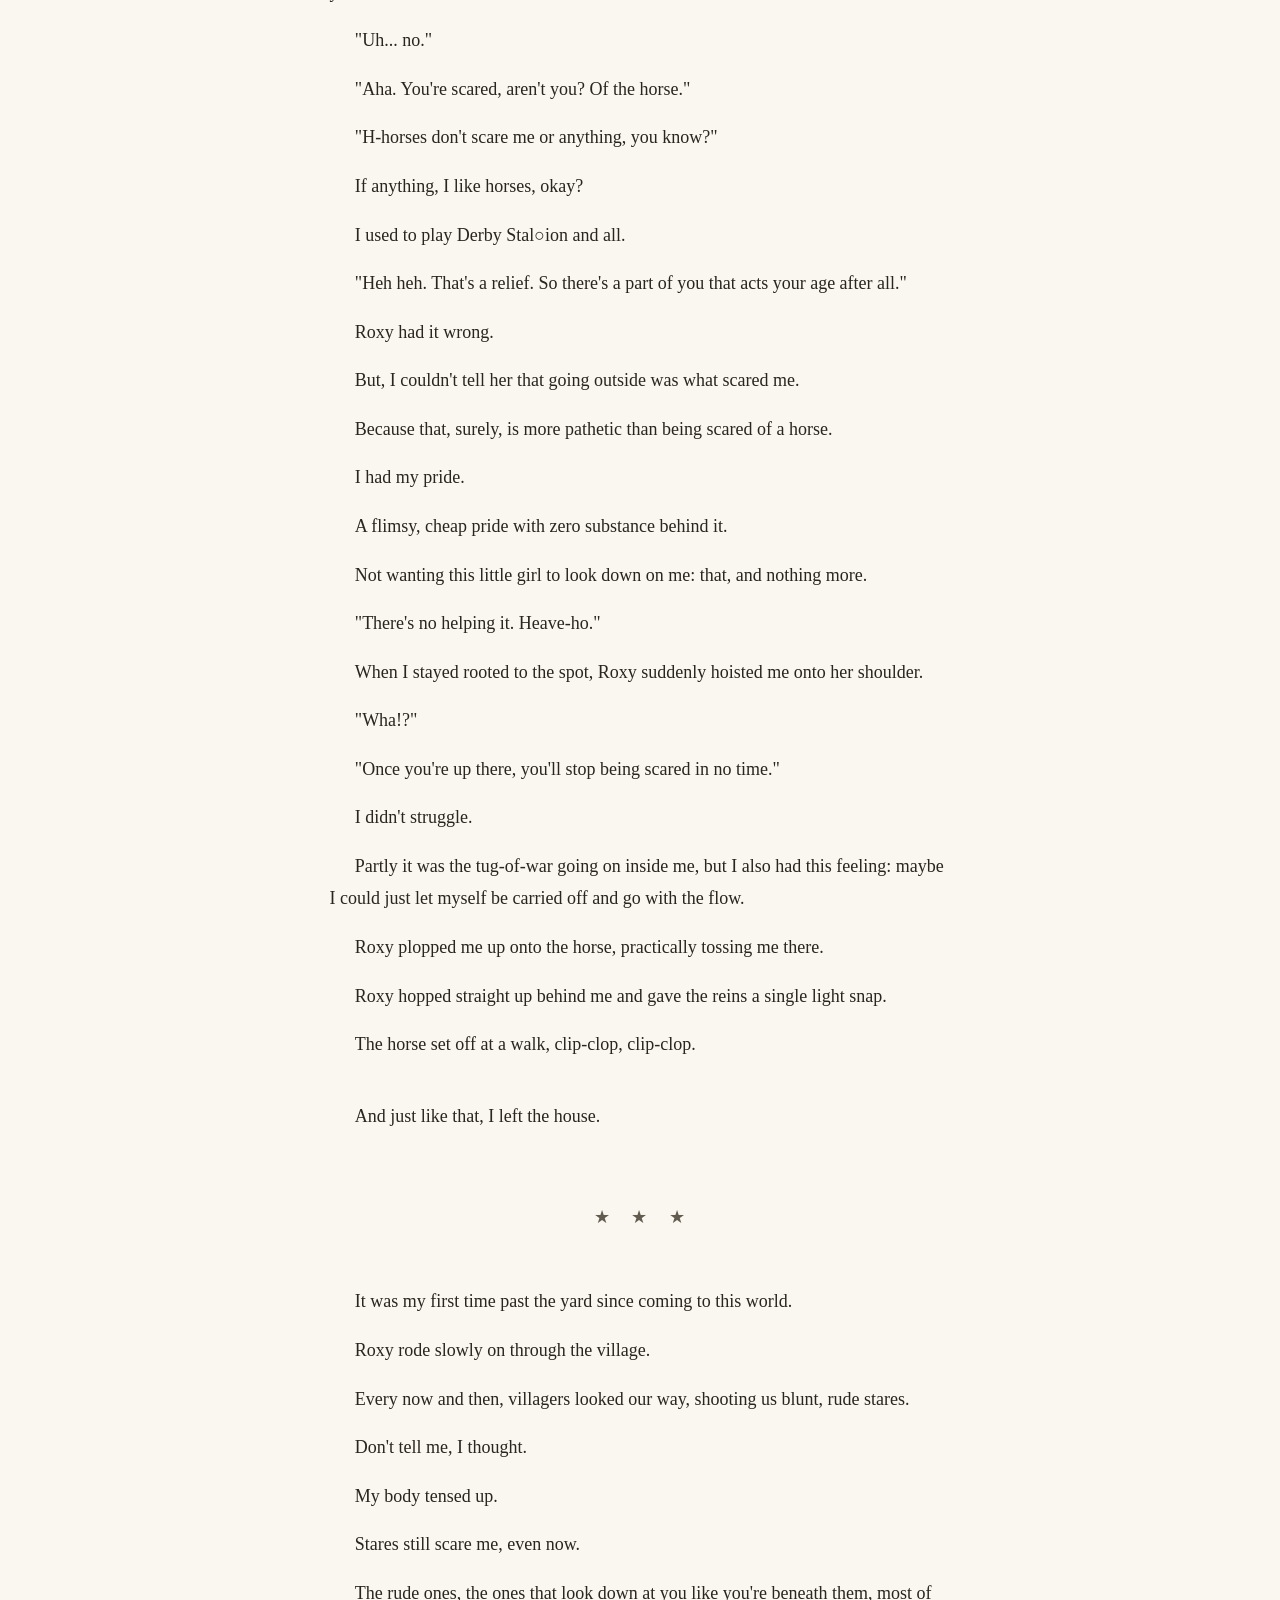
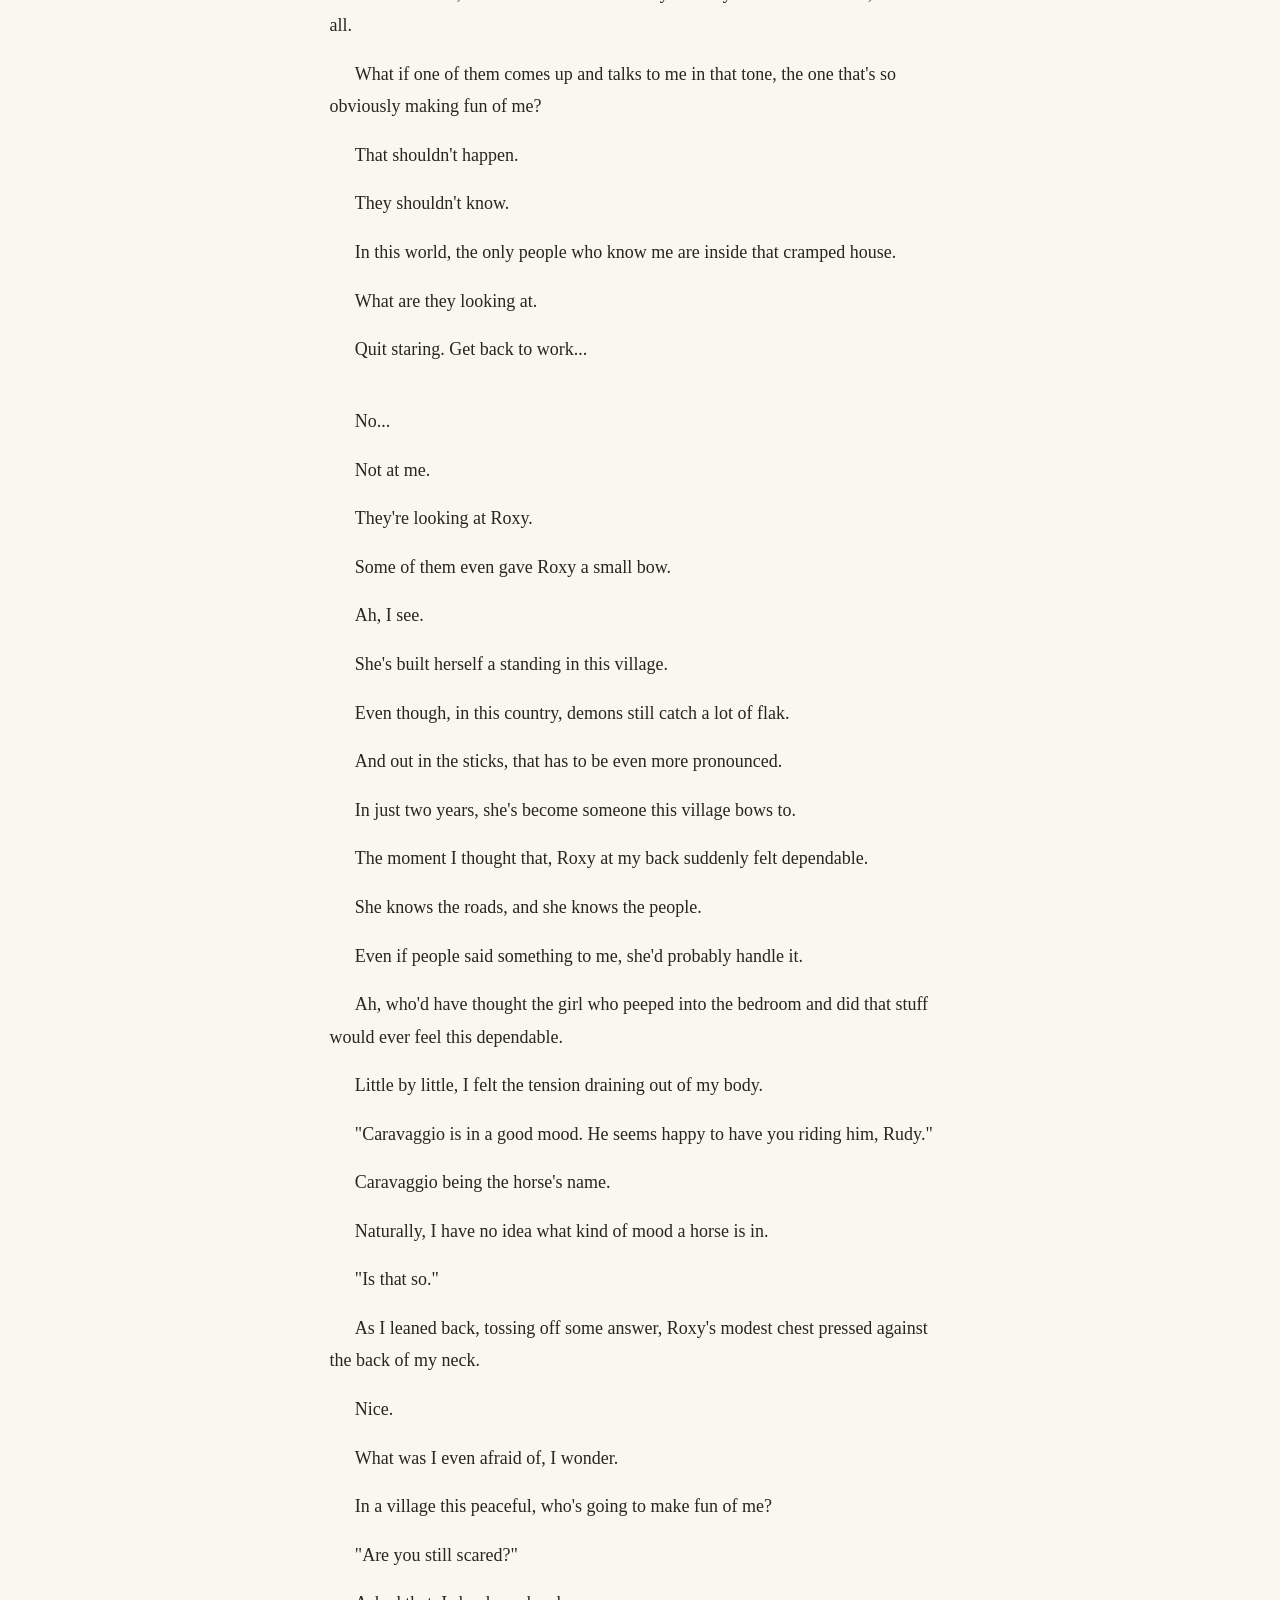
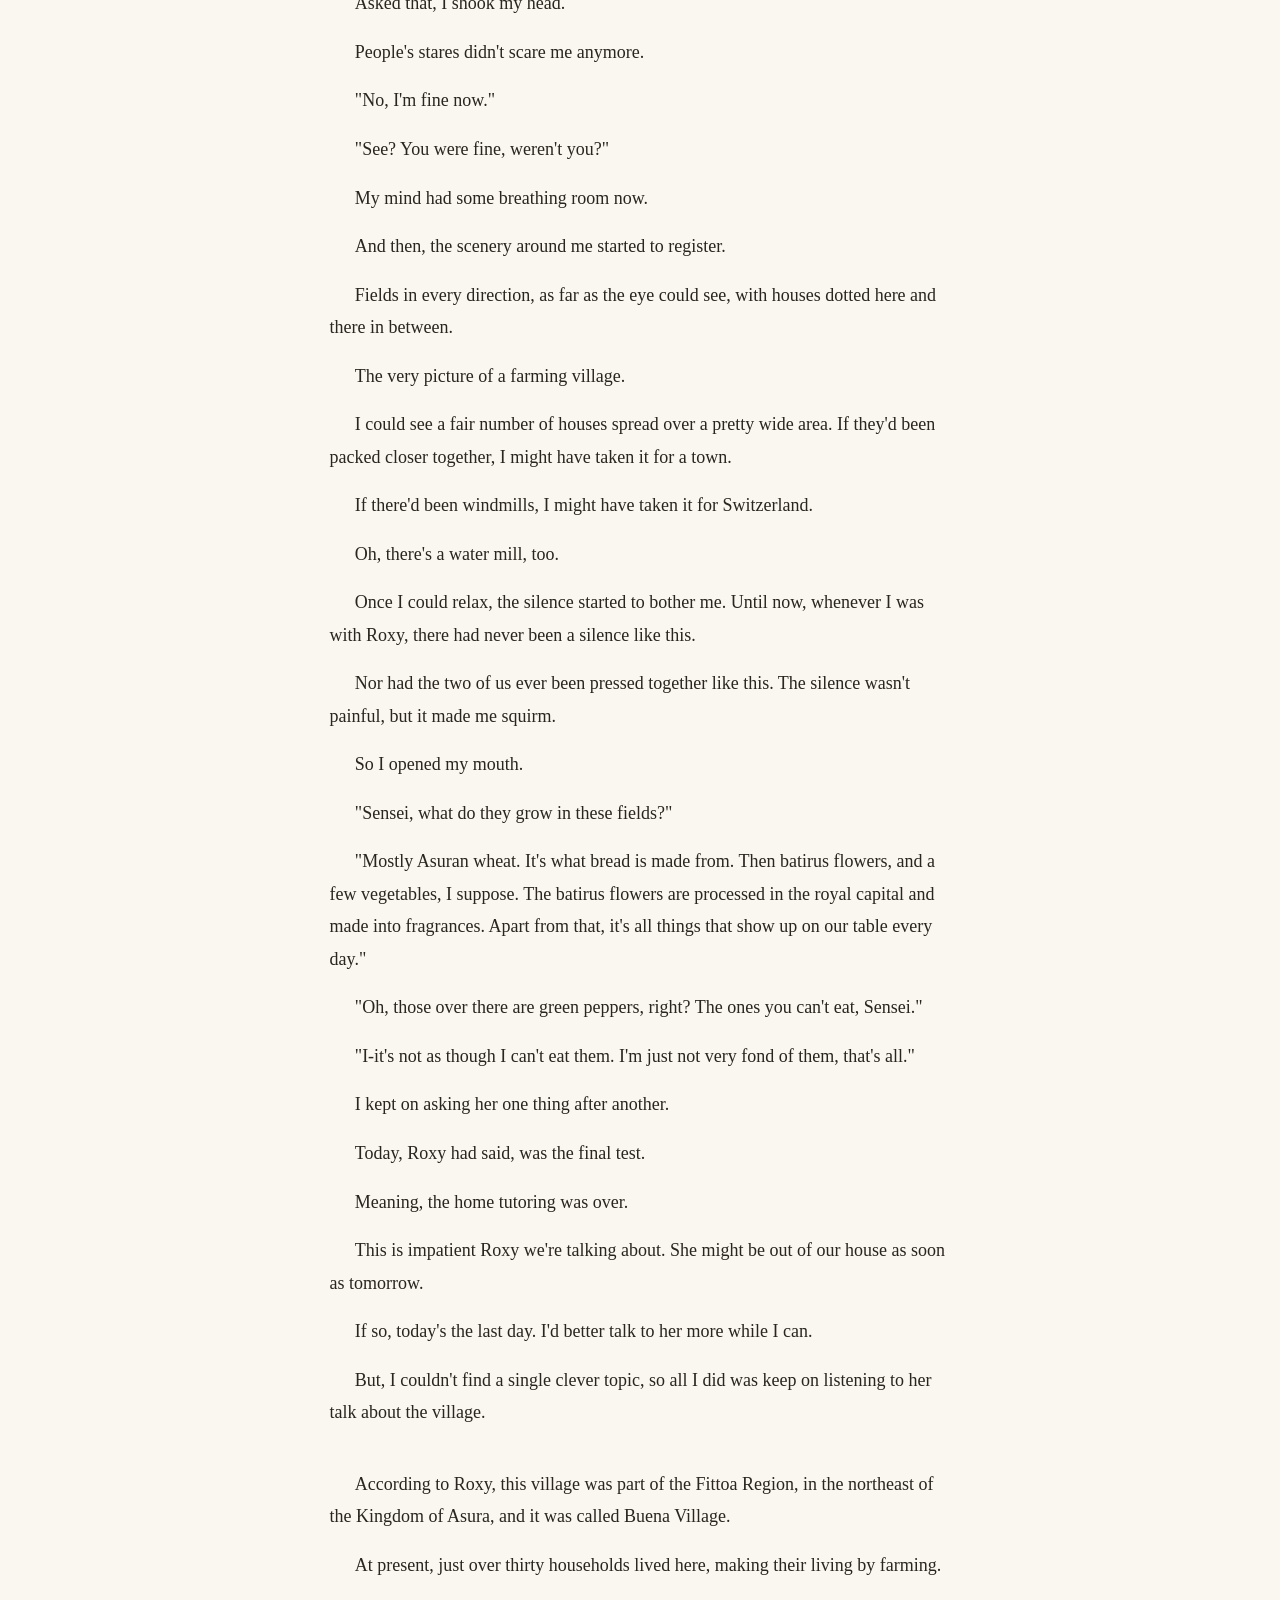
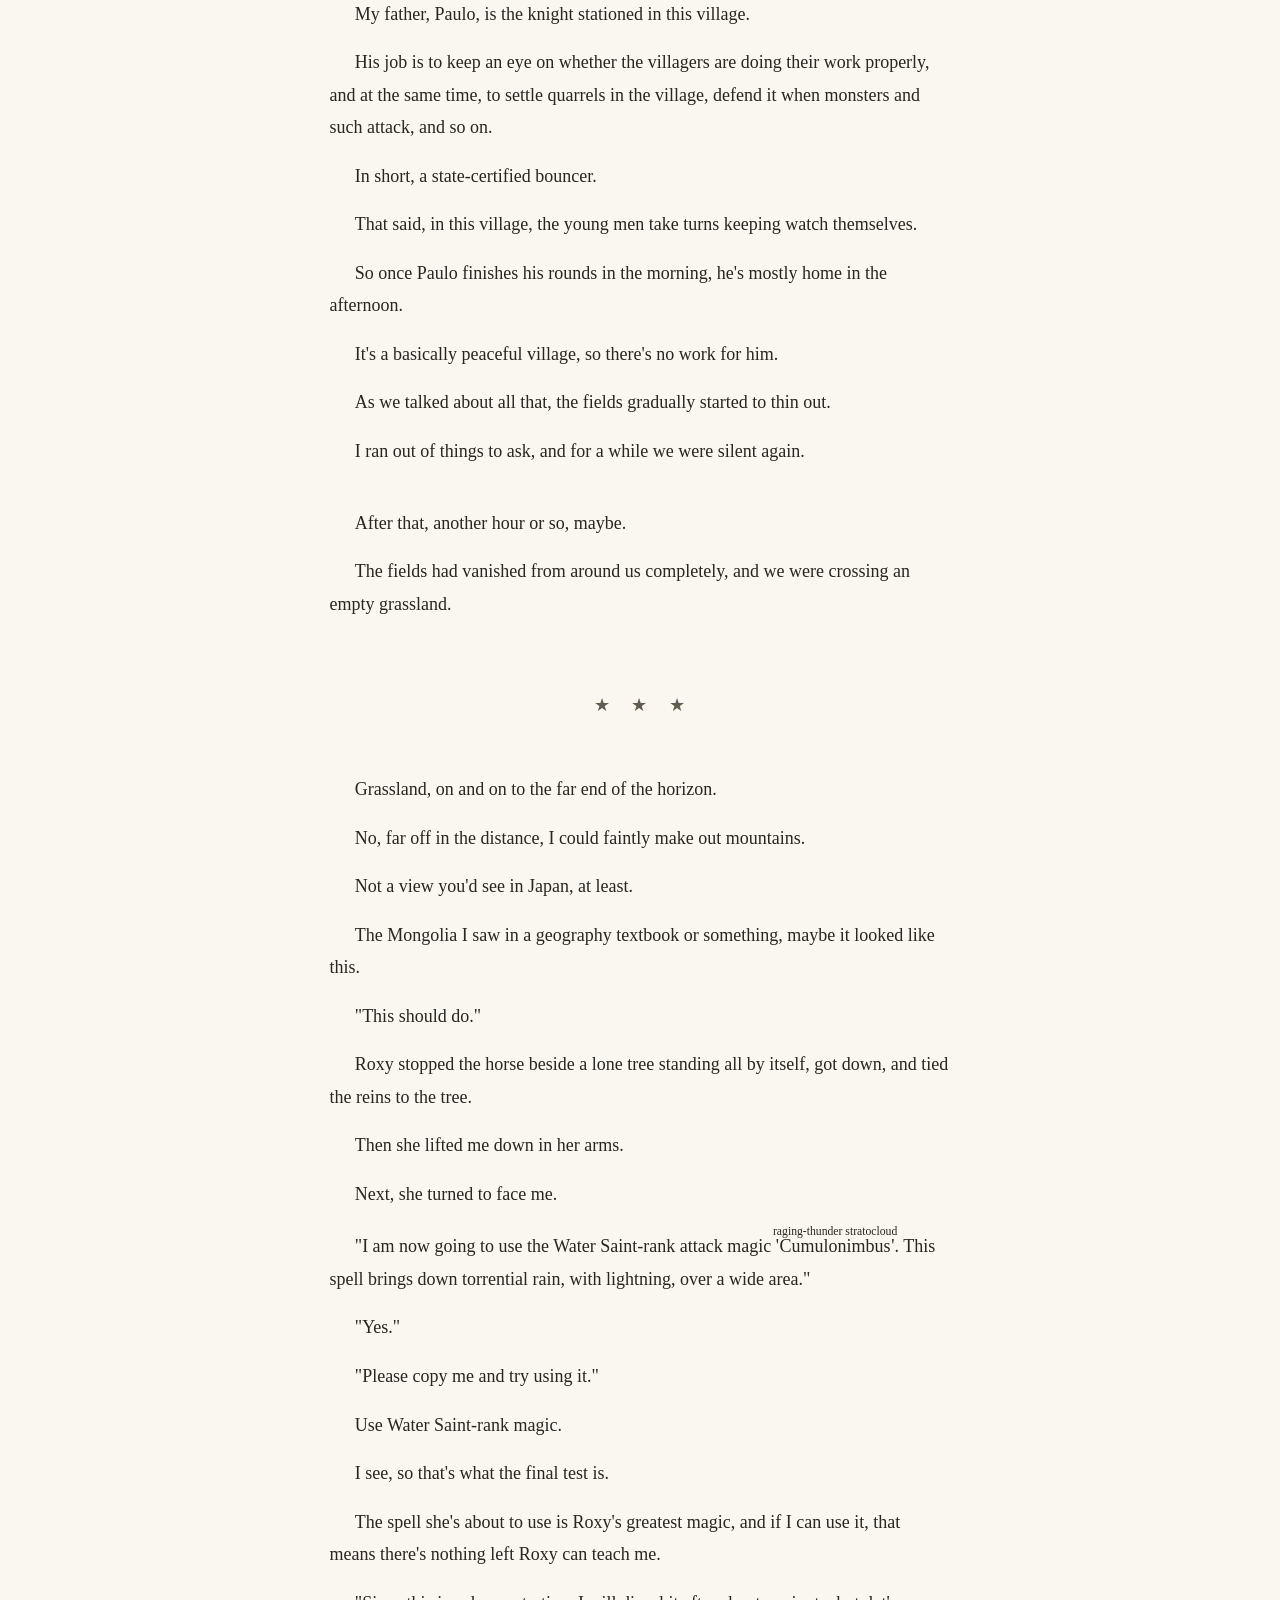
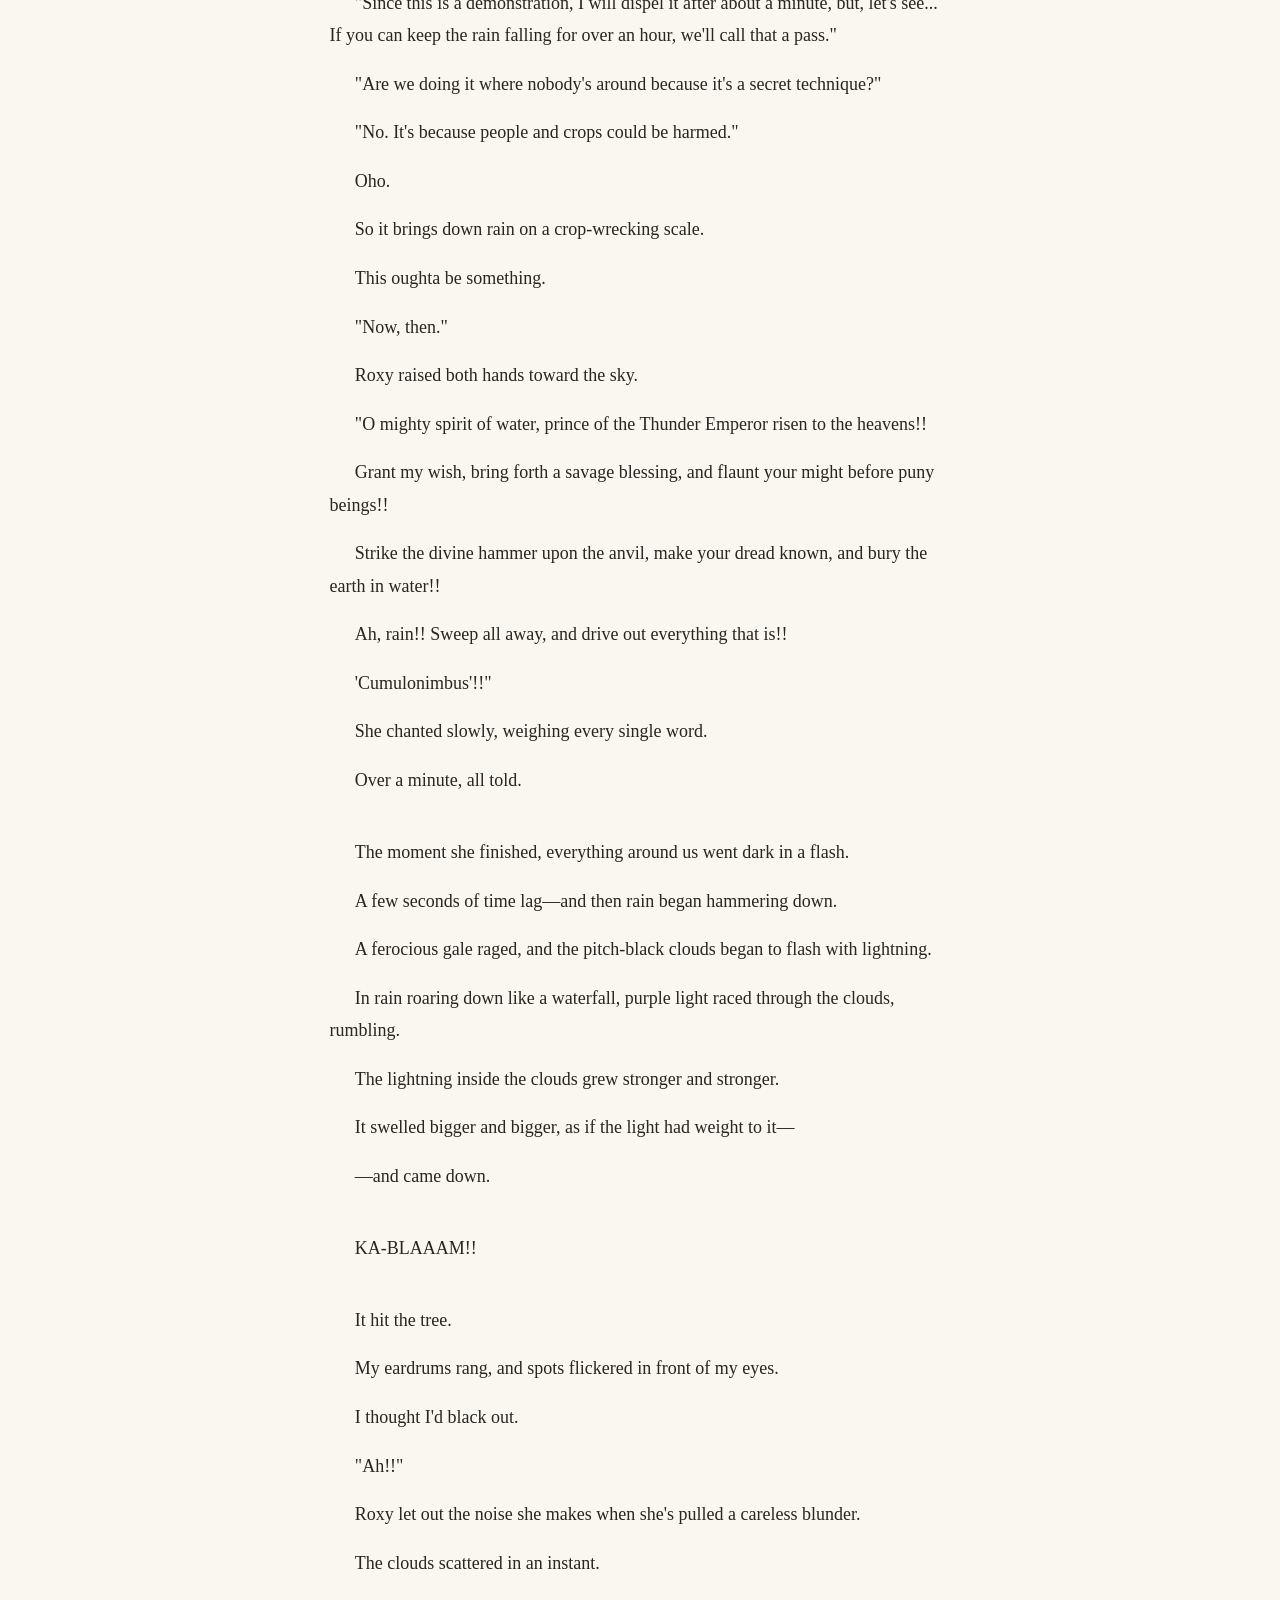
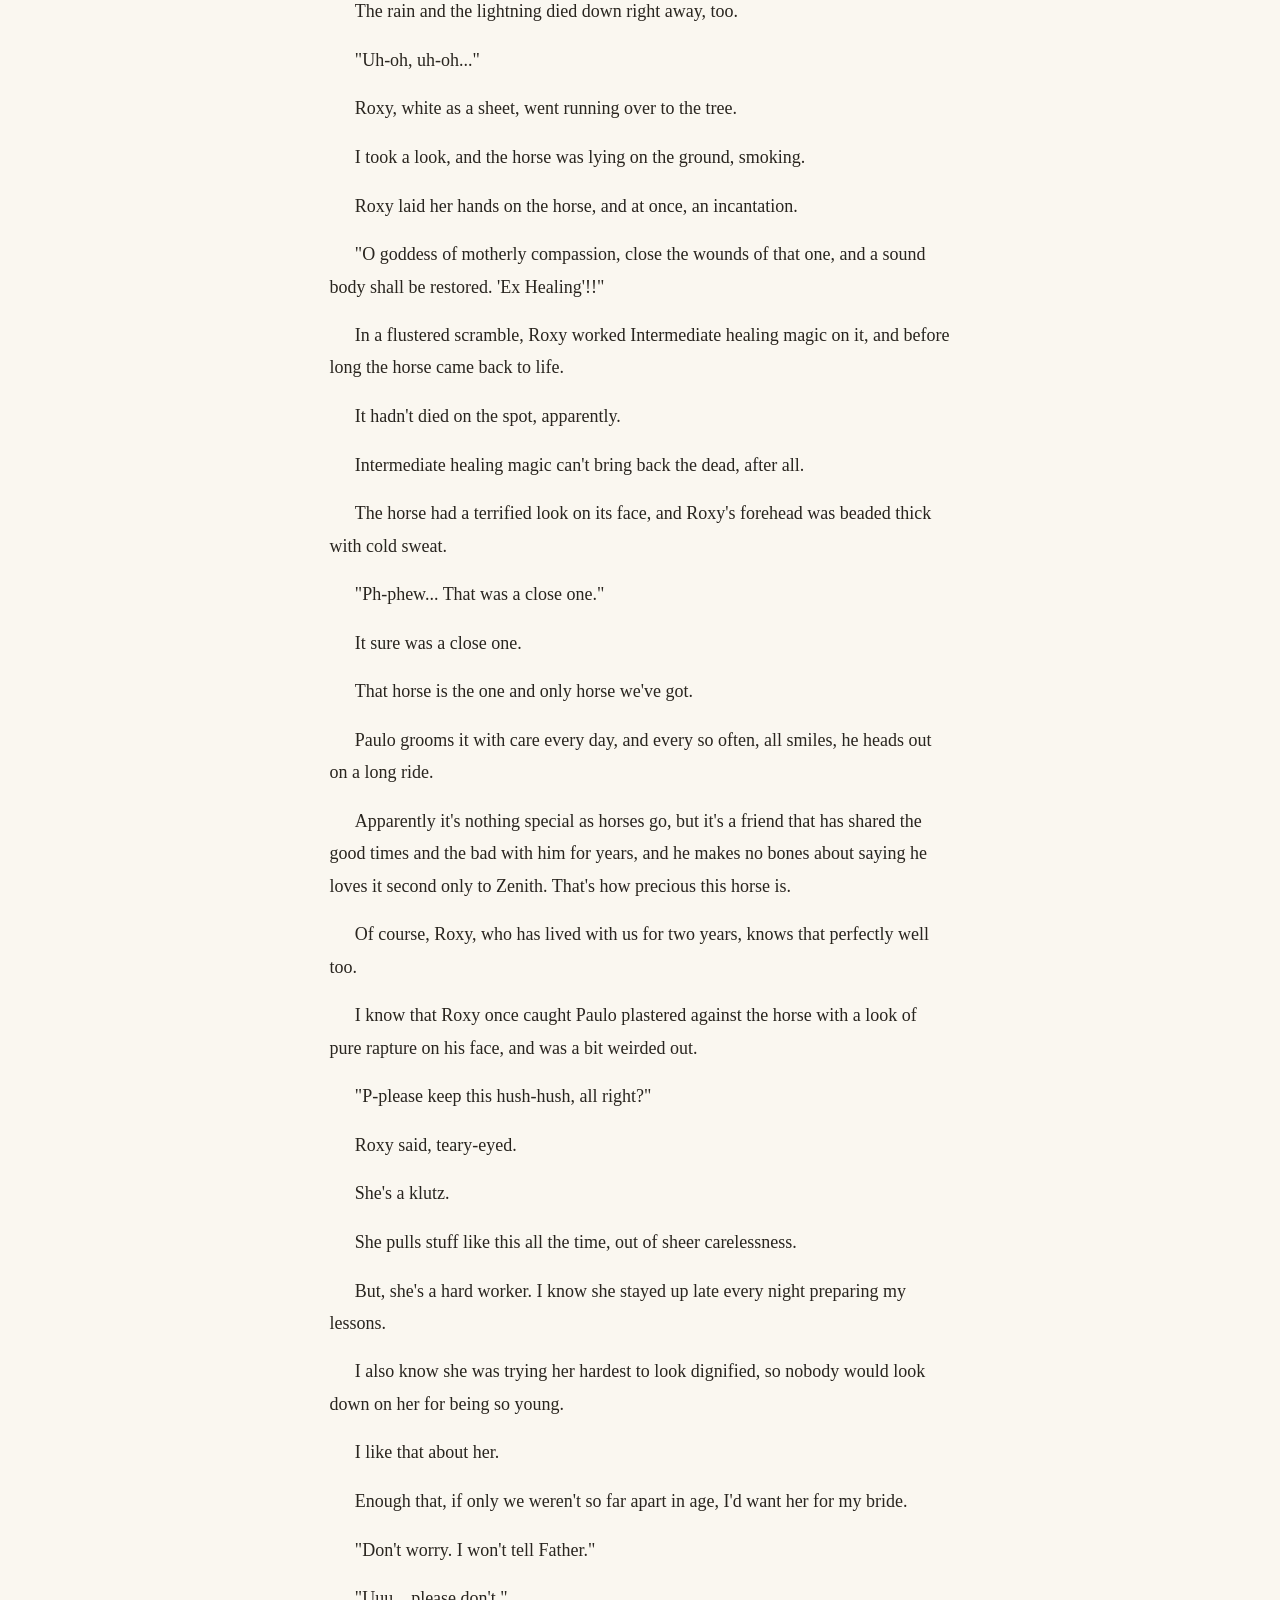
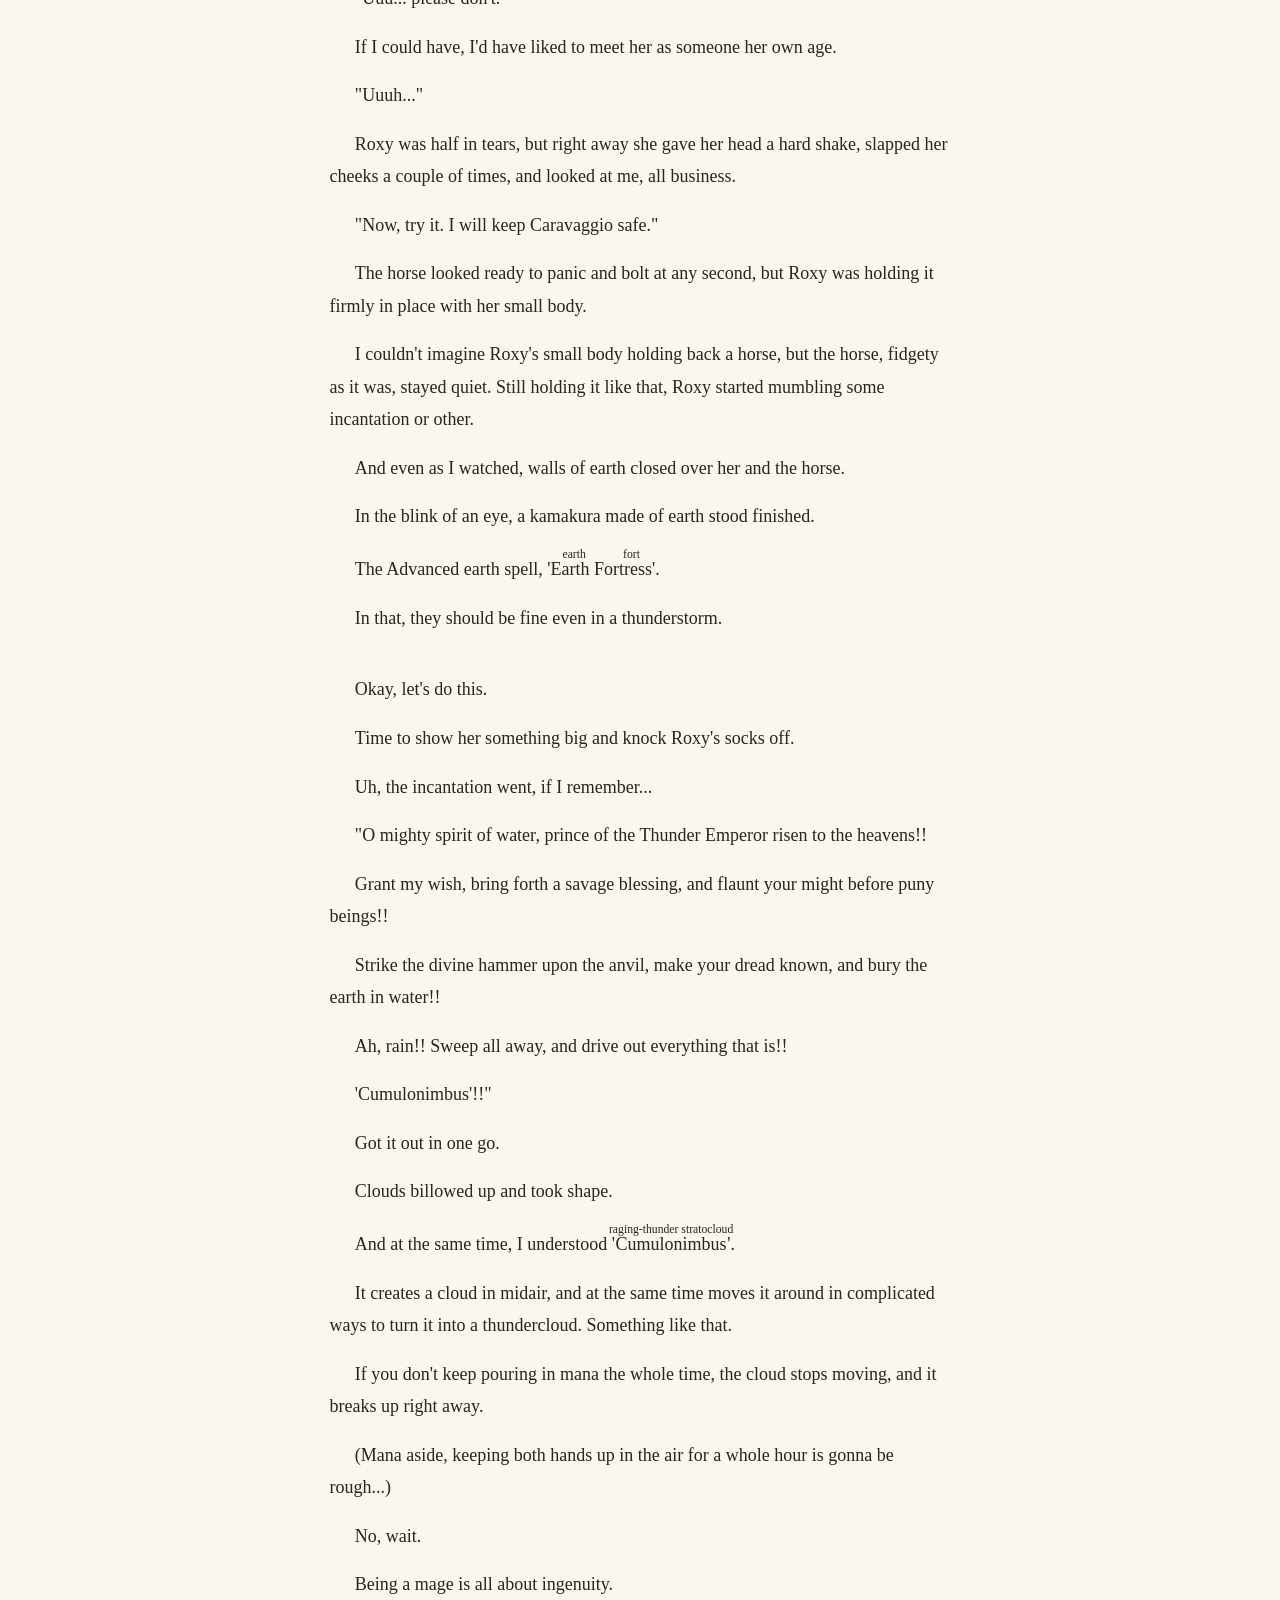
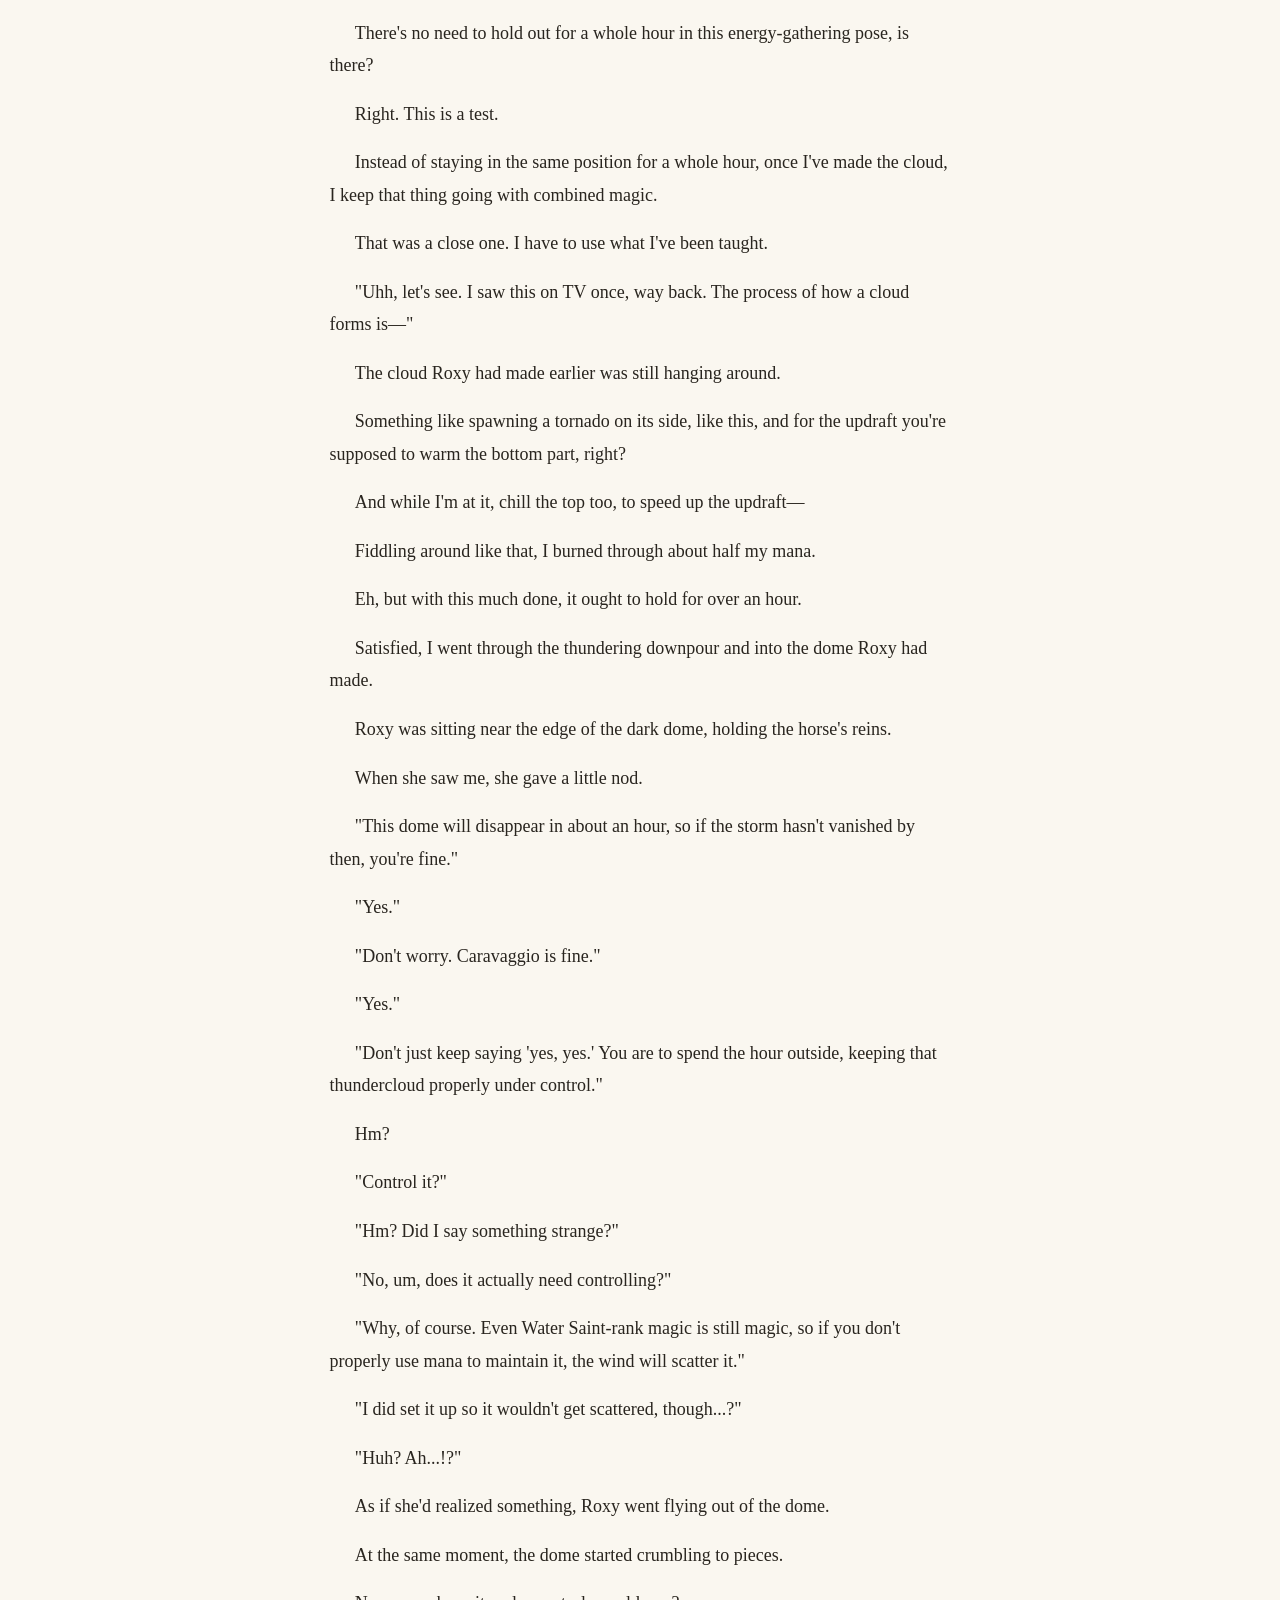
<file: vol01/ch06.html>
<!doctype html>
<html lang="en"><head><meta charset="utf-8"><meta name="viewport" content="width=device-width,initial-scale=1">
<title>Episode 6: The Reason for Respect — Mushoku Tensei · Volume 1</title>
<link rel="stylesheet" href="../assets/reader.css"></head>
<body data-chapter="ch06" data-title="Episode 6: The Reason for Respect"><a class="skip" href="#main">Skip to reading</a>
<header class="toolbar"><div class="toolbar-inner"><a class="toolbar-home" href="../index.html">Mushoku Tensei · Volume 1</a>
<label for="font-size">Text size <select id="font-size"><option value="100">Normal</option><option value="112">Larger</option><option value="125">Large</option><option value="140">Largest</option></select></label>
<label for="theme">Theme <select id="theme"><option value="auto">Automatic</option><option value="light">Light</option><option value="dark">Dark</option></select></label>
</div></header>
<main id="main"><p class="eyebrow">Volume 1 · Unofficial AI-assisted fan translation</p><h1>Episode 6: The Reason for Respect</h1>
<p class="prose-row prose" id="v01.c06.p0001" data-kind="p">Since coming to this world, I've never once set foot outside the house.</p>
<p class="prose-row prose" id="v01.c06.p0002" data-kind="p">On purpose, I've made sure not to go out.</p>
<p class="prose-row prose" id="v01.c06.p0003" data-kind="p">Because I'm scared.</p>
<p class="prose-row prose" id="v01.c06.p0004" data-kind="p">If I go out into the yard, and look beyond it, the memories come right back.</p>
<p class="prose-row prose" id="v01.c06.p0005" data-kind="p">Memories of that day. The pain in my side. The cold of the rain. Bitterness. Despair. The pain of getting slammed by the truck.</p>
<p class="prose-row prose" id="v01.c06.p0006" data-kind="p">It all comes back as if it were yesterday.</p>
<p class="prose-row prose" id="v01.c06.p0007" data-kind="p">My legs shake.</p>
<p class="prose-row prose" id="v01.c06.p0008" data-kind="p">Looking outside from a window, I could manage. On my own two feet, I could make it as far as the yard.</p>
<p class="prose-row prose" id="v01.c06.p0009" data-kind="p">But, I can't go any farther than that.</p>
<p class="prose-row prose" id="v01.c06.p0010" data-kind="p">I know.</p>
<p class="prose-row prose" id="v01.c06.p0011" data-kind="p">The idyllic countryside spreading out before my eyes turns into hell in an instant. Scenery that looks oh so peaceful will never, ever accept me.</p>
<p class="prose-row prose" id="v01.c06.p0012" data-kind="p">When I was alive. Stewing away inside the house, how many times did I fantasize, I wonder.</p>
<p class="prose-row prose" id="v01.c06.p0013" data-kind="p">If Japan suddenly got dragged into a war. If one day, out of the blue, a beautiful girl moved in to freeload at our place.</p>
<p class="prose-row prose" id="v01.c06.p0014" data-kind="p">Then, for sure, I'd get my act together.</p>
<p class="prose-row prose" id="v01.c06.p0015" data-kind="p">I'd fantasize like that and run away from reality.</p>
<p class="prose-row prose" id="v01.c06.p0016" data-kind="p">I dreamed it again and again.</p>
<p class="prose-row prose" id="v01.c06.p0017" data-kind="p">The me in those dreams was no superhuman, but I was ordinary. Like any ordinary person, I did what I could. I was managing to live on my own.</p>
<p class="prose-row prose" id="v01.c06.p0018" data-kind="p">But, the dream ended.</p>
<p class="prose-row prose" id="v01.c06.p0019" data-kind="p">If I set even one foot outside the house, this dream might end too.</p>
<p class="prose-row prose" id="v01.c06.p0020" data-kind="p">The dream might end, and drop me back into that moment of despair.</p>
<p class="prose-row prose" id="v01.c06.p0021" data-kind="p">That moment when I was about to be crushed under a wave of regret...</p>
<div class="blank" id="v01.c06.p0022" data-kind="blank" aria-hidden="true"></div>
<p class="prose-row prose" id="v01.c06.p0023" data-kind="p">No, this isn't a dream.</p>
<p class="prose-row prose" id="v01.c06.p0024" data-kind="p">Like hell a dream could be this real.</p>
<p class="prose-row prose" id="v01.c06.p0025" data-kind="p">If someone told me it was a VRMMORPG, I'd buy that sooner.</p>
<p class="prose-row prose" id="v01.c06.p0026" data-kind="p">This is reality.</p>
<p class="prose-row prose" id="v01.c06.p0027" data-kind="p">That's what I tell myself.</p>
<p class="prose-row prose" id="v01.c06.p0028" data-kind="p">I get it.</p>
<p class="prose-row prose" id="v01.c06.p0029" data-kind="p">This reality is not a dream.</p>
<p class="prose-row prose" id="v01.c06.p0030" data-kind="p">I get it, and still I can't take a single step out.</p>
<p class="prose-row prose" id="v01.c06.p0031" data-kind="p">No matter how fired up I get inside.</p>
<p class="prose-row prose" id="v01.c06.p0032" data-kind="p">Even if I swear out loud that I'll get serious.</p>
<p class="prose-row prose" id="v01.c06.p0033" data-kind="p">My body never, ever follows.</p>
<div class="blank" id="v01.c06.p0034" data-kind="blank" aria-hidden="true"></div>
<p class="prose-row prose" id="v01.c06.p0035" data-kind="p">I could cry.</p>
<div class="blank" id="v01.c06.p0036" data-kind="blank" aria-hidden="true"></div>
<div class="scene-break" id="v01.c06.p0037" data-kind="break" role="separator" aria-label="Scene break">★　★　★</div>
<div class="blank" id="v01.c06.p0038" data-kind="blank" aria-hidden="true"></div>
<p class="prose-row prose" id="v01.c06.p0039" data-kind="p">The graduation test would be held outside the village.</p>
<p class="prose-row prose" id="v01.c06.p0040" data-kind="p">Roxy said so, and I put up a feeble resistance.</p>
<p class="prose-row prose" id="v01.c06.p0041" data-kind="p">"Outside?"</p>
<p class="prose-row prose" id="v01.c06.p0042" data-kind="p">"Yes, outside the village. I've already arranged a horse, too."</p>
<p class="prose-row prose" id="v01.c06.p0043" data-kind="p">"Couldn't we do it inside the house?"</p>
<p class="prose-row prose" id="v01.c06.p0044" data-kind="p">"We cannot."</p>
<p class="prose-row prose" id="v01.c06.p0045" data-kind="p">"We cannot, huh..."</p>
<p class="prose-row prose" id="v01.c06.p0046" data-kind="p">I was torn.</p>
<p class="prose-row prose" id="v01.c06.p0047" data-kind="p">In my head, I know. Someday I'll have to go outside.</p>
<p class="prose-row prose" id="v01.c06.p0048" data-kind="p">That there's no way in hell I'm staying a shut-in in this world too.</p>
<p class="prose-row prose" id="v01.c06.p0049" data-kind="p">But, my body refuses. It remembers. That time.</p>
<p class="prose-row prose" id="v01.c06.p0050" data-kind="p">The time, when I was alive, that a bunch of punks beat me to a pulp, cackled at me, and left my heart with a gaping wound.</p>
<p class="prose-row prose" id="v01.c06.p0051" data-kind="p">The time I had nowhere left to turn and ended up shutting myself in.</p>
<p class="prose-row prose" id="v01.c06.p0052" data-kind="p">"What's the matter?"</p>
<p class="prose-row prose" id="v01.c06.p0053" data-kind="p">"N-no... um... it's just, there might be monsters and stuff out there, and all."</p>
<p class="prose-row prose" id="v01.c06.p0054" data-kind="p">"Around here, you'll hardly ever run into any unless you go near the forest. Besides, even if we do, they're weak, so I can beat them on my own. For that matter, I think even you could handle them, Rudy."</p>
<p class="prose-row prose" id="v01.c06.p0055" data-kind="p">Seeing me, at this late stage, cooking up one excuse after another not to go outside, Roxy wore a dubious look.</p>
<p class="prose-row prose" id="v01.c06.p0056" data-kind="p">"Oh, that reminds me, I heard about this. Rudy, you've never been outside, have you?"</p>
<p class="prose-row prose" id="v01.c06.p0057" data-kind="p">"Uh... no."</p>
<p class="prose-row prose" id="v01.c06.p0058" data-kind="p">"Aha. You're scared, aren't you? Of the horse."</p>
<p class="prose-row prose" id="v01.c06.p0059" data-kind="p">"H-horses don't scare me or anything, you know?"</p>
<p class="prose-row prose" id="v01.c06.p0060" data-kind="p">If anything, I like horses, okay?</p>
<p class="prose-row prose" id="v01.c06.p0061" data-kind="p">I used to play Derby Stal○ion and all.</p>
<p class="prose-row prose" id="v01.c06.p0062" data-kind="p">"Heh heh. That's a relief. So there's a part of you that acts your age after all."</p>
<p class="prose-row prose" id="v01.c06.p0063" data-kind="p">Roxy had it wrong.</p>
<p class="prose-row prose" id="v01.c06.p0064" data-kind="p">But, I couldn't tell her that going outside was what scared me.</p>
<p class="prose-row prose" id="v01.c06.p0065" data-kind="p">Because that, surely, is more pathetic than being scared of a horse.</p>
<p class="prose-row prose" id="v01.c06.p0066" data-kind="p">I had my pride.</p>
<p class="prose-row prose" id="v01.c06.p0067" data-kind="p">A flimsy, cheap pride with zero substance behind it.</p>
<p class="prose-row prose" id="v01.c06.p0068" data-kind="p">Not wanting this little girl to look down on me: that, and nothing more.</p>
<p class="prose-row prose" id="v01.c06.p0069" data-kind="p">"There's no helping it. Heave-ho."</p>
<p class="prose-row prose" id="v01.c06.p0070" data-kind="p">When I stayed rooted to the spot, Roxy suddenly hoisted me onto her shoulder.</p>
<p class="prose-row prose" id="v01.c06.p0071" data-kind="p">"Wha!?"</p>
<p class="prose-row prose" id="v01.c06.p0072" data-kind="p">"Once you're up there, you'll stop being scared in no time."</p>
<p class="prose-row prose" id="v01.c06.p0073" data-kind="p">I didn't struggle.</p>
<p class="prose-row prose" id="v01.c06.p0074" data-kind="p">Partly it was the tug-of-war going on inside me, but I also had this feeling: maybe I could just let myself be carried off and go with the flow.</p>
<p class="prose-row prose" id="v01.c06.p0075" data-kind="p">Roxy plopped me up onto the horse, practically tossing me there.</p>
<p class="prose-row prose" id="v01.c06.p0076" data-kind="p">Roxy hopped straight up behind me and gave the reins a single light snap.</p>
<p class="prose-row prose" id="v01.c06.p0077" data-kind="p">The horse set off at a walk, clip-clop, clip-clop.</p>
<div class="blank" id="v01.c06.p0078" data-kind="blank" aria-hidden="true"></div>
<p class="prose-row prose" id="v01.c06.p0079" data-kind="p">And just like that, I left the house.</p>
<div class="blank" id="v01.c06.p0080" data-kind="blank" aria-hidden="true"></div>
<div class="scene-break" id="v01.c06.p0081" data-kind="break" role="separator" aria-label="Scene break">★　★　★</div>
<div class="blank" id="v01.c06.p0082" data-kind="blank" aria-hidden="true"></div>
<p class="prose-row prose" id="v01.c06.p0083" data-kind="p">It was my first time past the yard since coming to this world.</p>
<p class="prose-row prose" id="v01.c06.p0084" data-kind="p">Roxy rode slowly on through the village.</p>
<p class="prose-row prose" id="v01.c06.p0085" data-kind="p">Every now and then, villagers looked our way, shooting us blunt, rude stares.</p>
<p class="prose-row prose" id="v01.c06.p0086" data-kind="p">Don't tell me, I thought.</p>
<p class="prose-row prose" id="v01.c06.p0087" data-kind="p">My body tensed up.</p>
<p class="prose-row prose" id="v01.c06.p0088" data-kind="p">Stares still scare me, even now.</p>
<p class="prose-row prose" id="v01.c06.p0089" data-kind="p">The rude ones, the ones that look down at you like you're beneath them, most of all.</p>
<p class="prose-row prose" id="v01.c06.p0090" data-kind="p">What if one of them comes up and talks to me in that tone, the one that's so obviously making fun of me?</p>
<p class="prose-row prose" id="v01.c06.p0091" data-kind="p">That shouldn't happen.</p>
<p class="prose-row prose" id="v01.c06.p0092" data-kind="p">They shouldn't know.</p>
<p class="prose-row prose" id="v01.c06.p0093" data-kind="p">In this world, the only people who know me are inside that cramped house.</p>
<p class="prose-row prose" id="v01.c06.p0094" data-kind="p">What are they looking at.</p>
<p class="prose-row prose" id="v01.c06.p0095" data-kind="p">Quit staring. Get back to work...</p>
<div class="blank" id="v01.c06.p0096" data-kind="blank" aria-hidden="true"></div>
<p class="prose-row prose" id="v01.c06.p0097" data-kind="p">No...</p>
<p class="prose-row prose" id="v01.c06.p0098" data-kind="p">Not at me.</p>
<p class="prose-row prose" id="v01.c06.p0099" data-kind="p">They're looking at Roxy.</p>
<p class="prose-row prose" id="v01.c06.p0100" data-kind="p">Some of them even gave Roxy a small bow.</p>
<p class="prose-row prose" id="v01.c06.p0101" data-kind="p">Ah, I see.</p>
<p class="prose-row prose" id="v01.c06.p0102" data-kind="p">She's built herself a standing in this village.</p>
<p class="prose-row prose" id="v01.c06.p0103" data-kind="p">Even though, in this country, demons still catch a lot of flak.</p>
<p class="prose-row prose" id="v01.c06.p0104" data-kind="p">And out in the sticks, that has to be even more pronounced.</p>
<p class="prose-row prose" id="v01.c06.p0105" data-kind="p">In just two years, she's become someone this village bows to.</p>
<p class="prose-row prose" id="v01.c06.p0106" data-kind="p">The moment I thought that, Roxy at my back suddenly felt dependable.</p>
<p class="prose-row prose" id="v01.c06.p0107" data-kind="p">She knows the roads, and she knows the people.</p>
<p class="prose-row prose" id="v01.c06.p0108" data-kind="p">Even if people said something to me, she'd probably handle it.</p>
<p class="prose-row prose" id="v01.c06.p0109" data-kind="p">Ah, who'd have thought the girl who peeped into the bedroom and did that stuff would ever feel this dependable.</p>
<p class="prose-row prose" id="v01.c06.p0110" data-kind="p">Little by little, I felt the tension draining out of my body.</p>
<p class="prose-row prose" id="v01.c06.p0111" data-kind="p">"Caravaggio is in a good mood. He seems happy to have you riding him, Rudy."</p>
<p class="prose-row prose" id="v01.c06.p0112" data-kind="p">Caravaggio being the horse's name.</p>
<p class="prose-row prose" id="v01.c06.p0113" data-kind="p">Naturally, I have no idea what kind of mood a horse is in.</p>
<p class="prose-row prose" id="v01.c06.p0114" data-kind="p">"Is that so."</p>
<p class="prose-row prose" id="v01.c06.p0115" data-kind="p">As I leaned back, tossing off some answer, Roxy's modest chest pressed against the back of my neck.</p>
<p class="prose-row prose" id="v01.c06.p0116" data-kind="p">Nice.</p>
<p class="prose-row prose" id="v01.c06.p0117" data-kind="p">What was I even afraid of, I wonder.</p>
<p class="prose-row prose" id="v01.c06.p0118" data-kind="p">In a village this peaceful, who's going to make fun of me?</p>
<p class="prose-row prose" id="v01.c06.p0119" data-kind="p">"Are you still scared?"</p>
<p class="prose-row prose" id="v01.c06.p0120" data-kind="p">Asked that, I shook my head.</p>
<p class="prose-row prose" id="v01.c06.p0121" data-kind="p">People's stares didn't scare me anymore.</p>
<p class="prose-row prose" id="v01.c06.p0122" data-kind="p">"No, I'm fine now."</p>
<p class="prose-row prose" id="v01.c06.p0123" data-kind="p">"See? You were fine, weren't you?"</p>
<p class="prose-row prose" id="v01.c06.p0124" data-kind="p">My mind had some breathing room now.</p>
<p class="prose-row prose" id="v01.c06.p0125" data-kind="p">And then, the scenery around me started to register.</p>
<p class="prose-row prose" id="v01.c06.p0126" data-kind="p">Fields in every direction, as far as the eye could see, with houses dotted here and there in between.</p>
<p class="prose-row prose" id="v01.c06.p0127" data-kind="p">The very picture of a farming village.</p>
<p class="prose-row prose" id="v01.c06.p0128" data-kind="p">I could see a fair number of houses spread over a pretty wide area. If they'd been packed closer together, I might have taken it for a town.</p>
<p class="prose-row prose" id="v01.c06.p0129" data-kind="p">If there'd been windmills, I might have taken it for Switzerland.</p>
<p class="prose-row prose" id="v01.c06.p0130" data-kind="p">Oh, there's a water mill, too.</p>
<p class="prose-row prose" id="v01.c06.p0131" data-kind="p">Once I could relax, the silence started to bother me. Until now, whenever I was with Roxy, there had never been a silence like this.</p>
<p class="prose-row prose" id="v01.c06.p0132" data-kind="p">Nor had the two of us ever been pressed together like this. The silence wasn't painful, but it made me squirm.</p>
<p class="prose-row prose" id="v01.c06.p0133" data-kind="p">So I opened my mouth.</p>
<p class="prose-row prose" id="v01.c06.p0134" data-kind="p">"Sensei, what do they grow in these fields?"</p>
<p class="prose-row prose" id="v01.c06.p0135" data-kind="p">"Mostly Asuran wheat. It's what bread is made from. Then batirus flowers, and a few vegetables, I suppose. The batirus flowers are processed in the royal capital and made into fragrances. Apart from that, it's all things that show up on our table every day."</p>
<p class="prose-row prose" id="v01.c06.p0136" data-kind="p">"Oh, those over there are green peppers, right? The ones you can't eat, Sensei."</p>
<p class="prose-row prose" id="v01.c06.p0137" data-kind="p">"I-it's not as though I can't eat them. I'm just not very fond of them, that's all."</p>
<p class="prose-row prose" id="v01.c06.p0138" data-kind="p">I kept on asking her one thing after another.</p>
<p class="prose-row prose" id="v01.c06.p0139" data-kind="p">Today, Roxy had said, was the final test.</p>
<p class="prose-row prose" id="v01.c06.p0140" data-kind="p">Meaning, the home tutoring was over.</p>
<p class="prose-row prose" id="v01.c06.p0141" data-kind="p">This is impatient Roxy we're talking about. She might be out of our house as soon as tomorrow.</p>
<p class="prose-row prose" id="v01.c06.p0142" data-kind="p">If so, today's the last day. I'd better talk to her more while I can.</p>
<p class="prose-row prose" id="v01.c06.p0143" data-kind="p">But, I couldn't find a single clever topic, so all I did was keep on listening to her talk about the village.</p>
<div class="blank" id="v01.c06.p0144" data-kind="blank" aria-hidden="true"></div>
<p class="prose-row prose" id="v01.c06.p0145" data-kind="p">According to Roxy, this village was part of the Fittoa Region, in the northeast of the Kingdom of Asura, and it was called Buena Village.</p>
<p class="prose-row prose" id="v01.c06.p0146" data-kind="p">At present, just over thirty households lived here, making their living by farming.</p>
<p class="prose-row prose" id="v01.c06.p0147" data-kind="p">My father, Paulo, is the knight stationed in this village.</p>
<p class="prose-row prose" id="v01.c06.p0148" data-kind="p">His job is to keep an eye on whether the villagers are doing their work properly, and at the same time, to settle quarrels in the village, defend it when monsters and such attack, and so on.</p>
<p class="prose-row prose" id="v01.c06.p0149" data-kind="p">In short, a state-certified bouncer.</p>
<p class="prose-row prose" id="v01.c06.p0150" data-kind="p">That said, in this village, the young men take turns keeping watch themselves.</p>
<p class="prose-row prose" id="v01.c06.p0151" data-kind="p">So once Paulo finishes his rounds in the morning, he's mostly home in the afternoon.</p>
<p class="prose-row prose" id="v01.c06.p0152" data-kind="p">It's a basically peaceful village, so there's no work for him.</p>
<p class="prose-row prose" id="v01.c06.p0153" data-kind="p">As we talked about all that, the fields gradually started to thin out.</p>
<p class="prose-row prose" id="v01.c06.p0154" data-kind="p">I ran out of things to ask, and for a while we were silent again.</p>
<div class="blank" id="v01.c06.p0155" data-kind="blank" aria-hidden="true"></div>
<p class="prose-row prose" id="v01.c06.p0156" data-kind="p">After that, another hour or so, maybe.</p>
<p class="prose-row prose" id="v01.c06.p0157" data-kind="p">The fields had vanished from around us completely, and we were crossing an empty grassland.</p>
<div class="blank" id="v01.c06.p0158" data-kind="blank" aria-hidden="true"></div>
<div class="scene-break" id="v01.c06.p0159" data-kind="break" role="separator" aria-label="Scene break">★　★　★</div>
<div class="blank" id="v01.c06.p0160" data-kind="blank" aria-hidden="true"></div>
<p class="prose-row prose" id="v01.c06.p0161" data-kind="p">Grassland, on and on to the far end of the horizon.</p>
<p class="prose-row prose" id="v01.c06.p0162" data-kind="p">No, far off in the distance, I could faintly make out mountains.</p>
<p class="prose-row prose" id="v01.c06.p0163" data-kind="p">Not a view you'd see in Japan, at least.</p>
<p class="prose-row prose" id="v01.c06.p0164" data-kind="p">The Mongolia I saw in a geography textbook or something, maybe it looked like this.</p>
<p class="prose-row prose" id="v01.c06.p0165" data-kind="p">"This should do."</p>
<p class="prose-row prose" id="v01.c06.p0166" data-kind="p">Roxy stopped the horse beside a lone tree standing all by itself, got down, and tied the reins to the tree.</p>
<p class="prose-row prose" id="v01.c06.p0167" data-kind="p">Then she lifted me down in her arms.</p>
<p class="prose-row prose" id="v01.c06.p0168" data-kind="p">Next, she turned to face me.</p>
<p class="prose-row prose" id="v01.c06.p0169" data-kind="p">"I am now going to use the Water Saint-rank attack magic '<ruby>Cumulonimbus<rt>raging-thunder stratocloud</rt></ruby>'. This spell brings down torrential rain, with lightning, over a wide area."</p>
<p class="prose-row prose" id="v01.c06.p0170" data-kind="p">"Yes."</p>
<p class="prose-row prose" id="v01.c06.p0171" data-kind="p">"Please copy me and try using it."</p>
<p class="prose-row prose" id="v01.c06.p0172" data-kind="p">Use Water Saint-rank magic.</p>
<p class="prose-row prose" id="v01.c06.p0173" data-kind="p">I see, so that's what the final test is.</p>
<p class="prose-row prose" id="v01.c06.p0174" data-kind="p">The spell she's about to use is Roxy's greatest magic, and if I can use it, that means there's nothing left Roxy can teach me.</p>
<p class="prose-row prose" id="v01.c06.p0175" data-kind="p">"Since this is a demonstration, I will dispel it after about a minute, but, let's see... If you can keep the rain falling for over an hour, we'll call that a pass."</p>
<p class="prose-row prose" id="v01.c06.p0176" data-kind="p">"Are we doing it where nobody's around because it's a secret technique?"</p>
<p class="prose-row prose" id="v01.c06.p0177" data-kind="p">"No. It's because people and crops could be harmed."</p>
<p class="prose-row prose" id="v01.c06.p0178" data-kind="p">Oho.</p>
<p class="prose-row prose" id="v01.c06.p0179" data-kind="p">So it brings down rain on a crop-wrecking scale.</p>
<p class="prose-row prose" id="v01.c06.p0180" data-kind="p">This oughta be something.</p>
<p class="prose-row prose" id="v01.c06.p0181" data-kind="p">"Now, then."</p>
<p class="prose-row prose" id="v01.c06.p0182" data-kind="p">Roxy raised both hands toward the sky.</p>
<p class="prose-row prose" id="v01.c06.p0183" data-kind="p">"O mighty spirit of water, prince of the Thunder Emperor risen to the heavens!!</p>
<p class="prose-row prose" id="v01.c06.p0184" data-kind="p">Grant my wish, bring forth a savage blessing, and flaunt your might before puny beings!!</p>
<p class="prose-row prose" id="v01.c06.p0185" data-kind="p">Strike the divine hammer upon the anvil, make your dread known, and bury the earth in water!!</p>
<p class="prose-row prose" id="v01.c06.p0186" data-kind="p">Ah, rain!! Sweep all away, and drive out everything that is!!</p>
<p class="prose-row prose" id="v01.c06.p0187" data-kind="p">'Cumulonimbus'!!"</p>
<p class="prose-row prose" id="v01.c06.p0188" data-kind="p">She chanted slowly, weighing every single word.</p>
<p class="prose-row prose" id="v01.c06.p0189" data-kind="p">Over a minute, all told.</p>
<div class="blank" id="v01.c06.p0190" data-kind="blank" aria-hidden="true"></div>
<p class="prose-row prose" id="v01.c06.p0191" data-kind="p">The moment she finished, everything around us went dark in a flash.</p>
<p class="prose-row prose" id="v01.c06.p0192" data-kind="p">A few seconds of time lag—and then rain began hammering down.</p>
<p class="prose-row prose" id="v01.c06.p0193" data-kind="p">A ferocious gale raged, and the pitch-black clouds began to flash with lightning.</p>
<p class="prose-row prose" id="v01.c06.p0194" data-kind="p">In rain roaring down like a waterfall, purple light raced through the clouds, rumbling.</p>
<p class="prose-row prose" id="v01.c06.p0195" data-kind="p">The lightning inside the clouds grew stronger and stronger.</p>
<p class="prose-row prose" id="v01.c06.p0196" data-kind="p">It swelled bigger and bigger, as if the light had weight to it—</p>
<p class="prose-row prose" id="v01.c06.p0197" data-kind="p">—and came down.</p>
<div class="blank" id="v01.c06.p0198" data-kind="blank" aria-hidden="true"></div>
<p class="prose-row prose" id="v01.c06.p0199" data-kind="p">KA-BLAAAM!!</p>
<div class="blank" id="v01.c06.p0200" data-kind="blank" aria-hidden="true"></div>
<p class="prose-row prose" id="v01.c06.p0201" data-kind="p">It hit the tree.</p>
<p class="prose-row prose" id="v01.c06.p0202" data-kind="p">My eardrums rang, and spots flickered in front of my eyes.</p>
<p class="prose-row prose" id="v01.c06.p0203" data-kind="p">I thought I'd black out.</p>
<p class="prose-row prose" id="v01.c06.p0204" data-kind="p">"Ah!!"</p>
<p class="prose-row prose" id="v01.c06.p0205" data-kind="p">Roxy let out the noise she makes when she's pulled a careless blunder.</p>
<p class="prose-row prose" id="v01.c06.p0206" data-kind="p">The clouds scattered in an instant.</p>
<p class="prose-row prose" id="v01.c06.p0207" data-kind="p">The rain and the lightning died down right away, too.</p>
<p class="prose-row prose" id="v01.c06.p0208" data-kind="p">"Uh-oh, uh-oh..."</p>
<p class="prose-row prose" id="v01.c06.p0209" data-kind="p">Roxy, white as a sheet, went running over to the tree.</p>
<p class="prose-row prose" id="v01.c06.p0210" data-kind="p">I took a look, and the horse was lying on the ground, smoking.</p>
<p class="prose-row prose" id="v01.c06.p0211" data-kind="p">Roxy laid her hands on the horse, and at once, an incantation.</p>
<p class="prose-row prose" id="v01.c06.p0212" data-kind="p">"O goddess of motherly compassion, close the wounds of that one, and a sound body shall be restored. 'Ex Healing'!!"</p>
<p class="prose-row prose" id="v01.c06.p0213" data-kind="p">In a flustered scramble, Roxy worked Intermediate healing magic on it, and before long the horse came back to life.</p>
<p class="prose-row prose" id="v01.c06.p0214" data-kind="p">It hadn't died on the spot, apparently.</p>
<p class="prose-row prose" id="v01.c06.p0215" data-kind="p">Intermediate healing magic can't bring back the dead, after all.</p>
<p class="prose-row prose" id="v01.c06.p0216" data-kind="p">The horse had a terrified look on its face, and Roxy's forehead was beaded thick with cold sweat.</p>
<p class="prose-row prose" id="v01.c06.p0217" data-kind="p">"Ph-phew... That was a close one."</p>
<p class="prose-row prose" id="v01.c06.p0218" data-kind="p">It sure was a close one.</p>
<p class="prose-row prose" id="v01.c06.p0219" data-kind="p">That horse is the one and only horse we've got.</p>
<p class="prose-row prose" id="v01.c06.p0220" data-kind="p">Paulo grooms it with care every day, and every so often, all smiles, he heads out on a long ride.</p>
<p class="prose-row prose" id="v01.c06.p0221" data-kind="p">Apparently it's nothing special as horses go, but it's a friend that has shared the good times and the bad with him for years, and he makes no bones about saying he loves it second only to Zenith. That's how precious this horse is.</p>
<p class="prose-row prose" id="v01.c06.p0222" data-kind="p">Of course, Roxy, who has lived with us for two years, knows that perfectly well too.</p>
<p class="prose-row prose" id="v01.c06.p0223" data-kind="p">I know that Roxy once caught Paulo plastered against the horse with a look of pure rapture on his face, and was a bit weirded out.</p>
<p class="prose-row prose" id="v01.c06.p0224" data-kind="p">"P-please keep this hush-hush, all right?"</p>
<p class="prose-row prose" id="v01.c06.p0225" data-kind="p">Roxy said, teary-eyed.</p>
<p class="prose-row prose" id="v01.c06.p0226" data-kind="p">She's a klutz.</p>
<p class="prose-row prose" id="v01.c06.p0227" data-kind="p">She pulls stuff like this all the time, out of sheer carelessness.</p>
<p class="prose-row prose" id="v01.c06.p0228" data-kind="p">But, she's a hard worker. I know she stayed up late every night preparing my lessons.</p>
<p class="prose-row prose" id="v01.c06.p0229" data-kind="p">I also know she was trying her hardest to look dignified, so nobody would look down on her for being so young.</p>
<p class="prose-row prose" id="v01.c06.p0230" data-kind="p">I like that about her.</p>
<p class="prose-row prose" id="v01.c06.p0231" data-kind="p">Enough that, if only we weren't so far apart in age, I'd want her for my bride.</p>
<p class="prose-row prose" id="v01.c06.p0232" data-kind="p">"Don't worry. I won't tell Father."</p>
<p class="prose-row prose" id="v01.c06.p0233" data-kind="p">"Uuu... please don't."</p>
<p class="prose-row prose" id="v01.c06.p0234" data-kind="p">If I could have, I'd have liked to meet her as someone her own age.</p>
<p class="prose-row prose" id="v01.c06.p0235" data-kind="p">"Uuuh..."</p>
<p class="prose-row prose" id="v01.c06.p0236" data-kind="p">Roxy was half in tears, but right away she gave her head a hard shake, slapped her cheeks a couple of times, and looked at me, all business.</p>
<p class="prose-row prose" id="v01.c06.p0237" data-kind="p">"Now, try it. I will keep Caravaggio safe."</p>
<p class="prose-row prose" id="v01.c06.p0238" data-kind="p">The horse looked ready to panic and bolt at any second, but Roxy was holding it firmly in place with her small body.</p>
<p class="prose-row prose" id="v01.c06.p0239" data-kind="p">I couldn't imagine Roxy's small body holding back a horse, but the horse, fidgety as it was, stayed quiet. Still holding it like that, Roxy started mumbling some incantation or other.</p>
<p class="prose-row prose" id="v01.c06.p0240" data-kind="p">And even as I watched, walls of earth closed over her and the horse.</p>
<p class="prose-row prose" id="v01.c06.p0241" data-kind="p">In the blink of an eye, a kamakura made of earth stood finished.</p>
<p class="prose-row prose" id="v01.c06.p0242" data-kind="p">The Advanced earth spell, '<ruby>Earth Fortress<rt>earth fort</rt></ruby>'.</p>
<p class="prose-row prose" id="v01.c06.p0243" data-kind="p">In that, they should be fine even in a thunderstorm.</p>
<div class="blank" id="v01.c06.p0244" data-kind="blank" aria-hidden="true"></div>
<p class="prose-row prose" id="v01.c06.p0245" data-kind="p">Okay, let's do this.</p>
<p class="prose-row prose" id="v01.c06.p0246" data-kind="p">Time to show her something big and knock Roxy's socks off.</p>
<p class="prose-row prose" id="v01.c06.p0247" data-kind="p">Uh, the incantation went, if I remember...</p>
<p class="prose-row prose" id="v01.c06.p0248" data-kind="p">"O mighty spirit of water, prince of the Thunder Emperor risen to the heavens!!</p>
<p class="prose-row prose" id="v01.c06.p0249" data-kind="p">Grant my wish, bring forth a savage blessing, and flaunt your might before puny beings!!</p>
<p class="prose-row prose" id="v01.c06.p0250" data-kind="p">Strike the divine hammer upon the anvil, make your dread known, and bury the earth in water!!</p>
<p class="prose-row prose" id="v01.c06.p0251" data-kind="p">Ah, rain!! Sweep all away, and drive out everything that is!!</p>
<p class="prose-row prose" id="v01.c06.p0252" data-kind="p">'Cumulonimbus'!!"</p>
<p class="prose-row prose" id="v01.c06.p0253" data-kind="p">Got it out in one go.</p>
<p class="prose-row prose" id="v01.c06.p0254" data-kind="p">Clouds billowed up and took shape.</p>
<p class="prose-row prose" id="v01.c06.p0255" data-kind="p">And at the same time, I understood '<ruby>Cumulonimbus<rt>raging-thunder stratocloud</rt></ruby>'.</p>
<p class="prose-row prose" id="v01.c06.p0256" data-kind="p">It creates a cloud in midair, and at the same time moves it around in complicated ways to turn it into a thundercloud. Something like that.</p>
<p class="prose-row prose" id="v01.c06.p0257" data-kind="p">If you don't keep pouring in mana the whole time, the cloud stops moving, and it breaks up right away.</p>
<p class="prose-row prose" id="v01.c06.p0258" data-kind="p">(Mana aside, keeping both hands up in the air for a whole hour is gonna be rough...)</p>
<p class="prose-row prose" id="v01.c06.p0259" data-kind="p">No, wait.</p>
<p class="prose-row prose" id="v01.c06.p0260" data-kind="p">Being a mage is all about ingenuity.</p>
<p class="prose-row prose" id="v01.c06.p0261" data-kind="p">There's no need to hold out for a whole hour in this energy-gathering pose, is there?</p>
<p class="prose-row prose" id="v01.c06.p0262" data-kind="p">Right. This is a test.</p>
<p class="prose-row prose" id="v01.c06.p0263" data-kind="p">Instead of staying in the same position for a whole hour, once I've made the cloud, I keep that thing going with combined magic.</p>
<p class="prose-row prose" id="v01.c06.p0264" data-kind="p">That was a close one. I have to use what I've been taught.</p>
<p class="prose-row prose" id="v01.c06.p0265" data-kind="p">"Uhh, let's see. I saw this on TV once, way back. The process of how a cloud forms is—"</p>
<p class="prose-row prose" id="v01.c06.p0266" data-kind="p">The cloud Roxy had made earlier was still hanging around.</p>
<p class="prose-row prose" id="v01.c06.p0267" data-kind="p">Something like spawning a tornado on its side, like this, and for the updraft you're supposed to warm the bottom part, right?</p>
<p class="prose-row prose" id="v01.c06.p0268" data-kind="p">And while I'm at it, chill the top too, to speed up the updraft—</p>
<p class="prose-row prose" id="v01.c06.p0269" data-kind="p">Fiddling around like that, I burned through about half my mana.</p>
<p class="prose-row prose" id="v01.c06.p0270" data-kind="p">Eh, but with this much done, it ought to hold for over an hour.</p>
<p class="prose-row prose" id="v01.c06.p0271" data-kind="p">Satisfied, I went through the thundering downpour and into the dome Roxy had made.</p>
<p class="prose-row prose" id="v01.c06.p0272" data-kind="p">Roxy was sitting near the edge of the dark dome, holding the horse's reins.</p>
<p class="prose-row prose" id="v01.c06.p0273" data-kind="p">When she saw me, she gave a little nod.</p>
<p class="prose-row prose" id="v01.c06.p0274" data-kind="p">"This dome will disappear in about an hour, so if the storm hasn't vanished by then, you're fine."</p>
<p class="prose-row prose" id="v01.c06.p0275" data-kind="p">"Yes."</p>
<p class="prose-row prose" id="v01.c06.p0276" data-kind="p">"Don't worry. Caravaggio is fine."</p>
<p class="prose-row prose" id="v01.c06.p0277" data-kind="p">"Yes."</p>
<p class="prose-row prose" id="v01.c06.p0278" data-kind="p">"Don't just keep saying 'yes, yes.' You are to spend the hour outside, keeping that thundercloud properly under control."</p>
<p class="prose-row prose" id="v01.c06.p0279" data-kind="p">Hm?</p>
<p class="prose-row prose" id="v01.c06.p0280" data-kind="p">"Control it?"</p>
<p class="prose-row prose" id="v01.c06.p0281" data-kind="p">"Hm? Did I say something strange?"</p>
<p class="prose-row prose" id="v01.c06.p0282" data-kind="p">"No, um, does it actually need controlling?"</p>
<p class="prose-row prose" id="v01.c06.p0283" data-kind="p">"Why, of course. Even Water Saint-rank magic is still magic, so if you don't properly use mana to maintain it, the wind will scatter it."</p>
<p class="prose-row prose" id="v01.c06.p0284" data-kind="p">"I did set it up so it wouldn't get scattered, though...?"</p>
<p class="prose-row prose" id="v01.c06.p0285" data-kind="p">"Huh? Ah...!?"</p>
<p class="prose-row prose" id="v01.c06.p0286" data-kind="p">As if she'd realized something, Roxy went flying out of the dome.</p>
<p class="prose-row prose" id="v01.c06.p0287" data-kind="p">At the same moment, the dome started crumbling to pieces.</p>
<p class="prose-row prose" id="v01.c06.p0288" data-kind="p">Now, now, keep it under control, would you?</p>
<p class="prose-row prose" id="v01.c06.p0289" data-kind="p">The horse is going to get buried alive.</p>
<p class="prose-row prose" id="v01.c06.p0290" data-kind="p">"Whoa, whoa, whoa."</p>
<p class="prose-row prose" id="v01.c06.p0291" data-kind="p">In a hurry, I took over control and went outside.</p>
<p class="prose-row prose" id="v01.c06.p0292" data-kind="p">Roxy was staring up at the sky, dumbfounded.</p>
<p class="prose-row prose" id="v01.c06.p0293" data-kind="p">"...I see, a tornado rising at a slant pushes the cloud upward...!!"</p>
<p class="prose-row prose" id="v01.c06.p0294" data-kind="p">There stood the thunderhead I had created, growing bigger and bigger without limit.</p>
<p class="prose-row prose" id="v01.c06.p0295" data-kind="p">Nice work, if I say so myself.</p>
<p class="prose-row prose" id="v01.c06.p0296" data-kind="p">Way back, some TV special had done a scientific breakdown of how a supercell forms.</p>
<p class="prose-row prose" id="v01.c06.p0297" data-kind="p">I don't remember the details very well.</p>
<p class="prose-row prose" id="v01.c06.p0298" data-kind="p">I built it with a picture in my head of "it went something like this," and out came something like one.</p>
<p class="prose-row prose" id="v01.c06.p0299" data-kind="p">"Rudy. You pass."</p>
<p class="prose-row prose" id="v01.c06.p0300" data-kind="p">"Eh? But it hasn't been an hour yet, has it?"</p>
<p class="prose-row prose" id="v01.c06.p0301" data-kind="p">"No need. If you can do that much, that's plenty. For that matter, can you make it go away?"</p>
<p class="prose-row prose" id="v01.c06.p0302" data-kind="p">"Ah, yes. It'll take a little while, though."</p>
<p class="prose-row prose" id="v01.c06.p0303" data-kind="p">I cooled the ground over a wide area, warmed the air up top, made currents flowing downward, and so on, and in the end, with brute-force wind magic, I somehow managed to scatter the cloud.</p>
<p class="prose-row prose" id="v01.c06.p0304" data-kind="p">By the time I finished, Roxy and I were soaked to the skin.</p>
<p class="prose-row prose" id="v01.c06.p0305" data-kind="p">"Congratulations. With this, you are Water Saint rank."</p>
<p class="prose-row prose" id="v01.c06.p0306" data-kind="p">Dripping wet and all the lovelier for it, the beauty pushed back her wet bangs and made that declaration with a radiant smile she didn't often show.</p>
<figure id="v01.c06.p0307" data-kind="img"><img src="img/00008.png" alt="Volume 1 illustration" width="720" height="1024" loading="lazy"></figure>
<p class="prose-row prose" id="v01.c06.p0308" data-kind="p">I, who couldn't do a single thing when I was alive, had seen one thing through.</p>
<p class="prose-row prose" id="v01.c06.p0309" data-kind="p">The moment I thought that, I had a strange sensation, as if something were welling up from the pit of my stomach.</p>
<p class="prose-row prose" id="v01.c06.p0310" data-kind="p">I know this feeling.</p>
<p class="prose-row prose" id="v01.c06.p0311" data-kind="p">A sense of accomplishment.</p>
<p class="prose-row prose" id="v01.c06.p0312" data-kind="p">In that instant, it truly sank in: for the first time since coming to this world, I had taken my 'first step'.</p>
<div class="blank" id="v01.c06.p0313" data-kind="blank" aria-hidden="true"></div>
<div class="scene-break" id="v01.c06.p0314" data-kind="break" role="separator" aria-label="Scene break">★　★　★</div>
<div class="blank" id="v01.c06.p0315" data-kind="blank" aria-hidden="true"></div>
<p class="prose-row prose" id="v01.c06.p0316" data-kind="p">The next day.</p>
<p class="prose-row prose" id="v01.c06.p0317" data-kind="p">Roxy, her traveling gear in order, stood at the front door dressed not one bit differently from when she arrived two years ago.</p>
<p class="prose-row prose" id="v01.c06.p0318" data-kind="p">My father and my mother hadn't changed much since Roxy came, either.</p>
<p class="prose-row prose" id="v01.c06.p0319" data-kind="p">Only I had grown taller.</p>
<p class="prose-row prose" id="v01.c06.p0320" data-kind="p">"Roxy-chan, you're welcome to stay with us longer, you know? There are still lots of dishes I haven't taught you..."</p>
<p class="prose-row prose" id="v01.c06.p0321" data-kind="p">"That's right. Your tutoring may be over, but you helped us out during last year's drought, too. The guys in the village would be glad to have you, as well."</p>
<p class="prose-row prose" id="v01.c06.p0322" data-kind="p">So my parents said, trying to get Roxy to stay.</p>
<p class="prose-row prose" id="v01.c06.p0323" data-kind="p">Apparently, somewhere I didn't see, Roxy had gotten close with my parents.</p>
<p class="prose-row prose" id="v01.c06.p0324" data-kind="p">Eh, she did have the whole stretch from afternoon to night free, and if she was doing something or other every day, I guess she'd get to know plenty of people.</p>
<p class="prose-row prose" id="v01.c06.p0325" data-kind="p">She's not like a game heroine whose stats never budge unless the protagonist takes some action.</p>
<p class="prose-row prose" id="v01.c06.p0326" data-kind="p">"No. It is a kind offer, but this has made me painfully aware of how powerless I am. For a while, I intend to travel the world and hone my skill at magic."</p>
<p class="prose-row prose" id="v01.c06.p0327" data-kind="p">Seems it was a shock to her, having me catch up with her in rank.</p>
<p class="prose-row prose" id="v01.c06.p0328" data-kind="p">She did say before that she hated the idea of a pupil catching up with her.</p>
<p class="prose-row prose" id="v01.c06.p0329" data-kind="p">"I see. Uh, how do I put it. Sorry about that. Looks like our son went and shook your confidence."</p>
<p class="prose-row prose" id="v01.c06.p0330" data-kind="p">Paulo, my man. That's no way to put it.</p>
<p class="prose-row prose" id="v01.c06.p0331" data-kind="p">"No, I am the one who should be grateful, for having my conceit corrected."</p>
<p class="prose-row prose" id="v01.c06.p0332" data-kind="p">"You can use Water Saint-rank magic. That's hardly getting conceited."</p>
<p class="prose-row prose" id="v01.c06.p0333" data-kind="p">"I learned that even without being able to use something like that, with enough ingenuity, you can use magic that surpasses it."</p>
<p class="prose-row prose" id="v01.c06.p0334" data-kind="p">Roxy said it with a wry smile, and put her hand on my head.</p>
<p class="prose-row prose" id="v01.c06.p0335" data-kind="p">"Rudy. I meant to give it my very best, but I was not up to the task of teaching you."</p>
<p class="prose-row prose" id="v01.c06.p0336" data-kind="p">"That's not true. You taught me all kinds of things, Sensei."</p>
<p class="prose-row prose" id="v01.c06.p0337" data-kind="p">"It helps to hear you say that... Oh, that's right."</p>
<p class="prose-row prose" id="v01.c06.p0338" data-kind="p">Roxy slipped a hand inside her robe, rummaged around in there, and pulled out a pendant on a leather cord.</p>
<p class="prose-row prose" id="v01.c06.p0339" data-kind="p">It was made of a metal with a green sheen, shaped like three spears joined together.</p>
<p class="prose-row prose" id="v01.c06.p0340" data-kind="p">"A graduation present. I didn't have time to prepare anything, so please make do with this."</p>
<p class="prose-row prose" id="v01.c06.p0341" data-kind="p">"What's this...?"</p>
<p class="prose-row prose" id="v01.c06.p0342" data-kind="p">"A Migurd amulet. If you run into a difficult demon, show them this and mention my name, and they may go a little easier on you... maybe."</p>
<p class="prose-row prose" id="v01.c06.p0343" data-kind="p">"I will treasure it."</p>
<p class="prose-row prose" id="v01.c06.p0344" data-kind="p">"That's a 'maybe,' mind you. You must not put too much faith in it."</p>
<p class="prose-row prose" id="v01.c06.p0345" data-kind="p">At the very last, Roxy gave a small smile, and set off on her journey.</p>
<div class="blank" id="v01.c06.p0346" data-kind="blank" aria-hidden="true"></div>
<p class="prose-row prose" id="v01.c06.p0347" data-kind="p">At some point, I had started crying.</p>
<p class="prose-row prose" id="v01.c06.p0348" data-kind="p">She really gave me so many things.</p>
<p class="prose-row prose" id="v01.c06.p0349" data-kind="p">Knowledge, experience, skills...</p>
<p class="prose-row prose" id="v01.c06.p0350" data-kind="p">If I'd never met her, I'd probably still be at it alone, Magic Textbook in one hand, doing things the inefficient way.</p>
<div class="blank" id="v01.c06.p0351" data-kind="blank" aria-hidden="true"></div>
<p class="prose-row prose" id="v01.c06.p0352" data-kind="p">And more than anything, she took me outside.</p>
<div class="blank" id="v01.c06.p0353" data-kind="blank" aria-hidden="true"></div>
<p class="prose-row prose" id="v01.c06.p0354" data-kind="p">I went outside.</p>
<p class="prose-row prose" id="v01.c06.p0355" data-kind="p">That's all it was.</p>
<p class="prose-row prose" id="v01.c06.p0356" data-kind="p">Just that, that's all it was.</p>
<p class="prose-row prose" id="v01.c06.p0357" data-kind="p">Roxy was the one who took me out.</p>
<p class="prose-row prose" id="v01.c06.p0358" data-kind="p">That's what means something.</p>
<p class="prose-row prose" id="v01.c06.p0359" data-kind="p">The one who'd been in this village only two years: Roxy.</p>
<p class="prose-row prose" id="v01.c06.p0360" data-kind="p">The one who never struck me as looking the least bit good with people: Roxy.</p>
<p class="prose-row prose" id="v01.c06.p0361" data-kind="p">The one who, being a demon, can never have gotten a kind look from the villagers: Roxy.</p>
<p class="prose-row prose" id="v01.c06.p0362" data-kind="p">Not Paulo, not Zenith, but Roxy. That it was Roxy who took me out: that means something.</p>
<div class="blank" id="v01.c06.p0363" data-kind="blank" aria-hidden="true"></div>
<p class="prose-row prose" id="v01.c06.p0364" data-kind="p">Took me out, sure, but all we did was cross the village.</p>
<p class="prose-row prose" id="v01.c06.p0365" data-kind="p">But, going outside was, without a doubt, a <ruby>trauma<rt>psychic wound</rt></ruby> for me.</p>
<p class="prose-row prose" id="v01.c06.p0366" data-kind="p">She healed it.</p>
<p class="prose-row prose" id="v01.c06.p0367" data-kind="p">Just by crossing the village.</p>
<p class="prose-row prose" id="v01.c06.p0368" data-kind="p">She cleared the skies in my heart.</p>
<p class="prose-row prose" id="v01.c06.p0369" data-kind="p">Setting me straight was never her goal.</p>
<p class="prose-row prose" id="v01.c06.p0370" data-kind="p">But, there's no doubt that something inside me broke loose.</p>
<p class="prose-row prose" id="v01.c06.p0371" data-kind="p">Yesterday, when I came home soaking wet, I turned back toward the gate and tried taking just one step outside.</p>
<p class="prose-row prose" id="v01.c06.p0372" data-kind="p">And all there was, was ground.</p>
<p class="prose-row prose" id="v01.c06.p0373" data-kind="p">Plain old ground.</p>
<div class="blank" id="v01.c06.p0374" data-kind="blank" aria-hidden="true"></div>
<p class="prose-row prose" id="v01.c06.p0375" data-kind="p">No shaking.</p>
<p class="prose-row prose" id="v01.c06.p0376" data-kind="p">I can walk outside now.</p>
<div class="blank" id="v01.c06.p0377" data-kind="blank" aria-hidden="true"></div>
<p class="prose-row prose" id="v01.c06.p0378" data-kind="p">She pulled off something nobody else could.</p>
<p class="prose-row prose" id="v01.c06.p0379" data-kind="p">Something that, when I was alive, neither my parents nor my brothers and sisters could.</p>
<p class="prose-row prose" id="v01.c06.p0380" data-kind="p">She did it for me.</p>
<p class="prose-row prose" id="v01.c06.p0381" data-kind="p">Not with irresponsible words: she gave me courage, the responsible kind.</p>
<p class="prose-row prose" id="v01.c06.p0382" data-kind="p">She didn't do it on purpose.</p>
<p class="prose-row prose" id="v01.c06.p0383" data-kind="p">I know that.</p>
<p class="prose-row prose" id="v01.c06.p0384" data-kind="p">She did it for her own sake.</p>
<p class="prose-row prose" id="v01.c06.p0385" data-kind="p">I know that, too.</p>
<p class="prose-row prose" id="v01.c06.p0386" data-kind="p">But, I'll respect her.</p>
<p class="prose-row prose" id="v01.c06.p0387" data-kind="p">That little girl, I'll respect her.</p>
<div class="blank" id="v01.c06.p0388" data-kind="blank" aria-hidden="true"></div>
<p class="prose-row prose" id="v01.c06.p0389" data-kind="p">Swearing that in my heart, I watched Roxy go until her back was out of sight.</p>
<p class="prose-row prose" id="v01.c06.p0390" data-kind="p">In my hands, the staff and the pendant Roxy gave me.</p>
<p class="prose-row prose" id="v01.c06.p0391" data-kind="p">And a wealth of knowledge: that was all I had left.</p>
<div class="blank" id="v01.c06.p0392" data-kind="blank" aria-hidden="true"></div>
<p class="prose-row prose" id="v01.c06.p0393" data-kind="p">Or so I thought.</p>
<p class="prose-row prose" id="v01.c06.p0394" data-kind="p">In my room, there were Roxy's stained panties, which I had stolen several months prior.</p>
<div class="blank" id="v01.c06.p0395" data-kind="blank" aria-hidden="true"></div>
<p class="prose-row prose" id="v01.c06.p0396" data-kind="p">I'm sorry.</p>
<nav class="navigation" aria-label="Chapter navigation">
<a rel="prev" href="ch05.html">← Previous</a>
<a href="../index.html">Contents</a>
<a class="next" rel="next" href="ch07.html">Next →</a>
</nav><footer class="credits">Story by Rifujin na Magonote. Illustrations by Shirotaka.<br>Unofficial AI-assisted fan translation by Nostramadeus. Original story and artwork belong to their respective rights holders. This project is not affiliated with the author or publisher.<br><a href="https://github.com/Nostramadeus/mushoku-tensei-en">GitHub</a> · <a href="mailto:afrotankrob@gmail.com">Translation contact</a></footer></main>
<script src="../assets/reader.js"></script></body></html>
</file>
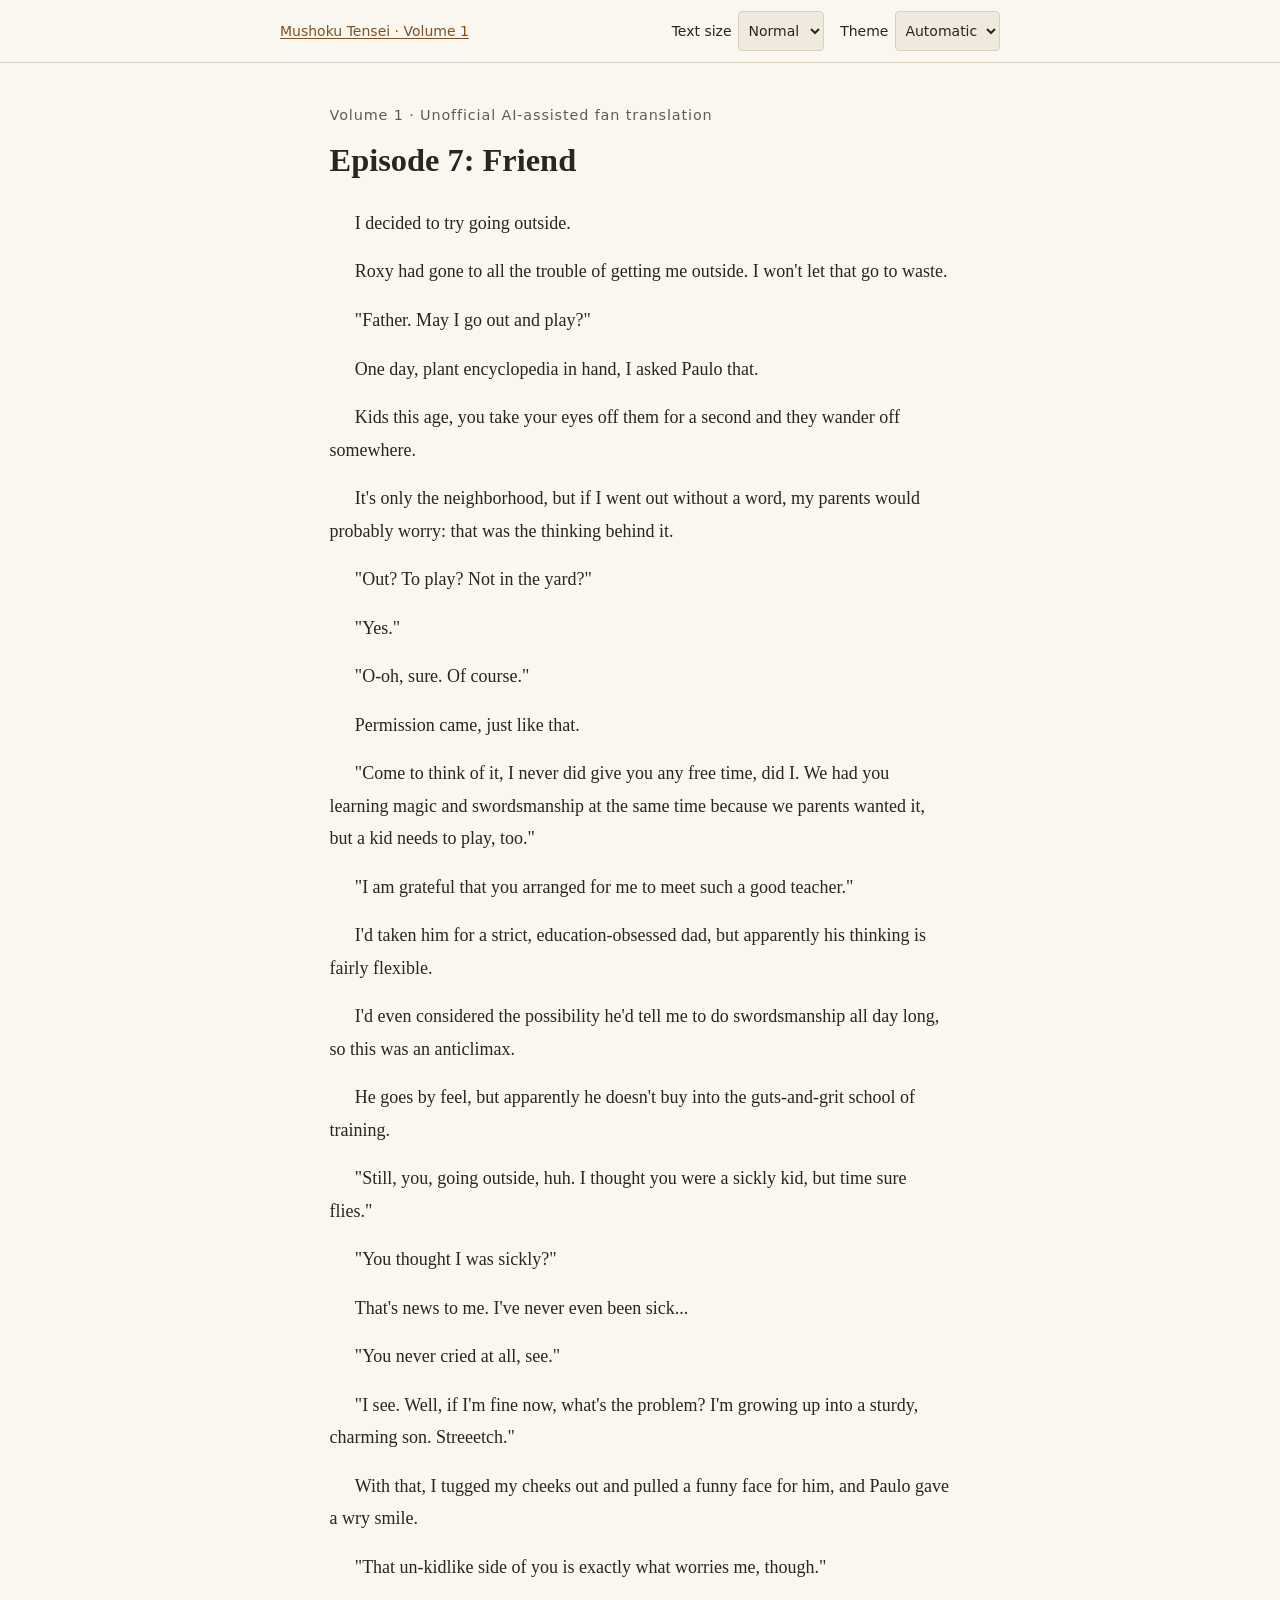
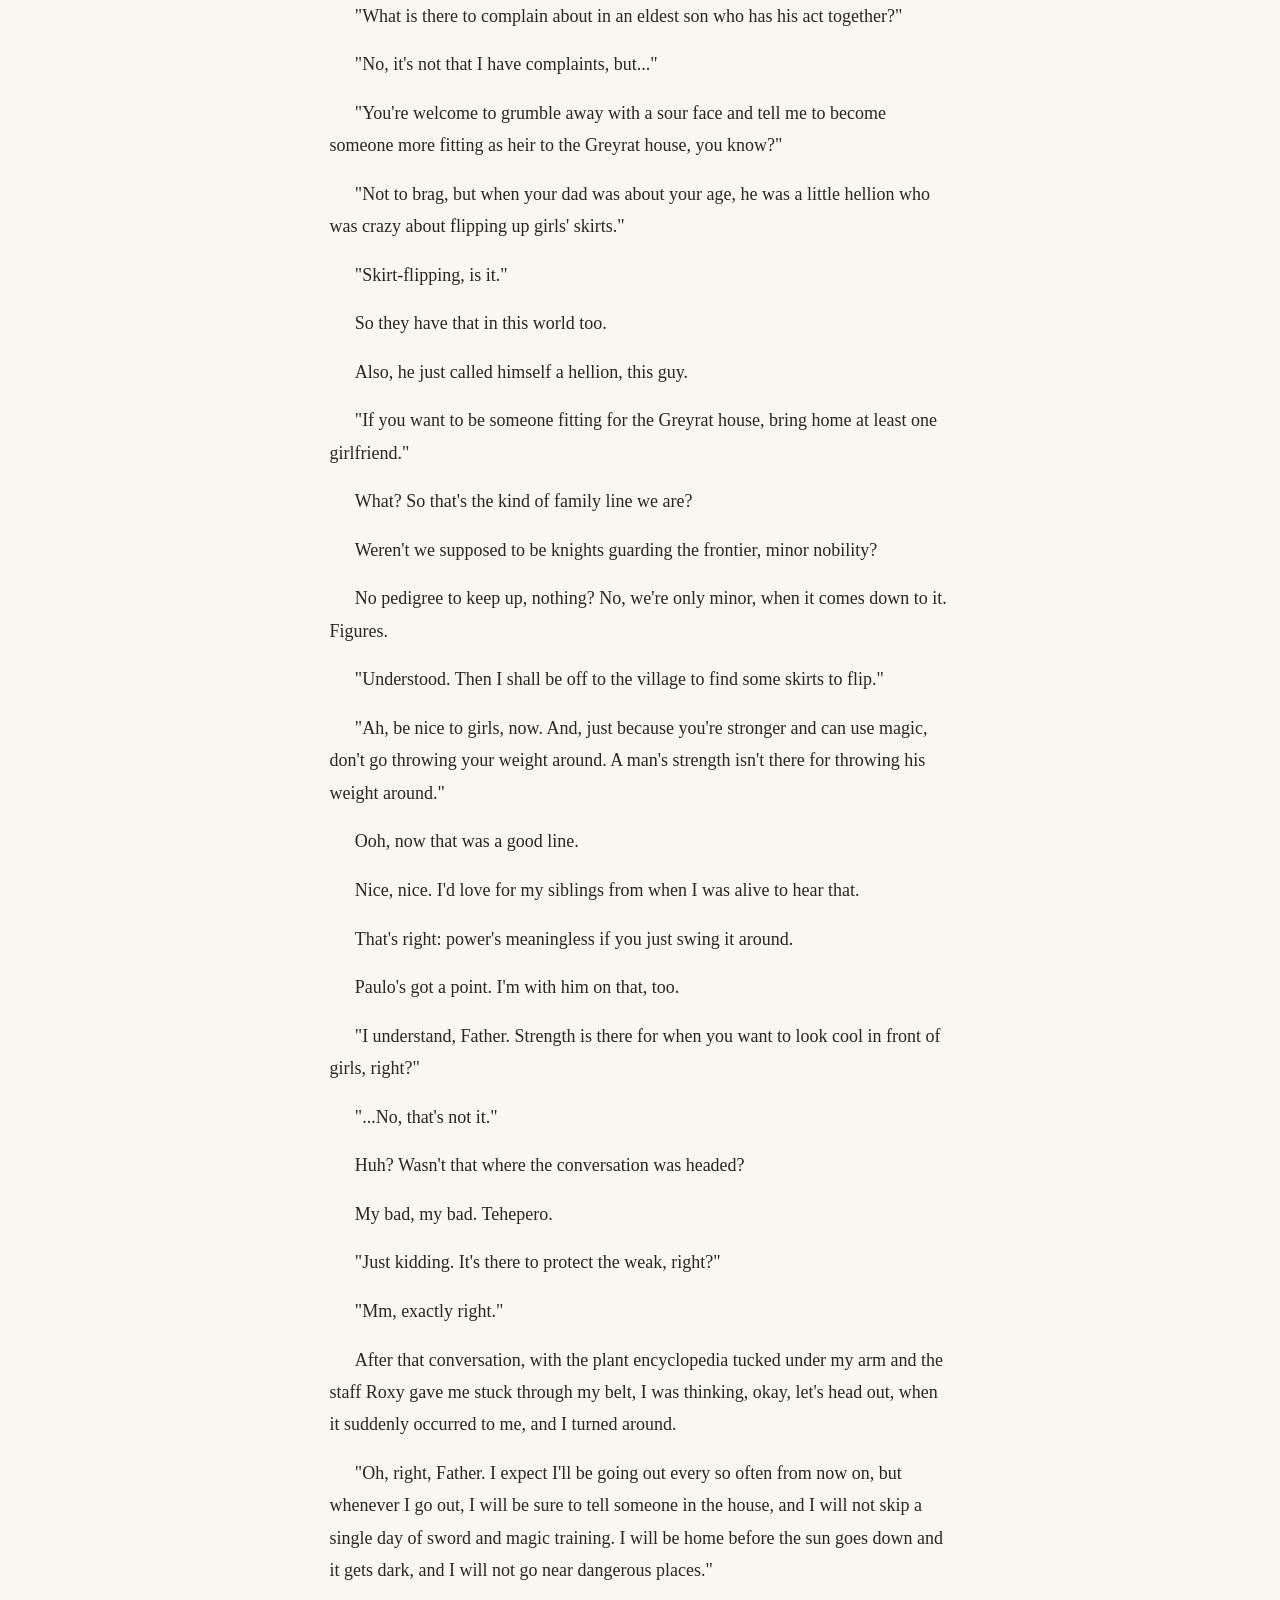
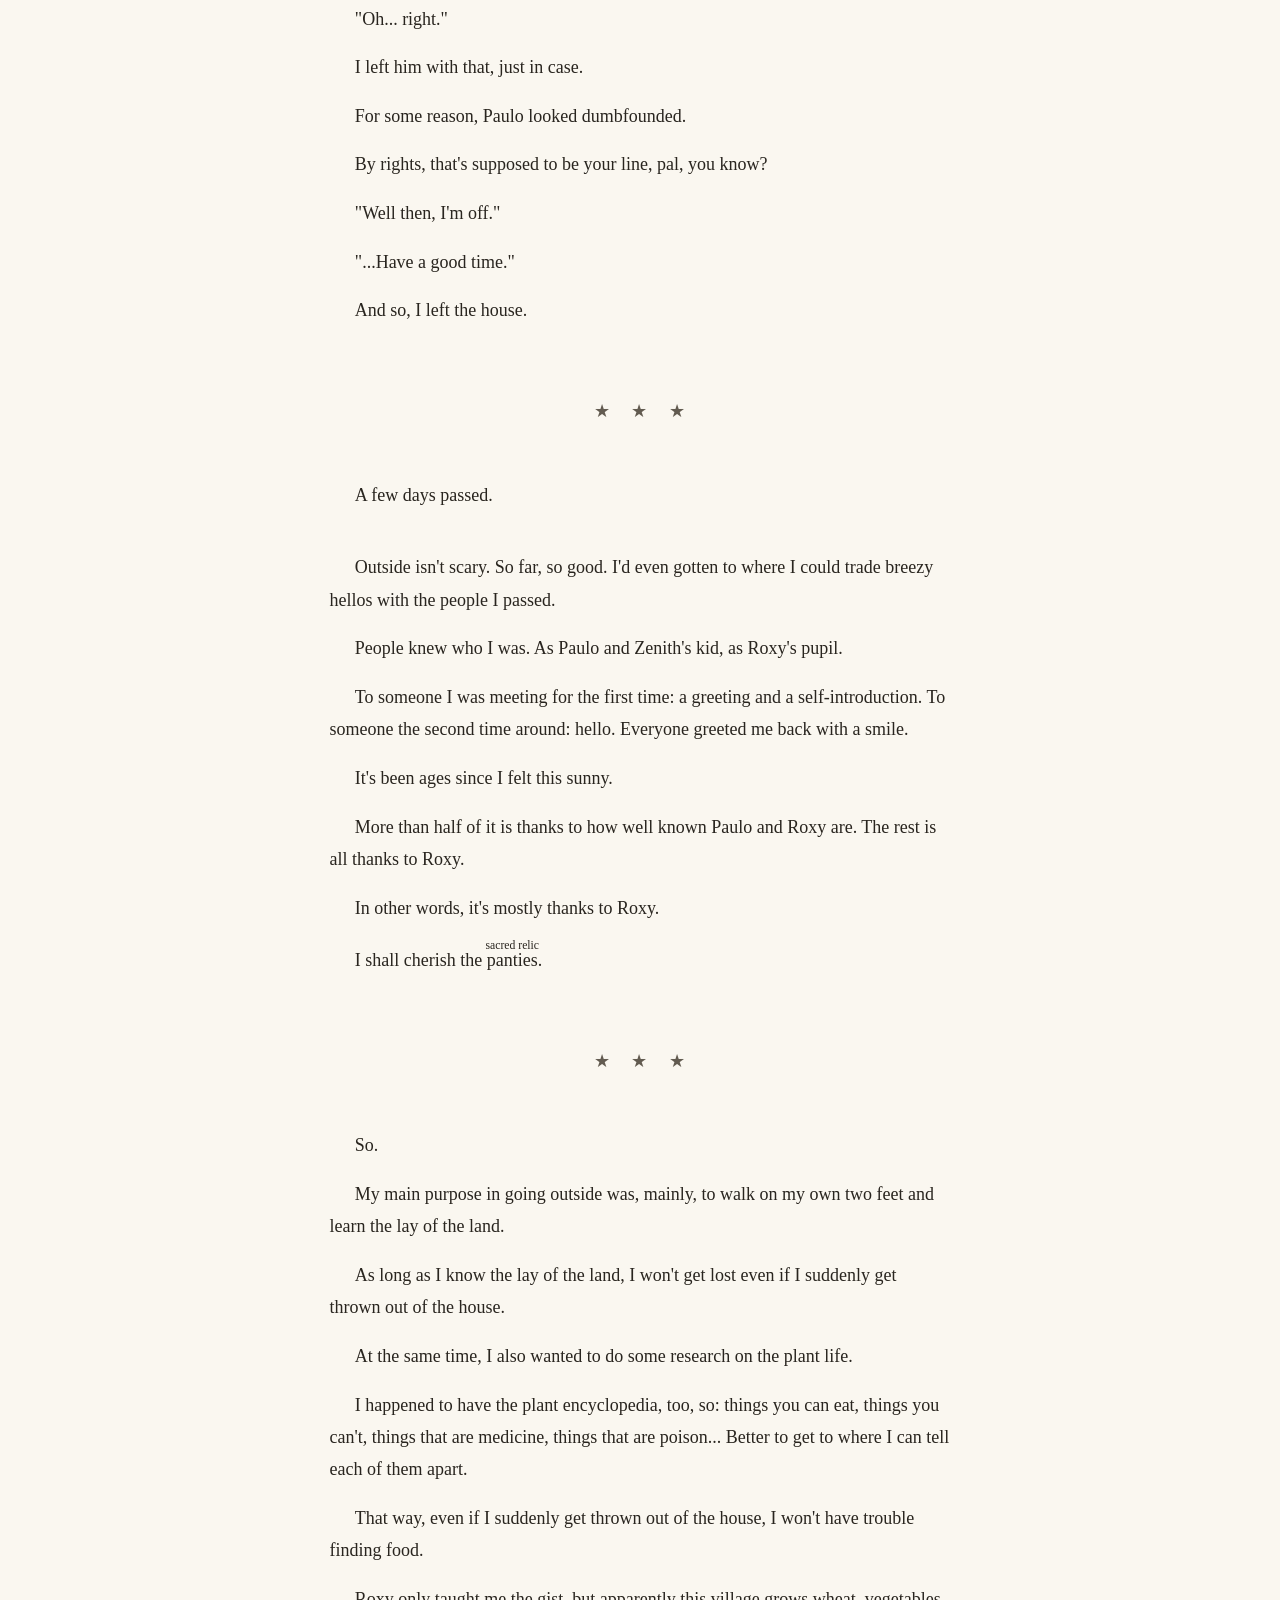
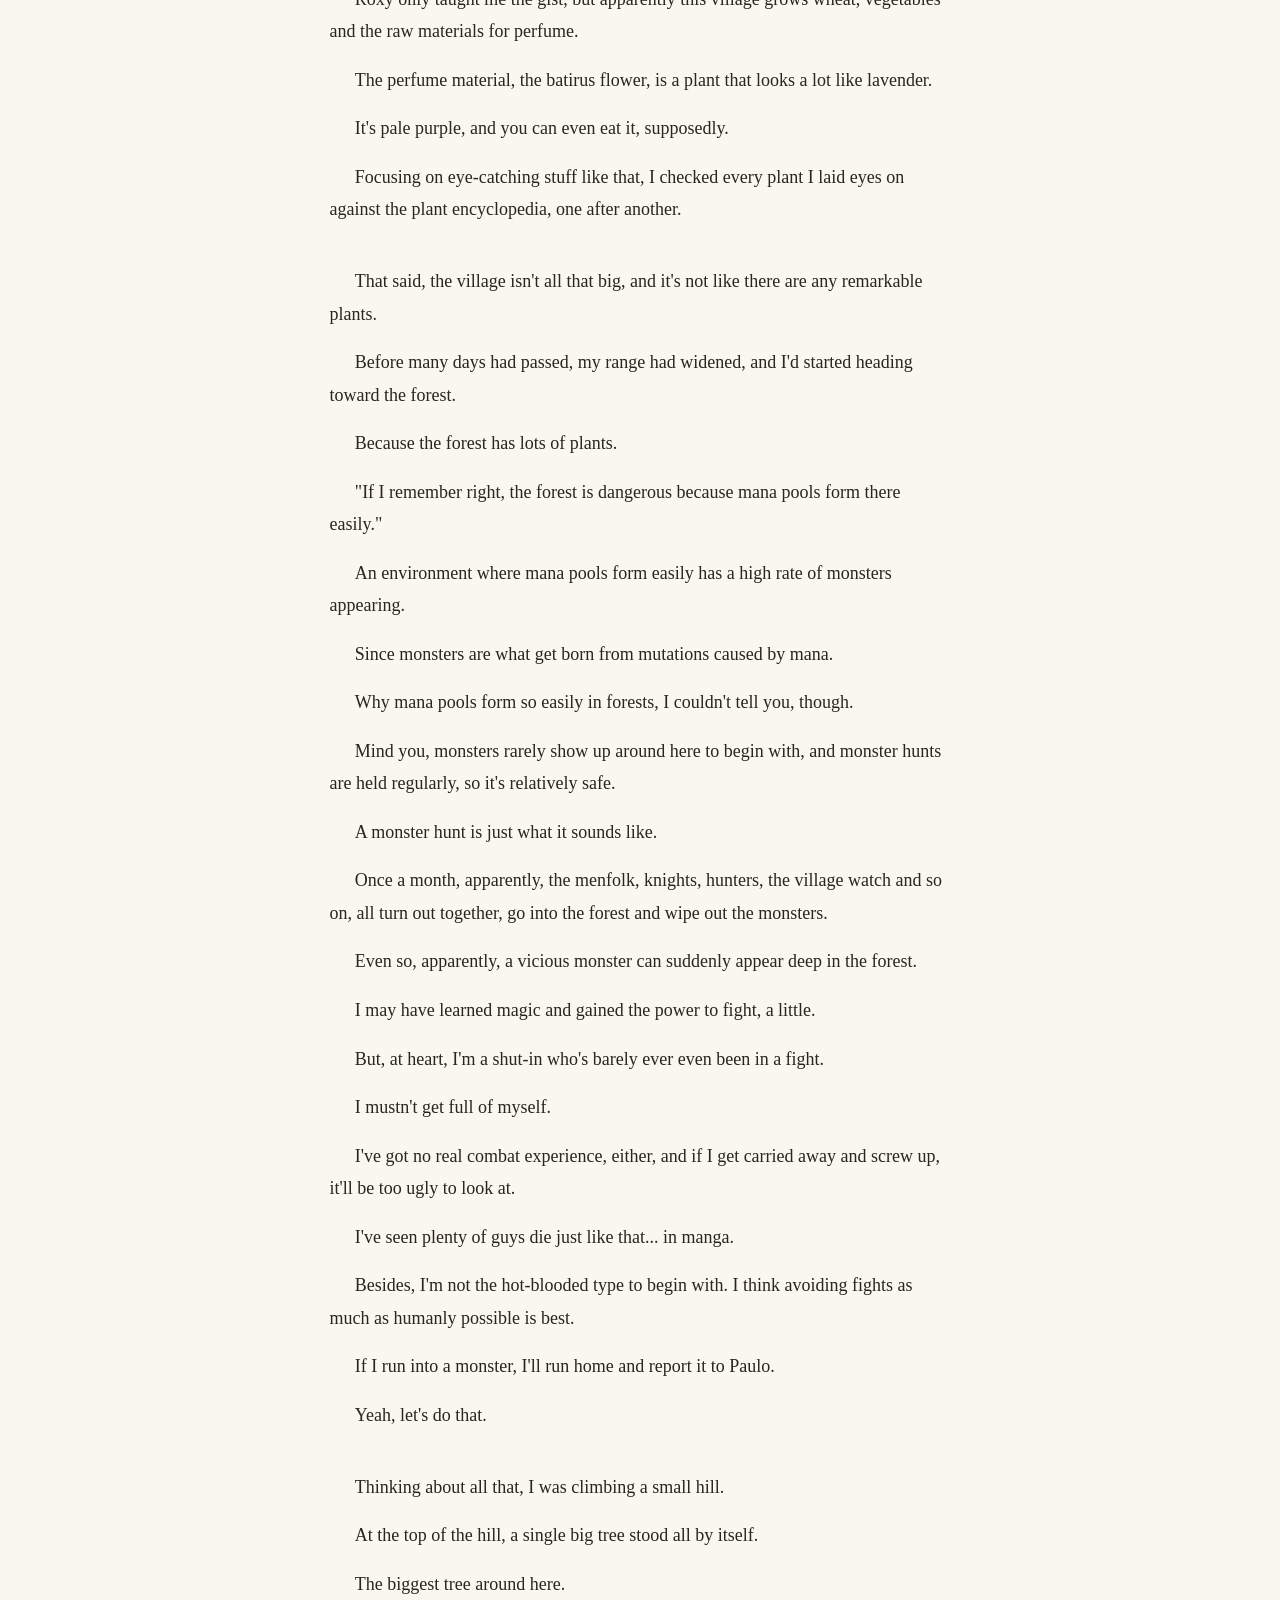
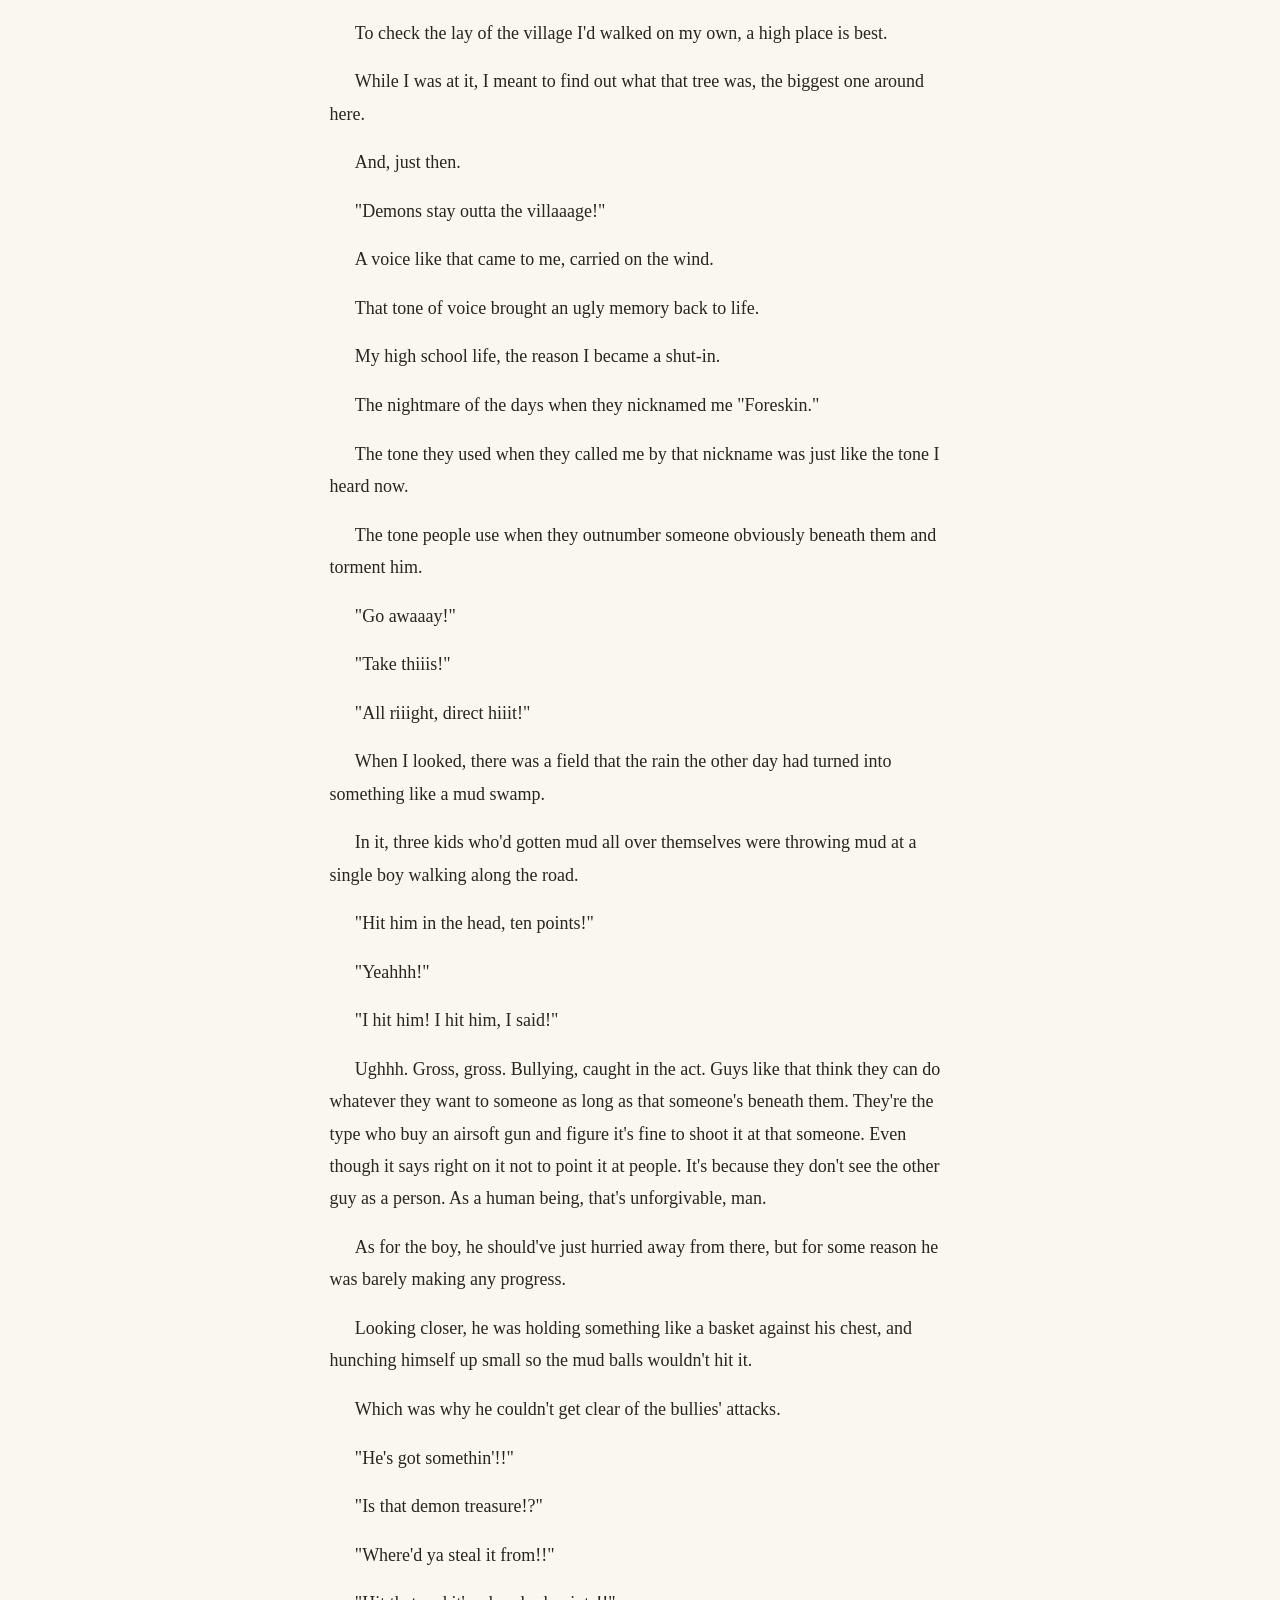
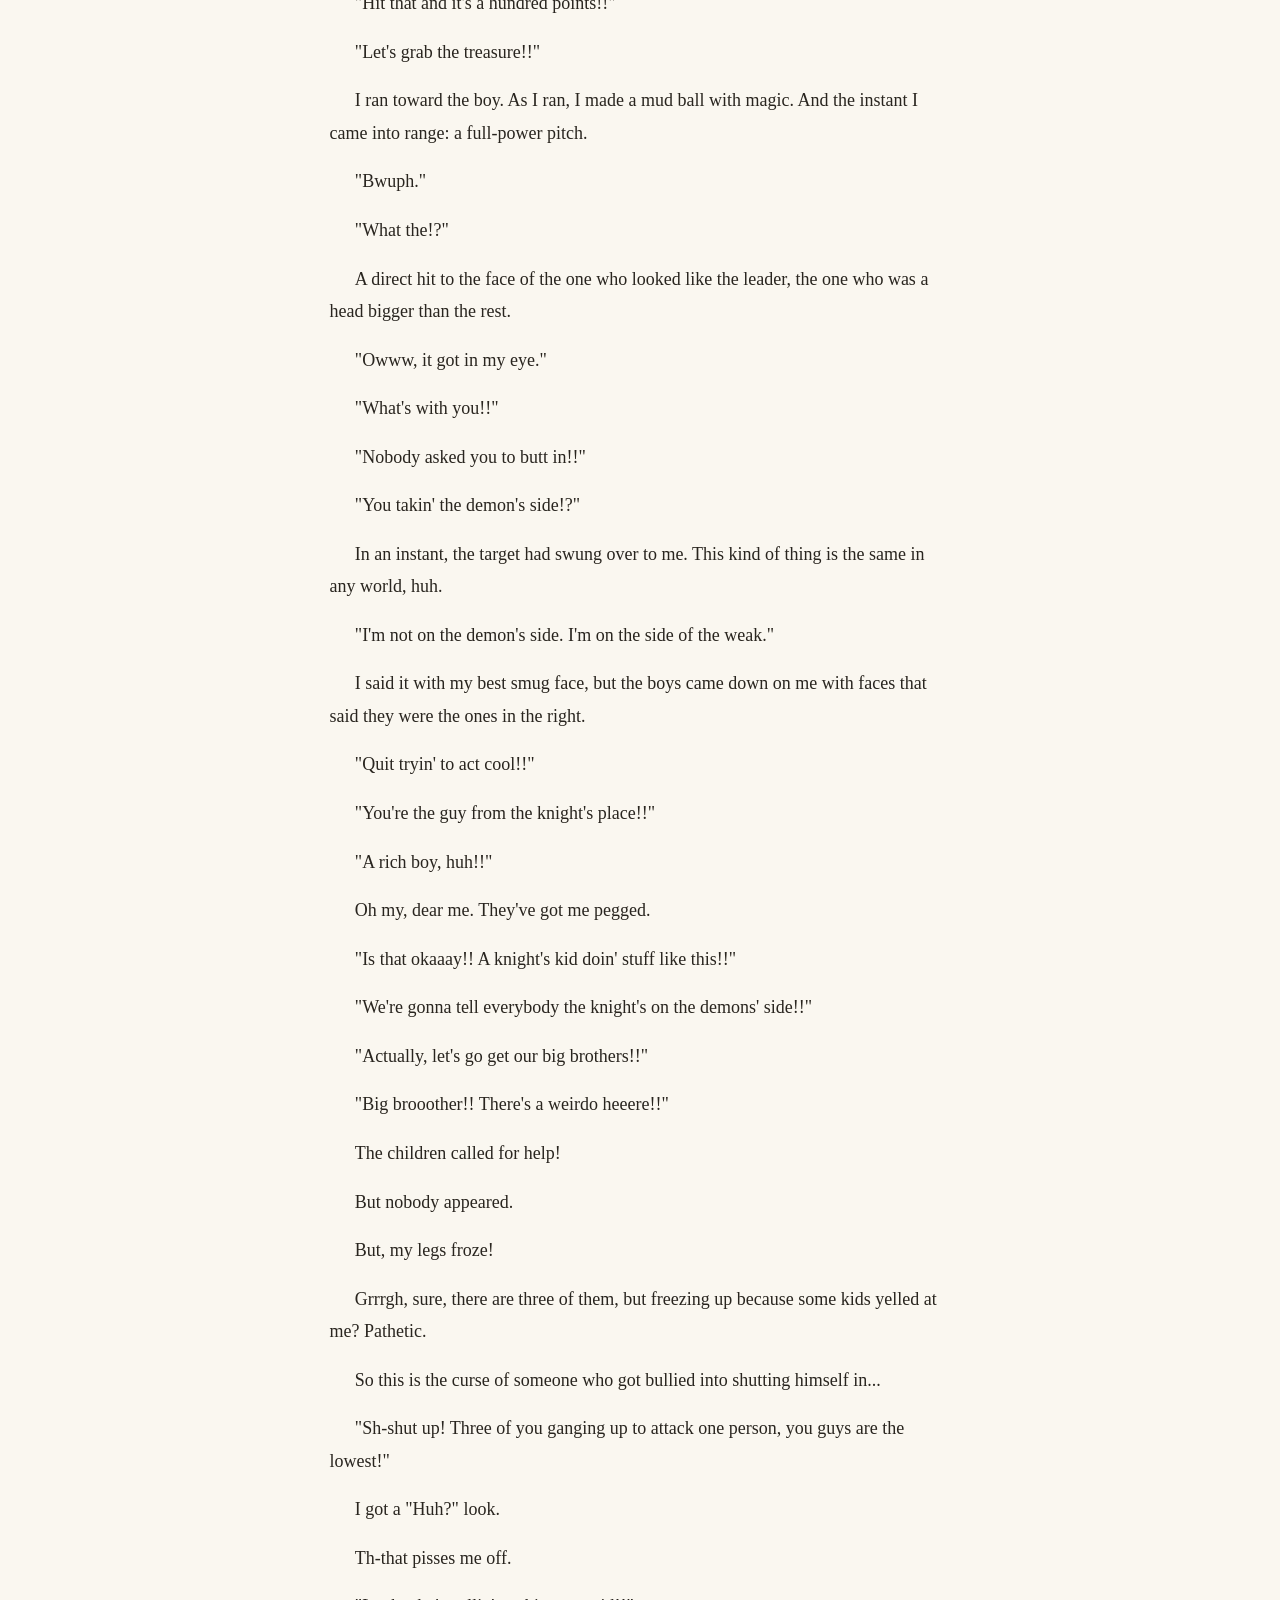
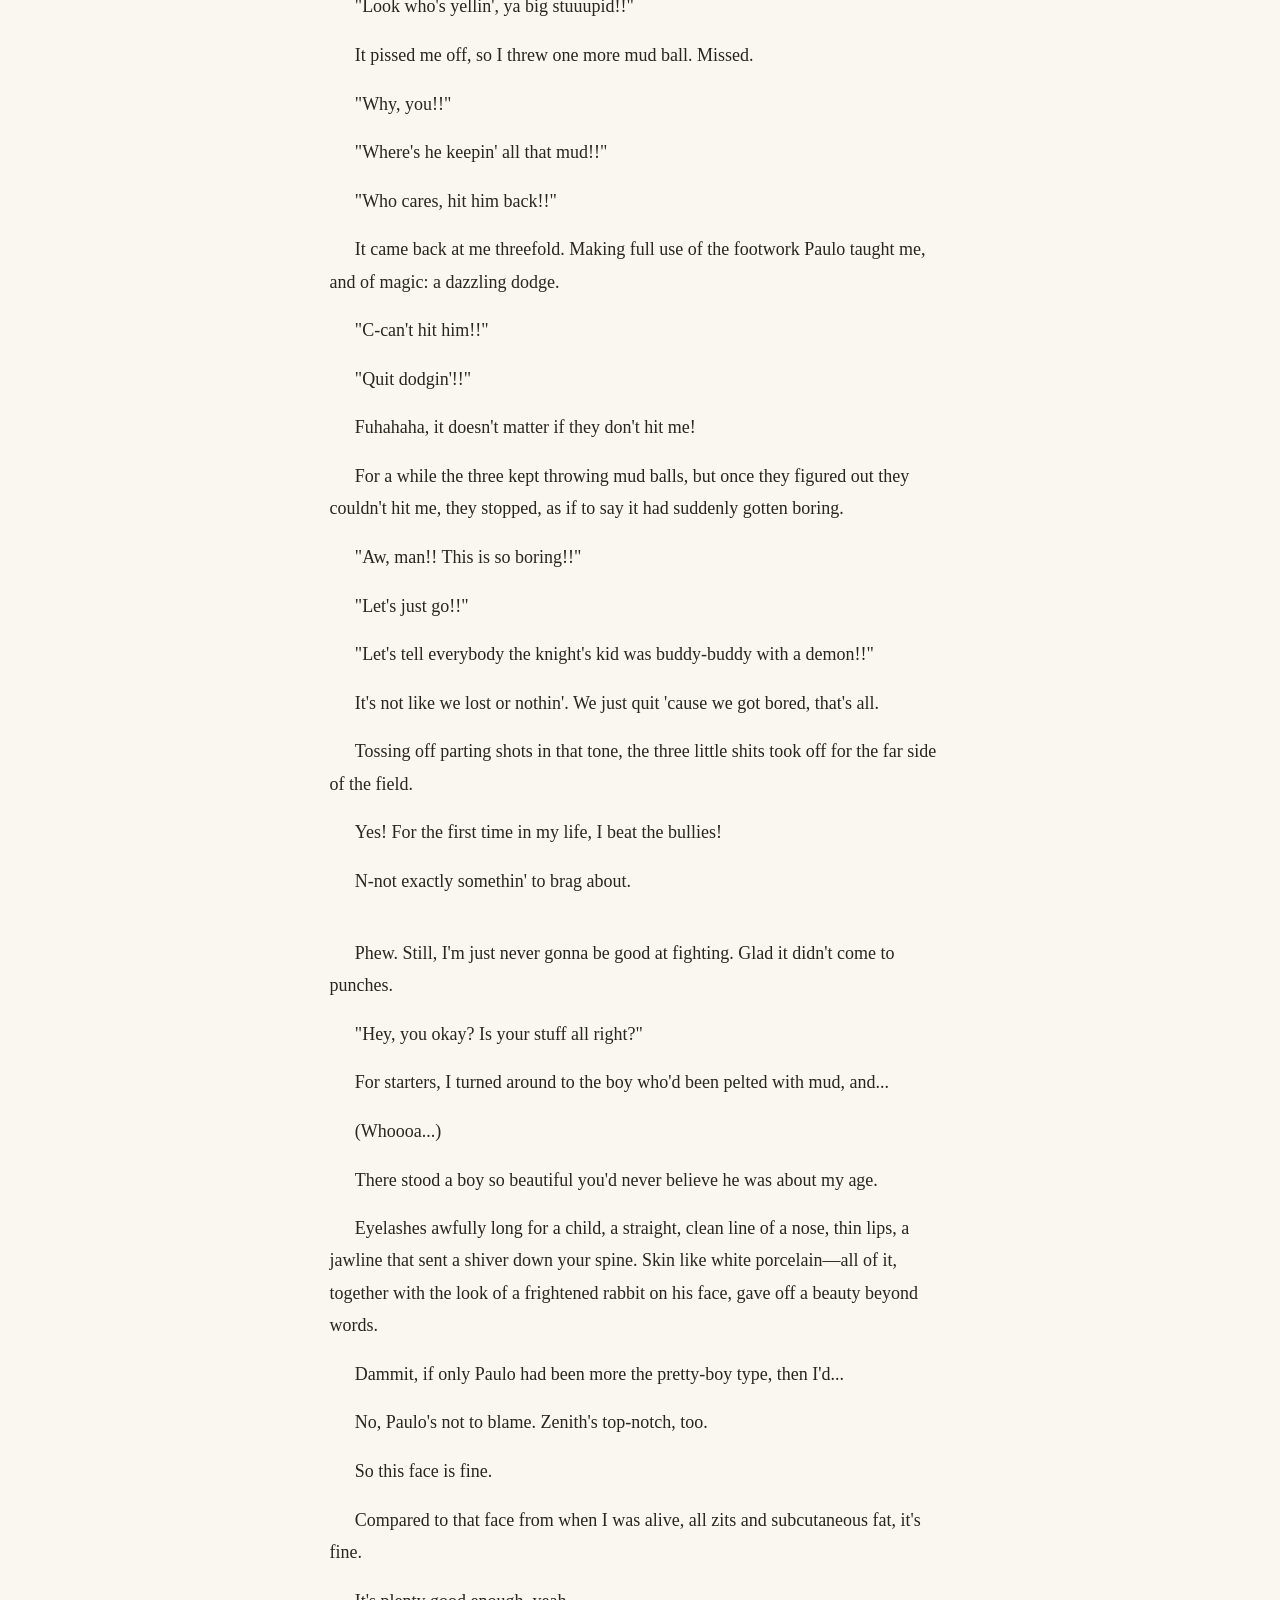
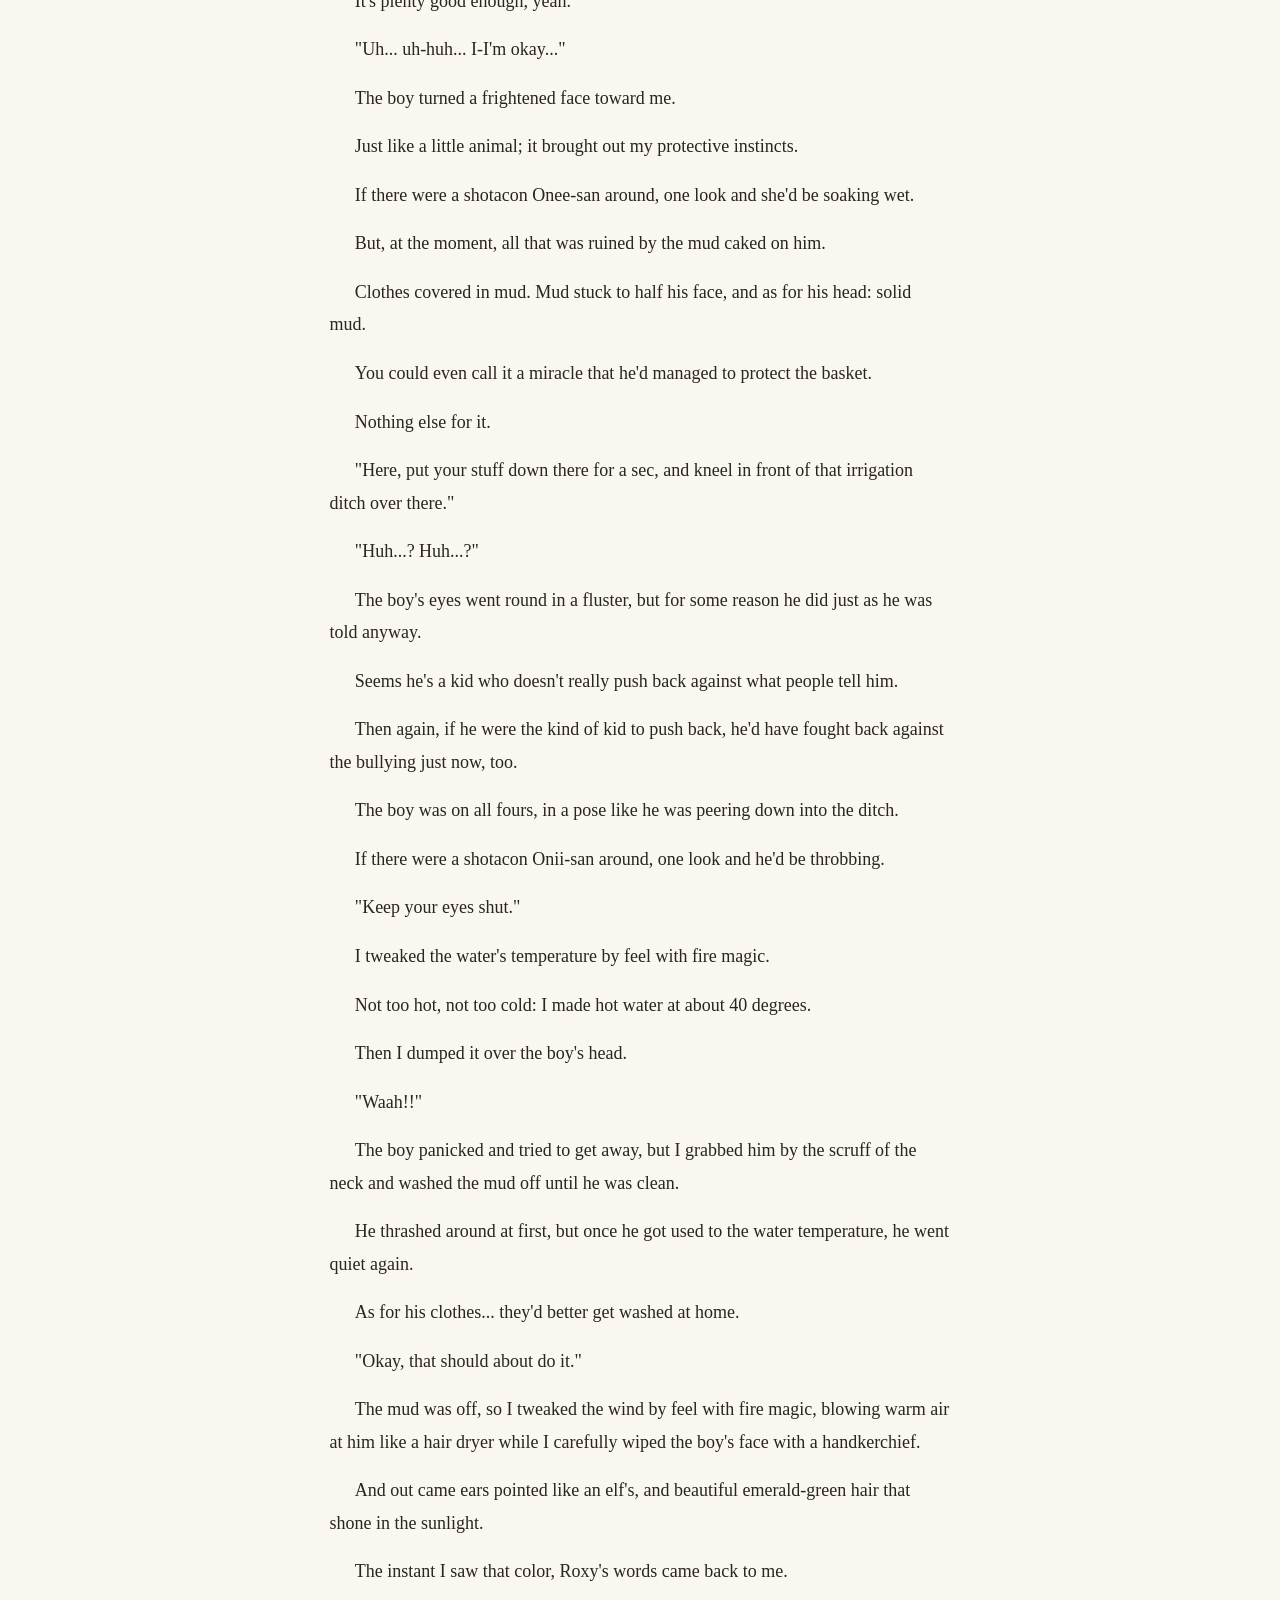
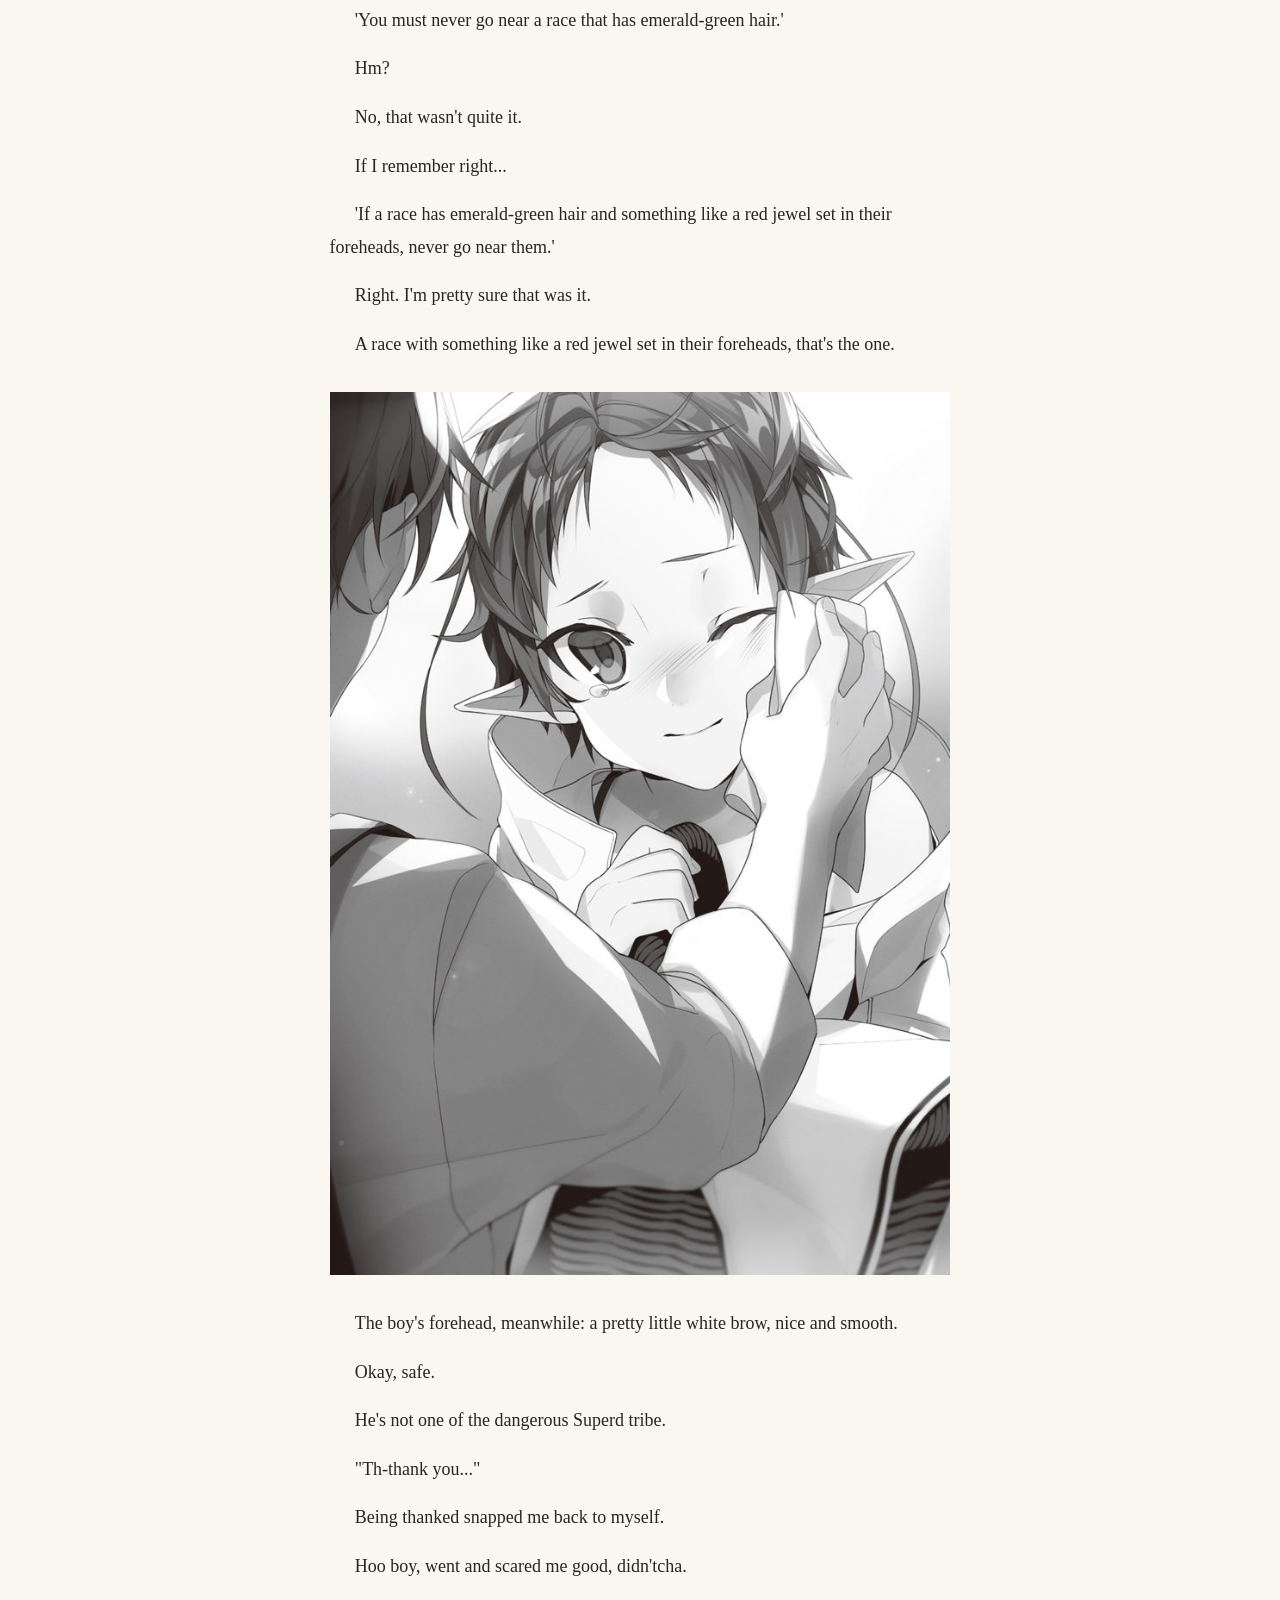
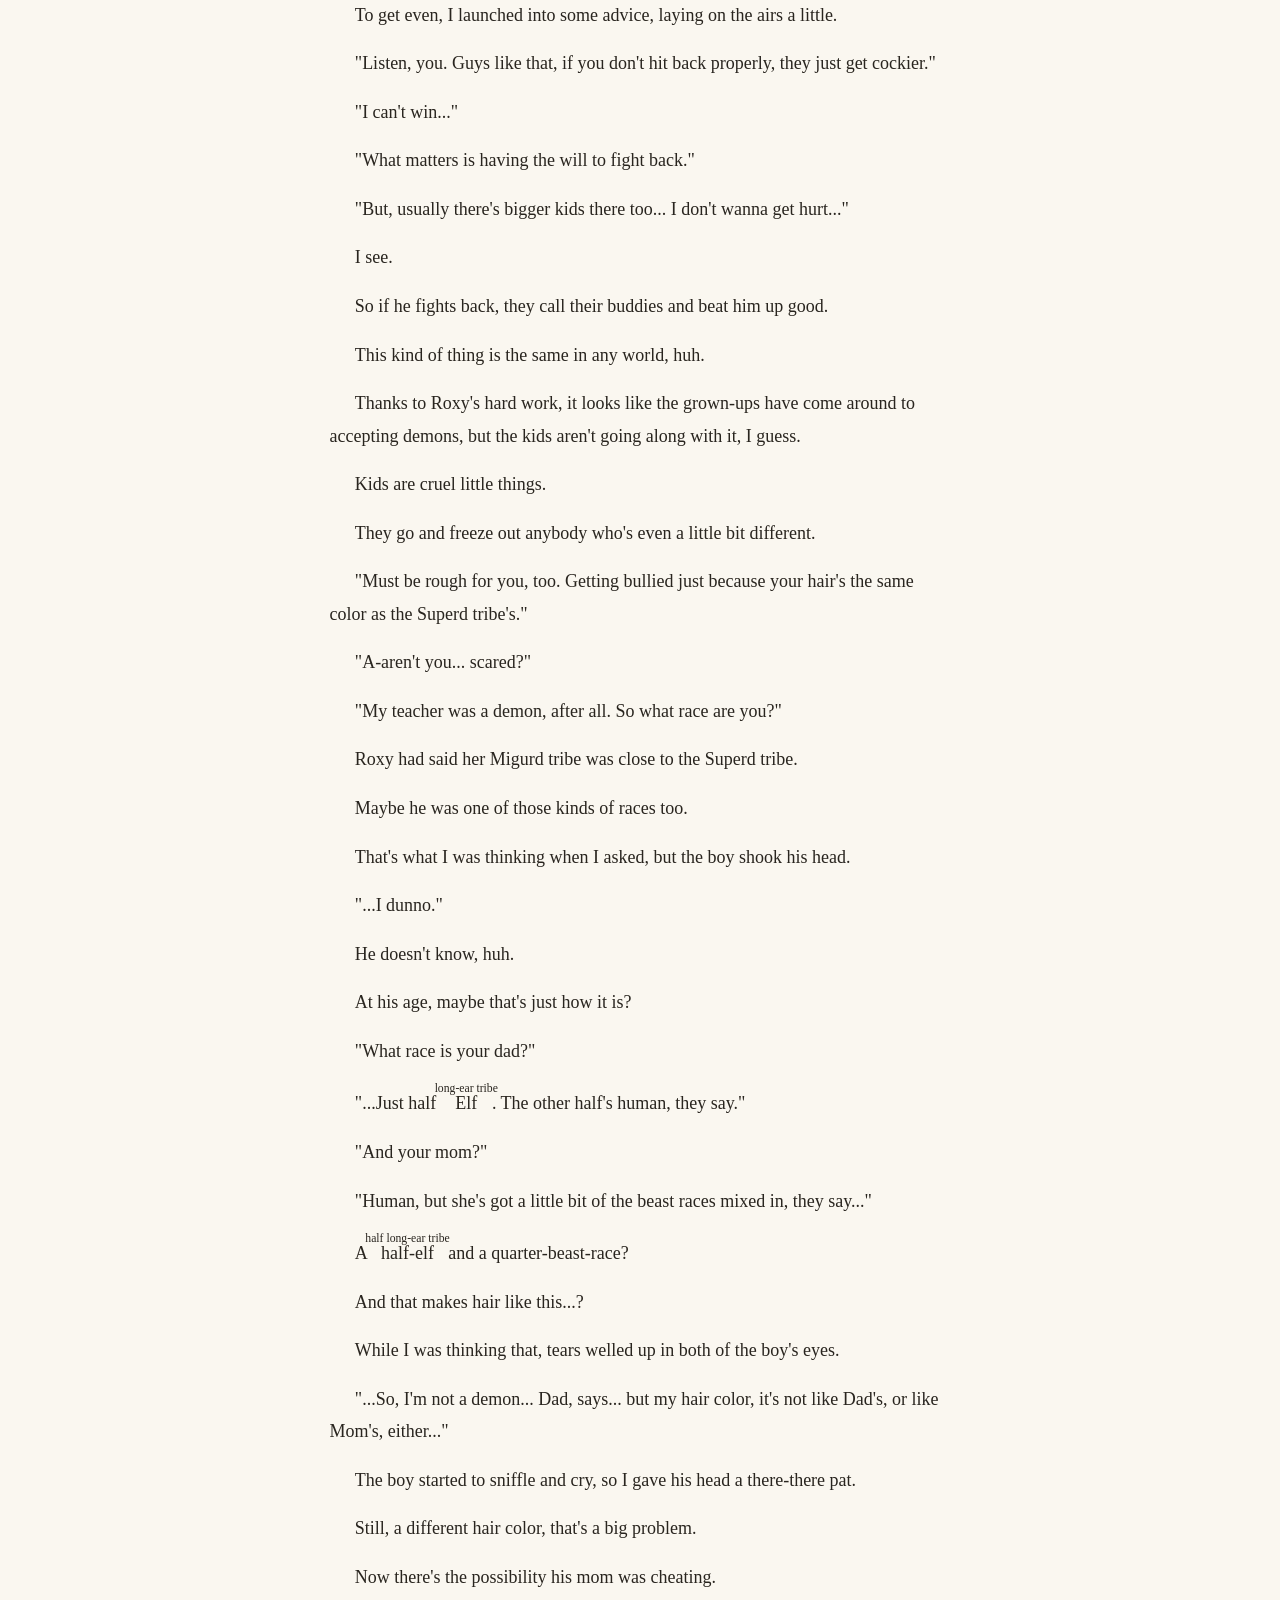
<file: vol01/ch07.html>
<!doctype html>
<html lang="en"><head><meta charset="utf-8"><meta name="viewport" content="width=device-width,initial-scale=1">
<title>Episode 7: Friend — Mushoku Tensei · Volume 1</title>
<link rel="stylesheet" href="../assets/reader.css"></head>
<body data-chapter="ch07" data-title="Episode 7: Friend"><a class="skip" href="#main">Skip to reading</a>
<header class="toolbar"><div class="toolbar-inner"><a class="toolbar-home" href="../index.html">Mushoku Tensei · Volume 1</a>
<label for="font-size">Text size <select id="font-size"><option value="100">Normal</option><option value="112">Larger</option><option value="125">Large</option><option value="140">Largest</option></select></label>
<label for="theme">Theme <select id="theme"><option value="auto">Automatic</option><option value="light">Light</option><option value="dark">Dark</option></select></label>
</div></header>
<main id="main"><p class="eyebrow">Volume 1 · Unofficial AI-assisted fan translation</p><h1>Episode 7: Friend</h1>
<p class="prose-row prose" id="v01.c07.p0001" data-kind="p">I decided to try going outside.</p>
<p class="prose-row prose" id="v01.c07.p0002" data-kind="p">Roxy had gone to all the trouble of getting me outside. I won't let that go to waste.</p>
<p class="prose-row prose" id="v01.c07.p0003" data-kind="p">"Father. May I go out and play?"</p>
<p class="prose-row prose" id="v01.c07.p0004" data-kind="p">One day, plant encyclopedia in hand, I asked Paulo that.</p>
<p class="prose-row prose" id="v01.c07.p0005" data-kind="p">Kids this age, you take your eyes off them for a second and they wander off somewhere.</p>
<p class="prose-row prose" id="v01.c07.p0006" data-kind="p">It's only the neighborhood, but if I went out without a word, my parents would probably worry: that was the thinking behind it.</p>
<p class="prose-row prose" id="v01.c07.p0007" data-kind="p">"Out? To play? Not in the yard?"</p>
<p class="prose-row prose" id="v01.c07.p0008" data-kind="p">"Yes."</p>
<p class="prose-row prose" id="v01.c07.p0009" data-kind="p">"O-oh, sure. Of course."</p>
<p class="prose-row prose" id="v01.c07.p0010" data-kind="p">Permission came, just like that.</p>
<p class="prose-row prose" id="v01.c07.p0011" data-kind="p">"Come to think of it, I never did give you any free time, did I. We had you learning magic and swordsmanship at the same time because we parents wanted it, but a kid needs to play, too."</p>
<p class="prose-row prose" id="v01.c07.p0012" data-kind="p">"I am grateful that you arranged for me to meet such a good teacher."</p>
<p class="prose-row prose" id="v01.c07.p0013" data-kind="p">I'd taken him for a strict, education-obsessed dad, but apparently his thinking is fairly flexible.</p>
<p class="prose-row prose" id="v01.c07.p0014" data-kind="p">I'd even considered the possibility he'd tell me to do swordsmanship all day long, so this was an anticlimax.</p>
<p class="prose-row prose" id="v01.c07.p0015" data-kind="p">He goes by feel, but apparently he doesn't buy into the guts-and-grit school of training.</p>
<p class="prose-row prose" id="v01.c07.p0016" data-kind="p">"Still, you, going outside, huh. I thought you were a sickly kid, but time sure flies."</p>
<p class="prose-row prose" id="v01.c07.p0017" data-kind="p">"You thought I was sickly?"</p>
<p class="prose-row prose" id="v01.c07.p0018" data-kind="p">That's news to me. I've never even been sick...</p>
<p class="prose-row prose" id="v01.c07.p0019" data-kind="p">"You never cried at all, see."</p>
<p class="prose-row prose" id="v01.c07.p0020" data-kind="p">"I see. Well, if I'm fine now, what's the problem? I'm growing up into a sturdy, charming son. Streeetch."</p>
<p class="prose-row prose" id="v01.c07.p0021" data-kind="p">With that, I tugged my cheeks out and pulled a funny face for him, and Paulo gave a wry smile.</p>
<p class="prose-row prose" id="v01.c07.p0022" data-kind="p">"That un-kidlike side of you is exactly what worries me, though."</p>
<p class="prose-row prose" id="v01.c07.p0023" data-kind="p">"What is there to complain about in an eldest son who has his act together?"</p>
<p class="prose-row prose" id="v01.c07.p0024" data-kind="p">"No, it's not that I have complaints, but..."</p>
<p class="prose-row prose" id="v01.c07.p0025" data-kind="p">"You're welcome to grumble away with a sour face and tell me to become someone more fitting as heir to the Greyrat house, you know?"</p>
<p class="prose-row prose" id="v01.c07.p0026" data-kind="p">"Not to brag, but when your dad was about your age, he was a little hellion who was crazy about flipping up girls' skirts."</p>
<p class="prose-row prose" id="v01.c07.p0027" data-kind="p">"Skirt-flipping, is it."</p>
<p class="prose-row prose" id="v01.c07.p0028" data-kind="p">So they have that in this world too.</p>
<p class="prose-row prose" id="v01.c07.p0029" data-kind="p">Also, he just called himself a hellion, this guy.</p>
<p class="prose-row prose" id="v01.c07.p0030" data-kind="p">"If you want to be someone fitting for the Greyrat house, bring home at least one girlfriend."</p>
<p class="prose-row prose" id="v01.c07.p0031" data-kind="p">What? So that's the kind of family line we are?</p>
<p class="prose-row prose" id="v01.c07.p0032" data-kind="p">Weren't we supposed to be knights guarding the frontier, minor nobility?</p>
<p class="prose-row prose" id="v01.c07.p0033" data-kind="p">No pedigree to keep up, nothing? No, we're only minor, when it comes down to it. Figures.</p>
<p class="prose-row prose" id="v01.c07.p0034" data-kind="p">"Understood. Then I shall be off to the village to find some skirts to flip."</p>
<p class="prose-row prose" id="v01.c07.p0035" data-kind="p">"Ah, be nice to girls, now. And, just because you're stronger and can use magic, don't go throwing your weight around. A man's strength isn't there for throwing his weight around."</p>
<p class="prose-row prose" id="v01.c07.p0036" data-kind="p">Ooh, now that was a good line.</p>
<p class="prose-row prose" id="v01.c07.p0037" data-kind="p">Nice, nice. I'd love for my siblings from when I was alive to hear that.</p>
<p class="prose-row prose" id="v01.c07.p0038" data-kind="p">That's right: power's meaningless if you just swing it around.</p>
<p class="prose-row prose" id="v01.c07.p0039" data-kind="p">Paulo's got a point. I'm with him on that, too.</p>
<p class="prose-row prose" id="v01.c07.p0040" data-kind="p">"I understand, Father. Strength is there for when you want to look cool in front of girls, right?"</p>
<p class="prose-row prose" id="v01.c07.p0041" data-kind="p">"...No, that's not it."</p>
<p class="prose-row prose" id="v01.c07.p0042" data-kind="p">Huh? Wasn't that where the conversation was headed?</p>
<p class="prose-row prose" id="v01.c07.p0043" data-kind="p">My bad, my bad. Tehepero.</p>
<p class="prose-row prose" id="v01.c07.p0044" data-kind="p">"Just kidding. It's there to protect the weak, right?"</p>
<p class="prose-row prose" id="v01.c07.p0045" data-kind="p">"Mm, exactly right."</p>
<p class="prose-row prose" id="v01.c07.p0046" data-kind="p">After that conversation, with the plant encyclopedia tucked under my arm and the staff Roxy gave me stuck through my belt, I was thinking, okay, let's head out, when it suddenly occurred to me, and I turned around.</p>
<p class="prose-row prose" id="v01.c07.p0047" data-kind="p">"Oh, right, Father. I expect I'll be going out every so often from now on, but whenever I go out, I will be sure to tell someone in the house, and I will not skip a single day of sword and magic training. I will be home before the sun goes down and it gets dark, and I will not go near dangerous places."</p>
<p class="prose-row prose" id="v01.c07.p0048" data-kind="p">"Oh... right."</p>
<p class="prose-row prose" id="v01.c07.p0049" data-kind="p">I left him with that, just in case.</p>
<p class="prose-row prose" id="v01.c07.p0050" data-kind="p">For some reason, Paulo looked dumbfounded.</p>
<p class="prose-row prose" id="v01.c07.p0051" data-kind="p">By rights, that's supposed to be your line, pal, you know?</p>
<p class="prose-row prose" id="v01.c07.p0052" data-kind="p">"Well then, I'm off."</p>
<p class="prose-row prose" id="v01.c07.p0053" data-kind="p">"...Have a good time."</p>
<p class="prose-row prose" id="v01.c07.p0054" data-kind="p">And so, I left the house.</p>
<div class="blank" id="v01.c07.p0055" data-kind="blank" aria-hidden="true"></div>
<div class="scene-break" id="v01.c07.p0056" data-kind="break" role="separator" aria-label="Scene break">★　★　★</div>
<div class="blank" id="v01.c07.p0057" data-kind="blank" aria-hidden="true"></div>
<p class="prose-row prose" id="v01.c07.p0058" data-kind="p">A few days passed.</p>
<div class="blank" id="v01.c07.p0059" data-kind="blank" aria-hidden="true"></div>
<p class="prose-row prose" id="v01.c07.p0060" data-kind="p">Outside isn't scary. So far, so good. I'd even gotten to where I could trade breezy hellos with the people I passed.</p>
<p class="prose-row prose" id="v01.c07.p0061" data-kind="p">People knew who I was. As Paulo and Zenith's kid, as Roxy's pupil.</p>
<p class="prose-row prose" id="v01.c07.p0062" data-kind="p">To someone I was meeting for the first time: a greeting and a self-introduction. To someone the second time around: hello. Everyone greeted me back with a smile.</p>
<p class="prose-row prose" id="v01.c07.p0063" data-kind="p">It's been ages since I felt this sunny.</p>
<p class="prose-row prose" id="v01.c07.p0064" data-kind="p">More than half of it is thanks to how well known Paulo and Roxy are. The rest is all thanks to Roxy.</p>
<p class="prose-row prose" id="v01.c07.p0065" data-kind="p">In other words, it's mostly thanks to Roxy.</p>
<p class="prose-row prose" id="v01.c07.p0066" data-kind="p">I shall cherish the <ruby>panties<rt>sacred relic</rt></ruby>.</p>
<div class="blank" id="v01.c07.p0067" data-kind="blank" aria-hidden="true"></div>
<div class="scene-break" id="v01.c07.p0068" data-kind="break" role="separator" aria-label="Scene break">★　★　★</div>
<div class="blank" id="v01.c07.p0069" data-kind="blank" aria-hidden="true"></div>
<p class="prose-row prose" id="v01.c07.p0070" data-kind="p">So.</p>
<p class="prose-row prose" id="v01.c07.p0071" data-kind="p">My main purpose in going outside was, mainly, to walk on my own two feet and learn the lay of the land.</p>
<p class="prose-row prose" id="v01.c07.p0072" data-kind="p">As long as I know the lay of the land, I won't get lost even if I suddenly get thrown out of the house.</p>
<p class="prose-row prose" id="v01.c07.p0073" data-kind="p">At the same time, I also wanted to do some research on the plant life.</p>
<p class="prose-row prose" id="v01.c07.p0074" data-kind="p">I happened to have the plant encyclopedia, too, so: things you can eat, things you can't, things that are medicine, things that are poison... Better to get to where I can tell each of them apart.</p>
<p class="prose-row prose" id="v01.c07.p0075" data-kind="p">That way, even if I suddenly get thrown out of the house, I won't have trouble finding food.</p>
<p class="prose-row prose" id="v01.c07.p0076" data-kind="p">Roxy only taught me the gist, but apparently this village grows wheat, vegetables and the raw materials for perfume.</p>
<p class="prose-row prose" id="v01.c07.p0077" data-kind="p">The perfume material, the batirus flower, is a plant that looks a lot like lavender.</p>
<p class="prose-row prose" id="v01.c07.p0078" data-kind="p">It's pale purple, and you can even eat it, supposedly.</p>
<p class="prose-row prose" id="v01.c07.p0079" data-kind="p">Focusing on eye-catching stuff like that, I checked every plant I laid eyes on against the plant encyclopedia, one after another.</p>
<div class="blank" id="v01.c07.p0080" data-kind="blank" aria-hidden="true"></div>
<p class="prose-row prose" id="v01.c07.p0081" data-kind="p">That said, the village isn't all that big, and it's not like there are any remarkable plants.</p>
<p class="prose-row prose" id="v01.c07.p0082" data-kind="p">Before many days had passed, my range had widened, and I'd started heading toward the forest.</p>
<p class="prose-row prose" id="v01.c07.p0083" data-kind="p">Because the forest has lots of plants.</p>
<p class="prose-row prose" id="v01.c07.p0084" data-kind="p">"If I remember right, the forest is dangerous because mana pools form there easily."</p>
<p class="prose-row prose" id="v01.c07.p0085" data-kind="p">An environment where mana pools form easily has a high rate of monsters appearing.</p>
<p class="prose-row prose" id="v01.c07.p0086" data-kind="p">Since monsters are what get born from mutations caused by mana.</p>
<p class="prose-row prose" id="v01.c07.p0087" data-kind="p">Why mana pools form so easily in forests, I couldn't tell you, though.</p>
<p class="prose-row prose" id="v01.c07.p0088" data-kind="p">Mind you, monsters rarely show up around here to begin with, and monster hunts are held regularly, so it's relatively safe.</p>
<p class="prose-row prose" id="v01.c07.p0089" data-kind="p">A monster hunt is just what it sounds like.</p>
<p class="prose-row prose" id="v01.c07.p0090" data-kind="p">Once a month, apparently, the menfolk, knights, hunters, the village watch and so on, all turn out together, go into the forest and wipe out the monsters.</p>
<p class="prose-row prose" id="v01.c07.p0091" data-kind="p">Even so, apparently, a vicious monster can suddenly appear deep in the forest.</p>
<p class="prose-row prose" id="v01.c07.p0092" data-kind="p">I may have learned magic and gained the power to fight, a little.</p>
<p class="prose-row prose" id="v01.c07.p0093" data-kind="p">But, at heart, I'm a shut-in who's barely ever even been in a fight.</p>
<p class="prose-row prose" id="v01.c07.p0094" data-kind="p">I mustn't get full of myself.</p>
<p class="prose-row prose" id="v01.c07.p0095" data-kind="p">I've got no real combat experience, either, and if I get carried away and screw up, it'll be too ugly to look at.</p>
<p class="prose-row prose" id="v01.c07.p0096" data-kind="p">I've seen plenty of guys die just like that... in manga.</p>
<p class="prose-row prose" id="v01.c07.p0097" data-kind="p">Besides, I'm not the hot-blooded type to begin with. I think avoiding fights as much as humanly possible is best.</p>
<p class="prose-row prose" id="v01.c07.p0098" data-kind="p">If I run into a monster, I'll run home and report it to Paulo.</p>
<p class="prose-row prose" id="v01.c07.p0099" data-kind="p">Yeah, let's do that.</p>
<div class="blank" id="v01.c07.p0100" data-kind="blank" aria-hidden="true"></div>
<p class="prose-row prose" id="v01.c07.p0101" data-kind="p">Thinking about all that, I was climbing a small hill.</p>
<p class="prose-row prose" id="v01.c07.p0102" data-kind="p">At the top of the hill, a single big tree stood all by itself.</p>
<p class="prose-row prose" id="v01.c07.p0103" data-kind="p">The biggest tree around here.</p>
<p class="prose-row prose" id="v01.c07.p0104" data-kind="p">To check the lay of the village I'd walked on my own, a high place is best.</p>
<p class="prose-row prose" id="v01.c07.p0105" data-kind="p">While I was at it, I meant to find out what that tree was, the biggest one around here.</p>
<p class="prose-row prose" id="v01.c07.p0106" data-kind="p">And, just then.</p>
<p class="prose-row prose" id="v01.c07.p0107" data-kind="p">"Demons stay outta the villaaage!"</p>
<p class="prose-row prose" id="v01.c07.p0108" data-kind="p">A voice like that came to me, carried on the wind.</p>
<p class="prose-row prose" id="v01.c07.p0109" data-kind="p">That tone of voice brought an ugly memory back to life.</p>
<p class="prose-row prose" id="v01.c07.p0110" data-kind="p">My high school life, the reason I became a shut-in.</p>
<p class="prose-row prose" id="v01.c07.p0111" data-kind="p">The nightmare of the days when they nicknamed me "Foreskin."</p>
<p class="prose-row prose" id="v01.c07.p0112" data-kind="p">The tone they used when they called me by that nickname was just like the tone I heard now.</p>
<p class="prose-row prose" id="v01.c07.p0113" data-kind="p">The tone people use when they outnumber someone obviously beneath them and torment him.</p>
<p class="prose-row prose" id="v01.c07.p0114" data-kind="p">"Go awaaay!"</p>
<p class="prose-row prose" id="v01.c07.p0115" data-kind="p">"Take thiiis!"</p>
<p class="prose-row prose" id="v01.c07.p0116" data-kind="p">"All riiight, direct hiiit!"</p>
<p class="prose-row prose" id="v01.c07.p0117" data-kind="p">When I looked, there was a field that the rain the other day had turned into something like a mud swamp.</p>
<p class="prose-row prose" id="v01.c07.p0118" data-kind="p">In it, three kids who'd gotten mud all over themselves were throwing mud at a single boy walking along the road.</p>
<p class="prose-row prose" id="v01.c07.p0119" data-kind="p">"Hit him in the head, ten points!"</p>
<p class="prose-row prose" id="v01.c07.p0120" data-kind="p">"Yeahhh!"</p>
<p class="prose-row prose" id="v01.c07.p0121" data-kind="p">"I hit him! I hit him, I said!"</p>
<p class="prose-row prose" id="v01.c07.p0122" data-kind="p">Ughhh. Gross, gross. Bullying, caught in the act. Guys like that think they can do whatever they want to someone as long as that someone's beneath them. They're the type who buy an airsoft gun and figure it's fine to shoot it at that someone. Even though it says right on it not to point it at people. It's because they don't see the other guy as a person. As a human being, that's unforgivable, man.</p>
<p class="prose-row prose" id="v01.c07.p0123" data-kind="p">As for the boy, he should've just hurried away from there, but for some reason he was barely making any progress.</p>
<p class="prose-row prose" id="v01.c07.p0124" data-kind="p">Looking closer, he was holding something like a basket against his chest, and hunching himself up small so the mud balls wouldn't hit it.</p>
<p class="prose-row prose" id="v01.c07.p0125" data-kind="p">Which was why he couldn't get clear of the bullies' attacks.</p>
<p class="prose-row prose" id="v01.c07.p0126" data-kind="p">"He's got somethin'!!"</p>
<p class="prose-row prose" id="v01.c07.p0127" data-kind="p">"Is that demon treasure!?"</p>
<p class="prose-row prose" id="v01.c07.p0128" data-kind="p">"Where'd ya steal it from!!"</p>
<p class="prose-row prose" id="v01.c07.p0129" data-kind="p">"Hit that and it's a hundred points!!"</p>
<p class="prose-row prose" id="v01.c07.p0130" data-kind="p">"Let's grab the treasure!!"</p>
<p class="prose-row prose" id="v01.c07.p0131" data-kind="p">I ran toward the boy. As I ran, I made a mud ball with magic. And the instant I came into range: a full-power pitch.</p>
<p class="prose-row prose" id="v01.c07.p0132" data-kind="p">"Bwuph."</p>
<p class="prose-row prose" id="v01.c07.p0133" data-kind="p">"What the!?"</p>
<p class="prose-row prose" id="v01.c07.p0134" data-kind="p">A direct hit to the face of the one who looked like the leader, the one who was a head bigger than the rest.</p>
<p class="prose-row prose" id="v01.c07.p0135" data-kind="p">"Owww, it got in my eye."</p>
<p class="prose-row prose" id="v01.c07.p0136" data-kind="p">"What's with you!!"</p>
<p class="prose-row prose" id="v01.c07.p0137" data-kind="p">"Nobody asked you to butt in!!"</p>
<p class="prose-row prose" id="v01.c07.p0138" data-kind="p">"You takin' the demon's side!?"</p>
<p class="prose-row prose" id="v01.c07.p0139" data-kind="p">In an instant, the target had swung over to me. This kind of thing is the same in any world, huh.</p>
<p class="prose-row prose" id="v01.c07.p0140" data-kind="p">"I'm not on the demon's side. I'm on the side of the weak."</p>
<p class="prose-row prose" id="v01.c07.p0141" data-kind="p">I said it with my best smug face, but the boys came down on me with faces that said they were the ones in the right.</p>
<p class="prose-row prose" id="v01.c07.p0142" data-kind="p">"Quit tryin' to act cool!!"</p>
<p class="prose-row prose" id="v01.c07.p0143" data-kind="p">"You're the guy from the knight's place!!"</p>
<p class="prose-row prose" id="v01.c07.p0144" data-kind="p">"A rich boy, huh!!"</p>
<p class="prose-row prose" id="v01.c07.p0145" data-kind="p">Oh my, dear me. They've got me pegged.</p>
<p class="prose-row prose" id="v01.c07.p0146" data-kind="p">"Is that okaaay!! A knight's kid doin' stuff like this!!"</p>
<p class="prose-row prose" id="v01.c07.p0147" data-kind="p">"We're gonna tell everybody the knight's on the demons' side!!"</p>
<p class="prose-row prose" id="v01.c07.p0148" data-kind="p">"Actually, let's go get our big brothers!!"</p>
<p class="prose-row prose" id="v01.c07.p0149" data-kind="p">"Big brooother!! There's a weirdo heeere!!"</p>
<p class="prose-row prose" id="v01.c07.p0150" data-kind="p">The children called for help!</p>
<p class="prose-row prose" id="v01.c07.p0151" data-kind="p">But nobody appeared.</p>
<p class="prose-row prose" id="v01.c07.p0152" data-kind="p">But, my legs froze!</p>
<p class="prose-row prose" id="v01.c07.p0153" data-kind="p">Grrrgh, sure, there are three of them, but freezing up because some kids yelled at me? Pathetic.</p>
<p class="prose-row prose" id="v01.c07.p0154" data-kind="p">So this is the curse of someone who got bullied into shutting himself in...</p>
<p class="prose-row prose" id="v01.c07.p0155" data-kind="p">"Sh-shut up! Three of you ganging up to attack one person, you guys are the lowest!"</p>
<p class="prose-row prose" id="v01.c07.p0156" data-kind="p">I got a "Huh?" look.</p>
<p class="prose-row prose" id="v01.c07.p0157" data-kind="p">Th-that pisses me off.</p>
<p class="prose-row prose" id="v01.c07.p0158" data-kind="p">"Look who's yellin', ya big stuuupid!!"</p>
<p class="prose-row prose" id="v01.c07.p0159" data-kind="p">It pissed me off, so I threw one more mud ball. Missed.</p>
<p class="prose-row prose" id="v01.c07.p0160" data-kind="p">"Why, you!!"</p>
<p class="prose-row prose" id="v01.c07.p0161" data-kind="p">"Where's he keepin' all that mud!!"</p>
<p class="prose-row prose" id="v01.c07.p0162" data-kind="p">"Who cares, hit him back!!"</p>
<p class="prose-row prose" id="v01.c07.p0163" data-kind="p">It came back at me threefold. Making full use of the footwork Paulo taught me, and of magic: a dazzling dodge.</p>
<p class="prose-row prose" id="v01.c07.p0164" data-kind="p">"C-can't hit him!!"</p>
<p class="prose-row prose" id="v01.c07.p0165" data-kind="p">"Quit dodgin'!!"</p>
<p class="prose-row prose" id="v01.c07.p0166" data-kind="p">Fuhahaha, it doesn't matter if they don't hit me!</p>
<p class="prose-row prose" id="v01.c07.p0167" data-kind="p">For a while the three kept throwing mud balls, but once they figured out they couldn't hit me, they stopped, as if to say it had suddenly gotten boring.</p>
<p class="prose-row prose" id="v01.c07.p0168" data-kind="p">"Aw, man!! This is so boring!!"</p>
<p class="prose-row prose" id="v01.c07.p0169" data-kind="p">"Let's just go!!"</p>
<p class="prose-row prose" id="v01.c07.p0170" data-kind="p">"Let's tell everybody the knight's kid was buddy-buddy with a demon!!"</p>
<p class="prose-row prose" id="v01.c07.p0171" data-kind="p">It's not like we lost or nothin'. We just quit 'cause we got bored, that's all.</p>
<p class="prose-row prose" id="v01.c07.p0172" data-kind="p">Tossing off parting shots in that tone, the three little shits took off for the far side of the field.</p>
<p class="prose-row prose" id="v01.c07.p0173" data-kind="p">Yes! For the first time in my life, I beat the bullies!</p>
<p class="prose-row prose" id="v01.c07.p0174" data-kind="p">N-not exactly somethin' to brag about.</p>
<div class="blank" id="v01.c07.p0175" data-kind="blank" aria-hidden="true"></div>
<p class="prose-row prose" id="v01.c07.p0176" data-kind="p">Phew. Still, I'm just never gonna be good at fighting. Glad it didn't come to punches.</p>
<p class="prose-row prose" id="v01.c07.p0177" data-kind="p">"Hey, you okay? Is your stuff all right?"</p>
<p class="prose-row prose" id="v01.c07.p0178" data-kind="p">For starters, I turned around to the boy who'd been pelted with mud, and...</p>
<p class="prose-row prose" id="v01.c07.p0179" data-kind="p">(Whoooa...)</p>
<p class="prose-row prose" id="v01.c07.p0180" data-kind="p">There stood a boy so beautiful you'd never believe he was about my age.</p>
<p class="prose-row prose" id="v01.c07.p0181" data-kind="p">Eyelashes awfully long for a child, a straight, clean line of a nose, thin lips, a jawline that sent a shiver down your spine. Skin like white porcelain—all of it, together with the look of a frightened rabbit on his face, gave off a beauty beyond words.</p>
<p class="prose-row prose" id="v01.c07.p0182" data-kind="p">Dammit, if only Paulo had been more the pretty-boy type, then I'd...</p>
<p class="prose-row prose" id="v01.c07.p0183" data-kind="p">No, Paulo's not to blame. Zenith's top-notch, too.</p>
<p class="prose-row prose" id="v01.c07.p0184" data-kind="p">So this face is fine.</p>
<p class="prose-row prose" id="v01.c07.p0185" data-kind="p">Compared to that face from when I was alive, all zits and subcutaneous fat, it's fine.</p>
<p class="prose-row prose" id="v01.c07.p0186" data-kind="p">It's plenty good enough, yeah.</p>
<p class="prose-row prose" id="v01.c07.p0187" data-kind="p">"Uh... uh-huh... I-I'm okay..."</p>
<p class="prose-row prose" id="v01.c07.p0188" data-kind="p">The boy turned a frightened face toward me.</p>
<p class="prose-row prose" id="v01.c07.p0189" data-kind="p">Just like a little animal; it brought out my protective instincts.</p>
<p class="prose-row prose" id="v01.c07.p0190" data-kind="p">If there were a shotacon Onee-san around, one look and she'd be soaking wet.</p>
<p class="prose-row prose" id="v01.c07.p0191" data-kind="p">But, at the moment, all that was ruined by the mud caked on him.</p>
<p class="prose-row prose" id="v01.c07.p0192" data-kind="p">Clothes covered in mud. Mud stuck to half his face, and as for his head: solid mud.</p>
<p class="prose-row prose" id="v01.c07.p0193" data-kind="p">You could even call it a miracle that he'd managed to protect the basket.</p>
<p class="prose-row prose" id="v01.c07.p0194" data-kind="p">Nothing else for it.</p>
<p class="prose-row prose" id="v01.c07.p0195" data-kind="p">"Here, put your stuff down there for a sec, and kneel in front of that irrigation ditch over there."</p>
<p class="prose-row prose" id="v01.c07.p0196" data-kind="p">"Huh...? Huh...?"</p>
<p class="prose-row prose" id="v01.c07.p0197" data-kind="p">The boy's eyes went round in a fluster, but for some reason he did just as he was told anyway.</p>
<p class="prose-row prose" id="v01.c07.p0198" data-kind="p">Seems he's a kid who doesn't really push back against what people tell him.</p>
<p class="prose-row prose" id="v01.c07.p0199" data-kind="p">Then again, if he were the kind of kid to push back, he'd have fought back against the bullying just now, too.</p>
<p class="prose-row prose" id="v01.c07.p0200" data-kind="p">The boy was on all fours, in a pose like he was peering down into the ditch.</p>
<p class="prose-row prose" id="v01.c07.p0201" data-kind="p">If there were a shotacon Onii-san around, one look and he'd be throbbing.</p>
<p class="prose-row prose" id="v01.c07.p0202" data-kind="p">"Keep your eyes shut."</p>
<p class="prose-row prose" id="v01.c07.p0203" data-kind="p">I tweaked the water's temperature by feel with fire magic.</p>
<p class="prose-row prose" id="v01.c07.p0204" data-kind="p">Not too hot, not too cold: I made hot water at about 40 degrees.</p>
<p class="prose-row prose" id="v01.c07.p0205" data-kind="p">Then I dumped it over the boy's head.</p>
<p class="prose-row prose" id="v01.c07.p0206" data-kind="p">"Waah!!"</p>
<p class="prose-row prose" id="v01.c07.p0207" data-kind="p">The boy panicked and tried to get away, but I grabbed him by the scruff of the neck and washed the mud off until he was clean.</p>
<p class="prose-row prose" id="v01.c07.p0208" data-kind="p">He thrashed around at first, but once he got used to the water temperature, he went quiet again.</p>
<p class="prose-row prose" id="v01.c07.p0209" data-kind="p">As for his clothes... they'd better get washed at home.</p>
<p class="prose-row prose" id="v01.c07.p0210" data-kind="p">"Okay, that should about do it."</p>
<p class="prose-row prose" id="v01.c07.p0211" data-kind="p">The mud was off, so I tweaked the wind by feel with fire magic, blowing warm air at him like a hair dryer while I carefully wiped the boy's face with a handkerchief.</p>
<p class="prose-row prose" id="v01.c07.p0212" data-kind="p">And out came ears pointed like an elf's, and beautiful emerald-green hair that shone in the sunlight.</p>
<p class="prose-row prose" id="v01.c07.p0213" data-kind="p">The instant I saw that color, Roxy's words came back to me.</p>
<p class="prose-row prose" id="v01.c07.p0214" data-kind="p">'You must never go near a race that has emerald-green hair.'</p>
<p class="prose-row prose" id="v01.c07.p0215" data-kind="p">Hm?</p>
<p class="prose-row prose" id="v01.c07.p0216" data-kind="p">No, that wasn't quite it.</p>
<p class="prose-row prose" id="v01.c07.p0217" data-kind="p">If I remember right...</p>
<p class="prose-row prose" id="v01.c07.p0218" data-kind="p">'If a race has emerald-green hair and something like a red jewel set in their foreheads, never go near them.'</p>
<p class="prose-row prose" id="v01.c07.p0219" data-kind="p">Right. I'm pretty sure that was it.</p>
<p class="prose-row prose" id="v01.c07.p0220" data-kind="p">A race with something like a red jewel set in their foreheads, that's the one.</p>
<figure id="v01.c07.p0221" data-kind="img"><img src="img/00009.png" alt="Volume 1 illustration" width="720" height="1024" loading="lazy"></figure>
<p class="prose-row prose" id="v01.c07.p0222" data-kind="p">The boy's forehead, meanwhile: a pretty little white brow, nice and smooth.</p>
<p class="prose-row prose" id="v01.c07.p0223" data-kind="p">Okay, safe.</p>
<p class="prose-row prose" id="v01.c07.p0224" data-kind="p">He's not one of the dangerous Superd tribe.</p>
<p class="prose-row prose" id="v01.c07.p0225" data-kind="p">"Th-thank you..."</p>
<p class="prose-row prose" id="v01.c07.p0226" data-kind="p">Being thanked snapped me back to myself.</p>
<p class="prose-row prose" id="v01.c07.p0227" data-kind="p">Hoo boy, went and scared me good, didn'tcha.</p>
<p class="prose-row prose" id="v01.c07.p0228" data-kind="p">To get even, I launched into some advice, laying on the airs a little.</p>
<p class="prose-row prose" id="v01.c07.p0229" data-kind="p">"Listen, you. Guys like that, if you don't hit back properly, they just get cockier."</p>
<p class="prose-row prose" id="v01.c07.p0230" data-kind="p">"I can't win..."</p>
<p class="prose-row prose" id="v01.c07.p0231" data-kind="p">"What matters is having the will to fight back."</p>
<p class="prose-row prose" id="v01.c07.p0232" data-kind="p">"But, usually there's bigger kids there too... I don't wanna get hurt..."</p>
<p class="prose-row prose" id="v01.c07.p0233" data-kind="p">I see.</p>
<p class="prose-row prose" id="v01.c07.p0234" data-kind="p">So if he fights back, they call their buddies and beat him up good.</p>
<p class="prose-row prose" id="v01.c07.p0235" data-kind="p">This kind of thing is the same in any world, huh.</p>
<p class="prose-row prose" id="v01.c07.p0236" data-kind="p">Thanks to Roxy's hard work, it looks like the grown-ups have come around to accepting demons, but the kids aren't going along with it, I guess.</p>
<p class="prose-row prose" id="v01.c07.p0237" data-kind="p">Kids are cruel little things.</p>
<p class="prose-row prose" id="v01.c07.p0238" data-kind="p">They go and freeze out anybody who's even a little bit different.</p>
<p class="prose-row prose" id="v01.c07.p0239" data-kind="p">"Must be rough for you, too. Getting bullied just because your hair's the same color as the Superd tribe's."</p>
<p class="prose-row prose" id="v01.c07.p0240" data-kind="p">"A-aren't you... scared?"</p>
<p class="prose-row prose" id="v01.c07.p0241" data-kind="p">"My teacher was a demon, after all. So what race are you?"</p>
<p class="prose-row prose" id="v01.c07.p0242" data-kind="p">Roxy had said her Migurd tribe was close to the Superd tribe.</p>
<p class="prose-row prose" id="v01.c07.p0243" data-kind="p">Maybe he was one of those kinds of races too.</p>
<p class="prose-row prose" id="v01.c07.p0244" data-kind="p">That's what I was thinking when I asked, but the boy shook his head.</p>
<p class="prose-row prose" id="v01.c07.p0245" data-kind="p">"...I dunno."</p>
<p class="prose-row prose" id="v01.c07.p0246" data-kind="p">He doesn't know, huh.</p>
<p class="prose-row prose" id="v01.c07.p0247" data-kind="p">At his age, maybe that's just how it is?</p>
<p class="prose-row prose" id="v01.c07.p0248" data-kind="p">"What race is your dad?"</p>
<p class="prose-row prose" id="v01.c07.p0249" data-kind="p">"...Just half <ruby>Elf<rt>long-ear tribe</rt></ruby>. The other half's human, they say."</p>
<p class="prose-row prose" id="v01.c07.p0250" data-kind="p">"And your mom?"</p>
<p class="prose-row prose" id="v01.c07.p0251" data-kind="p">"Human, but she's got a little bit of the beast races mixed in, they say..."</p>
<p class="prose-row prose" id="v01.c07.p0252" data-kind="p">A <ruby>half-elf<rt>half long-ear tribe</rt></ruby> and a quarter-beast-race?</p>
<p class="prose-row prose" id="v01.c07.p0253" data-kind="p">And that makes hair like this...?</p>
<p class="prose-row prose" id="v01.c07.p0254" data-kind="p">While I was thinking that, tears welled up in both of the boy's eyes.</p>
<p class="prose-row prose" id="v01.c07.p0255" data-kind="p">"...So, I'm not a demon... Dad, says... but my hair color, it's not like Dad's, or like Mom's, either..."</p>
<p class="prose-row prose" id="v01.c07.p0256" data-kind="p">The boy started to sniffle and cry, so I gave his head a there-there pat.</p>
<p class="prose-row prose" id="v01.c07.p0257" data-kind="p">Still, a different hair color, that's a big problem.</p>
<p class="prose-row prose" id="v01.c07.p0258" data-kind="p">Now there's the possibility his mom was cheating.</p>
<p class="prose-row prose" id="v01.c07.p0259" data-kind="p">"Is it only your hair color that's different?"</p>
<p class="prose-row prose" id="v01.c07.p0260" data-kind="p">"...My ears, too, they're longer than Dad's..."</p>
<p class="prose-row prose" id="v01.c07.p0261" data-kind="p">"I see..."</p>
<p class="prose-row prose" id="v01.c07.p0262" data-kind="p">Long-eared, green-haired demons... sounds like there'd be some of those somewhere.</p>
<p class="prose-row prose" id="v01.c07.p0263" data-kind="p">Hmm, I don't really want to go poking my nose into other people's family business, but I used to be a bullied kid myself, so I want to do something for him. Getting bullied just because your hair's green is a crying shame.</p>
<p class="prose-row prose" id="v01.c07.p0264" data-kind="p">The bullying I went through was partly a case of reaping what I'd sown.</p>
<p class="prose-row prose" id="v01.c07.p0265" data-kind="p">But, this boy's case is probably different. Changing how you were born is impossible, no matter how hard you try.</p>
<p class="prose-row prose" id="v01.c07.p0266" data-kind="p">Just because his hair came out a little bit green when he was born, getting pelted with mud balls in the street...</p>
<p class="prose-row prose" id="v01.c07.p0267" data-kind="p">Ugh... just thinking about it, I'm about to leak urine.</p>
<p class="prose-row prose" id="v01.c07.p0268" data-kind="p">"Is your dad good to you?"</p>
<p class="prose-row prose" id="v01.c07.p0269" data-kind="p">"...Uh-huh. He's scary when he's mad, but if I'm good, he doesn't get mad at me."</p>
<p class="prose-row prose" id="v01.c07.p0270" data-kind="p">"I see. And your mom?"</p>
<p class="prose-row prose" id="v01.c07.p0271" data-kind="p">"She's nice."</p>
<p class="prose-row prose" id="v01.c07.p0272" data-kind="p">Hm. Judging from his tone, both his father and his mother seem to be giving him plenty of love.</p>
<p class="prose-row prose" id="v01.c07.p0273" data-kind="p">No, I can't know that without actually seeing it for myself.</p>
<p class="prose-row prose" id="v01.c07.p0274" data-kind="p">"Okay, then, let's go."</p>
<p class="prose-row prose" id="v01.c07.p0275" data-kind="p">"...Wh-where?"</p>
<p class="prose-row prose" id="v01.c07.p0276" data-kind="p">"I'll tag along with you."</p>
<p class="prose-row prose" id="v01.c07.p0277" data-kind="p">Follow the child, and the parent appears. The law of nature.</p>
<p class="prose-row prose" id="v01.c07.p0278" data-kind="p">"...Wh-why, are you coming with me?"</p>
<p class="prose-row prose" id="v01.c07.p0279" data-kind="p">"Nah, those guys from before might come back. I'll walk you. Are you going home? Or taking that somewhere?"</p>
<p class="prose-row prose" id="v01.c07.p0280" data-kind="p">"Lunch... for my dad, I'm bringing it..."</p>
<p class="prose-row prose" id="v01.c07.p0281" data-kind="p">So his dad was a half-elf.</p>
<p class="prose-row prose" id="v01.c07.p0282" data-kind="p">Elves, as they show up in stories: long-lived, living closed-off lives, arrogant by nature, looking down on other races. Good with bows and magic, especially water and wind magic. Beyond that, about all there is: their ears are long, just like the name says.</p>
<p class="prose-row prose" id="v01.c07.p0283" data-kind="p">According to Roxy, "That's mostly right, but they aren't particularly closed-off."</p>
<p class="prose-row prose" id="v01.c07.p0284" data-kind="p">I wonder if this world's elves are mostly gorgeous men and women too. No, the idea that elves are mostly gorgeous is just a Japanese assumption. The elves in Western games had these overly pointy faces and didn't look gorgeous at all. A difference in taste between Japanese otaku and foreign normies, I guess.</p>
<p class="prose-row prose" id="v01.c07.p0285" data-kind="p">Mind you, this boy's parents look like a sure bet for a gorgeous couple.</p>
<p class="prose-row prose" id="v01.c07.p0286" data-kind="p">"Um... why, did you, protect me?"</p>
<p class="prose-row prose" id="v01.c07.p0287" data-kind="p">The boy asked it timidly, with a gesture that stirred up the urge to protect him.</p>
<p class="prose-row prose" id="v01.c07.p0288" data-kind="p">"My father told me to stand up for the weak."</p>
<p class="prose-row prose" id="v01.c07.p0289" data-kind="p">"But... the other kids, might leave you out..."</p>
<p class="prose-row prose" id="v01.c07.p0290" data-kind="p">I'm sure they will.</p>
<p class="prose-row prose" id="v01.c07.p0291" data-kind="p">I helped a bullied kid, and then I got bullied—that's a story you hear all the time.</p>
<p class="prose-row prose" id="v01.c07.p0292" data-kind="p">"Then you can play with me. We're friends starting today."</p>
<p class="prose-row prose" id="v01.c07.p0293" data-kind="p">"Huh!?"</p>
<p class="prose-row prose" id="v01.c07.p0294" data-kind="p">So, the two of us form a gang of our own.</p>
<p class="prose-row prose" id="v01.c07.p0295" data-kind="p">The chain of bullying happens when the one who got helped betrays the helper. The one who got helped has to take responsibility and repay the favor of being helped. Mind you, in this boy's case the cause of the bullying runs a lot deeper, so I don't think he'll betray me and go over to the bullies' side.</p>
<p class="prose-row prose" id="v01.c07.p0296" data-kind="p">"Oh, are you busy helping out at home or something?"</p>
<p class="prose-row prose" id="v01.c07.p0297" data-kind="p">"N-no."</p>
<p class="prose-row prose" id="v01.c07.p0298" data-kind="p">It hit me that I hadn't asked if he was free, but he shook his head hard, looking timid.</p>
<p class="prose-row prose" id="v01.c07.p0299" data-kind="p">Oh yeah, that look. If there were a shotacon Onee-san around, one look and she'd be reeled in, hook, line and sinker.</p>
<p class="prose-row prose" id="v01.c07.p0300" data-kind="p">Hm, this could be good.</p>
<p class="prose-row prose" id="v01.c07.p0301" data-kind="p">With a face like that, he's gonna be a total chick magnet down the line. And if I hang out with him, his leftovers might trickle my way. My own face is probably nothing high-level, but when two guys stand side by side, if one of them is high-level, the other one looks halfway decent too.</p>
<p class="prose-row prose" id="v01.c07.p0302" data-kind="p">The girls with a little less confidence are bound to set their sights on me.</p>
<p class="prose-row prose" id="v01.c07.p0303" data-kind="p">Over a girl who comes on strong and full of herself, a slightly insecure girl is more my type.</p>
<p class="prose-row prose" id="v01.c07.p0304" data-kind="p">This'll work. A pretty girl keeps an uggo next to her as a foil, to make herself shine. I'll do the reverse.</p>
<p class="prose-row prose" id="v01.c07.p0305" data-kind="p">"Come to think of it, I never asked your name. I'm Rudeus."</p>
<p class="prose-row prose" id="v01.c07.p0306" data-kind="p">"Syl...ph—"</p>
<p class="prose-row prose" id="v01.c07.p0307" data-kind="p">He mumbled it so quietly that the second half was a little hard to catch, but, Sylph, huh.</p>
<p class="prose-row prose" id="v01.c07.p0308" data-kind="p">"Now that's a nice name. Just like a wind spirit."</p>
<p class="prose-row prose" id="v01.c07.p0309" data-kind="p">When I said that, Sylph's face went red, and he nodded, "Uh-huh."</p>
<div class="blank" id="v01.c07.p0310" data-kind="blank" aria-hidden="true"></div>
<div class="scene-break" id="v01.c07.p0311" data-kind="break" role="separator" aria-label="Scene break">★　★　★</div>
<div class="blank" id="v01.c07.p0312" data-kind="blank" aria-hidden="true"></div>
<p class="prose-row prose" id="v01.c07.p0313" data-kind="p">Sylph's father was a looker.</p>
<p class="prose-row prose" id="v01.c07.p0314" data-kind="p">Pointed ears, shining golden hair, slender, but not without muscle. A man worthy of the name half-elf, who seemed to have taken the best parts of elves and humans both.</p>
<p class="prose-row prose" id="v01.c07.p0315" data-kind="p">He was keeping watch over the forest from a watchtower at the forest's edge, a bow in one hand.</p>
<p class="prose-row prose" id="v01.c07.p0316" data-kind="p">"Dad, here, your lunch..."</p>
<p class="prose-row prose" id="v01.c07.p0317" data-kind="p">"Oh, thanks as always, Luffy. Nobody picked on you today?"</p>
<p class="prose-row prose" id="v01.c07.p0318" data-kind="p">"I'm okay, somebody helped me."</p>
<p class="prose-row prose" id="v01.c07.p0319" data-kind="p">Sylph introduced me with a glance, so I gave a slight bow.</p>
<p class="prose-row prose" id="v01.c07.p0320" data-kind="p">So Luffy's a pet name. Sounds like his arms and stuff might stretch.</p>
<p class="prose-row prose" id="v01.c07.p0321" data-kind="p">If Sylph were as happy-go-lucky and as much of a law unto himself as that guy, he'd never have gotten bullied.</p>
<p class="prose-row prose" id="v01.c07.p0322" data-kind="p">"Pleased to meet you. I'm Rudeus Greyrat."</p>
<p class="prose-row prose" id="v01.c07.p0323" data-kind="p">"Greyrat... Could you be from Paulo-san's place?"</p>
<p class="prose-row prose" id="v01.c07.p0324" data-kind="p">"Yes. Paulo is my father."</p>
<p class="prose-row prose" id="v01.c07.p0325" data-kind="p">"Oh, I'd heard about you, but what a well-mannered boy. Oops, forgive me for not introducing myself sooner. I'm Rawls. Usually I hunt in the forest."</p>
<p class="prose-row prose" id="v01.c07.p0326" data-kind="p">From what I heard, this was a watchtower to keep watch so monsters don't come out of the forest, and the men of the village take turns on watch around the clock. Naturally Paulo has shifts too, and that's where Rawls got to know him; they'd traded all kinds of advice about the kids they'd each had, apparently.</p>
<p class="prose-row prose" id="v01.c07.p0327" data-kind="p">"My kid looks like this, but it's just a bit of a throwback, that's all. I'd like you to be friends with him."</p>
<p class="prose-row prose" id="v01.c07.p0328" data-kind="p">"Of course. Even supposing Sylph were one of the Superd tribe, I would not change how I treat him. On my father's honor, even."</p>
<p class="prose-row prose" id="v01.c07.p0329" data-kind="p">When I said that, Rawls let out a sound of admiration.</p>
<p class="prose-row prose" id="v01.c07.p0330" data-kind="p">"Honor, at that age... Paulo-san's lucky to have such a bright kid. I envy him."</p>
<p class="prose-row prose" id="v01.c07.p0331" data-kind="p">"A child who is bright when he's little will not necessarily be bright as an adult. It won't be too late to feel envious once Sylph has grown up, you know."</p>
<p class="prose-row prose" id="v01.c07.p0332" data-kind="p">I put in a good word for Sylph.</p>
<p class="prose-row prose" id="v01.c07.p0333" data-kind="p">"I see... Just like Paulo-san said."</p>
<p class="prose-row prose" id="v01.c07.p0334" data-kind="p">"...What did my father say?"</p>
<p class="prose-row prose" id="v01.c07.p0335" data-kind="p">"Apparently talking with you makes him lose confidence as a parent."</p>
<p class="prose-row prose" id="v01.c07.p0336" data-kind="p">"I see. Then from now on, perhaps I'll get into a little more mischief and let him lecture me."</p>
<p class="prose-row prose" id="v01.c07.p0337" data-kind="p">While we were talking like that, somebody tugged at the hem of my clothes. When I looked, Sylph was tugging my hem with his head down. Grown-up talk is boring for a kid, huh.</p>
<p class="prose-row prose" id="v01.c07.p0338" data-kind="p">"Rawls-san. May the two of us go off and play for a bit?"</p>
<p class="prose-row prose" id="v01.c07.p0339" data-kind="p">"Yes, of course. Just stay away from the forest."</p>
<p class="prose-row prose" id="v01.c07.p0340" data-kind="p">That goes without saying, but...</p>
<p class="prose-row prose" id="v01.c07.p0341" data-kind="p">Isn't that a little short on detail?</p>
<p class="prose-row prose" id="v01.c07.p0342" data-kind="p">"On the way here, there was a hill with a big tree, so I expect we'll be playing around there. I will take responsibility for seeing Sylph home before dark. On your way home, please look toward the hill, and if he isn't there and hasn't come home either, there's a high chance he's been caught up in some kind of incident, so please search for him."</p>
<p class="prose-row prose" id="v01.c07.p0343" data-kind="p">"Oh... right."</p>
<p class="prose-row prose" id="v01.c07.p0344" data-kind="p">This is a world without cell phones, after all. Sticking to report-contact-consult to the letter is what matters.</p>
<p class="prose-row prose" id="v01.c07.p0345" data-kind="p">You can't avoid every trouble. What matters is recovering fast.</p>
<p class="prose-row prose" id="v01.c07.p0346" data-kind="p">This country seems to be pretty safe, but you never know where danger might be lurking.</p>
<p class="prose-row prose" id="v01.c07.p0347" data-kind="p">Leaving a dumbfounded Rawls behind, we went back to the tree on the hill.</p>
<p class="prose-row prose" id="v01.c07.p0348" data-kind="p">"So, what should we play?"</p>
<p class="prose-row prose" id="v01.c07.p0349" data-kind="p">"I dunno... I've never played with a, f-friend..."</p>
<p class="prose-row prose" id="v01.c07.p0350" data-kind="p">Sylph hesitated a little over the word "friend." He probably never had one before now.</p>
<p class="prose-row prose" id="v01.c07.p0351" data-kind="p">Poor thing... Mind you, I never had any either.</p>
<p class="prose-row prose" id="v01.c07.p0352" data-kind="p">"Yeah. Though, I was shut in at home myself until just recently. So, what kinds of games are we supposed to play."</p>
<p class="prose-row prose" id="v01.c07.p0353" data-kind="p">Sylph fidgeted, pressing his hands together, and peeked up at me through his lashes.</p>
<p class="prose-row prose" id="v01.c07.p0354" data-kind="p">We're about the same height, but he hunches his back, so he ends up looking up at me.</p>
<p class="prose-row prose" id="v01.c07.p0355" data-kind="p">"Hey, why do you, say boku sometimes, and ore other times?"</p>
<p class="prose-row prose" id="v01.c07.p0356" data-kind="p">"Huh? Oh. It's rude if you don't change it depending on who you're talking to. With people above you, you use keigo."</p>
<p class="prose-row prose" id="v01.c07.p0357" data-kind="p">"Keigo?"</p>
<p class="prose-row prose" id="v01.c07.p0358" data-kind="p">"The kind of words I was using a minute ago."</p>
<p class="prose-row prose" id="v01.c07.p0359" data-kind="p">"Hmmm?"</p>
<p class="prose-row prose" id="v01.c07.p0360" data-kind="p">Seems he didn't really get it, but everybody figures it out eventually.</p>
<p class="prose-row prose" id="v01.c07.p0361" data-kind="p">That's what growing up means.</p>
<p class="prose-row prose" id="v01.c07.p0362" data-kind="p">"Never mind that, that thing from before. Teach me."</p>
<p class="prose-row prose" id="v01.c07.p0363" data-kind="p">"That thing from before?"</p>
<p class="prose-row prose" id="v01.c07.p0364" data-kind="p">Sylph, eyes sparkling, explained with his hands and his whole body.</p>
<p class="prose-row prose" id="v01.c07.p0365" data-kind="p">"Warm water goes sploosh out of your hands, and warm wind goes fwoosh."</p>
<p class="prose-row prose" id="v01.c07.p0366" data-kind="p">"Ah. That."</p>
<p class="prose-row prose" id="v01.c07.p0367" data-kind="p">The magic I used when I washed the mud off him.</p>
<p class="prose-row prose" id="v01.c07.p0368" data-kind="p">"Is it hard?"</p>
<p class="prose-row prose" id="v01.c07.p0369" data-kind="p">"It's hard, but anybody can do it if they practice... probably."</p>
<p class="prose-row prose" id="v01.c07.p0370" data-kind="p">Lately my mana capacity has shot up so high that I can't tell how much mana I'm using, and on top of that, I don't know how much mana capacity people here basically have to begin with.</p>
<p class="prose-row prose" id="v01.c07.p0371" data-kind="p">That said, it's just water heated with fire. Going chantless straight to hot water might be out of reach, but used as combined magic, anybody can reproduce it. So it's probably fine. Probably.</p>
<p class="prose-row prose" id="v01.c07.p0372" data-kind="p">"All righty. Then starting today, it's special training!!"</p>
<p class="prose-row prose" id="v01.c07.p0373" data-kind="p">And like that, Sylph and I played until the sun went down.</p>
<div class="blank" id="v01.c07.p0374" data-kind="blank" aria-hidden="true"></div>
<div class="scene-break" id="v01.c07.p0375" data-kind="break" role="separator" aria-label="Scene break">★　★　★</div>
<div class="blank" id="v01.c07.p0376" data-kind="blank" aria-hidden="true"></div>
<p class="prose-row prose" id="v01.c07.p0377" data-kind="p">When I got home, Paulo was angry.</p>
<p class="prose-row prose" id="v01.c07.p0378" data-kind="p">Hands on his hips in a way that said "I am angry," he stood planted in front of the door like a Nio guardian.</p>
<p class="prose-row prose" id="v01.c07.p0379" data-kind="p">Now, what did I screw up again? The only thing I can think of is that he found the <ruby>panties<rt>sacred relic</rt></ruby> I've been keeping so carefully stored away...</p>
<p class="prose-row prose" id="v01.c07.p0380" data-kind="p">"Father. I am home."</p>
<p class="prose-row prose" id="v01.c07.p0381" data-kind="p">"Do you know why I'm angry?"</p>
<p class="prose-row prose" id="v01.c07.p0382" data-kind="p">"I do not."</p>
<p class="prose-row prose" id="v01.c07.p0383" data-kind="p">First, play dumb. If he hadn't found the pant... the sacred relic, I'd be stirring up a hornet's nest myself.</p>
<p class="prose-row prose" id="v01.c07.p0384" data-kind="p">"Eto's wife came by a little while ago. Word is you hit Eto's boy, little Somal."</p>
<p class="prose-row prose" id="v01.c07.p0385" data-kind="p">Eto, Somal. Who're those guys?</p>
<p class="prose-row prose" id="v01.c07.p0386" data-kind="p">Names I'd never heard came up, and I thought it over.</p>
<p class="prose-row prose" id="v01.c07.p0387" data-kind="p">Basically, all I do in the village is say hello.</p>
<p class="prose-row prose" id="v01.c07.p0388" data-kind="p">When I give my name, they give theirs too, but among them, now, was there an Eto, or wasn't there...</p>
<p class="prose-row prose" id="v01.c07.p0389" data-kind="p">Hm, wait a sec.</p>
<p class="prose-row prose" id="v01.c07.p0390" data-kind="p">"Is this about today?"</p>
<p class="prose-row prose" id="v01.c07.p0391" data-kind="p">"It is."</p>
<p class="prose-row prose" id="v01.c07.p0392" data-kind="p">The only people I met today were Sylph, Rawls and the three little shits.</p>
<p class="prose-row prose" id="v01.c07.p0393" data-kind="p">So Somal's one of the three little shits.</p>
<p class="prose-row prose" id="v01.c07.p0394" data-kind="p">"I did not hit him. I only threw mud at him."</p>
<p class="prose-row prose" id="v01.c07.p0395" data-kind="p">"Do you remember what Dad told you the other day?"</p>
<p class="prose-row prose" id="v01.c07.p0396" data-kind="p">"That a man's strength isn't there for throwing his weight around?"</p>
<p class="prose-row prose" id="v01.c07.p0397" data-kind="p">"That's right."</p>
<p class="prose-row prose" id="v01.c07.p0398" data-kind="p">Aha.</p>
<p class="prose-row prose" id="v01.c07.p0399" data-kind="p">I see. Come to think of it, as they left, they did say something about spreading it around that I was buddy-buddy with a demon.</p>
<p class="prose-row prose" id="v01.c07.p0400" data-kind="p">What kind of lie they told to turn it into me hitting him, I don't know, but I guess they ran a smear campaign on me, more or less.</p>
<p class="prose-row prose" id="v01.c07.p0401" data-kind="p">"I don't know what story you were told, Father, but..."</p>
<p class="prose-row prose" id="v01.c07.p0402" data-kind="p">"Wrong!! When you've done something bad, the first thing you say is sorry!!"</p>
<p class="prose-row prose" id="v01.c07.p0403" data-kind="p">He cut me off flat.</p>
<p class="prose-row prose" id="v01.c07.p0404" data-kind="p">I don't know what story he was told, but apparently he's swallowed it whole.</p>
<p class="prose-row prose" id="v01.c07.p0405" data-kind="p">This is a pain. In a situation like this, even if I say I helped Sylph while he was being bullied, it'll sound like a lie.</p>
<p class="prose-row prose" id="v01.c07.p0406" data-kind="p">Still, I guess all I can do is explain from the beginning.</p>
<p class="prose-row prose" id="v01.c07.p0407" data-kind="p">"Actually, I was walking along the road, and..."</p>
<p class="prose-row prose" id="v01.c07.p0408" data-kind="p">"No excuses!!"</p>
<p class="prose-row prose" id="v01.c07.p0409" data-kind="p">I was getting more and more irritated. Lies aren't even the issue; he doesn't seem to have any intention of hearing my side at all.</p>
<p class="prose-row prose" id="v01.c07.p0410" data-kind="p">I could just go ahead and do a sorry for now, but I get the feeling that wouldn't be good for Paulo either.</p>
<p class="prose-row prose" id="v01.c07.p0411" data-kind="p">I don't want the little brother or sister he'll probably get around to making someday to go through this kind of unfairness.</p>
<p class="prose-row prose" id="v01.c07.p0412" data-kind="p">This way of scolding is no good.</p>
<p class="prose-row prose" id="v01.c07.p0413" data-kind="p">"........."</p>
<p class="prose-row prose" id="v01.c07.p0414" data-kind="p">"What is it, why aren't you saying anything?"</p>
<p class="prose-row prose" id="v01.c07.p0415" data-kind="p">"Because if I open my mouth, you'll yell at me not to make excuses."</p>
<p class="prose-row prose" id="v01.c07.p0416" data-kind="p">"What!?"</p>
<p class="prose-row prose" id="v01.c07.p0417" data-kind="p">The corners of Paulo's eyes shot up.</p>
<p class="prose-row prose" id="v01.c07.p0418" data-kind="p">"Shout the child down before he can say anything, and make him apologize. The way adults do things is so quick and so easy. How I envy you."</p>
<p class="prose-row prose" id="v01.c07.p0419" data-kind="p">"Rudy!!"</p>
<p class="prose-row prose" id="v01.c07.p0420" data-kind="p">Smack: a hot jolt ran across my cheek.</p>
<p class="prose-row prose" id="v01.c07.p0421" data-kind="p">He'd hit me.</p>
<p class="prose-row prose" id="v01.c07.p0422" data-kind="p">But, I'd seen it coming. Provoke him and you get hit: naturally.</p>
<p class="prose-row prose" id="v01.c07.p0423" data-kind="p">So I dug in and held my ground. Getting hit, that's been, what, twenty years...</p>
<p class="prose-row prose" id="v01.c07.p0424" data-kind="p">No, I got beaten to a pulp when I left the house, so five years.</p>
<p class="prose-row prose" id="v01.c07.p0425" data-kind="p">"Father. Up until now, I have tried as hard as I can to be a good boy. I have never once gone against anything you or Mother told me, and whatever I was told to do, I believe I have given it my all."</p>
<p class="prose-row prose" id="v01.c07.p0426" data-kind="p">"Th-that's got nothing to do with it."</p>
<p class="prose-row prose" id="v01.c07.p0427" data-kind="p">Apparently Paulo hadn't meant to hit me, either.</p>
<p class="prose-row prose" id="v01.c07.p0428" data-kind="p">He was visibly flustered.</p>
<p class="prose-row prose" id="v01.c07.p0429" data-kind="p">Fine. All the better for me.</p>
<p class="prose-row prose" id="v01.c07.p0430" data-kind="p">"No, it does. I have worked hard to put you at ease, to earn your trust. And you, Father, without hearing a single word of my side, swallowed whole the words of someone I don't even know, yelled at me, and on top of everything, even raised your hand to me."</p>
<p class="prose-row prose" id="v01.c07.p0431" data-kind="p">"But, little Somal really was hurt..."</p>
<p class="prose-row prose" id="v01.c07.p0432" data-kind="p">Hurt?</p>
<p class="prose-row prose" id="v01.c07.p0433" data-kind="p">Didn't know about that. Did he do it to himself?</p>
<p class="prose-row prose" id="v01.c07.p0434" data-kind="p">If so, he's like one of those guys who throw themselves at cars to cash in...</p>
<p class="prose-row prose" id="v01.c07.p0435" data-kind="p">But too bad for you. I've got just cause on my side.</p>
<p class="prose-row prose" id="v01.c07.p0436" data-kind="p">Not some cheap lie like an injury.</p>
<p class="prose-row prose" id="v01.c07.p0437" data-kind="p">"Even supposing that injury were my fault, I would not apologize. I have not gone against anything you told me, Father, and I would hold my head high and say that I did it."</p>
<p class="prose-row prose" id="v01.c07.p0438" data-kind="p">"...Hold on, what happened?"</p>
<p class="prose-row prose" id="v01.c07.p0439" data-kind="p">Oh ho, now you're curious, huh? But you're the one who decided not to listen, pal.</p>
<p class="prose-row prose" id="v01.c07.p0440" data-kind="p">"I thought you didn't want to hear any excuses?"</p>
<p class="prose-row prose" id="v01.c07.p0441" data-kind="p">At that, Paulo's face twisted into a bitter look. Just one more push.</p>
<p class="prose-row prose" id="v01.c07.p0442" data-kind="p">"Rest assured, Father. From next time on, if I see three people ganging up to attack one person who isn't fighting back, I shall ignore it. Better still, I shall step in myself to make it four against one. I shall proclaim far and wide that ganging up on the weak and tormenting them is the very pride and the family creed of the Greyrat house. And when I grow up, I shall leave this house and never call myself a Greyrat again. Because I would be ashamed to name myself a member of a family of such utter garbage, one that ignores real violence and allows violence with words."</p>
<p class="prose-row prose" id="v01.c07.p0443" data-kind="p">Paulo was speechless.</p>
<p class="prose-row prose" id="v01.c07.p0444" data-kind="p">His face went red, then pale; I could glimpse the struggle going on inside.</p>
<p class="prose-row prose" id="v01.c07.p0445" data-kind="p">Will he get angry? Or do I need one more push?</p>
<p class="prose-row prose" id="v01.c07.p0446" data-kind="p">You'd better drop it, Paulo, my man. I may not look it, but I'm a man who spent over twenty years weaseling out of arguments I could never win. Give me just one opening to cut in through, and I can drag it to a draw at the very least.</p>
<p class="prose-row prose" id="v01.c07.p0447" data-kind="p">And this time, I've got perfect justice on my side.</p>
<p class="prose-row prose" id="v01.c07.p0448" data-kind="p">You don't stand a chance.</p>
<p class="prose-row prose" id="v01.c07.p0449" data-kind="p">"...I'm sorry. Dad was wrong. Tell me."</p>
<p class="prose-row prose" id="v01.c07.p0450" data-kind="p">Paulo bowed his head.</p>
<p class="prose-row prose" id="v01.c07.p0451" data-kind="p">Right. Digging in out of stubbornness only makes both sides miserable.</p>
<p class="prose-row prose" id="v01.c07.p0452" data-kind="p">If you're wrong, you apologize. That's the way to go.</p>
<div class="blank" id="v01.c07.p0453" data-kind="blank" aria-hidden="true"></div>
<p class="prose-row prose" id="v01.c07.p0454" data-kind="p">My anger soothed, I laid out the details of what had happened as objectively as I could.</p>
<p class="prose-row prose" id="v01.c07.p0455" data-kind="p">I was climbing up the hill when I heard voices. Three kids in a fallow field were throwing mud at one kid walking along the road. After I threw a mud ball or two at them and talked them down, they cursed at me and went off somewhere. I washed the kid who'd been pelted with mud using magic, and we played together.</p>
<p class="prose-row prose" id="v01.c07.p0456" data-kind="p">Along those lines.</p>
<p class="prose-row prose" id="v01.c07.p0457" data-kind="p">"So, if anyone is going to apologize, this Somal-kun person needs to apologize to Sylph first. Wounds to the body heal quickly, but wounds to the heart do not heal so quickly."</p>
<p class="prose-row prose" id="v01.c07.p0458" data-kind="p">"...You're right. Dad got it wrong. Sorry."</p>
<p class="prose-row prose" id="v01.c07.p0459" data-kind="p">Paulo's shoulders slumped dejectedly.</p>
<p class="prose-row prose" id="v01.c07.p0460" data-kind="p">Seeing that, I remembered what Rawls told me earlier in the day.</p>
<p class="prose-row prose" id="v01.c07.p0461" data-kind="p">'Apparently talking with you makes him lose his confidence as a parent.'</p>
<p class="prose-row prose" id="v01.c07.p0462" data-kind="p">Maybe Paulo wanted to show a fatherly side of himself by scolding me.</p>
<p class="prose-row prose" id="v01.c07.p0463" data-kind="p">Though it looks like it didn't work out this time.</p>
<p class="prose-row prose" id="v01.c07.p0464" data-kind="p">"There is no need to apologize. From now on too, if you think I'm in the wrong, please scold me without holding back. Only, it would help if you would hear my side as well. There will be times when I don't say enough, or when it sounds like nothing but excuses, but I do have something I'm trying to say, so I would appreciate it if you would try to understand what I mean."</p>
<p class="prose-row prose" id="v01.c07.p0465" data-kind="p">"Yeah, I'll be careful. Not that you seem like you'd ever get anything wrong..."</p>
<p class="prose-row prose" id="v01.c07.p0466" data-kind="p">"In that case, please take it as a lesson for when you scold the little brother or sister I'll have one of these days."</p>
<p class="prose-row prose" id="v01.c07.p0467" data-kind="p">"...I'll do that."</p>
<p class="prose-row prose" id="v01.c07.p0468" data-kind="p">Paulo said it with a self-mocking air, clearly down in the dumps.</p>
<p class="prose-row prose" id="v01.c07.p0469" data-kind="p">Did I say too much? Losing an argument to your five-year-old son. Yeah. If it were me, I'd be crushed.</p>
<p class="prose-row prose" id="v01.c07.p0470" data-kind="p">He's still young as fathers go, this guy.</p>
<p class="prose-row prose" id="v01.c07.p0471" data-kind="p">"By the way, Father, how old are you now?"</p>
<p class="prose-row prose" id="v01.c07.p0472" data-kind="p">"Hm? Twenty-four, why?"</p>
<p class="prose-row prose" id="v01.c07.p0473" data-kind="p">"I see."</p>
<p class="prose-row prose" id="v01.c07.p0474" data-kind="p">So he got married at nineteen and made me.</p>
<p class="prose-row prose" id="v01.c07.p0475" data-kind="p">I don't know what the average marrying age in this world is, but monsters and wars and such seem to be everyday things, so maybe it's a reasonable age to marry.</p>
<p class="prose-row prose" id="v01.c07.p0476" data-kind="p">A guy a full twelve years younger has gotten married, had a kid and is worrying over raising him. That alone, I'd say, leaves nothing where the old me, thirty-four, no fixed address, jobless, no work history, could beat him...</p>
<p class="prose-row prose" id="v01.c07.p0477" data-kind="p">Eh, whatever.</p>
<p class="prose-row prose" id="v01.c07.p0478" data-kind="p">"Father, may I bring Sylph over to the house sometime?"</p>
<p class="prose-row prose" id="v01.c07.p0479" data-kind="p">"Huh? Oh, of course."</p>
<p class="prose-row prose" id="v01.c07.p0480" data-kind="p">Satisfied with that answer, I went into the house together with my father.</p>
<p class="prose-row prose" id="v01.c07.p0481" data-kind="p">I'm glad Paulo doesn't have any prejudice against demons.</p>
<div class="blank" id="v01.c07.p0482" data-kind="blank" aria-hidden="true"></div>
<h2 class="prose-row heading" id="v01.c07.p0483" data-kind="h">★ Paulo's point of view ★</h2>
<div class="blank" id="v01.c07.p0484" data-kind="blank" aria-hidden="true"></div>
<p class="prose-row prose" id="v01.c07.p0485" data-kind="p">My son was angry.</p>
<p class="prose-row prose" id="v01.c07.p0486" data-kind="p">My son, who until now had never shown much of anything you could call emotion, was quietly furious.</p>
<p class="prose-row prose" id="v01.c07.p0487" data-kind="p">How did it come to this.</p>
<div class="blank" id="v01.c07.p0488" data-kind="blank" aria-hidden="true"></div>
<p class="prose-row prose" id="v01.c07.p0489" data-kind="p">It all started in the early afternoon, when Eto's wife came storming into the house in a towering rage.</p>
<p class="prose-row prose" id="v01.c07.p0490" data-kind="p">She had Somal with her, a kid known around the neighborhood as a little hellion, and there was a blue bruise at the corner of Somal's eye. I've been through my share of bloodbaths as a swordsman, so I could tell he'd gotten it from being punched.</p>
<p class="prose-row prose" id="v01.c07.p0491" data-kind="p">The wife's story was all over the place, but to sum it up, my son had apparently hit little Somal.</p>
<p class="prose-row prose" id="v01.c07.p0492" data-kind="p">Hearing that, I was relieved, deep down.</p>
<p class="prose-row prose" id="v01.c07.p0493" data-kind="p">Most likely, he was out playing, saw Somal and his pals playing, and tried to get them to let him join in.</p>
<p class="prose-row prose" id="v01.c07.p0494" data-kind="p">But, my son's not like other kids. He's a Water Saint-rank mage at that age.</p>
<p class="prose-row prose" id="v01.c07.p0495" data-kind="p">He must've said something high and mighty, gotten pushback, and it turned into a fight.</p>
<p class="prose-row prose" id="v01.c07.p0496" data-kind="p">My son's weirdly sharp and grown-up for some reason, but he's got his kid side, too.</p>
<p class="prose-row prose" id="v01.c07.p0497" data-kind="p">Eto's wife was going red and then pale, trying to make a big fuss out of it, but it's just a kids' fight, when all's said and done. From the look of it, the injury won't leave a mark, either.</p>
<p class="prose-row prose" id="v01.c07.p0498" data-kind="p">A scolding from me, and that's that.</p>
<p class="prose-row prose" id="v01.c07.p0499" data-kind="p">Kids are bound to get into a fistfight or two, but Rudeus has more power than other kids. He's the pupil of Roxy, who became a Water Saint-rank mage at a young age, and his body has been trained under my instruction since he was three.</p>
<p class="prose-row prose" id="v01.c07.p0500" data-kind="p">No doubt the fight was one-sided.</p>
<p class="prose-row prose" id="v01.c07.p0501" data-kind="p">It looks like no harm was done this time, but if the blood rushes to his head and he snaps, he might go too far.</p>
<p class="prose-row prose" id="v01.c07.p0502" data-kind="p">Besides, a smart kid like Rudeus should've had some way to deal with it without hitting little Somal.</p>
<p class="prose-row prose" id="v01.c07.p0503" data-kind="p">I need to teach him that hitting is rash, something you have to think a lot harder about first.</p>
<p class="prose-row prose" id="v01.c07.p0504" data-kind="p">Gonna have to come down on him a little hard.</p>
<div class="blank" id="v01.c07.p0505" data-kind="blank" aria-hidden="true"></div>
<p class="prose-row prose" id="v01.c07.p0506" data-kind="p">That's what I'd been thinking, and yet, how did it come to this...</p>
<p class="prose-row prose" id="v01.c07.p0507" data-kind="p">My son had no intention of apologizing at all, it seemed.</p>
<p class="prose-row prose" id="v01.c07.p0508" data-kind="p">Far from it: he was looking at me like I was a bug.</p>
<p class="prose-row prose" id="v01.c07.p0509" data-kind="p">Sure, from my son's side, he might think he fought on equal footing, but still, the strong have to be aware of their own strength.</p>
<p class="prose-row prose" id="v01.c07.p0510" data-kind="p">Not to mention, he'd hurt somebody. Whatever else, I'll make him apologize. He's a smart one, my son. He might not accept it now, but he'll surely arrive at the answer on his own.</p>
<p class="prose-row prose" id="v01.c07.p0511" data-kind="p">With that in mind, I tried to drive it home in a firm tone, and he threw a sarcastic dig back at me.</p>
<p class="prose-row prose" id="v01.c07.p0512" data-kind="p">At that dig, I flared up before I knew it and hit him.</p>
<p class="prose-row prose" id="v01.c07.p0513" data-kind="p">Right when I'd been trying to lecture him that the strong must be aware of their strength and not lightly use violence on those weaker than themselves.</p>
<p class="prose-row prose" id="v01.c07.p0514" data-kind="p">And I went and hit him.</p>
<p class="prose-row prose" id="v01.c07.p0515" data-kind="p">I thought, that one was my fault, but in the middle of lecturing him, I couldn't very well say so.</p>
<p class="prose-row prose" id="v01.c07.p0516" data-kind="p">Telling him not to do the very thing I'd just done would carry no weight at all. While I was stumbling over my words, my son started saying, in a roundabout way, that he'd done nothing wrong, and then, if that wasn't good enough, that he'd leave home, even.</p>
<p class="prose-row prose" id="v01.c07.p0517" data-kind="p">One harsh word calls for another, and I almost told him to get out, but I held it in.</p>
<p class="prose-row prose" id="v01.c07.p0518" data-kind="p">This was where I had to hold it in.</p>
<p class="prose-row prose" id="v01.c07.p0519" data-kind="p">After all, I myself had gotten sick of a strict father scolding me from on high in a stuffy house, and after a huge fight, stormed out of home.</p>
<p class="prose-row prose" id="v01.c07.p0520" data-kind="p">I've got my father's blood in me. My stubborn, rigid father's blood, I've got it in me.</p>
<p class="prose-row prose" id="v01.c07.p0521" data-kind="p">And so does Rudeus.</p>
<p class="prose-row prose" id="v01.c07.p0522" data-kind="p">Look how stubborn he is. Rudeus is my kid, all right.</p>
<p class="prose-row prose" id="v01.c07.p0523" data-kind="p">That day, I was told to get out this minute, and, one harsh word for another, I left home. Rudeus would leave. He said he'd leave once he grew up, but if he were told to get out this minute, he'd leave right away. He's got that in him, for sure.</p>
<p class="prose-row prose" id="v01.c07.p0524" data-kind="p">A while after I set out on my travels, my father fell ill and died, I heard. Word on the wind is that right up to the brink of death, he regretted the fight we had that day.</p>
<p class="prose-row prose" id="v01.c07.p0525" data-kind="p">When it comes to that, I've got my own share of guilt.</p>
<p class="prose-row prose" id="v01.c07.p0526" data-kind="p">No, let me say it plainly: I regret it.</p>
<p class="prose-row prose" id="v01.c07.p0527" data-kind="p">Going by that, if I told Rudeus to get out now and he really did leave, I'd regret it, no doubt about it.</p>
<p class="prose-row prose" id="v01.c07.p0528" data-kind="p">Me, of course, and Rudeus would regret it too.</p>
<p class="prose-row prose" id="v01.c07.p0529" data-kind="p">Hold it in. Didn't I learn that from experience?</p>
<p class="prose-row prose" id="v01.c07.p0530" data-kind="p">And besides, didn't I decide it when my kid was born? That I wouldn't turn out like that father of mine.</p>
<p class="prose-row prose" id="v01.c07.p0531" data-kind="p">"...I'm sorry. Dad was wrong. Tell me."</p>
<p class="prose-row prose" id="v01.c07.p0532" data-kind="p">The apology came out on its own.</p>
<p class="prose-row prose" id="v01.c07.p0533" data-kind="p">At that, Rudeus's face softened in an instant, and he explained it to me, calm and matter-of-fact.</p>
<p class="prose-row prose" id="v01.c07.p0534" data-kind="p">Apparently, he'd been passing by when Rawls's kid was getting bullied, and he'd stepped in to help.</p>
<p class="prose-row prose" id="v01.c07.p0535" data-kind="p">Far from hitting anybody, all they did was throw mud balls at each other; it wasn't even a fight, he said.</p>
<p class="prose-row prose" id="v01.c07.p0536" data-kind="p">If that story's true, Rudeus did something he can hold his head high and be proud of. And yet, instead of being praised, he ended up getting hit without even being heard out.</p>
<p class="prose-row prose" id="v01.c07.p0537" data-kind="p">Ah, it brings it all back.</p>
<p class="prose-row prose" id="v01.c07.p0538" data-kind="p">When I was little, that kind of thing happened to me again and again. My father never listened, not once, and only ever blamed me for where I fell short. Every time, I'd be left feeling miserable.</p>
<p class="prose-row prose" id="v01.c07.p0539" data-kind="p">I screwed up. So much for "I have to lecture him."</p>
<p class="prose-row prose" id="v01.c07.p0540" data-kind="p">Haah...</p>
<p class="prose-row prose" id="v01.c07.p0541" data-kind="p">Rudeus didn't blame me for any of it; in the end, he even comforted me. What a fine son. Too fine. Is he really my son? ...No, among the men Zenith might cheat with, there's nobody who could father a kid that gifted. Ugh, to think my seed was this top-notch...</p>
<p class="prose-row prose" id="v01.c07.p0542" data-kind="p">Proud? More like my stomach hurts.</p>
<p class="prose-row prose" id="v01.c07.p0543" data-kind="p">"Father, may I bring Sylph over to the house sometime?"</p>
<p class="prose-row prose" id="v01.c07.p0544" data-kind="p">"Huh? Oh, of course."</p>
<p class="prose-row prose" id="v01.c07.p0545" data-kind="p">But, for now, let me just be glad my son has made his first friend.</p>
<nav class="navigation" aria-label="Chapter navigation">
<a rel="prev" href="ch06.html">← Previous</a>
<a href="../index.html">Contents</a>
<a class="next" rel="next" href="ch08.html">Next →</a>
</nav><footer class="credits">Story by Rifujin na Magonote. Illustrations by Shirotaka.<br>Unofficial AI-assisted fan translation by Nostramadeus. Original story and artwork belong to their respective rights holders. This project is not affiliated with the author or publisher.<br><a href="https://github.com/Nostramadeus/mushoku-tensei-en">GitHub</a> · <a href="mailto:afrotankrob@gmail.com">Translation contact</a></footer></main>
<script src="../assets/reader.js"></script></body></html>
</file>
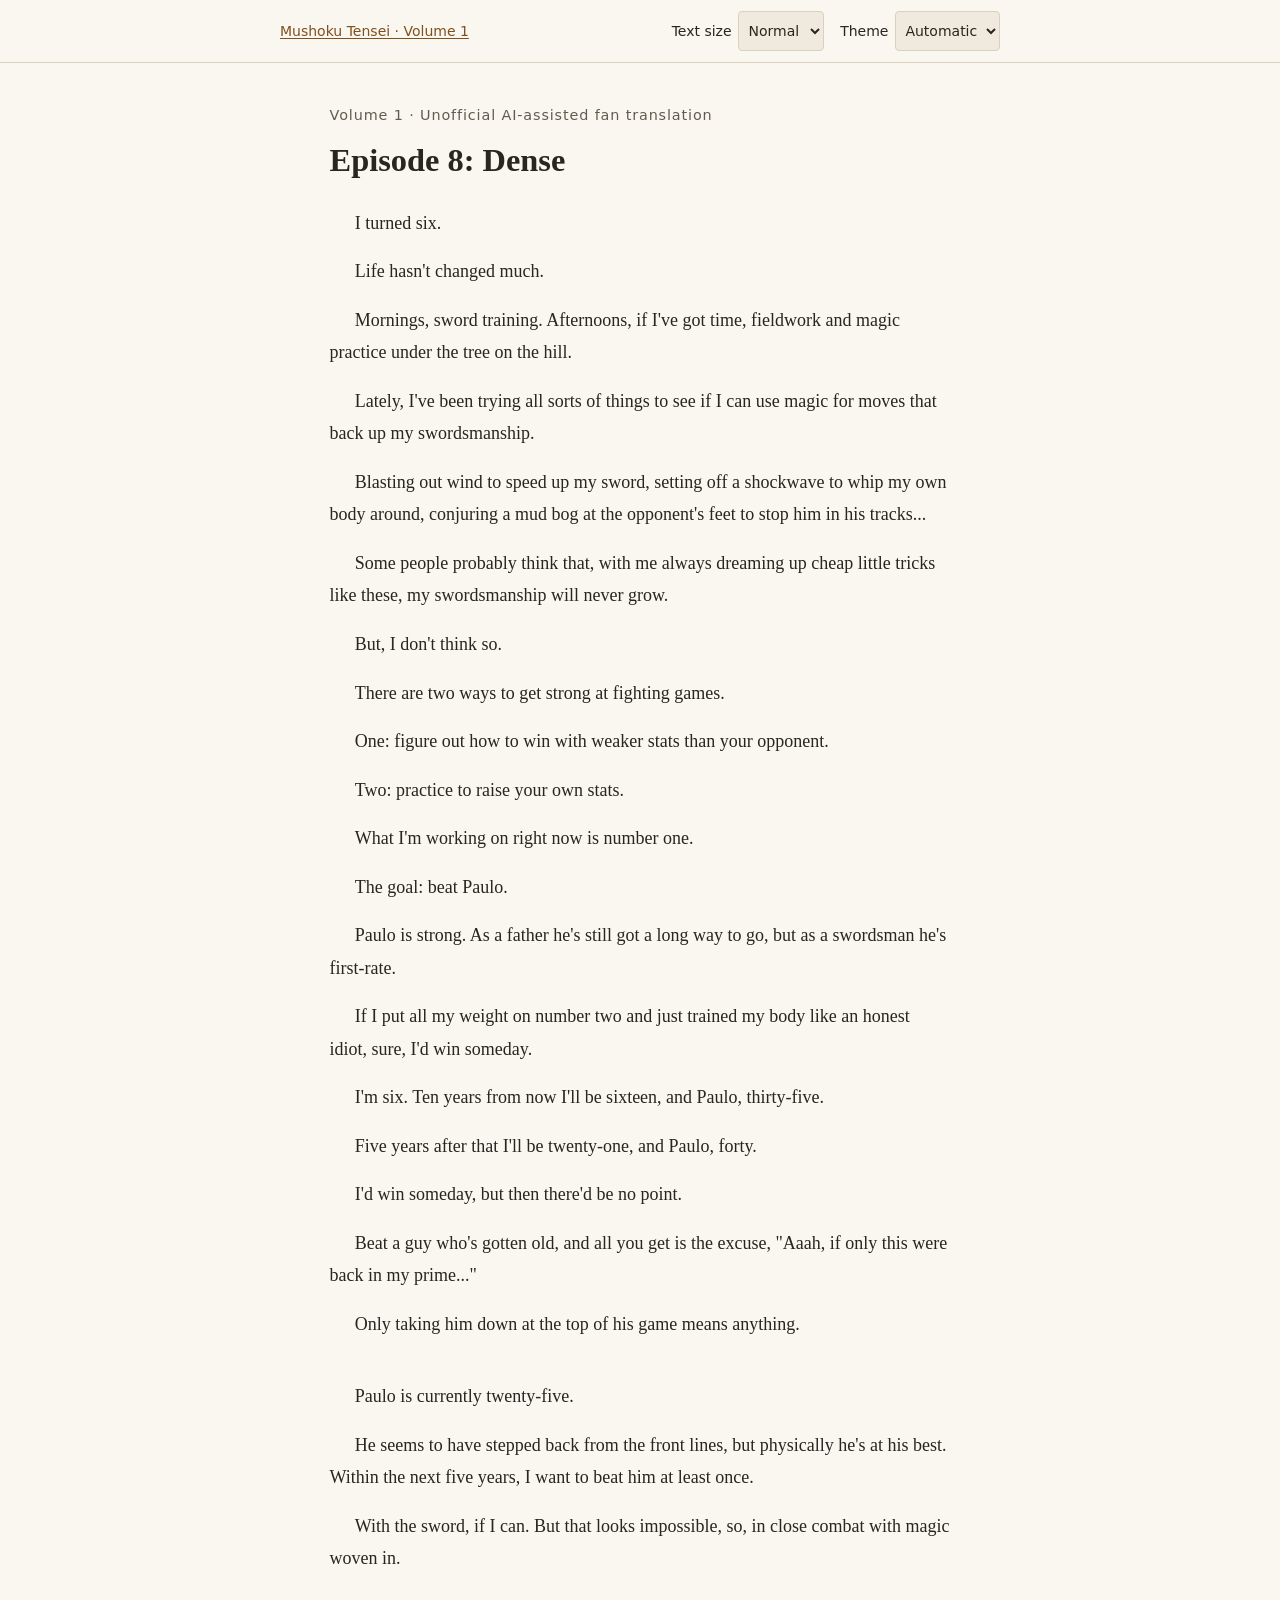
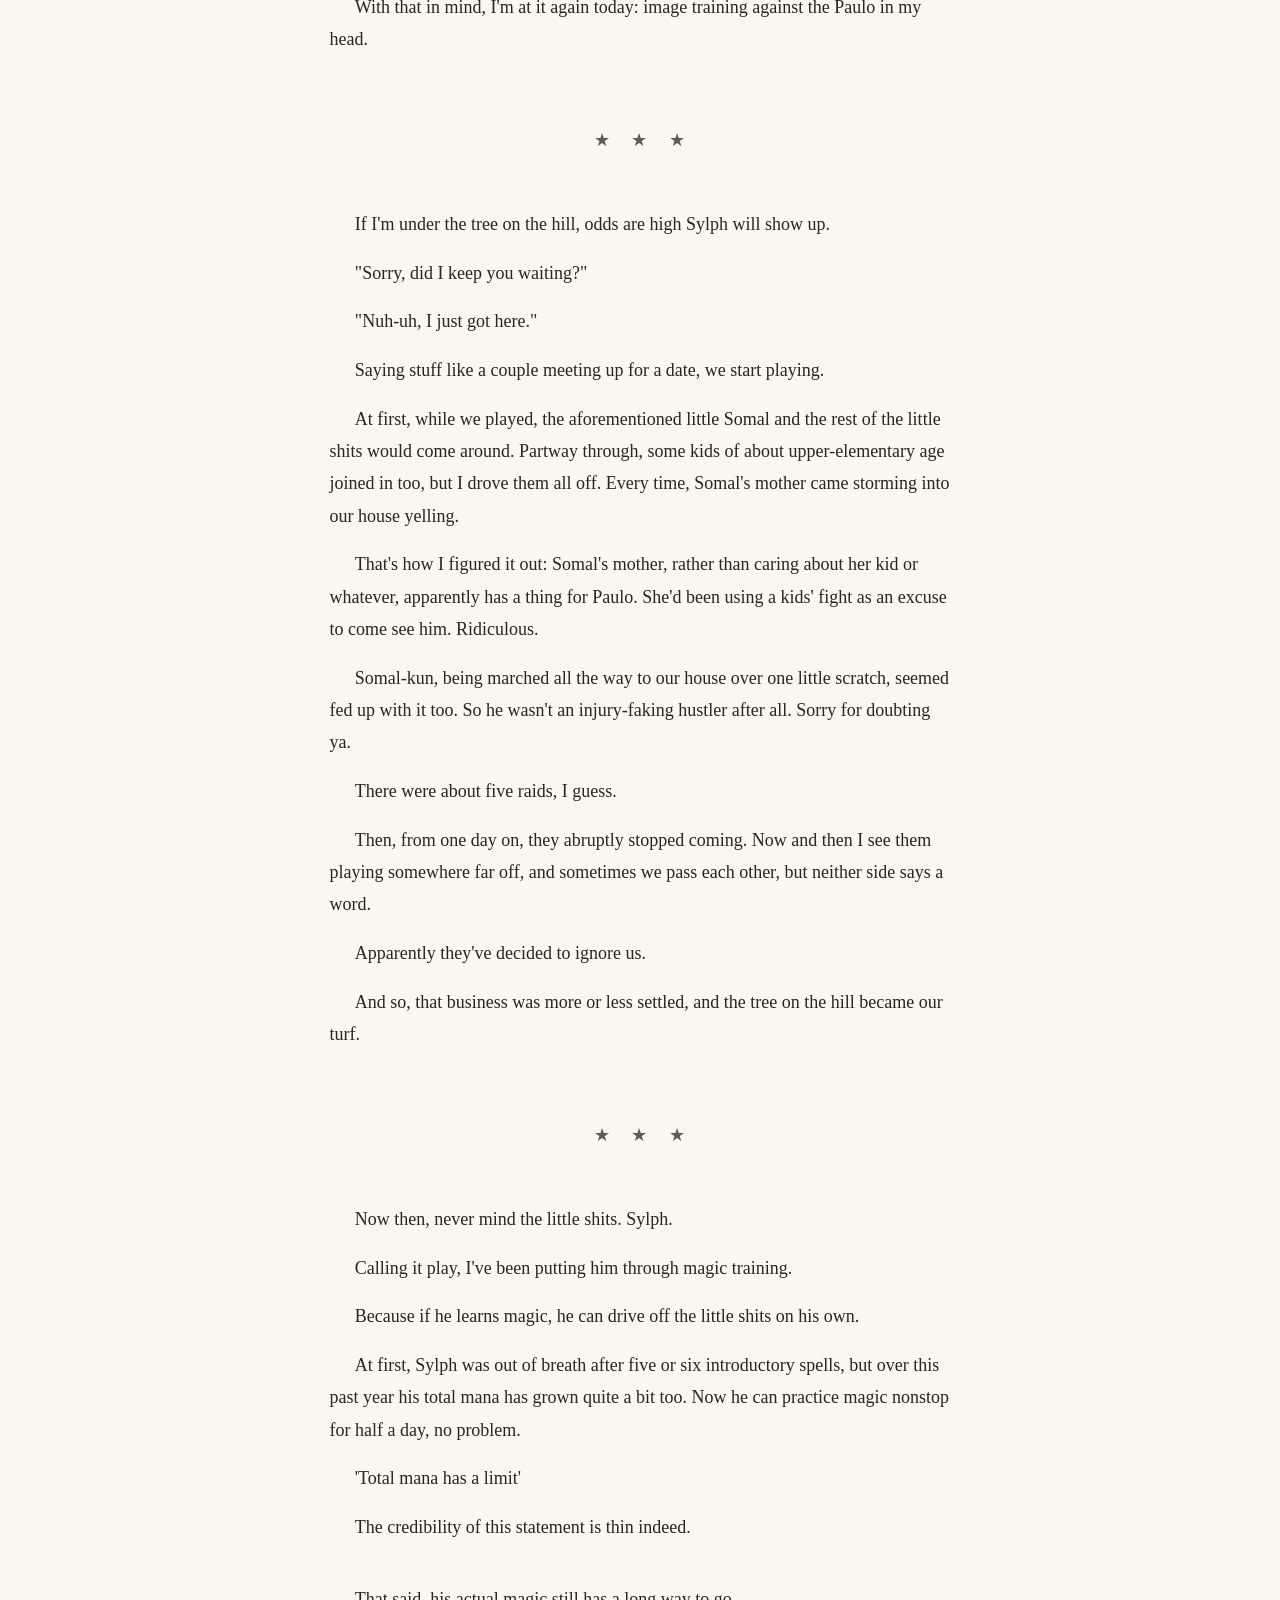
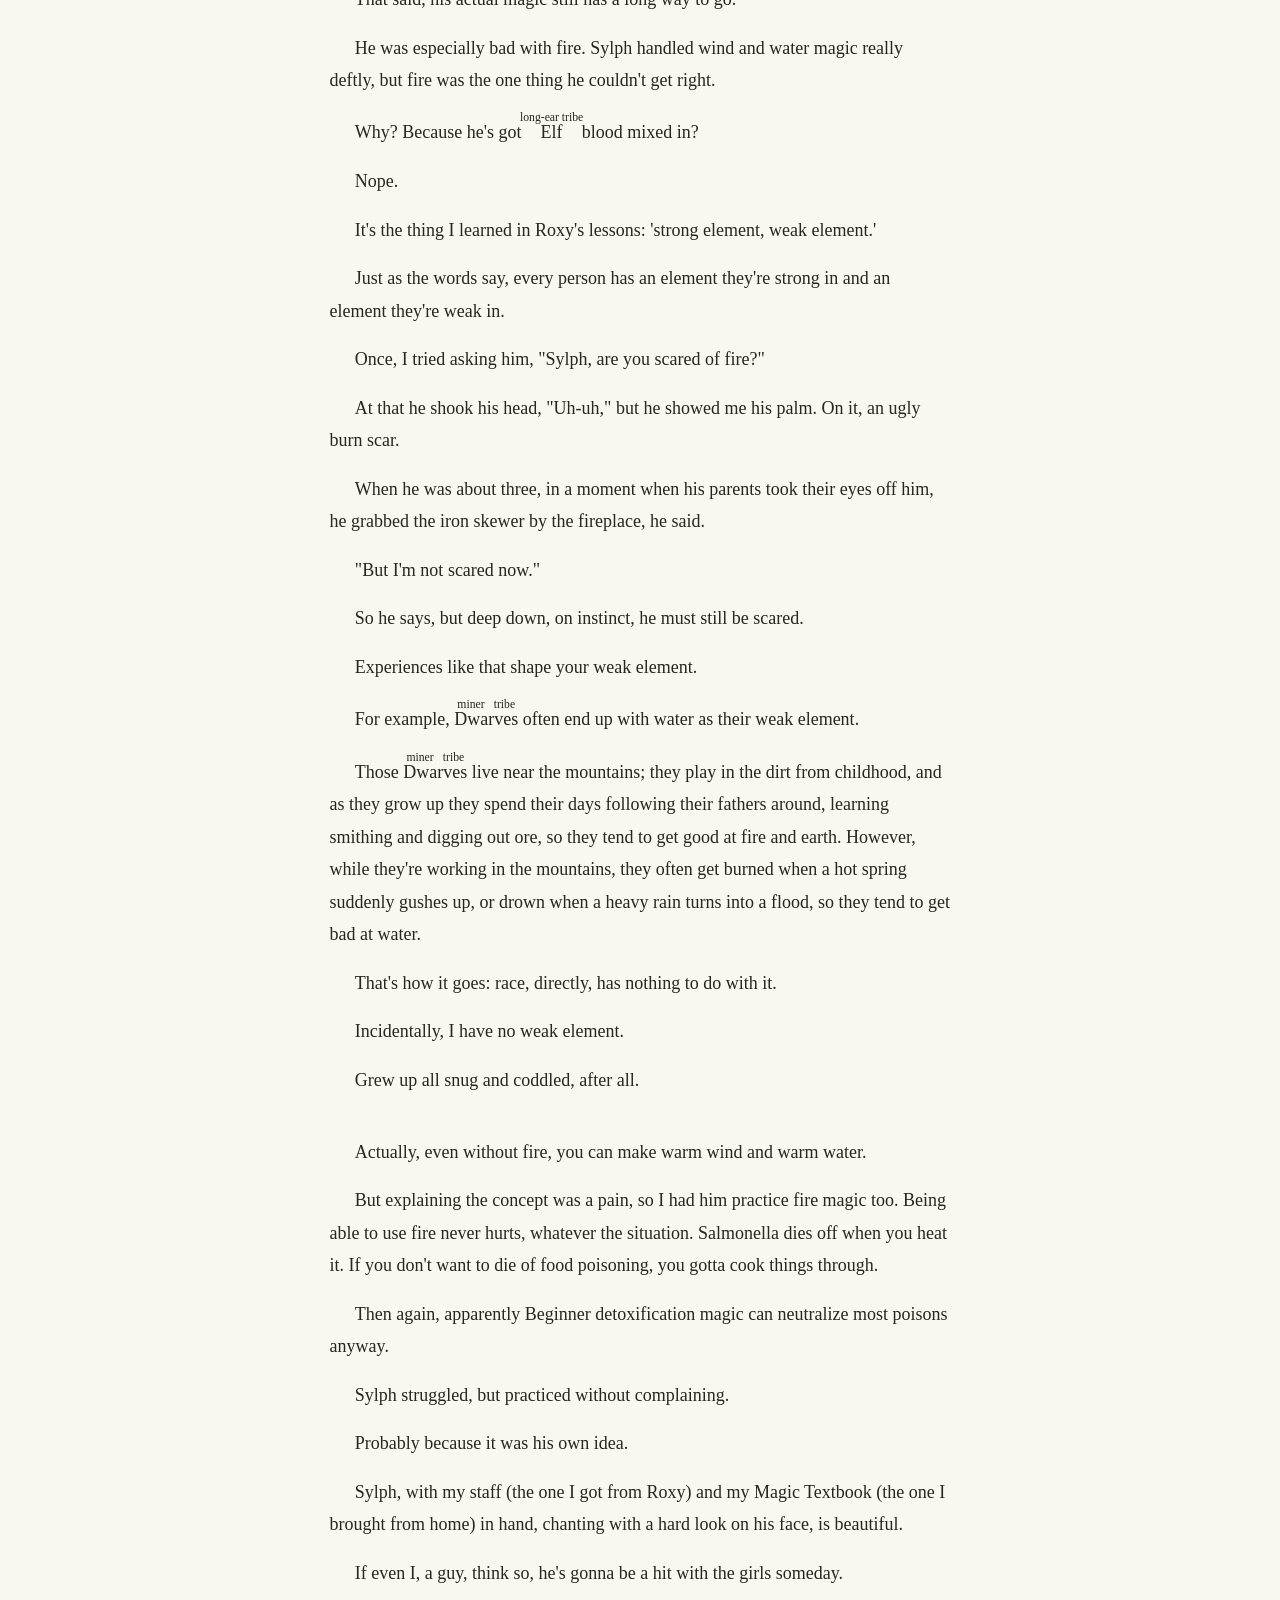
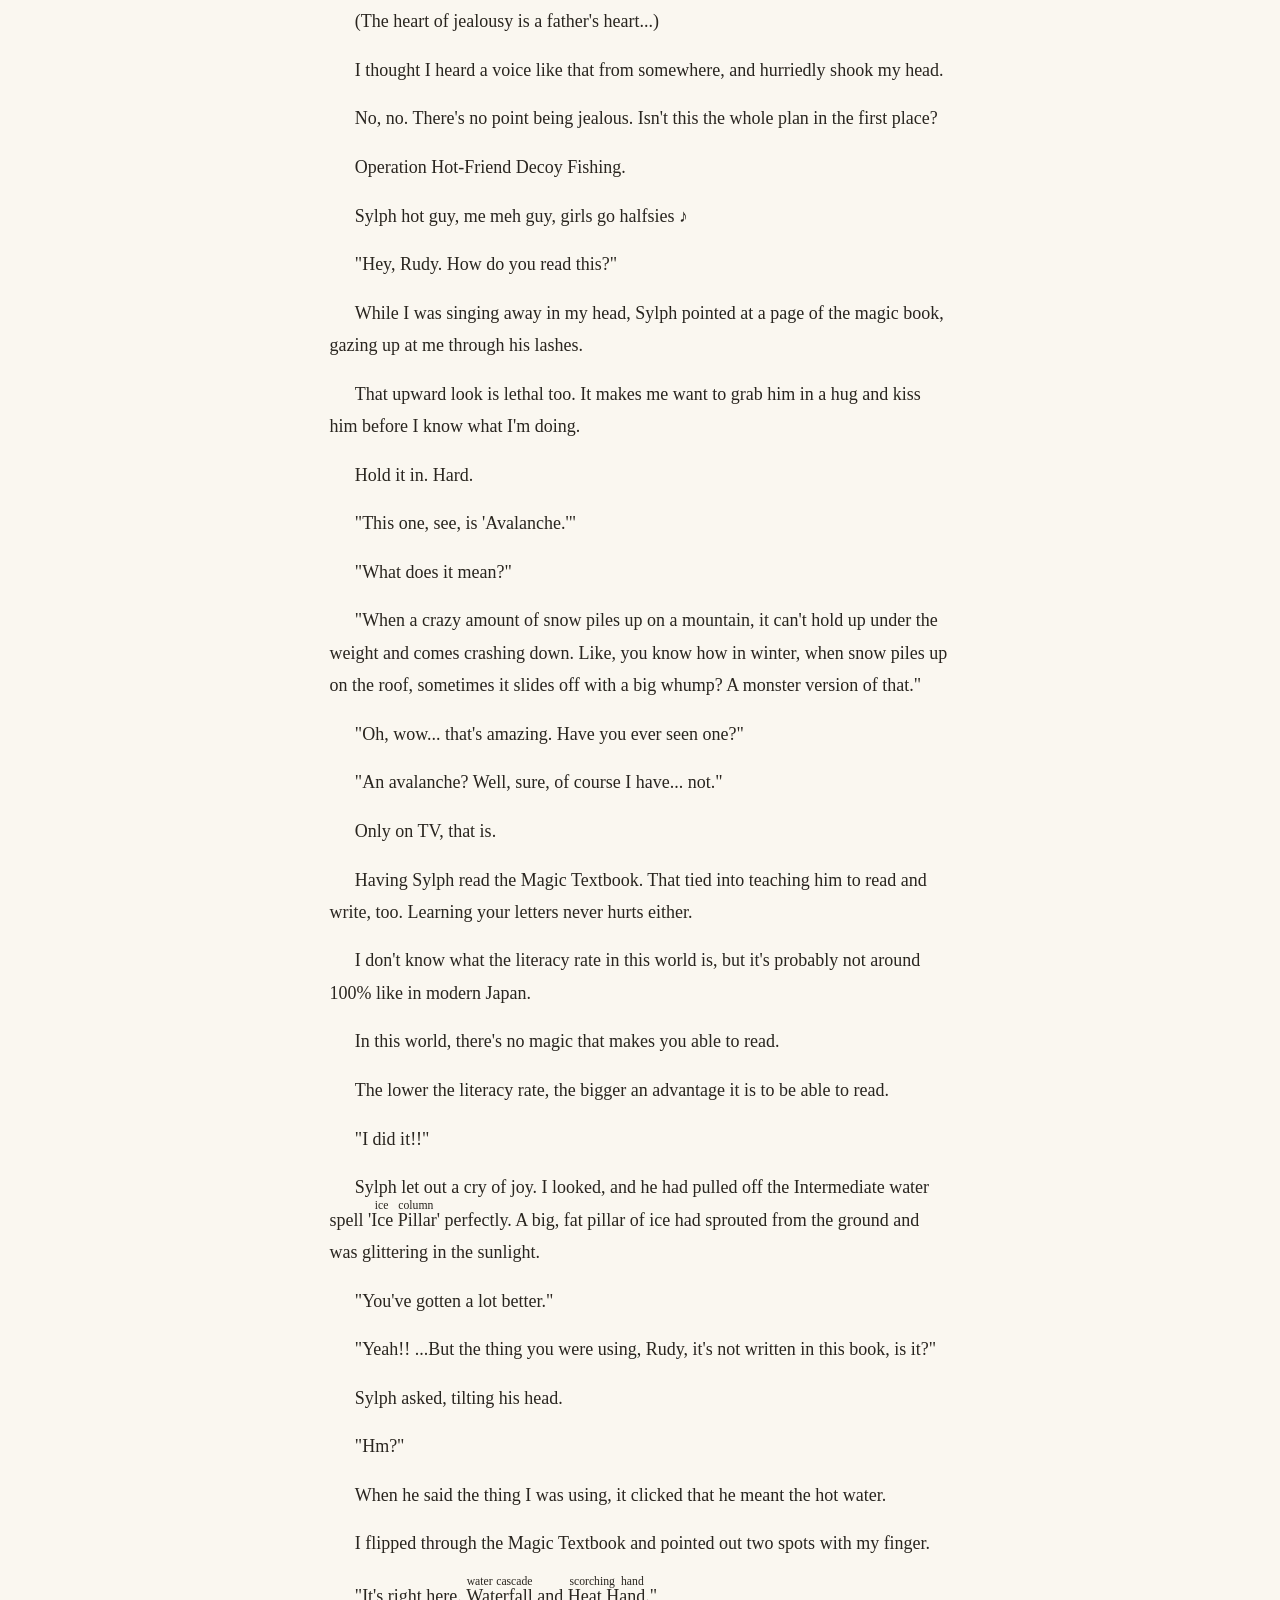
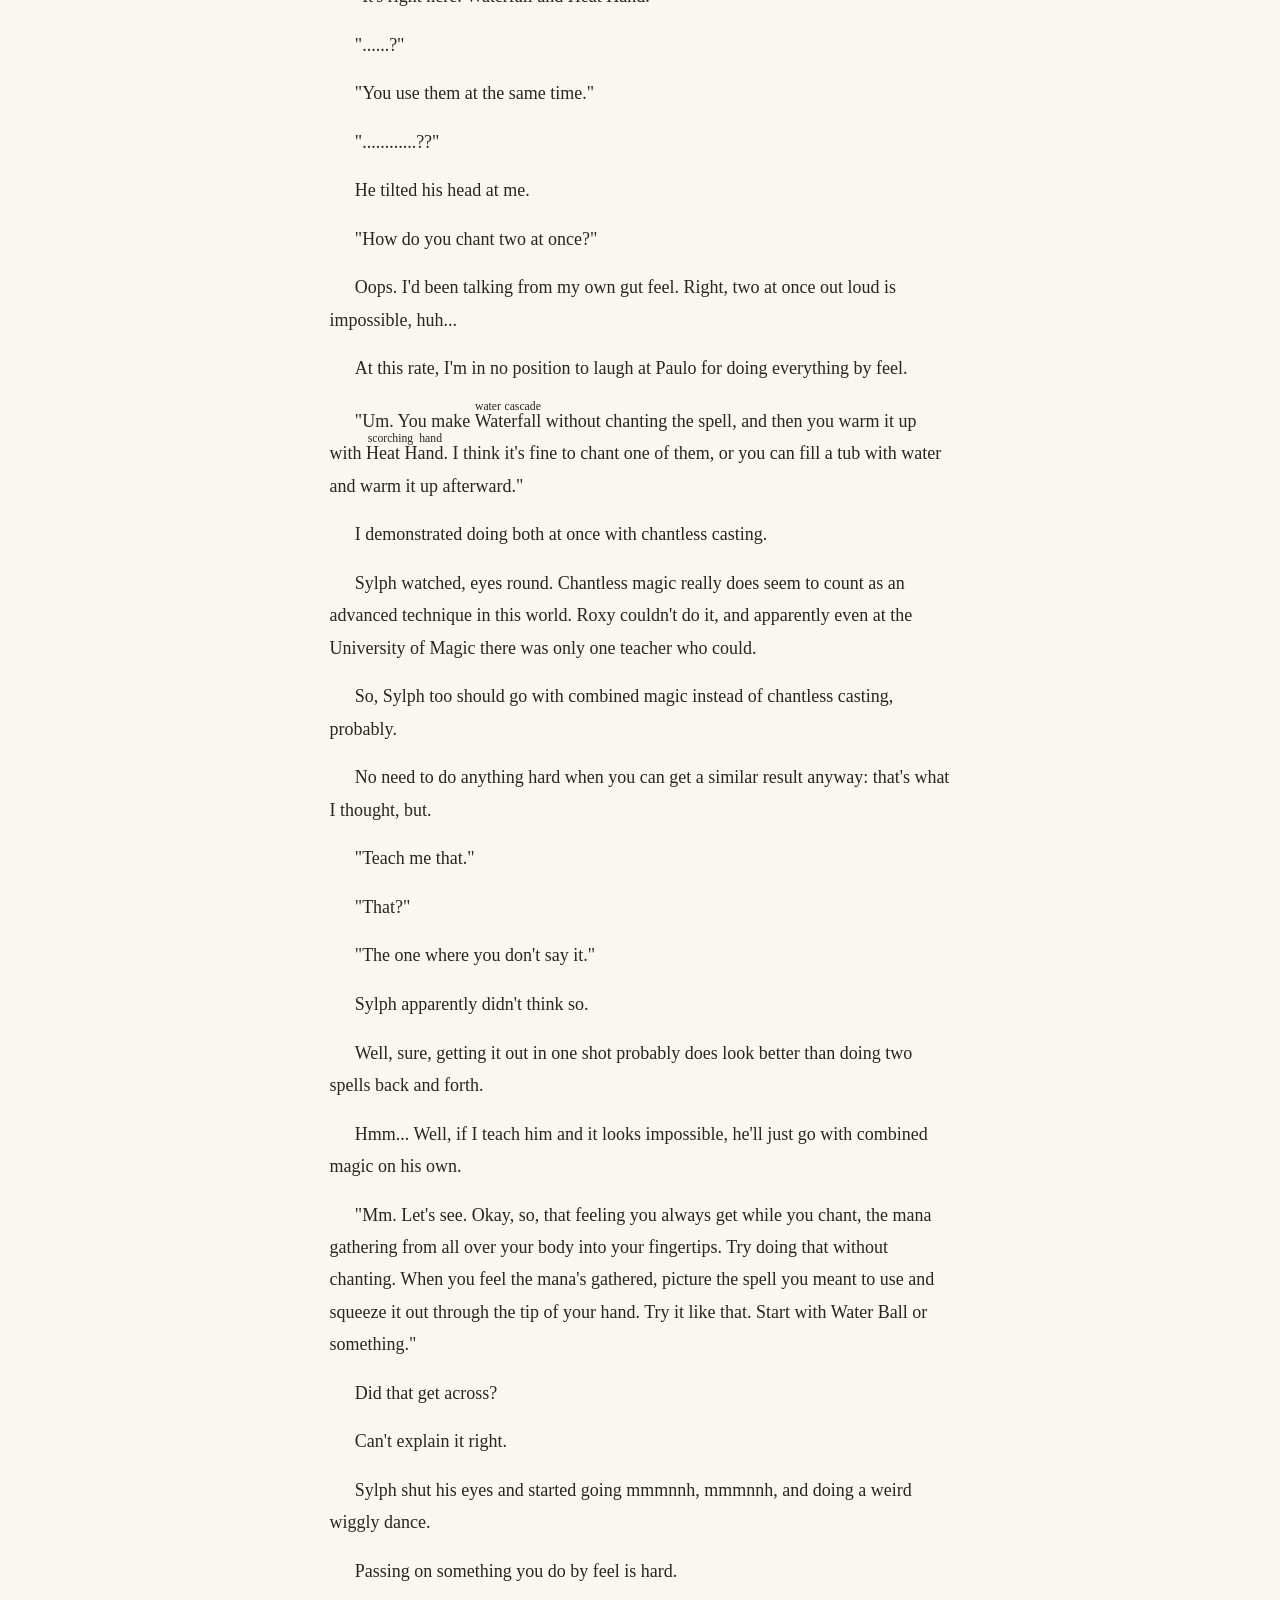
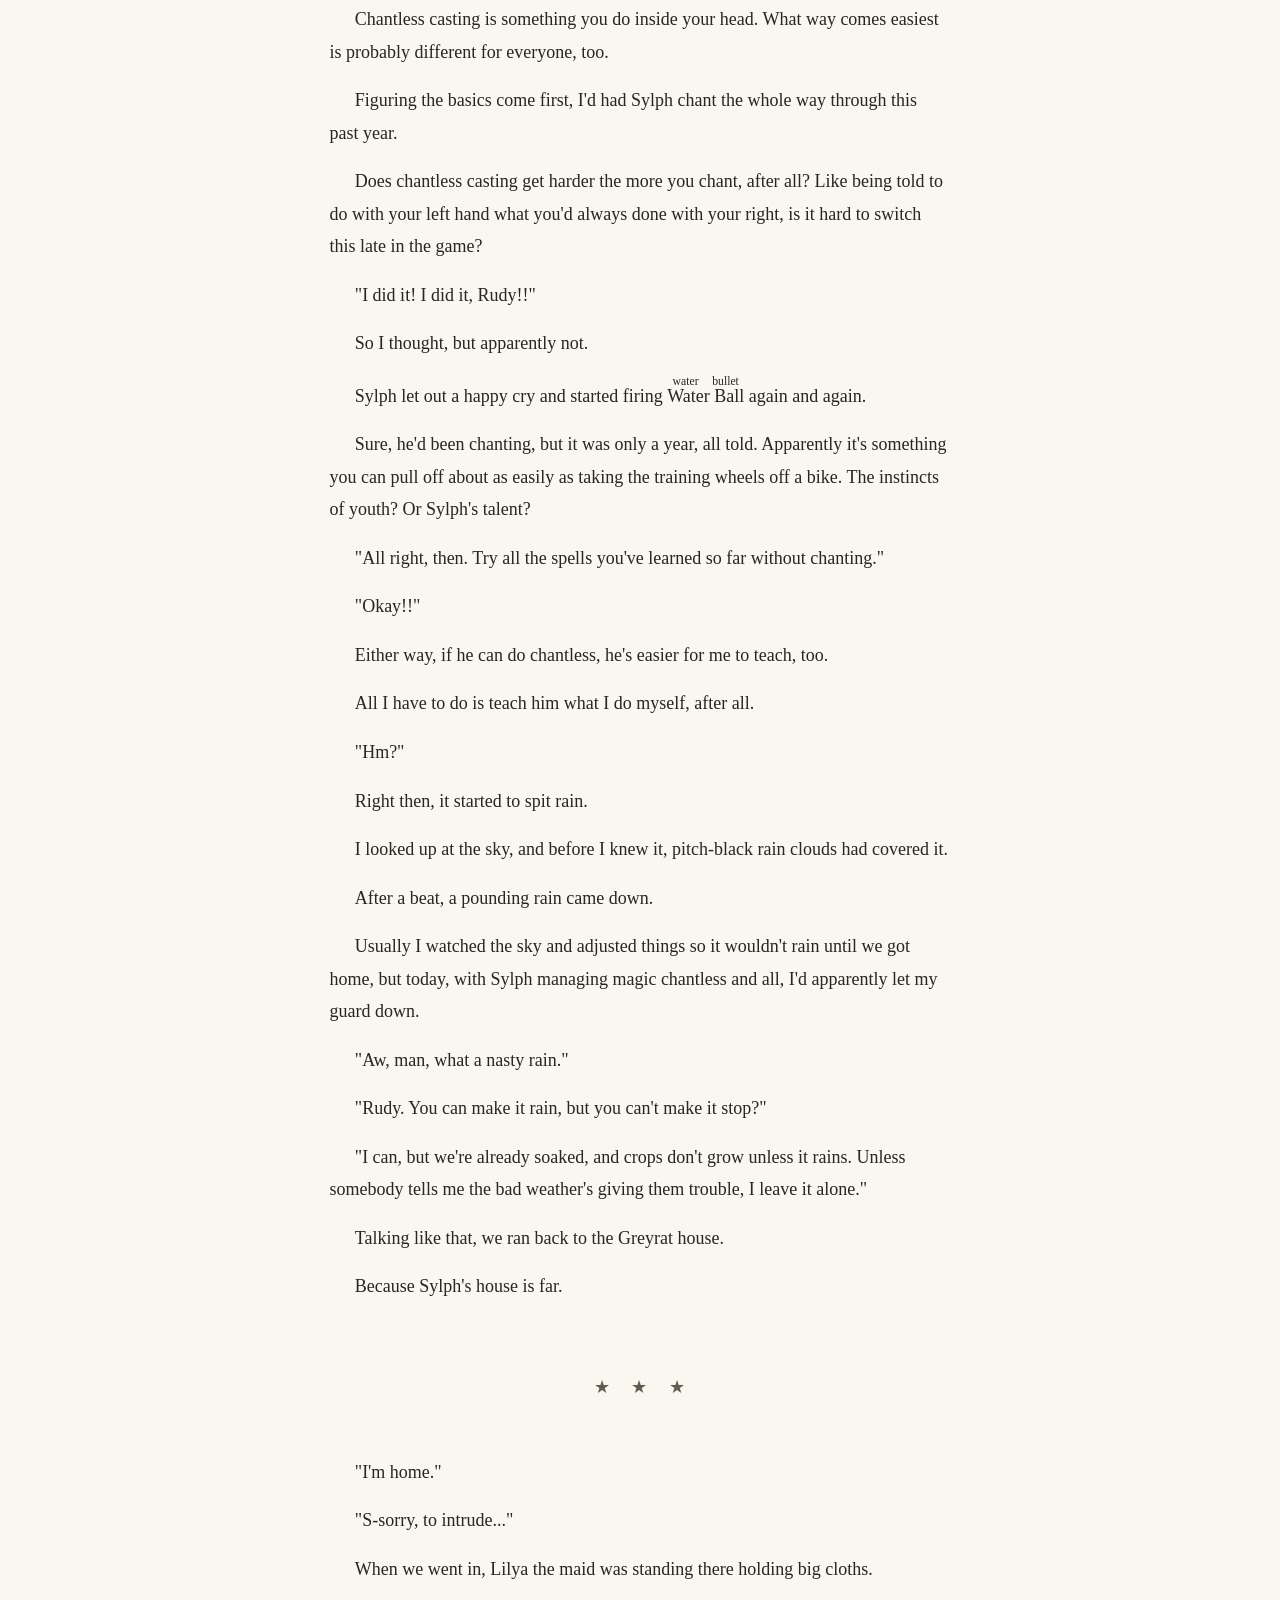
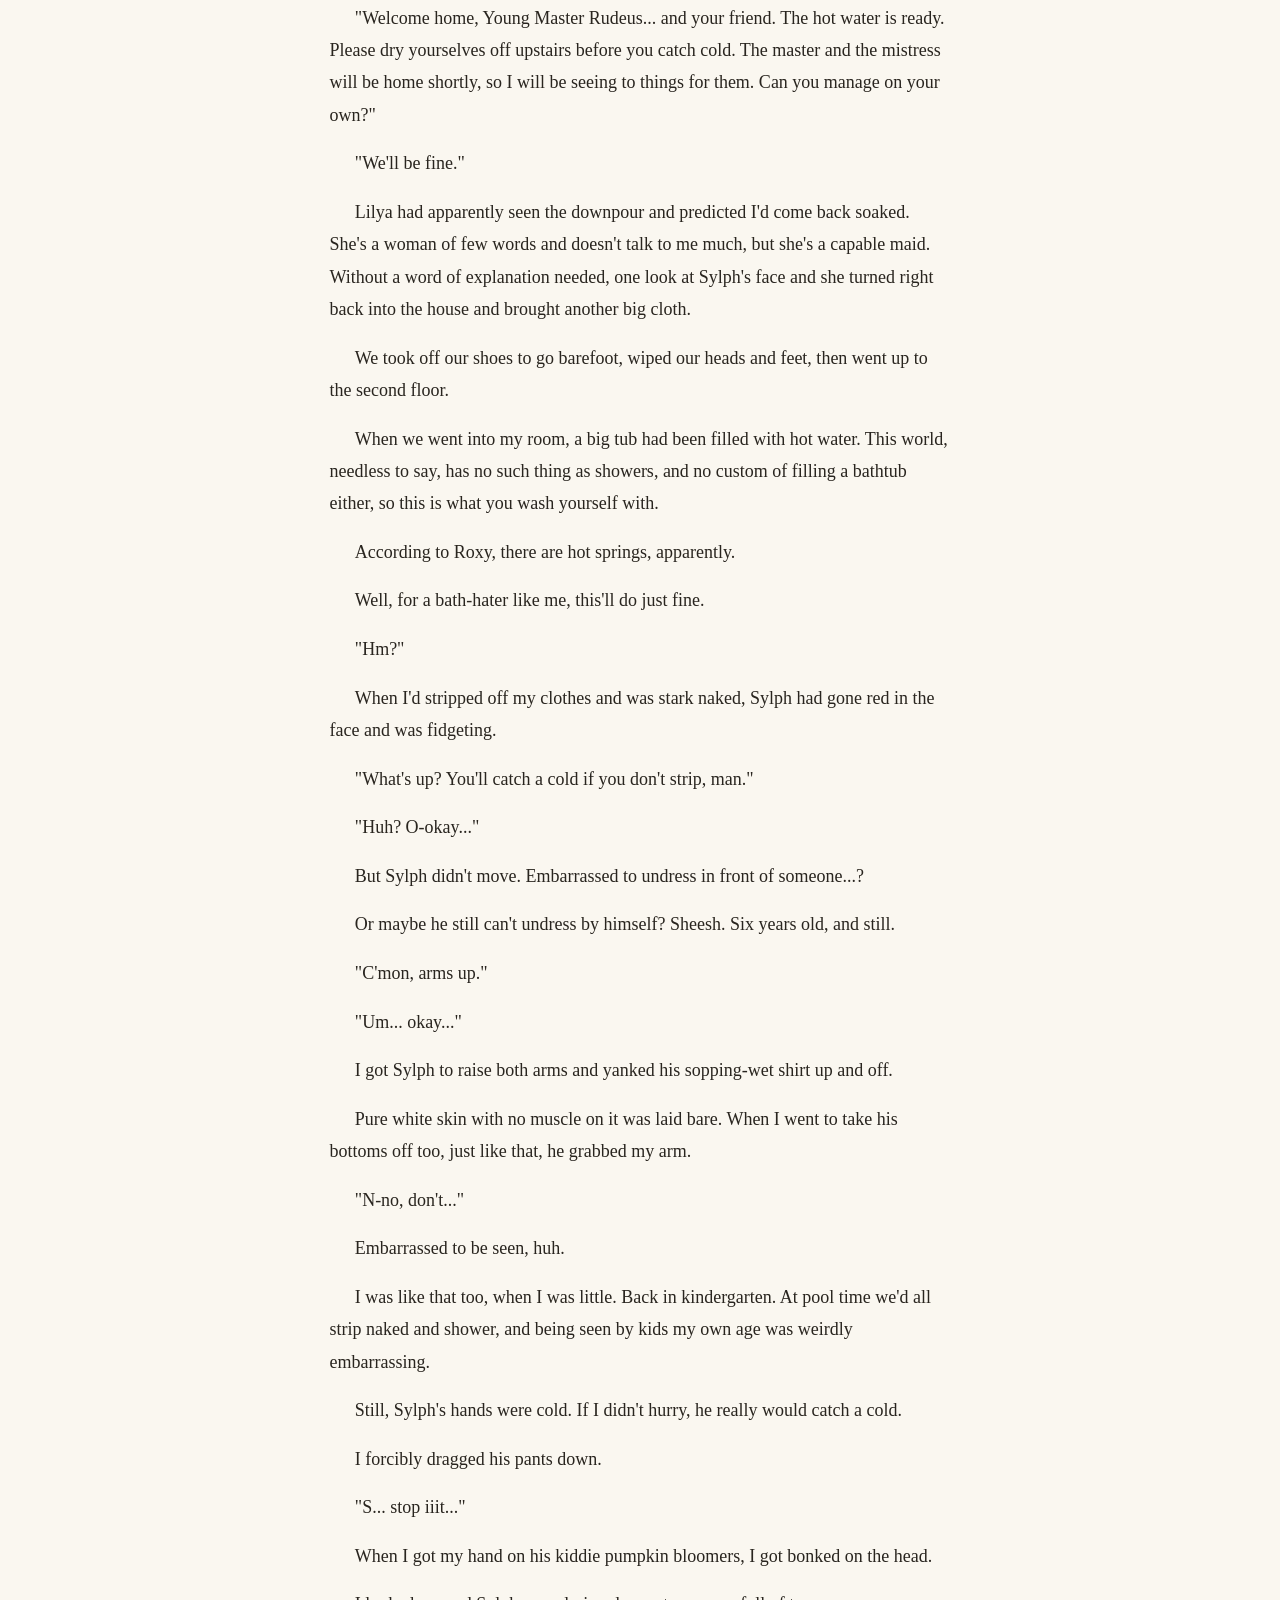
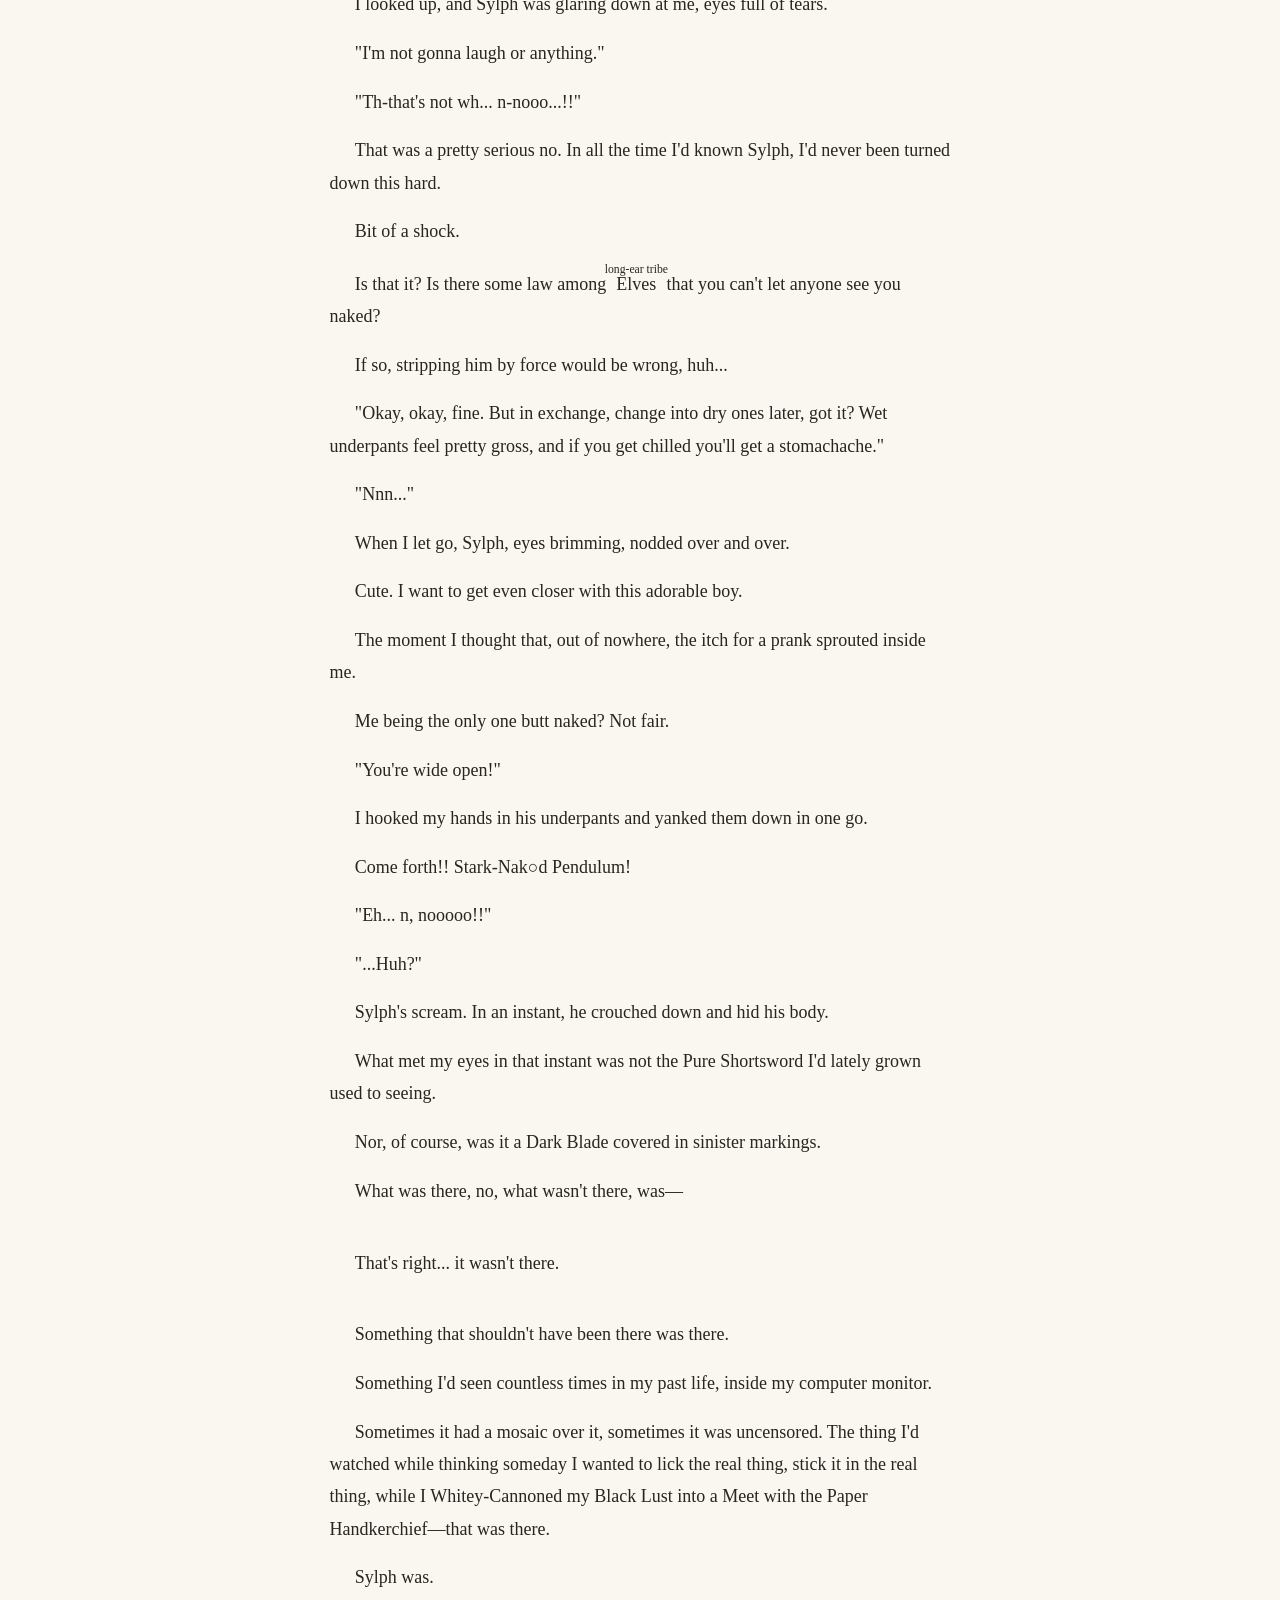
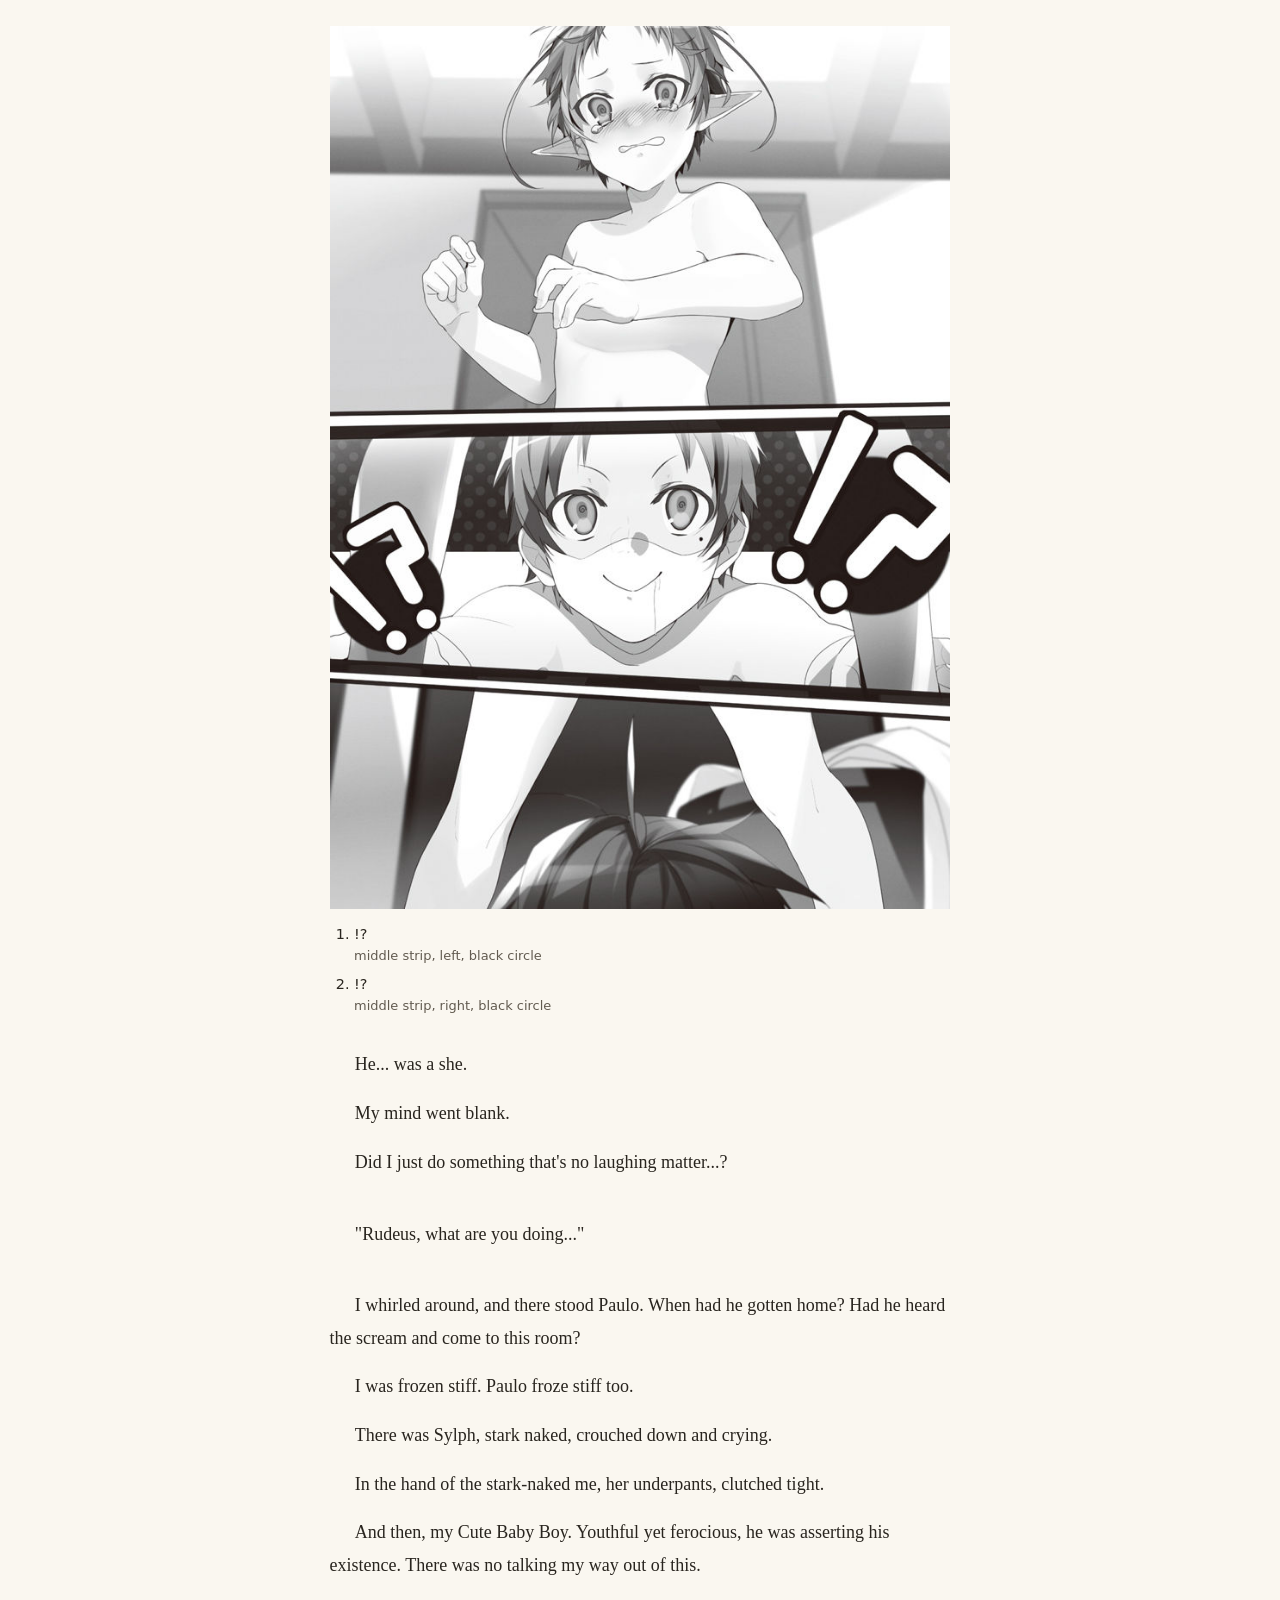
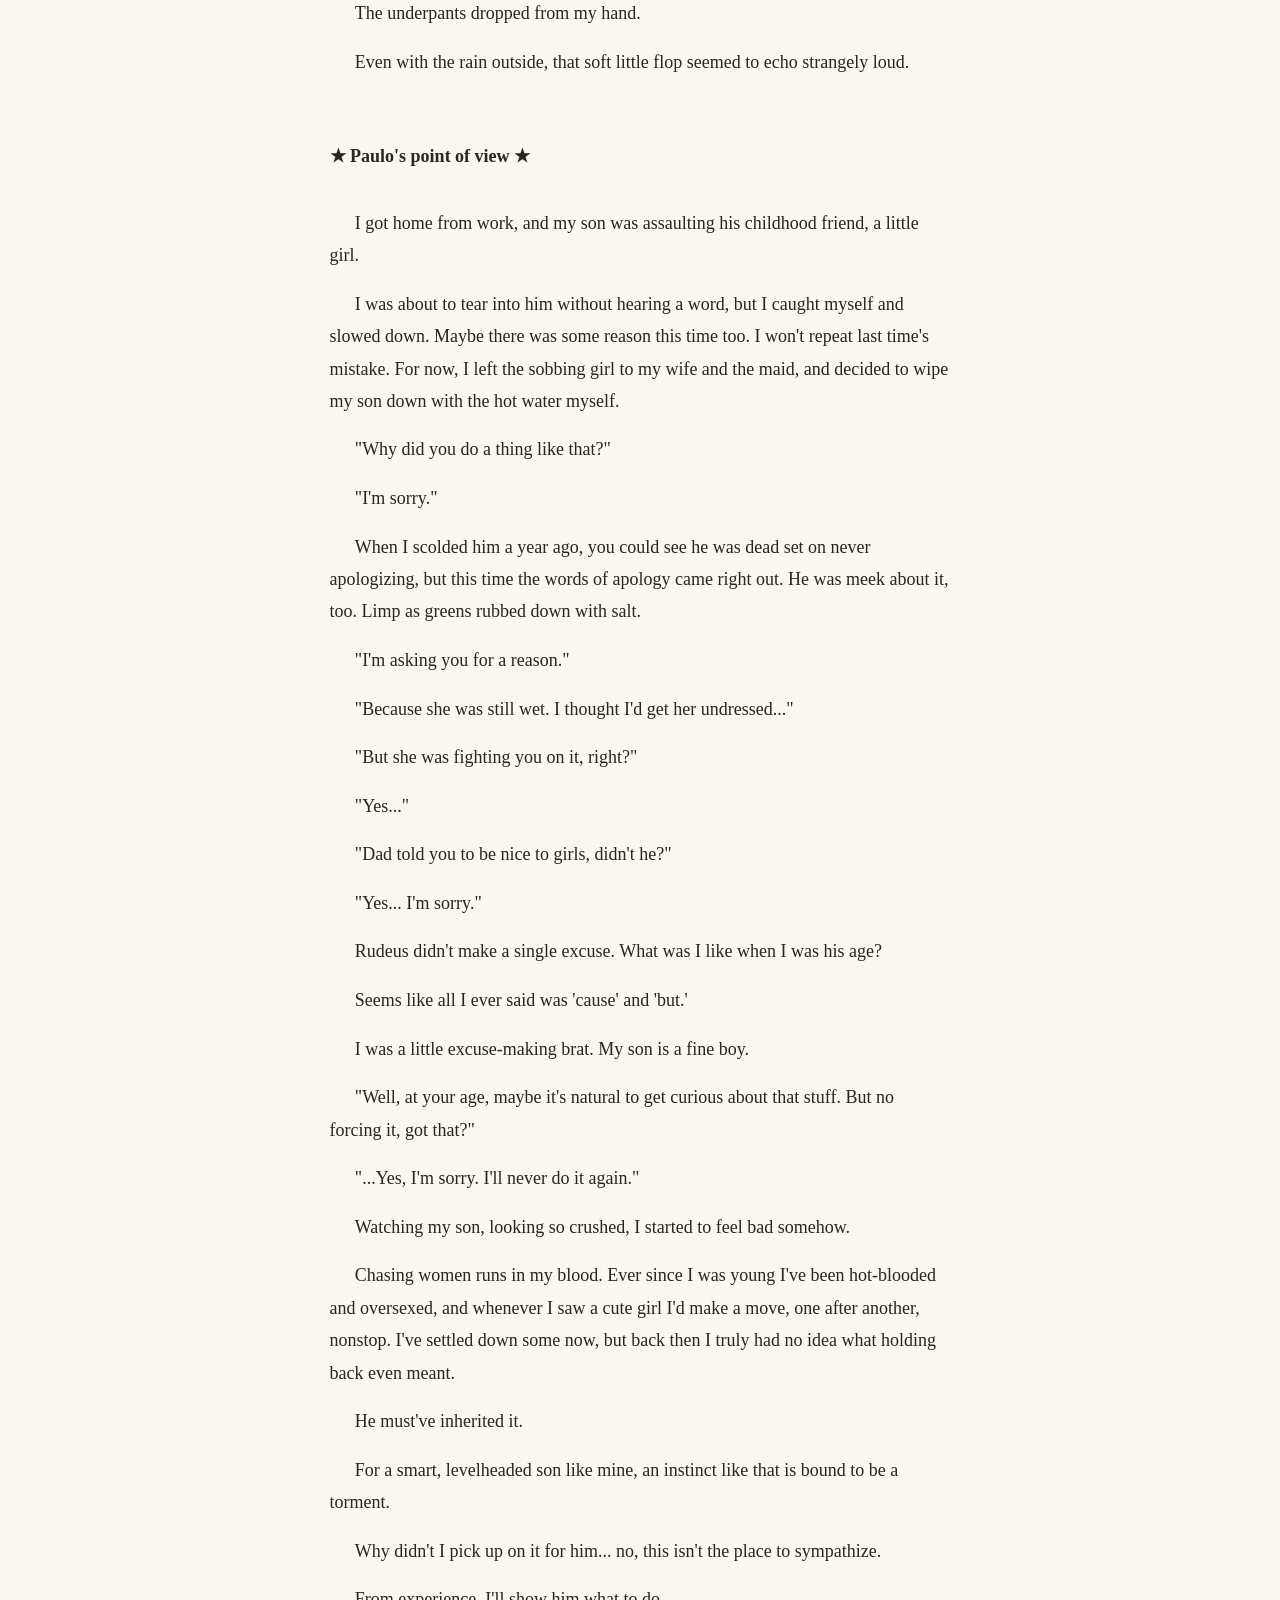
<file: vol01/ch08.html>
<!doctype html>
<html lang="en"><head><meta charset="utf-8"><meta name="viewport" content="width=device-width,initial-scale=1">
<title>Episode 8: Dense — Mushoku Tensei · Volume 1</title>
<link rel="stylesheet" href="../assets/reader.css"></head>
<body data-chapter="ch08" data-title="Episode 8: Dense"><a class="skip" href="#main">Skip to reading</a>
<header class="toolbar"><div class="toolbar-inner"><a class="toolbar-home" href="../index.html">Mushoku Tensei · Volume 1</a>
<label for="font-size">Text size <select id="font-size"><option value="100">Normal</option><option value="112">Larger</option><option value="125">Large</option><option value="140">Largest</option></select></label>
<label for="theme">Theme <select id="theme"><option value="auto">Automatic</option><option value="light">Light</option><option value="dark">Dark</option></select></label>
</div></header>
<main id="main"><p class="eyebrow">Volume 1 · Unofficial AI-assisted fan translation</p><h1>Episode 8: Dense</h1>
<p class="prose-row prose" id="v01.c08.p0001" data-kind="p">I turned six.</p>
<p class="prose-row prose" id="v01.c08.p0002" data-kind="p">Life hasn't changed much.</p>
<p class="prose-row prose" id="v01.c08.p0003" data-kind="p">Mornings, sword training. Afternoons, if I've got time, fieldwork and magic practice under the tree on the hill.</p>
<p class="prose-row prose" id="v01.c08.p0004" data-kind="p">Lately, I've been trying all sorts of things to see if I can use magic for moves that back up my swordsmanship.</p>
<p class="prose-row prose" id="v01.c08.p0005" data-kind="p">Blasting out wind to speed up my sword, setting off a shockwave to whip my own body around, conjuring a mud bog at the opponent's feet to stop him in his tracks...</p>
<p class="prose-row prose" id="v01.c08.p0006" data-kind="p">Some people probably think that, with me always dreaming up cheap little tricks like these, my swordsmanship will never grow.</p>
<p class="prose-row prose" id="v01.c08.p0007" data-kind="p">But, I don't think so.</p>
<p class="prose-row prose" id="v01.c08.p0008" data-kind="p">There are two ways to get strong at fighting games.</p>
<p class="prose-row prose" id="v01.c08.p0009" data-kind="p">One: figure out how to win with weaker stats than your opponent.</p>
<p class="prose-row prose" id="v01.c08.p0010" data-kind="p">Two: practice to raise your own stats.</p>
<p class="prose-row prose" id="v01.c08.p0011" data-kind="p">What I'm working on right now is number one.</p>
<p class="prose-row prose" id="v01.c08.p0012" data-kind="p">The goal: beat Paulo.</p>
<p class="prose-row prose" id="v01.c08.p0013" data-kind="p">Paulo is strong. As a father he's still got a long way to go, but as a swordsman he's first-rate.</p>
<p class="prose-row prose" id="v01.c08.p0014" data-kind="p">If I put all my weight on number two and just trained my body like an honest idiot, sure, I'd win someday.</p>
<p class="prose-row prose" id="v01.c08.p0015" data-kind="p">I'm six. Ten years from now I'll be sixteen, and Paulo, thirty-five.</p>
<p class="prose-row prose" id="v01.c08.p0016" data-kind="p">Five years after that I'll be twenty-one, and Paulo, forty.</p>
<p class="prose-row prose" id="v01.c08.p0017" data-kind="p">I'd win someday, but then there'd be no point.</p>
<p class="prose-row prose" id="v01.c08.p0018" data-kind="p">Beat a guy who's gotten old, and all you get is the excuse, "Aaah, if only this were back in my prime..."</p>
<p class="prose-row prose" id="v01.c08.p0019" data-kind="p">Only taking him down at the top of his game means anything.</p>
<div class="blank" id="v01.c08.p0020" data-kind="blank" aria-hidden="true"></div>
<p class="prose-row prose" id="v01.c08.p0021" data-kind="p">Paulo is currently twenty-five.</p>
<p class="prose-row prose" id="v01.c08.p0022" data-kind="p">He seems to have stepped back from the front lines, but physically he's at his best. Within the next five years, I want to beat him at least once.</p>
<p class="prose-row prose" id="v01.c08.p0023" data-kind="p">With the sword, if I can. But that looks impossible, so, in close combat with magic woven in.</p>
<p class="prose-row prose" id="v01.c08.p0024" data-kind="p">With that in mind, I'm at it again today: image training against the Paulo in my head.</p>
<div class="blank" id="v01.c08.p0025" data-kind="blank" aria-hidden="true"></div>
<div class="scene-break" id="v01.c08.p0026" data-kind="break" role="separator" aria-label="Scene break">★　★　★</div>
<div class="blank" id="v01.c08.p0027" data-kind="blank" aria-hidden="true"></div>
<p class="prose-row prose" id="v01.c08.p0028" data-kind="p">If I'm under the tree on the hill, odds are high Sylph will show up.</p>
<p class="prose-row prose" id="v01.c08.p0029" data-kind="p">"Sorry, did I keep you waiting?"</p>
<p class="prose-row prose" id="v01.c08.p0030" data-kind="p">"Nuh-uh, I just got here."</p>
<p class="prose-row prose" id="v01.c08.p0031" data-kind="p">Saying stuff like a couple meeting up for a date, we start playing.</p>
<p class="prose-row prose" id="v01.c08.p0032" data-kind="p">At first, while we played, the aforementioned little Somal and the rest of the little shits would come around. Partway through, some kids of about upper-elementary age joined in too, but I drove them all off. Every time, Somal's mother came storming into our house yelling.</p>
<p class="prose-row prose" id="v01.c08.p0033" data-kind="p">That's how I figured it out: Somal's mother, rather than caring about her kid or whatever, apparently has a thing for Paulo. She'd been using a kids' fight as an excuse to come see him. Ridiculous.</p>
<p class="prose-row prose" id="v01.c08.p0034" data-kind="p">Somal-kun, being marched all the way to our house over one little scratch, seemed fed up with it too. So he wasn't an injury-faking hustler after all. Sorry for doubting ya.</p>
<p class="prose-row prose" id="v01.c08.p0035" data-kind="p">There were about five raids, I guess.</p>
<p class="prose-row prose" id="v01.c08.p0036" data-kind="p">Then, from one day on, they abruptly stopped coming. Now and then I see them playing somewhere far off, and sometimes we pass each other, but neither side says a word.</p>
<p class="prose-row prose" id="v01.c08.p0037" data-kind="p">Apparently they've decided to ignore us.</p>
<p class="prose-row prose" id="v01.c08.p0038" data-kind="p">And so, that business was more or less settled, and the tree on the hill became our turf.</p>
<div class="blank" id="v01.c08.p0039" data-kind="blank" aria-hidden="true"></div>
<div class="scene-break" id="v01.c08.p0040" data-kind="break" role="separator" aria-label="Scene break">★　★　★</div>
<div class="blank" id="v01.c08.p0041" data-kind="blank" aria-hidden="true"></div>
<p class="prose-row prose" id="v01.c08.p0042" data-kind="p">Now then, never mind the little shits. Sylph.</p>
<p class="prose-row prose" id="v01.c08.p0043" data-kind="p">Calling it play, I've been putting him through magic training.</p>
<p class="prose-row prose" id="v01.c08.p0044" data-kind="p">Because if he learns magic, he can drive off the little shits on his own.</p>
<p class="prose-row prose" id="v01.c08.p0045" data-kind="p">At first, Sylph was out of breath after five or six introductory spells, but over this past year his total mana has grown quite a bit too. Now he can practice magic nonstop for half a day, no problem.</p>
<p class="prose-row prose" id="v01.c08.p0046" data-kind="p">'Total mana has a limit'</p>
<p class="prose-row prose" id="v01.c08.p0047" data-kind="p">The credibility of this statement is thin indeed.</p>
<div class="blank" id="v01.c08.p0048" data-kind="blank" aria-hidden="true"></div>
<p class="prose-row prose" id="v01.c08.p0049" data-kind="p">That said, his actual magic still has a long way to go.</p>
<p class="prose-row prose" id="v01.c08.p0050" data-kind="p">He was especially bad with fire. Sylph handled wind and water magic really deftly, but fire was the one thing he couldn't get right.</p>
<p class="prose-row prose" id="v01.c08.p0051" data-kind="p">Why? Because he's got <ruby>Elf<rt>long-ear tribe</rt></ruby> blood mixed in?</p>
<p class="prose-row prose" id="v01.c08.p0052" data-kind="p">Nope.</p>
<p class="prose-row prose" id="v01.c08.p0053" data-kind="p">It's the thing I learned in Roxy's lessons: 'strong element, weak element.'</p>
<p class="prose-row prose" id="v01.c08.p0054" data-kind="p">Just as the words say, every person has an element they're strong in and an element they're weak in.</p>
<p class="prose-row prose" id="v01.c08.p0055" data-kind="p">Once, I tried asking him, "Sylph, are you scared of fire?"</p>
<p class="prose-row prose" id="v01.c08.p0056" data-kind="p">At that he shook his head, "Uh-uh," but he showed me his palm. On it, an ugly burn scar.</p>
<p class="prose-row prose" id="v01.c08.p0057" data-kind="p">When he was about three, in a moment when his parents took their eyes off him, he grabbed the iron skewer by the fireplace, he said.</p>
<p class="prose-row prose" id="v01.c08.p0058" data-kind="p">"But I'm not scared now."</p>
<p class="prose-row prose" id="v01.c08.p0059" data-kind="p">So he says, but deep down, on instinct, he must still be scared.</p>
<p class="prose-row prose" id="v01.c08.p0060" data-kind="p">Experiences like that shape your weak element.</p>
<p class="prose-row prose" id="v01.c08.p0061" data-kind="p">For example, <ruby>Dwarves<rt>miner tribe</rt></ruby> often end up with water as their weak element.</p>
<p class="prose-row prose" id="v01.c08.p0062" data-kind="p">Those <ruby>Dwarves<rt>miner tribe</rt></ruby> live near the mountains; they play in the dirt from childhood, and as they grow up they spend their days following their fathers around, learning smithing and digging out ore, so they tend to get good at fire and earth. However, while they're working in the mountains, they often get burned when a hot spring suddenly gushes up, or drown when a heavy rain turns into a flood, so they tend to get bad at water.</p>
<p class="prose-row prose" id="v01.c08.p0063" data-kind="p">That's how it goes: race, directly, has nothing to do with it.</p>
<p class="prose-row prose" id="v01.c08.p0064" data-kind="p">Incidentally, I have no weak element.</p>
<p class="prose-row prose" id="v01.c08.p0065" data-kind="p">Grew up all snug and coddled, after all.</p>
<div class="blank" id="v01.c08.p0066" data-kind="blank" aria-hidden="true"></div>
<p class="prose-row prose" id="v01.c08.p0067" data-kind="p">Actually, even without fire, you can make warm wind and warm water.</p>
<p class="prose-row prose" id="v01.c08.p0068" data-kind="p">But explaining the concept was a pain, so I had him practice fire magic too. Being able to use fire never hurts, whatever the situation. Salmonella dies off when you heat it. If you don't want to die of food poisoning, you gotta cook things through.</p>
<p class="prose-row prose" id="v01.c08.p0069" data-kind="p">Then again, apparently Beginner detoxification magic can neutralize most poisons anyway.</p>
<p class="prose-row prose" id="v01.c08.p0070" data-kind="p">Sylph struggled, but practiced without complaining.</p>
<p class="prose-row prose" id="v01.c08.p0071" data-kind="p">Probably because it was his own idea.</p>
<p class="prose-row prose" id="v01.c08.p0072" data-kind="p">Sylph, with my staff (the one I got from Roxy) and my Magic Textbook (the one I brought from home) in hand, chanting with a hard look on his face, is beautiful.</p>
<p class="prose-row prose" id="v01.c08.p0073" data-kind="p">If even I, a guy, think so, he's gonna be a hit with the girls someday.</p>
<p class="prose-row prose" id="v01.c08.p0074" data-kind="p">(The heart of jealousy is a father's heart...)</p>
<p class="prose-row prose" id="v01.c08.p0075" data-kind="p">I thought I heard a voice like that from somewhere, and hurriedly shook my head.</p>
<p class="prose-row prose" id="v01.c08.p0076" data-kind="p">No, no. There's no point being jealous. Isn't this the whole plan in the first place?</p>
<p class="prose-row prose" id="v01.c08.p0077" data-kind="p">Operation Hot-Friend Decoy Fishing.</p>
<p class="prose-row prose" id="v01.c08.p0078" data-kind="p">Sylph hot guy, me meh guy, girls go halfsies ♪</p>
<p class="prose-row prose" id="v01.c08.p0079" data-kind="p">"Hey, Rudy. How do you read this?"</p>
<p class="prose-row prose" id="v01.c08.p0080" data-kind="p">While I was singing away in my head, Sylph pointed at a page of the magic book, gazing up at me through his lashes.</p>
<p class="prose-row prose" id="v01.c08.p0081" data-kind="p">That upward look is lethal too. It makes me want to grab him in a hug and kiss him before I know what I'm doing.</p>
<p class="prose-row prose" id="v01.c08.p0082" data-kind="p">Hold it in. Hard.</p>
<p class="prose-row prose" id="v01.c08.p0083" data-kind="p">"This one, see, is 'Avalanche.'"</p>
<p class="prose-row prose" id="v01.c08.p0084" data-kind="p">"What does it mean?"</p>
<p class="prose-row prose" id="v01.c08.p0085" data-kind="p">"When a crazy amount of snow piles up on a mountain, it can't hold up under the weight and comes crashing down. Like, you know how in winter, when snow piles up on the roof, sometimes it slides off with a big whump? A monster version of that."</p>
<p class="prose-row prose" id="v01.c08.p0086" data-kind="p">"Oh, wow... that's amazing. Have you ever seen one?"</p>
<p class="prose-row prose" id="v01.c08.p0087" data-kind="p">"An avalanche? Well, sure, of course I have... not."</p>
<p class="prose-row prose" id="v01.c08.p0088" data-kind="p">Only on TV, that is.</p>
<p class="prose-row prose" id="v01.c08.p0089" data-kind="p">Having Sylph read the Magic Textbook. That tied into teaching him to read and write, too. Learning your letters never hurts either.</p>
<p class="prose-row prose" id="v01.c08.p0090" data-kind="p">I don't know what the literacy rate in this world is, but it's probably not around 100% like in modern Japan.</p>
<p class="prose-row prose" id="v01.c08.p0091" data-kind="p">In this world, there's no magic that makes you able to read.</p>
<p class="prose-row prose" id="v01.c08.p0092" data-kind="p">The lower the literacy rate, the bigger an advantage it is to be able to read.</p>
<p class="prose-row prose" id="v01.c08.p0093" data-kind="p">"I did it!!"</p>
<p class="prose-row prose" id="v01.c08.p0094" data-kind="p">Sylph let out a cry of joy. I looked, and he had pulled off the Intermediate water spell '<ruby>Ice Pillar<rt>ice column</rt></ruby>' perfectly. A big, fat pillar of ice had sprouted from the ground and was glittering in the sunlight.</p>
<p class="prose-row prose" id="v01.c08.p0095" data-kind="p">"You've gotten a lot better."</p>
<p class="prose-row prose" id="v01.c08.p0096" data-kind="p">"Yeah!! ...But the thing you were using, Rudy, it's not written in this book, is it?"</p>
<p class="prose-row prose" id="v01.c08.p0097" data-kind="p">Sylph asked, tilting his head.</p>
<p class="prose-row prose" id="v01.c08.p0098" data-kind="p">"Hm?"</p>
<p class="prose-row prose" id="v01.c08.p0099" data-kind="p">When he said the thing I was using, it clicked that he meant the hot water.</p>
<p class="prose-row prose" id="v01.c08.p0100" data-kind="p">I flipped through the Magic Textbook and pointed out two spots with my finger.</p>
<p class="prose-row prose" id="v01.c08.p0101" data-kind="p">"It's right here. <ruby>Waterfall<rt>water cascade</rt></ruby> and <ruby>Heat Hand<rt>scorching hand</rt></ruby>."</p>
<p class="prose-row prose" id="v01.c08.p0102" data-kind="p">"......?"</p>
<p class="prose-row prose" id="v01.c08.p0103" data-kind="p">"You use them at the same time."</p>
<p class="prose-row prose" id="v01.c08.p0104" data-kind="p">"............??"</p>
<p class="prose-row prose" id="v01.c08.p0105" data-kind="p">He tilted his head at me.</p>
<p class="prose-row prose" id="v01.c08.p0106" data-kind="p">"How do you chant two at once?"</p>
<p class="prose-row prose" id="v01.c08.p0107" data-kind="p">Oops. I'd been talking from my own gut feel. Right, two at once out loud is impossible, huh...</p>
<p class="prose-row prose" id="v01.c08.p0108" data-kind="p">At this rate, I'm in no position to laugh at Paulo for doing everything by feel.</p>
<p class="prose-row prose" id="v01.c08.p0109" data-kind="p">"Um. You make <ruby>Waterfall<rt>water cascade</rt></ruby> without chanting the spell, and then you warm it up with <ruby>Heat Hand<rt>scorching hand</rt></ruby>. I think it's fine to chant one of them, or you can fill a tub with water and warm it up afterward."</p>
<p class="prose-row prose" id="v01.c08.p0110" data-kind="p">I demonstrated doing both at once with chantless casting.</p>
<p class="prose-row prose" id="v01.c08.p0111" data-kind="p">Sylph watched, eyes round. Chantless magic really does seem to count as an advanced technique in this world. Roxy couldn't do it, and apparently even at the University of Magic there was only one teacher who could.</p>
<p class="prose-row prose" id="v01.c08.p0112" data-kind="p">So, Sylph too should go with combined magic instead of chantless casting, probably.</p>
<p class="prose-row prose" id="v01.c08.p0113" data-kind="p">No need to do anything hard when you can get a similar result anyway: that's what I thought, but.</p>
<p class="prose-row prose" id="v01.c08.p0114" data-kind="p">"Teach me that."</p>
<p class="prose-row prose" id="v01.c08.p0115" data-kind="p">"That?"</p>
<p class="prose-row prose" id="v01.c08.p0116" data-kind="p">"The one where you don't say it."</p>
<p class="prose-row prose" id="v01.c08.p0117" data-kind="p">Sylph apparently didn't think so.</p>
<p class="prose-row prose" id="v01.c08.p0118" data-kind="p">Well, sure, getting it out in one shot probably does look better than doing two spells back and forth.</p>
<p class="prose-row prose" id="v01.c08.p0119" data-kind="p">Hmm... Well, if I teach him and it looks impossible, he'll just go with combined magic on his own.</p>
<p class="prose-row prose" id="v01.c08.p0120" data-kind="p">"Mm. Let's see. Okay, so, that feeling you always get while you chant, the mana gathering from all over your body into your fingertips. Try doing that without chanting. When you feel the mana's gathered, picture the spell you meant to use and squeeze it out through the tip of your hand. Try it like that. Start with Water Ball or something."</p>
<p class="prose-row prose" id="v01.c08.p0121" data-kind="p">Did that get across?</p>
<p class="prose-row prose" id="v01.c08.p0122" data-kind="p">Can't explain it right.</p>
<p class="prose-row prose" id="v01.c08.p0123" data-kind="p">Sylph shut his eyes and started going mmmnnh, mmmnnh, and doing a weird wiggly dance.</p>
<p class="prose-row prose" id="v01.c08.p0124" data-kind="p">Passing on something you do by feel is hard.</p>
<p class="prose-row prose" id="v01.c08.p0125" data-kind="p">Chantless casting is something you do inside your head. What way comes easiest is probably different for everyone, too.</p>
<p class="prose-row prose" id="v01.c08.p0126" data-kind="p">Figuring the basics come first, I'd had Sylph chant the whole way through this past year.</p>
<p class="prose-row prose" id="v01.c08.p0127" data-kind="p">Does chantless casting get harder the more you chant, after all? Like being told to do with your left hand what you'd always done with your right, is it hard to switch this late in the game?</p>
<p class="prose-row prose" id="v01.c08.p0128" data-kind="p">"I did it! I did it, Rudy!!"</p>
<p class="prose-row prose" id="v01.c08.p0129" data-kind="p">So I thought, but apparently not.</p>
<p class="prose-row prose" id="v01.c08.p0130" data-kind="p">Sylph let out a happy cry and started firing <ruby>Water Ball<rt>water bullet</rt></ruby> again and again.</p>
<p class="prose-row prose" id="v01.c08.p0131" data-kind="p">Sure, he'd been chanting, but it was only a year, all told. Apparently it's something you can pull off about as easily as taking the training wheels off a bike. The instincts of youth? Or Sylph's talent?</p>
<p class="prose-row prose" id="v01.c08.p0132" data-kind="p">"All right, then. Try all the spells you've learned so far without chanting."</p>
<p class="prose-row prose" id="v01.c08.p0133" data-kind="p">"Okay!!"</p>
<p class="prose-row prose" id="v01.c08.p0134" data-kind="p">Either way, if he can do chantless, he's easier for me to teach, too.</p>
<p class="prose-row prose" id="v01.c08.p0135" data-kind="p">All I have to do is teach him what I do myself, after all.</p>
<p class="prose-row prose" id="v01.c08.p0136" data-kind="p">"Hm?"</p>
<p class="prose-row prose" id="v01.c08.p0137" data-kind="p">Right then, it started to spit rain.</p>
<p class="prose-row prose" id="v01.c08.p0138" data-kind="p">I looked up at the sky, and before I knew it, pitch-black rain clouds had covered it.</p>
<p class="prose-row prose" id="v01.c08.p0139" data-kind="p">After a beat, a pounding rain came down.</p>
<p class="prose-row prose" id="v01.c08.p0140" data-kind="p">Usually I watched the sky and adjusted things so it wouldn't rain until we got home, but today, with Sylph managing magic chantless and all, I'd apparently let my guard down.</p>
<p class="prose-row prose" id="v01.c08.p0141" data-kind="p">"Aw, man, what a nasty rain."</p>
<p class="prose-row prose" id="v01.c08.p0142" data-kind="p">"Rudy. You can make it rain, but you can't make it stop?"</p>
<p class="prose-row prose" id="v01.c08.p0143" data-kind="p">"I can, but we're already soaked, and crops don't grow unless it rains. Unless somebody tells me the bad weather's giving them trouble, I leave it alone."</p>
<p class="prose-row prose" id="v01.c08.p0144" data-kind="p">Talking like that, we ran back to the Greyrat house.</p>
<p class="prose-row prose" id="v01.c08.p0145" data-kind="p">Because Sylph's house is far.</p>
<div class="blank" id="v01.c08.p0146" data-kind="blank" aria-hidden="true"></div>
<div class="scene-break" id="v01.c08.p0147" data-kind="break" role="separator" aria-label="Scene break">★　★　★</div>
<div class="blank" id="v01.c08.p0148" data-kind="blank" aria-hidden="true"></div>
<p class="prose-row prose" id="v01.c08.p0149" data-kind="p">"I'm home."</p>
<p class="prose-row prose" id="v01.c08.p0150" data-kind="p">"S-sorry, to intrude..."</p>
<p class="prose-row prose" id="v01.c08.p0151" data-kind="p">When we went in, Lilya the maid was standing there holding big cloths.</p>
<p class="prose-row prose" id="v01.c08.p0152" data-kind="p">"Welcome home, Young Master Rudeus... and your friend. The hot water is ready. Please dry yourselves off upstairs before you catch cold. The master and the mistress will be home shortly, so I will be seeing to things for them. Can you manage on your own?"</p>
<p class="prose-row prose" id="v01.c08.p0153" data-kind="p">"We'll be fine."</p>
<p class="prose-row prose" id="v01.c08.p0154" data-kind="p">Lilya had apparently seen the downpour and predicted I'd come back soaked. She's a woman of few words and doesn't talk to me much, but she's a capable maid. Without a word of explanation needed, one look at Sylph's face and she turned right back into the house and brought another big cloth.</p>
<p class="prose-row prose" id="v01.c08.p0155" data-kind="p">We took off our shoes to go barefoot, wiped our heads and feet, then went up to the second floor.</p>
<p class="prose-row prose" id="v01.c08.p0156" data-kind="p">When we went into my room, a big tub had been filled with hot water. This world, needless to say, has no such thing as showers, and no custom of filling a bathtub either, so this is what you wash yourself with.</p>
<p class="prose-row prose" id="v01.c08.p0157" data-kind="p">According to Roxy, there are hot springs, apparently.</p>
<p class="prose-row prose" id="v01.c08.p0158" data-kind="p">Well, for a bath-hater like me, this'll do just fine.</p>
<p class="prose-row prose" id="v01.c08.p0159" data-kind="p">"Hm?"</p>
<p class="prose-row prose" id="v01.c08.p0160" data-kind="p">When I'd stripped off my clothes and was stark naked, Sylph had gone red in the face and was fidgeting.</p>
<p class="prose-row prose" id="v01.c08.p0161" data-kind="p">"What's up? You'll catch a cold if you don't strip, man."</p>
<p class="prose-row prose" id="v01.c08.p0162" data-kind="p">"Huh? O-okay..."</p>
<p class="prose-row prose" id="v01.c08.p0163" data-kind="p">But Sylph didn't move. Embarrassed to undress in front of someone...?</p>
<p class="prose-row prose" id="v01.c08.p0164" data-kind="p">Or maybe he still can't undress by himself? Sheesh. Six years old, and still.</p>
<p class="prose-row prose" id="v01.c08.p0165" data-kind="p">"C'mon, arms up."</p>
<p class="prose-row prose" id="v01.c08.p0166" data-kind="p">"Um... okay..."</p>
<p class="prose-row prose" id="v01.c08.p0167" data-kind="p">I got Sylph to raise both arms and yanked his sopping-wet shirt up and off.</p>
<p class="prose-row prose" id="v01.c08.p0168" data-kind="p">Pure white skin with no muscle on it was laid bare. When I went to take his bottoms off too, just like that, he grabbed my arm.</p>
<p class="prose-row prose" id="v01.c08.p0169" data-kind="p">"N-no, don't..."</p>
<p class="prose-row prose" id="v01.c08.p0170" data-kind="p">Embarrassed to be seen, huh.</p>
<p class="prose-row prose" id="v01.c08.p0171" data-kind="p">I was like that too, when I was little. Back in kindergarten. At pool time we'd all strip naked and shower, and being seen by kids my own age was weirdly embarrassing.</p>
<p class="prose-row prose" id="v01.c08.p0172" data-kind="p">Still, Sylph's hands were cold. If I didn't hurry, he really would catch a cold.</p>
<p class="prose-row prose" id="v01.c08.p0173" data-kind="p">I forcibly dragged his pants down.</p>
<p class="prose-row prose" id="v01.c08.p0174" data-kind="p">"S... stop iiit..."</p>
<p class="prose-row prose" id="v01.c08.p0175" data-kind="p">When I got my hand on his kiddie pumpkin bloomers, I got bonked on the head.</p>
<p class="prose-row prose" id="v01.c08.p0176" data-kind="p">I looked up, and Sylph was glaring down at me, eyes full of tears.</p>
<p class="prose-row prose" id="v01.c08.p0177" data-kind="p">"I'm not gonna laugh or anything."</p>
<p class="prose-row prose" id="v01.c08.p0178" data-kind="p">"Th-that's not wh... n-nooo...!!"</p>
<p class="prose-row prose" id="v01.c08.p0179" data-kind="p">That was a pretty serious no. In all the time I'd known Sylph, I'd never been turned down this hard.</p>
<p class="prose-row prose" id="v01.c08.p0180" data-kind="p">Bit of a shock.</p>
<p class="prose-row prose" id="v01.c08.p0181" data-kind="p">Is that it? Is there some law among <ruby>Elves<rt>long-ear tribe</rt></ruby> that you can't let anyone see you naked?</p>
<p class="prose-row prose" id="v01.c08.p0182" data-kind="p">If so, stripping him by force would be wrong, huh...</p>
<p class="prose-row prose" id="v01.c08.p0183" data-kind="p">"Okay, okay, fine. But in exchange, change into dry ones later, got it? Wet underpants feel pretty gross, and if you get chilled you'll get a stomachache."</p>
<p class="prose-row prose" id="v01.c08.p0184" data-kind="p">"Nnn..."</p>
<p class="prose-row prose" id="v01.c08.p0185" data-kind="p">When I let go, Sylph, eyes brimming, nodded over and over.</p>
<p class="prose-row prose" id="v01.c08.p0186" data-kind="p">Cute. I want to get even closer with this adorable boy.</p>
<p class="prose-row prose" id="v01.c08.p0187" data-kind="p">The moment I thought that, out of nowhere, the itch for a prank sprouted inside me.</p>
<p class="prose-row prose" id="v01.c08.p0188" data-kind="p">Me being the only one butt naked? Not fair.</p>
<p class="prose-row prose" id="v01.c08.p0189" data-kind="p">"You're wide open!"</p>
<p class="prose-row prose" id="v01.c08.p0190" data-kind="p">I hooked my hands in his underpants and yanked them down in one go.</p>
<p class="prose-row prose" id="v01.c08.p0191" data-kind="p">Come forth!! Stark-Nak○d Pendulum!</p>
<p class="prose-row prose" id="v01.c08.p0192" data-kind="p">"Eh... n, nooooo!!"</p>
<p class="prose-row prose" id="v01.c08.p0193" data-kind="p">"...Huh?"</p>
<p class="prose-row prose" id="v01.c08.p0194" data-kind="p">Sylph's scream. In an instant, he crouched down and hid his body.</p>
<p class="prose-row prose" id="v01.c08.p0195" data-kind="p">What met my eyes in that instant was not the Pure Shortsword I'd lately grown used to seeing.</p>
<p class="prose-row prose" id="v01.c08.p0196" data-kind="p">Nor, of course, was it a Dark Blade covered in sinister markings.</p>
<p class="prose-row prose" id="v01.c08.p0197" data-kind="p">What was there, no, what wasn't there, was—</p>
<div class="blank" id="v01.c08.p0198" data-kind="blank" aria-hidden="true"></div>
<p class="prose-row prose" id="v01.c08.p0199" data-kind="p">That's right... it wasn't there.</p>
<div class="blank" id="v01.c08.p0200" data-kind="blank" aria-hidden="true"></div>
<p class="prose-row prose" id="v01.c08.p0201" data-kind="p">Something that shouldn't have been there was there.</p>
<p class="prose-row prose" id="v01.c08.p0202" data-kind="p">Something I'd seen countless times in my past life, inside my computer monitor.</p>
<p class="prose-row prose" id="v01.c08.p0203" data-kind="p">Sometimes it had a mosaic over it, sometimes it was uncensored. The thing I'd watched while thinking someday I wanted to lick the real thing, stick it in the real thing, while I Whitey-Cannoned my Black Lust into a Meet with the Paper Handkerchief—that was there.</p>
<p class="prose-row prose" id="v01.c08.p0204" data-kind="p">Sylph was.</p>
<figure id="v01.c08.p0205" data-kind="img"><img src="img/00010.png" alt="Volume 1 illustration" width="720" height="1024" loading="lazy"><figcaption class="caption"><ol><li><span class="caption-text">!?</span><span class="position">middle strip, left, black circle</span></li><li><span class="caption-text">!?</span><span class="position">middle strip, right, black circle</span></li></ol></figcaption></figure>
<p class="prose-row prose" id="v01.c08.p0206" data-kind="p">He... was a she.</p>
<p class="prose-row prose" id="v01.c08.p0207" data-kind="p">My mind went blank.</p>
<p class="prose-row prose" id="v01.c08.p0208" data-kind="p">Did I just do something that's no laughing matter...?</p>
<div class="blank" id="v01.c08.p0209" data-kind="blank" aria-hidden="true"></div>
<p class="prose-row prose" id="v01.c08.p0210" data-kind="p">"Rudeus, what are you doing..."</p>
<div class="blank" id="v01.c08.p0211" data-kind="blank" aria-hidden="true"></div>
<p class="prose-row prose" id="v01.c08.p0212" data-kind="p">I whirled around, and there stood Paulo. When had he gotten home? Had he heard the scream and come to this room?</p>
<p class="prose-row prose" id="v01.c08.p0213" data-kind="p">I was frozen stiff. Paulo froze stiff too.</p>
<p class="prose-row prose" id="v01.c08.p0214" data-kind="p">There was Sylph, stark naked, crouched down and crying.</p>
<p class="prose-row prose" id="v01.c08.p0215" data-kind="p">In the hand of the stark-naked me, her underpants, clutched tight.</p>
<p class="prose-row prose" id="v01.c08.p0216" data-kind="p">And then, my Cute Baby Boy. Youthful yet ferocious, he was asserting his existence. There was no talking my way out of this.</p>
<p class="prose-row prose" id="v01.c08.p0217" data-kind="p">The underpants dropped from my hand.</p>
<p class="prose-row prose" id="v01.c08.p0218" data-kind="p">Even with the rain outside, that soft little flop seemed to echo strangely loud.</p>
<div class="blank" id="v01.c08.p0219" data-kind="blank" aria-hidden="true"></div>
<h2 class="prose-row heading" id="v01.c08.p0220" data-kind="h">★ Paulo's point of view ★</h2>
<div class="blank" id="v01.c08.p0221" data-kind="blank" aria-hidden="true"></div>
<p class="prose-row prose" id="v01.c08.p0222" data-kind="p">I got home from work, and my son was assaulting his childhood friend, a little girl.</p>
<p class="prose-row prose" id="v01.c08.p0223" data-kind="p">I was about to tear into him without hearing a word, but I caught myself and slowed down. Maybe there was some reason this time too. I won't repeat last time's mistake. For now, I left the sobbing girl to my wife and the maid, and decided to wipe my son down with the hot water myself.</p>
<p class="prose-row prose" id="v01.c08.p0224" data-kind="p">"Why did you do a thing like that?"</p>
<p class="prose-row prose" id="v01.c08.p0225" data-kind="p">"I'm sorry."</p>
<p class="prose-row prose" id="v01.c08.p0226" data-kind="p">When I scolded him a year ago, you could see he was dead set on never apologizing, but this time the words of apology came right out. He was meek about it, too. Limp as greens rubbed down with salt.</p>
<p class="prose-row prose" id="v01.c08.p0227" data-kind="p">"I'm asking you for a reason."</p>
<p class="prose-row prose" id="v01.c08.p0228" data-kind="p">"Because she was still wet. I thought I'd get her undressed..."</p>
<p class="prose-row prose" id="v01.c08.p0229" data-kind="p">"But she was fighting you on it, right?"</p>
<p class="prose-row prose" id="v01.c08.p0230" data-kind="p">"Yes..."</p>
<p class="prose-row prose" id="v01.c08.p0231" data-kind="p">"Dad told you to be nice to girls, didn't he?"</p>
<p class="prose-row prose" id="v01.c08.p0232" data-kind="p">"Yes... I'm sorry."</p>
<p class="prose-row prose" id="v01.c08.p0233" data-kind="p">Rudeus didn't make a single excuse. What was I like when I was his age?</p>
<p class="prose-row prose" id="v01.c08.p0234" data-kind="p">Seems like all I ever said was 'cause' and 'but.'</p>
<p class="prose-row prose" id="v01.c08.p0235" data-kind="p">I was a little excuse-making brat. My son is a fine boy.</p>
<p class="prose-row prose" id="v01.c08.p0236" data-kind="p">"Well, at your age, maybe it's natural to get curious about that stuff. But no forcing it, got that?"</p>
<p class="prose-row prose" id="v01.c08.p0237" data-kind="p">"...Yes, I'm sorry. I'll never do it again."</p>
<p class="prose-row prose" id="v01.c08.p0238" data-kind="p">Watching my son, looking so crushed, I started to feel bad somehow.</p>
<p class="prose-row prose" id="v01.c08.p0239" data-kind="p">Chasing women runs in my blood. Ever since I was young I've been hot-blooded and oversexed, and whenever I saw a cute girl I'd make a move, one after another, nonstop. I've settled down some now, but back then I truly had no idea what holding back even meant.</p>
<p class="prose-row prose" id="v01.c08.p0240" data-kind="p">He must've inherited it.</p>
<p class="prose-row prose" id="v01.c08.p0241" data-kind="p">For a smart, levelheaded son like mine, an instinct like that is bound to be a torment.</p>
<p class="prose-row prose" id="v01.c08.p0242" data-kind="p">Why didn't I pick up on it for him... no, this isn't the place to sympathize.</p>
<p class="prose-row prose" id="v01.c08.p0243" data-kind="p">From experience, I'll show him what to do.</p>
<p class="prose-row prose" id="v01.c08.p0244" data-kind="p">"Not to Dad. You apologize to Sylphiette. Got it?"</p>
<p class="prose-row prose" id="v01.c08.p0245" data-kind="p">"Sylphi, ette... Do you think she'll forgive me..."</p>
<p class="prose-row prose" id="v01.c08.p0246" data-kind="p">"Don't go apologizing expecting to be forgiven from the start."</p>
<p class="prose-row prose" id="v01.c08.p0247" data-kind="p">When I said that, my son sank even lower.</p>
<p class="prose-row prose" id="v01.c08.p0248" data-kind="p">Come to think of it, the boy had been hung up on that girl from the very start. That ruckus a year ago, too, was something he did to protect her. And for it, he even ended up getting hit by his own father.</p>
<p class="prose-row prose" id="v01.c08.p0249" data-kind="p">After that, too, he played with her just about every day and protected her from the other kids. Even while working hard at the sword and magic, he diligently made time for her. He'd been courting her so hard he went and gave her the staff and the Magic Textbook he treasured most.</p>
<p class="prose-row prose" id="v01.c08.p0250" data-kind="p">If he thinks a girl like that might hate him now, no wonder he's down.</p>
<p class="prose-row prose" id="v01.c08.p0251" data-kind="p">I was the same, back in the day. Whenever a girl turned cold on me, I'd mope.</p>
<p class="prose-row prose" id="v01.c08.p0252" data-kind="p">But rest easy, my son. Speaking from my experience, you can still turn this around, no sweat.</p>
<p class="prose-row prose" id="v01.c08.p0253" data-kind="p">"Hey, it'll be fine. If you haven't been mean to her up to now, apologize from the heart and she'll forgive you, sure enough."</p>
<p class="prose-row prose" id="v01.c08.p0254" data-kind="p">When I said that, my son's face cleared up, just a little.</p>
<p class="prose-row prose" id="v01.c08.p0255" data-kind="p">He's a smart kid. Looks like he slipped up a bit this time, but he'll recover quick.</p>
<p class="prose-row prose" id="v01.c08.p0256" data-kind="p">Better yet, he might turn this slipup to his advantage and take her heart captive.</p>
<p class="prose-row prose" id="v01.c08.p0257" data-kind="p">Reliable, and a little scary what he'll grow into.</p>
<p class="prose-row prose" id="v01.c08.p0258" data-kind="p">Out of the bath, my son went to Sylphiette, and the very first thing out of his mouth was this.</p>
<p class="prose-row prose" id="v01.c08.p0259" data-kind="p">"Sorry, Sylphie. Your hair was short and all, so this whole time I thought you were a boy!!"</p>
<p class="prose-row prose" id="v01.c08.p0260" data-kind="p">I'd thought my son was perfect, but maybe, unexpectedly, he's an idiot.</p>
<p class="prose-row prose" id="v01.c08.p0261" data-kind="p">It was the first time I'd ever thought so.</p>
<div class="blank" id="v01.c08.p0262" data-kind="blank" aria-hidden="true"></div>
<h2 class="prose-row heading" id="v01.c08.p0263" data-kind="h">★ Rudeus's point of view ★</h2>
<div class="blank" id="v01.c08.p0264" data-kind="blank" aria-hidden="true"></div>
<p class="prose-row prose" id="v01.c08.p0265" data-kind="p">Apologizing, flattering, soothing: somehow, I got forgiven.</p>
<p class="prose-row prose" id="v01.c08.p0266" data-kind="p">Sylph was a girl, so from now on I decided to call her Sylphie.</p>
<p class="prose-row prose" id="v01.c08.p0267" data-kind="p">Her real name, apparently, is Sylphiette.</p>
<p class="prose-row prose" id="v01.c08.p0268" data-kind="p">Paulo gave me an exasperated look: mistaking a cute girl like that for a boy, what kind of eyes did I have?</p>
<p class="prose-row prose" id="v01.c08.p0269" data-kind="p">Hey, I never figured I'd pull a "Dude, you were actually a girl!!" for real either.</p>
<p class="prose-row prose" id="v01.c08.p0270" data-kind="p">Can you blame me? When we first met, her hair was shorter than mine. Not so stylish you'd call it a pixie cut, but not as short as a buzz cut either, something like that. Her clothes, too: she'd never once dressed like a girl. A light-colored top and pants. That's it. If she'd at least been wearing a skirt, even I wouldn't have gotten it wrong.</p>
<p class="prose-row prose" id="v01.c08.p0271" data-kind="p">No... if you think it over calmly, see.</p>
<p class="prose-row prose" id="v01.c08.p0272" data-kind="p">She was bullied for her hair color. So, she'd cut her hair short to stand out less. When you get bullied, you have to run away. So, she'd wear pants rather than a skirt. Sylphie's family isn't that well-off. So, once they'd made one pair of pants, there'd be no money left for a skirt.</p>
<p class="prose-row prose" id="v01.c08.p0273" data-kind="p">If we'd met three years later, even I wouldn't have gotten it wrong.</p>
<p class="prose-row prose" id="v01.c08.p0274" data-kind="p">I'd just had it fixed in my head that she was a cute boy; it's not like she's even that androgynous.</p>
<p class="prose-row prose" id="v01.c08.p0275" data-kind="p">If only she'd... no, let it go.</p>
<p class="prose-row prose" id="v01.c08.p0276" data-kind="p">Anything I say is just an excuse.</p>
<div class="blank" id="v01.c08.p0277" data-kind="blank" aria-hidden="true"></div>
<p class="prose-row prose" id="v01.c08.p0278" data-kind="p">Once I knew she was a girl, my attitude went and changed on me.</p>
<p class="prose-row prose" id="v01.c08.p0279" data-kind="p">Seeing Sylphie dressed like a boy gave me a funny feeling.</p>
<p class="prose-row prose" id="v01.c08.p0280" data-kind="p">"S-Sylphie, you are cute, so wouldn't it be better if you grew your hair out more, perhaps?"</p>
<p class="prose-row prose" id="v01.c08.p0281" data-kind="p">"Huh...?"</p>
<p class="prose-row prose" id="v01.c08.p0282" data-kind="p">If she changed, starting with her looks, it'd be easier to make a fresh start.</p>
<p class="prose-row prose" id="v01.c08.p0283" data-kind="p">That's what I thought, and that's what I suggested.</p>
<p class="prose-row prose" id="v01.c08.p0284" data-kind="p">Sylphie hates her own hair, but emerald-green hair shines like it's see-through in the sunlight. I'd really like her to grow it out. And if at all possible, put it in twintails or a ponytail.</p>
<p class="prose-row prose" id="v01.c08.p0285" data-kind="p">"Don't wanna..."</p>
<p class="prose-row prose" id="v01.c08.p0286" data-kind="p">But, since that day, Sylphie had grown wary of me.</p>
<p class="prose-row prose" id="v01.c08.p0287" data-kind="p">Physical contact especially, she started openly avoiding.</p>
<p class="prose-row prose" id="v01.c08.p0288" data-kind="p">Up to now she'd gone along with anything I said, yes, yes, so it was a bit of a shock.</p>
<p class="prose-row prose" id="v01.c08.p0289" data-kind="p">"I see. Well then, shall we practice chantless magic again today?"</p>
<p class="prose-row prose" id="v01.c08.p0290" data-kind="p">"Okay."</p>
<p class="prose-row prose" id="v01.c08.p0291" data-kind="p">I rearranged my face to hide what I felt inside. Sylphie has no friends besides me, so in the end it comes down to the two of us playing. Some bad feeling still seems to linger, but at least she plays with me.</p>
<div class="blank" id="v01.c08.p0292" data-kind="blank" aria-hidden="true"></div>
<p class="prose-row prose" id="v01.c08.p0293" data-kind="p">So, for now, I'll call that good enough.</p>
<div class="blank" id="v01.c08.p0294" data-kind="blank" aria-hidden="true"></div>
<div class="scene-break" id="v01.c08.p0295" data-kind="break" role="separator" aria-label="Scene break">★　★　★</div>
<div class="blank" id="v01.c08.p0296" data-kind="blank" aria-hidden="true"></div>
<p class="prose-row prose" id="v01.c08.p0297" data-kind="p">My current skills, expressed by this world's standards, are as follows.</p>
<div class="blank" id="v01.c08.p0298" data-kind="blank" aria-hidden="true"></div>
<h2 class="prose-row heading" id="v01.c08.p0299" data-kind="h">'Swordsmanship'</h2>
<h2 class="prose-row heading" id="v01.c08.p0300" data-kind="h">Sword God Style: Beginner Water God Style: Beginner</h2>
<h2 class="prose-row heading" id="v01.c08.p0301" data-kind="h">'Attack Magic'</h2>
<h2 class="prose-row heading" id="v01.c08.p0302" data-kind="h">Fire: Advanced Water: Saint Wind: Advanced Earth: Advanced</h2>
<h2 class="prose-row heading" id="v01.c08.p0303" data-kind="h">'Healing Magic'</h2>
<h2 class="prose-row heading" id="v01.c08.p0304" data-kind="h">Healing: Intermediate Detoxification: Beginner</h2>
<p class="prose-row prose" id="v01.c08.p0305" data-kind="p">Healing magic is, as you'd expect, divided into seven ranks too, and it's made up of four branches: healing, barrier, detoxification and divine attack.</p>
<p class="prose-row prose" id="v01.c08.p0306" data-kind="p">That said, unlike attack magic, it has no cool titles like Fire Saint or Water Saint.</p>
<p class="prose-row prose" id="v01.c08.p0307" data-kind="p">You get called things like Saint-rank healer, Saint-rank detoxifier.</p>
<p class="prose-row prose" id="v01.c08.p0308" data-kind="p">Healing is, just as the word says, magic that heals wounds. At first, healing a cut is the best you can do, but apparently once you get up to Emperor rank you can regrow a lost arm and so on. However, even at God rank, dead creatures don't come back to life.</p>
<p class="prose-row prose" id="v01.c08.p0309" data-kind="p">Detoxification is just what it says. The art of curing poison and illness. Apparently, as your rank goes up, you can create poisons or make antidotes too. Status-effect magic is Saint rank and up, and supposedly hard.</p>
<p class="prose-row prose" id="v01.c08.p0310" data-kind="p">Barrier is the art of raising your defense and putting up shields. Put simply, it's probably support magic. I don't know the details, but I figure it boosts your metabolism to heal minor scrapes, or releases brain chemicals to numb pain, stuff like that. Roxy couldn't use it.</p>
<p class="prose-row prose" id="v01.c08.p0311" data-kind="p">Divine attack is supposedly magic that deals effective damage to ghost-type monsters and evil demons, but apparently divine attack is magic kept secret by the human race's priest-warriors, so they don't even teach it at the University of Magic, and Roxy didn't know it either.</p>
<p class="prose-row prose" id="v01.c08.p0312" data-kind="p">I've never so much as seen a ghost, but in this world, apparently, they come out.</p>
<div class="blank" id="v01.c08.p0313" data-kind="blank" aria-hidden="true"></div>
<p class="prose-row prose" id="v01.c08.p0314" data-kind="p">If I don't understand the principle, I can't cast it chantless, which is inconvenient.</p>
<p class="prose-row prose" id="v01.c08.p0315" data-kind="p">For starters, it's just that attack magic happens to have science-y principles; whether other magic has principles at all, I don't know. That mana is some sort of all-purpose chemical element, that much I get. But what kind of change you'd have to make it undergo to do what, I haven't figured out.</p>
<p class="prose-row prose" id="v01.c08.p0316" data-kind="p">Take psychokinesis, for example: floating things that are far away, or pulling them into your hand.</p>
<p class="prose-row prose" id="v01.c08.p0317" data-kind="p">That's something that seems like it could be reproduced, but since I was never a psychic, I have no clue how I'd go about reproducing it.</p>
<p class="prose-row prose" id="v01.c08.p0318" data-kind="p">Incidentally, I only remember the process of how wounds heal in a fuzzy sort of way. That's why, I think, I can't do Healing chantless. If I'd had a doctor's knowledge, I might have been able to use healing magic chantless, too.</p>
<p class="prose-row prose" id="v01.c08.p0319" data-kind="p">Other things, too: if I'd done something or other, I probably could have reproduced it with magic.</p>
<p class="prose-row prose" id="v01.c08.p0320" data-kind="p">Or, if I'd played some sport, my swordsmanship might have improved.</p>
<p class="prose-row prose" id="v01.c08.p0321" data-kind="p">Think of it that way, and what a waste of time my previous life was.</p>
<div class="blank" id="v01.c08.p0322" data-kind="blank" aria-hidden="true"></div>
<p class="prose-row prose" id="v01.c08.p0323" data-kind="p">No. It wasn't a waste at all.</p>
<p class="prose-row prose" id="v01.c08.p0324" data-kind="p">True, I didn't work and I didn't go to school. But I wasn't hibernating the whole time. I got my hands into every game and hobby there is. While everyone else was all wrapped up in studying and working and whatnot, mind you.</p>
<p class="prose-row prose" id="v01.c08.p0325" data-kind="p">The knowledge, experience and ways of thinking from those games will come in handy in this world too.</p>
<p class="prose-row prose" id="v01.c08.p0326" data-kind="p">They should...!!</p>
<p class="prose-row prose" id="v01.c08.p0327" data-kind="p">Not that they're coming in handy right now.</p>
<div class="blank" id="v01.c08.p0328" data-kind="blank" aria-hidden="true"></div>
<div class="scene-break" id="v01.c08.p0329" data-kind="break" role="separator" aria-label="Scene break">★　★　★</div>
<div class="blank" id="v01.c08.p0330" data-kind="blank" aria-hidden="true"></div>
<p class="prose-row prose" id="v01.c08.p0331" data-kind="p">It happened during sword training with Paulo.</p>
<p class="prose-row prose" id="v01.c08.p0332" data-kind="p">"Haah..."</p>
<p class="prose-row prose" id="v01.c08.p0333" data-kind="p">A sigh slipped out before I could stop it.</p>
<p class="prose-row prose" id="v01.c08.p0334" data-kind="p">I figured I'd get chewed out for sighing so openly, but Paulo just smirked.</p>
<p class="prose-row prose" id="v01.c08.p0335" data-kind="p">"Ah-haaa. Rudy, I know what this is. You're moping because Sylphiette hates you, huh?"</p>
<p class="prose-row prose" id="v01.c08.p0336" data-kind="p">That sigh just now wasn't about that.</p>
<p class="prose-row prose" id="v01.c08.p0337" data-kind="p">It wasn't, but it's true Sylphie is one of my worries too.</p>
<p class="prose-row prose" id="v01.c08.p0338" data-kind="p">"Yes, well. My swordsmanship isn't getting any better, and Sylphie hates me. Of course I'm going to sigh."</p>
<p class="prose-row prose" id="v01.c08.p0339" data-kind="p">Paulo, still smirking, stuck his wooden sword in the ground. Leaning on it, he lowered his eyes to my level.</p>
<p class="prose-row prose" id="v01.c08.p0340" data-kind="p">Don't tell me this guy's planning to make a laughingstock of me...</p>
<p class="prose-row prose" id="v01.c08.p0341" data-kind="p">"Dad wouldn't mind giving you some advice, y'know."</p>
<p class="prose-row prose" id="v01.c08.p0342" data-kind="p">Not the words I expected.</p>
<p class="prose-row prose" id="v01.c08.p0343" data-kind="p">I gave it some thought.</p>
<p class="prose-row prose" id="v01.c08.p0344" data-kind="p">My father, Paulo, is a hit with women. Zenith could fairly be called a beauty, and then there's the business with Eto's wife. Even Lilya, when Paulo touched her butt, had a look on her face like she didn't entirely mind. He's got something. Some secret to not getting hated by girls. A road to becoming a normie with a life. Well, he's the go-by-feel type, so I probably won't be able to understand it, but it might be worth hearing.</p>
<p class="prose-row prose" id="v01.c08.p0345" data-kind="p">"Yes, please."</p>
<p class="prose-row prose" id="v01.c08.p0346" data-kind="p">"Hmmm, should I, shouldn't I?"</p>
<p class="prose-row prose" id="v01.c08.p0347" data-kind="p">"Shall I lick your boots or something?"</p>
<p class="prose-row prose" id="v01.c08.p0348" data-kind="p">"Whoa, you. You went groveling real fast."</p>
<p class="prose-row prose" id="v01.c08.p0349" data-kind="p">"If you won't teach me, I shall report to Mother that you've been making eyes at Lilya."</p>
<p class="prose-row prose" id="v01.c08.p0350" data-kind="p">"And now weirdly high-handed... wait, whoa!! You saw that!? Okay, okay, I get it. Sorry for playing hard to get."</p>
<p class="prose-row prose" id="v01.c08.p0351" data-kind="p">That Lilya line was just me fishing, though...</p>
<p class="prose-row prose" id="v01.c08.p0352" data-kind="p">Could it be—an affair?</p>
<p class="prose-row prose" id="v01.c08.p0353" data-kind="p">Well, whatever. It just goes to show how popular this man is. Let's hear the lecture from His Excellency the Ladies' Man.</p>
<p class="prose-row prose" id="v01.c08.p0354" data-kind="p">"Listen, Rudy. Women, see,"</p>
<p class="prose-row prose" id="v01.c08.p0355" data-kind="p">"Yes."</p>
<p class="prose-row prose" id="v01.c08.p0356" data-kind="p">"they like a man's strong side, but they like his weak side too."</p>
<p class="prose-row prose" id="v01.c08.p0357" data-kind="p">"Oho."</p>
<p class="prose-row prose" id="v01.c08.p0358" data-kind="p">I've heard this one. Something about the maternal instinct?</p>
<p class="prose-row prose" id="v01.c08.p0359" data-kind="p">"You, you've only ever let Sylphiette see your strong side, haven't ya?"</p>
<p class="prose-row prose" id="v01.c08.p0360" data-kind="p">"I couldn't say. Not that I'm aware of."</p>
<p class="prose-row prose" id="v01.c08.p0361" data-kind="p">"Think about it. Somebody who's obviously stronger than you comes at you with his lust hanging out all over. How would you feel?"</p>
<p class="prose-row prose" id="v01.c08.p0362" data-kind="p">"Scared, I imagine."</p>
<p class="prose-row prose" id="v01.c08.p0363" data-kind="p">"Right?"</p>
<p class="prose-row prose" id="v01.c08.p0364" data-kind="p">He must be talking about that day. The day he became a she.</p>
<p class="prose-row prose" id="v01.c08.p0365" data-kind="p">"So you show her your weak side. You protect her with your strong side, and she protects your weak side. You steer it into that kind of relationship."</p>
<p class="prose-row prose" id="v01.c08.p0366" data-kind="p">"Oho!!"</p>
<p class="prose-row prose" id="v01.c08.p0367" data-kind="p">So easy to follow! You'd never guess this was Paulo, Mr. Go-By-Feel!</p>
<p class="prose-row prose" id="v01.c08.p0368" data-kind="p">Just strong is no good, just weak is no good either. But have both, and you're a hit with the ladies!!</p>
<p class="prose-row prose" id="v01.c08.p0369" data-kind="p">"But, how do I show my weak side..."</p>
<p class="prose-row prose" id="v01.c08.p0370" data-kind="p">"That's easy. You're troubled right now, aren't ya?"</p>
<p class="prose-row prose" id="v01.c08.p0371" data-kind="p">"Yes."</p>
<p class="prose-row prose" id="v01.c08.p0372" data-kind="p">"That thing you've been keeping hidden, you let it show, plain as day, in front of Sylphiette. 'I'm troubled. I'm depressed because you're avoiding me,' like that."</p>
<p class="prose-row prose" id="v01.c08.p0373" data-kind="p">"Wh-what happens then?"</p>
<p class="prose-row prose" id="v01.c08.p0374" data-kind="p">Paulo grinned. A villain's face.</p>
<p class="prose-row prose" id="v01.c08.p0375" data-kind="p">"If it goes well, she'll come to you. She might comfort you. When she does, perk up. You're nice to somebody, and they perk right up. There's nobody who isn't happy about that."</p>
<p class="prose-row prose" id="v01.c08.p0376" data-kind="p">"!!"</p>
<p class="prose-row prose" id="v01.c08.p0377" data-kind="p">I see. Using your own attitude to control the other person's feelings...</p>
<p class="prose-row prose" id="v01.c08.p0378" data-kind="p">Just what I'd expect. But things won't necessarily go to plan, will they?</p>
<p class="prose-row prose" id="v01.c08.p0379" data-kind="p">"A-and if that doesn't work, what do I do?"</p>
<p class="prose-row prose" id="v01.c08.p0380" data-kind="p">"Then come ask again. I'll teach you the next move."</p>
<p class="prose-row prose" id="v01.c08.p0381" data-kind="p">There's a second move!? A schemer, this man's a schemer!!</p>
<p class="prose-row prose" id="v01.c08.p0382" data-kind="p">"I-I see! Then I'll go right now!!"</p>
<p class="prose-row prose" id="v01.c08.p0383" data-kind="p">"Go on, go on."</p>
<p class="prose-row prose" id="v01.c08.p0384" data-kind="p">Paulo waved me off with a lazy flap of his hand. Unable to sit still a second longer, I dashed off.</p>
<p class="prose-row prose" id="v01.c08.p0385" data-kind="p">"What am I teaching my six-year-old son..."</p>
<p class="prose-row prose" id="v01.c08.p0386" data-kind="p">I thought I heard a voice like that behind me.</p>
<div class="blank" id="v01.c08.p0387" data-kind="blank" aria-hidden="true"></div>
<div class="scene-break" id="v01.c08.p0388" data-kind="break" role="separator" aria-label="Scene break">★　★　★</div>
<div class="blank" id="v01.c08.p0389" data-kind="blank" aria-hidden="true"></div>
<p class="prose-row prose" id="v01.c08.p0390" data-kind="p">I got to the tree, but it was way too early, so Sylphie hadn't come yet.</p>
<p class="prose-row prose" id="v01.c08.p0391" data-kind="p">I'd brought my wooden sword like always, but usually I wipe myself off before I come, so I was drenched in sweat. What do I do. Nothing I can do. At times like this, mental practice. I swung the wooden sword and ran a simulation. I've shown her strength, next I show weakness. Weakness. How did it go again. Right, I show her I'm down. How. The timing. Just do it out of nowhere? That'd be weird. It's gotta come up naturally in conversation. Can I pull that off, no, I'll pull it off, just watch.</p>
<p class="prose-row prose" id="v01.c08.p0392" data-kind="p">While I was swinging my wooden sword thinking all that, my grip must have given out at some point, because the sword went flying.</p>
<p class="prose-row prose" id="v01.c08.p0393" data-kind="p">"Ugh..."</p>
<p class="prose-row prose" id="v01.c08.p0394" data-kind="p">Where the sword rolled to, there was Sylphie. My mind went blank.</p>
<p class="prose-row prose" id="v01.c08.p0395" data-kind="p">Wh-what do I do. What do I say?</p>
<p class="prose-row prose" id="v01.c08.p0396" data-kind="p">"Wh-what's wrong, Rudy...?"</p>
<p class="prose-row prose" id="v01.c08.p0397" data-kind="p">When Sylphie saw me, her eyes went round. What is it, what's wrong, is it because I came too early?</p>
<p class="prose-row prose" id="v01.c08.p0398" data-kind="p">"Mmn, hff... nnhff, I just, wasn't getting to see, cute little Sylphie, and I was thinking, what a b-bummer."</p>
<p class="prose-row prose" id="v01.c08.p0399" data-kind="p">"Th-that's not what I mean. That sweat."</p>
<p class="prose-row prose" id="v01.c08.p0400" data-kind="p">"Haah... haah... s-sweat? What about it...?"</p>
<p class="prose-row prose" id="v01.c08.p0401" data-kind="p">When I came closer, huffing and puffing, she drew back from me with a frightened face. As always, she won't let me inside a certain distance.</p>
<p class="prose-row prose" id="v01.c08.p0402" data-kind="p">I'm drawn to you this much, and you're drawing back this much. Just kidding.</p>
<p class="prose-row prose" id="v01.c08.p0403" data-kind="p">"......"</p>
<p class="prose-row prose" id="v01.c08.p0404" data-kind="p">Sweat dripped from my forehead. My breathing had evened out, too. Okay.</p>
<p class="prose-row prose" id="v01.c08.p0405" data-kind="p">Looking crushed, I put one hand on the tree: the pose of remorse. I let my shoulders droop dejectedly and heaved a big sigh.</p>
<p class="prose-row prose" id="v01.c08.p0406" data-kind="p">"Haah... You've been so cold lately, Sylphie..."</p>
<p class="prose-row prose" id="v01.c08.p0407" data-kind="p">Silence hung there for a while.</p>
<p class="prose-row prose" id="v01.c08.p0408" data-kind="p">Is this right? Is this right, Paulo? Should I act weaker? Or was that too obvious?</p>
<p class="prose-row prose" id="v01.c08.p0409" data-kind="p">"!!"</p>
<p class="prose-row prose" id="v01.c08.p0410" data-kind="p">My hand was squeezed tight from behind. At the warm, soft touch I turned around, and there was Sylphie.</p>
<p class="prose-row prose" id="v01.c08.p0411" data-kind="p">O-oooh!</p>
<p class="prose-row prose" id="v01.c08.p0412" data-kind="p">She's so close. For the first time in ages, Sylphie's close. Paulo-san! I did it!!</p>
<p class="prose-row prose" id="v01.c08.p0413" data-kind="p">"'Cause you've been acting all weird lately, Rudy..."</p>
<p class="prose-row prose" id="v01.c08.p0414" data-kind="p">Sylphie said it with a slightly lonely look. I came back to my senses.</p>
<p class="prose-row prose" id="v01.c08.p0415" data-kind="p">Yeah. I knew.</p>
<p class="prose-row prose" id="v01.c08.p0416" data-kind="p">No need to tell me: I haven't been treating her the way I used to.</p>
<p class="prose-row prose" id="v01.c08.p0417" data-kind="p">From where Sylphie stood, it must have been nothing less than a complete about-face. The about-face of a marriage-hunting woman the instant she finds out the guy has a bit of money.</p>
<p class="prose-row prose" id="v01.c08.p0418" data-kind="p">No way that feels good. But then, how was I supposed to treat her?</p>
<p class="prose-row prose" id="v01.c08.p0419" data-kind="p">Just like before? Not a chance. No way I'm not gonna get nervous hanging around a girl this cute.</p>
<p class="prose-row prose" id="v01.c08.p0420" data-kind="p">Little, my age, a cute girl. I have no idea how to get close to one of those.</p>
<p class="prose-row prose" id="v01.c08.p0421" data-kind="p">If I were in the adult's position, or if Sylphie were more grown-up, I'd have marshaled all the knowledge I've picked up from eroge and the like and made it work somehow. If she were a boy, I'd have drawn on my experience from when my little brother was small. But she's a little girl my own age, and a girl. Of course, I've played games where you get sexually close to girls about that age, too, but that stuff's pure fantasy. Besides, it's not like I want that kind of relationship with her. Sylphie's still way too young. She's outside my strike zone.</p>
<p class="prose-row prose" id="v01.c08.p0422" data-kind="p">For now, anyway. I've got high hopes for the future, though!!</p>
<p class="prose-row prose" id="v01.c08.p0423" data-kind="p">That aside, she was a bullied kid. When I was being bullied, nobody was on my side. So, I want to stay on her side. Boy or girl. That part alone won't change. But, still, treating her the same as before is hard. I'm a guy too, and with a cute girl, I want to build a good relationship.</p>
<p class="prose-row prose" id="v01.c08.p0424" data-kind="p">For the future!!</p>
<p class="prose-row prose" id="v01.c08.p0425" data-kind="p">Nnngh... I don't get it. What am I supposed to do? I should've asked Paulo about that too...</p>
<p class="prose-row prose" id="v01.c08.p0426" data-kind="p">"...I'm sorry. But, I don't hate you, Rudy."</p>
<p class="prose-row prose" id="v01.c08.p0427" data-kind="p">"S-Sylphie..."</p>
<p class="prose-row prose" id="v01.c08.p0428" data-kind="p">While I was making a pathetic face, Sylphie patted my head for me.</p>
<p class="prose-row prose" id="v01.c08.p0429" data-kind="p">And then Sylphie gave me a soft, bashful little smile. A gentle smile.</p>
<p class="prose-row prose" id="v01.c08.p0430" data-kind="p">It got right to me.</p>
<p class="prose-row prose" id="v01.c08.p0431" data-kind="p">It was so obviously my fault, and yet she was the one who apologized.</p>
<p class="prose-row prose" id="v01.c08.p0432" data-kind="p">I took her hand and squeezed it tight.</p>
<p class="prose-row prose" id="v01.c08.p0433" data-kind="p">Sylphie, a little startled and going red, looked up at me through her lashes and said,</p>
<p class="prose-row prose" id="v01.c08.p0434" data-kind="p">"So, just act normal, okay?"</p>
<p class="prose-row prose" id="v01.c08.p0435" data-kind="p">Those words, with that upward look, were lethal.</p>
<p class="prose-row prose" id="v01.c08.p0436" data-kind="p">They packed more than enough force to make me decide.</p>
<div class="blank" id="v01.c08.p0437" data-kind="blank" aria-hidden="true"></div>
<p class="prose-row prose" id="v01.c08.p0438" data-kind="p">I made up my mind.</p>
<div class="blank" id="v01.c08.p0439" data-kind="blank" aria-hidden="true"></div>
<p class="prose-row prose" id="v01.c08.p0440" data-kind="p">That's right. She wants normal.</p>
<p class="prose-row prose" id="v01.c08.p0441" data-kind="p">The relationship we had before. So I'll treat her as normally as I possibly can.</p>
<p class="prose-row prose" id="v01.c08.p0442" data-kind="p">So she won't be scared, so she won't get rattled, I'll keep my male side hidden away completely and treat her like that.</p>
<p class="prose-row prose" id="v01.c08.p0443" data-kind="p">In other words, that thing. I just have to become that thing.</p>
<p class="prose-row prose" id="v01.c08.p0444" data-kind="p">I'll become it, all right.</p>
<p class="prose-row prose" id="v01.c08.p0445" data-kind="p">A dense harem protagonist.</p>
<nav class="navigation" aria-label="Chapter navigation">
<a rel="prev" href="ch07.html">← Previous</a>
<a href="../index.html">Contents</a>
<a class="next" rel="next" href="ch09.html">Next →</a>
</nav><footer class="credits">Story by Rifujin na Magonote. Illustrations by Shirotaka.<br>Unofficial AI-assisted fan translation by Nostramadeus. Original story and artwork belong to their respective rights holders. This project is not affiliated with the author or publisher.<br><a href="https://github.com/Nostramadeus/mushoku-tensei-en">GitHub</a> · <a href="mailto:afrotankrob@gmail.com">Translation contact</a></footer></main>
<script src="../assets/reader.js"></script></body></html>
</file>
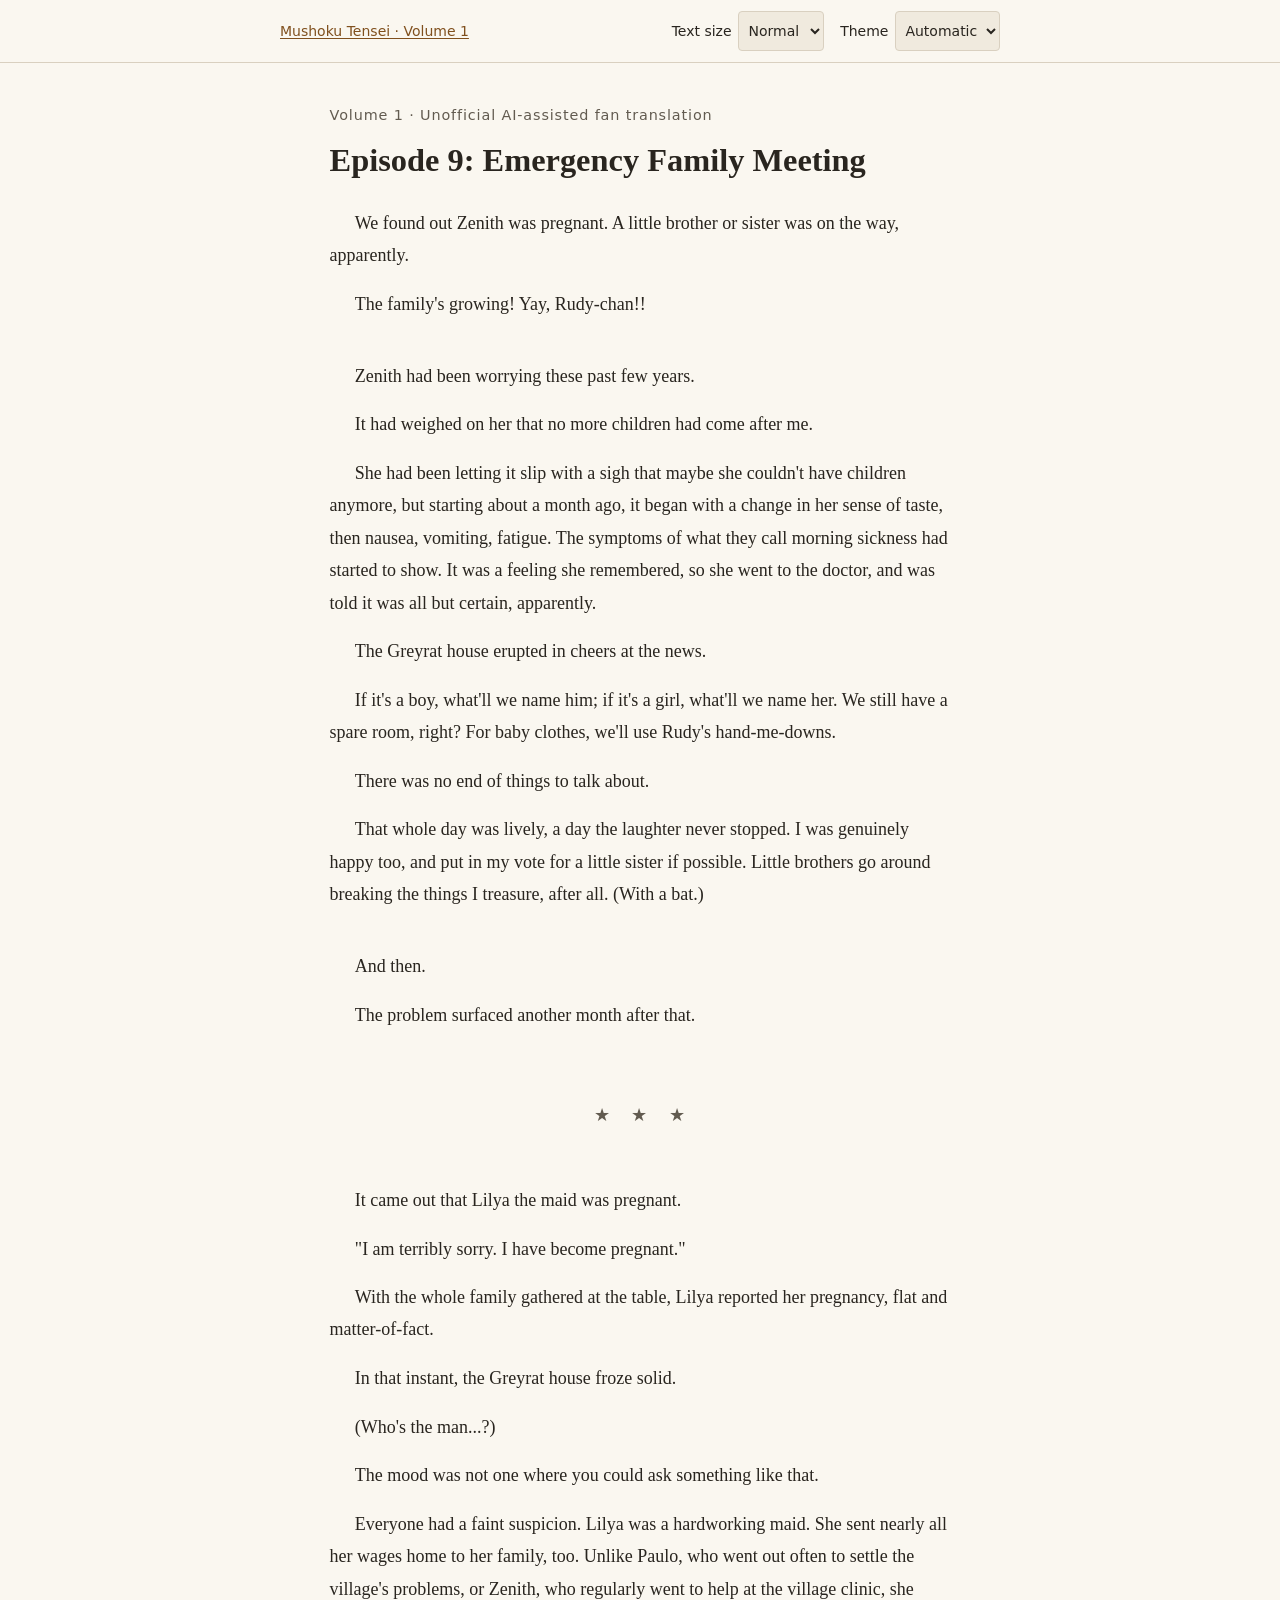
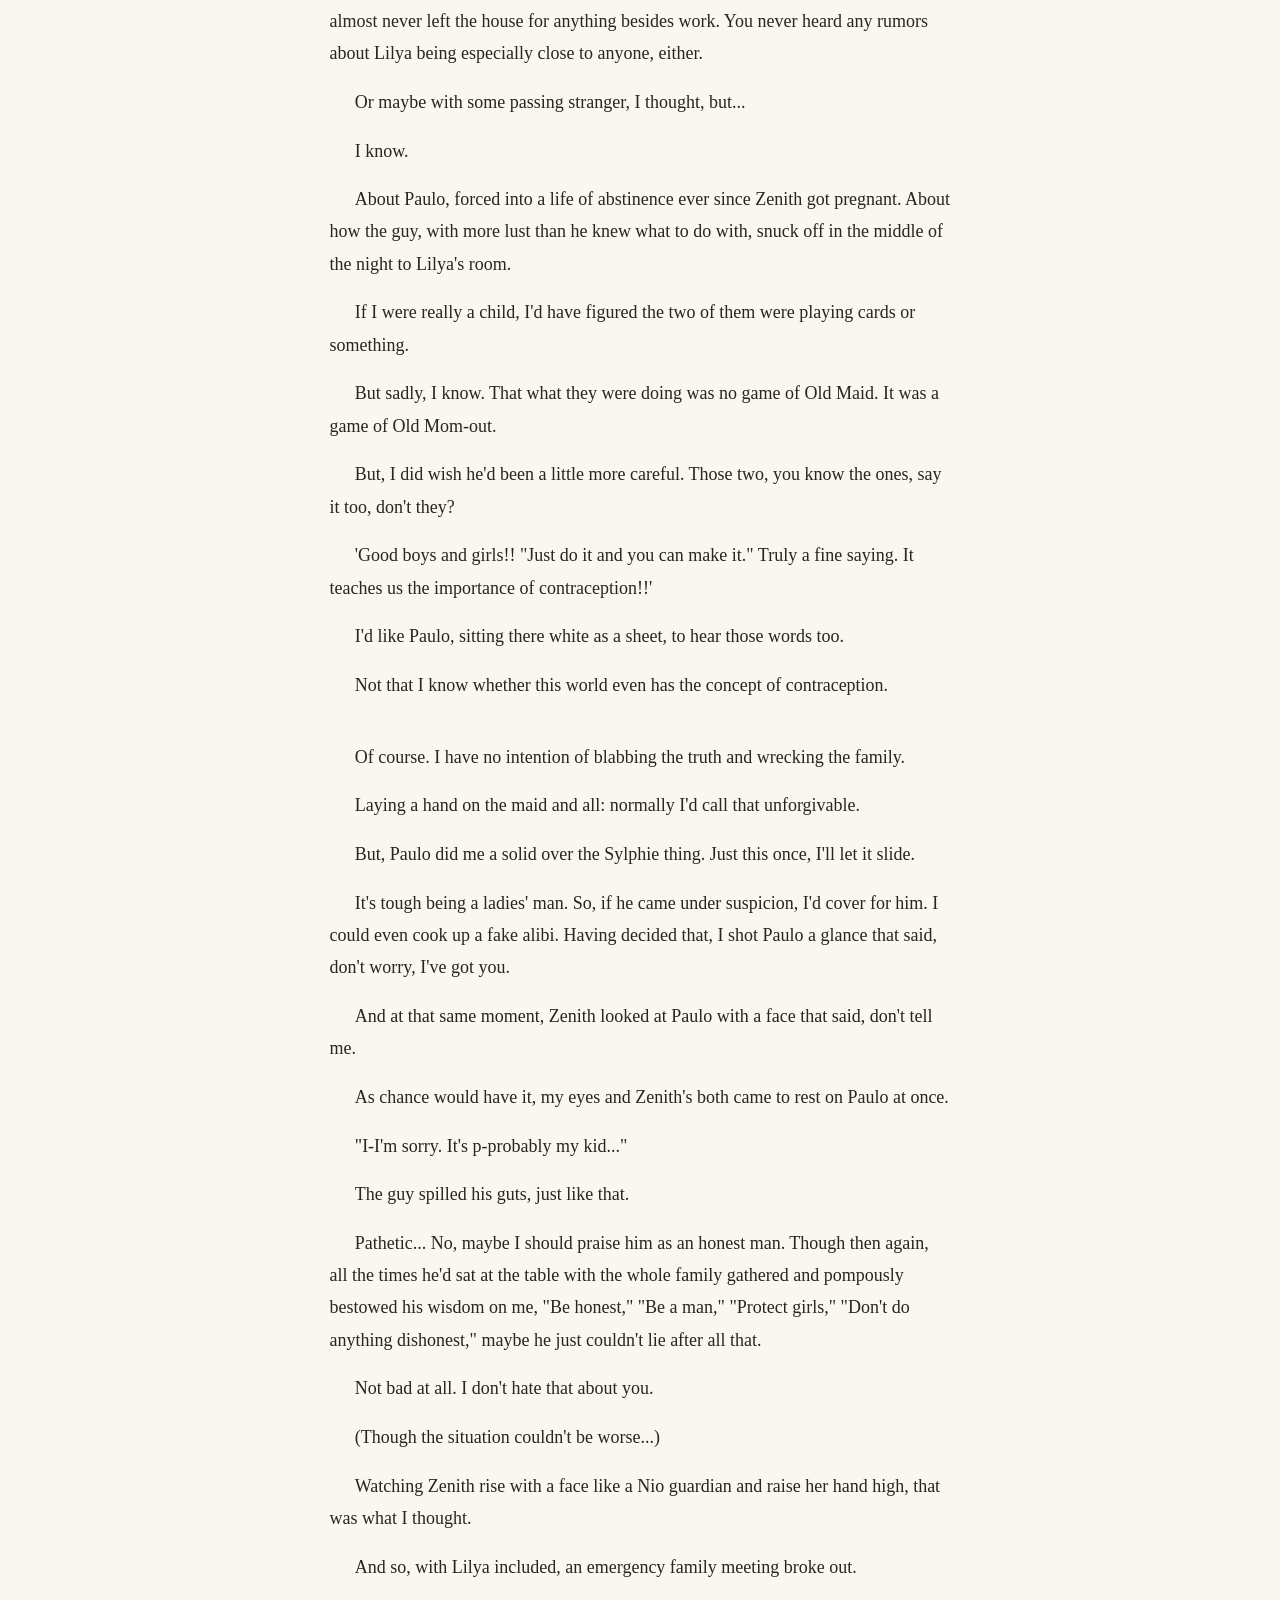
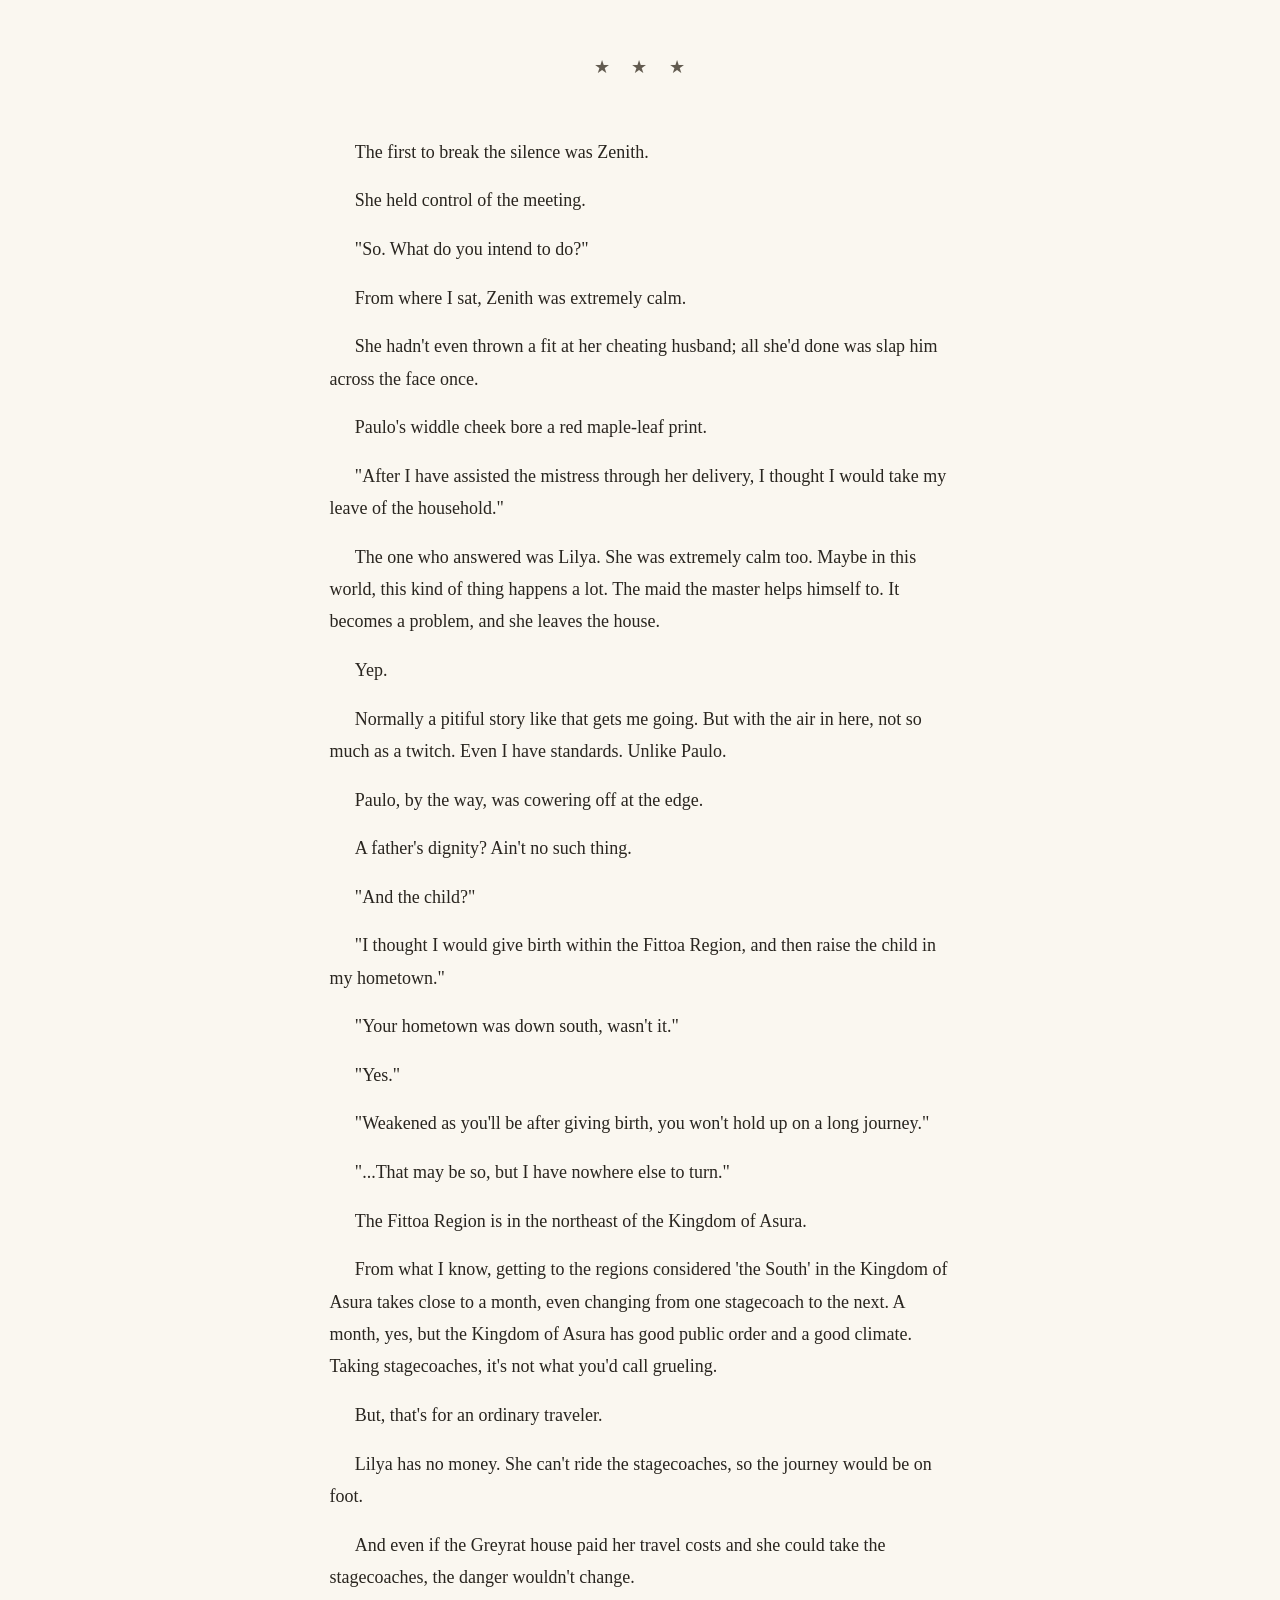
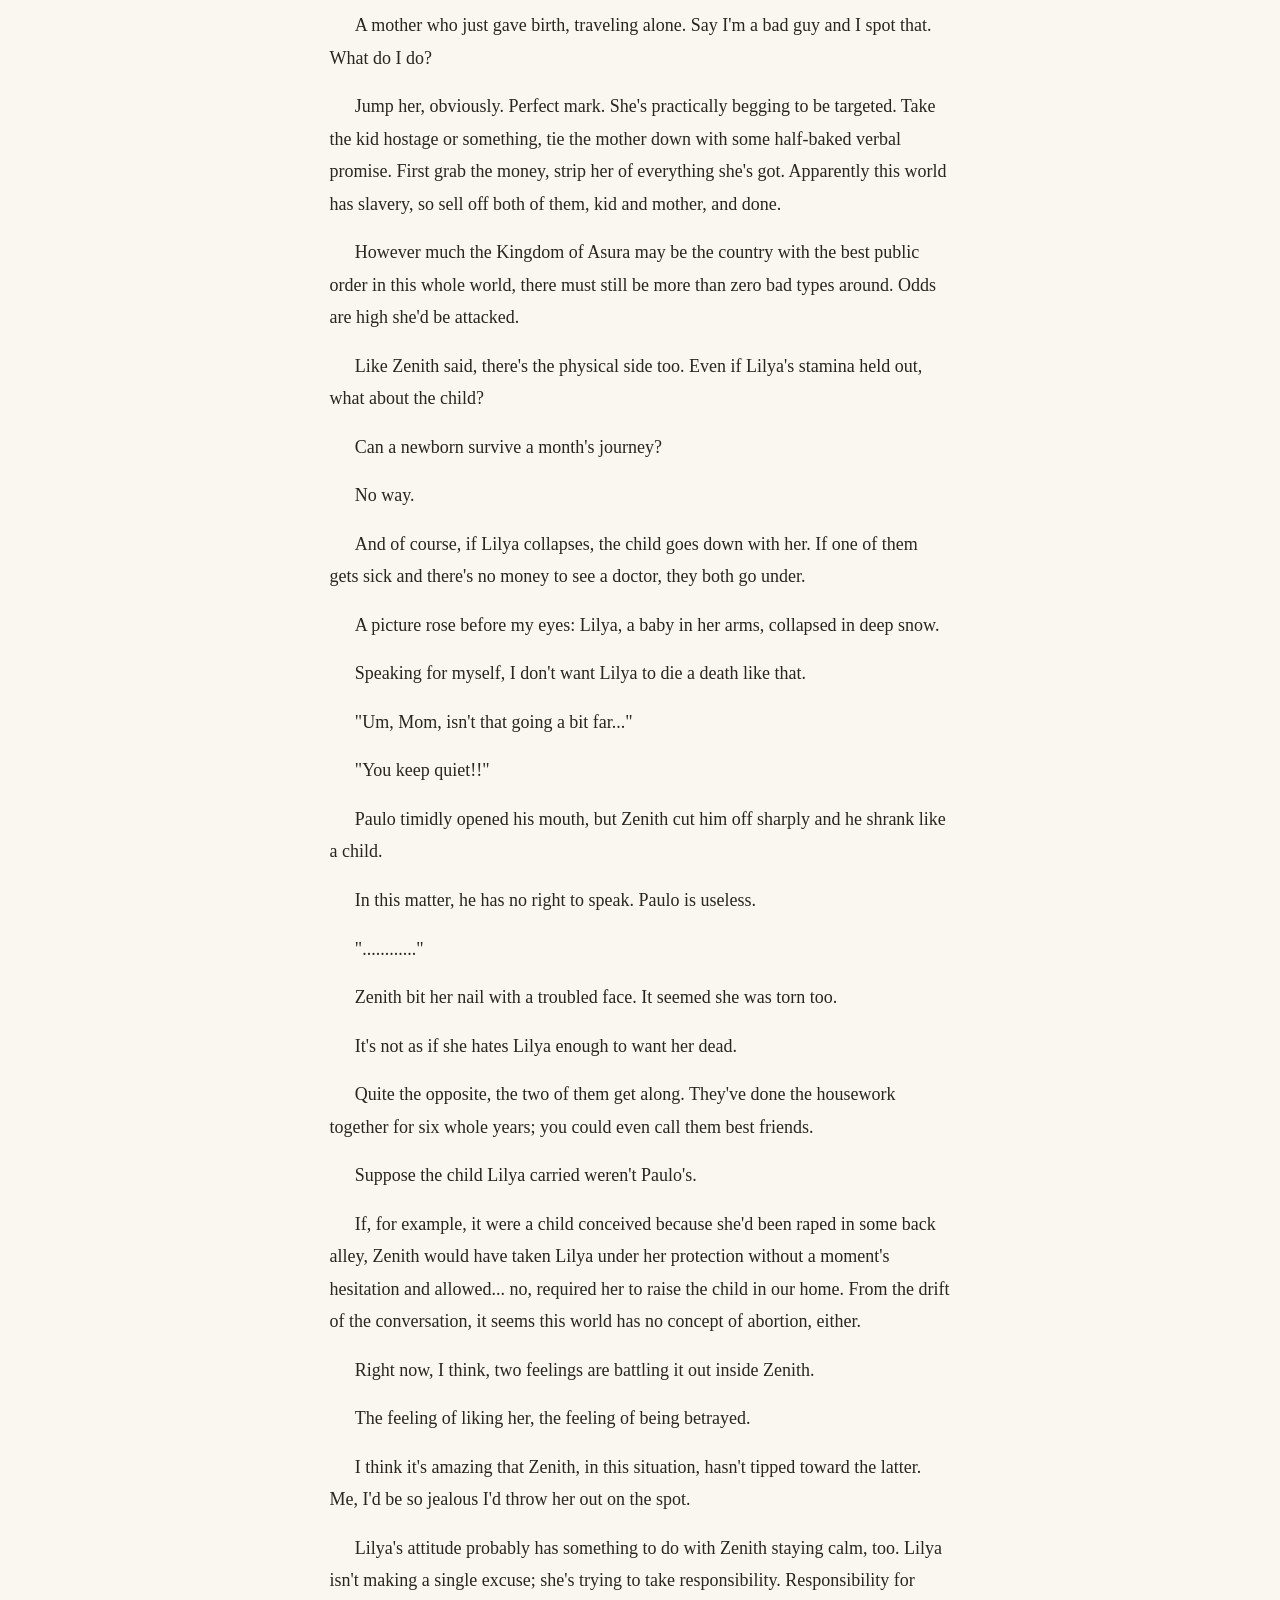
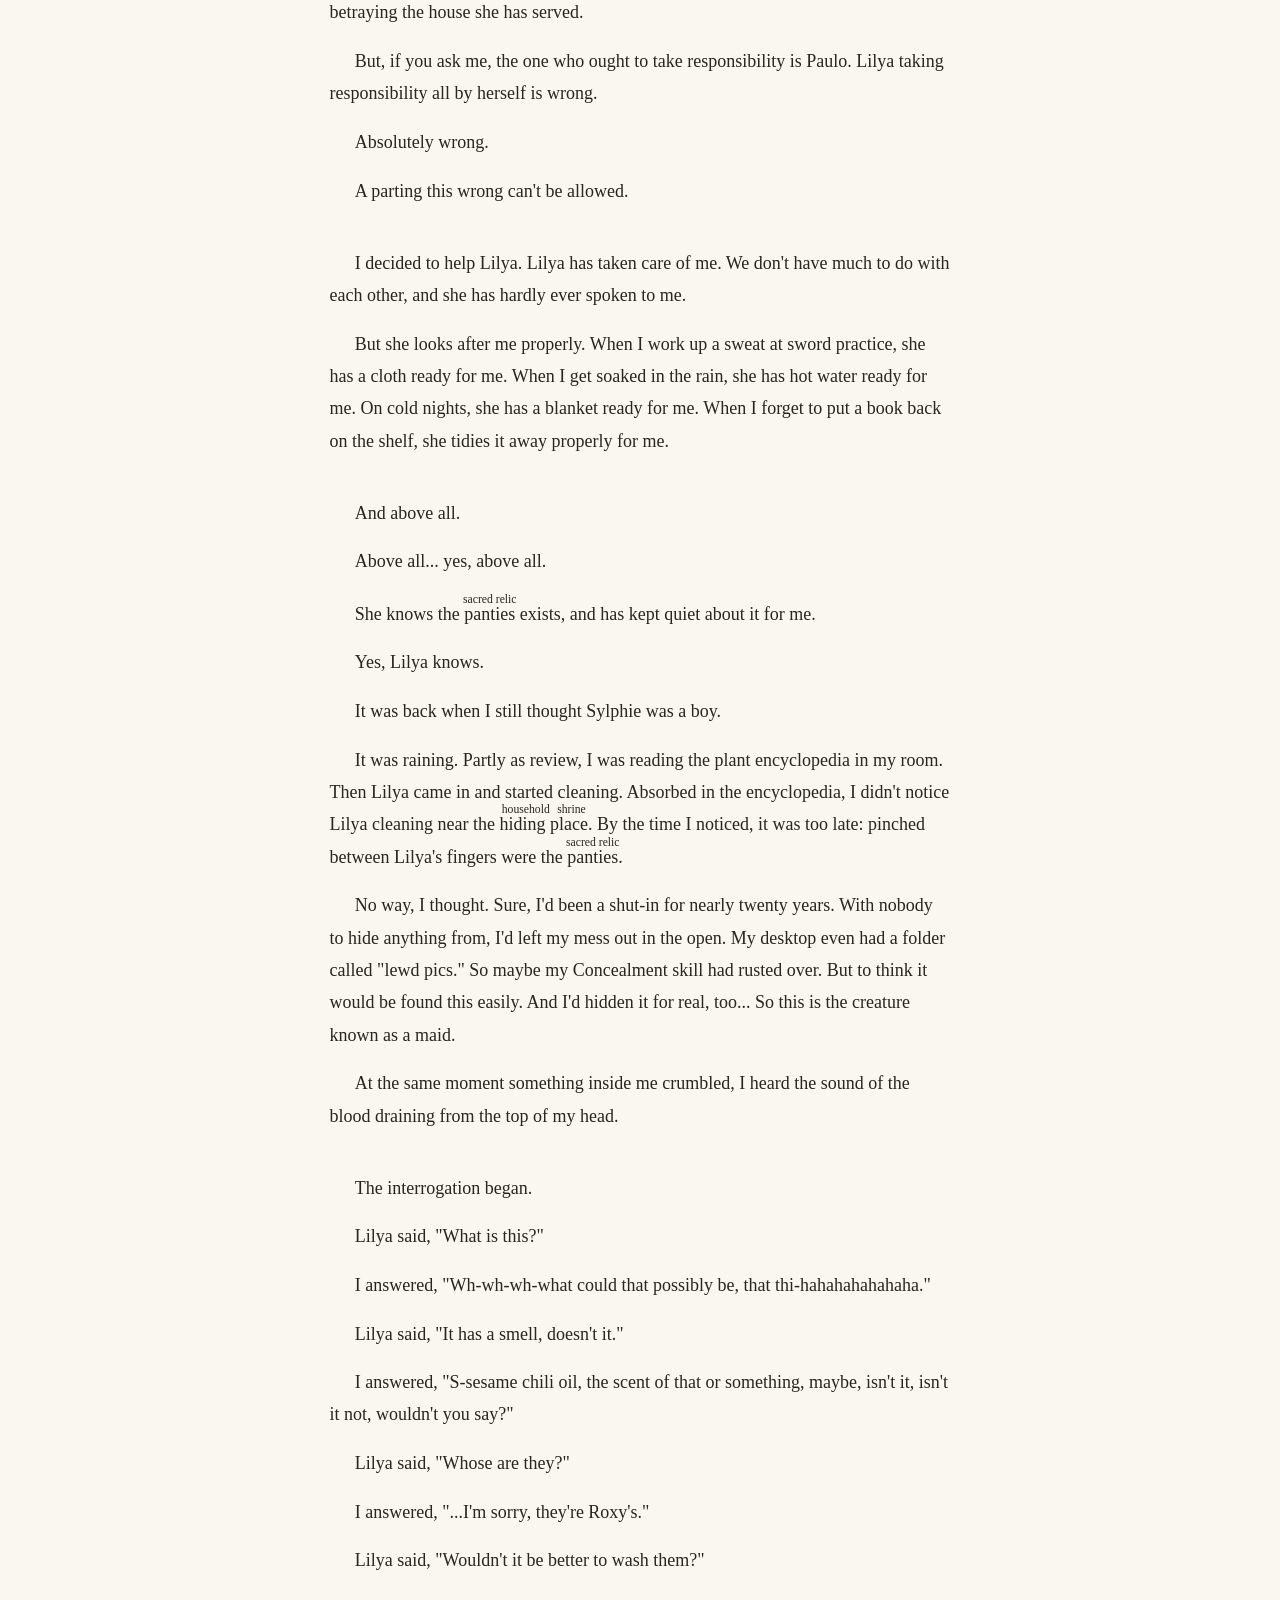
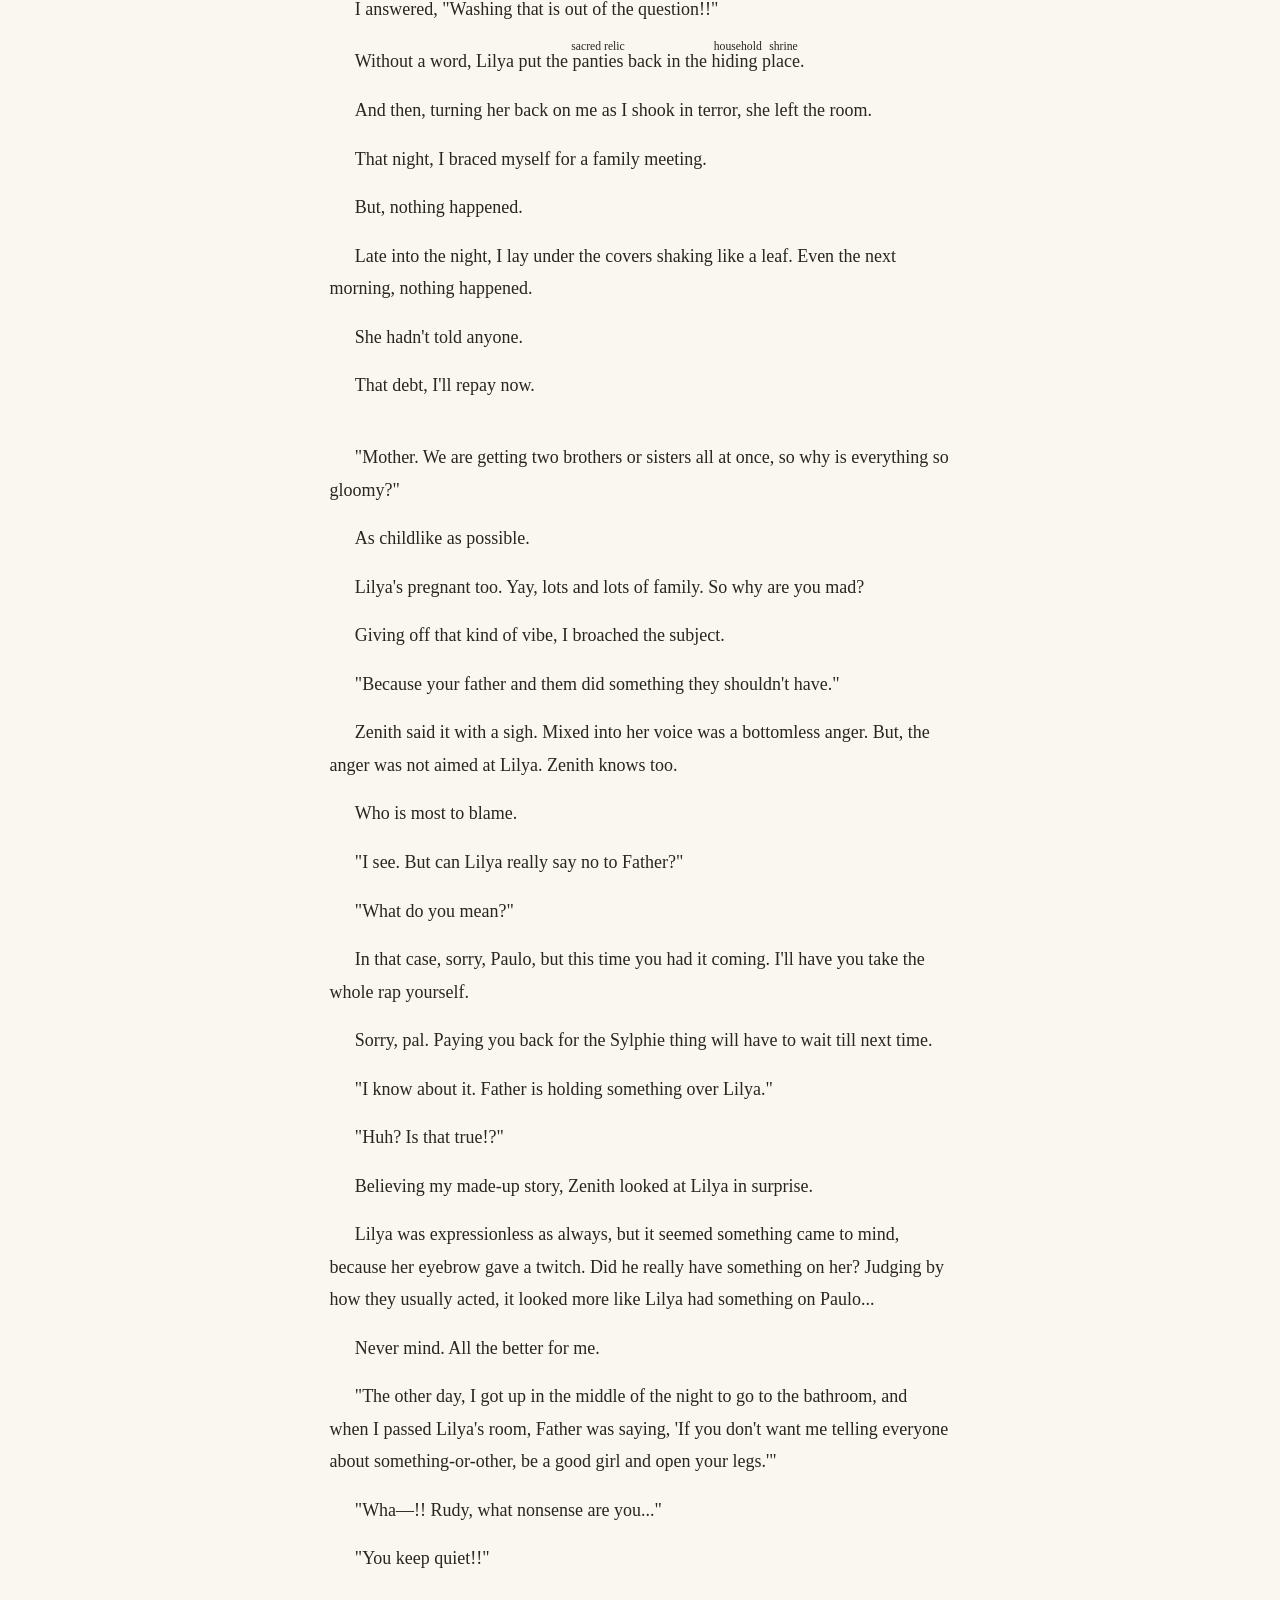
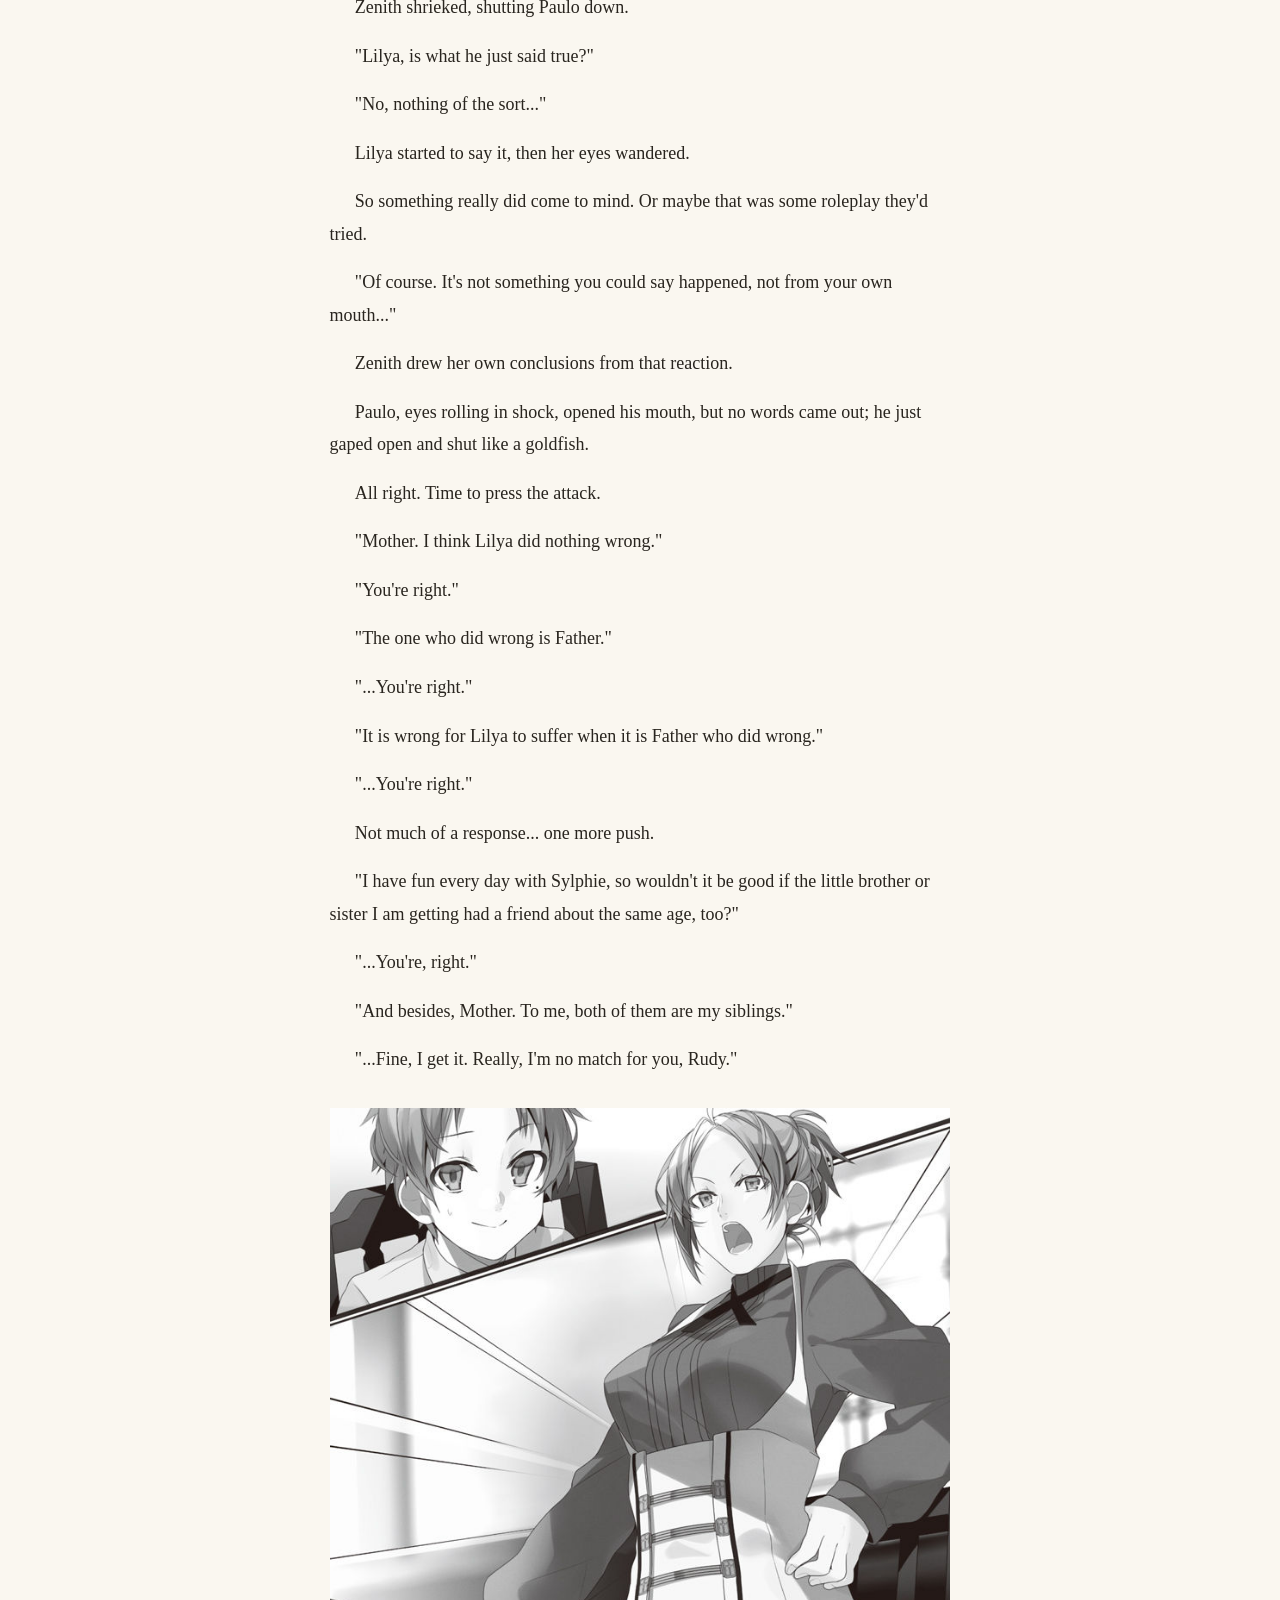
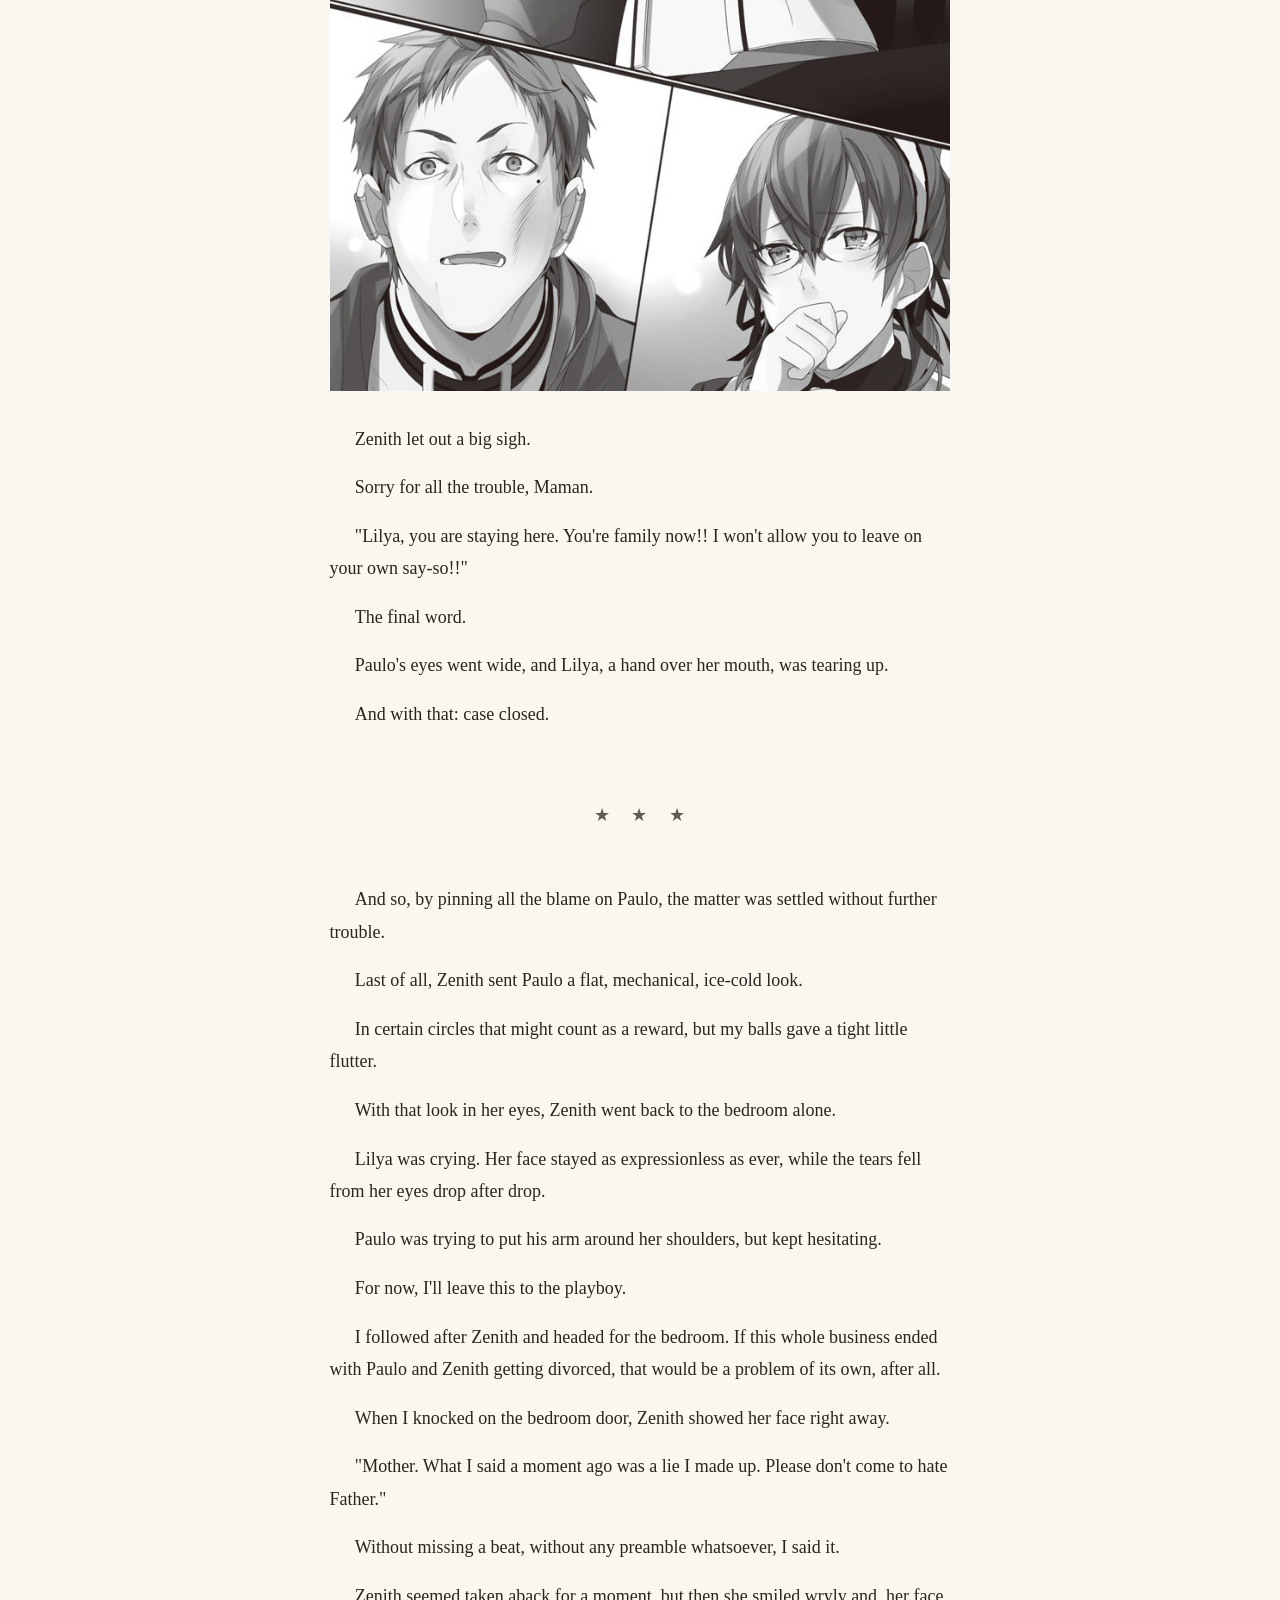
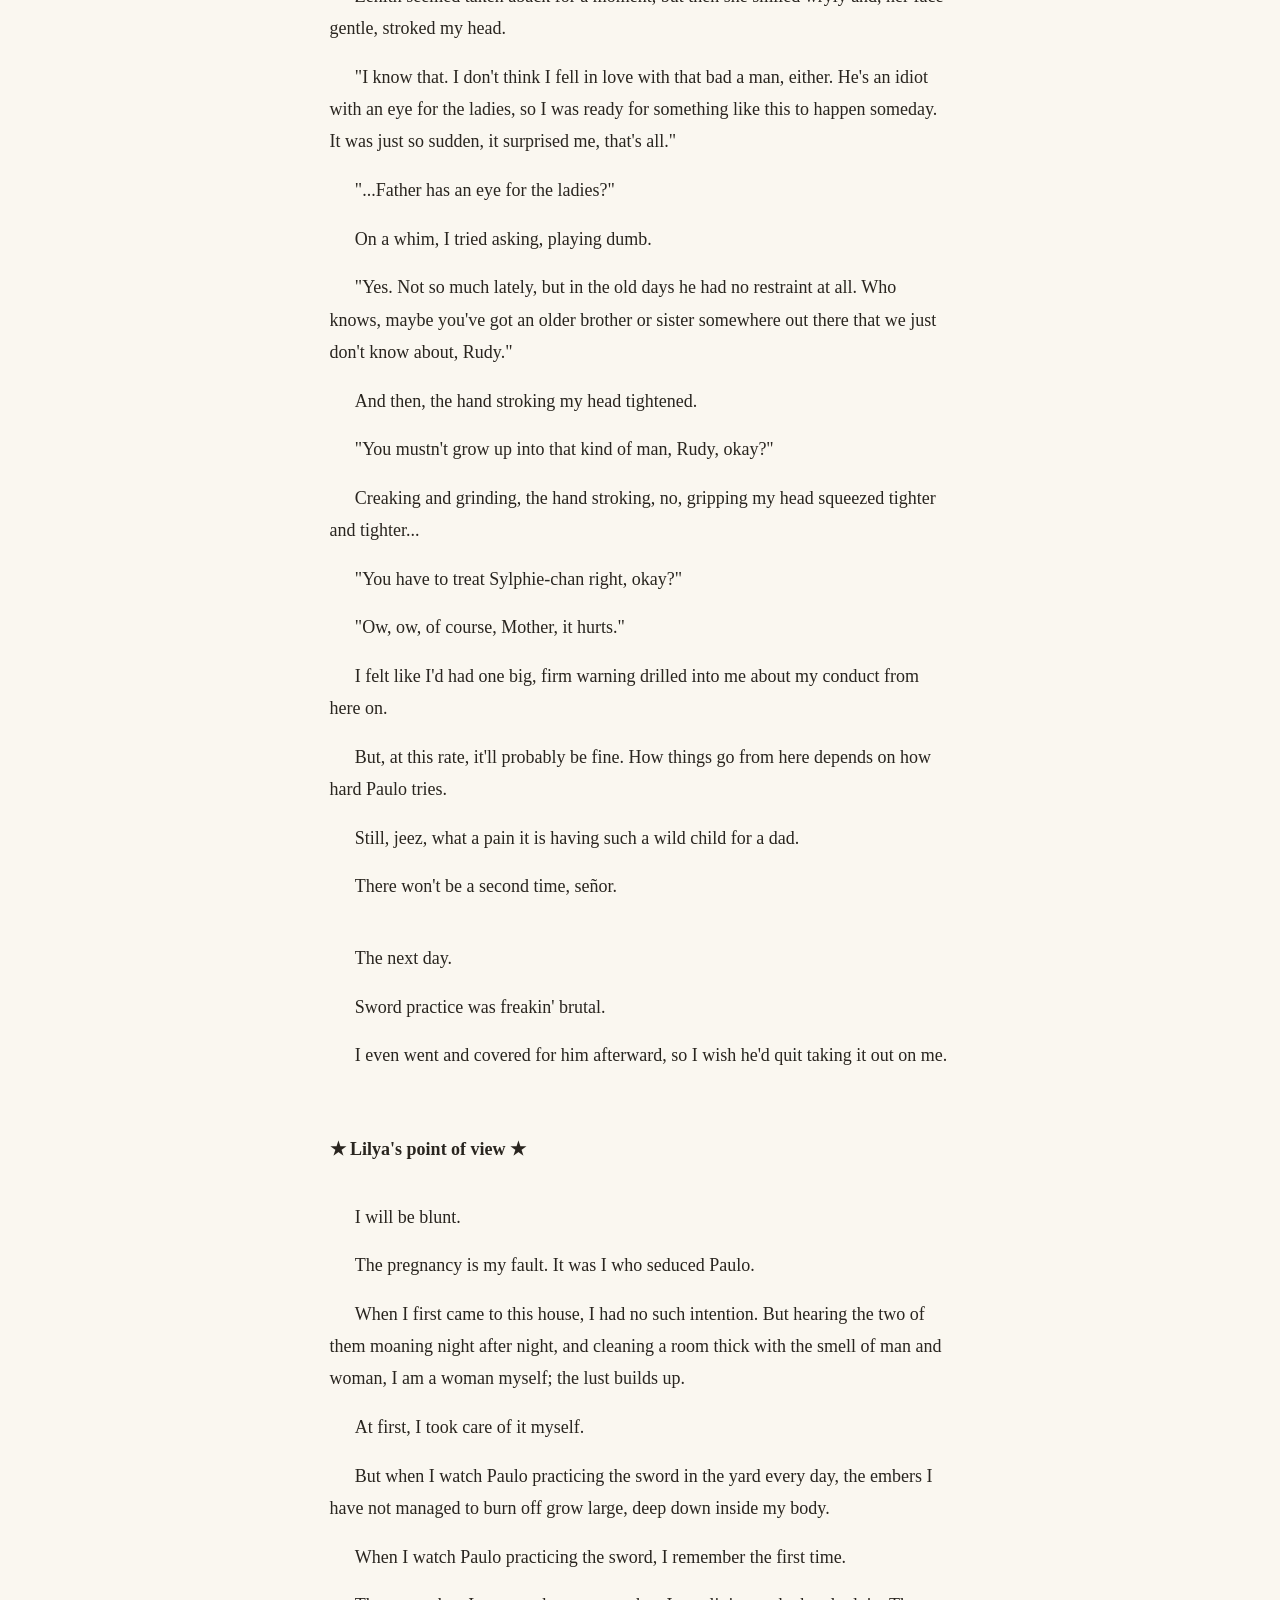
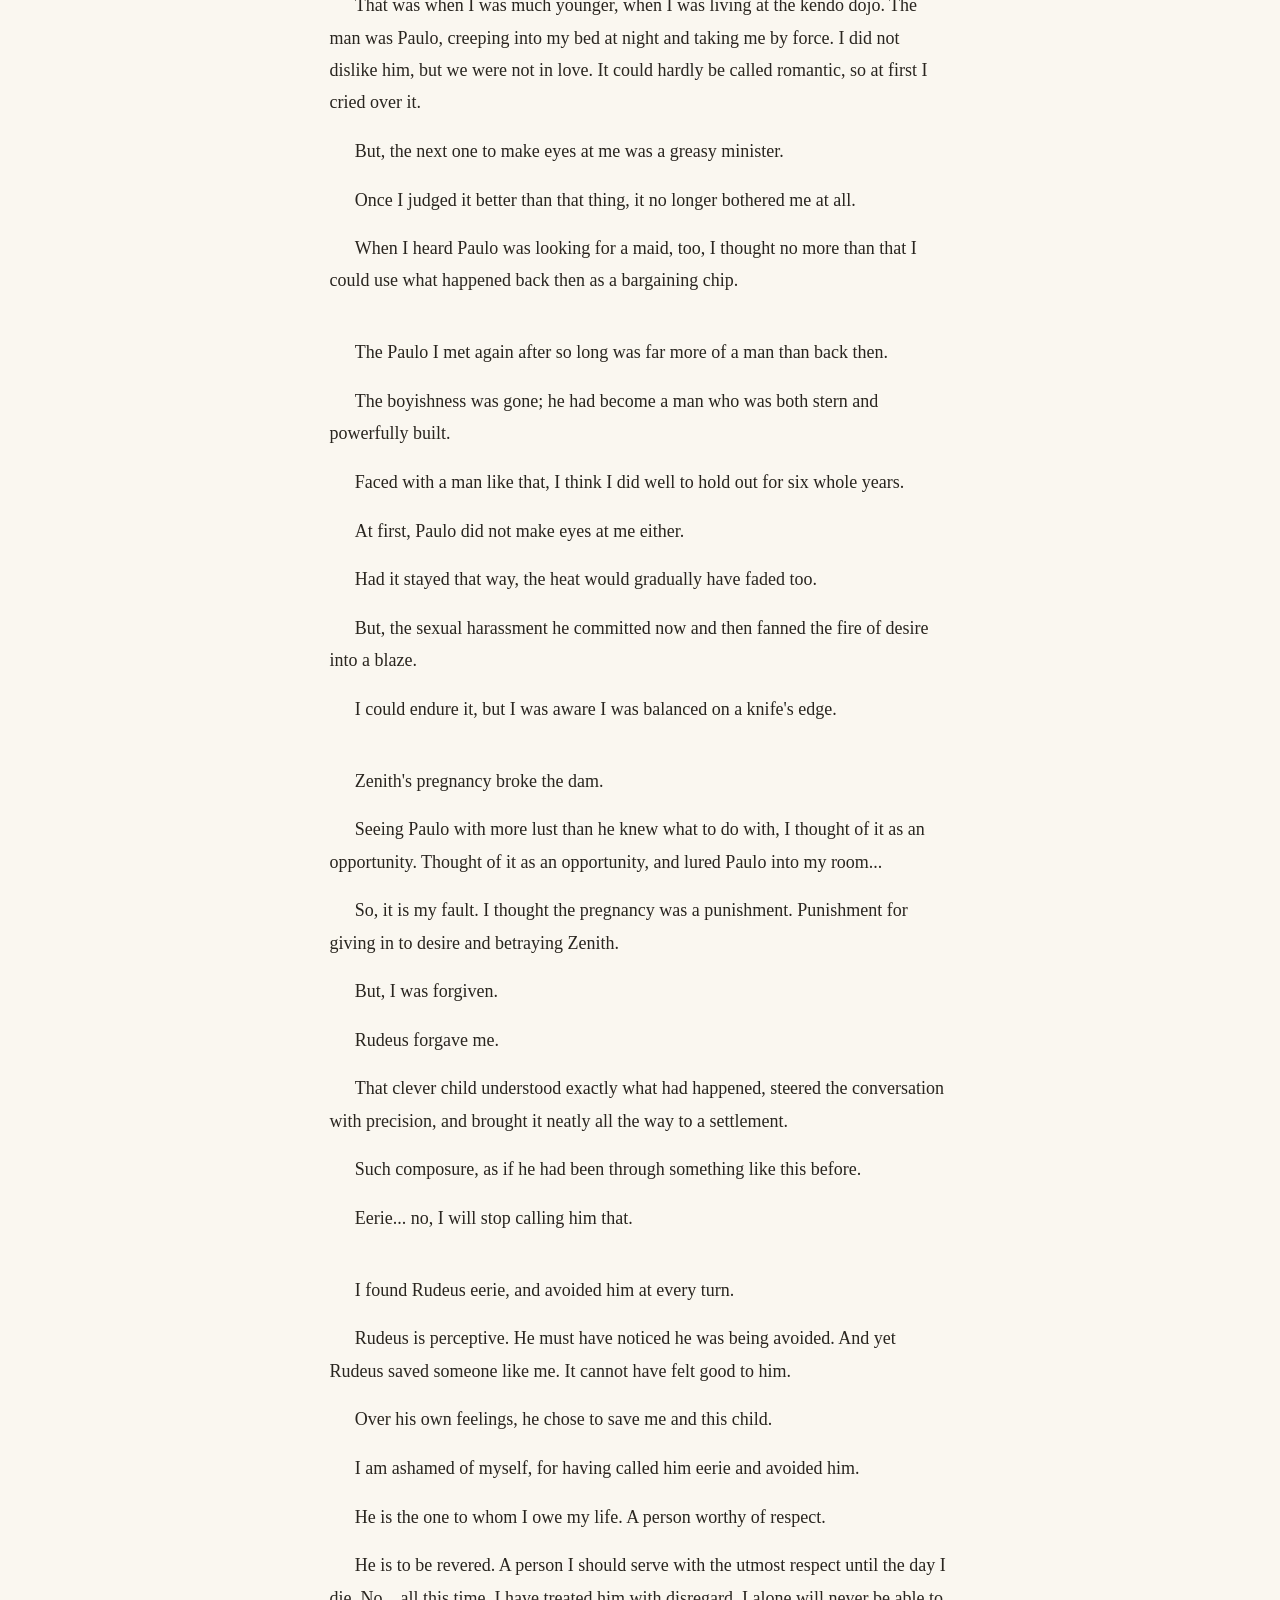
<file: vol01/ch09.html>
<!doctype html>
<html lang="en"><head><meta charset="utf-8"><meta name="viewport" content="width=device-width,initial-scale=1">
<title>Episode 9: Emergency Family Meeting — Mushoku Tensei · Volume 1</title>
<link rel="stylesheet" href="../assets/reader.css"></head>
<body data-chapter="ch09" data-title="Episode 9: Emergency Family Meeting"><a class="skip" href="#main">Skip to reading</a>
<header class="toolbar"><div class="toolbar-inner"><a class="toolbar-home" href="../index.html">Mushoku Tensei · Volume 1</a>
<label for="font-size">Text size <select id="font-size"><option value="100">Normal</option><option value="112">Larger</option><option value="125">Large</option><option value="140">Largest</option></select></label>
<label for="theme">Theme <select id="theme"><option value="auto">Automatic</option><option value="light">Light</option><option value="dark">Dark</option></select></label>
</div></header>
<main id="main"><p class="eyebrow">Volume 1 · Unofficial AI-assisted fan translation</p><h1>Episode 9: Emergency Family Meeting</h1>
<p class="prose-row prose" id="v01.c09.p0001" data-kind="p">We found out Zenith was pregnant. A little brother or sister was on the way, apparently.</p>
<p class="prose-row prose" id="v01.c09.p0002" data-kind="p">The family's growing! Yay, Rudy-chan!!</p>
<div class="blank" id="v01.c09.p0003" data-kind="blank" aria-hidden="true"></div>
<p class="prose-row prose" id="v01.c09.p0004" data-kind="p">Zenith had been worrying these past few years.</p>
<p class="prose-row prose" id="v01.c09.p0005" data-kind="p">It had weighed on her that no more children had come after me.</p>
<p class="prose-row prose" id="v01.c09.p0006" data-kind="p">She had been letting it slip with a sigh that maybe she couldn't have children anymore, but starting about a month ago, it began with a change in her sense of taste, then nausea, vomiting, fatigue. The symptoms of what they call morning sickness had started to show. It was a feeling she remembered, so she went to the doctor, and was told it was all but certain, apparently.</p>
<p class="prose-row prose" id="v01.c09.p0007" data-kind="p">The Greyrat house erupted in cheers at the news.</p>
<p class="prose-row prose" id="v01.c09.p0008" data-kind="p">If it's a boy, what'll we name him; if it's a girl, what'll we name her. We still have a spare room, right? For baby clothes, we'll use Rudy's hand-me-downs.</p>
<p class="prose-row prose" id="v01.c09.p0009" data-kind="p">There was no end of things to talk about.</p>
<p class="prose-row prose" id="v01.c09.p0010" data-kind="p">That whole day was lively, a day the laughter never stopped. I was genuinely happy too, and put in my vote for a little sister if possible. Little brothers go around breaking the things I treasure, after all. (With a bat.)</p>
<div class="blank" id="v01.c09.p0011" data-kind="blank" aria-hidden="true"></div>
<p class="prose-row prose" id="v01.c09.p0012" data-kind="p">And then.</p>
<p class="prose-row prose" id="v01.c09.p0013" data-kind="p">The problem surfaced another month after that.</p>
<div class="blank" id="v01.c09.p0014" data-kind="blank" aria-hidden="true"></div>
<div class="scene-break" id="v01.c09.p0015" data-kind="break" role="separator" aria-label="Scene break">★　★　★</div>
<div class="blank" id="v01.c09.p0016" data-kind="blank" aria-hidden="true"></div>
<p class="prose-row prose" id="v01.c09.p0017" data-kind="p">It came out that Lilya the maid was pregnant.</p>
<p class="prose-row prose" id="v01.c09.p0018" data-kind="p">"I am terribly sorry. I have become pregnant."</p>
<p class="prose-row prose" id="v01.c09.p0019" data-kind="p">With the whole family gathered at the table, Lilya reported her pregnancy, flat and matter-of-fact.</p>
<p class="prose-row prose" id="v01.c09.p0020" data-kind="p">In that instant, the Greyrat house froze solid.</p>
<p class="prose-row prose" id="v01.c09.p0021" data-kind="p">(Who's the man...?)</p>
<p class="prose-row prose" id="v01.c09.p0022" data-kind="p">The mood was not one where you could ask something like that.</p>
<p class="prose-row prose" id="v01.c09.p0023" data-kind="p">Everyone had a faint suspicion. Lilya was a hardworking maid. She sent nearly all her wages home to her family, too. Unlike Paulo, who went out often to settle the village's problems, or Zenith, who regularly went to help at the village clinic, she almost never left the house for anything besides work. You never heard any rumors about Lilya being especially close to anyone, either.</p>
<p class="prose-row prose" id="v01.c09.p0024" data-kind="p">Or maybe with some passing stranger, I thought, but...</p>
<p class="prose-row prose" id="v01.c09.p0025" data-kind="p">I know.</p>
<p class="prose-row prose" id="v01.c09.p0026" data-kind="p">About Paulo, forced into a life of abstinence ever since Zenith got pregnant. About how the guy, with more lust than he knew what to do with, snuck off in the middle of the night to Lilya's room.</p>
<p class="prose-row prose" id="v01.c09.p0027" data-kind="p">If I were really a child, I'd have figured the two of them were playing cards or something.</p>
<p class="prose-row prose" id="v01.c09.p0028" data-kind="p">But sadly, I know. That what they were doing was no game of Old Maid. It was a game of Old Mom-out.</p>
<p class="prose-row prose" id="v01.c09.p0029" data-kind="p">But, I did wish he'd been a little more careful. Those two, you know the ones, say it too, don't they?</p>
<p class="prose-row prose" id="v01.c09.p0030" data-kind="p">'Good boys and girls!! "Just do it and you can make it." Truly a fine saying. It teaches us the importance of contraception!!'</p>
<p class="prose-row prose" id="v01.c09.p0031" data-kind="p">I'd like Paulo, sitting there white as a sheet, to hear those words too.</p>
<p class="prose-row prose" id="v01.c09.p0032" data-kind="p">Not that I know whether this world even has the concept of contraception.</p>
<div class="blank" id="v01.c09.p0033" data-kind="blank" aria-hidden="true"></div>
<p class="prose-row prose" id="v01.c09.p0034" data-kind="p">Of course. I have no intention of blabbing the truth and wrecking the family.</p>
<p class="prose-row prose" id="v01.c09.p0035" data-kind="p">Laying a hand on the maid and all: normally I'd call that unforgivable.</p>
<p class="prose-row prose" id="v01.c09.p0036" data-kind="p">But, Paulo did me a solid over the Sylphie thing. Just this once, I'll let it slide.</p>
<p class="prose-row prose" id="v01.c09.p0037" data-kind="p">It's tough being a ladies' man. So, if he came under suspicion, I'd cover for him. I could even cook up a fake alibi. Having decided that, I shot Paulo a glance that said, don't worry, I've got you.</p>
<p class="prose-row prose" id="v01.c09.p0038" data-kind="p">And at that same moment, Zenith looked at Paulo with a face that said, don't tell me.</p>
<p class="prose-row prose" id="v01.c09.p0039" data-kind="p">As chance would have it, my eyes and Zenith's both came to rest on Paulo at once.</p>
<p class="prose-row prose" id="v01.c09.p0040" data-kind="p">"I-I'm sorry. It's p-probably my kid..."</p>
<p class="prose-row prose" id="v01.c09.p0041" data-kind="p">The guy spilled his guts, just like that.</p>
<p class="prose-row prose" id="v01.c09.p0042" data-kind="p">Pathetic... No, maybe I should praise him as an honest man. Though then again, all the times he'd sat at the table with the whole family gathered and pompously bestowed his wisdom on me, "Be honest," "Be a man," "Protect girls," "Don't do anything dishonest," maybe he just couldn't lie after all that.</p>
<p class="prose-row prose" id="v01.c09.p0043" data-kind="p">Not bad at all. I don't hate that about you.</p>
<p class="prose-row prose" id="v01.c09.p0044" data-kind="p">(Though the situation couldn't be worse...)</p>
<p class="prose-row prose" id="v01.c09.p0045" data-kind="p">Watching Zenith rise with a face like a Nio guardian and raise her hand high, that was what I thought.</p>
<p class="prose-row prose" id="v01.c09.p0046" data-kind="p">And so, with Lilya included, an emergency family meeting broke out.</p>
<div class="blank" id="v01.c09.p0047" data-kind="blank" aria-hidden="true"></div>
<div class="scene-break" id="v01.c09.p0048" data-kind="break" role="separator" aria-label="Scene break">★　★　★</div>
<div class="blank" id="v01.c09.p0049" data-kind="blank" aria-hidden="true"></div>
<p class="prose-row prose" id="v01.c09.p0050" data-kind="p">The first to break the silence was Zenith.</p>
<p class="prose-row prose" id="v01.c09.p0051" data-kind="p">She held control of the meeting.</p>
<p class="prose-row prose" id="v01.c09.p0052" data-kind="p">"So. What do you intend to do?"</p>
<p class="prose-row prose" id="v01.c09.p0053" data-kind="p">From where I sat, Zenith was extremely calm.</p>
<p class="prose-row prose" id="v01.c09.p0054" data-kind="p">She hadn't even thrown a fit at her cheating husband; all she'd done was slap him across the face once.</p>
<p class="prose-row prose" id="v01.c09.p0055" data-kind="p">Paulo's widdle cheek bore a red maple-leaf print.</p>
<p class="prose-row prose" id="v01.c09.p0056" data-kind="p">"After I have assisted the mistress through her delivery, I thought I would take my leave of the household."</p>
<p class="prose-row prose" id="v01.c09.p0057" data-kind="p">The one who answered was Lilya. She was extremely calm too. Maybe in this world, this kind of thing happens a lot. The maid the master helps himself to. It becomes a problem, and she leaves the house.</p>
<p class="prose-row prose" id="v01.c09.p0058" data-kind="p">Yep.</p>
<p class="prose-row prose" id="v01.c09.p0059" data-kind="p">Normally a pitiful story like that gets me going. But with the air in here, not so much as a twitch. Even I have standards. Unlike Paulo.</p>
<p class="prose-row prose" id="v01.c09.p0060" data-kind="p">Paulo, by the way, was cowering off at the edge.</p>
<p class="prose-row prose" id="v01.c09.p0061" data-kind="p">A father's dignity? Ain't no such thing.</p>
<p class="prose-row prose" id="v01.c09.p0062" data-kind="p">"And the child?"</p>
<p class="prose-row prose" id="v01.c09.p0063" data-kind="p">"I thought I would give birth within the Fittoa Region, and then raise the child in my hometown."</p>
<p class="prose-row prose" id="v01.c09.p0064" data-kind="p">"Your hometown was down south, wasn't it."</p>
<p class="prose-row prose" id="v01.c09.p0065" data-kind="p">"Yes."</p>
<p class="prose-row prose" id="v01.c09.p0066" data-kind="p">"Weakened as you'll be after giving birth, you won't hold up on a long journey."</p>
<p class="prose-row prose" id="v01.c09.p0067" data-kind="p">"...That may be so, but I have nowhere else to turn."</p>
<p class="prose-row prose" id="v01.c09.p0068" data-kind="p">The Fittoa Region is in the northeast of the Kingdom of Asura.</p>
<p class="prose-row prose" id="v01.c09.p0069" data-kind="p">From what I know, getting to the regions considered 'the South' in the Kingdom of Asura takes close to a month, even changing from one stagecoach to the next. A month, yes, but the Kingdom of Asura has good public order and a good climate. Taking stagecoaches, it's not what you'd call grueling.</p>
<p class="prose-row prose" id="v01.c09.p0070" data-kind="p">But, that's for an ordinary traveler.</p>
<p class="prose-row prose" id="v01.c09.p0071" data-kind="p">Lilya has no money. She can't ride the stagecoaches, so the journey would be on foot.</p>
<p class="prose-row prose" id="v01.c09.p0072" data-kind="p">And even if the Greyrat house paid her travel costs and she could take the stagecoaches, the danger wouldn't change.</p>
<p class="prose-row prose" id="v01.c09.p0073" data-kind="p">A mother who just gave birth, traveling alone. Say I'm a bad guy and I spot that. What do I do?</p>
<p class="prose-row prose" id="v01.c09.p0074" data-kind="p">Jump her, obviously. Perfect mark. She's practically begging to be targeted. Take the kid hostage or something, tie the mother down with some half-baked verbal promise. First grab the money, strip her of everything she's got. Apparently this world has slavery, so sell off both of them, kid and mother, and done.</p>
<p class="prose-row prose" id="v01.c09.p0075" data-kind="p">However much the Kingdom of Asura may be the country with the best public order in this whole world, there must still be more than zero bad types around. Odds are high she'd be attacked.</p>
<p class="prose-row prose" id="v01.c09.p0076" data-kind="p">Like Zenith said, there's the physical side too. Even if Lilya's stamina held out, what about the child?</p>
<p class="prose-row prose" id="v01.c09.p0077" data-kind="p">Can a newborn survive a month's journey?</p>
<p class="prose-row prose" id="v01.c09.p0078" data-kind="p">No way.</p>
<p class="prose-row prose" id="v01.c09.p0079" data-kind="p">And of course, if Lilya collapses, the child goes down with her. If one of them gets sick and there's no money to see a doctor, they both go under.</p>
<p class="prose-row prose" id="v01.c09.p0080" data-kind="p">A picture rose before my eyes: Lilya, a baby in her arms, collapsed in deep snow.</p>
<p class="prose-row prose" id="v01.c09.p0081" data-kind="p">Speaking for myself, I don't want Lilya to die a death like that.</p>
<p class="prose-row prose" id="v01.c09.p0082" data-kind="p">"Um, Mom, isn't that going a bit far..."</p>
<p class="prose-row prose" id="v01.c09.p0083" data-kind="p">"You keep quiet!!"</p>
<p class="prose-row prose" id="v01.c09.p0084" data-kind="p">Paulo timidly opened his mouth, but Zenith cut him off sharply and he shrank like a child.</p>
<p class="prose-row prose" id="v01.c09.p0085" data-kind="p">In this matter, he has no right to speak. Paulo is useless.</p>
<p class="prose-row prose" id="v01.c09.p0086" data-kind="p">"............"</p>
<p class="prose-row prose" id="v01.c09.p0087" data-kind="p">Zenith bit her nail with a troubled face. It seemed she was torn too.</p>
<p class="prose-row prose" id="v01.c09.p0088" data-kind="p">It's not as if she hates Lilya enough to want her dead.</p>
<p class="prose-row prose" id="v01.c09.p0089" data-kind="p">Quite the opposite, the two of them get along. They've done the housework together for six whole years; you could even call them best friends.</p>
<p class="prose-row prose" id="v01.c09.p0090" data-kind="p">Suppose the child Lilya carried weren't Paulo's.</p>
<p class="prose-row prose" id="v01.c09.p0091" data-kind="p">If, for example, it were a child conceived because she'd been raped in some back alley, Zenith would have taken Lilya under her protection without a moment's hesitation and allowed... no, required her to raise the child in our home. From the drift of the conversation, it seems this world has no concept of abortion, either.</p>
<p class="prose-row prose" id="v01.c09.p0092" data-kind="p">Right now, I think, two feelings are battling it out inside Zenith.</p>
<p class="prose-row prose" id="v01.c09.p0093" data-kind="p">The feeling of liking her, the feeling of being betrayed.</p>
<p class="prose-row prose" id="v01.c09.p0094" data-kind="p">I think it's amazing that Zenith, in this situation, hasn't tipped toward the latter. Me, I'd be so jealous I'd throw her out on the spot.</p>
<p class="prose-row prose" id="v01.c09.p0095" data-kind="p">Lilya's attitude probably has something to do with Zenith staying calm, too. Lilya isn't making a single excuse; she's trying to take responsibility. Responsibility for betraying the house she has served.</p>
<p class="prose-row prose" id="v01.c09.p0096" data-kind="p">But, if you ask me, the one who ought to take responsibility is Paulo. Lilya taking responsibility all by herself is wrong.</p>
<p class="prose-row prose" id="v01.c09.p0097" data-kind="p">Absolutely wrong.</p>
<p class="prose-row prose" id="v01.c09.p0098" data-kind="p">A parting this wrong can't be allowed.</p>
<div class="blank" id="v01.c09.p0099" data-kind="blank" aria-hidden="true"></div>
<p class="prose-row prose" id="v01.c09.p0100" data-kind="p">I decided to help Lilya. Lilya has taken care of me. We don't have much to do with each other, and she has hardly ever spoken to me.</p>
<p class="prose-row prose" id="v01.c09.p0101" data-kind="p">But she looks after me properly. When I work up a sweat at sword practice, she has a cloth ready for me. When I get soaked in the rain, she has hot water ready for me. On cold nights, she has a blanket ready for me. When I forget to put a book back on the shelf, she tidies it away properly for me.</p>
<div class="blank" id="v01.c09.p0102" data-kind="blank" aria-hidden="true"></div>
<p class="prose-row prose" id="v01.c09.p0103" data-kind="p">And above all.</p>
<p class="prose-row prose" id="v01.c09.p0104" data-kind="p">Above all... yes, above all.</p>
<p class="prose-row prose" id="v01.c09.p0105" data-kind="p">She knows the <ruby>panties<rt>sacred relic</rt></ruby> exists, and has kept quiet about it for me.</p>
<p class="prose-row prose" id="v01.c09.p0106" data-kind="p">Yes, Lilya knows.</p>
<p class="prose-row prose" id="v01.c09.p0107" data-kind="p">It was back when I still thought Sylphie was a boy.</p>
<p class="prose-row prose" id="v01.c09.p0108" data-kind="p">It was raining. Partly as review, I was reading the plant encyclopedia in my room. Then Lilya came in and started cleaning. Absorbed in the encyclopedia, I didn't notice Lilya cleaning near the <ruby>hiding place<rt>household shrine</rt></ruby>. By the time I noticed, it was too late: pinched between Lilya's fingers were the <ruby>panties<rt>sacred relic</rt></ruby>.</p>
<p class="prose-row prose" id="v01.c09.p0109" data-kind="p">No way, I thought. Sure, I'd been a shut-in for nearly twenty years. With nobody to hide anything from, I'd left my mess out in the open. My desktop even had a folder called "lewd pics." So maybe my Concealment skill had rusted over. But to think it would be found this easily. And I'd hidden it for real, too... So this is the creature known as a maid.</p>
<p class="prose-row prose" id="v01.c09.p0110" data-kind="p">At the same moment something inside me crumbled, I heard the sound of the blood draining from the top of my head.</p>
<div class="blank" id="v01.c09.p0111" data-kind="blank" aria-hidden="true"></div>
<p class="prose-row prose" id="v01.c09.p0112" data-kind="p">The interrogation began.</p>
<p class="prose-row prose" id="v01.c09.p0113" data-kind="p">Lilya said, "What is this?"</p>
<p class="prose-row prose" id="v01.c09.p0114" data-kind="p">I answered, "Wh-wh-wh-what could that possibly be, that thi-hahahahahahaha."</p>
<p class="prose-row prose" id="v01.c09.p0115" data-kind="p">Lilya said, "It has a smell, doesn't it."</p>
<p class="prose-row prose" id="v01.c09.p0116" data-kind="p">I answered, "S-sesame chili oil, the scent of that or something, maybe, isn't it, isn't it not, wouldn't you say?"</p>
<p class="prose-row prose" id="v01.c09.p0117" data-kind="p">Lilya said, "Whose are they?"</p>
<p class="prose-row prose" id="v01.c09.p0118" data-kind="p">I answered, "...I'm sorry, they're Roxy's."</p>
<p class="prose-row prose" id="v01.c09.p0119" data-kind="p">Lilya said, "Wouldn't it be better to wash them?"</p>
<p class="prose-row prose" id="v01.c09.p0120" data-kind="p">I answered, "Washing that is out of the question!!"</p>
<p class="prose-row prose" id="v01.c09.p0121" data-kind="p">Without a word, Lilya put the <ruby>panties<rt>sacred relic</rt></ruby> back in the <ruby>hiding place<rt>household shrine</rt></ruby>.</p>
<p class="prose-row prose" id="v01.c09.p0122" data-kind="p">And then, turning her back on me as I shook in terror, she left the room.</p>
<p class="prose-row prose" id="v01.c09.p0123" data-kind="p">That night, I braced myself for a family meeting.</p>
<p class="prose-row prose" id="v01.c09.p0124" data-kind="p">But, nothing happened.</p>
<p class="prose-row prose" id="v01.c09.p0125" data-kind="p">Late into the night, I lay under the covers shaking like a leaf. Even the next morning, nothing happened.</p>
<p class="prose-row prose" id="v01.c09.p0126" data-kind="p">She hadn't told anyone.</p>
<p class="prose-row prose" id="v01.c09.p0127" data-kind="p">That debt, I'll repay now.</p>
<div class="blank" id="v01.c09.p0128" data-kind="blank" aria-hidden="true"></div>
<p class="prose-row prose" id="v01.c09.p0129" data-kind="p">"Mother. We are getting two brothers or sisters all at once, so why is everything so gloomy?"</p>
<p class="prose-row prose" id="v01.c09.p0130" data-kind="p">As childlike as possible.</p>
<p class="prose-row prose" id="v01.c09.p0131" data-kind="p">Lilya's pregnant too. Yay, lots and lots of family. So why are you mad?</p>
<p class="prose-row prose" id="v01.c09.p0132" data-kind="p">Giving off that kind of vibe, I broached the subject.</p>
<p class="prose-row prose" id="v01.c09.p0133" data-kind="p">"Because your father and them did something they shouldn't have."</p>
<p class="prose-row prose" id="v01.c09.p0134" data-kind="p">Zenith said it with a sigh. Mixed into her voice was a bottomless anger. But, the anger was not aimed at Lilya. Zenith knows too.</p>
<p class="prose-row prose" id="v01.c09.p0135" data-kind="p">Who is most to blame.</p>
<p class="prose-row prose" id="v01.c09.p0136" data-kind="p">"I see. But can Lilya really say no to Father?"</p>
<p class="prose-row prose" id="v01.c09.p0137" data-kind="p">"What do you mean?"</p>
<p class="prose-row prose" id="v01.c09.p0138" data-kind="p">In that case, sorry, Paulo, but this time you had it coming. I'll have you take the whole rap yourself.</p>
<p class="prose-row prose" id="v01.c09.p0139" data-kind="p">Sorry, pal. Paying you back for the Sylphie thing will have to wait till next time.</p>
<p class="prose-row prose" id="v01.c09.p0140" data-kind="p">"I know about it. Father is holding something over Lilya."</p>
<p class="prose-row prose" id="v01.c09.p0141" data-kind="p">"Huh? Is that true!?"</p>
<p class="prose-row prose" id="v01.c09.p0142" data-kind="p">Believing my made-up story, Zenith looked at Lilya in surprise.</p>
<p class="prose-row prose" id="v01.c09.p0143" data-kind="p">Lilya was expressionless as always, but it seemed something came to mind, because her eyebrow gave a twitch. Did he really have something on her? Judging by how they usually acted, it looked more like Lilya had something on Paulo...</p>
<p class="prose-row prose" id="v01.c09.p0144" data-kind="p">Never mind. All the better for me.</p>
<p class="prose-row prose" id="v01.c09.p0145" data-kind="p">"The other day, I got up in the middle of the night to go to the bathroom, and when I passed Lilya's room, Father was saying, 'If you don't want me telling everyone about something-or-other, be a good girl and open your legs.'"</p>
<p class="prose-row prose" id="v01.c09.p0146" data-kind="p">"Wha—!! Rudy, what nonsense are you..."</p>
<p class="prose-row prose" id="v01.c09.p0147" data-kind="p">"You keep quiet!!"</p>
<p class="prose-row prose" id="v01.c09.p0148" data-kind="p">Zenith shrieked, shutting Paulo down.</p>
<p class="prose-row prose" id="v01.c09.p0149" data-kind="p">"Lilya, is what he just said true?"</p>
<p class="prose-row prose" id="v01.c09.p0150" data-kind="p">"No, nothing of the sort..."</p>
<p class="prose-row prose" id="v01.c09.p0151" data-kind="p">Lilya started to say it, then her eyes wandered.</p>
<p class="prose-row prose" id="v01.c09.p0152" data-kind="p">So something really did come to mind. Or maybe that was some roleplay they'd tried.</p>
<p class="prose-row prose" id="v01.c09.p0153" data-kind="p">"Of course. It's not something you could say happened, not from your own mouth..."</p>
<p class="prose-row prose" id="v01.c09.p0154" data-kind="p">Zenith drew her own conclusions from that reaction.</p>
<p class="prose-row prose" id="v01.c09.p0155" data-kind="p">Paulo, eyes rolling in shock, opened his mouth, but no words came out; he just gaped open and shut like a goldfish.</p>
<p class="prose-row prose" id="v01.c09.p0156" data-kind="p">All right. Time to press the attack.</p>
<p class="prose-row prose" id="v01.c09.p0157" data-kind="p">"Mother. I think Lilya did nothing wrong."</p>
<p class="prose-row prose" id="v01.c09.p0158" data-kind="p">"You're right."</p>
<p class="prose-row prose" id="v01.c09.p0159" data-kind="p">"The one who did wrong is Father."</p>
<p class="prose-row prose" id="v01.c09.p0160" data-kind="p">"...You're right."</p>
<p class="prose-row prose" id="v01.c09.p0161" data-kind="p">"It is wrong for Lilya to suffer when it is Father who did wrong."</p>
<p class="prose-row prose" id="v01.c09.p0162" data-kind="p">"...You're right."</p>
<p class="prose-row prose" id="v01.c09.p0163" data-kind="p">Not much of a response... one more push.</p>
<p class="prose-row prose" id="v01.c09.p0164" data-kind="p">"I have fun every day with Sylphie, so wouldn't it be good if the little brother or sister I am getting had a friend about the same age, too?"</p>
<p class="prose-row prose" id="v01.c09.p0165" data-kind="p">"...You're, right."</p>
<p class="prose-row prose" id="v01.c09.p0166" data-kind="p">"And besides, Mother. To me, both of them are my siblings."</p>
<p class="prose-row prose" id="v01.c09.p0167" data-kind="p">"...Fine, I get it. Really, I'm no match for you, Rudy."</p>
<figure id="v01.c09.p0168" data-kind="img"><img src="img/00011.png" alt="Volume 1 illustration" width="720" height="1024" loading="lazy"></figure>
<p class="prose-row prose" id="v01.c09.p0169" data-kind="p">Zenith let out a big sigh.</p>
<p class="prose-row prose" id="v01.c09.p0170" data-kind="p">Sorry for all the trouble, Maman.</p>
<p class="prose-row prose" id="v01.c09.p0171" data-kind="p">"Lilya, you are staying here. You're family now!! I won't allow you to leave on your own say-so!!"</p>
<p class="prose-row prose" id="v01.c09.p0172" data-kind="p">The final word.</p>
<p class="prose-row prose" id="v01.c09.p0173" data-kind="p">Paulo's eyes went wide, and Lilya, a hand over her mouth, was tearing up.</p>
<p class="prose-row prose" id="v01.c09.p0174" data-kind="p">And with that: case closed.</p>
<div class="blank" id="v01.c09.p0175" data-kind="blank" aria-hidden="true"></div>
<div class="scene-break" id="v01.c09.p0176" data-kind="break" role="separator" aria-label="Scene break">★　★　★</div>
<div class="blank" id="v01.c09.p0177" data-kind="blank" aria-hidden="true"></div>
<p class="prose-row prose" id="v01.c09.p0178" data-kind="p">And so, by pinning all the blame on Paulo, the matter was settled without further trouble.</p>
<p class="prose-row prose" id="v01.c09.p0179" data-kind="p">Last of all, Zenith sent Paulo a flat, mechanical, ice-cold look.</p>
<p class="prose-row prose" id="v01.c09.p0180" data-kind="p">In certain circles that might count as a reward, but my balls gave a tight little flutter.</p>
<p class="prose-row prose" id="v01.c09.p0181" data-kind="p">With that look in her eyes, Zenith went back to the bedroom alone.</p>
<p class="prose-row prose" id="v01.c09.p0182" data-kind="p">Lilya was crying. Her face stayed as expressionless as ever, while the tears fell from her eyes drop after drop.</p>
<p class="prose-row prose" id="v01.c09.p0183" data-kind="p">Paulo was trying to put his arm around her shoulders, but kept hesitating.</p>
<p class="prose-row prose" id="v01.c09.p0184" data-kind="p">For now, I'll leave this to the playboy.</p>
<p class="prose-row prose" id="v01.c09.p0185" data-kind="p">I followed after Zenith and headed for the bedroom. If this whole business ended with Paulo and Zenith getting divorced, that would be a problem of its own, after all.</p>
<p class="prose-row prose" id="v01.c09.p0186" data-kind="p">When I knocked on the bedroom door, Zenith showed her face right away.</p>
<p class="prose-row prose" id="v01.c09.p0187" data-kind="p">"Mother. What I said a moment ago was a lie I made up. Please don't come to hate Father."</p>
<p class="prose-row prose" id="v01.c09.p0188" data-kind="p">Without missing a beat, without any preamble whatsoever, I said it.</p>
<p class="prose-row prose" id="v01.c09.p0189" data-kind="p">Zenith seemed taken aback for a moment, but then she smiled wryly and, her face gentle, stroked my head.</p>
<p class="prose-row prose" id="v01.c09.p0190" data-kind="p">"I know that. I don't think I fell in love with that bad a man, either. He's an idiot with an eye for the ladies, so I was ready for something like this to happen someday. It was just so sudden, it surprised me, that's all."</p>
<p class="prose-row prose" id="v01.c09.p0191" data-kind="p">"...Father has an eye for the ladies?"</p>
<p class="prose-row prose" id="v01.c09.p0192" data-kind="p">On a whim, I tried asking, playing dumb.</p>
<p class="prose-row prose" id="v01.c09.p0193" data-kind="p">"Yes. Not so much lately, but in the old days he had no restraint at all. Who knows, maybe you've got an older brother or sister somewhere out there that we just don't know about, Rudy."</p>
<p class="prose-row prose" id="v01.c09.p0194" data-kind="p">And then, the hand stroking my head tightened.</p>
<p class="prose-row prose" id="v01.c09.p0195" data-kind="p">"You mustn't grow up into that kind of man, Rudy, okay?"</p>
<p class="prose-row prose" id="v01.c09.p0196" data-kind="p">Creaking and grinding, the hand stroking, no, gripping my head squeezed tighter and tighter...</p>
<p class="prose-row prose" id="v01.c09.p0197" data-kind="p">"You have to treat Sylphie-chan right, okay?"</p>
<p class="prose-row prose" id="v01.c09.p0198" data-kind="p">"Ow, ow, of course, Mother, it hurts."</p>
<p class="prose-row prose" id="v01.c09.p0199" data-kind="p">I felt like I'd had one big, firm warning drilled into me about my conduct from here on.</p>
<p class="prose-row prose" id="v01.c09.p0200" data-kind="p">But, at this rate, it'll probably be fine. How things go from here depends on how hard Paulo tries.</p>
<p class="prose-row prose" id="v01.c09.p0201" data-kind="p">Still, jeez, what a pain it is having such a wild child for a dad.</p>
<p class="prose-row prose" id="v01.c09.p0202" data-kind="p">There won't be a second time, señor.</p>
<div class="blank" id="v01.c09.p0203" data-kind="blank" aria-hidden="true"></div>
<p class="prose-row prose" id="v01.c09.p0204" data-kind="p">The next day.</p>
<p class="prose-row prose" id="v01.c09.p0205" data-kind="p">Sword practice was freakin' brutal.</p>
<p class="prose-row prose" id="v01.c09.p0206" data-kind="p">I even went and covered for him afterward, so I wish he'd quit taking it out on me.</p>
<div class="blank" id="v01.c09.p0207" data-kind="blank" aria-hidden="true"></div>
<h2 class="prose-row heading" id="v01.c09.p0208" data-kind="h">★ Lilya's point of view ★</h2>
<div class="blank" id="v01.c09.p0209" data-kind="blank" aria-hidden="true"></div>
<p class="prose-row prose" id="v01.c09.p0210" data-kind="p">I will be blunt.</p>
<p class="prose-row prose" id="v01.c09.p0211" data-kind="p">The pregnancy is my fault. It was I who seduced Paulo.</p>
<p class="prose-row prose" id="v01.c09.p0212" data-kind="p">When I first came to this house, I had no such intention. But hearing the two of them moaning night after night, and cleaning a room thick with the smell of man and woman, I am a woman myself; the lust builds up.</p>
<p class="prose-row prose" id="v01.c09.p0213" data-kind="p">At first, I took care of it myself.</p>
<p class="prose-row prose" id="v01.c09.p0214" data-kind="p">But when I watch Paulo practicing the sword in the yard every day, the embers I have not managed to burn off grow large, deep down inside my body.</p>
<p class="prose-row prose" id="v01.c09.p0215" data-kind="p">When I watch Paulo practicing the sword, I remember the first time.</p>
<p class="prose-row prose" id="v01.c09.p0216" data-kind="p">That was when I was much younger, when I was living at the kendo dojo. The man was Paulo, creeping into my bed at night and taking me by force. I did not dislike him, but we were not in love. It could hardly be called romantic, so at first I cried over it.</p>
<p class="prose-row prose" id="v01.c09.p0217" data-kind="p">But, the next one to make eyes at me was a greasy minister.</p>
<p class="prose-row prose" id="v01.c09.p0218" data-kind="p">Once I judged it better than that thing, it no longer bothered me at all.</p>
<p class="prose-row prose" id="v01.c09.p0219" data-kind="p">When I heard Paulo was looking for a maid, too, I thought no more than that I could use what happened back then as a bargaining chip.</p>
<div class="blank" id="v01.c09.p0220" data-kind="blank" aria-hidden="true"></div>
<p class="prose-row prose" id="v01.c09.p0221" data-kind="p">The Paulo I met again after so long was far more of a man than back then.</p>
<p class="prose-row prose" id="v01.c09.p0222" data-kind="p">The boyishness was gone; he had become a man who was both stern and powerfully built.</p>
<p class="prose-row prose" id="v01.c09.p0223" data-kind="p">Faced with a man like that, I think I did well to hold out for six whole years.</p>
<p class="prose-row prose" id="v01.c09.p0224" data-kind="p">At first, Paulo did not make eyes at me either.</p>
<p class="prose-row prose" id="v01.c09.p0225" data-kind="p">Had it stayed that way, the heat would gradually have faded too.</p>
<p class="prose-row prose" id="v01.c09.p0226" data-kind="p">But, the sexual harassment he committed now and then fanned the fire of desire into a blaze.</p>
<p class="prose-row prose" id="v01.c09.p0227" data-kind="p">I could endure it, but I was aware I was balanced on a knife's edge.</p>
<div class="blank" id="v01.c09.p0228" data-kind="blank" aria-hidden="true"></div>
<p class="prose-row prose" id="v01.c09.p0229" data-kind="p">Zenith's pregnancy broke the dam.</p>
<p class="prose-row prose" id="v01.c09.p0230" data-kind="p">Seeing Paulo with more lust than he knew what to do with, I thought of it as an opportunity. Thought of it as an opportunity, and lured Paulo into my room...</p>
<p class="prose-row prose" id="v01.c09.p0231" data-kind="p">So, it is my fault. I thought the pregnancy was a punishment. Punishment for giving in to desire and betraying Zenith.</p>
<p class="prose-row prose" id="v01.c09.p0232" data-kind="p">But, I was forgiven.</p>
<p class="prose-row prose" id="v01.c09.p0233" data-kind="p">Rudeus forgave me.</p>
<p class="prose-row prose" id="v01.c09.p0234" data-kind="p">That clever child understood exactly what had happened, steered the conversation with precision, and brought it neatly all the way to a settlement.</p>
<p class="prose-row prose" id="v01.c09.p0235" data-kind="p">Such composure, as if he had been through something like this before.</p>
<p class="prose-row prose" id="v01.c09.p0236" data-kind="p">Eerie... no, I will stop calling him that.</p>
<div class="blank" id="v01.c09.p0237" data-kind="blank" aria-hidden="true"></div>
<p class="prose-row prose" id="v01.c09.p0238" data-kind="p">I found Rudeus eerie, and avoided him at every turn.</p>
<p class="prose-row prose" id="v01.c09.p0239" data-kind="p">Rudeus is perceptive. He must have noticed he was being avoided. And yet Rudeus saved someone like me. It cannot have felt good to him.</p>
<p class="prose-row prose" id="v01.c09.p0240" data-kind="p">Over his own feelings, he chose to save me and this child.</p>
<p class="prose-row prose" id="v01.c09.p0241" data-kind="p">I am ashamed of myself, for having called him eerie and avoided him.</p>
<p class="prose-row prose" id="v01.c09.p0242" data-kind="p">He is the one to whom I owe my life. A person worthy of respect.</p>
<p class="prose-row prose" id="v01.c09.p0243" data-kind="p">He is to be revered. A person I should serve with the utmost respect until the day I die. No... all this time, I have treated him with disregard. I alone will never be able to repay it all.</p>
<p class="prose-row prose" id="v01.c09.p0244" data-kind="p">Yes.</p>
<p class="prose-row prose" id="v01.c09.p0245" data-kind="p">If the child in my belly is born safely, and grows up.</p>
<p class="prose-row prose" id="v01.c09.p0246" data-kind="p">This child, to Rudeus...</p>
<div class="blank" id="v01.c09.p0247" data-kind="blank" aria-hidden="true"></div>
<p class="prose-row prose" id="v01.c09.p0248" data-kind="p">I will have this child serve Master Rudeus.</p>
<div class="blank" id="v01.c09.p0249" data-kind="blank" aria-hidden="true"></div>
<h2 class="prose-row heading" id="v01.c09.p0250" data-kind="h">★ Rudeus's point of view ★</h2>
<div class="blank" id="v01.c09.p0251" data-kind="blank" aria-hidden="true"></div>
<p class="prose-row prose" id="v01.c09.p0252" data-kind="p">After that, a few months went by without anything in particular happening.</p>
<p class="prose-row prose" id="v01.c09.p0253" data-kind="p">Sylphie's progress was remarkable. She could now use chantless magic up to Intermediate. Little by little, she was becoming able to do finer things, too.</p>
<p class="prose-row prose" id="v01.c09.p0254" data-kind="p">My skill with the sword, on the other hand, hadn't changed much.</p>
<p class="prose-row prose" id="v01.c09.p0255" data-kind="p">It seemed to be getting better, but since I still couldn't score a single clean point off Paulo, I couldn't really feel it.</p>
<div class="blank" id="v01.c09.p0256" data-kind="blank" aria-hidden="true"></div>
<p class="prose-row prose" id="v01.c09.p0257" data-kind="p">Also, Lilya's attitude softened. Up to now, it seems, she'd been wary of me. Well, sure, I'd been throwing magic around like crazy since I was tiny, so that's only natural.</p>
<p class="prose-row prose" id="v01.c09.p0258" data-kind="p">She was still basically expressionless, but in her words and actions here and there, I'd come to sense something like an oddly exaggerated respect. Being respected feels nice, but it leaves Paulo no standing, so I'd like her to tone it down a notch.</p>
<p class="prose-row prose" id="v01.c09.p0259" data-kind="p">Anyway, ever since that business, Lilya and I had started talking little by little.</p>
<p class="prose-row prose" id="v01.c09.p0260" data-kind="p">Mostly old stories about her and Paulo.</p>
<p class="prose-row prose" id="v01.c09.p0261" data-kind="p">Apparently, Lilya once learned the sword at the same dojo as Paulo.</p>
<p class="prose-row prose" id="v01.c09.p0262" data-kind="p">Back then Paulo had talent, but hated practice, or so she said. He would skip practice and go out on the town to play around, or so she said. Lilya had lost her virginity when the Paulo of back then jumped her in her sleep, or so she said. Paulo, afraid of that coming out, ran away from the dojo, or so she said.</p>
<p class="prose-row prose" id="v01.c09.p0263" data-kind="p">She told me all that, flat and matter-of-fact.</p>
<p class="prose-row prose" id="v01.c09.p0264" data-kind="p">The more of Lilya's old stories I heard, the harder my Paulo stock tanked.</p>
<p class="prose-row prose" id="v01.c09.p0265" data-kind="p">Rape and cheating. Paulo is scum.</p>
<p class="prose-row prose" id="v01.c09.p0266" data-kind="p">But, deep down, Paulo's not a bad guy either. Free-spirited and childish, the type that tickles a woman's maternal instinct, it seems. And in front of me, he tries hard to act like a father. He just can't hold himself back much, and once an idea hits him he goes straight for it, that's all; he is by no means a bad guy.</p>
<p class="prose-row prose" id="v01.c09.p0267" data-kind="p">"What, staring at me like that? Want to grow up into a cool guy like your dad?"</p>
<p class="prose-row prose" id="v01.c09.p0268" data-kind="p">I was watching Paulo in the middle of sword practice, and he asked me that.</p>
<p class="prose-row prose" id="v01.c09.p0269" data-kind="p">The nerve of the guy.</p>
<p class="prose-row prose" id="v01.c09.p0270" data-kind="p">"A man who cheats and brings his home to the brink of collapse: that is what you call cool?"</p>
<p class="prose-row prose" id="v01.c09.p0271" data-kind="p">"Grnngh..."</p>
<p class="prose-row prose" id="v01.c09.p0272" data-kind="p">Paulo made a sour face. Seeing that expression, I made up my mind to watch myself too.</p>
<p class="prose-row prose" id="v01.c09.p0273" data-kind="p">Then again, I'm the dense type. I don't cheat. The girls just fight over me on their own. I just steer it so that they do.</p>
<p class="prose-row prose" id="v01.c09.p0274" data-kind="p">"Well, if that taught you a lesson, please refrain from laying a hand on anyone other than Mother."</p>
<p class="prose-row prose" id="v01.c09.p0275" data-kind="p">"L-Lilya's fine, right?"</p>
<p class="prose-row prose" id="v01.c09.p0276" data-kind="p">This man hasn't learned his lesson, apparently.</p>
<p class="prose-row prose" id="v01.c09.p0277" data-kind="p">"Next time, Mother might go back to her parents' house without a word, you knowww..."</p>
<p class="prose-row prose" id="v01.c09.p0278" data-kind="p">"Gr, grnngh..."</p>
<p class="prose-row prose" id="v01.c09.p0279" data-kind="p">Keeping two women, does he think he's built himself a harem or something? Land a beautiful wife, keep a maid he can lay hands on anytime, teach his son the sword, and live out a debauched early retirement in the countryside.</p>
<p class="prose-row prose" id="v01.c09.p0280" data-kind="p">Whoa, whoa, I'm jealous. Isn't that one of the best endings there is?</p>
<p class="prose-row prose" id="v01.c09.p0281" data-kind="p">To put it in terms of a certain light novel, it's like making moves on both Lo○ise and Si○sta and getting away with it.</p>
<p class="prose-row prose" id="v01.c09.p0282" data-kind="p">Shouldn't I quit going on about being the dense type too, and learn from his example...?</p>
<p class="prose-row prose" id="v01.c09.p0283" data-kind="p">No, no good. Calm down. Remember that look Zenith gave at the end of the family meeting.</p>
<p class="prose-row prose" id="v01.c09.p0284" data-kind="p">Do you want to get a look like that?</p>
<p class="prose-row prose" id="v01.c09.p0285" data-kind="p">One wife is plenty.</p>
<p class="prose-row prose" id="v01.c09.p0286" data-kind="p">"Y-you're a man too, you get it, right?"</p>
<p class="prose-row prose" id="v01.c09.p0287" data-kind="p">Paulo still wouldn't let it go. I get it, but I won't agree.</p>
<p class="prose-row prose" id="v01.c09.p0288" data-kind="p">"What could your six-year-old son possibly understand?"</p>
<p class="prose-row prose" id="v01.c09.p0289" data-kind="p">"Come on, you've gone and called dibs on Sylphie-chan yourself, haven't you? That girl's gonna be a real beauty someday."</p>
<p class="prose-row prose" id="v01.c09.p0290" data-kind="p">On that point, I cannot help but concur.</p>
<p class="prose-row prose" id="v01.c09.p0291" data-kind="p">"I expect she will. Though I think she's plenty cute just as she is now."</p>
<p class="prose-row prose" id="v01.c09.p0292" data-kind="p">"You know what's what."</p>
<p class="prose-row prose" id="v01.c09.p0293" data-kind="p">"Pretty much."</p>
<p class="prose-row prose" id="v01.c09.p0294" data-kind="p">Paulo's a scumbag, but when all's said and done, we see eye to eye.</p>
<p class="prose-row prose" id="v01.c09.p0295" data-kind="p">On the outside, I'm a child; on the inside, a NEET past forty. Genuine, bona fide scum.</p>
<p class="prose-row prose" id="v01.c09.p0296" data-kind="p">Only inside games, but I like girls too, and I was a huge fan of harems. At the core, maybe I'm the same as Paulo the womanizer.</p>
<p class="prose-row prose" id="v01.c09.p0297" data-kind="p">Or rather, it was after the incident where I stripped Sylphie that I started feeling we see eye to eye.</p>
<p class="prose-row prose" id="v01.c09.p0298" data-kind="p">After that incident, I feel like Paulo reached out to me from his side and opened up. Maybe because I'd seen his weak side, he stopped forcing himself to be a stern father, too. He's growing as well.</p>
<p class="prose-row prose" id="v01.c09.p0299" data-kind="p">"Nfuhuhu..."</p>
<p class="prose-row prose" id="v01.c09.p0300" data-kind="p">I happened to look over, and Paulo was grinning a big, sly grin.</p>
<p class="prose-row prose" id="v01.c09.p0301" data-kind="p">His gaze wasn't on me but fixed on something behind me. I turned around, and Sylphie was standing there. Rare for her to come all the way to our house.</p>
<p class="prose-row prose" id="v01.c09.p0302" data-kind="p">Looking closely, she was a little red in the cheeks and fidgeting.</p>
<p class="prose-row prose" id="v01.c09.p0303" data-kind="p">She'd been listening, apparently.</p>
<p class="prose-row prose" id="v01.c09.p0304" data-kind="p">"Go on, say what you just said to her again."</p>
<p class="prose-row prose" id="v01.c09.p0305" data-kind="p">A classic Paulo tease.</p>
<p class="prose-row prose" id="v01.c09.p0306" data-kind="p">I let out a little snort through my nose. Jeez, he doesn't get it at all.</p>
<p class="prose-row prose" id="v01.c09.p0307" data-kind="p">Paulo's still got a long way to go.</p>
<p class="prose-row prose" id="v01.c09.p0308" data-kind="p">Even words that feel nice, you get used to them if you hear them over and over, and the thrill wears thin. Acting dense, and just every so often letting your true feelings slip out as if by accident: that's what works.</p>
<p class="prose-row prose" id="v01.c09.p0309" data-kind="p">Every so often. Saying it twice is a no-go.</p>
<p class="prose-row prose" id="v01.c09.p0310" data-kind="p">So, I smiled a big smile and gave Sylphie a silent wave.</p>
<p class="prose-row prose" id="v01.c09.p0311" data-kind="p">Besides, Sylphie's still six. That kind of talk is ten years too early.</p>
<p class="prose-row prose" id="v01.c09.p0312" data-kind="p">If she gets told 'so cute, so cute' and spoiled from this age on, she won't turn out to be much of a woman.</p>
<p class="prose-row prose" id="v01.c09.p0313" data-kind="p">My older sister from my past life is a perfect example.</p>
<p class="prose-row prose" id="v01.c09.p0314" data-kind="p">"U-um, you know. Rudy, you're, um... cool too, you know?"</p>
<p class="prose-row prose" id="v01.c09.p0315" data-kind="p">"Is that so? Thank you, Sylphie."</p>
<p class="prose-row prose" id="v01.c09.p0316" data-kind="p">Flashing my pearly whites with a sparkle (or so I imagined), I gave her a big grin.</p>
<p class="prose-row prose" id="v01.c09.p0317" data-kind="p">Trust Sylphie to be good at polite flattery. With that upward look of hers, I nearly thought she was serious. I meant it when I said Sylphie was cute, but there's no romantic feeling in it.</p>
<p class="prose-row prose" id="v01.c09.p0318" data-kind="p">Not for now, anyway.</p>
<p class="prose-row prose" id="v01.c09.p0319" data-kind="p">"Well then, Father. I shall be heading out."</p>
<p class="prose-row prose" id="v01.c09.p0320" data-kind="p">"Don't you go pushing her down in the grass, now."</p>
<p class="prose-row prose" id="v01.c09.p0321" data-kind="p">Like I would. I'm not you.</p>
<p class="prose-row prose" id="v01.c09.p0322" data-kind="p">"Mother!! Father is—"</p>
<p class="prose-row prose" id="v01.c09.p0323" data-kind="p">"Whoa, stop, stop it...!!"</p>
<p class="prose-row prose" id="v01.c09.p0324" data-kind="p">Today, too, peace reigned in our house.</p>
<div class="blank" id="v01.c09.p0325" data-kind="blank" aria-hidden="true"></div>
<div class="scene-break" id="v01.c09.p0326" data-kind="break" role="separator" aria-label="Scene break">★　★　★</div>
<div class="blank" id="v01.c09.p0327" data-kind="blank" aria-hidden="true"></div>
<p class="prose-row prose" id="v01.c09.p0328" data-kind="p">Some time after that, Zenith gave birth.</p>
<p class="prose-row prose" id="v01.c09.p0329" data-kind="p">It was rough. The baby was breech, after all.</p>
<p class="prose-row prose" id="v01.c09.p0330" data-kind="p">Since Lilya was pregnant too, we had called in the village midwife as help, but the old lady started saying she was throwing in the towel. That's how hard a birth it was.</p>
<p class="prose-row prose" id="v01.c09.p0331" data-kind="p">The delivery dragged on, and mother and child both ended up in danger.</p>
<p class="prose-row prose" id="v01.c09.p0332" data-kind="p">Lilya mustered every bit of knowledge she had and worked desperately. I did what little I could to back her up, too, by casting healing magic over and over.</p>
<p class="prose-row prose" id="v01.c09.p0333" data-kind="p">It paid off: somehow, the delivery was a success.</p>
<p class="prose-row prose" id="v01.c09.p0334" data-kind="p">The baby came safely into this world and let out a healthy first cry.</p>
<p class="prose-row prose" id="v01.c09.p0335" data-kind="p">It was a girl. A little sister. Good thing it wasn't a little brother.</p>
<p class="prose-row prose" id="v01.c09.p0336" data-kind="p">The relief barely lasted a moment before Lilya went into labor.</p>
<p class="prose-row prose" id="v01.c09.p0337" data-kind="p">It happened right when everyone was worn out and had let their guard down.</p>
<p class="prose-row prose" id="v01.c09.p0338" data-kind="p">The words "premature birth" danced through my head.</p>
<p class="prose-row prose" id="v01.c09.p0339" data-kind="p">But, this time the midwife came in handy. She might be a klutz with a breech baby, but premature births, apparently, she had experience with. That's age for you.</p>
<p class="prose-row prose" id="v01.c09.p0340" data-kind="p">I followed the old lady's instructions at once. I planted a kick on the butt of the dazed Paulo and made him carry Lilya to my room. Meanwhile, I used magic to make fresh water for bathing the baby, gathered up every clean cloth I could find, and came back to the old lady's side.</p>
<p class="prose-row prose" id="v01.c09.p0341" data-kind="p">After that, I left it to the old lady.</p>
<div class="blank" id="v01.c09.p0342" data-kind="blank" aria-hidden="true"></div>
<p class="prose-row prose" id="v01.c09.p0343" data-kind="p">The moment the child was born, Lilya bravely called out Paulo's name.</p>
<p class="prose-row prose" id="v01.c09.p0344" data-kind="p">Paulo, drenched in sweat, was holding Lilya's hand tight.</p>
<p class="prose-row prose" id="v01.c09.p0345" data-kind="p">The child born was smaller than Zenith's daughter, but even so, she let out a healthy first cry.</p>
<p class="prose-row prose" id="v01.c09.p0346" data-kind="p">This one was a girl too.</p>
<p class="prose-row prose" id="v01.c09.p0347" data-kind="p">Both girls. Little sisters.</p>
<p class="prose-row prose" id="v01.c09.p0348" data-kind="p">Saying stuff like "Both of 'em girls, huh," Paulo was grinning, heh-heh, like an idiot.</p>
<p class="prose-row prose" id="v01.c09.p0349" data-kind="p">A face that screamed doting idiot parent. Today was the second time I'd seen that face.</p>
<p class="prose-row prose" id="v01.c09.p0350" data-kind="p">Even so, I can't help pitying Paulo. After all, the women's faction in our house has now doubled. In a situation like that, who ends up at the very bottom?</p>
<p class="prose-row prose" id="v01.c09.p0351" data-kind="p">That would be the father who cheated with the maid and got her pregnant.</p>
<p class="prose-row prose" id="v01.c09.p0352" data-kind="p">I'm aiming to be a big bro who's respected and super coolio, but Paulo surely won't be respected.</p>
<div class="blank" id="v01.c09.p0353" data-kind="blank" aria-hidden="true"></div>
<p class="prose-row prose" id="v01.c09.p0354" data-kind="p">Zenith's daughter, Norn.</p>
<p class="prose-row prose" id="v01.c09.p0355" data-kind="p">Lilya's daughter, Aisha.</p>
<div class="blank" id="v01.c09.p0356" data-kind="blank" aria-hidden="true"></div>
<p class="prose-row prose" id="v01.c09.p0357" data-kind="p">That was what they were named.</p>
<nav class="navigation" aria-label="Chapter navigation">
<a rel="prev" href="ch08.html">← Previous</a>
<a href="../index.html">Contents</a>
<a class="next" rel="next" href="ch10.html">Next →</a>
</nav><footer class="credits">Story by Rifujin na Magonote. Illustrations by Shirotaka.<br>Unofficial AI-assisted fan translation by Nostramadeus. Original story and artwork belong to their respective rights holders. This project is not affiliated with the author or publisher.<br><a href="https://github.com/Nostramadeus/mushoku-tensei-en">GitHub</a> · <a href="mailto:afrotankrob@gmail.com">Translation contact</a></footer></main>
<script src="../assets/reader.js"></script></body></html>
</file>
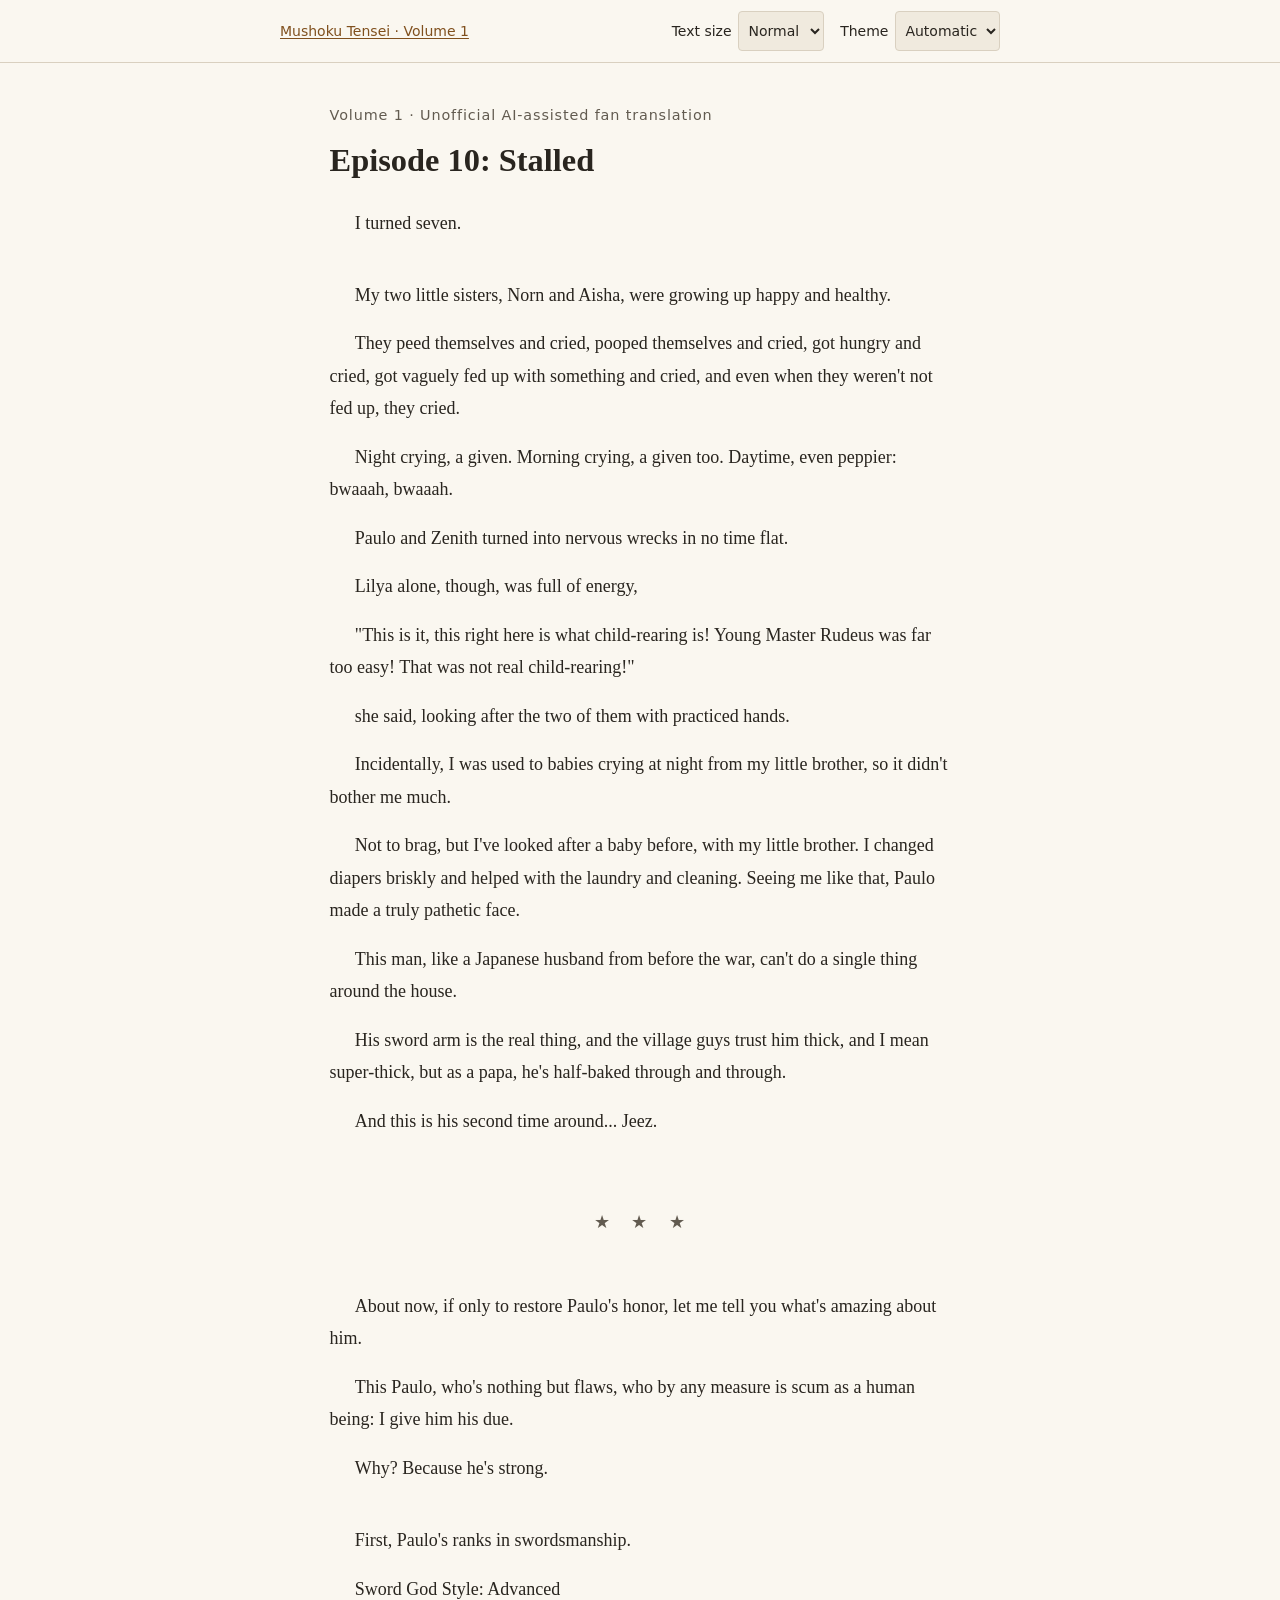
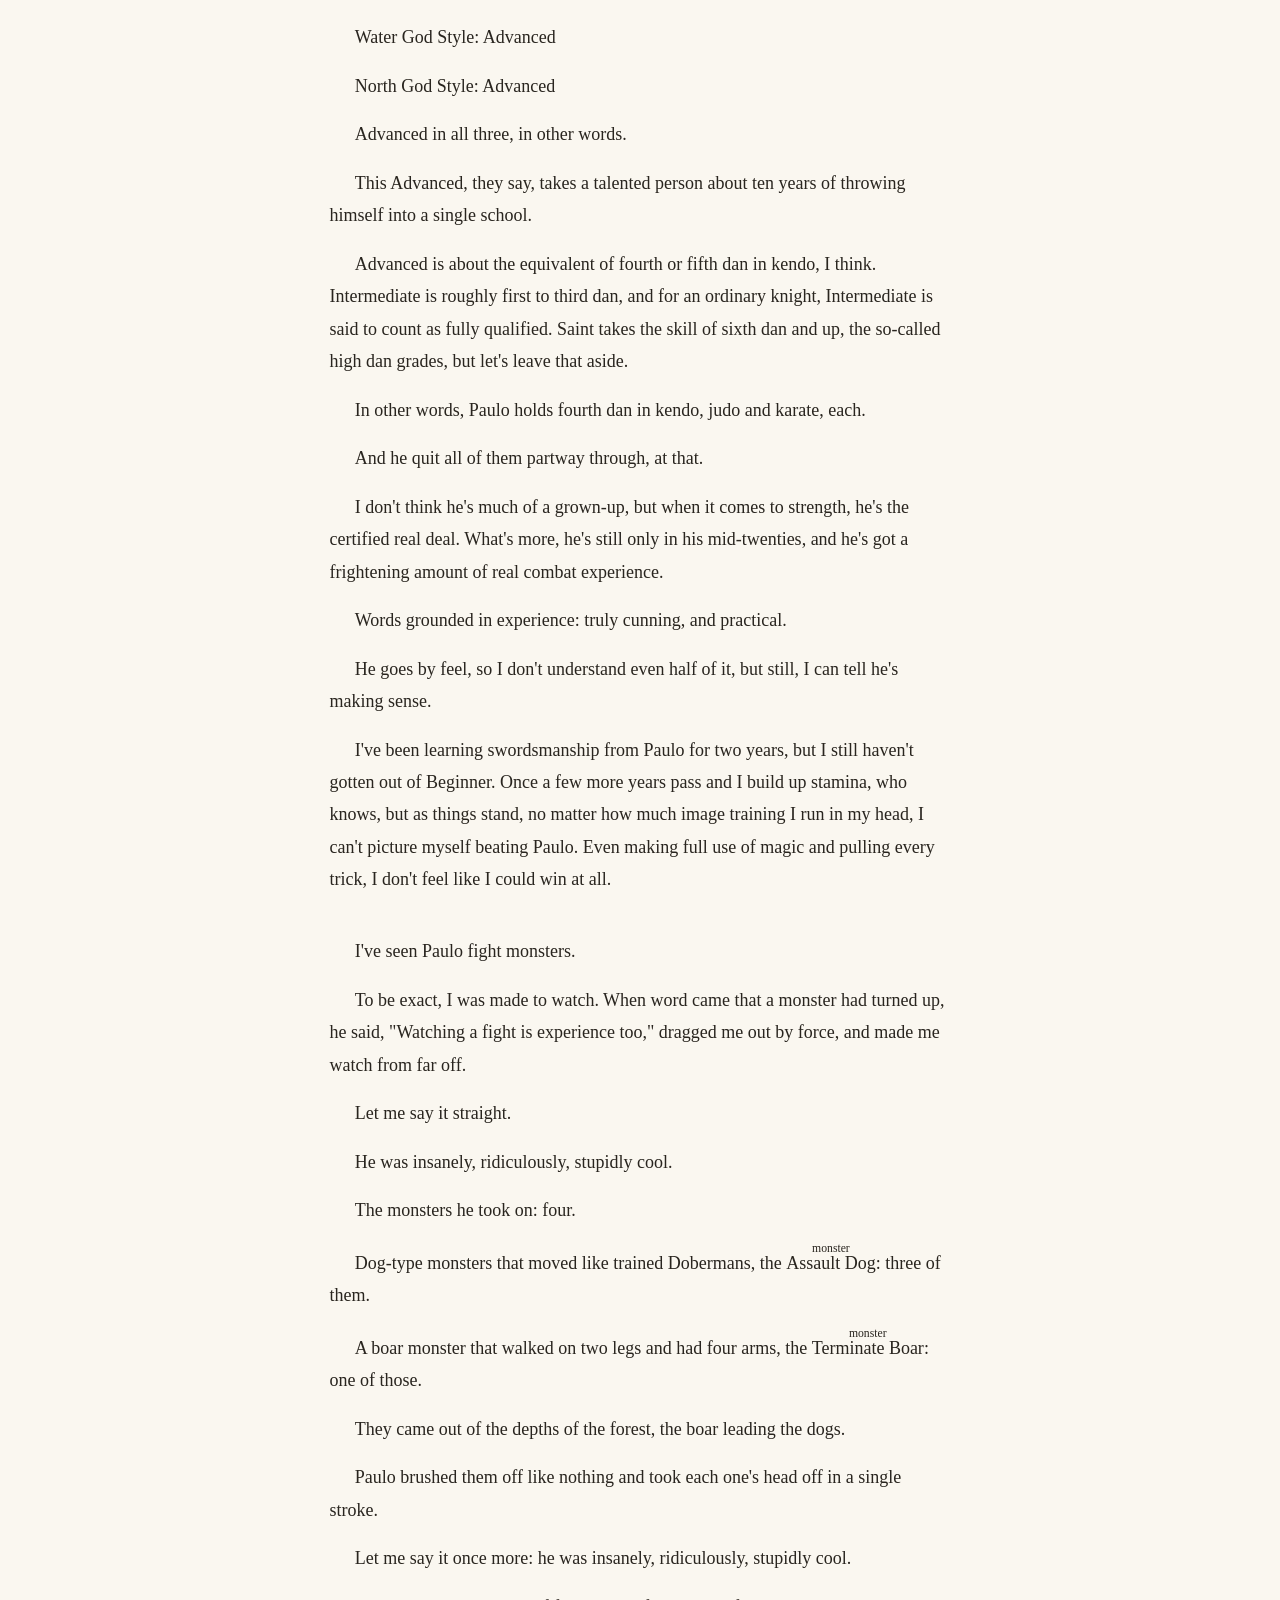
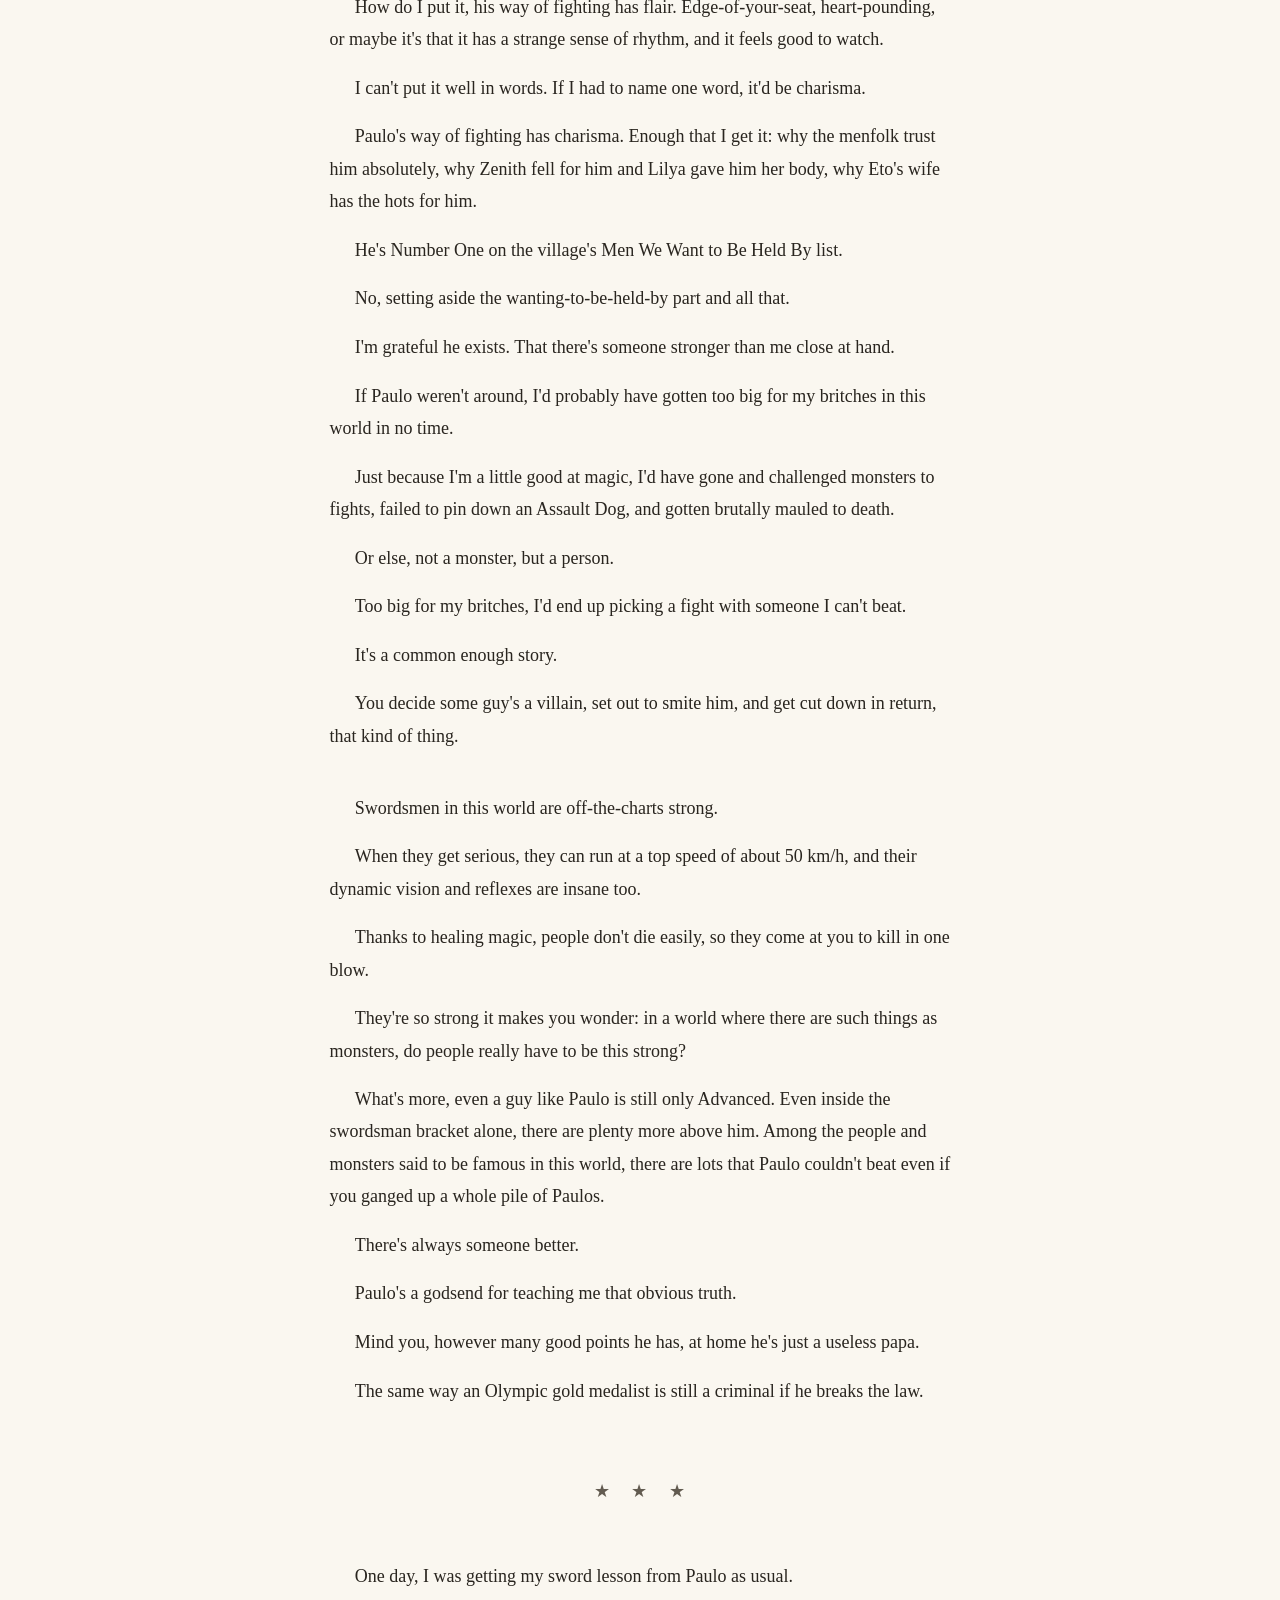
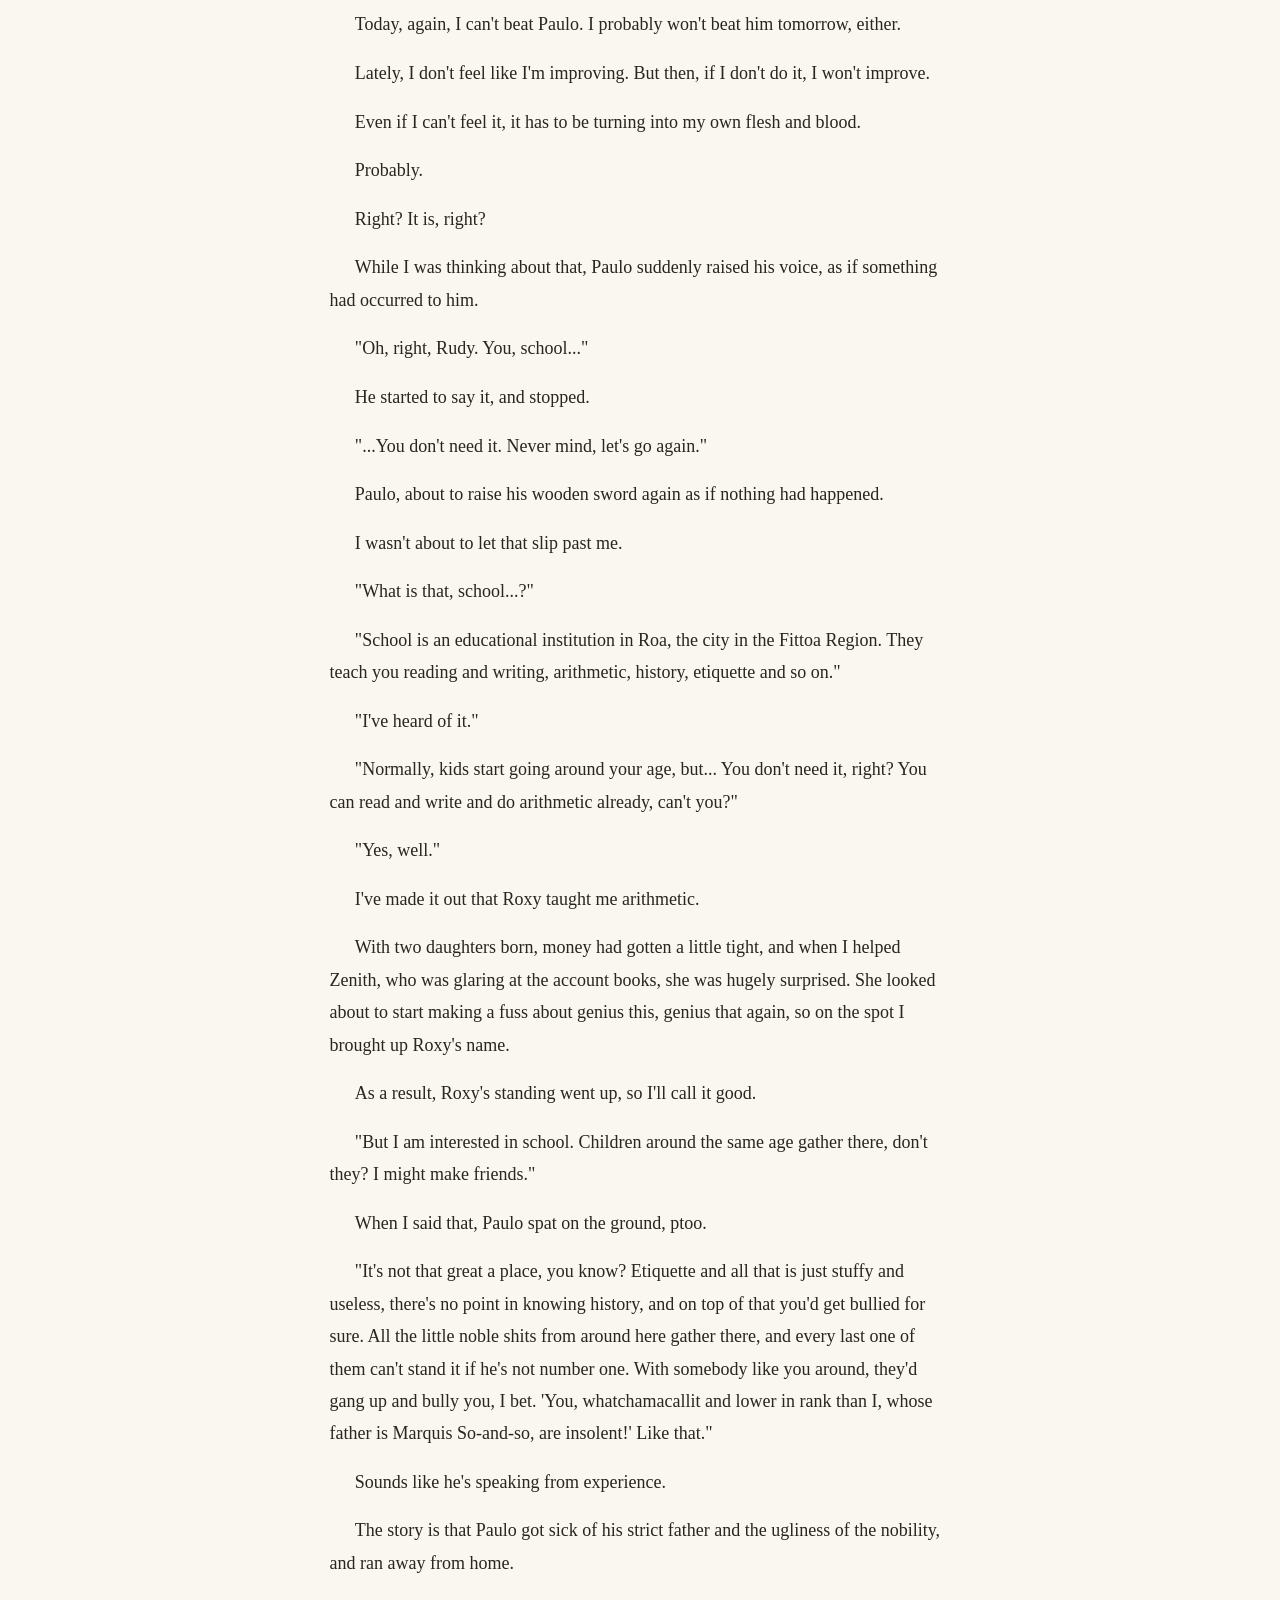
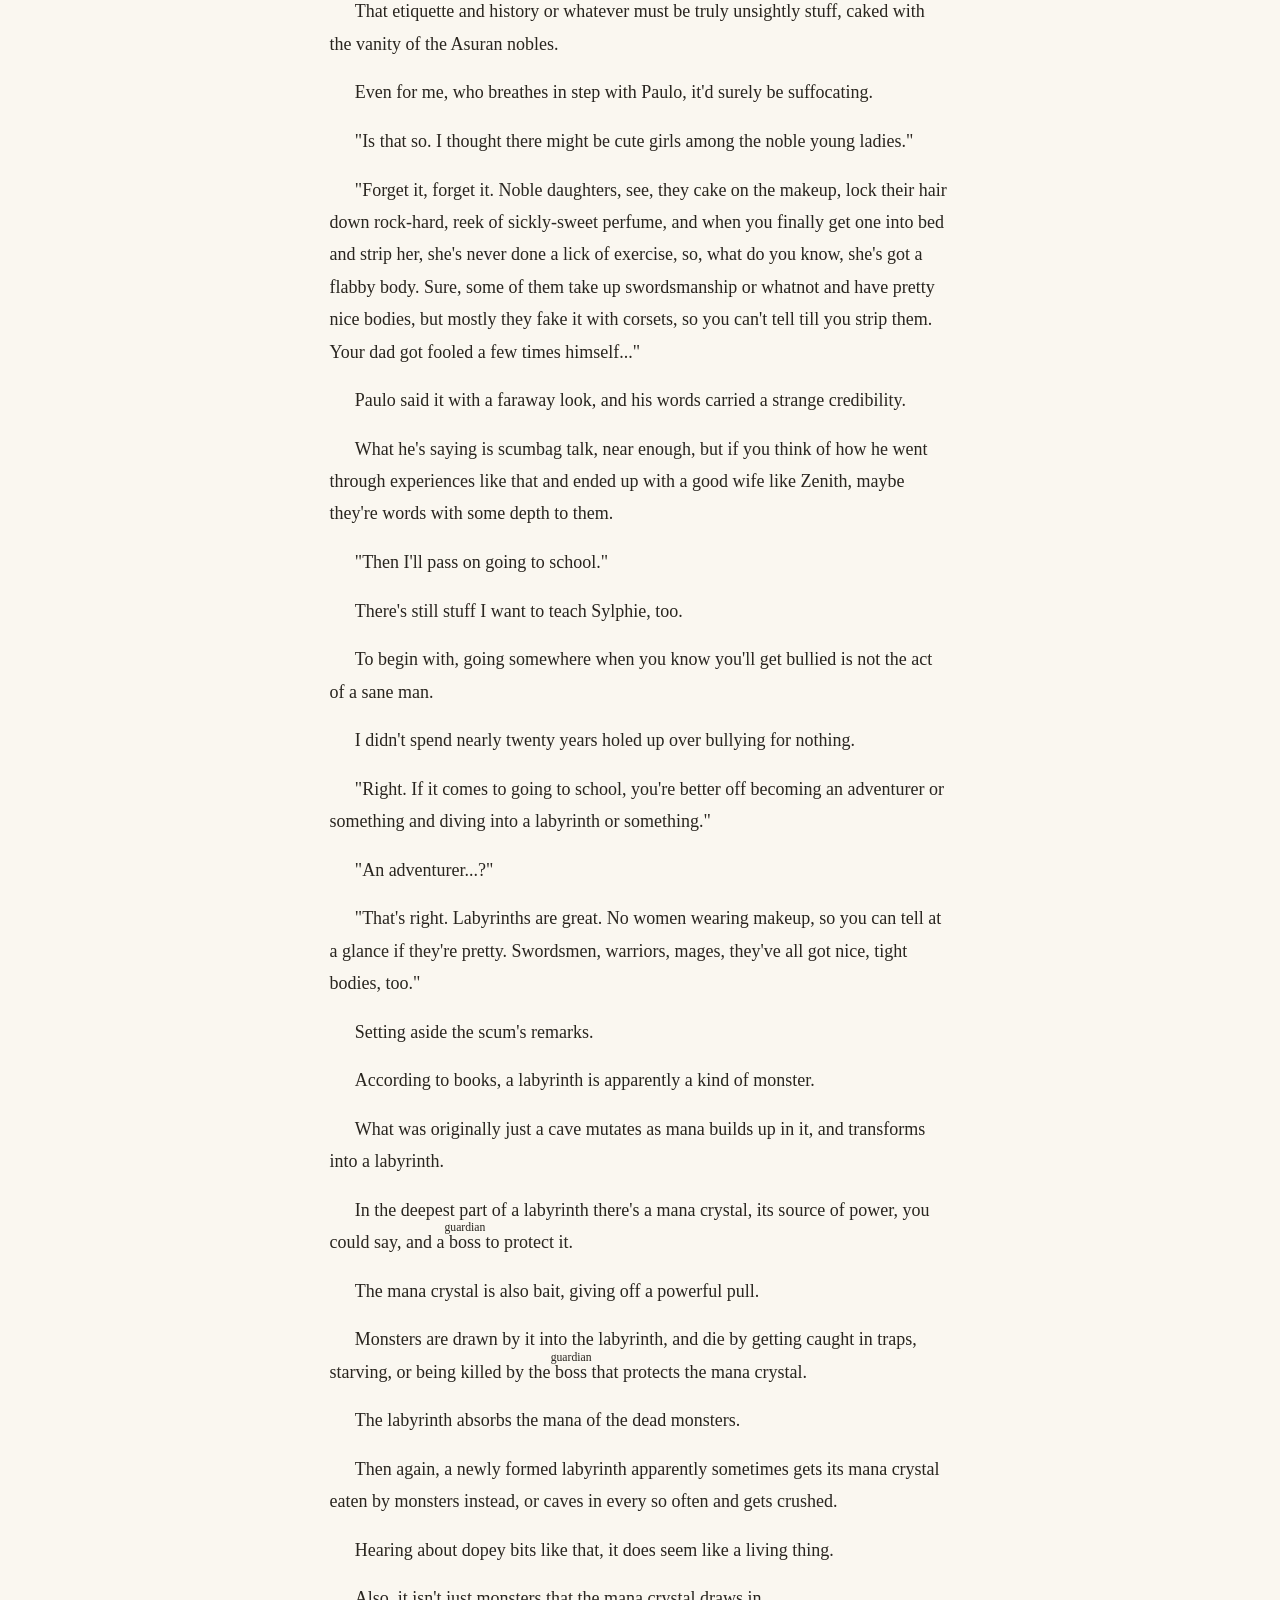
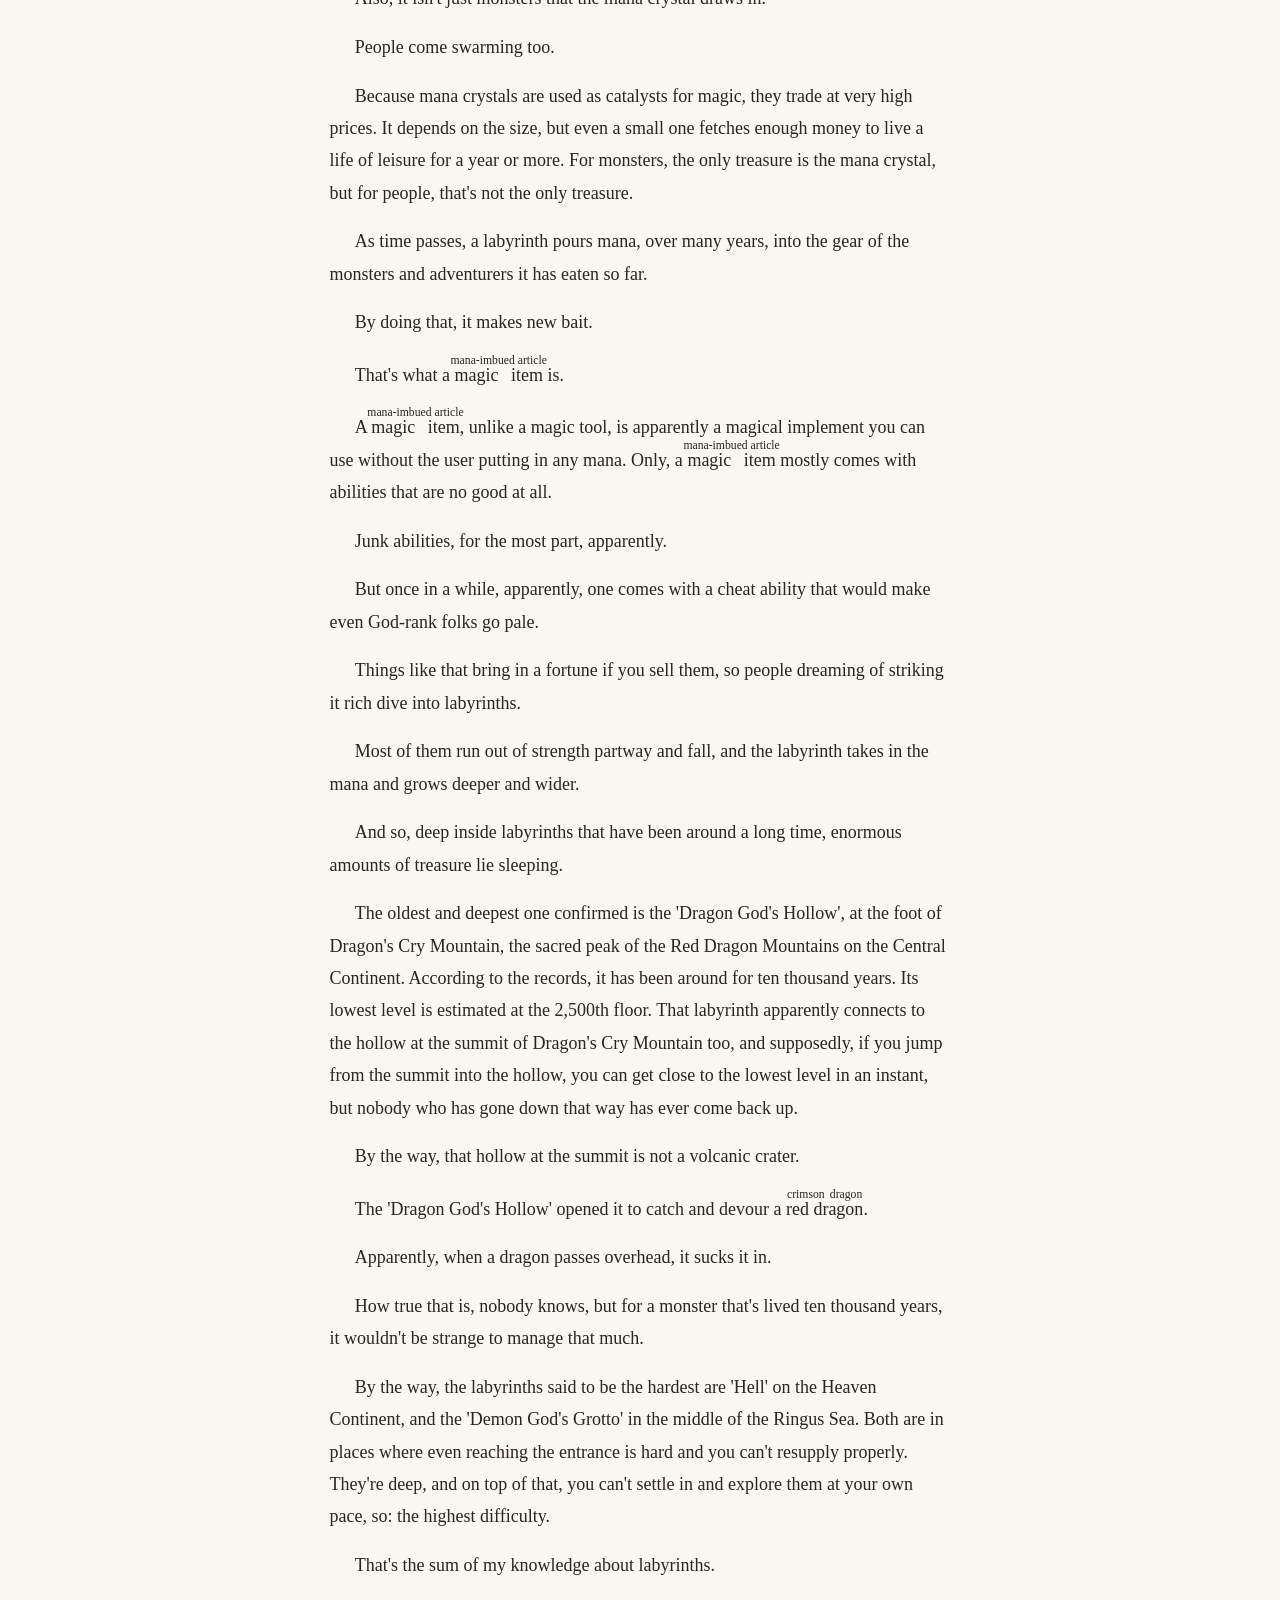
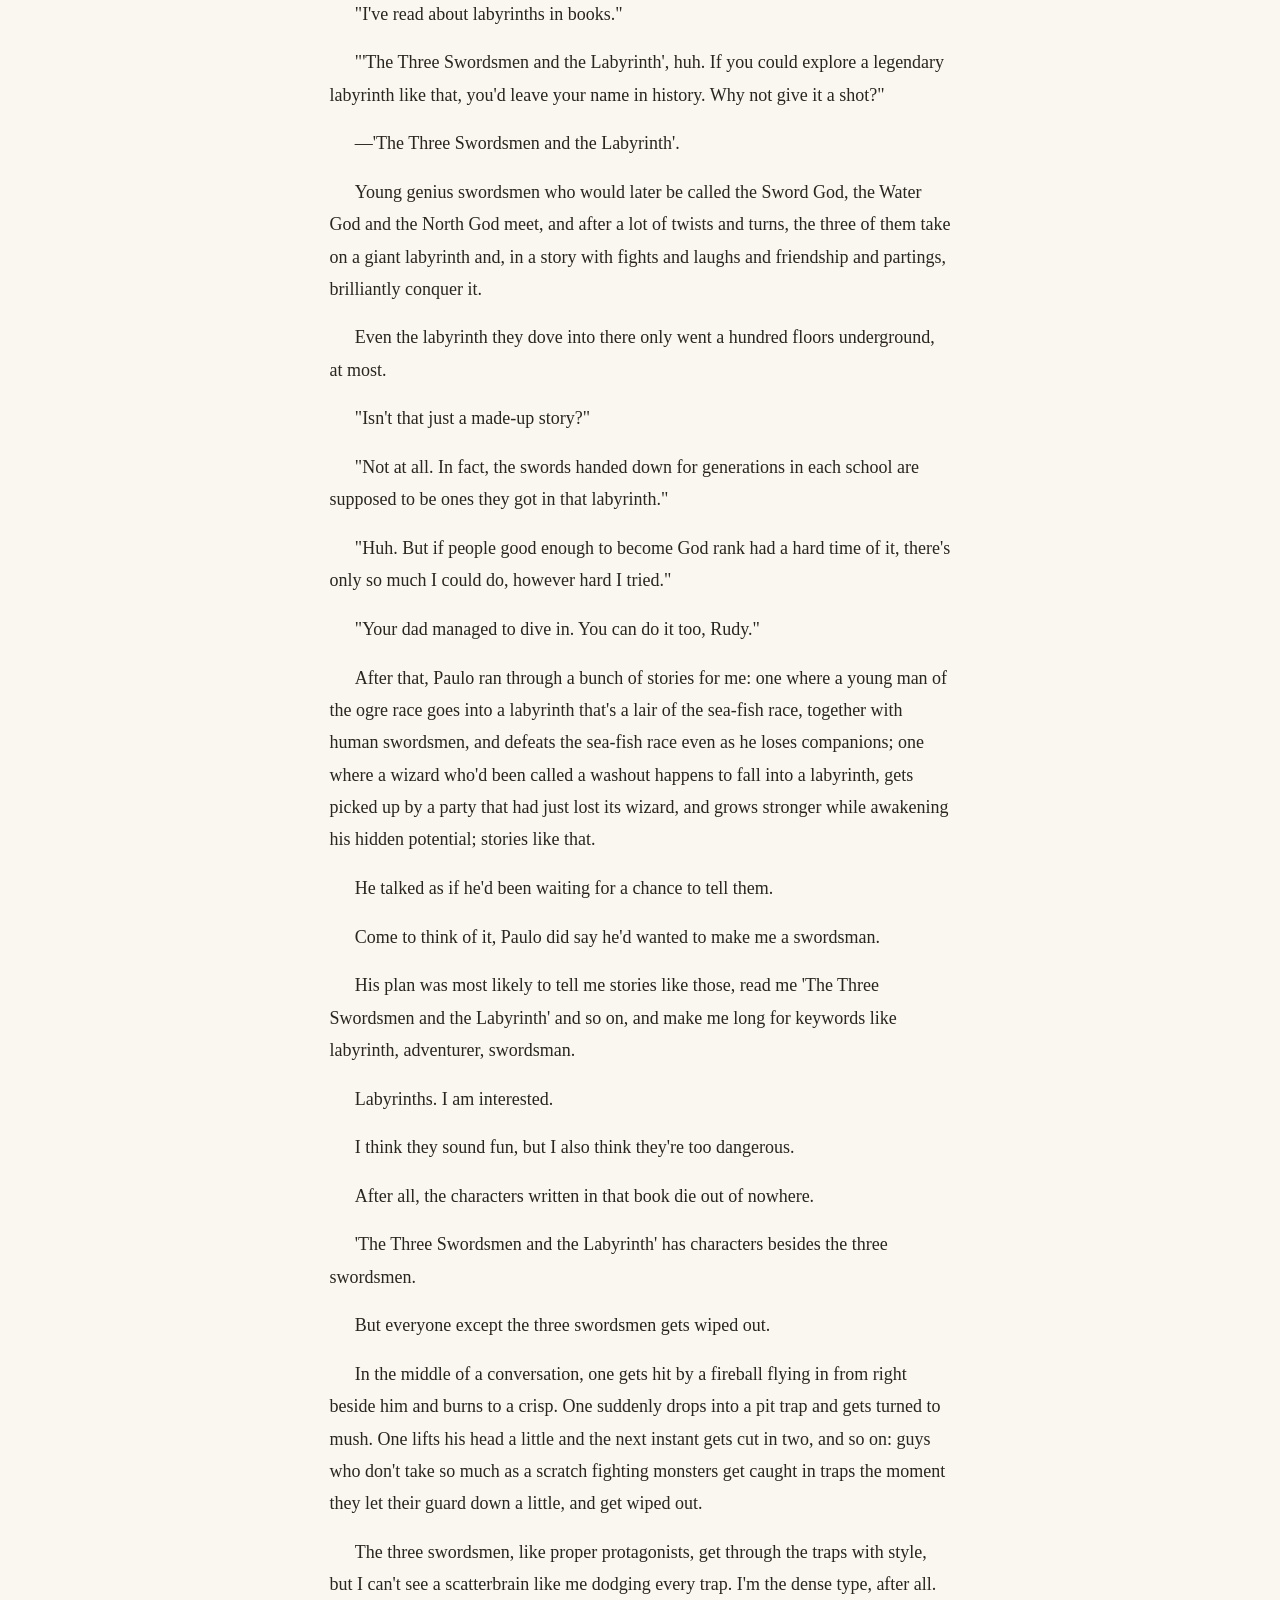
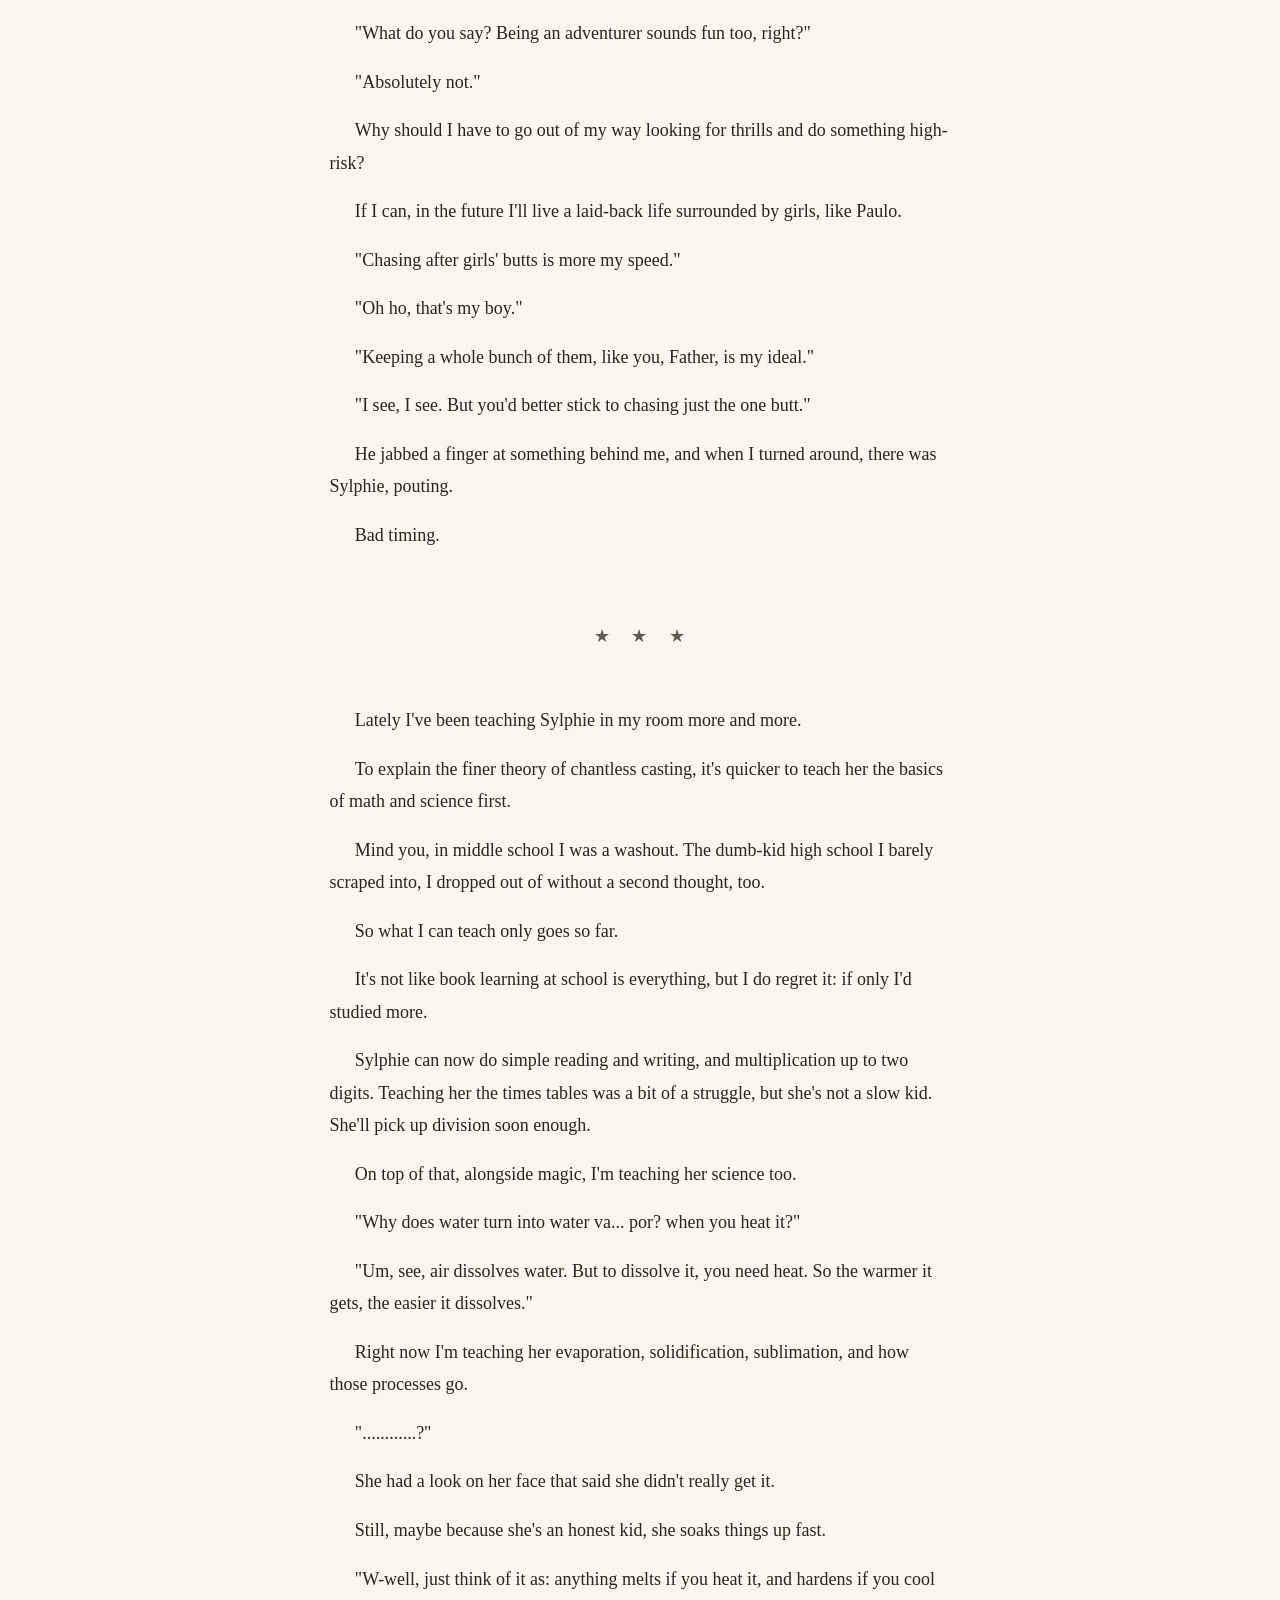
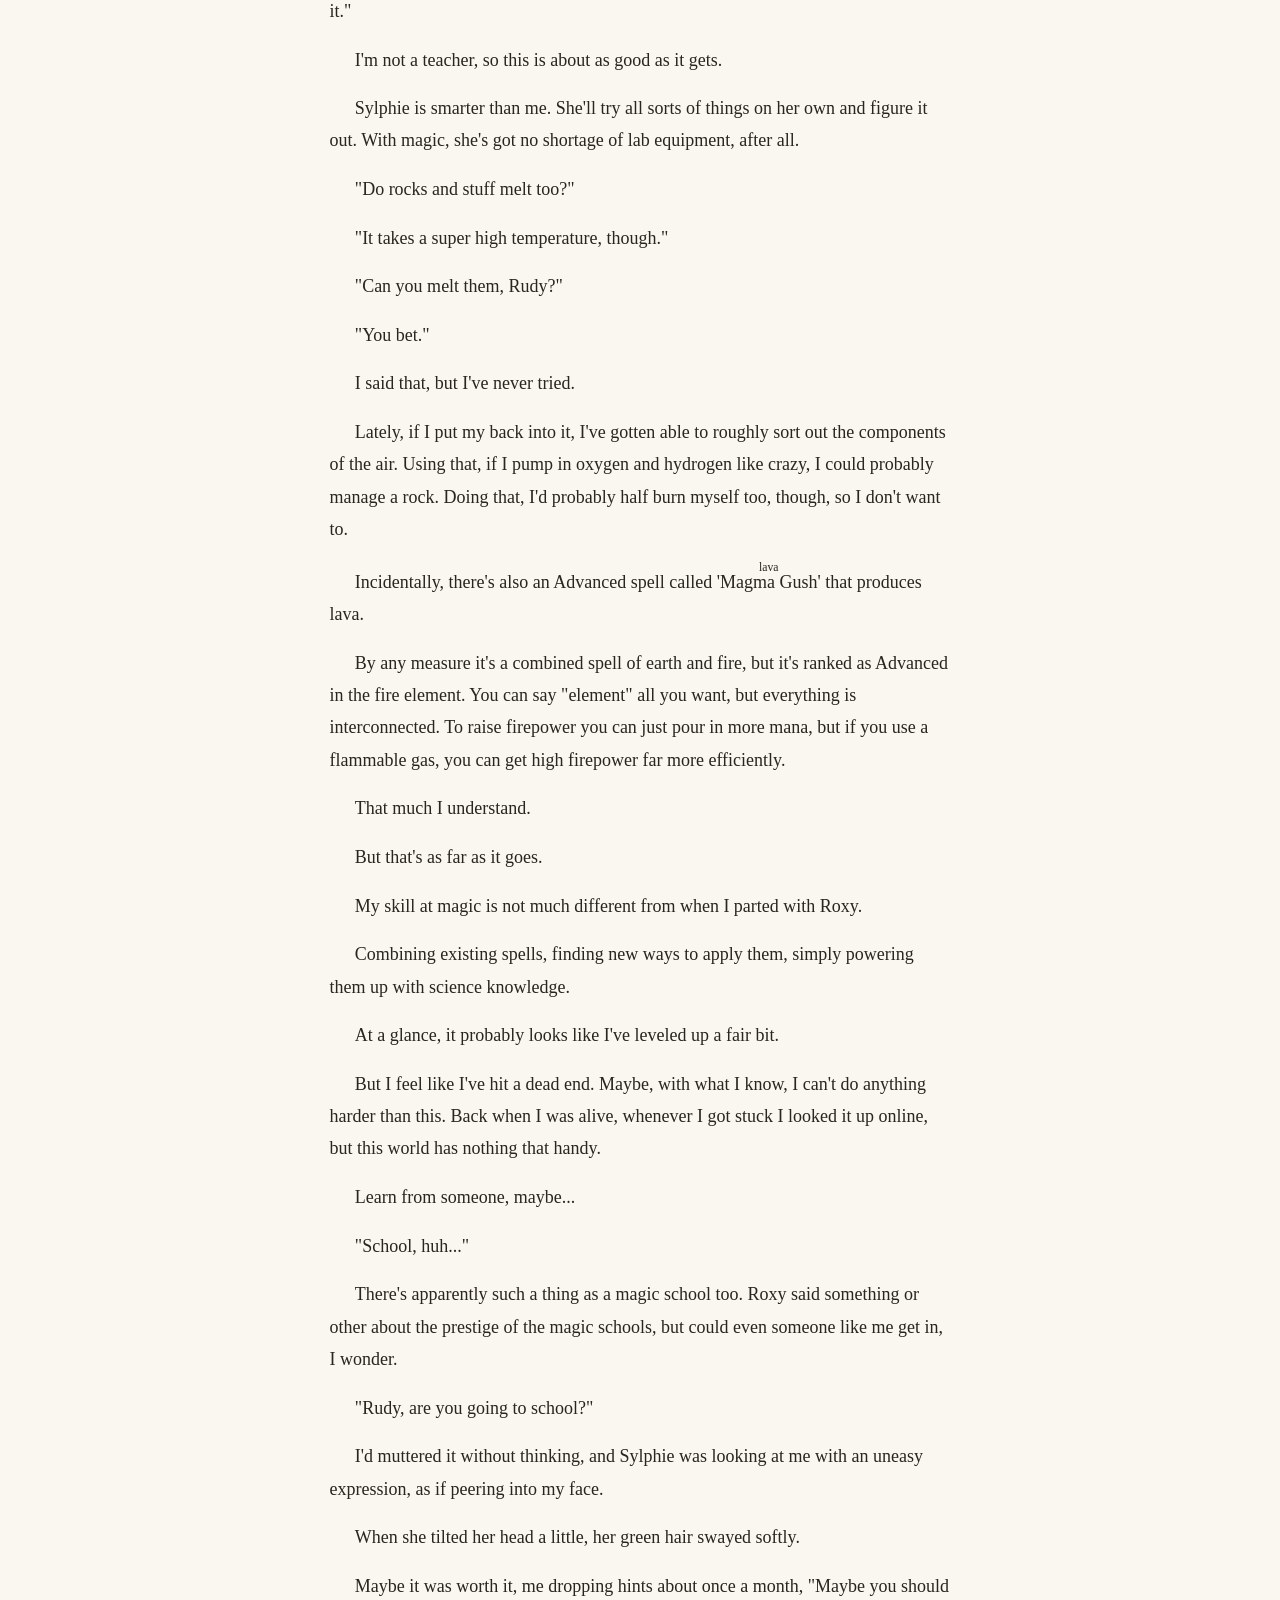
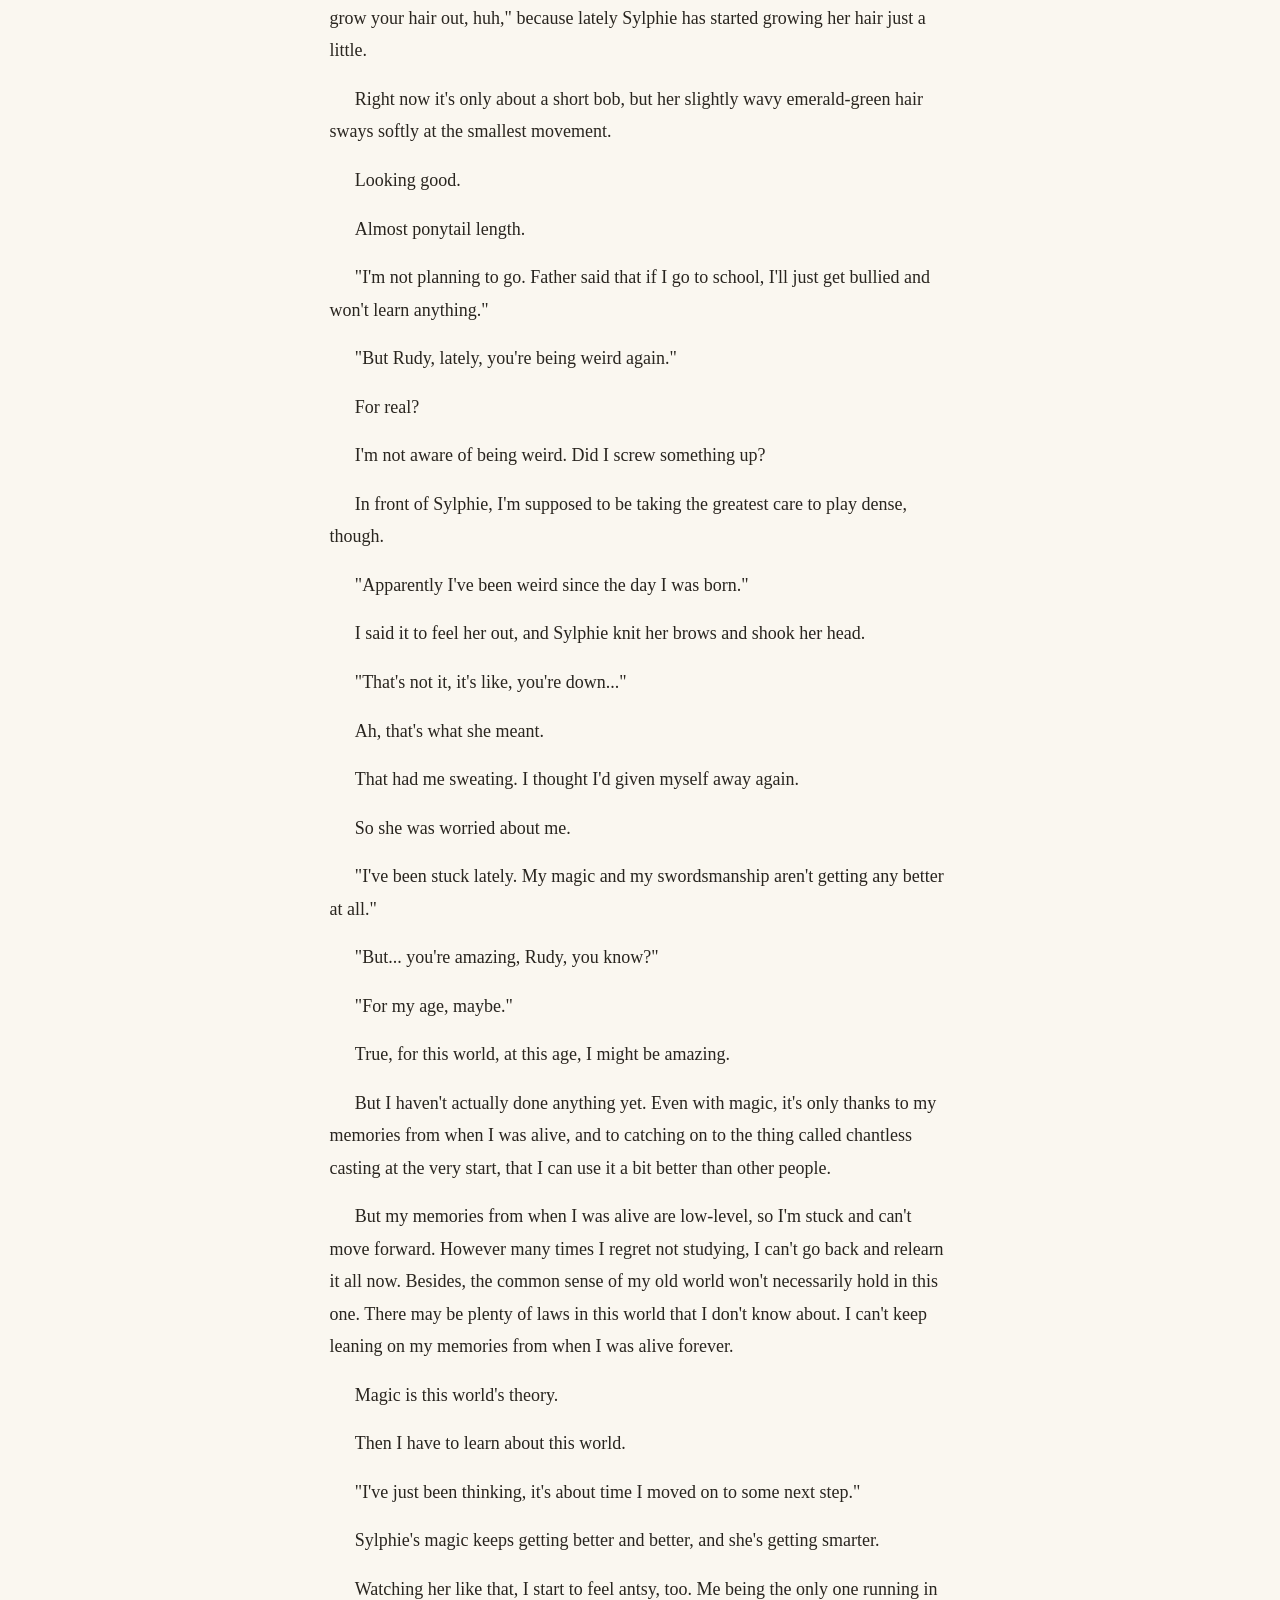
<file: vol01/ch10.html>
<!doctype html>
<html lang="en"><head><meta charset="utf-8"><meta name="viewport" content="width=device-width,initial-scale=1">
<title>Episode 10: Stalled — Mushoku Tensei · Volume 1</title>
<link rel="stylesheet" href="../assets/reader.css"></head>
<body data-chapter="ch10" data-title="Episode 10: Stalled"><a class="skip" href="#main">Skip to reading</a>
<header class="toolbar"><div class="toolbar-inner"><a class="toolbar-home" href="../index.html">Mushoku Tensei · Volume 1</a>
<label for="font-size">Text size <select id="font-size"><option value="100">Normal</option><option value="112">Larger</option><option value="125">Large</option><option value="140">Largest</option></select></label>
<label for="theme">Theme <select id="theme"><option value="auto">Automatic</option><option value="light">Light</option><option value="dark">Dark</option></select></label>
</div></header>
<main id="main"><p class="eyebrow">Volume 1 · Unofficial AI-assisted fan translation</p><h1>Episode 10: Stalled</h1>
<p class="prose-row prose" id="v01.c10.p0001" data-kind="p">I turned seven.</p>
<div class="blank" id="v01.c10.p0002" data-kind="blank" aria-hidden="true"></div>
<p class="prose-row prose" id="v01.c10.p0003" data-kind="p">My two little sisters, Norn and Aisha, were growing up happy and healthy.</p>
<p class="prose-row prose" id="v01.c10.p0004" data-kind="p">They peed themselves and cried, pooped themselves and cried, got hungry and cried, got vaguely fed up with something and cried, and even when they weren't not fed up, they cried.</p>
<p class="prose-row prose" id="v01.c10.p0005" data-kind="p">Night crying, a given. Morning crying, a given too. Daytime, even peppier: bwaaah, bwaaah.</p>
<p class="prose-row prose" id="v01.c10.p0006" data-kind="p">Paulo and Zenith turned into nervous wrecks in no time flat.</p>
<p class="prose-row prose" id="v01.c10.p0007" data-kind="p">Lilya alone, though, was full of energy,</p>
<p class="prose-row prose" id="v01.c10.p0008" data-kind="p">"This is it, this right here is what child-rearing is! Young Master Rudeus was far too easy! That was not real child-rearing!"</p>
<p class="prose-row prose" id="v01.c10.p0009" data-kind="p">she said, looking after the two of them with practiced hands.</p>
<p class="prose-row prose" id="v01.c10.p0010" data-kind="p">Incidentally, I was used to babies crying at night from my little brother, so it didn't bother me much.</p>
<p class="prose-row prose" id="v01.c10.p0011" data-kind="p">Not to brag, but I've looked after a baby before, with my little brother. I changed diapers briskly and helped with the laundry and cleaning. Seeing me like that, Paulo made a truly pathetic face.</p>
<p class="prose-row prose" id="v01.c10.p0012" data-kind="p">This man, like a Japanese husband from before the war, can't do a single thing around the house.</p>
<p class="prose-row prose" id="v01.c10.p0013" data-kind="p">His sword arm is the real thing, and the village guys trust him thick, and I mean super-thick, but as a papa, he's half-baked through and through.</p>
<p class="prose-row prose" id="v01.c10.p0014" data-kind="p">And this is his second time around... Jeez.</p>
<div class="blank" id="v01.c10.p0015" data-kind="blank" aria-hidden="true"></div>
<div class="scene-break" id="v01.c10.p0016" data-kind="break" role="separator" aria-label="Scene break">★　★　★</div>
<div class="blank" id="v01.c10.p0017" data-kind="blank" aria-hidden="true"></div>
<p class="prose-row prose" id="v01.c10.p0018" data-kind="p">About now, if only to restore Paulo's honor, let me tell you what's amazing about him.</p>
<p class="prose-row prose" id="v01.c10.p0019" data-kind="p">This Paulo, who's nothing but flaws, who by any measure is scum as a human being: I give him his due.</p>
<p class="prose-row prose" id="v01.c10.p0020" data-kind="p">Why? Because he's strong.</p>
<div class="blank" id="v01.c10.p0021" data-kind="blank" aria-hidden="true"></div>
<p class="prose-row prose" id="v01.c10.p0022" data-kind="p">First, Paulo's ranks in swordsmanship.</p>
<p class="prose-row prose" id="v01.c10.p0023" data-kind="p">Sword God Style: Advanced</p>
<p class="prose-row prose" id="v01.c10.p0024" data-kind="p">Water God Style: Advanced</p>
<p class="prose-row prose" id="v01.c10.p0025" data-kind="p">North God Style: Advanced</p>
<p class="prose-row prose" id="v01.c10.p0026" data-kind="p">Advanced in all three, in other words.</p>
<p class="prose-row prose" id="v01.c10.p0027" data-kind="p">This Advanced, they say, takes a talented person about ten years of throwing himself into a single school.</p>
<p class="prose-row prose" id="v01.c10.p0028" data-kind="p">Advanced is about the equivalent of fourth or fifth dan in kendo, I think. Intermediate is roughly first to third dan, and for an ordinary knight, Intermediate is said to count as fully qualified. Saint takes the skill of sixth dan and up, the so-called high dan grades, but let's leave that aside.</p>
<p class="prose-row prose" id="v01.c10.p0029" data-kind="p">In other words, Paulo holds fourth dan in kendo, judo and karate, each.</p>
<p class="prose-row prose" id="v01.c10.p0030" data-kind="p">And he quit all of them partway through, at that.</p>
<p class="prose-row prose" id="v01.c10.p0031" data-kind="p">I don't think he's much of a grown-up, but when it comes to strength, he's the certified real deal. What's more, he's still only in his mid-twenties, and he's got a frightening amount of real combat experience.</p>
<p class="prose-row prose" id="v01.c10.p0032" data-kind="p">Words grounded in experience: truly cunning, and practical.</p>
<p class="prose-row prose" id="v01.c10.p0033" data-kind="p">He goes by feel, so I don't understand even half of it, but still, I can tell he's making sense.</p>
<p class="prose-row prose" id="v01.c10.p0034" data-kind="p">I've been learning swordsmanship from Paulo for two years, but I still haven't gotten out of Beginner. Once a few more years pass and I build up stamina, who knows, but as things stand, no matter how much image training I run in my head, I can't picture myself beating Paulo. Even making full use of magic and pulling every trick, I don't feel like I could win at all.</p>
<div class="blank" id="v01.c10.p0035" data-kind="blank" aria-hidden="true"></div>
<p class="prose-row prose" id="v01.c10.p0036" data-kind="p">I've seen Paulo fight monsters.</p>
<p class="prose-row prose" id="v01.c10.p0037" data-kind="p">To be exact, I was made to watch. When word came that a monster had turned up, he said, "Watching a fight is experience too," dragged me out by force, and made me watch from far off.</p>
<p class="prose-row prose" id="v01.c10.p0038" data-kind="p">Let me say it straight.</p>
<p class="prose-row prose" id="v01.c10.p0039" data-kind="p">He was insanely, ridiculously, stupidly cool.</p>
<p class="prose-row prose" id="v01.c10.p0040" data-kind="p">The monsters he took on: four.</p>
<p class="prose-row prose" id="v01.c10.p0041" data-kind="p">Dog-type monsters that moved like trained Dobermans, the <ruby>Assault Dog<rt>monster</rt></ruby>: three of them.</p>
<p class="prose-row prose" id="v01.c10.p0042" data-kind="p">A boar monster that walked on two legs and had four arms, the <ruby>Terminate Boar<rt>monster</rt></ruby>: one of those.</p>
<p class="prose-row prose" id="v01.c10.p0043" data-kind="p">They came out of the depths of the forest, the boar leading the dogs.</p>
<p class="prose-row prose" id="v01.c10.p0044" data-kind="p">Paulo brushed them off like nothing and took each one's head off in a single stroke.</p>
<p class="prose-row prose" id="v01.c10.p0045" data-kind="p">Let me say it once more: he was insanely, ridiculously, stupidly cool.</p>
<p class="prose-row prose" id="v01.c10.p0046" data-kind="p">How do I put it, his way of fighting has flair. Edge-of-your-seat, heart-pounding, or maybe it's that it has a strange sense of rhythm, and it feels good to watch.</p>
<p class="prose-row prose" id="v01.c10.p0047" data-kind="p">I can't put it well in words. If I had to name one word, it'd be charisma.</p>
<p class="prose-row prose" id="v01.c10.p0048" data-kind="p">Paulo's way of fighting has charisma. Enough that I get it: why the menfolk trust him absolutely, why Zenith fell for him and Lilya gave him her body, why Eto's wife has the hots for him.</p>
<p class="prose-row prose" id="v01.c10.p0049" data-kind="p">He's Number One on the village's Men We Want to Be Held By list.</p>
<p class="prose-row prose" id="v01.c10.p0050" data-kind="p">No, setting aside the wanting-to-be-held-by part and all that.</p>
<p class="prose-row prose" id="v01.c10.p0051" data-kind="p">I'm grateful he exists. That there's someone stronger than me close at hand.</p>
<p class="prose-row prose" id="v01.c10.p0052" data-kind="p">If Paulo weren't around, I'd probably have gotten too big for my britches in this world in no time.</p>
<p class="prose-row prose" id="v01.c10.p0053" data-kind="p">Just because I'm a little good at magic, I'd have gone and challenged monsters to fights, failed to pin down an Assault Dog, and gotten brutally mauled to death.</p>
<p class="prose-row prose" id="v01.c10.p0054" data-kind="p">Or else, not a monster, but a person.</p>
<p class="prose-row prose" id="v01.c10.p0055" data-kind="p">Too big for my britches, I'd end up picking a fight with someone I can't beat.</p>
<p class="prose-row prose" id="v01.c10.p0056" data-kind="p">It's a common enough story.</p>
<p class="prose-row prose" id="v01.c10.p0057" data-kind="p">You decide some guy's a villain, set out to smite him, and get cut down in return, that kind of thing.</p>
<div class="blank" id="v01.c10.p0058" data-kind="blank" aria-hidden="true"></div>
<p class="prose-row prose" id="v01.c10.p0059" data-kind="p">Swordsmen in this world are off-the-charts strong.</p>
<p class="prose-row prose" id="v01.c10.p0060" data-kind="p">When they get serious, they can run at a top speed of about 50 km/h, and their dynamic vision and reflexes are insane too.</p>
<p class="prose-row prose" id="v01.c10.p0061" data-kind="p">Thanks to healing magic, people don't die easily, so they come at you to kill in one blow.</p>
<p class="prose-row prose" id="v01.c10.p0062" data-kind="p">They're so strong it makes you wonder: in a world where there are such things as monsters, do people really have to be this strong?</p>
<p class="prose-row prose" id="v01.c10.p0063" data-kind="p">What's more, even a guy like Paulo is still only Advanced. Even inside the swordsman bracket alone, there are plenty more above him. Among the people and monsters said to be famous in this world, there are lots that Paulo couldn't beat even if you ganged up a whole pile of Paulos.</p>
<p class="prose-row prose" id="v01.c10.p0064" data-kind="p">There's always someone better.</p>
<p class="prose-row prose" id="v01.c10.p0065" data-kind="p">Paulo's a godsend for teaching me that obvious truth.</p>
<p class="prose-row prose" id="v01.c10.p0066" data-kind="p">Mind you, however many good points he has, at home he's just a useless papa.</p>
<p class="prose-row prose" id="v01.c10.p0067" data-kind="p">The same way an Olympic gold medalist is still a criminal if he breaks the law.</p>
<div class="blank" id="v01.c10.p0068" data-kind="blank" aria-hidden="true"></div>
<div class="scene-break" id="v01.c10.p0069" data-kind="break" role="separator" aria-label="Scene break">★　★　★</div>
<div class="blank" id="v01.c10.p0070" data-kind="blank" aria-hidden="true"></div>
<p class="prose-row prose" id="v01.c10.p0071" data-kind="p">One day, I was getting my sword lesson from Paulo as usual.</p>
<p class="prose-row prose" id="v01.c10.p0072" data-kind="p">Today, again, I can't beat Paulo. I probably won't beat him tomorrow, either.</p>
<p class="prose-row prose" id="v01.c10.p0073" data-kind="p">Lately, I don't feel like I'm improving. But then, if I don't do it, I won't improve.</p>
<p class="prose-row prose" id="v01.c10.p0074" data-kind="p">Even if I can't feel it, it has to be turning into my own flesh and blood.</p>
<p class="prose-row prose" id="v01.c10.p0075" data-kind="p">Probably.</p>
<p class="prose-row prose" id="v01.c10.p0076" data-kind="p">Right? It is, right?</p>
<p class="prose-row prose" id="v01.c10.p0077" data-kind="p">While I was thinking about that, Paulo suddenly raised his voice, as if something had occurred to him.</p>
<p class="prose-row prose" id="v01.c10.p0078" data-kind="p">"Oh, right, Rudy. You, school..."</p>
<p class="prose-row prose" id="v01.c10.p0079" data-kind="p">He started to say it, and stopped.</p>
<p class="prose-row prose" id="v01.c10.p0080" data-kind="p">"...You don't need it. Never mind, let's go again."</p>
<p class="prose-row prose" id="v01.c10.p0081" data-kind="p">Paulo, about to raise his wooden sword again as if nothing had happened.</p>
<p class="prose-row prose" id="v01.c10.p0082" data-kind="p">I wasn't about to let that slip past me.</p>
<p class="prose-row prose" id="v01.c10.p0083" data-kind="p">"What is that, school...?"</p>
<p class="prose-row prose" id="v01.c10.p0084" data-kind="p">"School is an educational institution in Roa, the city in the Fittoa Region. They teach you reading and writing, arithmetic, history, etiquette and so on."</p>
<p class="prose-row prose" id="v01.c10.p0085" data-kind="p">"I've heard of it."</p>
<p class="prose-row prose" id="v01.c10.p0086" data-kind="p">"Normally, kids start going around your age, but... You don't need it, right? You can read and write and do arithmetic already, can't you?"</p>
<p class="prose-row prose" id="v01.c10.p0087" data-kind="p">"Yes, well."</p>
<p class="prose-row prose" id="v01.c10.p0088" data-kind="p">I've made it out that Roxy taught me arithmetic.</p>
<p class="prose-row prose" id="v01.c10.p0089" data-kind="p">With two daughters born, money had gotten a little tight, and when I helped Zenith, who was glaring at the account books, she was hugely surprised. She looked about to start making a fuss about genius this, genius that again, so on the spot I brought up Roxy's name.</p>
<p class="prose-row prose" id="v01.c10.p0090" data-kind="p">As a result, Roxy's standing went up, so I'll call it good.</p>
<p class="prose-row prose" id="v01.c10.p0091" data-kind="p">"But I am interested in school. Children around the same age gather there, don't they? I might make friends."</p>
<p class="prose-row prose" id="v01.c10.p0092" data-kind="p">When I said that, Paulo spat on the ground, ptoo.</p>
<p class="prose-row prose" id="v01.c10.p0093" data-kind="p">"It's not that great a place, you know? Etiquette and all that is just stuffy and useless, there's no point in knowing history, and on top of that you'd get bullied for sure. All the little noble shits from around here gather there, and every last one of them can't stand it if he's not number one. With somebody like you around, they'd gang up and bully you, I bet. 'You, whatchamacallit and lower in rank than I, whose father is Marquis So-and-so, are insolent!' Like that."</p>
<p class="prose-row prose" id="v01.c10.p0094" data-kind="p">Sounds like he's speaking from experience.</p>
<p class="prose-row prose" id="v01.c10.p0095" data-kind="p">The story is that Paulo got sick of his strict father and the ugliness of the nobility, and ran away from home.</p>
<p class="prose-row prose" id="v01.c10.p0096" data-kind="p">That etiquette and history or whatever must be truly unsightly stuff, caked with the vanity of the Asuran nobles.</p>
<p class="prose-row prose" id="v01.c10.p0097" data-kind="p">Even for me, who breathes in step with Paulo, it'd surely be suffocating.</p>
<p class="prose-row prose" id="v01.c10.p0098" data-kind="p">"Is that so. I thought there might be cute girls among the noble young ladies."</p>
<p class="prose-row prose" id="v01.c10.p0099" data-kind="p">"Forget it, forget it. Noble daughters, see, they cake on the makeup, lock their hair down rock-hard, reek of sickly-sweet perfume, and when you finally get one into bed and strip her, she's never done a lick of exercise, so, what do you know, she's got a flabby body. Sure, some of them take up swordsmanship or whatnot and have pretty nice bodies, but mostly they fake it with corsets, so you can't tell till you strip them. Your dad got fooled a few times himself..."</p>
<p class="prose-row prose" id="v01.c10.p0100" data-kind="p">Paulo said it with a faraway look, and his words carried a strange credibility.</p>
<p class="prose-row prose" id="v01.c10.p0101" data-kind="p">What he's saying is scumbag talk, near enough, but if you think of how he went through experiences like that and ended up with a good wife like Zenith, maybe they're words with some depth to them.</p>
<p class="prose-row prose" id="v01.c10.p0102" data-kind="p">"Then I'll pass on going to school."</p>
<p class="prose-row prose" id="v01.c10.p0103" data-kind="p">There's still stuff I want to teach Sylphie, too.</p>
<p class="prose-row prose" id="v01.c10.p0104" data-kind="p">To begin with, going somewhere when you know you'll get bullied is not the act of a sane man.</p>
<p class="prose-row prose" id="v01.c10.p0105" data-kind="p">I didn't spend nearly twenty years holed up over bullying for nothing.</p>
<p class="prose-row prose" id="v01.c10.p0106" data-kind="p">"Right. If it comes to going to school, you're better off becoming an adventurer or something and diving into a labyrinth or something."</p>
<p class="prose-row prose" id="v01.c10.p0107" data-kind="p">"An adventurer...?"</p>
<p class="prose-row prose" id="v01.c10.p0108" data-kind="p">"That's right. Labyrinths are great. No women wearing makeup, so you can tell at a glance if they're pretty. Swordsmen, warriors, mages, they've all got nice, tight bodies, too."</p>
<p class="prose-row prose" id="v01.c10.p0109" data-kind="p">Setting aside the scum's remarks.</p>
<p class="prose-row prose" id="v01.c10.p0110" data-kind="p">According to books, a labyrinth is apparently a kind of monster.</p>
<p class="prose-row prose" id="v01.c10.p0111" data-kind="p">What was originally just a cave mutates as mana builds up in it, and transforms into a labyrinth.</p>
<p class="prose-row prose" id="v01.c10.p0112" data-kind="p">In the deepest part of a labyrinth there's a mana crystal, its source of power, you could say, and a <ruby>boss<rt>guardian</rt></ruby> to protect it.</p>
<p class="prose-row prose" id="v01.c10.p0113" data-kind="p">The mana crystal is also bait, giving off a powerful pull.</p>
<p class="prose-row prose" id="v01.c10.p0114" data-kind="p">Monsters are drawn by it into the labyrinth, and die by getting caught in traps, starving, or being killed by the <ruby>boss<rt>guardian</rt></ruby> that protects the mana crystal.</p>
<p class="prose-row prose" id="v01.c10.p0115" data-kind="p">The labyrinth absorbs the mana of the dead monsters.</p>
<p class="prose-row prose" id="v01.c10.p0116" data-kind="p">Then again, a newly formed labyrinth apparently sometimes gets its mana crystal eaten by monsters instead, or caves in every so often and gets crushed.</p>
<p class="prose-row prose" id="v01.c10.p0117" data-kind="p">Hearing about dopey bits like that, it does seem like a living thing.</p>
<p class="prose-row prose" id="v01.c10.p0118" data-kind="p">Also, it isn't just monsters that the mana crystal draws in.</p>
<p class="prose-row prose" id="v01.c10.p0119" data-kind="p">People come swarming too.</p>
<p class="prose-row prose" id="v01.c10.p0120" data-kind="p">Because mana crystals are used as catalysts for magic, they trade at very high prices. It depends on the size, but even a small one fetches enough money to live a life of leisure for a year or more. For monsters, the only treasure is the mana crystal, but for people, that's not the only treasure.</p>
<p class="prose-row prose" id="v01.c10.p0121" data-kind="p">As time passes, a labyrinth pours mana, over many years, into the gear of the monsters and adventurers it has eaten so far.</p>
<p class="prose-row prose" id="v01.c10.p0122" data-kind="p">By doing that, it makes new bait.</p>
<p class="prose-row prose" id="v01.c10.p0123" data-kind="p">That's what a <ruby>magic item<rt>mana-imbued article</rt></ruby> is.</p>
<p class="prose-row prose" id="v01.c10.p0124" data-kind="p">A <ruby>magic item<rt>mana-imbued article</rt></ruby>, unlike a magic tool, is apparently a magical implement you can use without the user putting in any mana. Only, a <ruby>magic item<rt>mana-imbued article</rt></ruby> mostly comes with abilities that are no good at all.</p>
<p class="prose-row prose" id="v01.c10.p0125" data-kind="p">Junk abilities, for the most part, apparently.</p>
<p class="prose-row prose" id="v01.c10.p0126" data-kind="p">But once in a while, apparently, one comes with a cheat ability that would make even God-rank folks go pale.</p>
<p class="prose-row prose" id="v01.c10.p0127" data-kind="p">Things like that bring in a fortune if you sell them, so people dreaming of striking it rich dive into labyrinths.</p>
<p class="prose-row prose" id="v01.c10.p0128" data-kind="p">Most of them run out of strength partway and fall, and the labyrinth takes in the mana and grows deeper and wider.</p>
<p class="prose-row prose" id="v01.c10.p0129" data-kind="p">And so, deep inside labyrinths that have been around a long time, enormous amounts of treasure lie sleeping.</p>
<p class="prose-row prose" id="v01.c10.p0130" data-kind="p">The oldest and deepest one confirmed is the 'Dragon God's Hollow', at the foot of Dragon's Cry Mountain, the sacred peak of the Red Dragon Mountains on the Central Continent. According to the records, it has been around for ten thousand years. Its lowest level is estimated at the 2,500th floor. That labyrinth apparently connects to the hollow at the summit of Dragon's Cry Mountain too, and supposedly, if you jump from the summit into the hollow, you can get close to the lowest level in an instant, but nobody who has gone down that way has ever come back up.</p>
<p class="prose-row prose" id="v01.c10.p0131" data-kind="p">By the way, that hollow at the summit is not a volcanic crater.</p>
<p class="prose-row prose" id="v01.c10.p0132" data-kind="p">The 'Dragon God's Hollow' opened it to catch and devour a <ruby>red dragon<rt>crimson dragon</rt></ruby>.</p>
<p class="prose-row prose" id="v01.c10.p0133" data-kind="p">Apparently, when a dragon passes overhead, it sucks it in.</p>
<p class="prose-row prose" id="v01.c10.p0134" data-kind="p">How true that is, nobody knows, but for a monster that's lived ten thousand years, it wouldn't be strange to manage that much.</p>
<p class="prose-row prose" id="v01.c10.p0135" data-kind="p">By the way, the labyrinths said to be the hardest are 'Hell' on the Heaven Continent, and the 'Demon God's Grotto' in the middle of the Ringus Sea. Both are in places where even reaching the entrance is hard and you can't resupply properly. They're deep, and on top of that, you can't settle in and explore them at your own pace, so: the highest difficulty.</p>
<p class="prose-row prose" id="v01.c10.p0136" data-kind="p">That's the sum of my knowledge about labyrinths.</p>
<p class="prose-row prose" id="v01.c10.p0137" data-kind="p">"I've read about labyrinths in books."</p>
<p class="prose-row prose" id="v01.c10.p0138" data-kind="p">"'The Three Swordsmen and the Labyrinth', huh. If you could explore a legendary labyrinth like that, you'd leave your name in history. Why not give it a shot?"</p>
<p class="prose-row prose" id="v01.c10.p0139" data-kind="p">—'The Three Swordsmen and the Labyrinth'.</p>
<p class="prose-row prose" id="v01.c10.p0140" data-kind="p">Young genius swordsmen who would later be called the Sword God, the Water God and the North God meet, and after a lot of twists and turns, the three of them take on a giant labyrinth and, in a story with fights and laughs and friendship and partings, brilliantly conquer it.</p>
<p class="prose-row prose" id="v01.c10.p0141" data-kind="p">Even the labyrinth they dove into there only went a hundred floors underground, at most.</p>
<p class="prose-row prose" id="v01.c10.p0142" data-kind="p">"Isn't that just a made-up story?"</p>
<p class="prose-row prose" id="v01.c10.p0143" data-kind="p">"Not at all. In fact, the swords handed down for generations in each school are supposed to be ones they got in that labyrinth."</p>
<p class="prose-row prose" id="v01.c10.p0144" data-kind="p">"Huh. But if people good enough to become God rank had a hard time of it, there's only so much I could do, however hard I tried."</p>
<p class="prose-row prose" id="v01.c10.p0145" data-kind="p">"Your dad managed to dive in. You can do it too, Rudy."</p>
<p class="prose-row prose" id="v01.c10.p0146" data-kind="p">After that, Paulo ran through a bunch of stories for me: one where a young man of the ogre race goes into a labyrinth that's a lair of the sea-fish race, together with human swordsmen, and defeats the sea-fish race even as he loses companions; one where a wizard who'd been called a washout happens to fall into a labyrinth, gets picked up by a party that had just lost its wizard, and grows stronger while awakening his hidden potential; stories like that.</p>
<p class="prose-row prose" id="v01.c10.p0147" data-kind="p">He talked as if he'd been waiting for a chance to tell them.</p>
<p class="prose-row prose" id="v01.c10.p0148" data-kind="p">Come to think of it, Paulo did say he'd wanted to make me a swordsman.</p>
<p class="prose-row prose" id="v01.c10.p0149" data-kind="p">His plan was most likely to tell me stories like those, read me 'The Three Swordsmen and the Labyrinth' and so on, and make me long for keywords like labyrinth, adventurer, swordsman.</p>
<p class="prose-row prose" id="v01.c10.p0150" data-kind="p">Labyrinths. I am interested.</p>
<p class="prose-row prose" id="v01.c10.p0151" data-kind="p">I think they sound fun, but I also think they're too dangerous.</p>
<p class="prose-row prose" id="v01.c10.p0152" data-kind="p">After all, the characters written in that book die out of nowhere.</p>
<p class="prose-row prose" id="v01.c10.p0153" data-kind="p">'The Three Swordsmen and the Labyrinth' has characters besides the three swordsmen.</p>
<p class="prose-row prose" id="v01.c10.p0154" data-kind="p">But everyone except the three swordsmen gets wiped out.</p>
<p class="prose-row prose" id="v01.c10.p0155" data-kind="p">In the middle of a conversation, one gets hit by a fireball flying in from right beside him and burns to a crisp. One suddenly drops into a pit trap and gets turned to mush. One lifts his head a little and the next instant gets cut in two, and so on: guys who don't take so much as a scratch fighting monsters get caught in traps the moment they let their guard down a little, and get wiped out.</p>
<p class="prose-row prose" id="v01.c10.p0156" data-kind="p">The three swordsmen, like proper protagonists, get through the traps with style, but I can't see a scatterbrain like me dodging every trap. I'm the dense type, after all.</p>
<p class="prose-row prose" id="v01.c10.p0157" data-kind="p">"What do you say? Being an adventurer sounds fun too, right?"</p>
<p class="prose-row prose" id="v01.c10.p0158" data-kind="p">"Absolutely not."</p>
<p class="prose-row prose" id="v01.c10.p0159" data-kind="p">Why should I have to go out of my way looking for thrills and do something high-risk?</p>
<p class="prose-row prose" id="v01.c10.p0160" data-kind="p">If I can, in the future I'll live a laid-back life surrounded by girls, like Paulo.</p>
<p class="prose-row prose" id="v01.c10.p0161" data-kind="p">"Chasing after girls' butts is more my speed."</p>
<p class="prose-row prose" id="v01.c10.p0162" data-kind="p">"Oh ho, that's my boy."</p>
<p class="prose-row prose" id="v01.c10.p0163" data-kind="p">"Keeping a whole bunch of them, like you, Father, is my ideal."</p>
<p class="prose-row prose" id="v01.c10.p0164" data-kind="p">"I see, I see. But you'd better stick to chasing just the one butt."</p>
<p class="prose-row prose" id="v01.c10.p0165" data-kind="p">He jabbed a finger at something behind me, and when I turned around, there was Sylphie, pouting.</p>
<p class="prose-row prose" id="v01.c10.p0166" data-kind="p">Bad timing.</p>
<div class="blank" id="v01.c10.p0167" data-kind="blank" aria-hidden="true"></div>
<div class="scene-break" id="v01.c10.p0168" data-kind="break" role="separator" aria-label="Scene break">★　★　★</div>
<div class="blank" id="v01.c10.p0169" data-kind="blank" aria-hidden="true"></div>
<p class="prose-row prose" id="v01.c10.p0170" data-kind="p">Lately I've been teaching Sylphie in my room more and more.</p>
<p class="prose-row prose" id="v01.c10.p0171" data-kind="p">To explain the finer theory of chantless casting, it's quicker to teach her the basics of math and science first.</p>
<p class="prose-row prose" id="v01.c10.p0172" data-kind="p">Mind you, in middle school I was a washout. The dumb-kid high school I barely scraped into, I dropped out of without a second thought, too.</p>
<p class="prose-row prose" id="v01.c10.p0173" data-kind="p">So what I can teach only goes so far.</p>
<p class="prose-row prose" id="v01.c10.p0174" data-kind="p">It's not like book learning at school is everything, but I do regret it: if only I'd studied more.</p>
<p class="prose-row prose" id="v01.c10.p0175" data-kind="p">Sylphie can now do simple reading and writing, and multiplication up to two digits. Teaching her the times tables was a bit of a struggle, but she's not a slow kid. She'll pick up division soon enough.</p>
<p class="prose-row prose" id="v01.c10.p0176" data-kind="p">On top of that, alongside magic, I'm teaching her science too.</p>
<p class="prose-row prose" id="v01.c10.p0177" data-kind="p">"Why does water turn into water va... por? when you heat it?"</p>
<p class="prose-row prose" id="v01.c10.p0178" data-kind="p">"Um, see, air dissolves water. But to dissolve it, you need heat. So the warmer it gets, the easier it dissolves."</p>
<p class="prose-row prose" id="v01.c10.p0179" data-kind="p">Right now I'm teaching her evaporation, solidification, sublimation, and how those processes go.</p>
<p class="prose-row prose" id="v01.c10.p0180" data-kind="p">"............?"</p>
<p class="prose-row prose" id="v01.c10.p0181" data-kind="p">She had a look on her face that said she didn't really get it.</p>
<p class="prose-row prose" id="v01.c10.p0182" data-kind="p">Still, maybe because she's an honest kid, she soaks things up fast.</p>
<p class="prose-row prose" id="v01.c10.p0183" data-kind="p">"W-well, just think of it as: anything melts if you heat it, and hardens if you cool it."</p>
<p class="prose-row prose" id="v01.c10.p0184" data-kind="p">I'm not a teacher, so this is about as good as it gets.</p>
<p class="prose-row prose" id="v01.c10.p0185" data-kind="p">Sylphie is smarter than me. She'll try all sorts of things on her own and figure it out. With magic, she's got no shortage of lab equipment, after all.</p>
<p class="prose-row prose" id="v01.c10.p0186" data-kind="p">"Do rocks and stuff melt too?"</p>
<p class="prose-row prose" id="v01.c10.p0187" data-kind="p">"It takes a super high temperature, though."</p>
<p class="prose-row prose" id="v01.c10.p0188" data-kind="p">"Can you melt them, Rudy?"</p>
<p class="prose-row prose" id="v01.c10.p0189" data-kind="p">"You bet."</p>
<p class="prose-row prose" id="v01.c10.p0190" data-kind="p">I said that, but I've never tried.</p>
<p class="prose-row prose" id="v01.c10.p0191" data-kind="p">Lately, if I put my back into it, I've gotten able to roughly sort out the components of the air. Using that, if I pump in oxygen and hydrogen like crazy, I could probably manage a rock. Doing that, I'd probably half burn myself too, though, so I don't want to.</p>
<p class="prose-row prose" id="v01.c10.p0192" data-kind="p">Incidentally, there's also an Advanced spell called '<ruby>Magma Gush<rt>lava</rt></ruby>' that produces lava.</p>
<p class="prose-row prose" id="v01.c10.p0193" data-kind="p">By any measure it's a combined spell of earth and fire, but it's ranked as Advanced in the fire element. You can say "element" all you want, but everything is interconnected. To raise firepower you can just pour in more mana, but if you use a flammable gas, you can get high firepower far more efficiently.</p>
<p class="prose-row prose" id="v01.c10.p0194" data-kind="p">That much I understand.</p>
<p class="prose-row prose" id="v01.c10.p0195" data-kind="p">But that's as far as it goes.</p>
<p class="prose-row prose" id="v01.c10.p0196" data-kind="p">My skill at magic is not much different from when I parted with Roxy.</p>
<p class="prose-row prose" id="v01.c10.p0197" data-kind="p">Combining existing spells, finding new ways to apply them, simply powering them up with science knowledge.</p>
<p class="prose-row prose" id="v01.c10.p0198" data-kind="p">At a glance, it probably looks like I've leveled up a fair bit.</p>
<p class="prose-row prose" id="v01.c10.p0199" data-kind="p">But I feel like I've hit a dead end. Maybe, with what I know, I can't do anything harder than this. Back when I was alive, whenever I got stuck I looked it up online, but this world has nothing that handy.</p>
<p class="prose-row prose" id="v01.c10.p0200" data-kind="p">Learn from someone, maybe...</p>
<p class="prose-row prose" id="v01.c10.p0201" data-kind="p">"School, huh..."</p>
<p class="prose-row prose" id="v01.c10.p0202" data-kind="p">There's apparently such a thing as a magic school too. Roxy said something or other about the prestige of the magic schools, but could even someone like me get in, I wonder.</p>
<p class="prose-row prose" id="v01.c10.p0203" data-kind="p">"Rudy, are you going to school?"</p>
<p class="prose-row prose" id="v01.c10.p0204" data-kind="p">I'd muttered it without thinking, and Sylphie was looking at me with an uneasy expression, as if peering into my face.</p>
<p class="prose-row prose" id="v01.c10.p0205" data-kind="p">When she tilted her head a little, her green hair swayed softly.</p>
<p class="prose-row prose" id="v01.c10.p0206" data-kind="p">Maybe it was worth it, me dropping hints about once a month, "Maybe you should grow your hair out, huh," because lately Sylphie has started growing her hair just a little.</p>
<p class="prose-row prose" id="v01.c10.p0207" data-kind="p">Right now it's only about a short bob, but her slightly wavy emerald-green hair sways softly at the smallest movement.</p>
<p class="prose-row prose" id="v01.c10.p0208" data-kind="p">Looking good.</p>
<p class="prose-row prose" id="v01.c10.p0209" data-kind="p">Almost ponytail length.</p>
<p class="prose-row prose" id="v01.c10.p0210" data-kind="p">"I'm not planning to go. Father said that if I go to school, I'll just get bullied and won't learn anything."</p>
<p class="prose-row prose" id="v01.c10.p0211" data-kind="p">"But Rudy, lately, you're being weird again."</p>
<p class="prose-row prose" id="v01.c10.p0212" data-kind="p">For real?</p>
<p class="prose-row prose" id="v01.c10.p0213" data-kind="p">I'm not aware of being weird. Did I screw something up?</p>
<p class="prose-row prose" id="v01.c10.p0214" data-kind="p">In front of Sylphie, I'm supposed to be taking the greatest care to play dense, though.</p>
<p class="prose-row prose" id="v01.c10.p0215" data-kind="p">"Apparently I've been weird since the day I was born."</p>
<p class="prose-row prose" id="v01.c10.p0216" data-kind="p">I said it to feel her out, and Sylphie knit her brows and shook her head.</p>
<p class="prose-row prose" id="v01.c10.p0217" data-kind="p">"That's not it, it's like, you're down..."</p>
<p class="prose-row prose" id="v01.c10.p0218" data-kind="p">Ah, that's what she meant.</p>
<p class="prose-row prose" id="v01.c10.p0219" data-kind="p">That had me sweating. I thought I'd given myself away again.</p>
<p class="prose-row prose" id="v01.c10.p0220" data-kind="p">So she was worried about me.</p>
<p class="prose-row prose" id="v01.c10.p0221" data-kind="p">"I've been stuck lately. My magic and my swordsmanship aren't getting any better at all."</p>
<p class="prose-row prose" id="v01.c10.p0222" data-kind="p">"But... you're amazing, Rudy, you know?"</p>
<p class="prose-row prose" id="v01.c10.p0223" data-kind="p">"For my age, maybe."</p>
<p class="prose-row prose" id="v01.c10.p0224" data-kind="p">True, for this world, at this age, I might be amazing.</p>
<p class="prose-row prose" id="v01.c10.p0225" data-kind="p">But I haven't actually done anything yet. Even with magic, it's only thanks to my memories from when I was alive, and to catching on to the thing called chantless casting at the very start, that I can use it a bit better than other people.</p>
<p class="prose-row prose" id="v01.c10.p0226" data-kind="p">But my memories from when I was alive are low-level, so I'm stuck and can't move forward. However many times I regret not studying, I can't go back and relearn it all now. Besides, the common sense of my old world won't necessarily hold in this one. There may be plenty of laws in this world that I don't know about. I can't keep leaning on my memories from when I was alive forever.</p>
<p class="prose-row prose" id="v01.c10.p0227" data-kind="p">Magic is this world's theory.</p>
<p class="prose-row prose" id="v01.c10.p0228" data-kind="p">Then I have to learn about this world.</p>
<p class="prose-row prose" id="v01.c10.p0229" data-kind="p">"I've just been thinking, it's about time I moved on to some next step."</p>
<p class="prose-row prose" id="v01.c10.p0230" data-kind="p">Sylphie's magic keeps getting better and better, and she's getting smarter.</p>
<p class="prose-row prose" id="v01.c10.p0231" data-kind="p">Watching her like that, I start to feel antsy, too. Me being the only one running in place is pathetic.</p>
<p class="prose-row prose" id="v01.c10.p0232" data-kind="p">Right now I'm all high and mighty, going on about being a dense harem protagonist and whatnot, but if I don't grow, Sylphie might give up on me.</p>
<p class="prose-row prose" id="v01.c10.p0233" data-kind="p">"Are you going away somewhere?"</p>
<p class="prose-row prose" id="v01.c10.p0234" data-kind="p">Sylphie asked, frowning.</p>
<p class="prose-row prose" id="v01.c10.p0235" data-kind="p">"Hmm. Father did tell me I'd be better off becoming an adventurer and diving into a labyrinth or something, and maybe there's not much I can do in this village... Go to school, or be an adventurer, which should I go with, I wonder."</p>
<p class="prose-row prose" id="v01.c10.p0236" data-kind="p">I said it lightly.</p>
<p class="prose-row prose" id="v01.c10.p0237" data-kind="p">"N... no-o!"</p>
<p class="prose-row prose" id="v01.c10.p0238" data-kind="p">Sylphie suddenly cried out, and threw her arms around me.</p>
<p class="prose-row prose" id="v01.c10.p0239" data-kind="p">Ah-hnn. What, what, what is it?</p>
<p class="prose-row prose" id="v01.c10.p0240" data-kind="p">A confession of love?</p>
<p class="prose-row prose" id="v01.c10.p0241" data-kind="p">Or so I thought, but Sylphie was trembling in little shivers.</p>
<p class="prose-row prose" id="v01.c10.p0242" data-kind="p">"M-Miss Sylphiette?"</p>
<p class="prose-row prose" id="v01.c10.p0243" data-kind="p">"N-no, no... no!!"</p>
<p class="prose-row prose" id="v01.c10.p0244" data-kind="p">Sylphie hugged me with a strength that hurt.</p>
<p class="prose-row prose" id="v01.c10.p0245" data-kind="p">I was bewildered and went quiet, and what Sylphie felt from that, I don't know...</p>
<p class="prose-row prose" id="v01.c10.p0246" data-kind="p">"D-don't, don't go... waah, uh, waaaahhh"</p>
<p class="prose-row prose" id="v01.c10.p0247" data-kind="p">She burst into tears.</p>
<p class="prose-row prose" id="v01.c10.p0248" data-kind="p">Her small shoulders shaking hard, she clung to me as if pressing her face into my chest.</p>
<p class="prose-row prose" id="v01.c10.p0249" data-kind="p">...What, why? What is this, what's going on?</p>
<p class="prose-row prose" id="v01.c10.p0250" data-kind="p">For now, pat-pat on Sylphie's head, rub-rub on her back.</p>
<p class="prose-row prose" id="v01.c10.p0251" data-kind="p">And while I'm at it, a little on her butt... no, no, I'm not Paulo.</p>
<p class="prose-row prose" id="v01.c10.p0252" data-kind="p">Self-restraint on the butt.</p>
<p class="prose-row prose" id="v01.c10.p0253" data-kind="p">I wrapped my arms tight around her back and savored the feel of Sylphie with the whole front of my body.</p>
<p class="prose-row prose" id="v01.c10.p0254" data-kind="p">Warm and soft. When I buried my face in her hair, it smelled nice.</p>
<p class="prose-row prose" id="v01.c10.p0255" data-kind="p">Ah, this is nice. This is so nice... I want this...</p>
<p class="prose-row prose" id="v01.c10.p0256" data-kind="p">"Hic, no-o, don't go, anywhere, don't gooo..."</p>
<p class="prose-row prose" id="v01.c10.p0257" data-kind="p">Whoa, I came back to my senses.</p>
<p class="prose-row prose" id="v01.c10.p0258" data-kind="p">"Ah, r-right..."</p>
<p class="prose-row prose" id="v01.c10.p0259" data-kind="p">Right. Of course.</p>
<p class="prose-row prose" id="v01.c10.p0260" data-kind="p">Lately, Sylphie has been coming over to our house from the morning more and more.</p>
<p class="prose-row prose" id="v01.c10.p0261" data-kind="p">She comes in the morning, watches my sword practice with a happy face, and then the two of us practice magic or study.</p>
<p class="prose-row prose" id="v01.c10.p0262" data-kind="p">That's the life we've been living.</p>
<p class="prose-row prose" id="v01.c10.p0263" data-kind="p">If one day I'm gone, Sylphie will be all alone again. Even if she can drive off the brats with magic, that doesn't mean she'll make friends.</p>
<p class="prose-row prose" id="v01.c10.p0264" data-kind="p">The moment I thought that, a rush of tenderness for her swelled up inside me.</p>
<p class="prose-row prose" id="v01.c10.p0265" data-kind="p">I'm the only one she likes.</p>
<p class="prose-row prose" id="v01.c10.p0266" data-kind="p">This is mine and mine alone.</p>
<p class="prose-row prose" id="v01.c10.p0267" data-kind="p">"Okay, okay. I won't go anywhere."</p>
<p class="prose-row prose" id="v01.c10.p0268" data-kind="p">Leaving a girl like this behind, where exactly do you think you're going, hmm?</p>
<p class="prose-row prose" id="v01.c10.p0269" data-kind="p">Improving my magic?</p>
<p class="prose-row prose" id="v01.c10.p0270" data-kind="p">Who cares, I can already use Saint and Advanced. If it comes to it, I can be a home tutor or something, like Roxy. Until I'm old enough to stand on my own two feet, I'll stay with Sylphie, the two of us.</p>
<p class="prose-row prose" id="v01.c10.p0271" data-kind="p">Let's do that.</p>
<p class="prose-row prose" id="v01.c10.p0272" data-kind="p">We'll grow up together, the two of us, and little by little I'll raise her into a woman just the way I like.</p>
<p class="prose-row prose" id="v01.c10.p0273" data-kind="p">It's Project Hikaru Genji.</p>
<p class="prose-row prose" id="v01.c10.p0274" data-kind="p">Guhehehehe.</p>
<div class="blank" id="v01.c10.p0275" data-kind="blank" aria-hidden="true"></div>
<p class="prose-row prose" id="v01.c10.p0276" data-kind="p">...Gasp!</p>
<div class="blank" id="v01.c10.p0277" data-kind="blank" aria-hidden="true"></div>
<p class="prose-row prose" id="v01.c10.p0278" data-kind="p">No, no!! Calm down, calm down.</p>
<p class="prose-row prose" id="v01.c10.p0279" data-kind="p">You decided you were gonna be the dense type, didn'tcha.</p>
<p class="prose-row prose" id="v01.c10.p0280" data-kind="p">What are you getting ideas for...</p>
<p class="prose-row prose" id="v01.c10.p0281" data-kind="p">No, but still.</p>
<p class="prose-row prose" id="v01.c10.p0282" data-kind="p">Just because I'm dense, that's no reason I can't raise my childhood friend... right?</p>
<p class="prose-row prose" id="v01.c10.p0283" data-kind="p">Wait! What am I saying!!</p>
<p class="prose-row prose" id="v01.c10.p0284" data-kind="p">But... grnngh. Just how long am I supposed to go on not noticing this girl's feelings?</p>
<p class="prose-row prose" id="v01.c10.p0285" data-kind="p">She's still only six.</p>
<p class="prose-row prose" id="v01.c10.p0286" data-kind="p">She's attached to me. I can feel that she likes me, too.</p>
<p class="prose-row prose" id="v01.c10.p0287" data-kind="p">But it can't be romantic love in the true sense.</p>
<p class="prose-row prose" id="v01.c10.p0288" data-kind="p">Then, it's h-hold it. Wait for it.</p>
<p class="prose-row prose" id="v01.c10.p0289" data-kind="p">But just how long am I supposed to hold it?</p>
<p class="prose-row prose" id="v01.c10.p0290" data-kind="p">Ten? Fifteen?... Even later...?</p>
<p class="prose-row prose" id="v01.c10.p0291" data-kind="p">And what if, because of that, Sylphie ends up hating me?</p>
<p class="prose-row prose" id="v01.c10.p0292" data-kind="p">Right now her affection meter's maxed out, but there's no guarantee it won't drop from here on.</p>
<p class="prose-row prose" id="v01.c10.p0293" data-kind="p">When that happens, can I take it...?</p>
<p class="prose-row prose" id="v01.c10.p0294" data-kind="p">I... can't do it!!</p>
<p class="prose-row prose" id="v01.c10.p0295" data-kind="p">There are things a man can do and things he can't!!</p>
<p class="prose-row prose" id="v01.c10.p0296" data-kind="p">Because she's this soft. And warm. And fluffy. And all cozy, and she smells nice.</p>
<p class="prose-row prose" id="v01.c10.p0297" data-kind="p">A thing like this is throwing her feelings at me with everything she's got, and I'm planning to pretend I don't notice!?</p>
<div class="blank" id="v01.c10.p0298" data-kind="blank" aria-hidden="true"></div>
<p class="prose-row prose" id="v01.c10.p0299" data-kind="p">That's messed up. That kind of thing.</p>
<p class="prose-row prose" id="v01.c10.p0300" data-kind="p">If we're both aware of it, we should go on to the next step.</p>
<p class="prose-row prose" id="v01.c10.p0301" data-kind="p">Instead of me alone gritting my teeth and standing still, we should move forward together!!</p>
<p class="prose-row prose" id="v01.c10.p0302" data-kind="p">You're going to waste your time on the wrong kind of effort?</p>
<p class="prose-row prose" id="v01.c10.p0303" data-kind="p">You know it's wrong, and you're not going to fix it?</p>
<div class="blank" id="v01.c10.p0304" data-kind="blank" aria-hidden="true"></div>
<p class="prose-row prose" id="v01.c10.p0305" data-kind="p">I've decided!!</p>
<p class="prose-row prose" id="v01.c10.p0306" data-kind="p">I'm going to raise Sylphie into a woman just the way I like!!</p>
<p class="prose-row prose" id="v01.c10.p0307" data-kind="p">I-I reject the dense type!! Sylphieeee—!!</p>
<div class="blank" id="v01.c10.p0308" data-kind="blank" aria-hidden="true"></div>
<p class="prose-row prose" id="v01.c10.p0309" data-kind="p">"Hey, Rudy... there's a letter here for you."</p>
<p class="prose-row prose" id="v01.c10.p0310" data-kind="p">Paulo came in, so I came back from my own 'world'.</p>
<p class="prose-row prose" id="v01.c10.p0311" data-kind="p">I let go of Sylphie in a flash.</p>
<p class="prose-row prose" id="v01.c10.p0312" data-kind="p">That was close. I very nearly turned into a final boss reeking of small fry.</p>
<p class="prose-row prose" id="v01.c10.p0313" data-kind="p">I owe Paulo one.</p>
<p class="prose-row prose" id="v01.c10.p0314" data-kind="p">Still, there's a limit to how long I can hold back what I really feel.</p>
<p class="prose-row prose" id="v01.c10.p0315" data-kind="p">I held out this time, but next time, can I hold out...</p>
<div class="blank" id="v01.c10.p0316" data-kind="blank" aria-hidden="true"></div>
<div class="scene-break" id="v01.c10.p0317" data-kind="break" role="separator" aria-label="Scene break">★　★　★</div>
<div class="blank" id="v01.c10.p0318" data-kind="blank" aria-hidden="true"></div>
<p class="prose-row prose" id="v01.c10.p0319" data-kind="p">The letter was from Roxy.</p>
<div class="blank" id="v01.c10.p0320" data-kind="blank" aria-hidden="true"></div>
<p class="prose-row prose" id="v01.c10.p0321" data-kind="p">'To Rudeus.</p>
<p class="prose-row prose" id="v01.c10.p0322" data-kind="p">How have you been?</p>
<p class="prose-row prose" id="v01.c10.p0323" data-kind="p">How time flies: it has been two years since we parted.</p>
<p class="prose-row prose" id="v01.c10.p0324" data-kind="p">I have been able to settle down a little, so I am writing you this letter.</p>
<p class="prose-row prose" id="v01.c10.p0325" data-kind="p">I am currently staying in the royal capital of the Kingdom of Shirone. While I was diving into labyrinths as an adventurer, it seems my name got known before I knew it, and I was hired as home tutor to a prince.</p>
<p class="prose-row prose" id="v01.c10.p0326" data-kind="p">Teaching the prince reminds me of my days with the Greyrat family.</p>
<p class="prose-row prose" id="v01.c10.p0327" data-kind="p">The prince is very much like Rudeus. He is not on Rudeus's level, but his talent for magic is outstanding, and he is clever, too. Also, the way he peeps at me while I change, and steals my panties, is exactly the same. Unlike Rudeus, he is full of energy and haughty, but in how he acts, they really are very much alike.</p>
<p class="prose-row prose" id="v01.c10.p0328" data-kind="p">Is this what they mean by "great men love women", I wonder.</p>
<p class="prose-row prose" id="v01.c10.p0329" data-kind="p">I am worried he may push me down before my term of employment is up.</p>
<p class="prose-row prose" id="v01.c10.p0330" data-kind="p">What anyone sees in a body this scrawny, I really cannot say...</p>
<p class="prose-row prose" id="v01.c10.p0331" data-kind="p">Oh, if anyone found me writing things like this, would it count as lèse-majesté...?</p>
<p class="prose-row prose" id="v01.c10.p0332" data-kind="p">If it comes to that, it comes to that. I do not mean it as an insult, so I should be able to talk my way out of it.</p>
<div class="blank" id="v01.c10.p0333" data-kind="blank" aria-hidden="true"></div>
<p class="prose-row prose" id="v01.c10.p0334" data-kind="p">It is only for a limited term, but the royal court seems to intend to appoint me court mage.</p>
<p class="prose-row prose" id="v01.c10.p0335" data-kind="p">I would like to keep on researching magic, so this suits me well.</p>
<p class="prose-row prose" id="v01.c10.p0336" data-kind="p">Oh yes, I have finally become able to use Water King-rank magic too.</p>
<p class="prose-row prose" id="v01.c10.p0337" data-kind="p">There were books on Water King-rank magic in the archives of the Kingdom of Shirone.</p>
<p class="prose-row prose" id="v01.c10.p0338" data-kind="p">When I became able to use Saint rank, I thought I could go no further, but it seems that if you work at it, you can.</p>
<p class="prose-row prose" id="v01.c10.p0339" data-kind="p">I wonder if Rudeus can use something like Water Emperor rank by now. Or perhaps you have gotten the other elements up to Saint rank. Knowing how dedicated you are, you may have tried your hand at healing magic and summoning magic as well.</p>
<p class="prose-row prose" id="v01.c10.p0340" data-kind="p">Or perhaps you have started down the path of the sword.</p>
<p class="prose-row prose" id="v01.c10.p0341" data-kind="p">That would be a pity in its own way, but I am sure Rudeus would do well on that path, too.</p>
<p class="prose-row prose" id="v01.c10.p0342" data-kind="p">I am aiming to become a Water God-rank mage.</p>
<p class="prose-row prose" id="v01.c10.p0343" data-kind="p">As I said before, if you ever hit a wall with your magic, please knock on the gates of the Ranoa University of Magic.</p>
<p class="prose-row prose" id="v01.c10.p0344" data-kind="p">Without a letter of recommendation there is an entrance exam, but for Rudeus it should be a breeze.</p>
<p class="prose-row prose" id="v01.c10.p0345" data-kind="p">Until next time, then.</p>
<p class="prose-row prose" id="v01.c10.p0346" data-kind="p">From Roxy.</p>
<p class="prose-row prose" id="v01.c10.p0347" data-kind="p">P.S. By the time a reply could reach me, I may no longer be at the royal palace, so there is no need to write back.'</p>
<div class="blank" id="v01.c10.p0348" data-kind="blank" aria-hidden="true"></div>
<p class="prose-row prose" id="v01.c10.p0349" data-kind="p">The contents felt like a warning shot aimed at where I was right now.</p>
<p class="prose-row prose" id="v01.c10.p0350" data-kind="p">Dammit, I thought, and looked up this Shirone place on the map.</p>
<p class="prose-row prose" id="v01.c10.p0351" data-kind="p">It was a small country toward the east of the southern Central Continent.</p>
<p class="prose-row prose" id="v01.c10.p0352" data-kind="p">In a straight line, it's not all that far. But the mountains of this Central Continent are home to the <ruby>red dragon<rt>crimson dragon</rt></ruby>, and you can't cross them, so you can't get there without going around the mountains and taking the long way up from the south.</p>
<p class="prose-row prose" id="v01.c10.p0353" data-kind="p">A faraway country.</p>
<p class="prose-row prose" id="v01.c10.p0354" data-kind="p">And Ranoa, where the University of Magic is, can only be reached by a long way around to the northwest.</p>
<p class="prose-row prose" id="v01.c10.p0355" data-kind="p">"Hmm..."</p>
<p class="prose-row prose" id="v01.c10.p0356" data-kind="p">Roxy never taught me a single thing about magic above King rank, but...</p>
<p class="prose-row prose" id="v01.c10.p0357" data-kind="p">Oh, I get it. She didn't know them herself.</p>
<p class="prose-row prose" id="v01.c10.p0358" data-kind="p">I decided to write back with a letter that said nothing much.</p>
<p class="prose-row prose" id="v01.c10.p0359" data-kind="p">I didn't want Roxy to know about my pathetic situation.</p>
<p class="prose-row prose" id="v01.c10.p0360" data-kind="p">I don't know what kind of amazing person I've become in her mind, but the one thing I don't want is to disappoint her.</p>
<div class="blank" id="v01.c10.p0361" data-kind="blank" aria-hidden="true"></div>
<p class="prose-row prose" id="v01.c10.p0362" data-kind="p">Still, the University of Magic, huh.</p>
<p class="prose-row prose" id="v01.c10.p0363" data-kind="p">Roxy said before, too, that it's a wonderful place.</p>
<p class="prose-row prose" id="v01.c10.p0364" data-kind="p">But it's far.</p>
<p class="prose-row prose" id="v01.c10.p0365" data-kind="p">I can't leave Sylphie behind.</p>
<p class="prose-row prose" id="v01.c10.p0366" data-kind="p">What to do...</p>
<p class="prose-row prose" id="v01.c10.p0367" data-kind="p">For now, at the end of the letter,</p>
<p class="prose-row prose" id="v01.c10.p0368" data-kind="p">'P.S. I'm sorry I stole your panties.'</p>
<p class="prose-row prose" id="v01.c10.p0369" data-kind="p">I added that.</p>
<div class="blank" id="v01.c10.p0370" data-kind="blank" aria-hidden="true"></div>
<div class="scene-break" id="v01.c10.p0371" data-kind="break" role="separator" aria-label="Scene break">★　★　★</div>
<div class="blank" id="v01.c10.p0372" data-kind="blank" aria-hidden="true"></div>
<p class="prose-row prose" id="v01.c10.p0373" data-kind="p">The day after the letter came, when the whole family was gathered, I brought it up.</p>
<p class="prose-row prose" id="v01.c10.p0374" data-kind="p">"Father. May I make one selfish request?"</p>
<p class="prose-row prose" id="v01.c10.p0375" data-kind="p">"No."</p>
<p class="prose-row prose" id="v01.c10.p0376" data-kind="p">Shot down flat.</p>
<p class="prose-row prose" id="v01.c10.p0377" data-kind="p">Or so I thought, but Zenith, sitting next to him, smacked Paulo on the head with a thwack. Lilya, sitting on his other side, followed up with a hit of her own.</p>
<p class="prose-row prose" id="v01.c10.p0378" data-kind="p">Since the aforementioned pregnancy uproar, Lilya had started sitting at the dinner table with us too. Until then, like a proper maid, she'd stuck strictly to serving during meals, but I guess this means she's been accepted as family.</p>
<p class="prose-row prose" id="v01.c10.p0379" data-kind="p">Is this country okay with polygamy, I wonder.</p>
<p class="prose-row prose" id="v01.c10.p0380" data-kind="p">Eh, whatever.</p>
<p class="prose-row prose" id="v01.c10.p0381" data-kind="p">"Rudy. Go ahead and say anything. Your father will take care of it."</p>
<p class="prose-row prose" id="v01.c10.p0382" data-kind="p">Ignoring Paulo, who was holding his head, Zenith spoke in a kind voice.</p>
<p class="prose-row prose" id="v01.c10.p0383" data-kind="p">"Young Master Rudeus has never said anything one could call selfish until now. I believe this is the moment the master's dignity and his worth as a man are put to the test."</p>
<p class="prose-row prose" id="v01.c10.p0384" data-kind="p">Lilya gave me backup too.</p>
<p class="prose-row prose" id="v01.c10.p0385" data-kind="p">Paulo settled back in his chair, crossed his arms, tipped his chin up with a jerk, and struck a self-important pose.</p>
<p class="prose-row prose" id="v01.c10.p0386" data-kind="p">"If Rudy's going so far as to give a preamble before asking for something selfish, it has to be something huge, way more than I can handle."</p>
<p class="prose-row prose" id="v01.c10.p0387" data-kind="p">Taking a second double strike, Paulo slumped face-down on the table.</p>
<p class="prose-row prose" id="v01.c10.p0388" data-kind="p">Just the usual harmless family joking around.</p>
<p class="prose-row prose" id="v01.c10.p0389" data-kind="p">Now then, time to bring it up.</p>
<p class="prose-row prose" id="v01.c10.p0390" data-kind="p">"Actually, I've hit a wall in learning magic lately. So I'd like to enroll in the University of Magic in Ranoa, but..."</p>
<p class="prose-row prose" id="v01.c10.p0391" data-kind="p">"...Oh?"</p>
<p class="prose-row prose" id="v01.c10.p0392" data-kind="p">"When I hinted at something like that to Sylphie, she cried and said she didn't want to be apart."</p>
<p class="prose-row prose" id="v01.c10.p0393" data-kind="p">"Oho, you ladykiller, who'd you get that from? Eh?"</p>
<p class="prose-row prose" id="v01.c10.p0394" data-kind="p">Paulo took his third double strike.</p>
<p class="prose-row prose" id="v01.c10.p0395" data-kind="p">"Since we have the chance, I'd like the two of us to attend together, but her family is not as well-off as ours. Accordingly, I ask that you pay the tuition for two."</p>
<p class="prose-row prose" id="v01.c10.p0396" data-kind="p">"Hmm..."</p>
<p class="prose-row prose" id="v01.c10.p0397" data-kind="p">Paulo put his elbows on the table and glared at me, eyes glinting sharp like a certain commander's.</p>
<p class="prose-row prose" id="v01.c10.p0398" data-kind="p">Those were the eyes he gets when he's holding a sword.</p>
<p class="prose-row prose" id="v01.c10.p0399" data-kind="p">The eyes of the one and only time Paulo is worth respecting.</p>
<p class="prose-row prose" id="v01.c10.p0400" data-kind="p">"No."</p>
<p class="prose-row prose" id="v01.c10.p0401" data-kind="p">Paulo spat out the same word as before.</p>
<p class="prose-row prose" id="v01.c10.p0402" data-kind="p">This time he meant it.</p>
<p class="prose-row prose" id="v01.c10.p0403" data-kind="p">Zenith and Lilya were both silent.</p>
<p class="prose-row prose" id="v01.c10.p0404" data-kind="p">"There are three reasons.</p>
<p class="prose-row prose" id="v01.c10.p0405" data-kind="p">First, your swordsmanship is only halfway there. Drop it now, and you'll be left so half-baked you'll never be able to learn the sword again. As your sword Master, I can't just toss you aside at this point.</p>
<p class="prose-row prose" id="v01.c10.p0406" data-kind="p">Second, it's a question of money. You alone, we could manage somehow, but with Sylphie too, it's impossible. The University of Magic's tuition isn't cheap, and it's not like our house has money to pour out like water.</p>
<p class="prose-row prose" id="v01.c10.p0407" data-kind="p">Third, it's a question of age. You two are still only seven. You're a smart kid, but there's still a lot you don't know. You're way short on experience, too. I can't throw off my responsibility as a parent and toss you out there."</p>
<p class="prose-row prose" id="v01.c10.p0408" data-kind="p">Figured it was no good.</p>
<p class="prose-row prose" id="v01.c10.p0409" data-kind="p">But, I'm not giving up.</p>
<p class="prose-row prose" id="v01.c10.p0410" data-kind="p">Unlike before, Paulo is properly using his head and giving me his reasons. In other words, if I clear the three conditions, it's a go. No need to rush. It's not like I meant right this minute, either.</p>
<p class="prose-row prose" id="v01.c10.p0411" data-kind="p">"Understood, Father. Then, I'll keep receiving sword lessons from you as before, and as for age, until about what age should I hold out?"</p>
<p class="prose-row prose" id="v01.c10.p0412" data-kind="p">"Let's see... Fifteen, no, stay home until you're twelve."</p>
<p class="prose-row prose" id="v01.c10.p0413" data-kind="p">Twelve, huh.</p>
<p class="prose-row prose" id="v01.c10.p0414" data-kind="p">If I remember right, adulthood in this country is fifteen.</p>
<p class="prose-row prose" id="v01.c10.p0415" data-kind="p">"May I ask why twelve?"</p>
<p class="prose-row prose" id="v01.c10.p0416" data-kind="p">"Because twelve is when I ran away from home."</p>
<p class="prose-row prose" id="v01.c10.p0417" data-kind="p">"I see. Understood."</p>
<p class="prose-row prose" id="v01.c10.p0418" data-kind="p">Twelve must be the line Paulo won't budge on.</p>
<p class="prose-row prose" id="v01.c10.p0419" data-kind="p">So as not to poke at his male pride, I just nodded and kept quiet.</p>
<p class="prose-row prose" id="v01.c10.p0420" data-kind="p">"Then, one last thing."</p>
<p class="prose-row prose" id="v01.c10.p0421" data-kind="p">"Yeah."</p>
<p class="prose-row prose" id="v01.c10.p0422" data-kind="p">"Please find me a job. I can read, write and do arithmetic, so a home tutor, or something as a mage, would be fine. Preferably one that pays as well as possible."</p>
<p class="prose-row prose" id="v01.c10.p0423" data-kind="p">"A job? Why?"</p>
<p class="prose-row prose" id="v01.c10.p0424" data-kind="p">Paulo, his eyes still dead serious, asked as if he were threatening me.</p>
<p class="prose-row prose" id="v01.c10.p0425" data-kind="p">"I will earn Sylphie's share of the tuition myself."</p>
<p class="prose-row prose" id="v01.c10.p0426" data-kind="p">"...That won't do Sylphie any good."</p>
<p class="prose-row prose" id="v01.c10.p0427" data-kind="p">"Yes. But I think it will do me good."</p>
<p class="prose-row prose" id="v01.c10.p0428" data-kind="p">"......"</p>
<p class="prose-row prose" id="v01.c10.p0429" data-kind="p">A silence fell.</p>
<p class="prose-row prose" id="v01.c10.p0430" data-kind="p">Not an atmosphere I found comfortable.</p>
<p class="prose-row prose" id="v01.c10.p0431" data-kind="p">"I see... Makes sense..."</p>
<p class="prose-row prose" id="v01.c10.p0432" data-kind="p">Paulo nodded, mm, as if something had clicked into place.</p>
<p class="prose-row prose" id="v01.c10.p0433" data-kind="p">"All right. If that's how it is, I'll check with some people I know."</p>
<p class="prose-row prose" id="v01.c10.p0434" data-kind="p">In contrast to the uneasy faces of Zenith and Lilya, Paulo said it with the face he wears when he can be trusted.</p>
<p class="prose-row prose" id="v01.c10.p0435" data-kind="p">"Thank you very much."</p>
<p class="prose-row prose" id="v01.c10.p0436" data-kind="p">When I thanked him and bowed my head, dinner started up again.</p>
<figure id="v01.c10.p0437" data-kind="img"><img src="img/00012.png" alt="Volume 1 illustration" width="720" height="1024" loading="lazy"></figure>
<h2 class="prose-row heading" id="v01.c10.p0438" data-kind="h">★ Paulo's point of view ★</h2>
<div class="blank" id="v01.c10.p0439" data-kind="blank" aria-hidden="true"></div>
<p class="prose-row prose" id="v01.c10.p0440" data-kind="p">I never thought Rudeus would come out with something like that.</p>
<p class="prose-row prose" id="v01.c10.p0441" data-kind="p">My son grows up fast.</p>
<p class="prose-row prose" id="v01.c10.p0442" data-kind="p">Even so, normally a kid only starts saying that kind of thing past fourteen or fifteen, at the earliest.</p>
<p class="prose-row prose" id="v01.c10.p0443" data-kind="p">Even for me, it started around when I made Sword God Style Advanced, at eleven.</p>
<p class="prose-row prose" id="v01.c10.p0444" data-kind="p">The ones who don't say it never say it their whole lives.</p>
<p class="prose-row prose" id="v01.c10.p0445" data-kind="p">"Rush through life too fast, and you'll end up dying young... huh..."</p>
<p class="prose-row prose" id="v01.c10.p0446" data-kind="p">Long ago, there was a warrior who said that to me.</p>
<p class="prose-row prose" id="v01.c10.p0447" data-kind="p">Back then, I just snorted at those words.</p>
<p class="prose-row prose" id="v01.c10.p0448" data-kind="p">The people around me lived way too slow. The stretch when a human has his strength is short, and yet nobody was trying to run. Do everything you can while you can. And if they came down on me for what I did, well, then, after me, the deluge: that's what I thought.</p>
<p class="prose-row prose" id="v01.c10.p0449" data-kind="p">Granted, I did what I could, and what came of it was a kid on the way, so to steady our life I retired from adventuring and leaned on relatives from my noble days to become a knight, but.</p>
<p class="prose-row prose" id="v01.c10.p0450" data-kind="p">Let's set that aside.</p>
<p class="prose-row prose" id="v01.c10.p0451" data-kind="p">Rudeus is living way faster than I did.</p>
<p class="prose-row prose" id="v01.c10.p0452" data-kind="p">Enough that it worries me to watch.</p>
<p class="prose-row prose" id="v01.c10.p0453" data-kind="p">I bet the guys who watched me when I was young thought the same thing.</p>
<p class="prose-row prose" id="v01.c10.p0454" data-kind="p">But unlike me, reckless and winging everything, Rudeus thinks things through properly, with a plan.</p>
<p class="prose-row prose" id="v01.c10.p0455" data-kind="p">That part's Zenith's blood, maybe.</p>
<p class="prose-row prose" id="v01.c10.p0456" data-kind="p">"Still, eh, guess he'll have to stay tied down by his old man a while longer."</p>
<p class="prose-row prose" id="v01.c10.p0457" data-kind="p">With that in mind, I wrote a letter.</p>
<p class="prose-row prose" id="v01.c10.p0458" data-kind="p">Rawls came to me for advice about it the other day too, but Sylphie is glued to Rudeus.</p>
<p class="prose-row prose" id="v01.c10.p0459" data-kind="p">From where Sylphie stands, Rudeus is the prince on a white horse who rescued her from a hellish childhood. He teaches her anything and everything, so she looks up to him like an older brother, and lately, it seems, she's started to see him as a boy, too. Rawls even said something like, if Rudeus takes her as his wife someday, nothing could be better.</p>
<p class="prose-row prose" id="v01.c10.p0460" data-kind="p">At the time, I thought too that having a girl that cute for a daughter wouldn't be so bad, but hearing what Rudeus said today, I changed my mind.</p>
<p class="prose-row prose" id="v01.c10.p0461" data-kind="p">The way things are now is close to brainwashing.</p>
<p class="prose-row prose" id="v01.c10.p0462" data-kind="p">If she grows up like this, Sylphie will turn into a grown-up who can't do anything without Rudeus.</p>
<p class="prose-row prose" id="v01.c10.p0463" data-kind="p">I saw plenty of people like that back in my noble days.</p>
<p class="prose-row prose" id="v01.c10.p0464" data-kind="p">Wooden puppets who leaned on their parents too much.</p>
<p class="prose-row prose" id="v01.c10.p0465" data-kind="p">Even so, it's fine while the one they lean on is around.</p>
<p class="prose-row prose" id="v01.c10.p0466" data-kind="p">Even a wooden puppet can put on an entertaining puppet show, if somebody works it. As long as Rudeus loves Sylphie, Sylphie'll be fine too.</p>
<p class="prose-row prose" id="v01.c10.p0467" data-kind="p">But Rudeus has inherited my blood, and thick.</p>
<p class="prose-row prose" id="v01.c10.p0468" data-kind="p">Womanizer blood.</p>
<p class="prose-row prose" id="v01.c10.p0469" data-kind="p">There's a chance he'll drift off after some other woman on a whim. No, he's got my blood in him; he'll wander, no doubt about it.</p>
<p class="prose-row prose" id="v01.c10.p0470" data-kind="p">In the end, he might not choose Sylphie.</p>
<p class="prose-row prose" id="v01.c10.p0471" data-kind="p">When that happens, the Sylphie left behind won't recover. A wooden puppet with its strings cut can never stand up again.</p>
<p class="prose-row prose" id="v01.c10.p0472" data-kind="p">Because of my son, the life of a girl that cute gets crushed.</p>
<p class="prose-row prose" id="v01.c10.p0473" data-kind="p">That's not something I can allow. It's no good for my son, either.</p>
<div class="blank" id="v01.c10.p0474" data-kind="blank" aria-hidden="true"></div>
<p class="prose-row prose" id="v01.c10.p0475" data-kind="p">The letter was done.</p>
<p class="prose-row prose" id="v01.c10.p0476" data-kind="p">Let's pray for a favorable answer.</p>
<p class="prose-row prose" id="v01.c10.p0477" data-kind="p">But, now then.</p>
<p class="prose-row prose" id="v01.c10.p0478" data-kind="p">How am I going to talk that silver-tongued son of mine around...</p>
<p class="prose-row prose" id="v01.c10.p0479" data-kind="p">Might as well just use brute force.</p>
<nav class="navigation" aria-label="Chapter navigation">
<a rel="prev" href="ch09.html">← Previous</a>
<a href="../index.html">Contents</a>
<a class="next" rel="next" href="ch11.html">Next →</a>
</nav><footer class="credits">Story by Rifujin na Magonote. Illustrations by Shirotaka.<br>Unofficial AI-assisted fan translation by Nostramadeus. Original story and artwork belong to their respective rights holders. This project is not affiliated with the author or publisher.<br><a href="https://github.com/Nostramadeus/mushoku-tensei-en">GitHub</a> · <a href="mailto:afrotankrob@gmail.com">Translation contact</a></footer></main>
<script src="../assets/reader.js"></script></body></html>
</file>
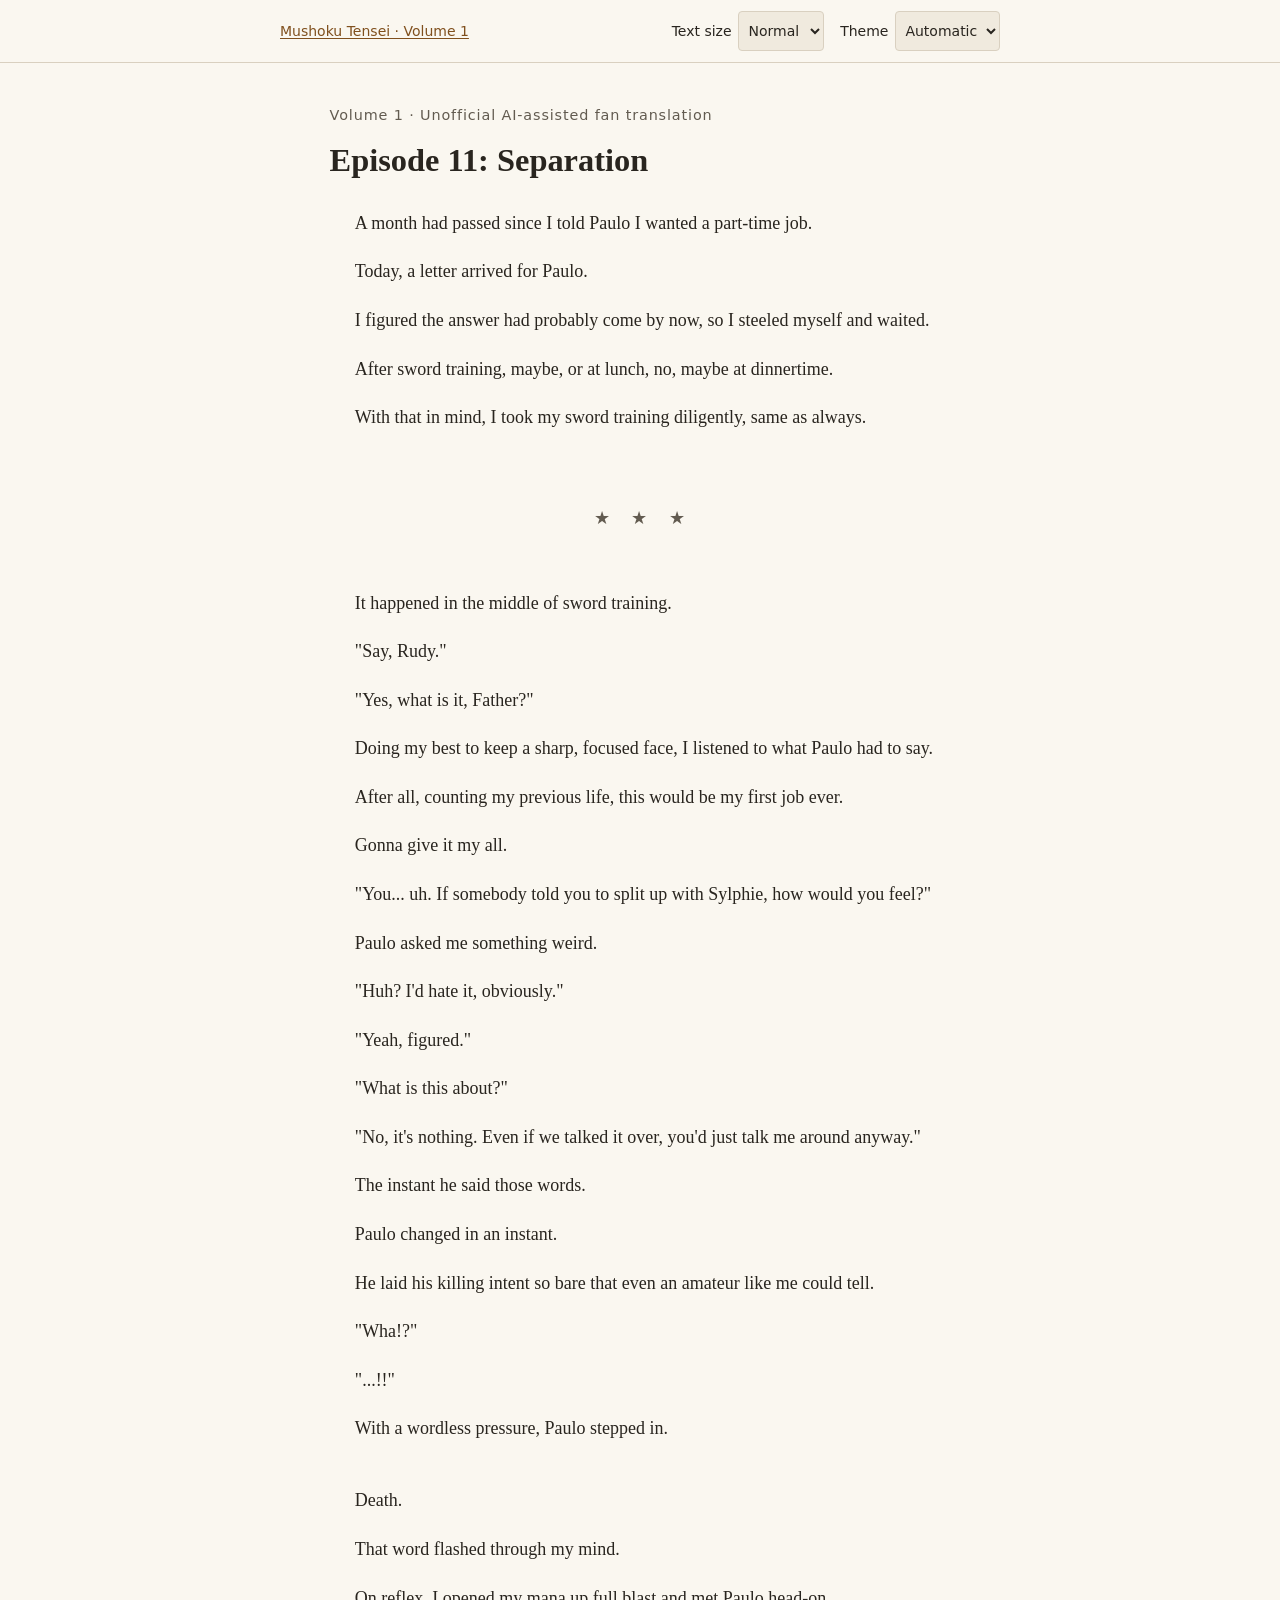
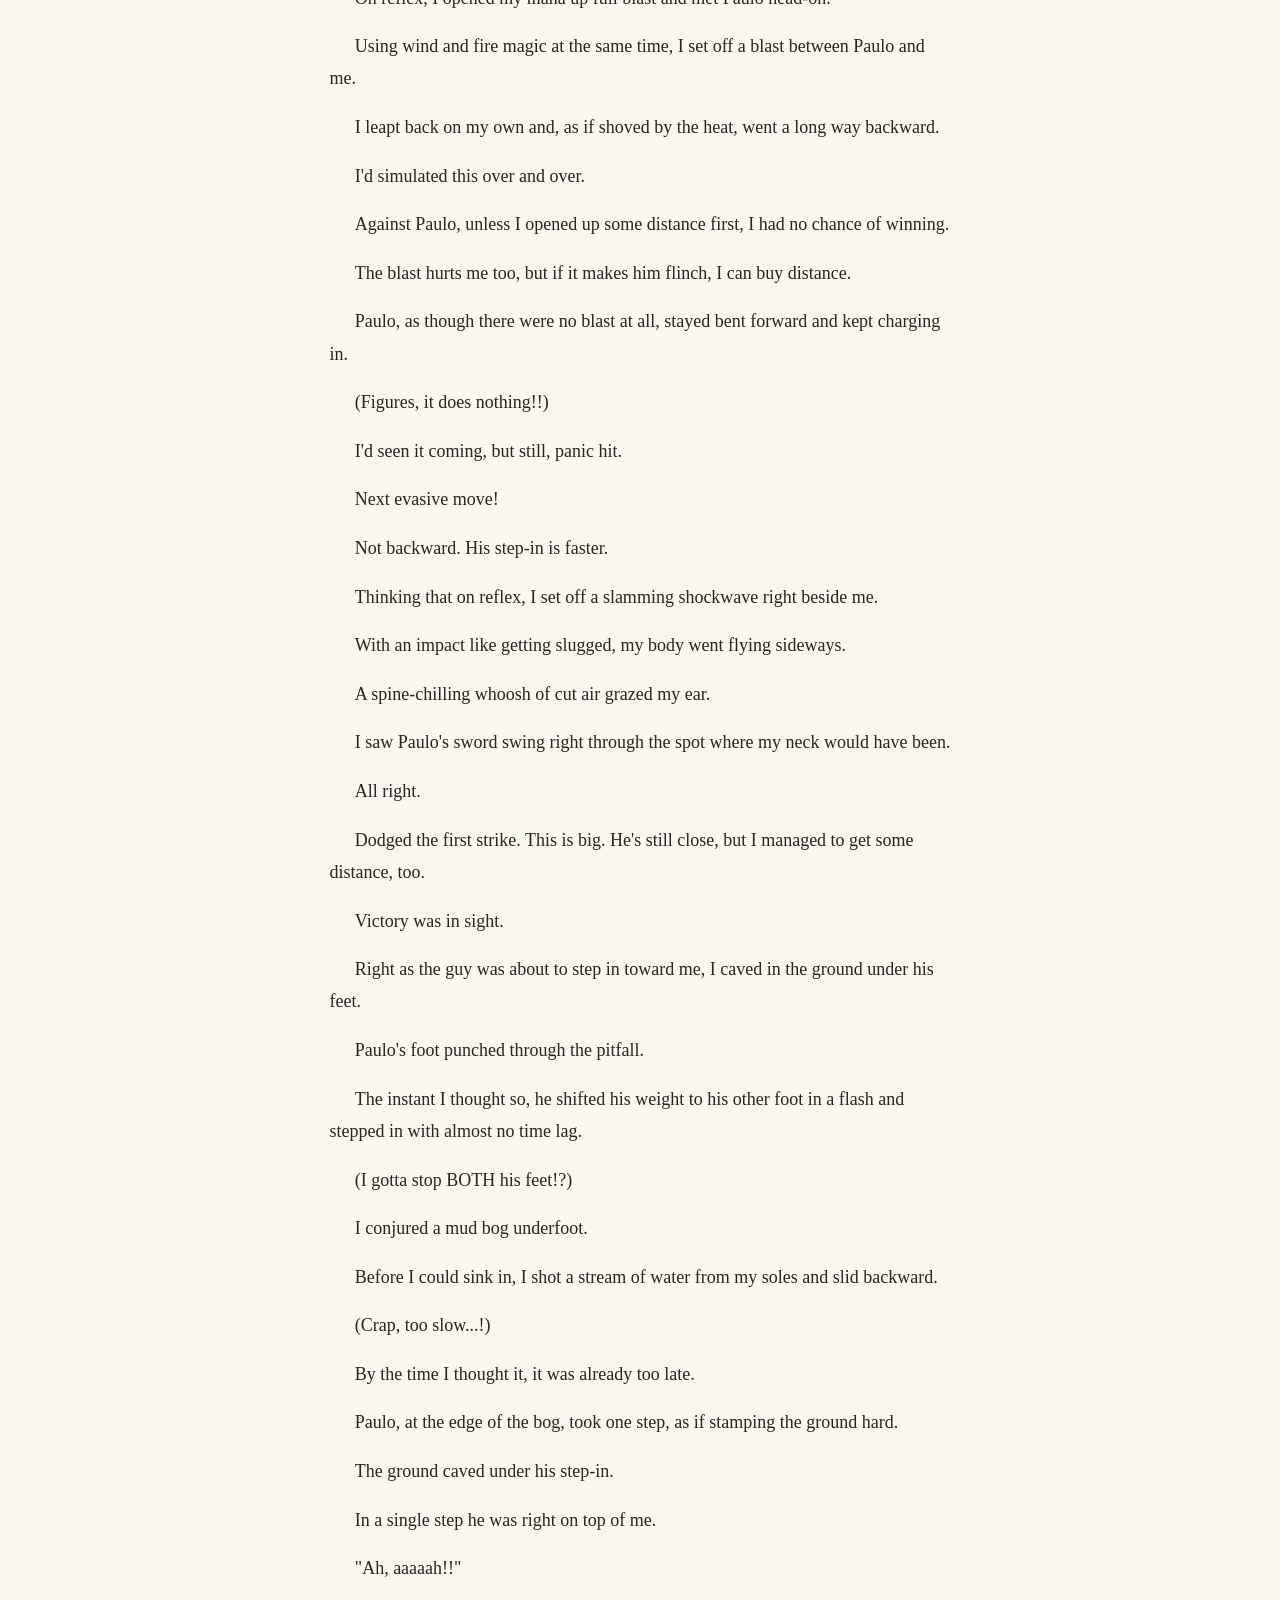
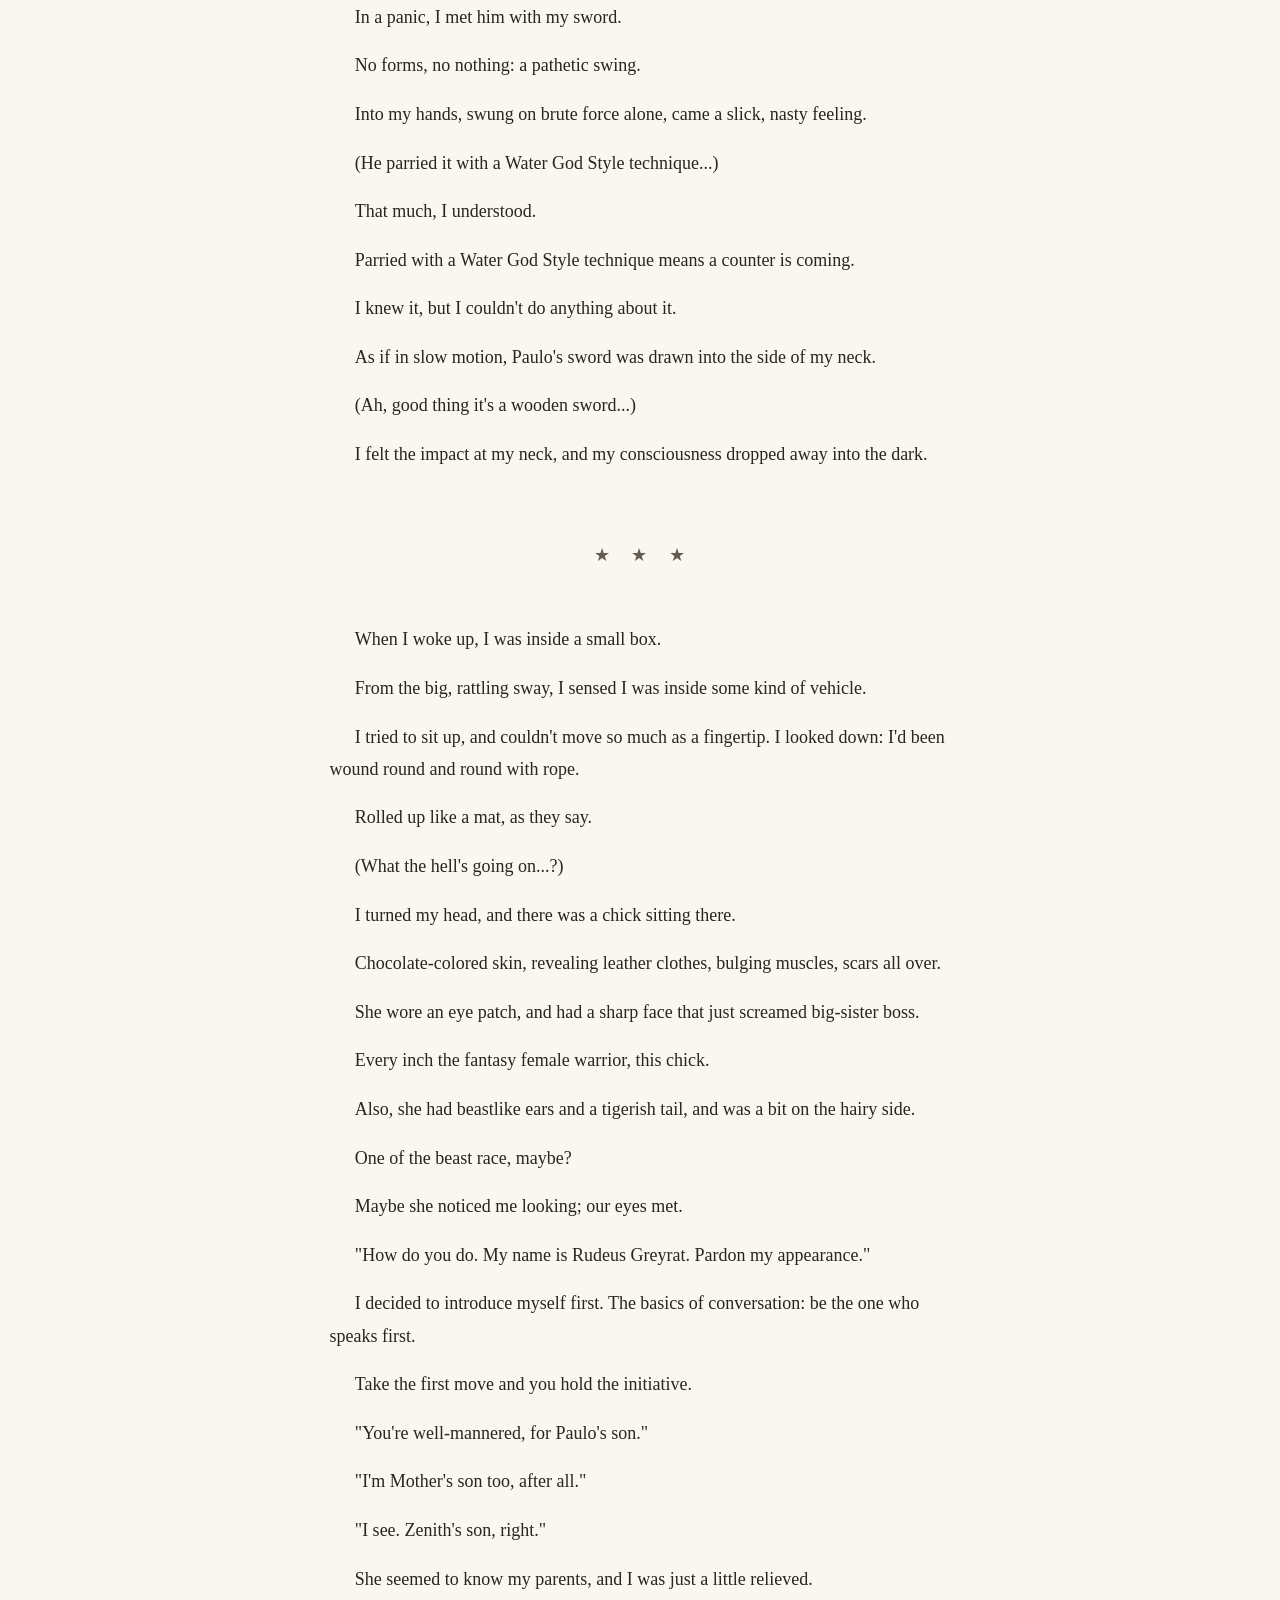
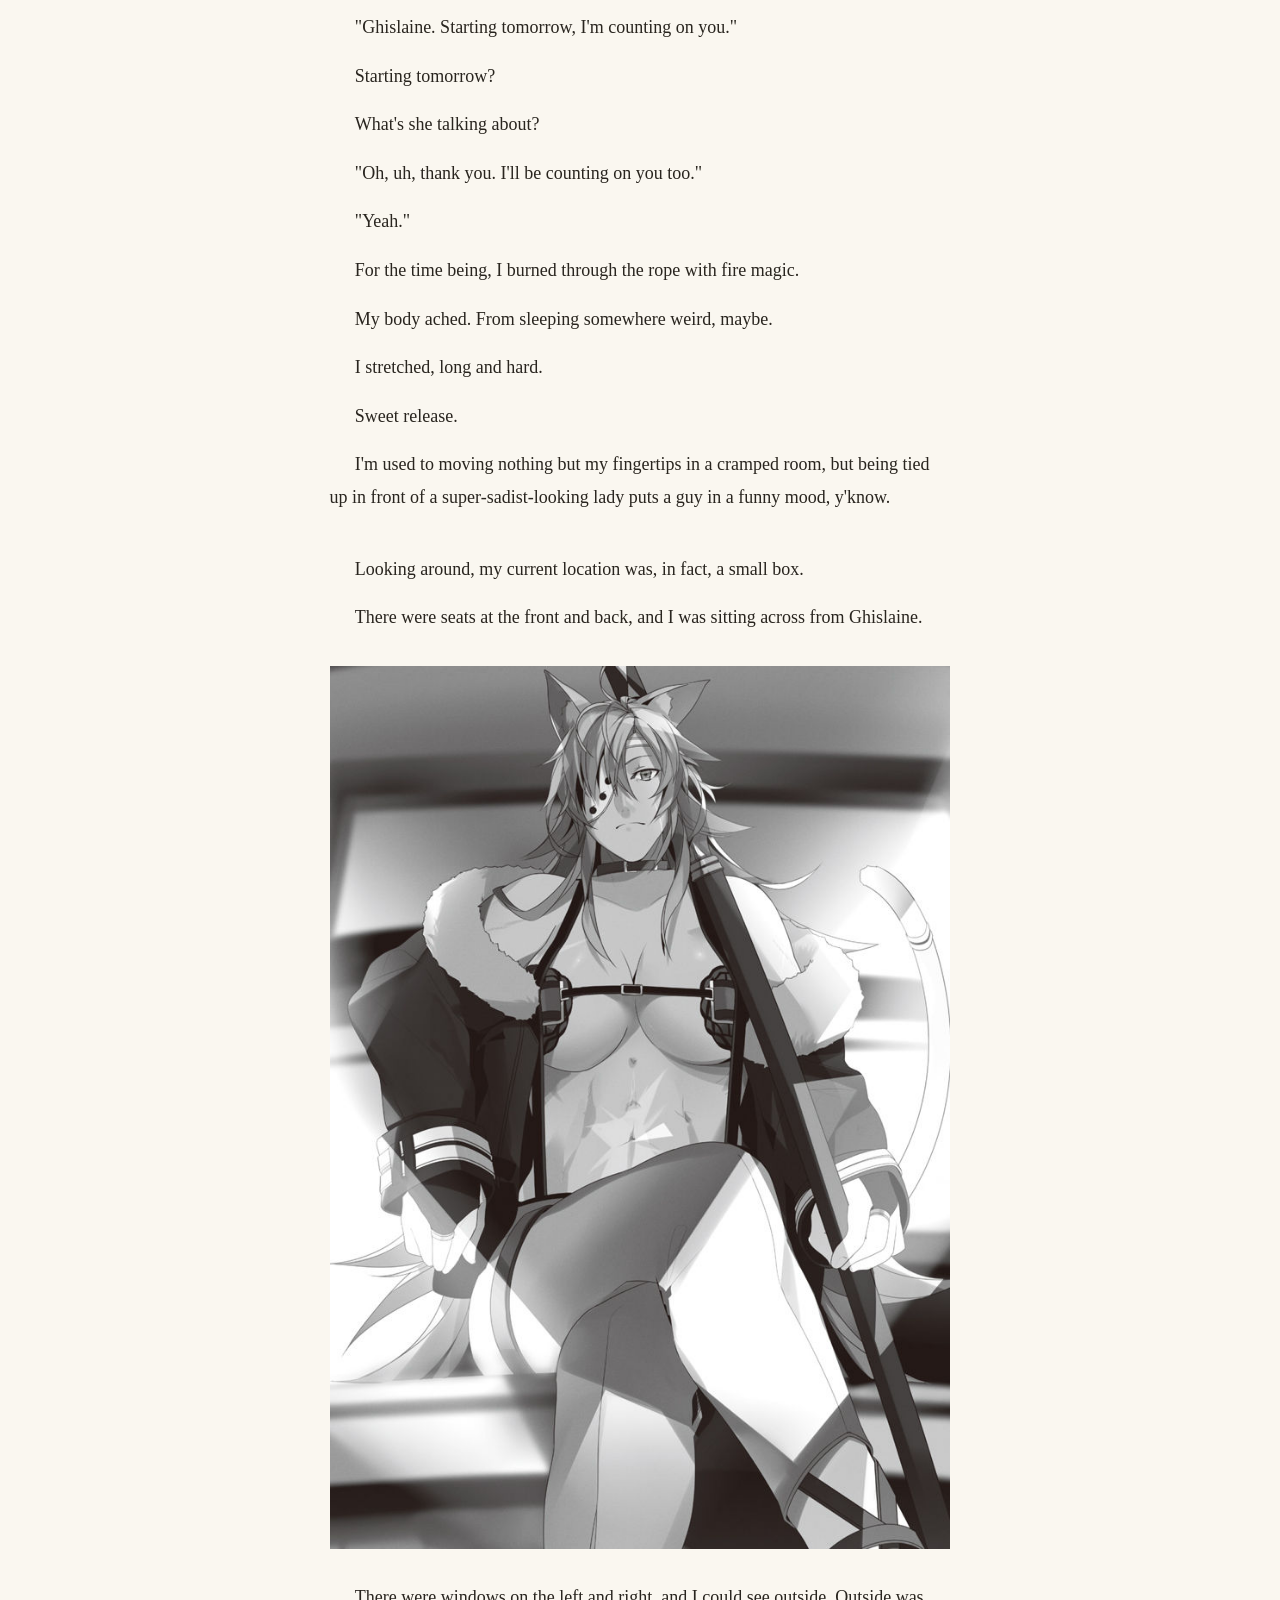
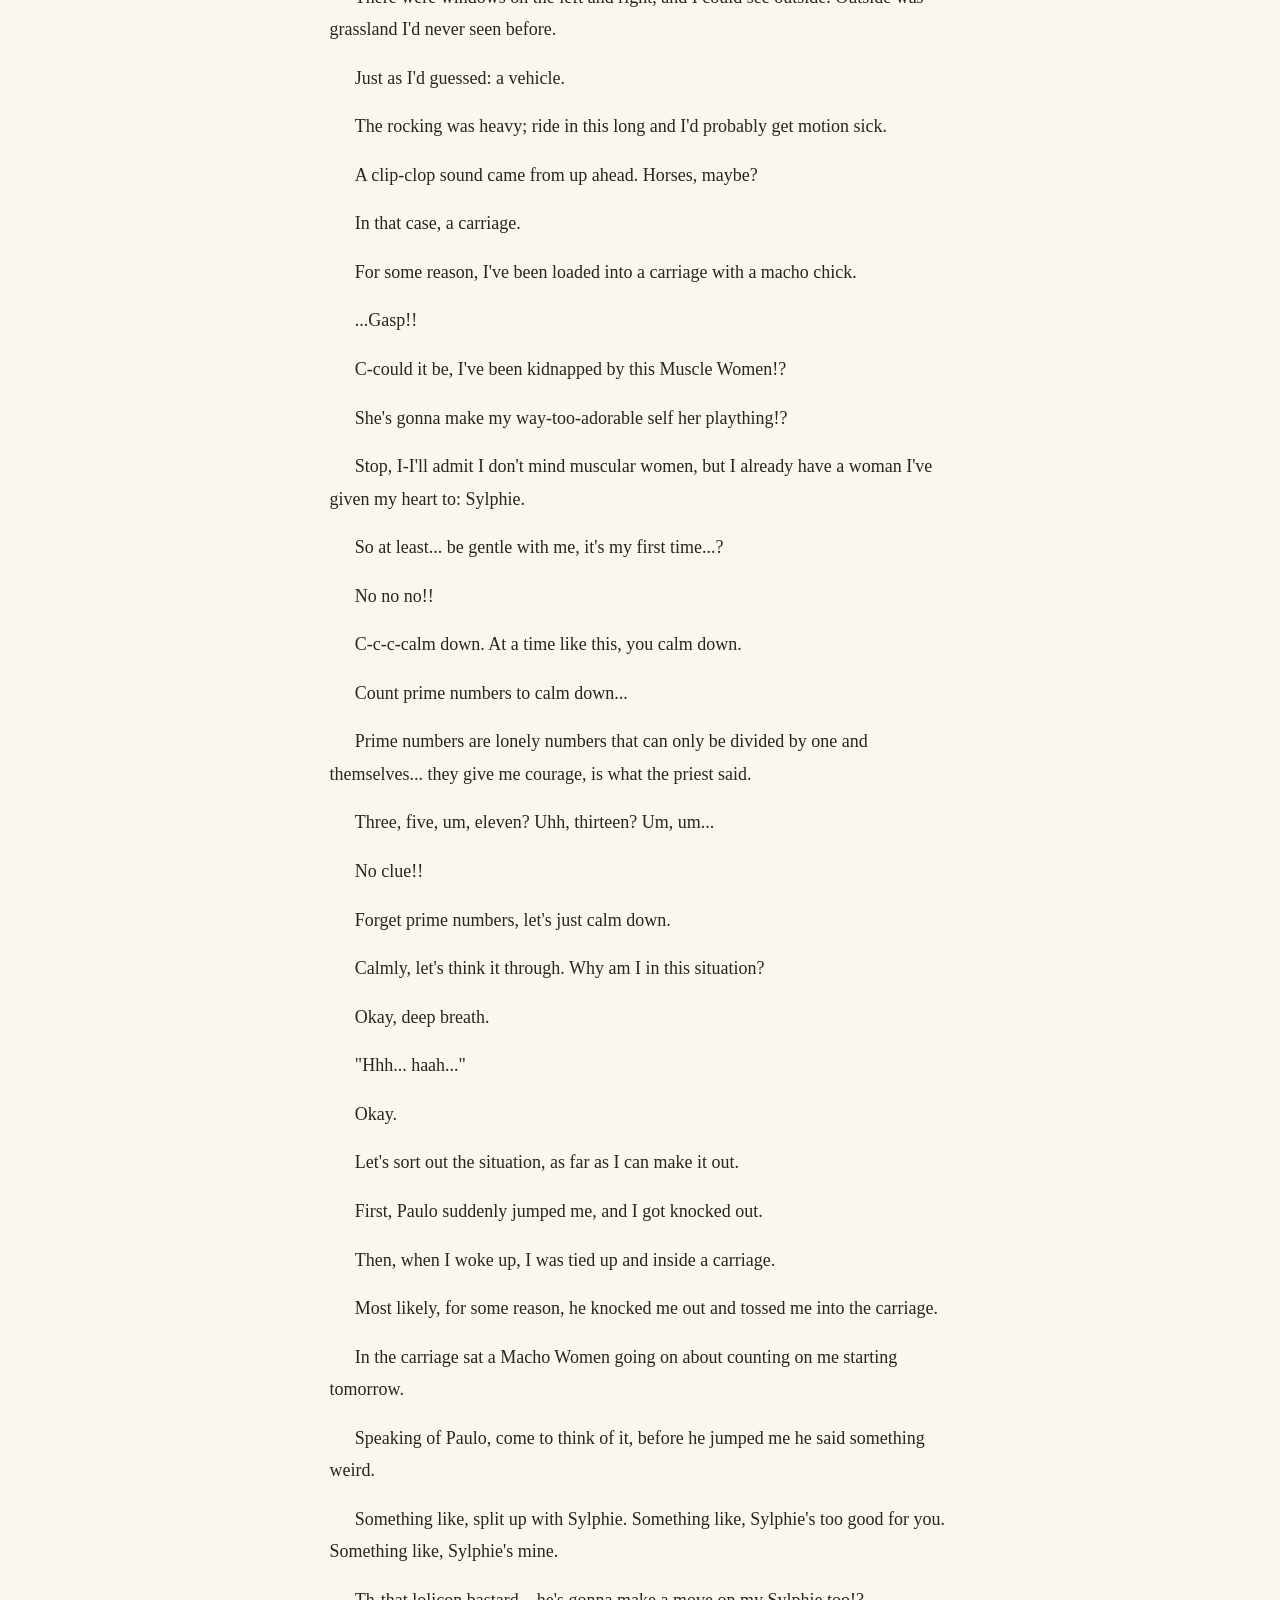
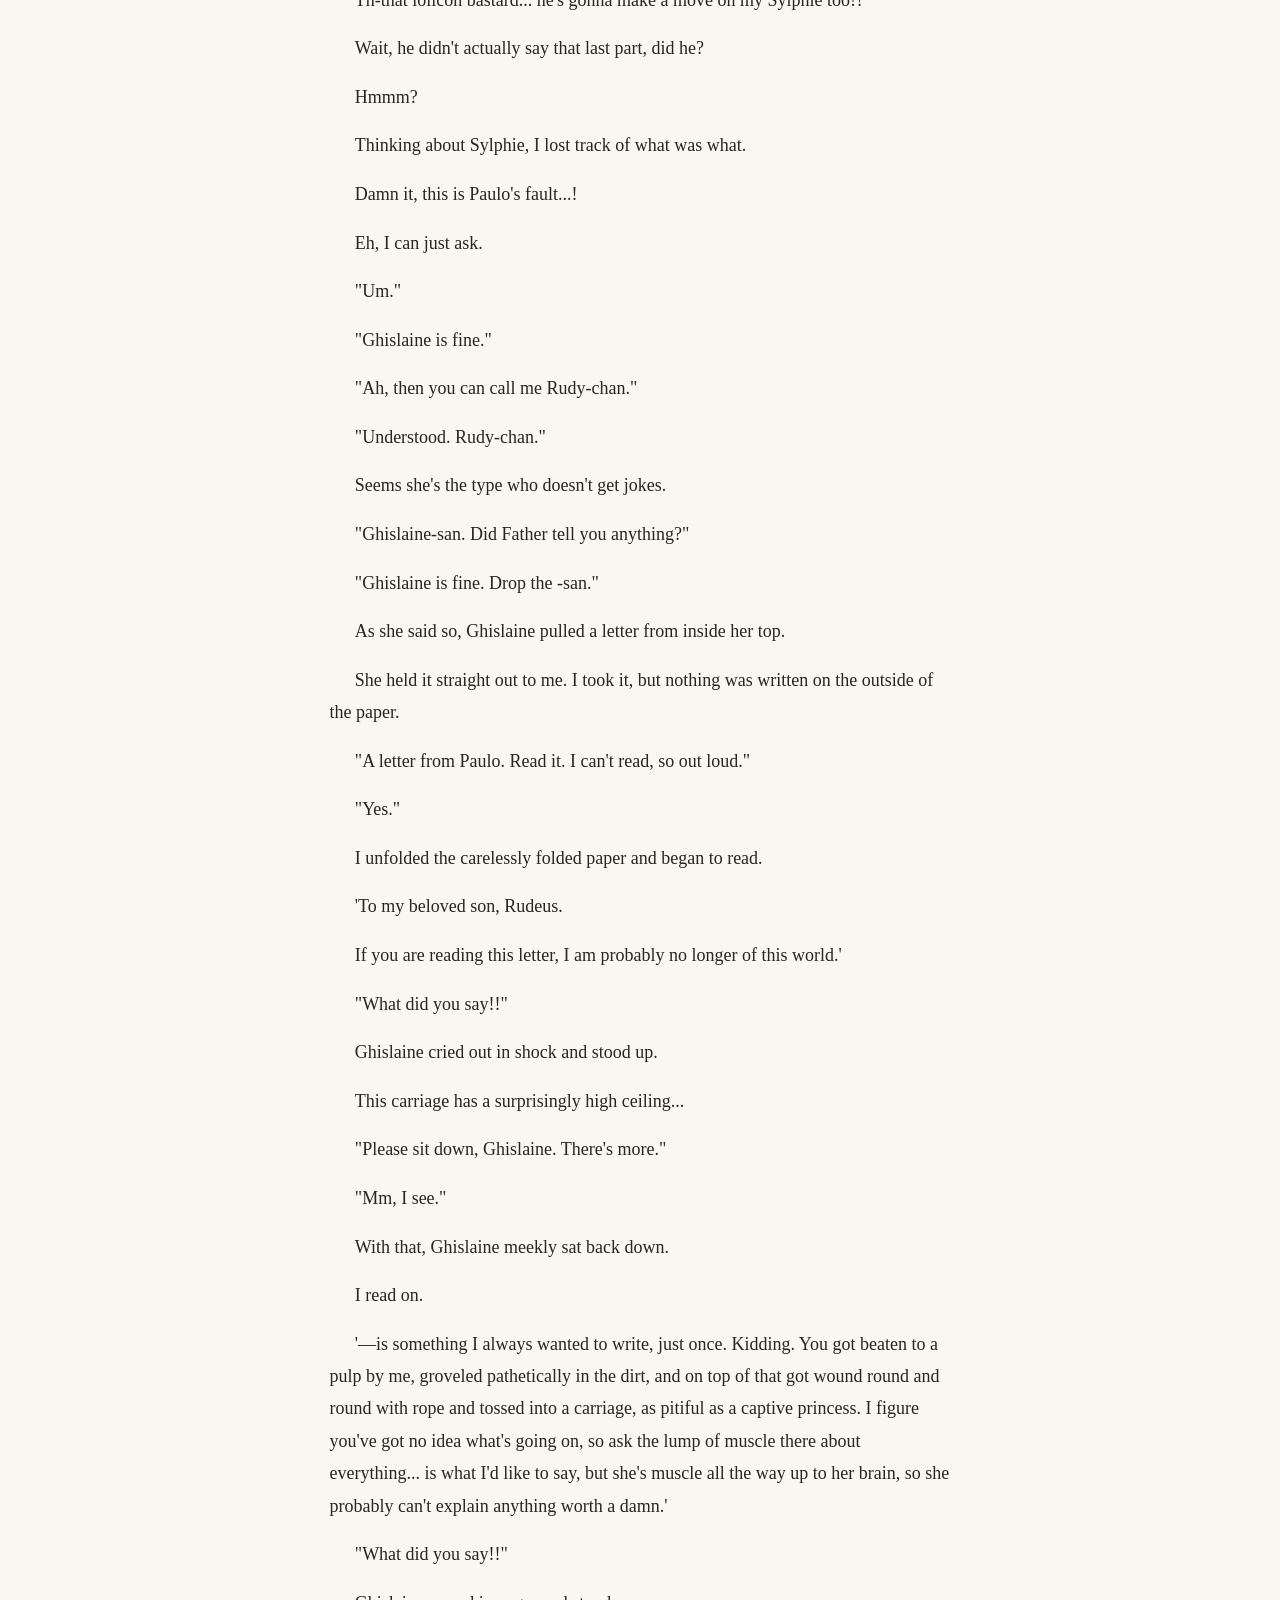
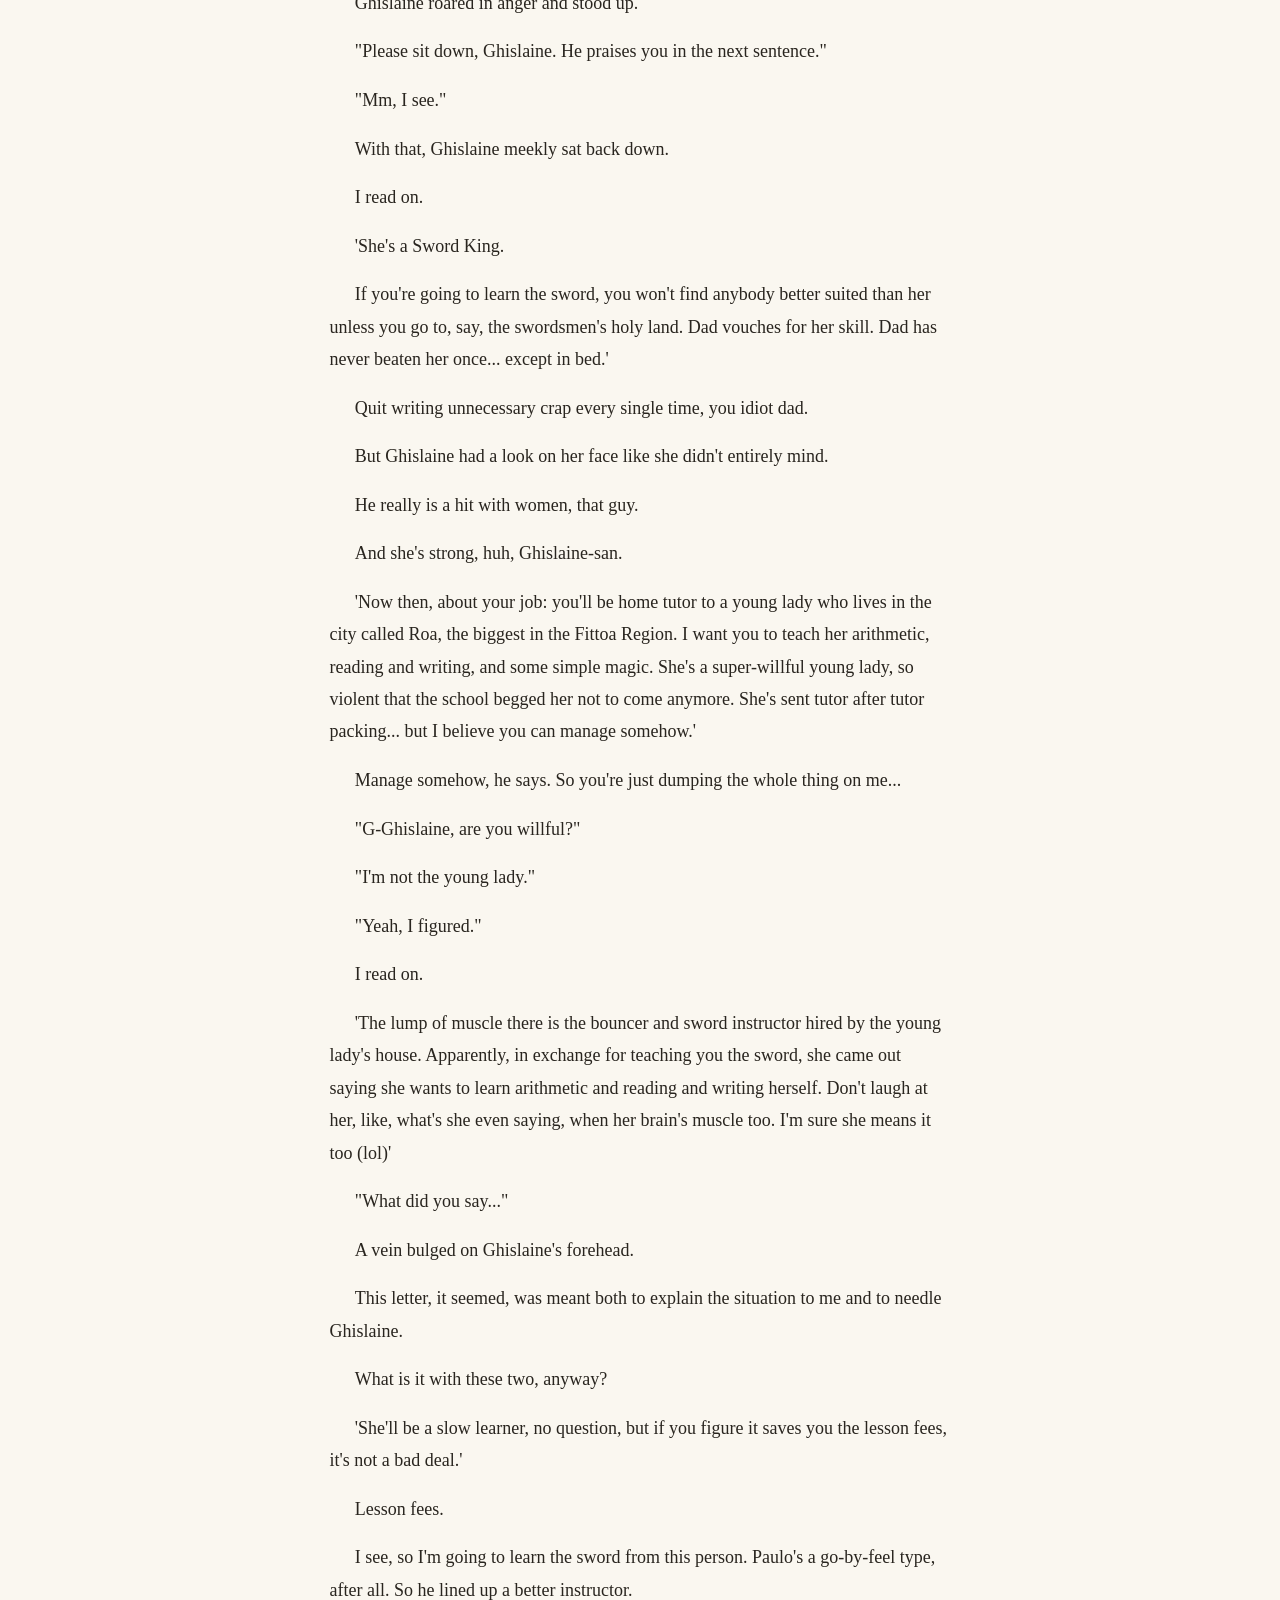
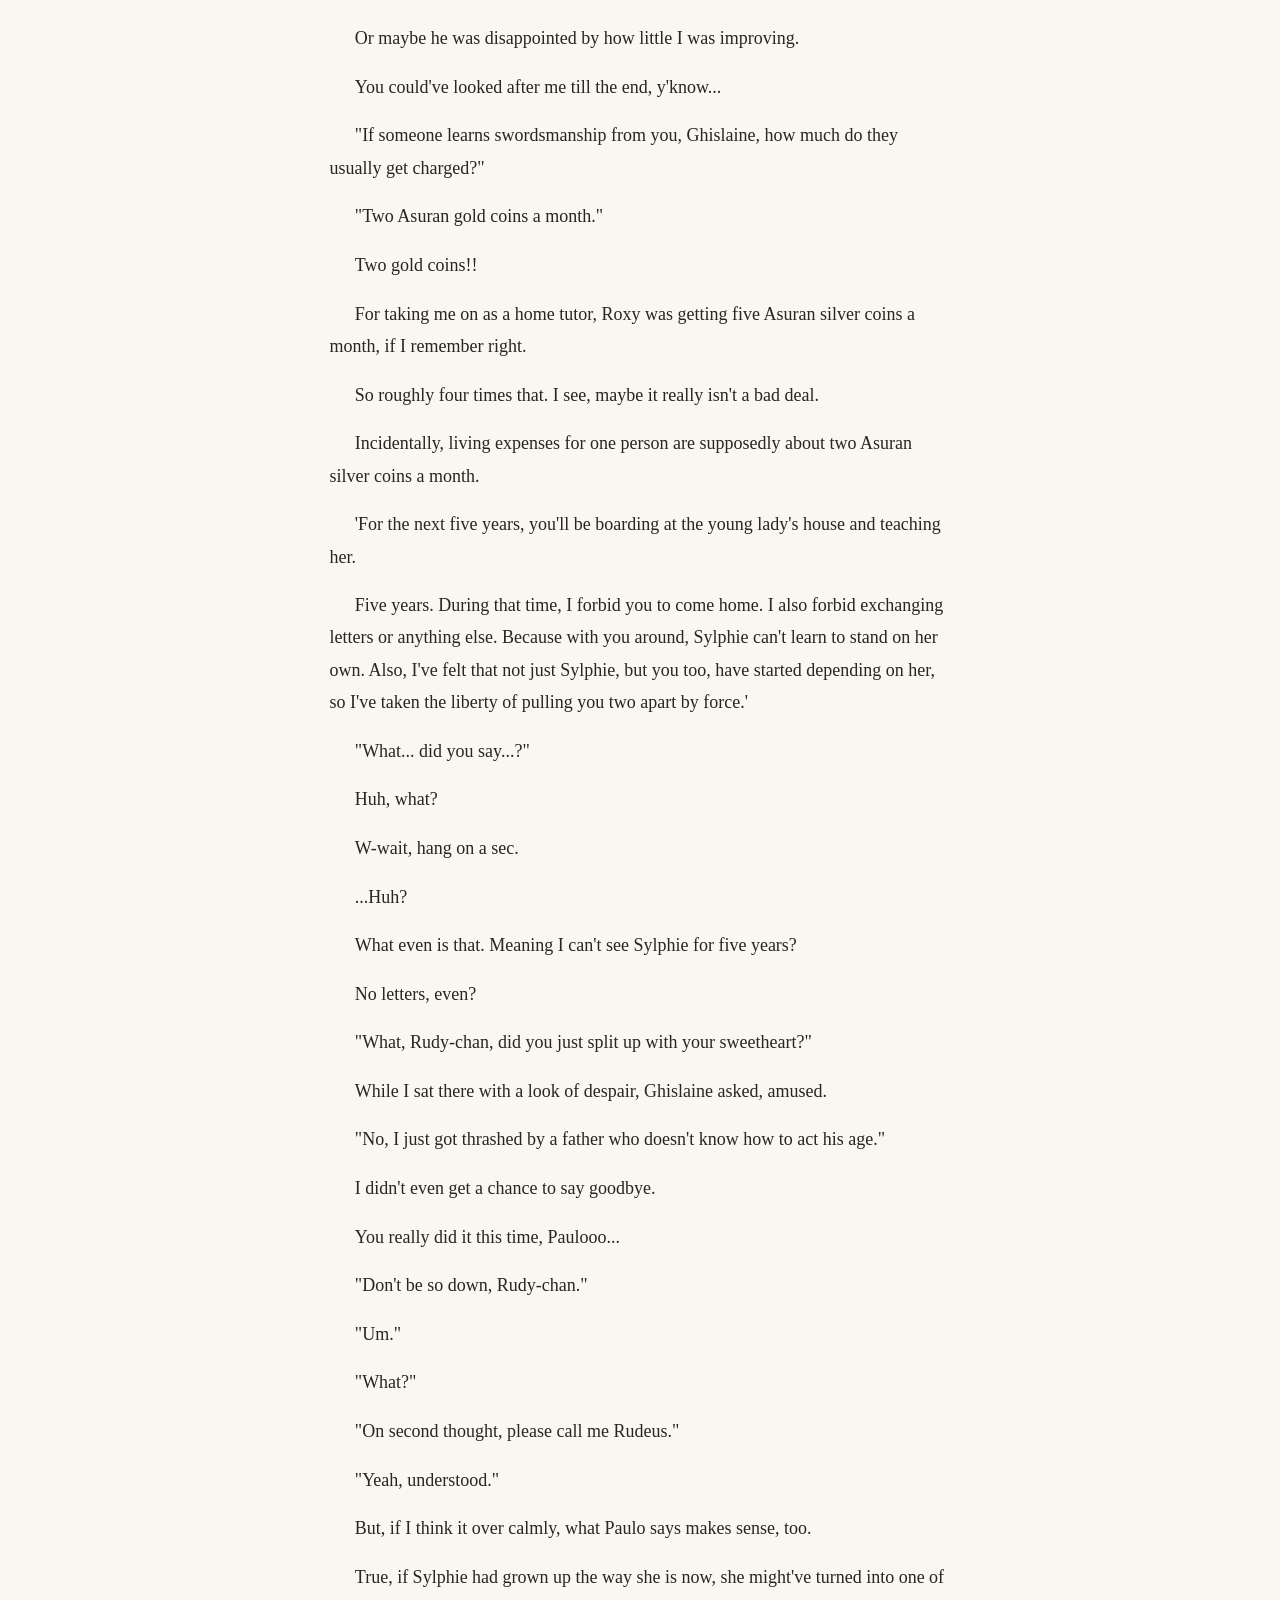
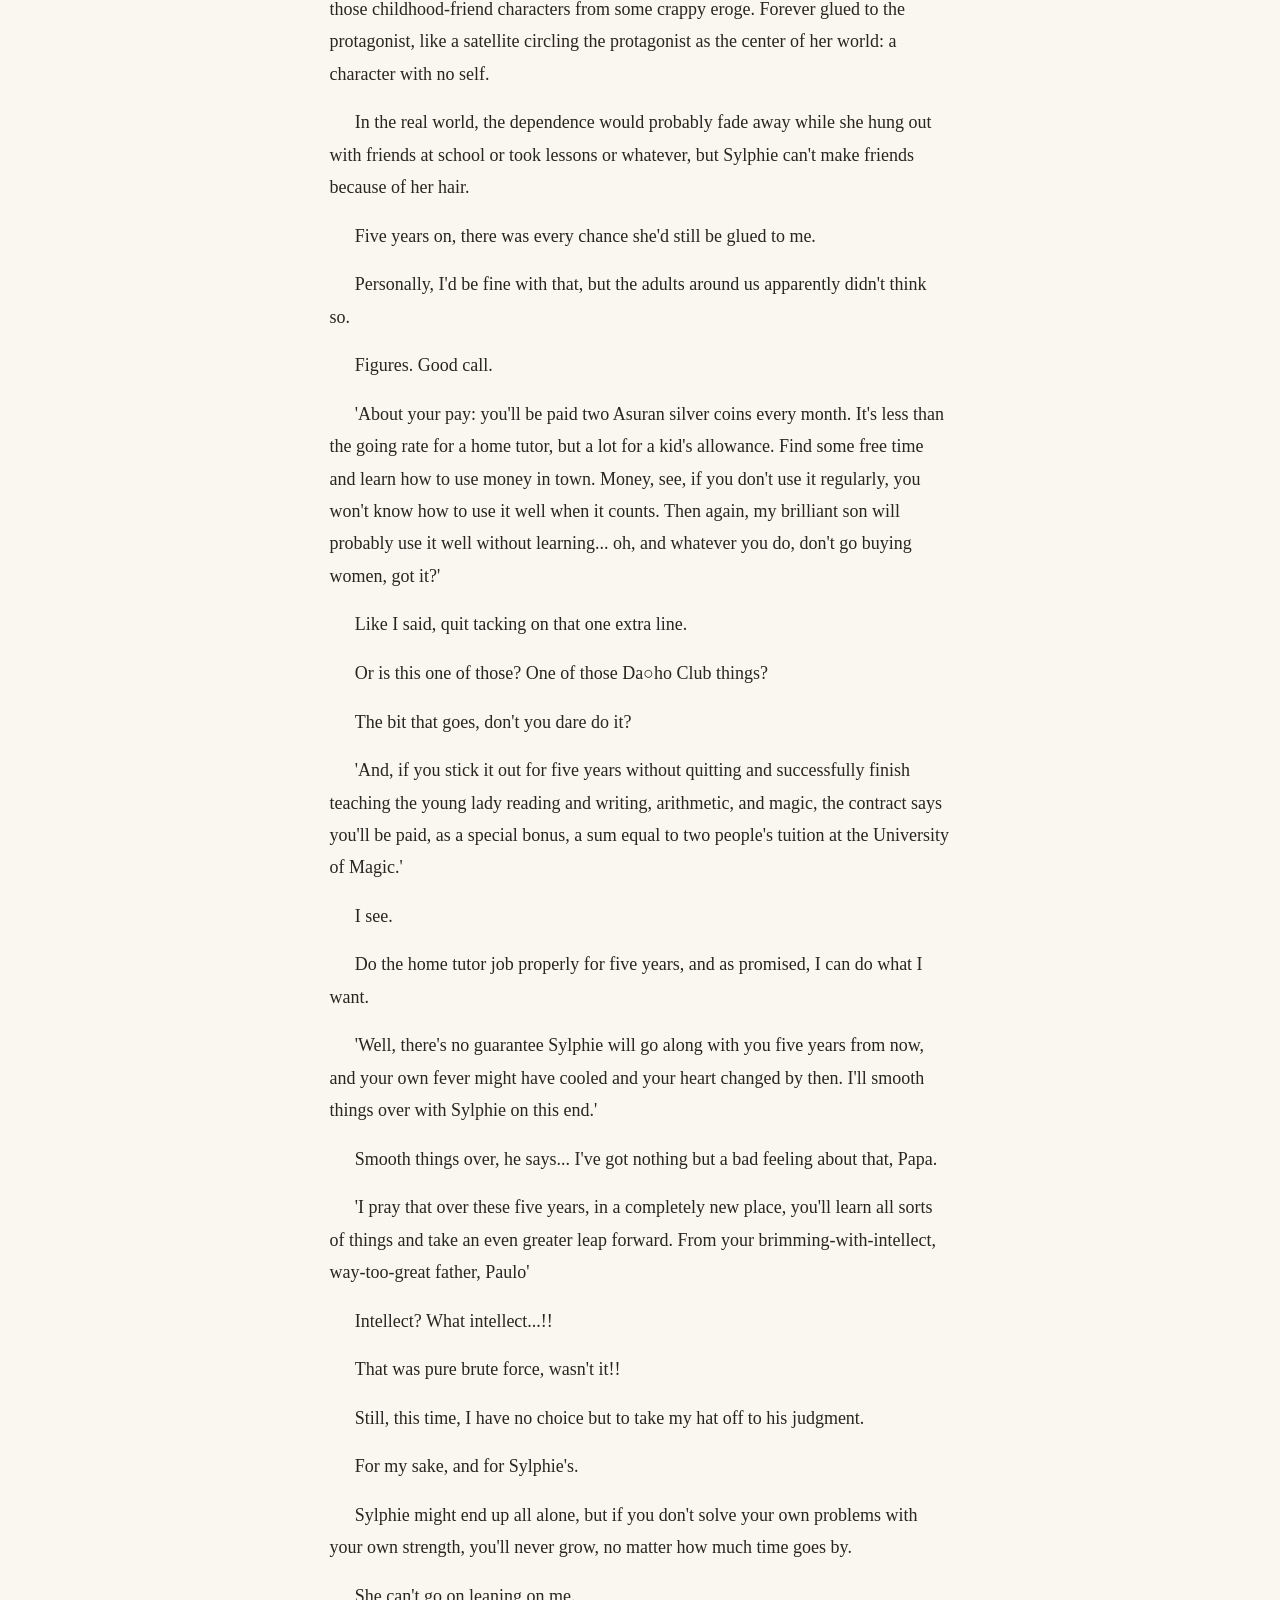
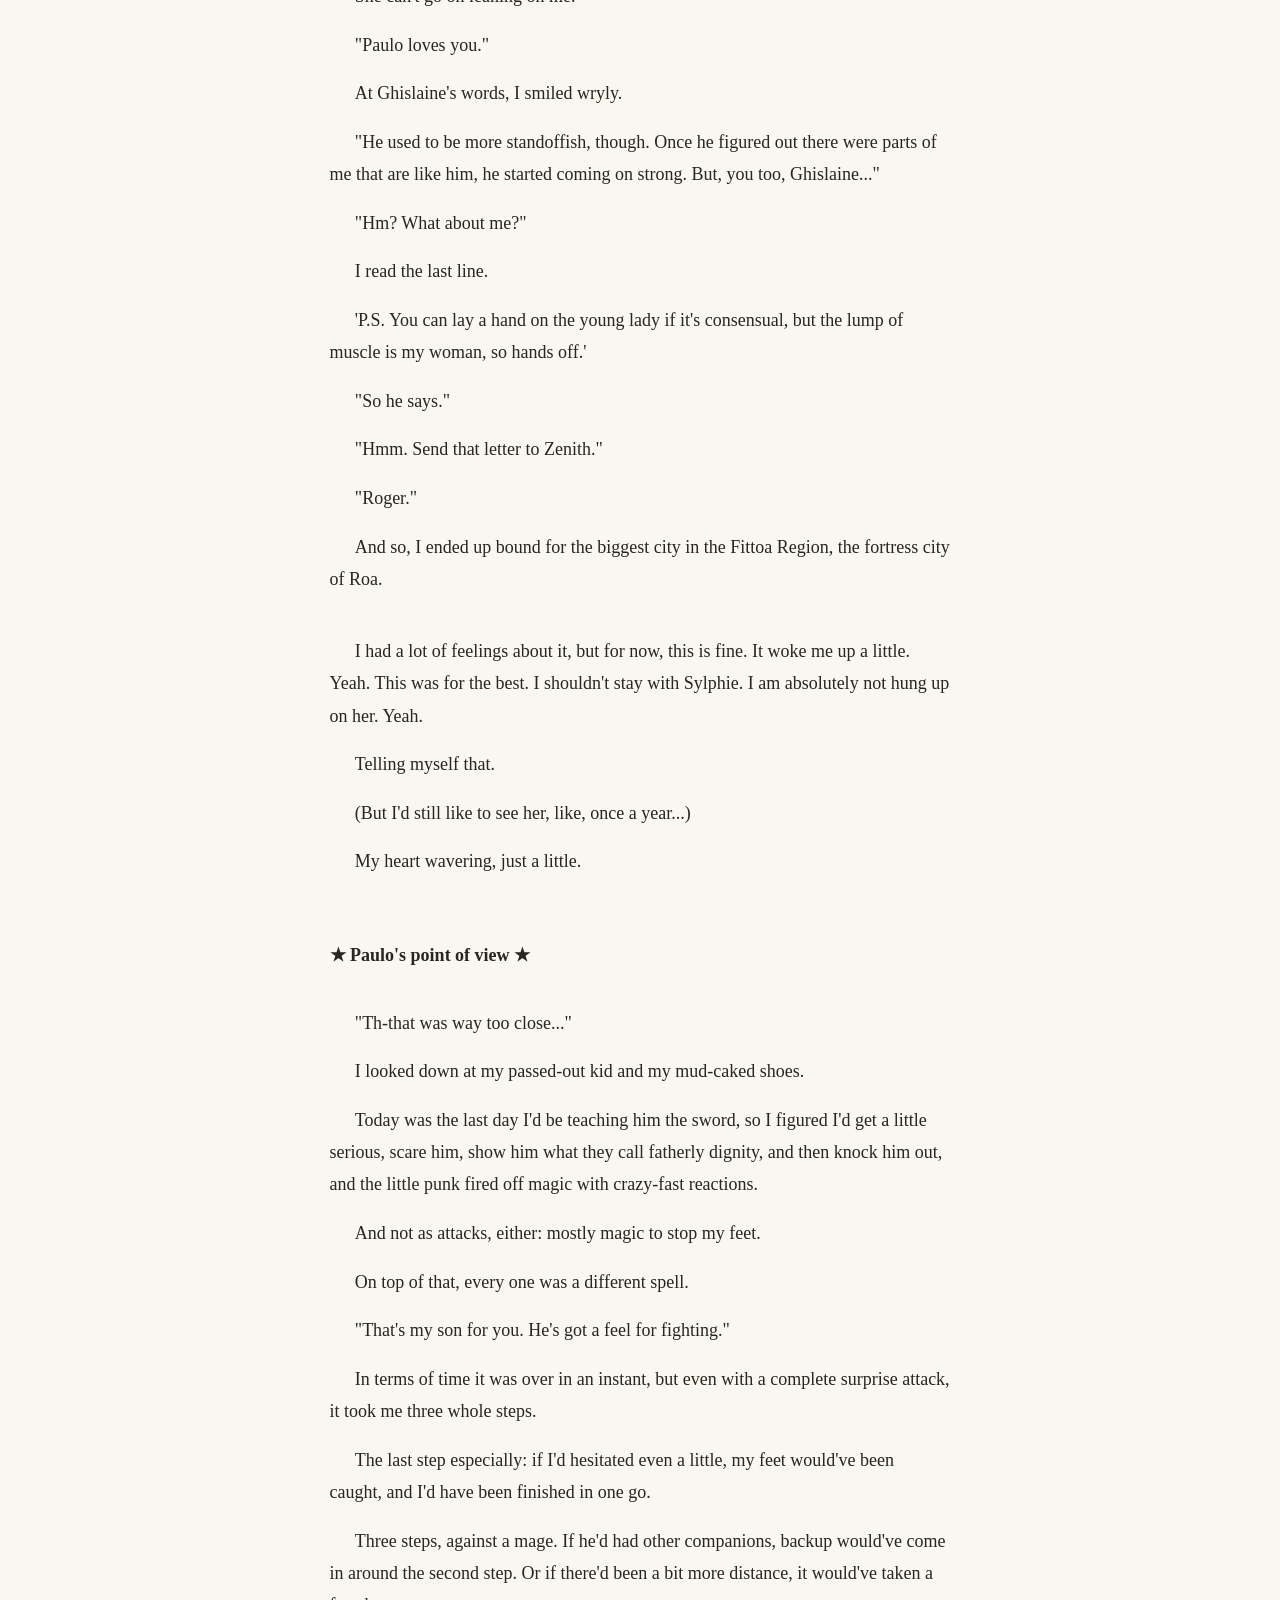
<file: vol01/ch11.html>
<!doctype html>
<html lang="en"><head><meta charset="utf-8"><meta name="viewport" content="width=device-width,initial-scale=1">
<title>Episode 11: Separation — Mushoku Tensei · Volume 1</title>
<link rel="stylesheet" href="../assets/reader.css"></head>
<body data-chapter="ch11" data-title="Episode 11: Separation"><a class="skip" href="#main">Skip to reading</a>
<header class="toolbar"><div class="toolbar-inner"><a class="toolbar-home" href="../index.html">Mushoku Tensei · Volume 1</a>
<label for="font-size">Text size <select id="font-size"><option value="100">Normal</option><option value="112">Larger</option><option value="125">Large</option><option value="140">Largest</option></select></label>
<label for="theme">Theme <select id="theme"><option value="auto">Automatic</option><option value="light">Light</option><option value="dark">Dark</option></select></label>
</div></header>
<main id="main"><p class="eyebrow">Volume 1 · Unofficial AI-assisted fan translation</p><h1>Episode 11: Separation</h1>
<p class="prose-row prose" id="v01.c11.p0001" data-kind="p">A month had passed since I told Paulo I wanted a part-time job.</p>
<p class="prose-row prose" id="v01.c11.p0002" data-kind="p">Today, a letter arrived for Paulo.</p>
<p class="prose-row prose" id="v01.c11.p0003" data-kind="p">I figured the answer had probably come by now, so I steeled myself and waited.</p>
<p class="prose-row prose" id="v01.c11.p0004" data-kind="p">After sword training, maybe, or at lunch, no, maybe at dinnertime.</p>
<p class="prose-row prose" id="v01.c11.p0005" data-kind="p">With that in mind, I took my sword training diligently, same as always.</p>
<div class="blank" id="v01.c11.p0006" data-kind="blank" aria-hidden="true"></div>
<div class="scene-break" id="v01.c11.p0007" data-kind="break" role="separator" aria-label="Scene break">★　★　★</div>
<div class="blank" id="v01.c11.p0008" data-kind="blank" aria-hidden="true"></div>
<p class="prose-row prose" id="v01.c11.p0009" data-kind="p">It happened in the middle of sword training.</p>
<p class="prose-row prose" id="v01.c11.p0010" data-kind="p">"Say, Rudy."</p>
<p class="prose-row prose" id="v01.c11.p0011" data-kind="p">"Yes, what is it, Father?"</p>
<p class="prose-row prose" id="v01.c11.p0012" data-kind="p">Doing my best to keep a sharp, focused face, I listened to what Paulo had to say.</p>
<p class="prose-row prose" id="v01.c11.p0013" data-kind="p">After all, counting my previous life, this would be my first job ever.</p>
<p class="prose-row prose" id="v01.c11.p0014" data-kind="p">Gonna give it my all.</p>
<p class="prose-row prose" id="v01.c11.p0015" data-kind="p">"You... uh. If somebody told you to split up with Sylphie, how would you feel?"</p>
<p class="prose-row prose" id="v01.c11.p0016" data-kind="p">Paulo asked me something weird.</p>
<p class="prose-row prose" id="v01.c11.p0017" data-kind="p">"Huh? I'd hate it, obviously."</p>
<p class="prose-row prose" id="v01.c11.p0018" data-kind="p">"Yeah, figured."</p>
<p class="prose-row prose" id="v01.c11.p0019" data-kind="p">"What is this about?"</p>
<p class="prose-row prose" id="v01.c11.p0020" data-kind="p">"No, it's nothing. Even if we talked it over, you'd just talk me around anyway."</p>
<p class="prose-row prose" id="v01.c11.p0021" data-kind="p">The instant he said those words.</p>
<p class="prose-row prose" id="v01.c11.p0022" data-kind="p">Paulo changed in an instant.</p>
<p class="prose-row prose" id="v01.c11.p0023" data-kind="p">He laid his killing intent so bare that even an amateur like me could tell.</p>
<p class="prose-row prose" id="v01.c11.p0024" data-kind="p">"Wha!?"</p>
<p class="prose-row prose" id="v01.c11.p0025" data-kind="p">"...!!"</p>
<p class="prose-row prose" id="v01.c11.p0026" data-kind="p">With a wordless pressure, Paulo stepped in.</p>
<div class="blank" id="v01.c11.p0027" data-kind="blank" aria-hidden="true"></div>
<p class="prose-row prose" id="v01.c11.p0028" data-kind="p">Death.</p>
<p class="prose-row prose" id="v01.c11.p0029" data-kind="p">That word flashed through my mind.</p>
<p class="prose-row prose" id="v01.c11.p0030" data-kind="p">On reflex, I opened my mana up full blast and met Paulo head-on.</p>
<p class="prose-row prose" id="v01.c11.p0031" data-kind="p">Using wind and fire magic at the same time, I set off a blast between Paulo and me.</p>
<p class="prose-row prose" id="v01.c11.p0032" data-kind="p">I leapt back on my own and, as if shoved by the heat, went a long way backward.</p>
<p class="prose-row prose" id="v01.c11.p0033" data-kind="p">I'd simulated this over and over.</p>
<p class="prose-row prose" id="v01.c11.p0034" data-kind="p">Against Paulo, unless I opened up some distance first, I had no chance of winning.</p>
<p class="prose-row prose" id="v01.c11.p0035" data-kind="p">The blast hurts me too, but if it makes him flinch, I can buy distance.</p>
<p class="prose-row prose" id="v01.c11.p0036" data-kind="p">Paulo, as though there were no blast at all, stayed bent forward and kept charging in.</p>
<p class="prose-row prose" id="v01.c11.p0037" data-kind="p">(Figures, it does nothing!!)</p>
<p class="prose-row prose" id="v01.c11.p0038" data-kind="p">I'd seen it coming, but still, panic hit.</p>
<p class="prose-row prose" id="v01.c11.p0039" data-kind="p">Next evasive move!</p>
<p class="prose-row prose" id="v01.c11.p0040" data-kind="p">Not backward. His step-in is faster.</p>
<p class="prose-row prose" id="v01.c11.p0041" data-kind="p">Thinking that on reflex, I set off a slamming shockwave right beside me.</p>
<p class="prose-row prose" id="v01.c11.p0042" data-kind="p">With an impact like getting slugged, my body went flying sideways.</p>
<p class="prose-row prose" id="v01.c11.p0043" data-kind="p">A spine-chilling whoosh of cut air grazed my ear.</p>
<p class="prose-row prose" id="v01.c11.p0044" data-kind="p">I saw Paulo's sword swing right through the spot where my neck would have been.</p>
<p class="prose-row prose" id="v01.c11.p0045" data-kind="p">All right.</p>
<p class="prose-row prose" id="v01.c11.p0046" data-kind="p">Dodged the first strike. This is big. He's still close, but I managed to get some distance, too.</p>
<p class="prose-row prose" id="v01.c11.p0047" data-kind="p">Victory was in sight.</p>
<p class="prose-row prose" id="v01.c11.p0048" data-kind="p">Right as the guy was about to step in toward me, I caved in the ground under his feet.</p>
<p class="prose-row prose" id="v01.c11.p0049" data-kind="p">Paulo's foot punched through the pitfall.</p>
<p class="prose-row prose" id="v01.c11.p0050" data-kind="p">The instant I thought so, he shifted his weight to his other foot in a flash and stepped in with almost no time lag.</p>
<p class="prose-row prose" id="v01.c11.p0051" data-kind="p">(I gotta stop BOTH his feet!?)</p>
<p class="prose-row prose" id="v01.c11.p0052" data-kind="p">I conjured a mud bog underfoot.</p>
<p class="prose-row prose" id="v01.c11.p0053" data-kind="p">Before I could sink in, I shot a stream of water from my soles and slid backward.</p>
<p class="prose-row prose" id="v01.c11.p0054" data-kind="p">(Crap, too slow...!)</p>
<p class="prose-row prose" id="v01.c11.p0055" data-kind="p">By the time I thought it, it was already too late.</p>
<p class="prose-row prose" id="v01.c11.p0056" data-kind="p">Paulo, at the edge of the bog, took one step, as if stamping the ground hard.</p>
<p class="prose-row prose" id="v01.c11.p0057" data-kind="p">The ground caved under his step-in.</p>
<p class="prose-row prose" id="v01.c11.p0058" data-kind="p">In a single step he was right on top of me.</p>
<p class="prose-row prose" id="v01.c11.p0059" data-kind="p">"Ah, aaaaah!!"</p>
<p class="prose-row prose" id="v01.c11.p0060" data-kind="p">In a panic, I met him with my sword.</p>
<p class="prose-row prose" id="v01.c11.p0061" data-kind="p">No forms, no nothing: a pathetic swing.</p>
<p class="prose-row prose" id="v01.c11.p0062" data-kind="p">Into my hands, swung on brute force alone, came a slick, nasty feeling.</p>
<p class="prose-row prose" id="v01.c11.p0063" data-kind="p">(He parried it with a Water God Style technique...)</p>
<p class="prose-row prose" id="v01.c11.p0064" data-kind="p">That much, I understood.</p>
<p class="prose-row prose" id="v01.c11.p0065" data-kind="p">Parried with a Water God Style technique means a counter is coming.</p>
<p class="prose-row prose" id="v01.c11.p0066" data-kind="p">I knew it, but I couldn't do anything about it.</p>
<p class="prose-row prose" id="v01.c11.p0067" data-kind="p">As if in slow motion, Paulo's sword was drawn into the side of my neck.</p>
<p class="prose-row prose" id="v01.c11.p0068" data-kind="p">(Ah, good thing it's a wooden sword...)</p>
<p class="prose-row prose" id="v01.c11.p0069" data-kind="p">I felt the impact at my neck, and my consciousness dropped away into the dark.</p>
<div class="blank" id="v01.c11.p0070" data-kind="blank" aria-hidden="true"></div>
<div class="scene-break" id="v01.c11.p0071" data-kind="break" role="separator" aria-label="Scene break">★　★　★</div>
<div class="blank" id="v01.c11.p0072" data-kind="blank" aria-hidden="true"></div>
<p class="prose-row prose" id="v01.c11.p0073" data-kind="p">When I woke up, I was inside a small box.</p>
<p class="prose-row prose" id="v01.c11.p0074" data-kind="p">From the big, rattling sway, I sensed I was inside some kind of vehicle.</p>
<p class="prose-row prose" id="v01.c11.p0075" data-kind="p">I tried to sit up, and couldn't move so much as a fingertip. I looked down: I'd been wound round and round with rope.</p>
<p class="prose-row prose" id="v01.c11.p0076" data-kind="p">Rolled up like a mat, as they say.</p>
<p class="prose-row prose" id="v01.c11.p0077" data-kind="p">(What the hell's going on...?)</p>
<p class="prose-row prose" id="v01.c11.p0078" data-kind="p">I turned my head, and there was a chick sitting there.</p>
<p class="prose-row prose" id="v01.c11.p0079" data-kind="p">Chocolate-colored skin, revealing leather clothes, bulging muscles, scars all over.</p>
<p class="prose-row prose" id="v01.c11.p0080" data-kind="p">She wore an eye patch, and had a sharp face that just screamed big-sister boss.</p>
<p class="prose-row prose" id="v01.c11.p0081" data-kind="p">Every inch the fantasy female warrior, this chick.</p>
<p class="prose-row prose" id="v01.c11.p0082" data-kind="p">Also, she had beastlike ears and a tigerish tail, and was a bit on the hairy side.</p>
<p class="prose-row prose" id="v01.c11.p0083" data-kind="p">One of the beast race, maybe?</p>
<p class="prose-row prose" id="v01.c11.p0084" data-kind="p">Maybe she noticed me looking; our eyes met.</p>
<p class="prose-row prose" id="v01.c11.p0085" data-kind="p">"How do you do. My name is Rudeus Greyrat. Pardon my appearance."</p>
<p class="prose-row prose" id="v01.c11.p0086" data-kind="p">I decided to introduce myself first. The basics of conversation: be the one who speaks first.</p>
<p class="prose-row prose" id="v01.c11.p0087" data-kind="p">Take the first move and you hold the initiative.</p>
<p class="prose-row prose" id="v01.c11.p0088" data-kind="p">"You're well-mannered, for Paulo's son."</p>
<p class="prose-row prose" id="v01.c11.p0089" data-kind="p">"I'm Mother's son too, after all."</p>
<p class="prose-row prose" id="v01.c11.p0090" data-kind="p">"I see. Zenith's son, right."</p>
<p class="prose-row prose" id="v01.c11.p0091" data-kind="p">She seemed to know my parents, and I was just a little relieved.</p>
<p class="prose-row prose" id="v01.c11.p0092" data-kind="p">"Ghislaine. Starting tomorrow, I'm counting on you."</p>
<p class="prose-row prose" id="v01.c11.p0093" data-kind="p">Starting tomorrow?</p>
<p class="prose-row prose" id="v01.c11.p0094" data-kind="p">What's she talking about?</p>
<p class="prose-row prose" id="v01.c11.p0095" data-kind="p">"Oh, uh, thank you. I'll be counting on you too."</p>
<p class="prose-row prose" id="v01.c11.p0096" data-kind="p">"Yeah."</p>
<p class="prose-row prose" id="v01.c11.p0097" data-kind="p">For the time being, I burned through the rope with fire magic.</p>
<p class="prose-row prose" id="v01.c11.p0098" data-kind="p">My body ached. From sleeping somewhere weird, maybe.</p>
<p class="prose-row prose" id="v01.c11.p0099" data-kind="p">I stretched, long and hard.</p>
<p class="prose-row prose" id="v01.c11.p0100" data-kind="p">Sweet release.</p>
<p class="prose-row prose" id="v01.c11.p0101" data-kind="p">I'm used to moving nothing but my fingertips in a cramped room, but being tied up in front of a super-sadist-looking lady puts a guy in a funny mood, y'know.</p>
<div class="blank" id="v01.c11.p0102" data-kind="blank" aria-hidden="true"></div>
<p class="prose-row prose" id="v01.c11.p0103" data-kind="p">Looking around, my current location was, in fact, a small box.</p>
<p class="prose-row prose" id="v01.c11.p0104" data-kind="p">There were seats at the front and back, and I was sitting across from Ghislaine.</p>
<figure id="v01.c11.p0105" data-kind="img"><img src="img/00013.png" alt="Volume 1 illustration" width="720" height="1024" loading="lazy"></figure>
<p class="prose-row prose" id="v01.c11.p0106" data-kind="p">There were windows on the left and right, and I could see outside. Outside was grassland I'd never seen before.</p>
<p class="prose-row prose" id="v01.c11.p0107" data-kind="p">Just as I'd guessed: a vehicle.</p>
<p class="prose-row prose" id="v01.c11.p0108" data-kind="p">The rocking was heavy; ride in this long and I'd probably get motion sick.</p>
<p class="prose-row prose" id="v01.c11.p0109" data-kind="p">A clip-clop sound came from up ahead. Horses, maybe?</p>
<p class="prose-row prose" id="v01.c11.p0110" data-kind="p">In that case, a carriage.</p>
<p class="prose-row prose" id="v01.c11.p0111" data-kind="p">For some reason, I've been loaded into a carriage with a macho chick.</p>
<p class="prose-row prose" id="v01.c11.p0112" data-kind="p">...Gasp!!</p>
<p class="prose-row prose" id="v01.c11.p0113" data-kind="p">C-could it be, I've been kidnapped by this Muscle Women!?</p>
<p class="prose-row prose" id="v01.c11.p0114" data-kind="p">She's gonna make my way-too-adorable self her plaything!?</p>
<p class="prose-row prose" id="v01.c11.p0115" data-kind="p">Stop, I-I'll admit I don't mind muscular women, but I already have a woman I've given my heart to: Sylphie.</p>
<p class="prose-row prose" id="v01.c11.p0116" data-kind="p">So at least... be gentle with me, it's my first time...?</p>
<p class="prose-row prose" id="v01.c11.p0117" data-kind="p">No no no!!</p>
<p class="prose-row prose" id="v01.c11.p0118" data-kind="p">C-c-c-calm down. At a time like this, you calm down.</p>
<p class="prose-row prose" id="v01.c11.p0119" data-kind="p">Count prime numbers to calm down...</p>
<p class="prose-row prose" id="v01.c11.p0120" data-kind="p">Prime numbers are lonely numbers that can only be divided by one and themselves... they give me courage, is what the priest said.</p>
<p class="prose-row prose" id="v01.c11.p0121" data-kind="p">Three, five, um, eleven? Uhh, thirteen? Um, um...</p>
<p class="prose-row prose" id="v01.c11.p0122" data-kind="p">No clue!!</p>
<p class="prose-row prose" id="v01.c11.p0123" data-kind="p">Forget prime numbers, let's just calm down.</p>
<p class="prose-row prose" id="v01.c11.p0124" data-kind="p">Calmly, let's think it through. Why am I in this situation?</p>
<p class="prose-row prose" id="v01.c11.p0125" data-kind="p">Okay, deep breath.</p>
<p class="prose-row prose" id="v01.c11.p0126" data-kind="p">"Hhh... haah..."</p>
<p class="prose-row prose" id="v01.c11.p0127" data-kind="p">Okay.</p>
<p class="prose-row prose" id="v01.c11.p0128" data-kind="p">Let's sort out the situation, as far as I can make it out.</p>
<p class="prose-row prose" id="v01.c11.p0129" data-kind="p">First, Paulo suddenly jumped me, and I got knocked out.</p>
<p class="prose-row prose" id="v01.c11.p0130" data-kind="p">Then, when I woke up, I was tied up and inside a carriage.</p>
<p class="prose-row prose" id="v01.c11.p0131" data-kind="p">Most likely, for some reason, he knocked me out and tossed me into the carriage.</p>
<p class="prose-row prose" id="v01.c11.p0132" data-kind="p">In the carriage sat a Macho Women going on about counting on me starting tomorrow.</p>
<p class="prose-row prose" id="v01.c11.p0133" data-kind="p">Speaking of Paulo, come to think of it, before he jumped me he said something weird.</p>
<p class="prose-row prose" id="v01.c11.p0134" data-kind="p">Something like, split up with Sylphie. Something like, Sylphie's too good for you. Something like, Sylphie's mine.</p>
<p class="prose-row prose" id="v01.c11.p0135" data-kind="p">Th-that lolicon bastard... he's gonna make a move on my Sylphie too!?</p>
<p class="prose-row prose" id="v01.c11.p0136" data-kind="p">Wait, he didn't actually say that last part, did he?</p>
<p class="prose-row prose" id="v01.c11.p0137" data-kind="p">Hmmm?</p>
<p class="prose-row prose" id="v01.c11.p0138" data-kind="p">Thinking about Sylphie, I lost track of what was what.</p>
<p class="prose-row prose" id="v01.c11.p0139" data-kind="p">Damn it, this is Paulo's fault...!</p>
<p class="prose-row prose" id="v01.c11.p0140" data-kind="p">Eh, I can just ask.</p>
<p class="prose-row prose" id="v01.c11.p0141" data-kind="p">"Um."</p>
<p class="prose-row prose" id="v01.c11.p0142" data-kind="p">"Ghislaine is fine."</p>
<p class="prose-row prose" id="v01.c11.p0143" data-kind="p">"Ah, then you can call me Rudy-chan."</p>
<p class="prose-row prose" id="v01.c11.p0144" data-kind="p">"Understood. Rudy-chan."</p>
<p class="prose-row prose" id="v01.c11.p0145" data-kind="p">Seems she's the type who doesn't get jokes.</p>
<p class="prose-row prose" id="v01.c11.p0146" data-kind="p">"Ghislaine-san. Did Father tell you anything?"</p>
<p class="prose-row prose" id="v01.c11.p0147" data-kind="p">"Ghislaine is fine. Drop the -san."</p>
<p class="prose-row prose" id="v01.c11.p0148" data-kind="p">As she said so, Ghislaine pulled a letter from inside her top.</p>
<p class="prose-row prose" id="v01.c11.p0149" data-kind="p">She held it straight out to me. I took it, but nothing was written on the outside of the paper.</p>
<p class="prose-row prose" id="v01.c11.p0150" data-kind="p">"A letter from Paulo. Read it. I can't read, so out loud."</p>
<p class="prose-row prose" id="v01.c11.p0151" data-kind="p">"Yes."</p>
<p class="prose-row prose" id="v01.c11.p0152" data-kind="p">I unfolded the carelessly folded paper and began to read.</p>
<p class="prose-row prose" id="v01.c11.p0153" data-kind="p">'To my beloved son, Rudeus.</p>
<p class="prose-row prose" id="v01.c11.p0154" data-kind="p">If you are reading this letter, I am probably no longer of this world.'</p>
<p class="prose-row prose" id="v01.c11.p0155" data-kind="p">"What did you say!!"</p>
<p class="prose-row prose" id="v01.c11.p0156" data-kind="p">Ghislaine cried out in shock and stood up.</p>
<p class="prose-row prose" id="v01.c11.p0157" data-kind="p">This carriage has a surprisingly high ceiling...</p>
<p class="prose-row prose" id="v01.c11.p0158" data-kind="p">"Please sit down, Ghislaine. There's more."</p>
<p class="prose-row prose" id="v01.c11.p0159" data-kind="p">"Mm, I see."</p>
<p class="prose-row prose" id="v01.c11.p0160" data-kind="p">With that, Ghislaine meekly sat back down.</p>
<p class="prose-row prose" id="v01.c11.p0161" data-kind="p">I read on.</p>
<p class="prose-row prose" id="v01.c11.p0162" data-kind="p">'—is something I always wanted to write, just once. Kidding. You got beaten to a pulp by me, groveled pathetically in the dirt, and on top of that got wound round and round with rope and tossed into a carriage, as pitiful as a captive princess. I figure you've got no idea what's going on, so ask the lump of muscle there about everything... is what I'd like to say, but she's muscle all the way up to her brain, so she probably can't explain anything worth a damn.'</p>
<p class="prose-row prose" id="v01.c11.p0163" data-kind="p">"What did you say!!"</p>
<p class="prose-row prose" id="v01.c11.p0164" data-kind="p">Ghislaine roared in anger and stood up.</p>
<p class="prose-row prose" id="v01.c11.p0165" data-kind="p">"Please sit down, Ghislaine. He praises you in the next sentence."</p>
<p class="prose-row prose" id="v01.c11.p0166" data-kind="p">"Mm, I see."</p>
<p class="prose-row prose" id="v01.c11.p0167" data-kind="p">With that, Ghislaine meekly sat back down.</p>
<p class="prose-row prose" id="v01.c11.p0168" data-kind="p">I read on.</p>
<p class="prose-row prose" id="v01.c11.p0169" data-kind="p">'She's a Sword King.</p>
<p class="prose-row prose" id="v01.c11.p0170" data-kind="p">If you're going to learn the sword, you won't find anybody better suited than her unless you go to, say, the swordsmen's holy land. Dad vouches for her skill. Dad has never beaten her once... except in bed.'</p>
<p class="prose-row prose" id="v01.c11.p0171" data-kind="p">Quit writing unnecessary crap every single time, you idiot dad.</p>
<p class="prose-row prose" id="v01.c11.p0172" data-kind="p">But Ghislaine had a look on her face like she didn't entirely mind.</p>
<p class="prose-row prose" id="v01.c11.p0173" data-kind="p">He really is a hit with women, that guy.</p>
<p class="prose-row prose" id="v01.c11.p0174" data-kind="p">And she's strong, huh, Ghislaine-san.</p>
<p class="prose-row prose" id="v01.c11.p0175" data-kind="p">'Now then, about your job: you'll be home tutor to a young lady who lives in the city called Roa, the biggest in the Fittoa Region. I want you to teach her arithmetic, reading and writing, and some simple magic. She's a super-willful young lady, so violent that the school begged her not to come anymore. She's sent tutor after tutor packing... but I believe you can manage somehow.'</p>
<p class="prose-row prose" id="v01.c11.p0176" data-kind="p">Manage somehow, he says. So you're just dumping the whole thing on me...</p>
<p class="prose-row prose" id="v01.c11.p0177" data-kind="p">"G-Ghislaine, are you willful?"</p>
<p class="prose-row prose" id="v01.c11.p0178" data-kind="p">"I'm not the young lady."</p>
<p class="prose-row prose" id="v01.c11.p0179" data-kind="p">"Yeah, I figured."</p>
<p class="prose-row prose" id="v01.c11.p0180" data-kind="p">I read on.</p>
<p class="prose-row prose" id="v01.c11.p0181" data-kind="p">'The lump of muscle there is the bouncer and sword instructor hired by the young lady's house. Apparently, in exchange for teaching you the sword, she came out saying she wants to learn arithmetic and reading and writing herself. Don't laugh at her, like, what's she even saying, when her brain's muscle too. I'm sure she means it too (lol)'</p>
<p class="prose-row prose" id="v01.c11.p0182" data-kind="p">"What did you say..."</p>
<p class="prose-row prose" id="v01.c11.p0183" data-kind="p">A vein bulged on Ghislaine's forehead.</p>
<p class="prose-row prose" id="v01.c11.p0184" data-kind="p">This letter, it seemed, was meant both to explain the situation to me and to needle Ghislaine.</p>
<p class="prose-row prose" id="v01.c11.p0185" data-kind="p">What is it with these two, anyway?</p>
<p class="prose-row prose" id="v01.c11.p0186" data-kind="p">'She'll be a slow learner, no question, but if you figure it saves you the lesson fees, it's not a bad deal.'</p>
<p class="prose-row prose" id="v01.c11.p0187" data-kind="p">Lesson fees.</p>
<p class="prose-row prose" id="v01.c11.p0188" data-kind="p">I see, so I'm going to learn the sword from this person. Paulo's a go-by-feel type, after all. So he lined up a better instructor.</p>
<p class="prose-row prose" id="v01.c11.p0189" data-kind="p">Or maybe he was disappointed by how little I was improving.</p>
<p class="prose-row prose" id="v01.c11.p0190" data-kind="p">You could've looked after me till the end, y'know...</p>
<p class="prose-row prose" id="v01.c11.p0191" data-kind="p">"If someone learns swordsmanship from you, Ghislaine, how much do they usually get charged?"</p>
<p class="prose-row prose" id="v01.c11.p0192" data-kind="p">"Two Asuran gold coins a month."</p>
<p class="prose-row prose" id="v01.c11.p0193" data-kind="p">Two gold coins!!</p>
<p class="prose-row prose" id="v01.c11.p0194" data-kind="p">For taking me on as a home tutor, Roxy was getting five Asuran silver coins a month, if I remember right.</p>
<p class="prose-row prose" id="v01.c11.p0195" data-kind="p">So roughly four times that. I see, maybe it really isn't a bad deal.</p>
<p class="prose-row prose" id="v01.c11.p0196" data-kind="p">Incidentally, living expenses for one person are supposedly about two Asuran silver coins a month.</p>
<p class="prose-row prose" id="v01.c11.p0197" data-kind="p">'For the next five years, you'll be boarding at the young lady's house and teaching her.</p>
<p class="prose-row prose" id="v01.c11.p0198" data-kind="p">Five years. During that time, I forbid you to come home. I also forbid exchanging letters or anything else. Because with you around, Sylphie can't learn to stand on her own. Also, I've felt that not just Sylphie, but you too, have started depending on her, so I've taken the liberty of pulling you two apart by force.'</p>
<p class="prose-row prose" id="v01.c11.p0199" data-kind="p">"What... did you say...?"</p>
<p class="prose-row prose" id="v01.c11.p0200" data-kind="p">Huh, what?</p>
<p class="prose-row prose" id="v01.c11.p0201" data-kind="p">W-wait, hang on a sec.</p>
<p class="prose-row prose" id="v01.c11.p0202" data-kind="p">...Huh?</p>
<p class="prose-row prose" id="v01.c11.p0203" data-kind="p">What even is that. Meaning I can't see Sylphie for five years?</p>
<p class="prose-row prose" id="v01.c11.p0204" data-kind="p">No letters, even?</p>
<p class="prose-row prose" id="v01.c11.p0205" data-kind="p">"What, Rudy-chan, did you just split up with your sweetheart?"</p>
<p class="prose-row prose" id="v01.c11.p0206" data-kind="p">While I sat there with a look of despair, Ghislaine asked, amused.</p>
<p class="prose-row prose" id="v01.c11.p0207" data-kind="p">"No, I just got thrashed by a father who doesn't know how to act his age."</p>
<p class="prose-row prose" id="v01.c11.p0208" data-kind="p">I didn't even get a chance to say goodbye.</p>
<p class="prose-row prose" id="v01.c11.p0209" data-kind="p">You really did it this time, Paulooo...</p>
<p class="prose-row prose" id="v01.c11.p0210" data-kind="p">"Don't be so down, Rudy-chan."</p>
<p class="prose-row prose" id="v01.c11.p0211" data-kind="p">"Um."</p>
<p class="prose-row prose" id="v01.c11.p0212" data-kind="p">"What?"</p>
<p class="prose-row prose" id="v01.c11.p0213" data-kind="p">"On second thought, please call me Rudeus."</p>
<p class="prose-row prose" id="v01.c11.p0214" data-kind="p">"Yeah, understood."</p>
<p class="prose-row prose" id="v01.c11.p0215" data-kind="p">But, if I think it over calmly, what Paulo says makes sense, too.</p>
<p class="prose-row prose" id="v01.c11.p0216" data-kind="p">True, if Sylphie had grown up the way she is now, she might've turned into one of those childhood-friend characters from some crappy eroge. Forever glued to the protagonist, like a satellite circling the protagonist as the center of her world: a character with no self.</p>
<p class="prose-row prose" id="v01.c11.p0217" data-kind="p">In the real world, the dependence would probably fade away while she hung out with friends at school or took lessons or whatever, but Sylphie can't make friends because of her hair.</p>
<p class="prose-row prose" id="v01.c11.p0218" data-kind="p">Five years on, there was every chance she'd still be glued to me.</p>
<p class="prose-row prose" id="v01.c11.p0219" data-kind="p">Personally, I'd be fine with that, but the adults around us apparently didn't think so.</p>
<p class="prose-row prose" id="v01.c11.p0220" data-kind="p">Figures. Good call.</p>
<p class="prose-row prose" id="v01.c11.p0221" data-kind="p">'About your pay: you'll be paid two Asuran silver coins every month. It's less than the going rate for a home tutor, but a lot for a kid's allowance. Find some free time and learn how to use money in town. Money, see, if you don't use it regularly, you won't know how to use it well when it counts. Then again, my brilliant son will probably use it well without learning... oh, and whatever you do, don't go buying women, got it?'</p>
<p class="prose-row prose" id="v01.c11.p0222" data-kind="p">Like I said, quit tacking on that one extra line.</p>
<p class="prose-row prose" id="v01.c11.p0223" data-kind="p">Or is this one of those? One of those Da○ho Club things?</p>
<p class="prose-row prose" id="v01.c11.p0224" data-kind="p">The bit that goes, don't you dare do it?</p>
<p class="prose-row prose" id="v01.c11.p0225" data-kind="p">'And, if you stick it out for five years without quitting and successfully finish teaching the young lady reading and writing, arithmetic, and magic, the contract says you'll be paid, as a special bonus, a sum equal to two people's tuition at the University of Magic.'</p>
<p class="prose-row prose" id="v01.c11.p0226" data-kind="p">I see.</p>
<p class="prose-row prose" id="v01.c11.p0227" data-kind="p">Do the home tutor job properly for five years, and as promised, I can do what I want.</p>
<p class="prose-row prose" id="v01.c11.p0228" data-kind="p">'Well, there's no guarantee Sylphie will go along with you five years from now, and your own fever might have cooled and your heart changed by then. I'll smooth things over with Sylphie on this end.'</p>
<p class="prose-row prose" id="v01.c11.p0229" data-kind="p">Smooth things over, he says... I've got nothing but a bad feeling about that, Papa.</p>
<p class="prose-row prose" id="v01.c11.p0230" data-kind="p">'I pray that over these five years, in a completely new place, you'll learn all sorts of things and take an even greater leap forward. From your brimming-with-intellect, way-too-great father, Paulo'</p>
<p class="prose-row prose" id="v01.c11.p0231" data-kind="p">Intellect? What intellect...!!</p>
<p class="prose-row prose" id="v01.c11.p0232" data-kind="p">That was pure brute force, wasn't it!!</p>
<p class="prose-row prose" id="v01.c11.p0233" data-kind="p">Still, this time, I have no choice but to take my hat off to his judgment.</p>
<p class="prose-row prose" id="v01.c11.p0234" data-kind="p">For my sake, and for Sylphie's.</p>
<p class="prose-row prose" id="v01.c11.p0235" data-kind="p">Sylphie might end up all alone, but if you don't solve your own problems with your own strength, you'll never grow, no matter how much time goes by.</p>
<p class="prose-row prose" id="v01.c11.p0236" data-kind="p">She can't go on leaning on me.</p>
<p class="prose-row prose" id="v01.c11.p0237" data-kind="p">"Paulo loves you."</p>
<p class="prose-row prose" id="v01.c11.p0238" data-kind="p">At Ghislaine's words, I smiled wryly.</p>
<p class="prose-row prose" id="v01.c11.p0239" data-kind="p">"He used to be more standoffish, though. Once he figured out there were parts of me that are like him, he started coming on strong. But, you too, Ghislaine..."</p>
<p class="prose-row prose" id="v01.c11.p0240" data-kind="p">"Hm? What about me?"</p>
<p class="prose-row prose" id="v01.c11.p0241" data-kind="p">I read the last line.</p>
<p class="prose-row prose" id="v01.c11.p0242" data-kind="p">'P.S. You can lay a hand on the young lady if it's consensual, but the lump of muscle is my woman, so hands off.'</p>
<p class="prose-row prose" id="v01.c11.p0243" data-kind="p">"So he says."</p>
<p class="prose-row prose" id="v01.c11.p0244" data-kind="p">"Hmm. Send that letter to Zenith."</p>
<p class="prose-row prose" id="v01.c11.p0245" data-kind="p">"Roger."</p>
<p class="prose-row prose" id="v01.c11.p0246" data-kind="p">And so, I ended up bound for the biggest city in the Fittoa Region, the fortress city of Roa.</p>
<div class="blank" id="v01.c11.p0247" data-kind="blank" aria-hidden="true"></div>
<p class="prose-row prose" id="v01.c11.p0248" data-kind="p">I had a lot of feelings about it, but for now, this is fine. It woke me up a little. Yeah. This was for the best. I shouldn't stay with Sylphie. I am absolutely not hung up on her. Yeah.</p>
<p class="prose-row prose" id="v01.c11.p0249" data-kind="p">Telling myself that.</p>
<p class="prose-row prose" id="v01.c11.p0250" data-kind="p">(But I'd still like to see her, like, once a year...)</p>
<p class="prose-row prose" id="v01.c11.p0251" data-kind="p">My heart wavering, just a little.</p>
<div class="blank" id="v01.c11.p0252" data-kind="blank" aria-hidden="true"></div>
<h2 class="prose-row heading" id="v01.c11.p0253" data-kind="h">★ Paulo's point of view ★</h2>
<div class="blank" id="v01.c11.p0254" data-kind="blank" aria-hidden="true"></div>
<p class="prose-row prose" id="v01.c11.p0255" data-kind="p">"Th-that was way too close..."</p>
<p class="prose-row prose" id="v01.c11.p0256" data-kind="p">I looked down at my passed-out kid and my mud-caked shoes.</p>
<p class="prose-row prose" id="v01.c11.p0257" data-kind="p">Today was the last day I'd be teaching him the sword, so I figured I'd get a little serious, scare him, show him what they call fatherly dignity, and then knock him out, and the little punk fired off magic with crazy-fast reactions.</p>
<p class="prose-row prose" id="v01.c11.p0258" data-kind="p">And not as attacks, either: mostly magic to stop my feet.</p>
<p class="prose-row prose" id="v01.c11.p0259" data-kind="p">On top of that, every one was a different spell.</p>
<p class="prose-row prose" id="v01.c11.p0260" data-kind="p">"That's my son for you. He's got a feel for fighting."</p>
<p class="prose-row prose" id="v01.c11.p0261" data-kind="p">In terms of time it was over in an instant, but even with a complete surprise attack, it took me three whole steps.</p>
<p class="prose-row prose" id="v01.c11.p0262" data-kind="p">The last step especially: if I'd hesitated even a little, my feet would've been caught, and I'd have been finished in one go.</p>
<p class="prose-row prose" id="v01.c11.p0263" data-kind="p">Three steps, against a mage. If he'd had other companions, backup would've come in around the second step. Or if there'd been a bit more distance, it would've taken a fourth.</p>
<p class="prose-row prose" id="v01.c11.p0264" data-kind="p">On points, it was a total loss.</p>
<p class="prose-row prose" id="v01.c11.p0265" data-kind="p">Throw him into some party as he is right now and send him exploring labyrinths, and this kid would be about as useful as a mage can get.</p>
<p class="prose-row prose" id="v01.c11.p0266" data-kind="p">"So this is the genius who made a Water Saint-rank mage lose her confidence, huh..."</p>
<p class="prose-row prose" id="v01.c11.p0267" data-kind="p">My own kid, and it scares me to think what he'll grow into.</p>
<p class="prose-row prose" id="v01.c11.p0268" data-kind="p">But, I'm happy.</p>
<p class="prose-row prose" id="v01.c11.p0269" data-kind="p">Up to now, all I ever felt toward anybody with more talent than me was jealousy, but strangely, when it's my own son, nothing but happiness wells up.</p>
<p class="prose-row prose" id="v01.c11.p0270" data-kind="p">"Oops, this is no time to be saying stuff like that. If I don't hurry, Rawls and the others will get here."</p>
<p class="prose-row prose" id="v01.c11.p0271" data-kind="p">I quickly tied up my passed-out son with rope and tossed him into the carriage that had pulled up right about when I finished.</p>
<p class="prose-row prose" id="v01.c11.p0272" data-kind="p">Right on cue, Rawls had come too.</p>
<p class="prose-row prose" id="v01.c11.p0273" data-kind="p">With Sylphie along.</p>
<p class="prose-row prose" id="v01.c11.p0274" data-kind="p">"Rudy!?"</p>
<p class="prose-row prose" id="v01.c11.p0275" data-kind="p">Sylphie saw Rudeus tied up and, maybe meaning to rescue him, out of nowhere let fly at me with Intermediate attack magic, chantless. I parried it with no trouble, but on top of being chantless, the spell had power and speed to spare.</p>
<p class="prose-row prose" id="v01.c11.p0276" data-kind="p">Anyone but me would've been dead.</p>
<p class="prose-row prose" id="v01.c11.p0277" data-kind="p">Damn that Rudeus, what the hell's he been teaching her.</p>
<p class="prose-row prose" id="v01.c11.p0278" data-kind="p">I handed the letter to Ghislaine, tossed Rudeus into the carriage, and told the driver to head out.</p>
<p class="prose-row prose" id="v01.c11.p0279" data-kind="p">I glanced over, and Rawls was crouched down, teaching Sylphie something. That's it, that's it. Education is a parent's job. The part you left to Rudeus, you've gotta make up for yourself. Right, Rawls?</p>
<p class="prose-row prose" id="v01.c11.p0280" data-kind="p">I let out a breath and watched over them warmly, and after a while, Sylphie's voice reached me on the wind.</p>
<p class="prose-row prose" id="v01.c11.p0281" data-kind="p">"Okay. I'll get strong enough to save Rudy...!!"</p>
<p class="prose-row prose" id="v01.c11.p0282" data-kind="p">Mm, he sure is loved. My son.</p>
<p class="prose-row prose" id="v01.c11.p0283" data-kind="p">While I was watching that, my two wives came out of the house.</p>
<p class="prose-row prose" id="v01.c11.p0284" data-kind="p">I'd told them that if they were going to watch, they should do it from inside because it was dangerous, but they must have come out to see him off.</p>
<p class="prose-row prose" id="v01.c11.p0285" data-kind="p">"Ahh, my darling Rudy is leaving."</p>
<p class="prose-row prose" id="v01.c11.p0286" data-kind="p">"Madam. This, too, is a trial!!"</p>
<p class="prose-row prose" id="v01.c11.p0287" data-kind="p">"I know, Lilya. Ah, aaah, Rudeus!! My son, setting out on a journey!! And poor me, robbed of my only child!!"</p>
<p class="prose-row prose" id="v01.c11.p0288" data-kind="p">"Madam. He is no longer an only child."</p>
<p class="prose-row prose" id="v01.c11.p0289" data-kind="p">"That's right. He has two little sisters now."</p>
<p class="prose-row prose" id="v01.c11.p0290" data-kind="p">"Two...!! M-Madam!!"</p>
<p class="prose-row prose" id="v01.c11.p0291" data-kind="p">"It's all right, Lilya. I will love your child too, you'll see!! Because, I, love, you!!"</p>
<p class="prose-row prose" id="v01.c11.p0292" data-kind="p">"Ah!! Madam, as do I!!"</p>
<p class="prose-row prose" id="v01.c11.p0293" data-kind="p">In absurdly theatrical tones, they saw the carriage off.</p>
<p class="prose-row prose" id="v01.c11.p0294" data-kind="p">Maybe because Rudeus is so capable, even these two aren't all that worried.</p>
<p class="prose-row prose" id="v01.c11.p0295" data-kind="p">Still, man, these two get along great. Sure would be nice if they got along with me, too.</p>
<p class="prose-row prose" id="v01.c11.p0296" data-kind="p">Actually, sure would be nice if they'd quit teaming up so nicely to pick on me.</p>
<p class="prose-row prose" id="v01.c11.p0297" data-kind="p">"Still, by the time the little ones are old enough to remember things, Rudeus won't be here, huh..."</p>
<p class="prose-row prose" id="v01.c11.p0298" data-kind="p">Rudeus seemed to have been scheming some Cool Big Brother Plan or whatever, but too bad for him.</p>
<p class="prose-row prose" id="v01.c11.p0299" data-kind="p">The love of my cute daughters is going to be their father's monopoly.</p>
<p class="prose-row prose" id="v01.c11.p0300" data-kind="p">Guhehe.</p>
<p class="prose-row prose" id="v01.c11.p0301" data-kind="p">Hang on, wait a minute, though. From now on, Rudeus gets an elite education from the Sword King Ghislaine.</p>
<p class="prose-row prose" id="v01.c11.p0302" data-kind="p">Five years from now, that makes him twelve. His body will be solidly built by then.</p>
<p class="prose-row prose" id="v01.c11.p0303" data-kind="p">When he comes back, if we have a practice match with magic allowed, am I even going to be able to beat Rudeus?</p>
<p class="prose-row prose" id="v01.c11.p0304" data-kind="p">This is bad. Five years from now, my dignity as a father is looking real bad.</p>
<p class="prose-row prose" id="v01.c11.p0305" data-kind="p">"Mom, Lilya. Now that Rudy's gone, I think I'll get in a little training myself."</p>
<p class="prose-row prose" id="v01.c11.p0306" data-kind="p">Zenith's flat, unimpressed face. Lilya whispered something into Zenith's ear.</p>
<p class="prose-row prose" id="v01.c11.p0307" data-kind="p">"He's about to lose to Master Rudeus, so only now is he feeling the danger."</p>
<p class="prose-row prose" id="v01.c11.p0308" data-kind="p">"He's always been like that. He won't put in any effort until he's about to lose."</p>
<p class="prose-row prose" id="v01.c11.p0309" data-kind="p">Already, my dignity as a father was looking real bad.</p>
<p class="prose-row prose" id="v01.c11.p0310" data-kind="p">(Eh, not like I need dignity anyway.)</p>
<p class="prose-row prose" id="v01.c11.p0311" data-kind="p">Having known a father who had nothing but pointless dignity, I mean that from the bottom of my heart. I'm going to act like a no-good dad who's a little loose with women. I'm going to aim to be a father with no dignity, one his kids can feel close to. At least until my three kids are grown...</p>
<p class="prose-row prose" id="v01.c11.p0312" data-kind="p">I stole a glance at Zenith.</p>
<p class="prose-row prose" id="v01.c11.p0313" data-kind="p">You'd never guess she'd had two whole kids: what a body...</p>
<p class="prose-row prose" id="v01.c11.p0314" data-kind="p">(Though if a fourth and a fifth come along, I'll extend it. Heh-heh-heh.)</p>
<p class="prose-row prose" id="v01.c11.p0315" data-kind="p">Eh, putting the fourth kid aside.</p>
<p class="prose-row prose" id="v01.c11.p0316" data-kind="p">(Rudeus...)</p>
<p class="prose-row prose" id="v01.c11.p0317" data-kind="p">I don't like doing it this way either.</p>
<p class="prose-row prose" id="v01.c11.p0318" data-kind="p">But you wouldn't listen if I told you, and I'm not confident I could talk you into listening, either.</p>
<p class="prose-row prose" id="v01.c11.p0319" data-kind="p">Still, just watching and doing nothing would make me a failure as a parent. I'm not up to it, and I'm leaning on other people, but I took the liberty of doing this. It might have been heavy-handed, but a smart kid like you will understand...</p>
<p class="prose-row prose" id="v01.c11.p0320" data-kind="p">No, you don't have to understand.</p>
<p class="prose-row prose" id="v01.c11.p0321" data-kind="p">The things that happen where you're headed are surely things you could never taste in this village. Even if you don't understand, if you just keep dealing with what's in front of you, it'll surely become your strength.</p>
<p class="prose-row prose" id="v01.c11.p0322" data-kind="p">So resent me.</p>
<p class="prose-row prose" id="v01.c11.p0323" data-kind="p">Resent me, and curse your own powerlessness for not being able to defy me.</p>
<p class="prose-row prose" id="v01.c11.p0324" data-kind="p">I grew up held down by my father, too.</p>
<p class="prose-row prose" id="v01.c11.p0325" data-kind="p">I couldn't throw that off, so I bolted.</p>
<p class="prose-row prose" id="v01.c11.p0326" data-kind="p">I have regrets about that, and I've done some soul-searching. I don't want you to go through the same thing.</p>
<p class="prose-row prose" id="v01.c11.p0327" data-kind="p">But I'll tell you this: bolting is how I got my strength.</p>
<p class="prose-row prose" id="v01.c11.p0328" data-kind="p">Whether it's strength enough to beat my father, I don't know, but strength enough to get the woman I want, protect what I want to protect, and hold down my young son: that much, I've got.</p>
<p class="prose-row prose" id="v01.c11.p0329" data-kind="p">If you want to rebel, go right ahead.</p>
<p class="prose-row prose" id="v01.c11.p0330" data-kind="p">And then get strong and come back.</p>
<p class="prose-row prose" id="v01.c11.p0331" data-kind="p">At least strong enough not to lose to your father's tyranny.</p>
<div class="blank" id="v01.c11.p0332" data-kind="blank" aria-hidden="true"></div>
<p class="prose-row prose" id="v01.c11.p0333" data-kind="p">As he watched the carriage carrying Rudeus, those were the things on Paulo's mind.</p>
<div class="blank" id="v01.c11.p0334" data-kind="blank" aria-hidden="true"></div>
<p class="prose-row prose" id="v01.c11.p0335" data-kind="p">(To be continued in the next volume)</p>
<nav class="navigation" aria-label="Chapter navigation">
<a rel="prev" href="ch10.html">← Previous</a>
<a href="../index.html">Contents</a>
<a class="next" rel="next" href="ch12.html">Next →</a>
</nav><footer class="credits">Story by Rifujin na Magonote. Illustrations by Shirotaka.<br>Unofficial AI-assisted fan translation by Nostramadeus. Original story and artwork belong to their respective rights holders. This project is not affiliated with the author or publisher.<br><a href="https://github.com/Nostramadeus/mushoku-tensei-en">GitHub</a> · <a href="mailto:afrotankrob@gmail.com">Translation contact</a></footer></main>
<script src="../assets/reader.js"></script></body></html>
</file>
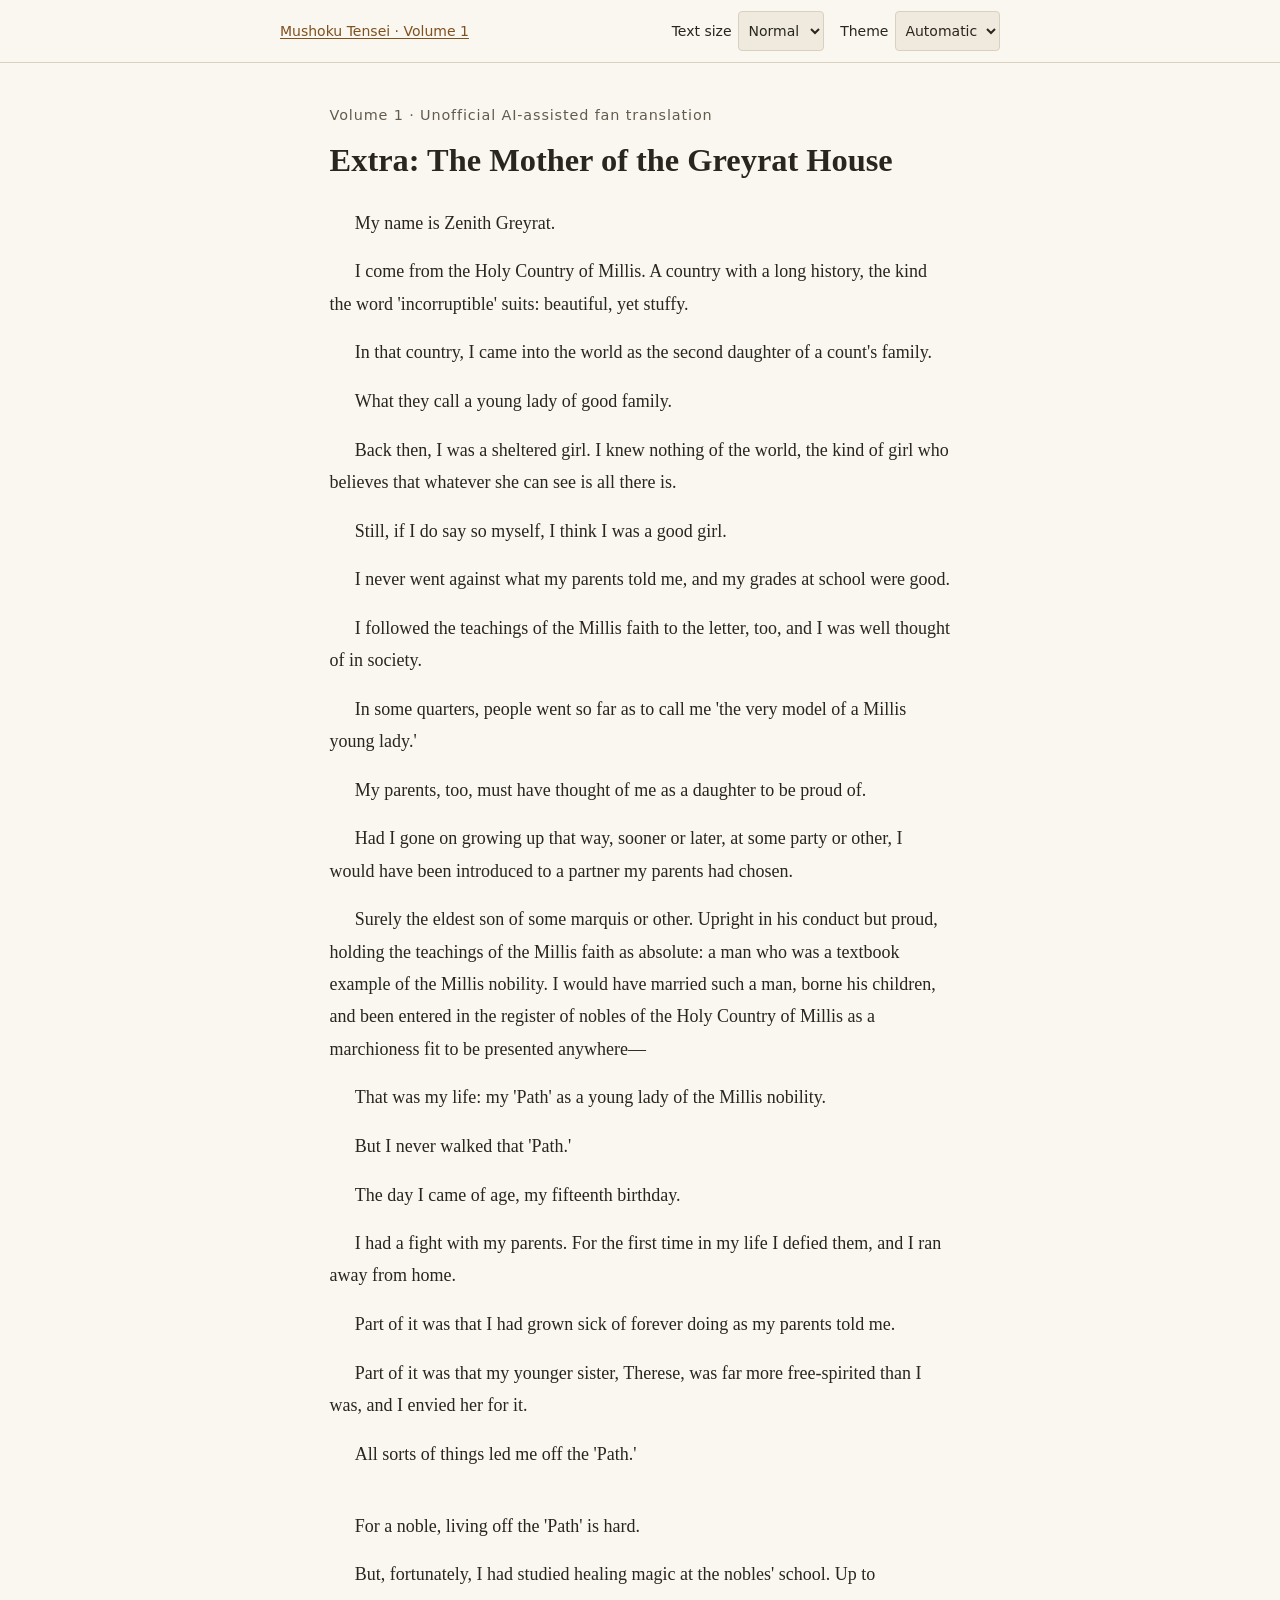
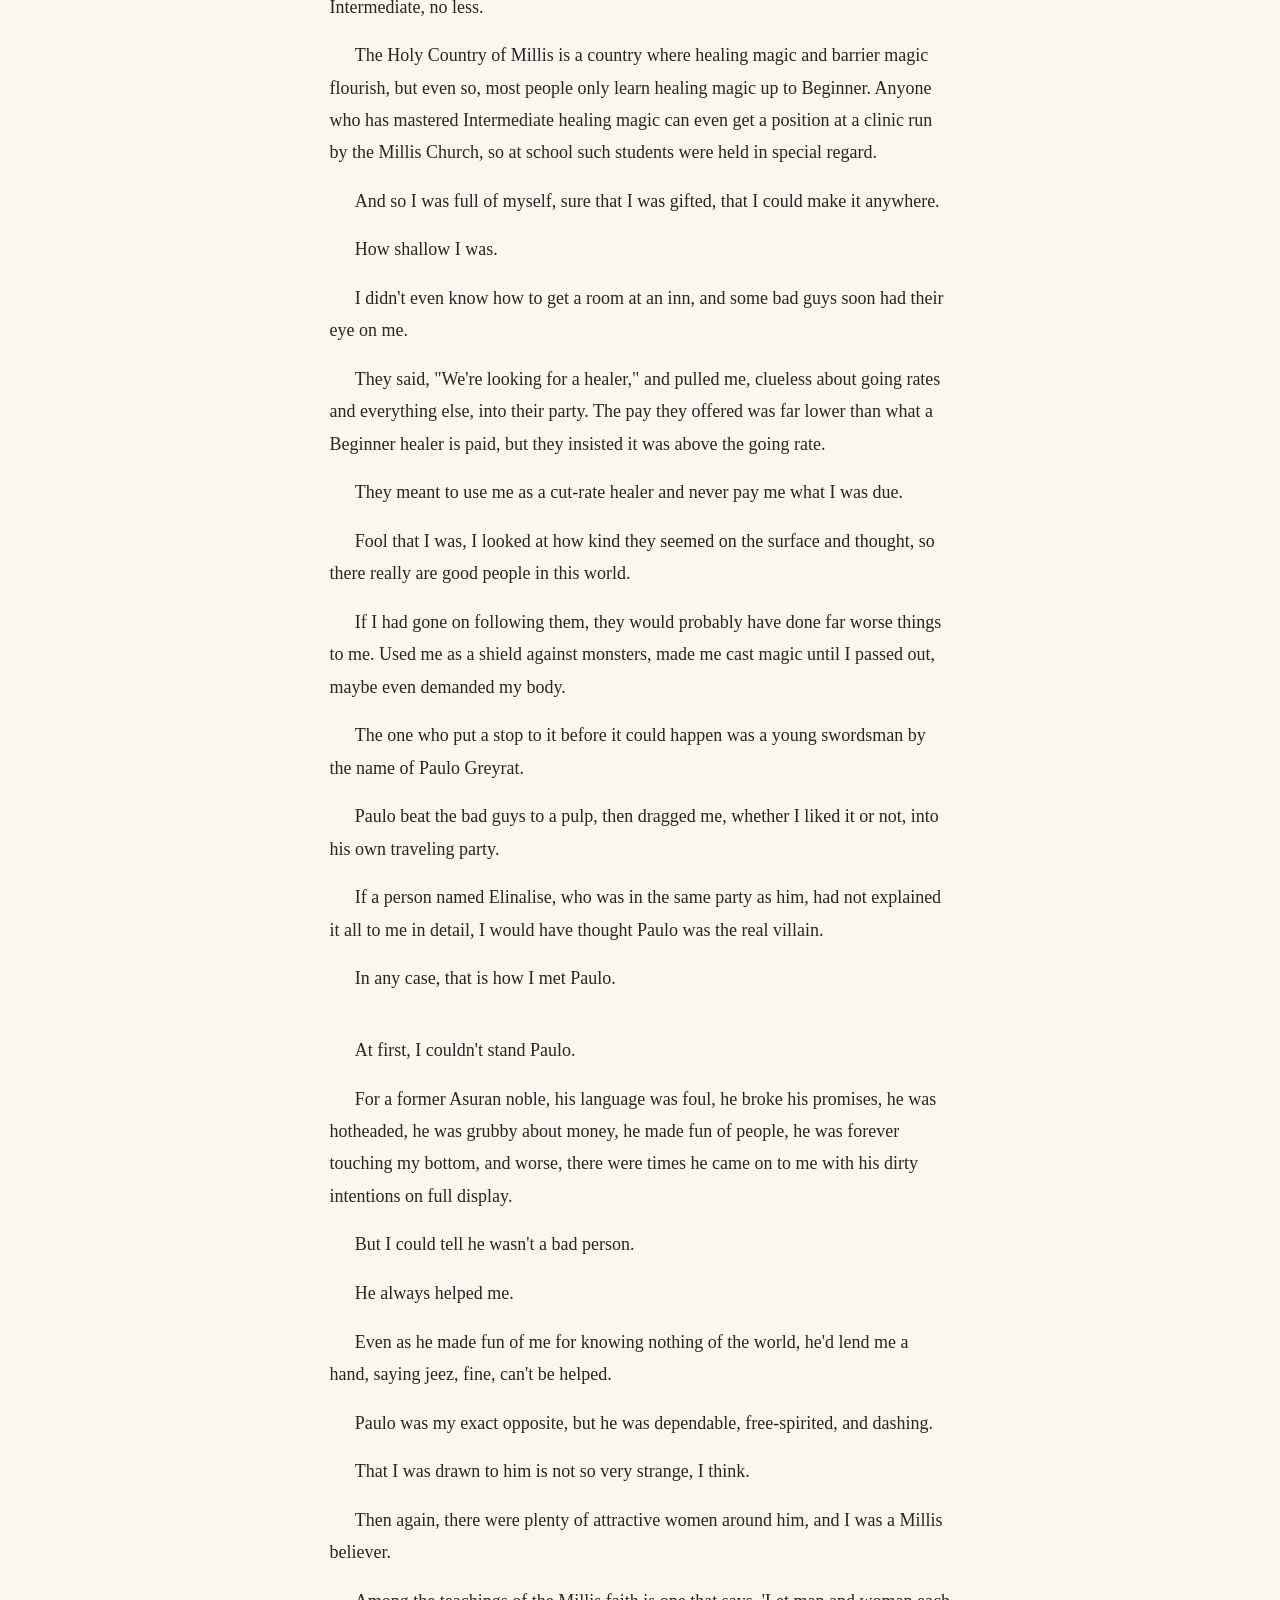
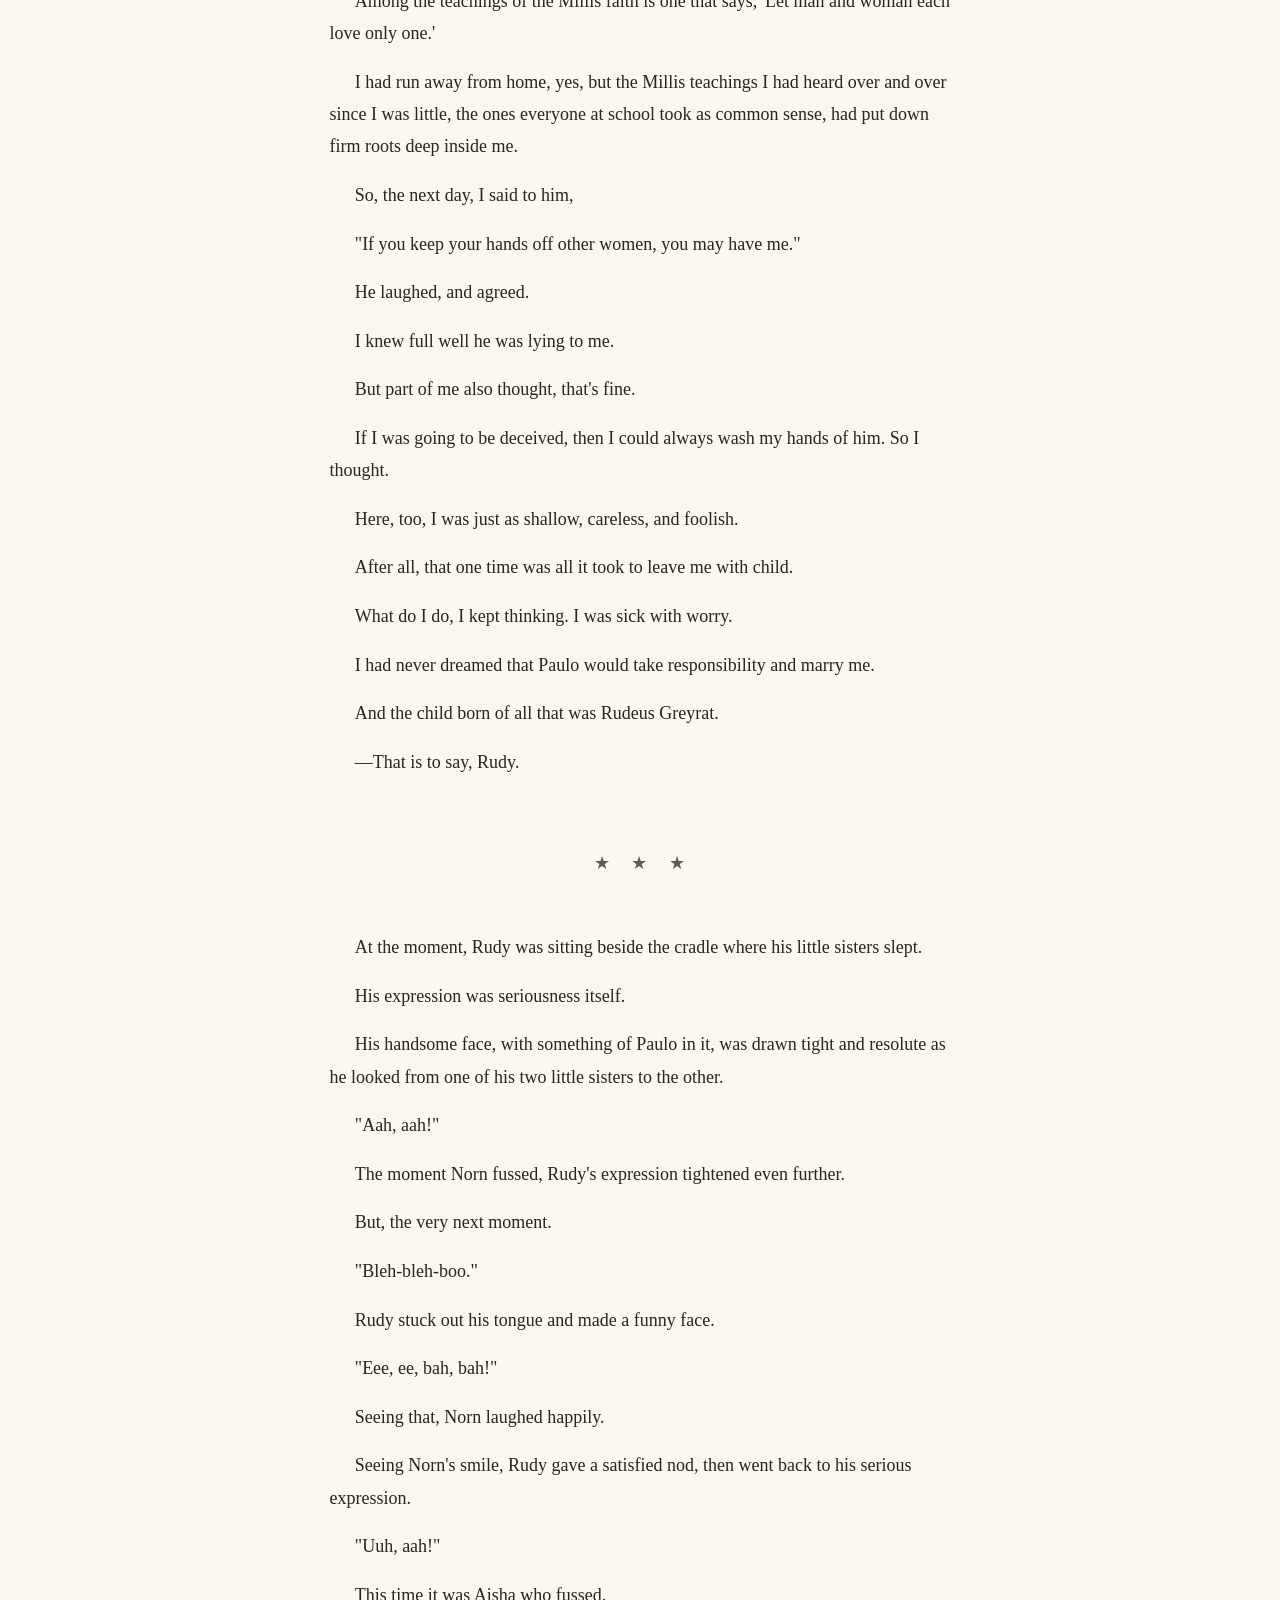
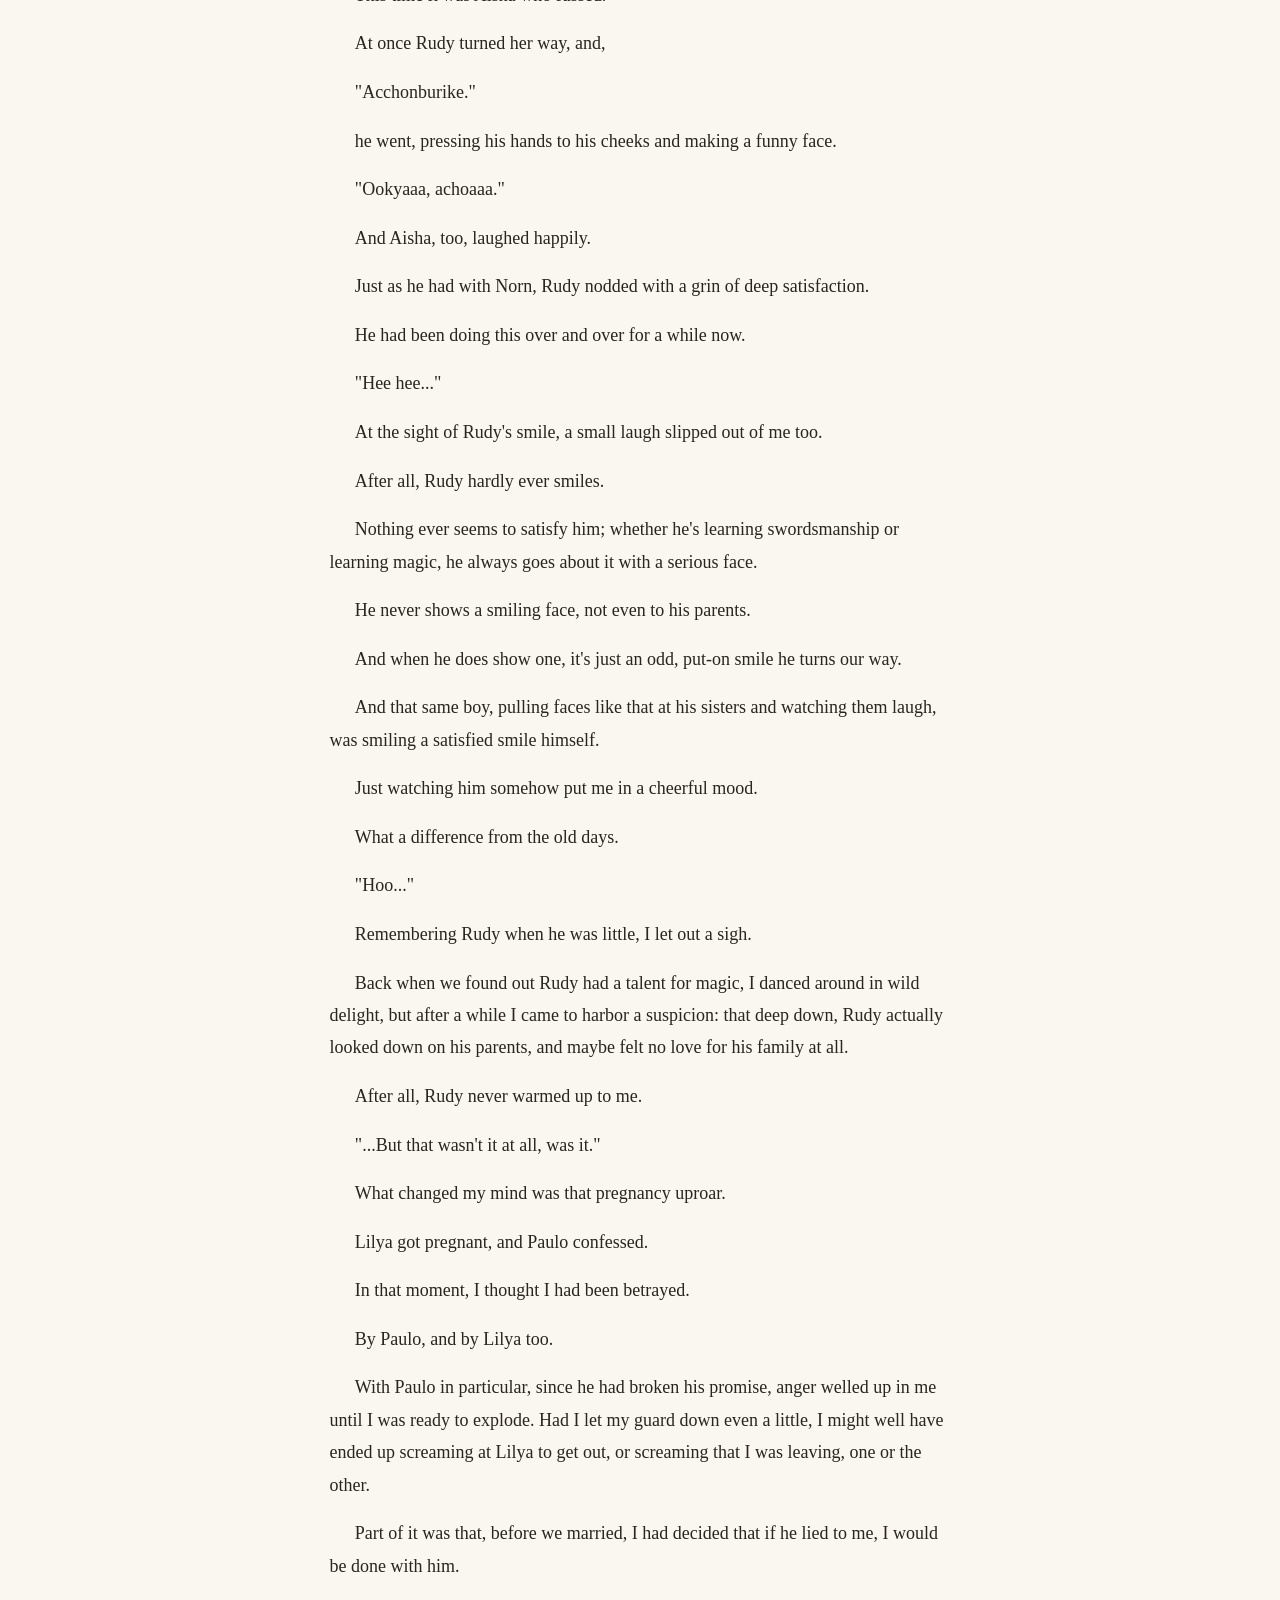
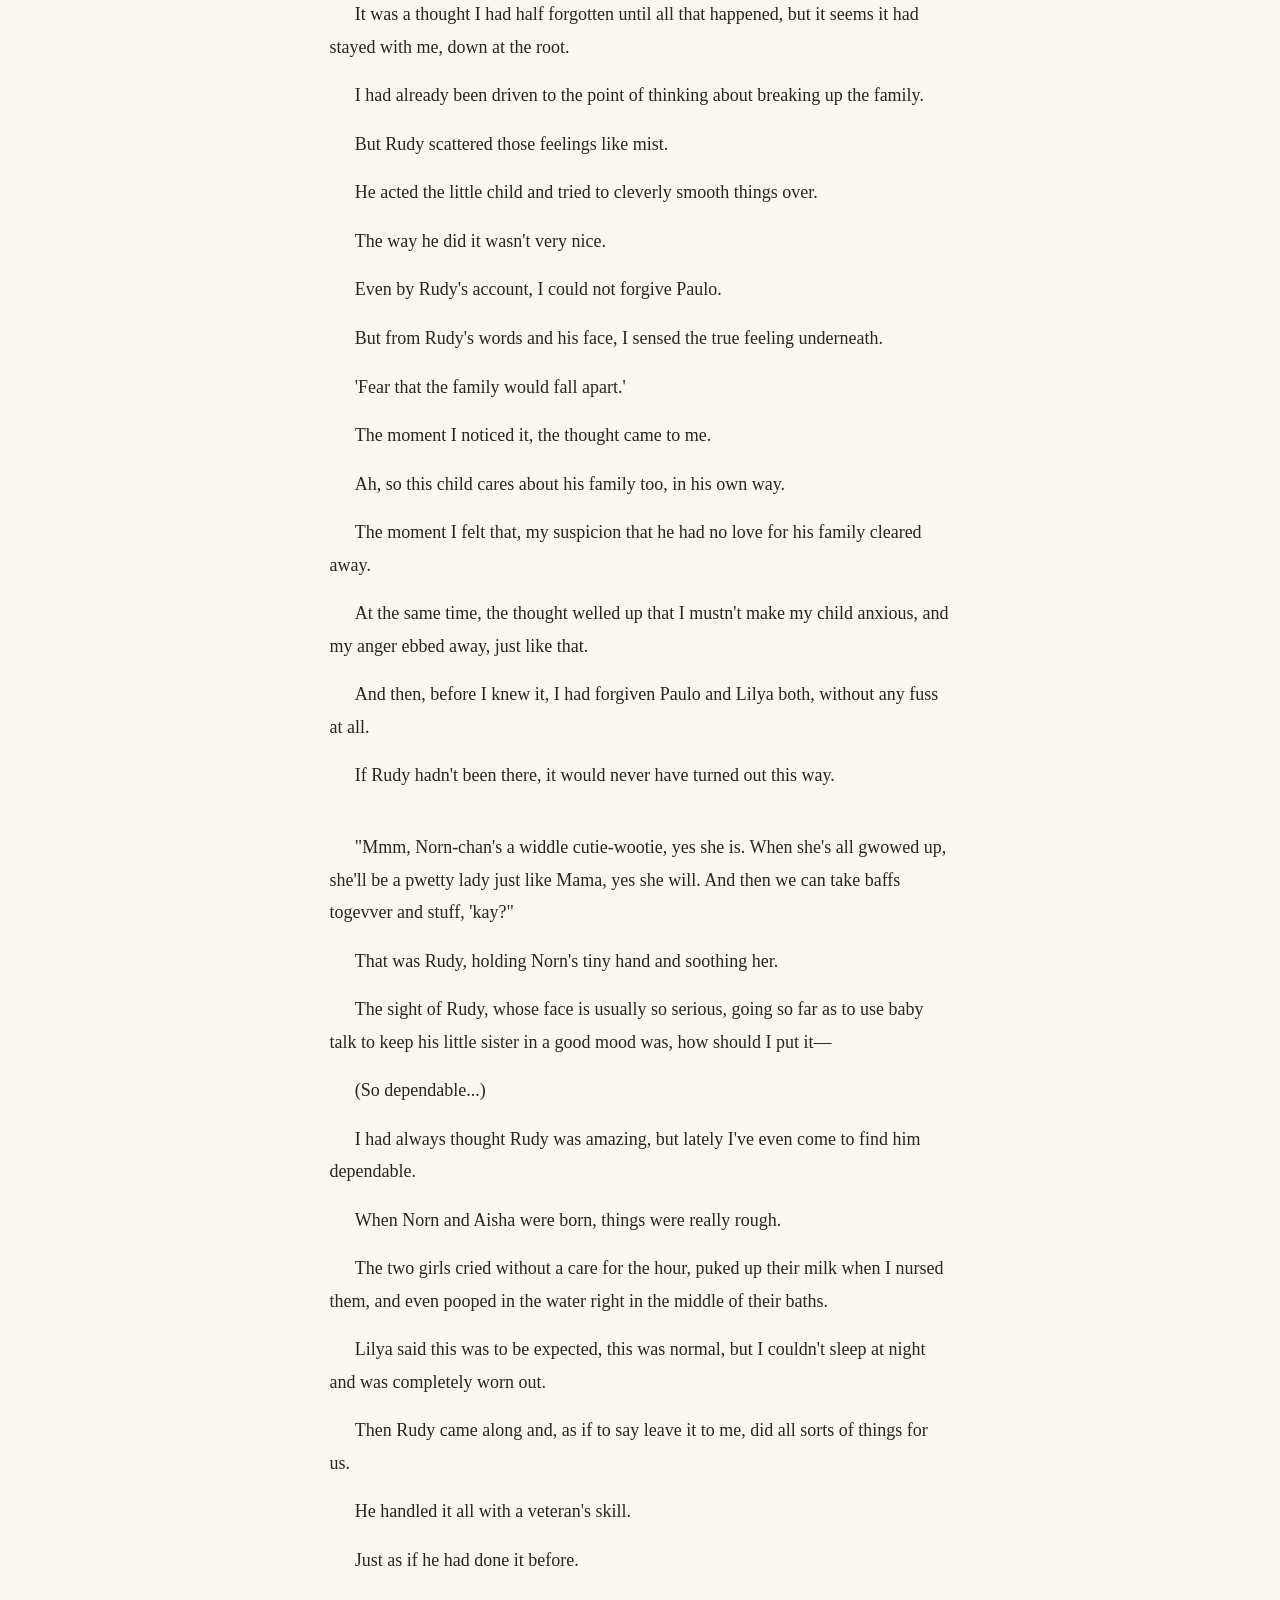
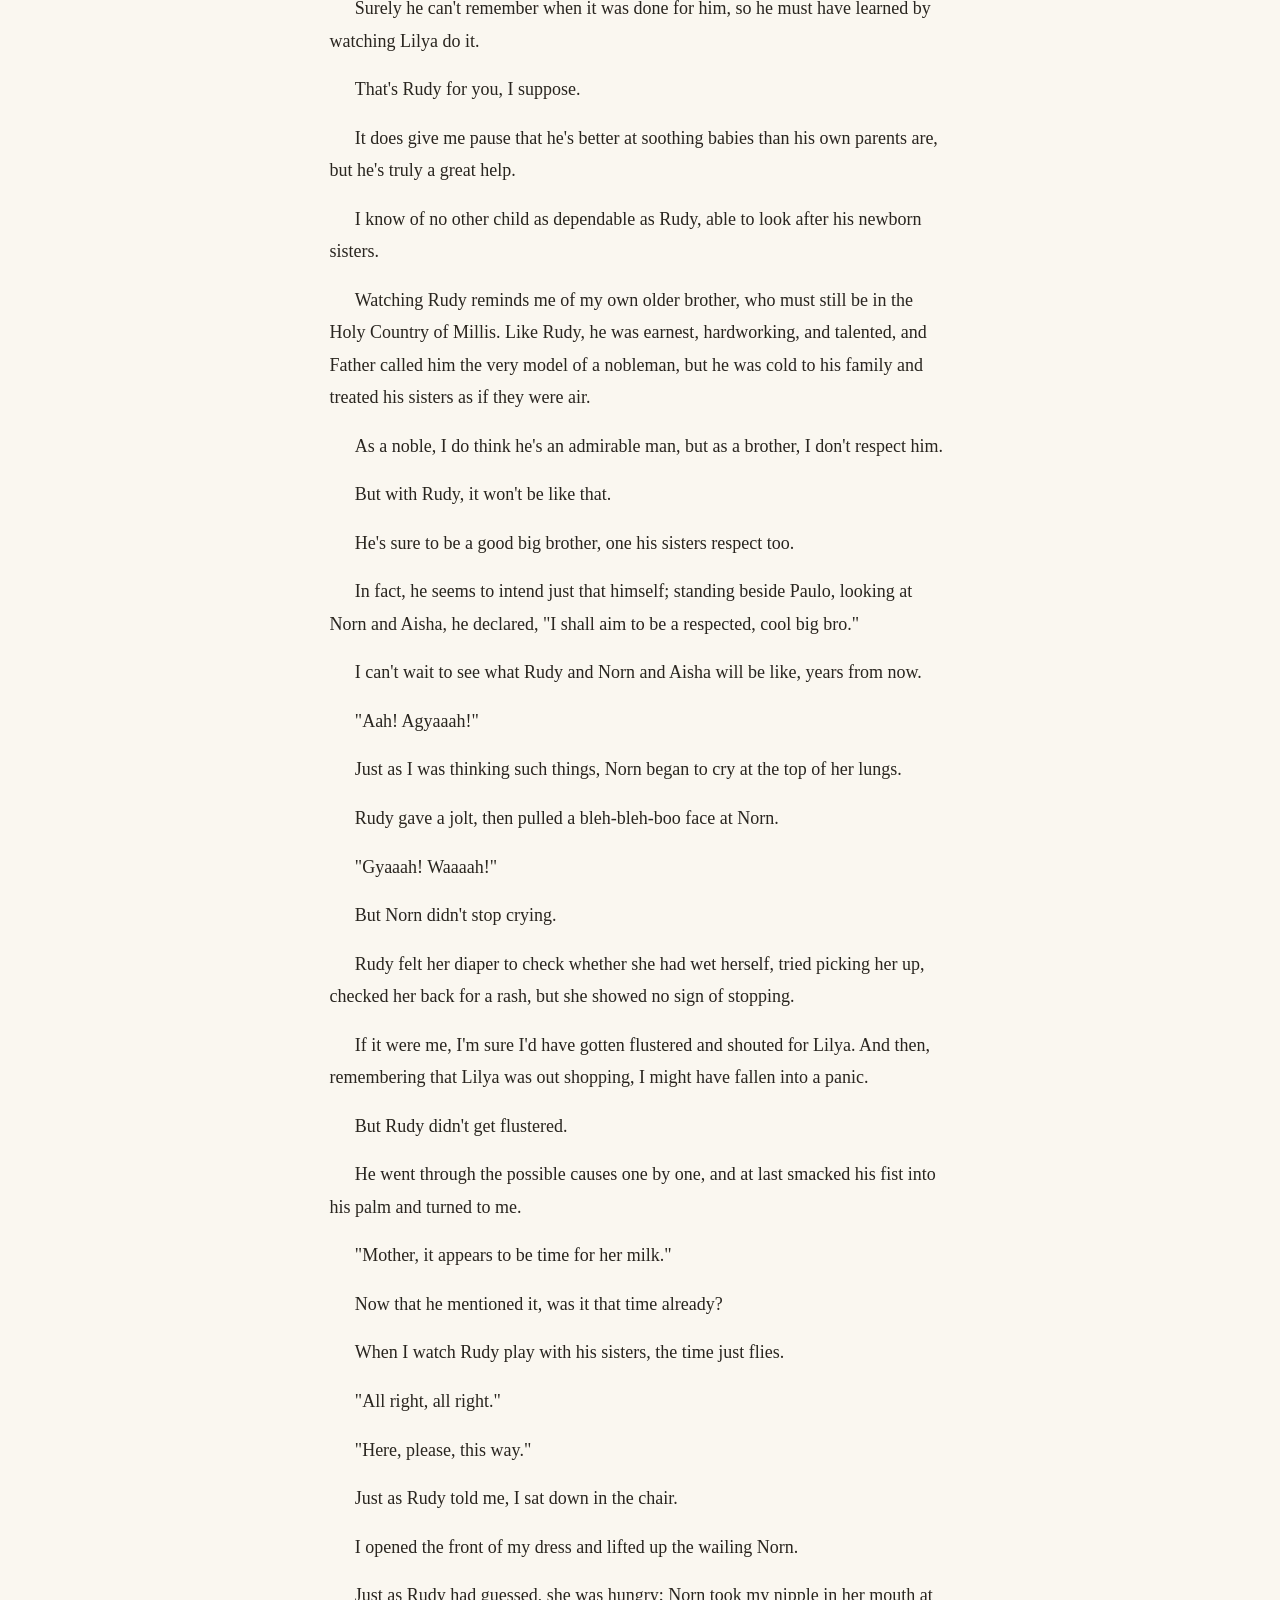
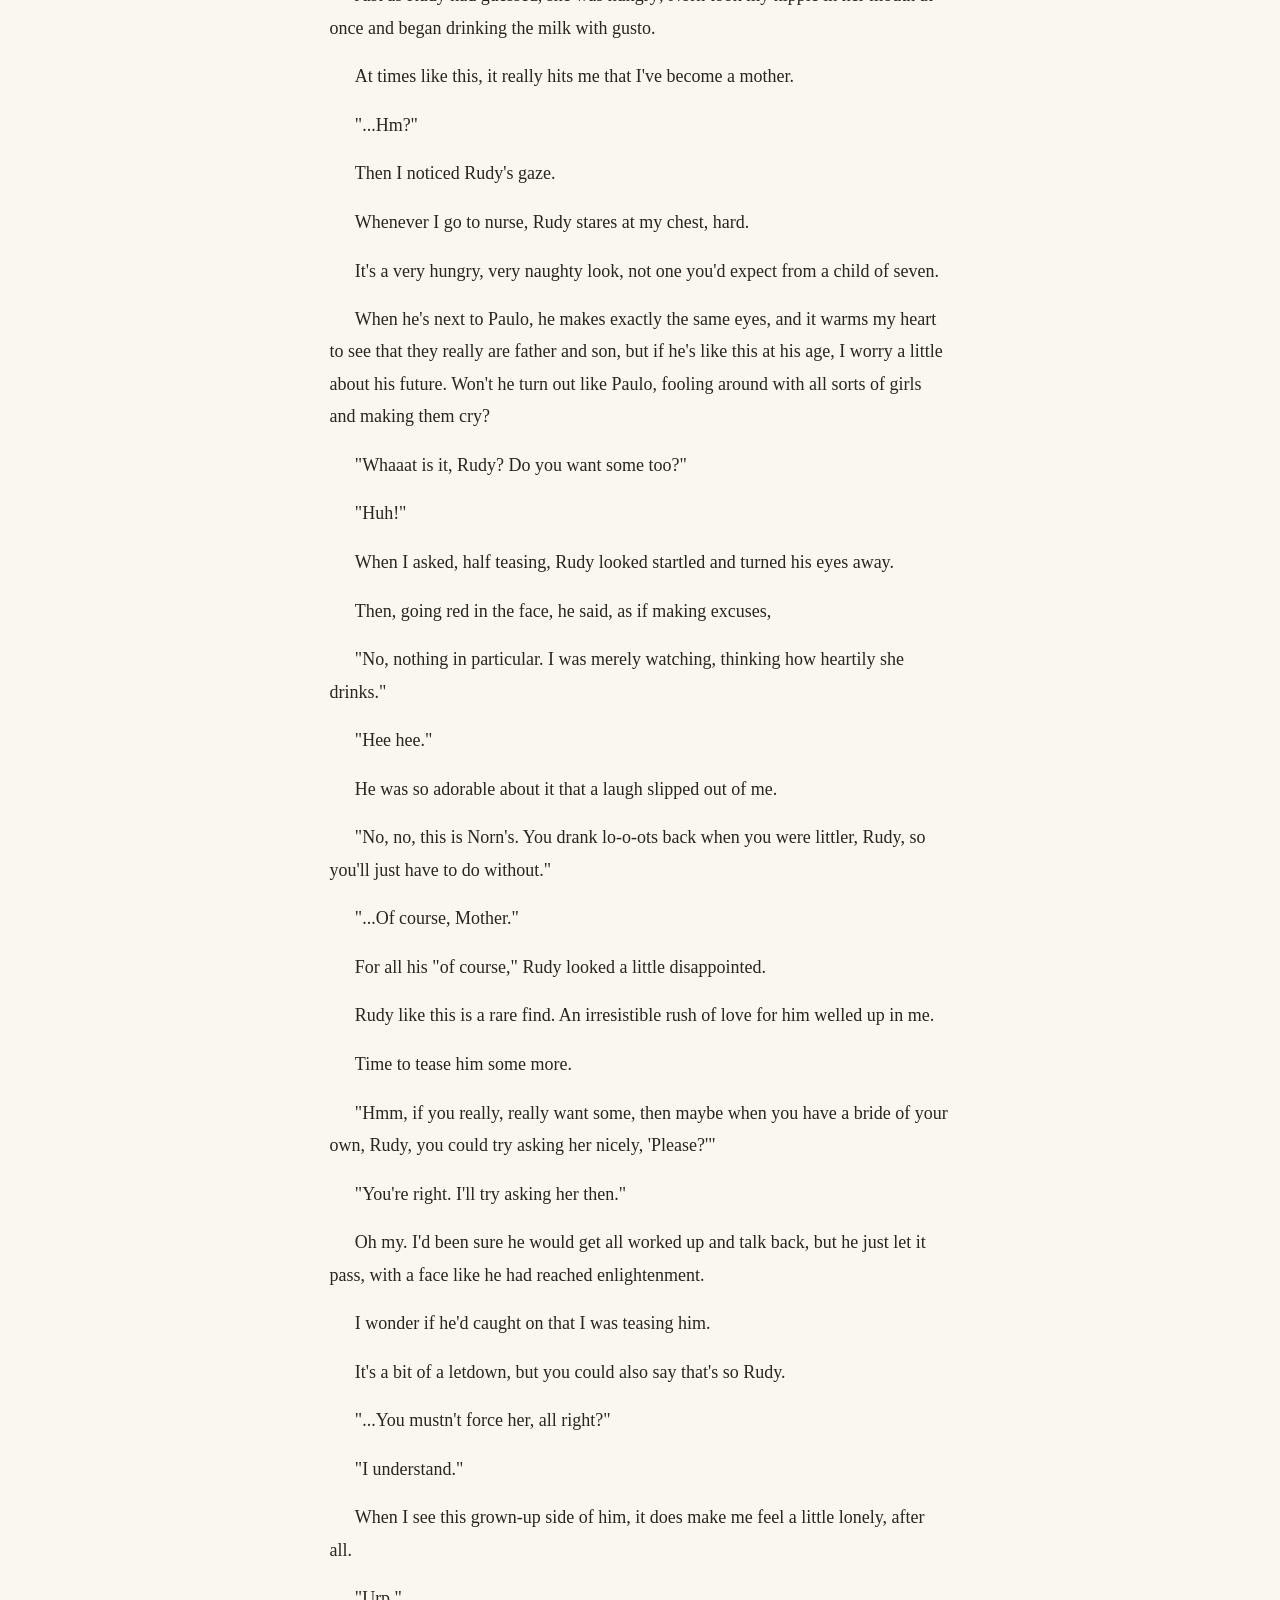
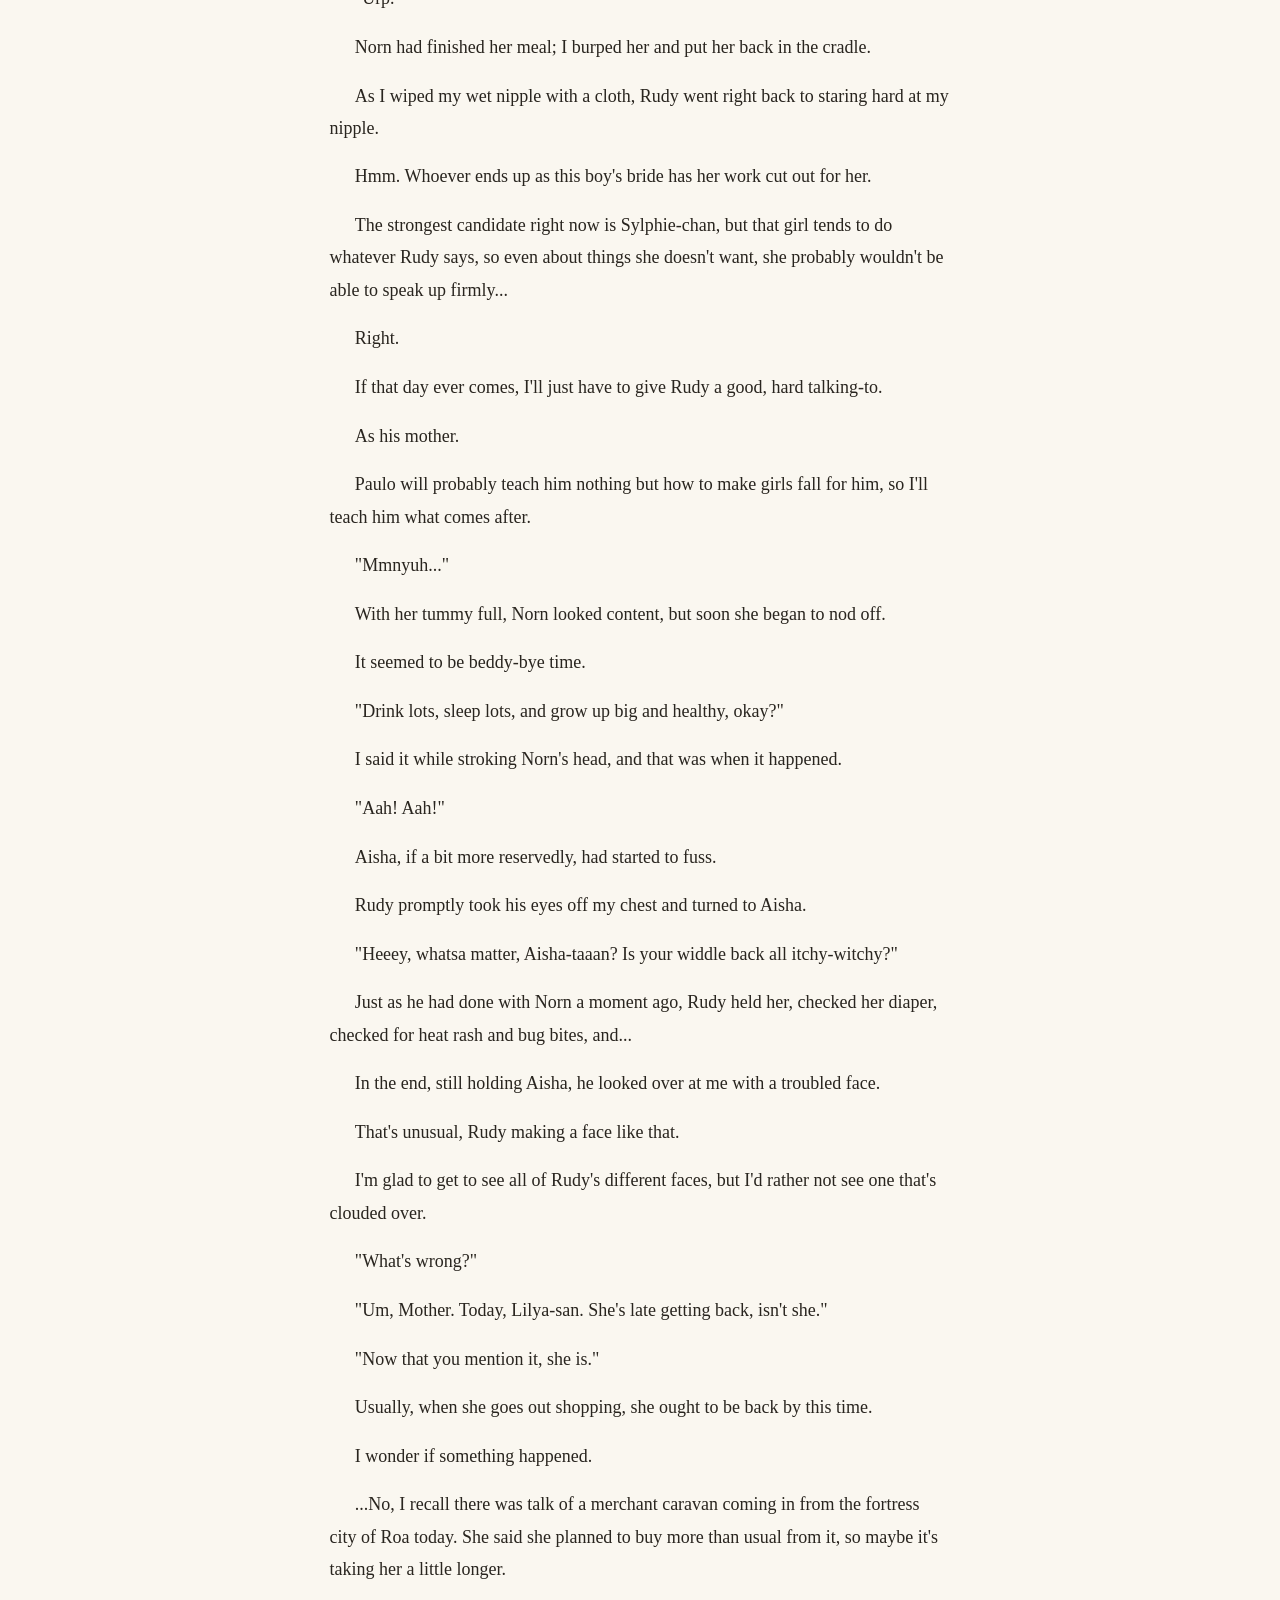
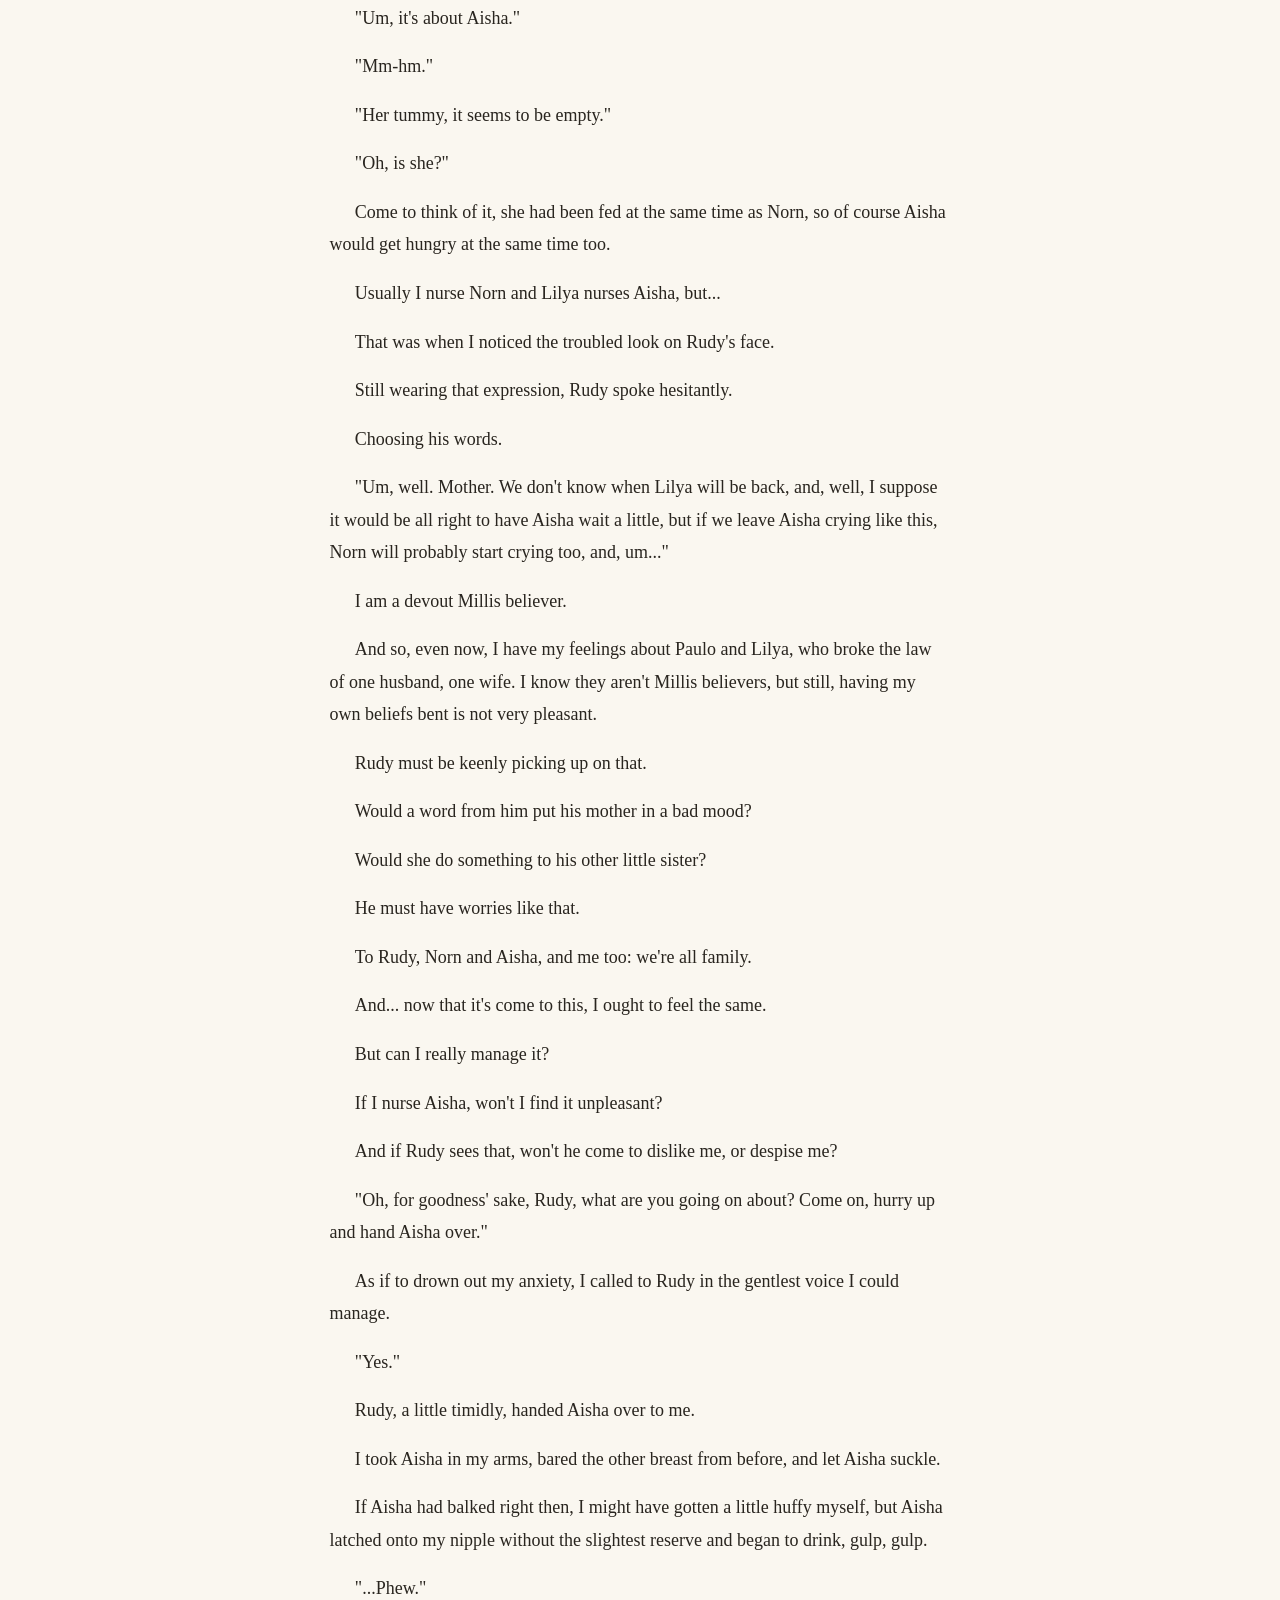
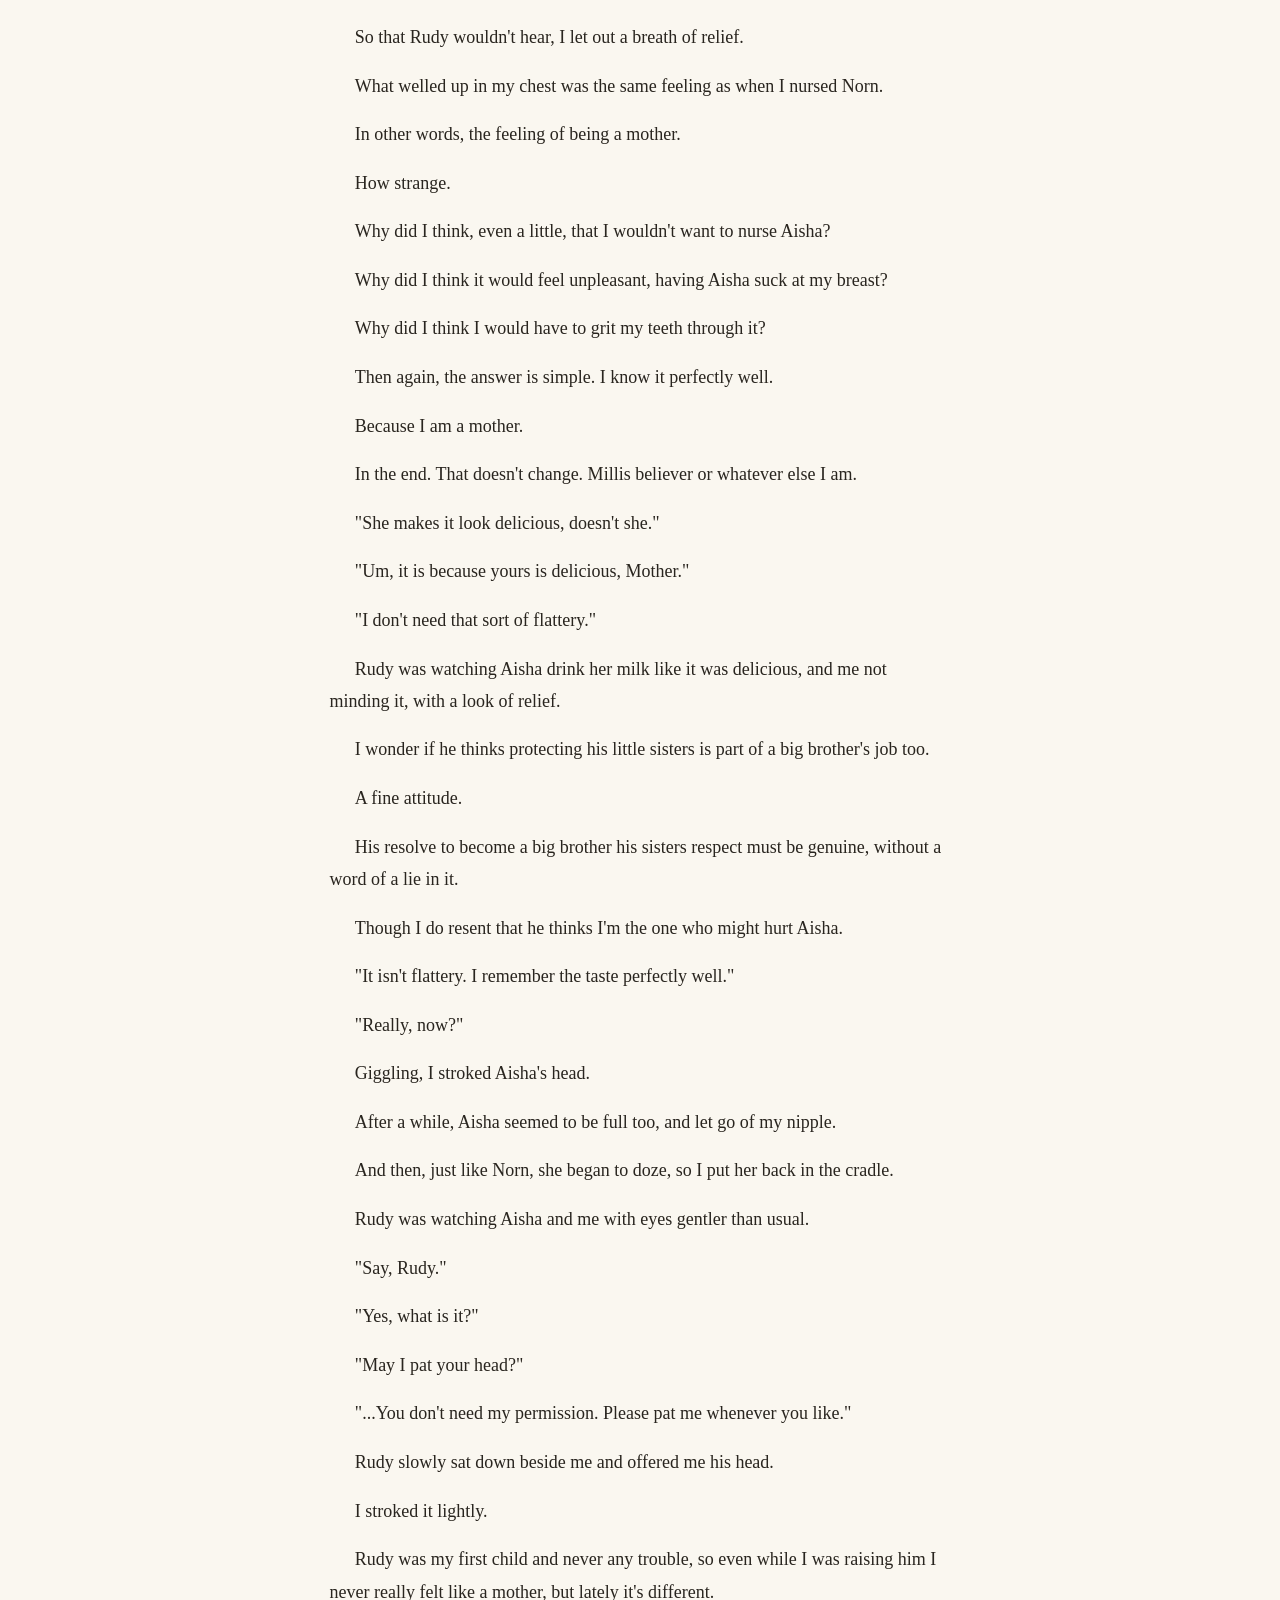
<file: vol01/ch12.html>
<!doctype html>
<html lang="en"><head><meta charset="utf-8"><meta name="viewport" content="width=device-width,initial-scale=1">
<title>Extra: The Mother of the Greyrat House — Mushoku Tensei · Volume 1</title>
<link rel="stylesheet" href="../assets/reader.css"></head>
<body data-chapter="ch12" data-title="Extra: The Mother of the Greyrat House"><a class="skip" href="#main">Skip to reading</a>
<header class="toolbar"><div class="toolbar-inner"><a class="toolbar-home" href="../index.html">Mushoku Tensei · Volume 1</a>
<label for="font-size">Text size <select id="font-size"><option value="100">Normal</option><option value="112">Larger</option><option value="125">Large</option><option value="140">Largest</option></select></label>
<label for="theme">Theme <select id="theme"><option value="auto">Automatic</option><option value="light">Light</option><option value="dark">Dark</option></select></label>
</div></header>
<main id="main"><p class="eyebrow">Volume 1 · Unofficial AI-assisted fan translation</p><h1>Extra: The Mother of the Greyrat House</h1>
<p class="prose-row prose" id="v01.c12.p0001" data-kind="p">My name is Zenith Greyrat.</p>
<p class="prose-row prose" id="v01.c12.p0002" data-kind="p">I come from the Holy Country of Millis. A country with a long history, the kind the word 'incorruptible' suits: beautiful, yet stuffy.</p>
<p class="prose-row prose" id="v01.c12.p0003" data-kind="p">In that country, I came into the world as the second daughter of a count's family.</p>
<p class="prose-row prose" id="v01.c12.p0004" data-kind="p">What they call a young lady of good family.</p>
<p class="prose-row prose" id="v01.c12.p0005" data-kind="p">Back then, I was a sheltered girl. I knew nothing of the world, the kind of girl who believes that whatever she can see is all there is.</p>
<p class="prose-row prose" id="v01.c12.p0006" data-kind="p">Still, if I do say so myself, I think I was a good girl.</p>
<p class="prose-row prose" id="v01.c12.p0007" data-kind="p">I never went against what my parents told me, and my grades at school were good.</p>
<p class="prose-row prose" id="v01.c12.p0008" data-kind="p">I followed the teachings of the Millis faith to the letter, too, and I was well thought of in society.</p>
<p class="prose-row prose" id="v01.c12.p0009" data-kind="p">In some quarters, people went so far as to call me 'the very model of a Millis young lady.'</p>
<p class="prose-row prose" id="v01.c12.p0010" data-kind="p">My parents, too, must have thought of me as a daughter to be proud of.</p>
<p class="prose-row prose" id="v01.c12.p0011" data-kind="p">Had I gone on growing up that way, sooner or later, at some party or other, I would have been introduced to a partner my parents had chosen.</p>
<p class="prose-row prose" id="v01.c12.p0012" data-kind="p">Surely the eldest son of some marquis or other. Upright in his conduct but proud, holding the teachings of the Millis faith as absolute: a man who was a textbook example of the Millis nobility. I would have married such a man, borne his children, and been entered in the register of nobles of the Holy Country of Millis as a marchioness fit to be presented anywhere—</p>
<p class="prose-row prose" id="v01.c12.p0013" data-kind="p">That was my life: my 'Path' as a young lady of the Millis nobility.</p>
<p class="prose-row prose" id="v01.c12.p0014" data-kind="p">But I never walked that 'Path.'</p>
<p class="prose-row prose" id="v01.c12.p0015" data-kind="p">The day I came of age, my fifteenth birthday.</p>
<p class="prose-row prose" id="v01.c12.p0016" data-kind="p">I had a fight with my parents. For the first time in my life I defied them, and I ran away from home.</p>
<p class="prose-row prose" id="v01.c12.p0017" data-kind="p">Part of it was that I had grown sick of forever doing as my parents told me.</p>
<p class="prose-row prose" id="v01.c12.p0018" data-kind="p">Part of it was that my younger sister, Therese, was far more free-spirited than I was, and I envied her for it.</p>
<p class="prose-row prose" id="v01.c12.p0019" data-kind="p">All sorts of things led me off the 'Path.'</p>
<div class="blank" id="v01.c12.p0020" data-kind="blank" aria-hidden="true"></div>
<p class="prose-row prose" id="v01.c12.p0021" data-kind="p">For a noble, living off the 'Path' is hard.</p>
<p class="prose-row prose" id="v01.c12.p0022" data-kind="p">But, fortunately, I had studied healing magic at the nobles' school. Up to Intermediate, no less.</p>
<p class="prose-row prose" id="v01.c12.p0023" data-kind="p">The Holy Country of Millis is a country where healing magic and barrier magic flourish, but even so, most people only learn healing magic up to Beginner. Anyone who has mastered Intermediate healing magic can even get a position at a clinic run by the Millis Church, so at school such students were held in special regard.</p>
<p class="prose-row prose" id="v01.c12.p0024" data-kind="p">And so I was full of myself, sure that I was gifted, that I could make it anywhere.</p>
<p class="prose-row prose" id="v01.c12.p0025" data-kind="p">How shallow I was.</p>
<p class="prose-row prose" id="v01.c12.p0026" data-kind="p">I didn't even know how to get a room at an inn, and some bad guys soon had their eye on me.</p>
<p class="prose-row prose" id="v01.c12.p0027" data-kind="p">They said, "We're looking for a healer," and pulled me, clueless about going rates and everything else, into their party. The pay they offered was far lower than what a Beginner healer is paid, but they insisted it was above the going rate.</p>
<p class="prose-row prose" id="v01.c12.p0028" data-kind="p">They meant to use me as a cut-rate healer and never pay me what I was due.</p>
<p class="prose-row prose" id="v01.c12.p0029" data-kind="p">Fool that I was, I looked at how kind they seemed on the surface and thought, so there really are good people in this world.</p>
<p class="prose-row prose" id="v01.c12.p0030" data-kind="p">If I had gone on following them, they would probably have done far worse things to me. Used me as a shield against monsters, made me cast magic until I passed out, maybe even demanded my body.</p>
<p class="prose-row prose" id="v01.c12.p0031" data-kind="p">The one who put a stop to it before it could happen was a young swordsman by the name of Paulo Greyrat.</p>
<p class="prose-row prose" id="v01.c12.p0032" data-kind="p">Paulo beat the bad guys to a pulp, then dragged me, whether I liked it or not, into his own traveling party.</p>
<p class="prose-row prose" id="v01.c12.p0033" data-kind="p">If a person named Elinalise, who was in the same party as him, had not explained it all to me in detail, I would have thought Paulo was the real villain.</p>
<p class="prose-row prose" id="v01.c12.p0034" data-kind="p">In any case, that is how I met Paulo.</p>
<div class="blank" id="v01.c12.p0035" data-kind="blank" aria-hidden="true"></div>
<p class="prose-row prose" id="v01.c12.p0036" data-kind="p">At first, I couldn't stand Paulo.</p>
<p class="prose-row prose" id="v01.c12.p0037" data-kind="p">For a former Asuran noble, his language was foul, he broke his promises, he was hotheaded, he was grubby about money, he made fun of people, he was forever touching my bottom, and worse, there were times he came on to me with his dirty intentions on full display.</p>
<p class="prose-row prose" id="v01.c12.p0038" data-kind="p">But I could tell he wasn't a bad person.</p>
<p class="prose-row prose" id="v01.c12.p0039" data-kind="p">He always helped me.</p>
<p class="prose-row prose" id="v01.c12.p0040" data-kind="p">Even as he made fun of me for knowing nothing of the world, he'd lend me a hand, saying jeez, fine, can't be helped.</p>
<p class="prose-row prose" id="v01.c12.p0041" data-kind="p">Paulo was my exact opposite, but he was dependable, free-spirited, and dashing.</p>
<p class="prose-row prose" id="v01.c12.p0042" data-kind="p">That I was drawn to him is not so very strange, I think.</p>
<p class="prose-row prose" id="v01.c12.p0043" data-kind="p">Then again, there were plenty of attractive women around him, and I was a Millis believer.</p>
<p class="prose-row prose" id="v01.c12.p0044" data-kind="p">Among the teachings of the Millis faith is one that says, 'Let man and woman each love only one.'</p>
<p class="prose-row prose" id="v01.c12.p0045" data-kind="p">I had run away from home, yes, but the Millis teachings I had heard over and over since I was little, the ones everyone at school took as common sense, had put down firm roots deep inside me.</p>
<p class="prose-row prose" id="v01.c12.p0046" data-kind="p">So, the next day, I said to him,</p>
<p class="prose-row prose" id="v01.c12.p0047" data-kind="p">"If you keep your hands off other women, you may have me."</p>
<p class="prose-row prose" id="v01.c12.p0048" data-kind="p">He laughed, and agreed.</p>
<p class="prose-row prose" id="v01.c12.p0049" data-kind="p">I knew full well he was lying to me.</p>
<p class="prose-row prose" id="v01.c12.p0050" data-kind="p">But part of me also thought, that's fine.</p>
<p class="prose-row prose" id="v01.c12.p0051" data-kind="p">If I was going to be deceived, then I could always wash my hands of him. So I thought.</p>
<p class="prose-row prose" id="v01.c12.p0052" data-kind="p">Here, too, I was just as shallow, careless, and foolish.</p>
<p class="prose-row prose" id="v01.c12.p0053" data-kind="p">After all, that one time was all it took to leave me with child.</p>
<p class="prose-row prose" id="v01.c12.p0054" data-kind="p">What do I do, I kept thinking. I was sick with worry.</p>
<p class="prose-row prose" id="v01.c12.p0055" data-kind="p">I had never dreamed that Paulo would take responsibility and marry me.</p>
<p class="prose-row prose" id="v01.c12.p0056" data-kind="p">And the child born of all that was Rudeus Greyrat.</p>
<p class="prose-row prose" id="v01.c12.p0057" data-kind="p">—That is to say, Rudy.</p>
<div class="blank" id="v01.c12.p0058" data-kind="blank" aria-hidden="true"></div>
<div class="scene-break" id="v01.c12.p0059" data-kind="break" role="separator" aria-label="Scene break">★　★　★</div>
<div class="blank" id="v01.c12.p0060" data-kind="blank" aria-hidden="true"></div>
<p class="prose-row prose" id="v01.c12.p0061" data-kind="p">At the moment, Rudy was sitting beside the cradle where his little sisters slept.</p>
<p class="prose-row prose" id="v01.c12.p0062" data-kind="p">His expression was seriousness itself.</p>
<p class="prose-row prose" id="v01.c12.p0063" data-kind="p">His handsome face, with something of Paulo in it, was drawn tight and resolute as he looked from one of his two little sisters to the other.</p>
<p class="prose-row prose" id="v01.c12.p0064" data-kind="p">"Aah, aah!"</p>
<p class="prose-row prose" id="v01.c12.p0065" data-kind="p">The moment Norn fussed, Rudy's expression tightened even further.</p>
<p class="prose-row prose" id="v01.c12.p0066" data-kind="p">But, the very next moment.</p>
<p class="prose-row prose" id="v01.c12.p0067" data-kind="p">"Bleh-bleh-boo."</p>
<p class="prose-row prose" id="v01.c12.p0068" data-kind="p">Rudy stuck out his tongue and made a funny face.</p>
<p class="prose-row prose" id="v01.c12.p0069" data-kind="p">"Eee, ee, bah, bah!"</p>
<p class="prose-row prose" id="v01.c12.p0070" data-kind="p">Seeing that, Norn laughed happily.</p>
<p class="prose-row prose" id="v01.c12.p0071" data-kind="p">Seeing Norn's smile, Rudy gave a satisfied nod, then went back to his serious expression.</p>
<p class="prose-row prose" id="v01.c12.p0072" data-kind="p">"Uuh, aah!"</p>
<p class="prose-row prose" id="v01.c12.p0073" data-kind="p">This time it was Aisha who fussed.</p>
<p class="prose-row prose" id="v01.c12.p0074" data-kind="p">At once Rudy turned her way, and,</p>
<p class="prose-row prose" id="v01.c12.p0075" data-kind="p">"Acchonburike."</p>
<p class="prose-row prose" id="v01.c12.p0076" data-kind="p">he went, pressing his hands to his cheeks and making a funny face.</p>
<p class="prose-row prose" id="v01.c12.p0077" data-kind="p">"Ookyaaa, achoaaa."</p>
<p class="prose-row prose" id="v01.c12.p0078" data-kind="p">And Aisha, too, laughed happily.</p>
<p class="prose-row prose" id="v01.c12.p0079" data-kind="p">Just as he had with Norn, Rudy nodded with a grin of deep satisfaction.</p>
<p class="prose-row prose" id="v01.c12.p0080" data-kind="p">He had been doing this over and over for a while now.</p>
<p class="prose-row prose" id="v01.c12.p0081" data-kind="p">"Hee hee..."</p>
<p class="prose-row prose" id="v01.c12.p0082" data-kind="p">At the sight of Rudy's smile, a small laugh slipped out of me too.</p>
<p class="prose-row prose" id="v01.c12.p0083" data-kind="p">After all, Rudy hardly ever smiles.</p>
<p class="prose-row prose" id="v01.c12.p0084" data-kind="p">Nothing ever seems to satisfy him; whether he's learning swordsmanship or learning magic, he always goes about it with a serious face.</p>
<p class="prose-row prose" id="v01.c12.p0085" data-kind="p">He never shows a smiling face, not even to his parents.</p>
<p class="prose-row prose" id="v01.c12.p0086" data-kind="p">And when he does show one, it's just an odd, put-on smile he turns our way.</p>
<p class="prose-row prose" id="v01.c12.p0087" data-kind="p">And that same boy, pulling faces like that at his sisters and watching them laugh, was smiling a satisfied smile himself.</p>
<p class="prose-row prose" id="v01.c12.p0088" data-kind="p">Just watching him somehow put me in a cheerful mood.</p>
<p class="prose-row prose" id="v01.c12.p0089" data-kind="p">What a difference from the old days.</p>
<p class="prose-row prose" id="v01.c12.p0090" data-kind="p">"Hoo..."</p>
<p class="prose-row prose" id="v01.c12.p0091" data-kind="p">Remembering Rudy when he was little, I let out a sigh.</p>
<p class="prose-row prose" id="v01.c12.p0092" data-kind="p">Back when we found out Rudy had a talent for magic, I danced around in wild delight, but after a while I came to harbor a suspicion: that deep down, Rudy actually looked down on his parents, and maybe felt no love for his family at all.</p>
<p class="prose-row prose" id="v01.c12.p0093" data-kind="p">After all, Rudy never warmed up to me.</p>
<p class="prose-row prose" id="v01.c12.p0094" data-kind="p">"...But that wasn't it at all, was it."</p>
<p class="prose-row prose" id="v01.c12.p0095" data-kind="p">What changed my mind was that pregnancy uproar.</p>
<p class="prose-row prose" id="v01.c12.p0096" data-kind="p">Lilya got pregnant, and Paulo confessed.</p>
<p class="prose-row prose" id="v01.c12.p0097" data-kind="p">In that moment, I thought I had been betrayed.</p>
<p class="prose-row prose" id="v01.c12.p0098" data-kind="p">By Paulo, and by Lilya too.</p>
<p class="prose-row prose" id="v01.c12.p0099" data-kind="p">With Paulo in particular, since he had broken his promise, anger welled up in me until I was ready to explode. Had I let my guard down even a little, I might well have ended up screaming at Lilya to get out, or screaming that I was leaving, one or the other.</p>
<p class="prose-row prose" id="v01.c12.p0100" data-kind="p">Part of it was that, before we married, I had decided that if he lied to me, I would be done with him.</p>
<p class="prose-row prose" id="v01.c12.p0101" data-kind="p">It was a thought I had half forgotten until all that happened, but it seems it had stayed with me, down at the root.</p>
<p class="prose-row prose" id="v01.c12.p0102" data-kind="p">I had already been driven to the point of thinking about breaking up the family.</p>
<p class="prose-row prose" id="v01.c12.p0103" data-kind="p">But Rudy scattered those feelings like mist.</p>
<p class="prose-row prose" id="v01.c12.p0104" data-kind="p">He acted the little child and tried to cleverly smooth things over.</p>
<p class="prose-row prose" id="v01.c12.p0105" data-kind="p">The way he did it wasn't very nice.</p>
<p class="prose-row prose" id="v01.c12.p0106" data-kind="p">Even by Rudy's account, I could not forgive Paulo.</p>
<p class="prose-row prose" id="v01.c12.p0107" data-kind="p">But from Rudy's words and his face, I sensed the true feeling underneath.</p>
<p class="prose-row prose" id="v01.c12.p0108" data-kind="p">'Fear that the family would fall apart.'</p>
<p class="prose-row prose" id="v01.c12.p0109" data-kind="p">The moment I noticed it, the thought came to me.</p>
<p class="prose-row prose" id="v01.c12.p0110" data-kind="p">Ah, so this child cares about his family too, in his own way.</p>
<p class="prose-row prose" id="v01.c12.p0111" data-kind="p">The moment I felt that, my suspicion that he had no love for his family cleared away.</p>
<p class="prose-row prose" id="v01.c12.p0112" data-kind="p">At the same time, the thought welled up that I mustn't make my child anxious, and my anger ebbed away, just like that.</p>
<p class="prose-row prose" id="v01.c12.p0113" data-kind="p">And then, before I knew it, I had forgiven Paulo and Lilya both, without any fuss at all.</p>
<p class="prose-row prose" id="v01.c12.p0114" data-kind="p">If Rudy hadn't been there, it would never have turned out this way.</p>
<div class="blank" id="v01.c12.p0115" data-kind="blank" aria-hidden="true"></div>
<p class="prose-row prose" id="v01.c12.p0116" data-kind="p">"Mmm, Norn-chan's a widdle cutie-wootie, yes she is. When she's all gwowed up, she'll be a pwetty lady just like Mama, yes she will. And then we can take baffs togevver and stuff, 'kay?"</p>
<p class="prose-row prose" id="v01.c12.p0117" data-kind="p">That was Rudy, holding Norn's tiny hand and soothing her.</p>
<p class="prose-row prose" id="v01.c12.p0118" data-kind="p">The sight of Rudy, whose face is usually so serious, going so far as to use baby talk to keep his little sister in a good mood was, how should I put it—</p>
<p class="prose-row prose" id="v01.c12.p0119" data-kind="p">(So dependable...)</p>
<p class="prose-row prose" id="v01.c12.p0120" data-kind="p">I had always thought Rudy was amazing, but lately I've even come to find him dependable.</p>
<p class="prose-row prose" id="v01.c12.p0121" data-kind="p">When Norn and Aisha were born, things were really rough.</p>
<p class="prose-row prose" id="v01.c12.p0122" data-kind="p">The two girls cried without a care for the hour, puked up their milk when I nursed them, and even pooped in the water right in the middle of their baths.</p>
<p class="prose-row prose" id="v01.c12.p0123" data-kind="p">Lilya said this was to be expected, this was normal, but I couldn't sleep at night and was completely worn out.</p>
<p class="prose-row prose" id="v01.c12.p0124" data-kind="p">Then Rudy came along and, as if to say leave it to me, did all sorts of things for us.</p>
<p class="prose-row prose" id="v01.c12.p0125" data-kind="p">He handled it all with a veteran's skill.</p>
<p class="prose-row prose" id="v01.c12.p0126" data-kind="p">Just as if he had done it before.</p>
<p class="prose-row prose" id="v01.c12.p0127" data-kind="p">Surely he can't remember when it was done for him, so he must have learned by watching Lilya do it.</p>
<p class="prose-row prose" id="v01.c12.p0128" data-kind="p">That's Rudy for you, I suppose.</p>
<p class="prose-row prose" id="v01.c12.p0129" data-kind="p">It does give me pause that he's better at soothing babies than his own parents are, but he's truly a great help.</p>
<p class="prose-row prose" id="v01.c12.p0130" data-kind="p">I know of no other child as dependable as Rudy, able to look after his newborn sisters.</p>
<p class="prose-row prose" id="v01.c12.p0131" data-kind="p">Watching Rudy reminds me of my own older brother, who must still be in the Holy Country of Millis. Like Rudy, he was earnest, hardworking, and talented, and Father called him the very model of a nobleman, but he was cold to his family and treated his sisters as if they were air.</p>
<p class="prose-row prose" id="v01.c12.p0132" data-kind="p">As a noble, I do think he's an admirable man, but as a brother, I don't respect him.</p>
<p class="prose-row prose" id="v01.c12.p0133" data-kind="p">But with Rudy, it won't be like that.</p>
<p class="prose-row prose" id="v01.c12.p0134" data-kind="p">He's sure to be a good big brother, one his sisters respect too.</p>
<p class="prose-row prose" id="v01.c12.p0135" data-kind="p">In fact, he seems to intend just that himself; standing beside Paulo, looking at Norn and Aisha, he declared, "I shall aim to be a respected, cool big bro."</p>
<p class="prose-row prose" id="v01.c12.p0136" data-kind="p">I can't wait to see what Rudy and Norn and Aisha will be like, years from now.</p>
<p class="prose-row prose" id="v01.c12.p0137" data-kind="p">"Aah! Agyaaah!"</p>
<p class="prose-row prose" id="v01.c12.p0138" data-kind="p">Just as I was thinking such things, Norn began to cry at the top of her lungs.</p>
<p class="prose-row prose" id="v01.c12.p0139" data-kind="p">Rudy gave a jolt, then pulled a bleh-bleh-boo face at Norn.</p>
<p class="prose-row prose" id="v01.c12.p0140" data-kind="p">"Gyaaah! Waaaah!"</p>
<p class="prose-row prose" id="v01.c12.p0141" data-kind="p">But Norn didn't stop crying.</p>
<p class="prose-row prose" id="v01.c12.p0142" data-kind="p">Rudy felt her diaper to check whether she had wet herself, tried picking her up, checked her back for a rash, but she showed no sign of stopping.</p>
<p class="prose-row prose" id="v01.c12.p0143" data-kind="p">If it were me, I'm sure I'd have gotten flustered and shouted for Lilya. And then, remembering that Lilya was out shopping, I might have fallen into a panic.</p>
<p class="prose-row prose" id="v01.c12.p0144" data-kind="p">But Rudy didn't get flustered.</p>
<p class="prose-row prose" id="v01.c12.p0145" data-kind="p">He went through the possible causes one by one, and at last smacked his fist into his palm and turned to me.</p>
<p class="prose-row prose" id="v01.c12.p0146" data-kind="p">"Mother, it appears to be time for her milk."</p>
<p class="prose-row prose" id="v01.c12.p0147" data-kind="p">Now that he mentioned it, was it that time already?</p>
<p class="prose-row prose" id="v01.c12.p0148" data-kind="p">When I watch Rudy play with his sisters, the time just flies.</p>
<p class="prose-row prose" id="v01.c12.p0149" data-kind="p">"All right, all right."</p>
<p class="prose-row prose" id="v01.c12.p0150" data-kind="p">"Here, please, this way."</p>
<p class="prose-row prose" id="v01.c12.p0151" data-kind="p">Just as Rudy told me, I sat down in the chair.</p>
<p class="prose-row prose" id="v01.c12.p0152" data-kind="p">I opened the front of my dress and lifted up the wailing Norn.</p>
<p class="prose-row prose" id="v01.c12.p0153" data-kind="p">Just as Rudy had guessed, she was hungry; Norn took my nipple in her mouth at once and began drinking the milk with gusto.</p>
<p class="prose-row prose" id="v01.c12.p0154" data-kind="p">At times like this, it really hits me that I've become a mother.</p>
<p class="prose-row prose" id="v01.c12.p0155" data-kind="p">"...Hm?"</p>
<p class="prose-row prose" id="v01.c12.p0156" data-kind="p">Then I noticed Rudy's gaze.</p>
<p class="prose-row prose" id="v01.c12.p0157" data-kind="p">Whenever I go to nurse, Rudy stares at my chest, hard.</p>
<p class="prose-row prose" id="v01.c12.p0158" data-kind="p">It's a very hungry, very naughty look, not one you'd expect from a child of seven.</p>
<p class="prose-row prose" id="v01.c12.p0159" data-kind="p">When he's next to Paulo, he makes exactly the same eyes, and it warms my heart to see that they really are father and son, but if he's like this at his age, I worry a little about his future. Won't he turn out like Paulo, fooling around with all sorts of girls and making them cry?</p>
<p class="prose-row prose" id="v01.c12.p0160" data-kind="p">"Whaaat is it, Rudy? Do you want some too?"</p>
<p class="prose-row prose" id="v01.c12.p0161" data-kind="p">"Huh!"</p>
<p class="prose-row prose" id="v01.c12.p0162" data-kind="p">When I asked, half teasing, Rudy looked startled and turned his eyes away.</p>
<p class="prose-row prose" id="v01.c12.p0163" data-kind="p">Then, going red in the face, he said, as if making excuses,</p>
<p class="prose-row prose" id="v01.c12.p0164" data-kind="p">"No, nothing in particular. I was merely watching, thinking how heartily she drinks."</p>
<p class="prose-row prose" id="v01.c12.p0165" data-kind="p">"Hee hee."</p>
<p class="prose-row prose" id="v01.c12.p0166" data-kind="p">He was so adorable about it that a laugh slipped out of me.</p>
<p class="prose-row prose" id="v01.c12.p0167" data-kind="p">"No, no, this is Norn's. You drank lo-o-ots back when you were littler, Rudy, so you'll just have to do without."</p>
<p class="prose-row prose" id="v01.c12.p0168" data-kind="p">"...Of course, Mother."</p>
<p class="prose-row prose" id="v01.c12.p0169" data-kind="p">For all his "of course," Rudy looked a little disappointed.</p>
<p class="prose-row prose" id="v01.c12.p0170" data-kind="p">Rudy like this is a rare find. An irresistible rush of love for him welled up in me.</p>
<p class="prose-row prose" id="v01.c12.p0171" data-kind="p">Time to tease him some more.</p>
<p class="prose-row prose" id="v01.c12.p0172" data-kind="p">"Hmm, if you really, really want some, then maybe when you have a bride of your own, Rudy, you could try asking her nicely, 'Please?'"</p>
<p class="prose-row prose" id="v01.c12.p0173" data-kind="p">"You're right. I'll try asking her then."</p>
<p class="prose-row prose" id="v01.c12.p0174" data-kind="p">Oh my. I'd been sure he would get all worked up and talk back, but he just let it pass, with a face like he had reached enlightenment.</p>
<p class="prose-row prose" id="v01.c12.p0175" data-kind="p">I wonder if he'd caught on that I was teasing him.</p>
<p class="prose-row prose" id="v01.c12.p0176" data-kind="p">It's a bit of a letdown, but you could also say that's so Rudy.</p>
<p class="prose-row prose" id="v01.c12.p0177" data-kind="p">"...You mustn't force her, all right?"</p>
<p class="prose-row prose" id="v01.c12.p0178" data-kind="p">"I understand."</p>
<p class="prose-row prose" id="v01.c12.p0179" data-kind="p">When I see this grown-up side of him, it does make me feel a little lonely, after all.</p>
<p class="prose-row prose" id="v01.c12.p0180" data-kind="p">"Urp."</p>
<p class="prose-row prose" id="v01.c12.p0181" data-kind="p">Norn had finished her meal; I burped her and put her back in the cradle.</p>
<p class="prose-row prose" id="v01.c12.p0182" data-kind="p">As I wiped my wet nipple with a cloth, Rudy went right back to staring hard at my nipple.</p>
<p class="prose-row prose" id="v01.c12.p0183" data-kind="p">Hmm. Whoever ends up as this boy's bride has her work cut out for her.</p>
<p class="prose-row prose" id="v01.c12.p0184" data-kind="p">The strongest candidate right now is Sylphie-chan, but that girl tends to do whatever Rudy says, so even about things she doesn't want, she probably wouldn't be able to speak up firmly...</p>
<p class="prose-row prose" id="v01.c12.p0185" data-kind="p">Right.</p>
<p class="prose-row prose" id="v01.c12.p0186" data-kind="p">If that day ever comes, I'll just have to give Rudy a good, hard talking-to.</p>
<p class="prose-row prose" id="v01.c12.p0187" data-kind="p">As his mother.</p>
<p class="prose-row prose" id="v01.c12.p0188" data-kind="p">Paulo will probably teach him nothing but how to make girls fall for him, so I'll teach him what comes after.</p>
<p class="prose-row prose" id="v01.c12.p0189" data-kind="p">"Mmnyuh..."</p>
<p class="prose-row prose" id="v01.c12.p0190" data-kind="p">With her tummy full, Norn looked content, but soon she began to nod off.</p>
<p class="prose-row prose" id="v01.c12.p0191" data-kind="p">It seemed to be beddy-bye time.</p>
<p class="prose-row prose" id="v01.c12.p0192" data-kind="p">"Drink lots, sleep lots, and grow up big and healthy, okay?"</p>
<p class="prose-row prose" id="v01.c12.p0193" data-kind="p">I said it while stroking Norn's head, and that was when it happened.</p>
<p class="prose-row prose" id="v01.c12.p0194" data-kind="p">"Aah! Aah!"</p>
<p class="prose-row prose" id="v01.c12.p0195" data-kind="p">Aisha, if a bit more reservedly, had started to fuss.</p>
<p class="prose-row prose" id="v01.c12.p0196" data-kind="p">Rudy promptly took his eyes off my chest and turned to Aisha.</p>
<p class="prose-row prose" id="v01.c12.p0197" data-kind="p">"Heeey, whatsa matter, Aisha-taaan? Is your widdle back all itchy-witchy?"</p>
<p class="prose-row prose" id="v01.c12.p0198" data-kind="p">Just as he had done with Norn a moment ago, Rudy held her, checked her diaper, checked for heat rash and bug bites, and...</p>
<p class="prose-row prose" id="v01.c12.p0199" data-kind="p">In the end, still holding Aisha, he looked over at me with a troubled face.</p>
<p class="prose-row prose" id="v01.c12.p0200" data-kind="p">That's unusual, Rudy making a face like that.</p>
<p class="prose-row prose" id="v01.c12.p0201" data-kind="p">I'm glad to get to see all of Rudy's different faces, but I'd rather not see one that's clouded over.</p>
<p class="prose-row prose" id="v01.c12.p0202" data-kind="p">"What's wrong?"</p>
<p class="prose-row prose" id="v01.c12.p0203" data-kind="p">"Um, Mother. Today, Lilya-san. She's late getting back, isn't she."</p>
<p class="prose-row prose" id="v01.c12.p0204" data-kind="p">"Now that you mention it, she is."</p>
<p class="prose-row prose" id="v01.c12.p0205" data-kind="p">Usually, when she goes out shopping, she ought to be back by this time.</p>
<p class="prose-row prose" id="v01.c12.p0206" data-kind="p">I wonder if something happened.</p>
<p class="prose-row prose" id="v01.c12.p0207" data-kind="p">...No, I recall there was talk of a merchant caravan coming in from the fortress city of Roa today. She said she planned to buy more than usual from it, so maybe it's taking her a little longer.</p>
<p class="prose-row prose" id="v01.c12.p0208" data-kind="p">"Um, it's about Aisha."</p>
<p class="prose-row prose" id="v01.c12.p0209" data-kind="p">"Mm-hm."</p>
<p class="prose-row prose" id="v01.c12.p0210" data-kind="p">"Her tummy, it seems to be empty."</p>
<p class="prose-row prose" id="v01.c12.p0211" data-kind="p">"Oh, is she?"</p>
<p class="prose-row prose" id="v01.c12.p0212" data-kind="p">Come to think of it, she had been fed at the same time as Norn, so of course Aisha would get hungry at the same time too.</p>
<p class="prose-row prose" id="v01.c12.p0213" data-kind="p">Usually I nurse Norn and Lilya nurses Aisha, but...</p>
<p class="prose-row prose" id="v01.c12.p0214" data-kind="p">That was when I noticed the troubled look on Rudy's face.</p>
<p class="prose-row prose" id="v01.c12.p0215" data-kind="p">Still wearing that expression, Rudy spoke hesitantly.</p>
<p class="prose-row prose" id="v01.c12.p0216" data-kind="p">Choosing his words.</p>
<p class="prose-row prose" id="v01.c12.p0217" data-kind="p">"Um, well. Mother. We don't know when Lilya will be back, and, well, I suppose it would be all right to have Aisha wait a little, but if we leave Aisha crying like this, Norn will probably start crying too, and, um..."</p>
<p class="prose-row prose" id="v01.c12.p0218" data-kind="p">I am a devout Millis believer.</p>
<p class="prose-row prose" id="v01.c12.p0219" data-kind="p">And so, even now, I have my feelings about Paulo and Lilya, who broke the law of one husband, one wife. I know they aren't Millis believers, but still, having my own beliefs bent is not very pleasant.</p>
<p class="prose-row prose" id="v01.c12.p0220" data-kind="p">Rudy must be keenly picking up on that.</p>
<p class="prose-row prose" id="v01.c12.p0221" data-kind="p">Would a word from him put his mother in a bad mood?</p>
<p class="prose-row prose" id="v01.c12.p0222" data-kind="p">Would she do something to his other little sister?</p>
<p class="prose-row prose" id="v01.c12.p0223" data-kind="p">He must have worries like that.</p>
<p class="prose-row prose" id="v01.c12.p0224" data-kind="p">To Rudy, Norn and Aisha, and me too: we're all family.</p>
<p class="prose-row prose" id="v01.c12.p0225" data-kind="p">And... now that it's come to this, I ought to feel the same.</p>
<p class="prose-row prose" id="v01.c12.p0226" data-kind="p">But can I really manage it?</p>
<p class="prose-row prose" id="v01.c12.p0227" data-kind="p">If I nurse Aisha, won't I find it unpleasant?</p>
<p class="prose-row prose" id="v01.c12.p0228" data-kind="p">And if Rudy sees that, won't he come to dislike me, or despise me?</p>
<p class="prose-row prose" id="v01.c12.p0229" data-kind="p">"Oh, for goodness' sake, Rudy, what are you going on about? Come on, hurry up and hand Aisha over."</p>
<p class="prose-row prose" id="v01.c12.p0230" data-kind="p">As if to drown out my anxiety, I called to Rudy in the gentlest voice I could manage.</p>
<p class="prose-row prose" id="v01.c12.p0231" data-kind="p">"Yes."</p>
<p class="prose-row prose" id="v01.c12.p0232" data-kind="p">Rudy, a little timidly, handed Aisha over to me.</p>
<p class="prose-row prose" id="v01.c12.p0233" data-kind="p">I took Aisha in my arms, bared the other breast from before, and let Aisha suckle.</p>
<p class="prose-row prose" id="v01.c12.p0234" data-kind="p">If Aisha had balked right then, I might have gotten a little huffy myself, but Aisha latched onto my nipple without the slightest reserve and began to drink, gulp, gulp.</p>
<p class="prose-row prose" id="v01.c12.p0235" data-kind="p">"...Phew."</p>
<p class="prose-row prose" id="v01.c12.p0236" data-kind="p">So that Rudy wouldn't hear, I let out a breath of relief.</p>
<p class="prose-row prose" id="v01.c12.p0237" data-kind="p">What welled up in my chest was the same feeling as when I nursed Norn.</p>
<p class="prose-row prose" id="v01.c12.p0238" data-kind="p">In other words, the feeling of being a mother.</p>
<p class="prose-row prose" id="v01.c12.p0239" data-kind="p">How strange.</p>
<p class="prose-row prose" id="v01.c12.p0240" data-kind="p">Why did I think, even a little, that I wouldn't want to nurse Aisha?</p>
<p class="prose-row prose" id="v01.c12.p0241" data-kind="p">Why did I think it would feel unpleasant, having Aisha suck at my breast?</p>
<p class="prose-row prose" id="v01.c12.p0242" data-kind="p">Why did I think I would have to grit my teeth through it?</p>
<p class="prose-row prose" id="v01.c12.p0243" data-kind="p">Then again, the answer is simple. I know it perfectly well.</p>
<p class="prose-row prose" id="v01.c12.p0244" data-kind="p">Because I am a mother.</p>
<p class="prose-row prose" id="v01.c12.p0245" data-kind="p">In the end. That doesn't change. Millis believer or whatever else I am.</p>
<p class="prose-row prose" id="v01.c12.p0246" data-kind="p">"She makes it look delicious, doesn't she."</p>
<p class="prose-row prose" id="v01.c12.p0247" data-kind="p">"Um, it is because yours is delicious, Mother."</p>
<p class="prose-row prose" id="v01.c12.p0248" data-kind="p">"I don't need that sort of flattery."</p>
<p class="prose-row prose" id="v01.c12.p0249" data-kind="p">Rudy was watching Aisha drink her milk like it was delicious, and me not minding it, with a look of relief.</p>
<p class="prose-row prose" id="v01.c12.p0250" data-kind="p">I wonder if he thinks protecting his little sisters is part of a big brother's job too.</p>
<p class="prose-row prose" id="v01.c12.p0251" data-kind="p">A fine attitude.</p>
<p class="prose-row prose" id="v01.c12.p0252" data-kind="p">His resolve to become a big brother his sisters respect must be genuine, without a word of a lie in it.</p>
<p class="prose-row prose" id="v01.c12.p0253" data-kind="p">Though I do resent that he thinks I'm the one who might hurt Aisha.</p>
<p class="prose-row prose" id="v01.c12.p0254" data-kind="p">"It isn't flattery. I remember the taste perfectly well."</p>
<p class="prose-row prose" id="v01.c12.p0255" data-kind="p">"Really, now?"</p>
<p class="prose-row prose" id="v01.c12.p0256" data-kind="p">Giggling, I stroked Aisha's head.</p>
<p class="prose-row prose" id="v01.c12.p0257" data-kind="p">After a while, Aisha seemed to be full too, and let go of my nipple.</p>
<p class="prose-row prose" id="v01.c12.p0258" data-kind="p">And then, just like Norn, she began to doze, so I put her back in the cradle.</p>
<p class="prose-row prose" id="v01.c12.p0259" data-kind="p">Rudy was watching Aisha and me with eyes gentler than usual.</p>
<p class="prose-row prose" id="v01.c12.p0260" data-kind="p">"Say, Rudy."</p>
<p class="prose-row prose" id="v01.c12.p0261" data-kind="p">"Yes, what is it?"</p>
<p class="prose-row prose" id="v01.c12.p0262" data-kind="p">"May I pat your head?"</p>
<p class="prose-row prose" id="v01.c12.p0263" data-kind="p">"...You don't need my permission. Please pat me whenever you like."</p>
<p class="prose-row prose" id="v01.c12.p0264" data-kind="p">Rudy slowly sat down beside me and offered me his head.</p>
<p class="prose-row prose" id="v01.c12.p0265" data-kind="p">I stroked it lightly.</p>
<p class="prose-row prose" id="v01.c12.p0266" data-kind="p">Rudy was my first child and never any trouble, so even while I was raising him I never really felt like a mother, but lately it's different.</p>
<p class="prose-row prose" id="v01.c12.p0267" data-kind="p">I am this child's mother: I feel it from the bottom of my heart.</p>
<p class="prose-row prose" id="v01.c12.p0268" data-kind="p">"......"</p>
<p class="prose-row prose" id="v01.c12.p0269" data-kind="p">Feeling a sudden warmth, I turned toward it.</p>
<p class="prose-row prose" id="v01.c12.p0270" data-kind="p">Balmy spring sunlight was streaming in through the window.</p>
<p class="prose-row prose" id="v01.c12.p0271" data-kind="p">Outside the window, golden wheat fields stretched as far as the eye could see.</p>
<p class="prose-row prose" id="v01.c12.p0272" data-kind="p">A calm spring afternoon.</p>
<p class="prose-row prose" id="v01.c12.p0273" data-kind="p">A quiet, contented feeling.</p>
<p class="prose-row prose" id="v01.c12.p0274" data-kind="p">Somehow, I'm just so happy.</p>
<p class="prose-row prose" id="v01.c12.p0275" data-kind="p">"I wish times like this could go on forever."</p>
<p class="prose-row prose" id="v01.c12.p0276" data-kind="p">"Yes, I agree."</p>
<p class="prose-row prose" id="v01.c12.p0277" data-kind="p">Rudy nodded at my words.</p>
<p class="prose-row prose" id="v01.c12.p0278" data-kind="p">Rudy, too, must be feeling at ease in this moment.</p>
<p class="prose-row prose" id="v01.c12.p0279" data-kind="p">But if I can feel happy, it's surely thanks to Rudy.</p>
<p class="prose-row prose" id="v01.c12.p0280" data-kind="p">If Rudy hadn't been here, then I, a devout Millis believer, once I'd become one of two wives, might have lamented my misfortune and gone off traveling with Norn, or treated Aisha and Lilya harshly.</p>
<p class="prose-row prose" id="v01.c12.p0281" data-kind="p">I'm glad Rudy is here.</p>
<p class="prose-row prose" id="v01.c12.p0282" data-kind="p">Because if he weren't such a clever, perceptive child, I surely could never have tasted this feeling I have now.</p>
<p class="prose-row prose" id="v01.c12.p0283" data-kind="p">"Rudy."</p>
<p class="prose-row prose" id="v01.c12.p0284" data-kind="p">"What is it?"</p>
<p class="prose-row prose" id="v01.c12.p0285" data-kind="p">"Thank you for being born."</p>
<p class="prose-row prose" id="v01.c12.p0286" data-kind="p">Rudy looked taken aback.</p>
<p class="prose-row prose" id="v01.c12.p0287" data-kind="p">And then, scratching at his head, he said bashfully,</p>
<p class="prose-row prose" id="v01.c12.p0288" data-kind="p">"I'm the one who should be thanking you. Thank you very much."</p>
<p class="prose-row prose" id="v01.c12.p0289" data-kind="p">Seeing Rudy do something so adorable, I giggled all over again.</p>
<figure id="v01.c12.p0290" data-kind="img"><img src="img/00014.png" alt="Volume 1 illustration" width="1440" height="1024" loading="lazy"><figcaption class="caption"><ol><li><span class="caption-text">Hair: after growing it out a little</span><span class="position">upper left note, arrow to the full-body figure</span></li><li><span class="caption-text">Hair: when they first meet. Not much different, though...</span><span class="position">upper right note, arrow up to the small head sketch</span></li><li><span class="caption-text">Hiding her hair with the hood, maybe</span><span class="position">lower right note, arrow up to the hooded sketch</span></li><li><span class="caption-text">Burn scar</span><span class="position">bottom center note, under the open hand</span></li><li><span class="caption-text">Character Design Concepts</span><span class="position">bottom left round badge, small line</span></li><li><span class="caption-text">Sylphiette</span><span class="position">bottom left round badge, large name</span></li></ol></figcaption></figure>
<figure id="v01.c12.p0291" data-kind="img"><img src="img/00015.png" alt="Volume 1 illustration" width="1440" height="1024" loading="lazy"><figcaption class="caption"><ol><li><span class="caption-text">Mole under the left eye</span><span class="position">upper left note, arrow to the boy&#x27;s face</span></li><li><span class="caption-text">1</span><span class="position">top right, beside the first face sketch</span></li><li><span class="caption-text">2</span><span class="position">top right, beside the second face sketch</span></li><li><span class="caption-text">Age 7</span><span class="position">left note, arrow to the full-body figure</span></li><li><span class="caption-text">Smile</span><span class="position">top right note, arrow to the first face sketch</span></li><li><span class="caption-text">Age 3</span><span class="position">lower right note, arrow to the smallest figure</span></li><li><span class="caption-text">Age 5</span><span class="position">lower right note, arrow to the middle figure</span></li><li><span class="caption-text">Age 6</span><span class="position">lower right note, arrow to the tallest figure</span></li><li><span class="caption-text">Character Design Concepts</span><span class="position">bottom left round badge, small line</span></li><li><span class="caption-text">Rudeus</span><span class="position">bottom left round badge, large name</span></li></ol></figcaption></figure>
<figure id="v01.c12.p0292" data-kind="img"><img src="img/00016.png" alt="Volume 1 illustration" width="1362" height="969" loading="lazy"><figcaption class="caption"><ol><li><span class="caption-text">Without the robe</span><span class="position">top right note, over the hat sketch</span></li><li><span class="caption-text">With the robe</span><span class="position">upper left note, beside the first full-body figure</span></li><li><span class="caption-text">Staff</span><span class="position">right note, beside the staff</span></li><li><span class="caption-text">Character Design Concepts</span><span class="position">bottom left round badge, small line</span></li><li><span class="caption-text">Roxy</span><span class="position">bottom left round badge, large name</span></li></ol></figcaption></figure>
<figure id="v01.c12.p0293" data-kind="img"><img src="img/00017.png" alt="Volume 1 illustration" width="1440" height="1024" loading="lazy"><figcaption class="caption"><ol><li><span class="caption-text">Lilya: hair from behind</span><span class="position">top center note, arrow to the ponytail head sketch</span></li><li><span class="caption-text">Zenith: hair from behind</span><span class="position">bottom center note, arrow to the braided head sketch</span></li><li><span class="caption-text">Character Design Concepts</span><span class="position">bottom left round badge, small line</span></li><li><span class="caption-text">Zenith &amp; Lilya</span><span class="position">bottom left round badge, large names</span></li></ol></figcaption></figure>
<figure id="v01.c12.p0294" data-kind="img"><img src="img/00018.png" alt="Volume 1 illustration" width="1440" height="1024" loading="lazy"><figcaption class="caption"><ol><li><span class="caption-text">Paulo: sword</span><span class="position">top center note, beside the upper sword</span></li><li><span class="caption-text">Ghislaine: sword</span><span class="position">center right note, beside the curved sword</span></li><li><span class="caption-text">Character Design Concepts</span><span class="position">bottom left round badge, small line</span></li><li><span class="caption-text">Paulo &amp; Ghislaine</span><span class="position">bottom left round badge, large names</span></li></ol></figcaption></figure>
<nav class="navigation" aria-label="Chapter navigation">
<a rel="prev" href="ch11.html">← Previous</a>
<a href="../index.html">Contents</a>
</nav><footer class="credits">Story by Rifujin na Magonote. Illustrations by Shirotaka.<br>Unofficial AI-assisted fan translation by Nostramadeus. Original story and artwork belong to their respective rights holders. This project is not affiliated with the author or publisher.<br><a href="https://github.com/Nostramadeus/mushoku-tensei-en">GitHub</a> · <a href="mailto:afrotankrob@gmail.com">Translation contact</a></footer></main>
<script src="../assets/reader.js"></script></body></html>
</file>
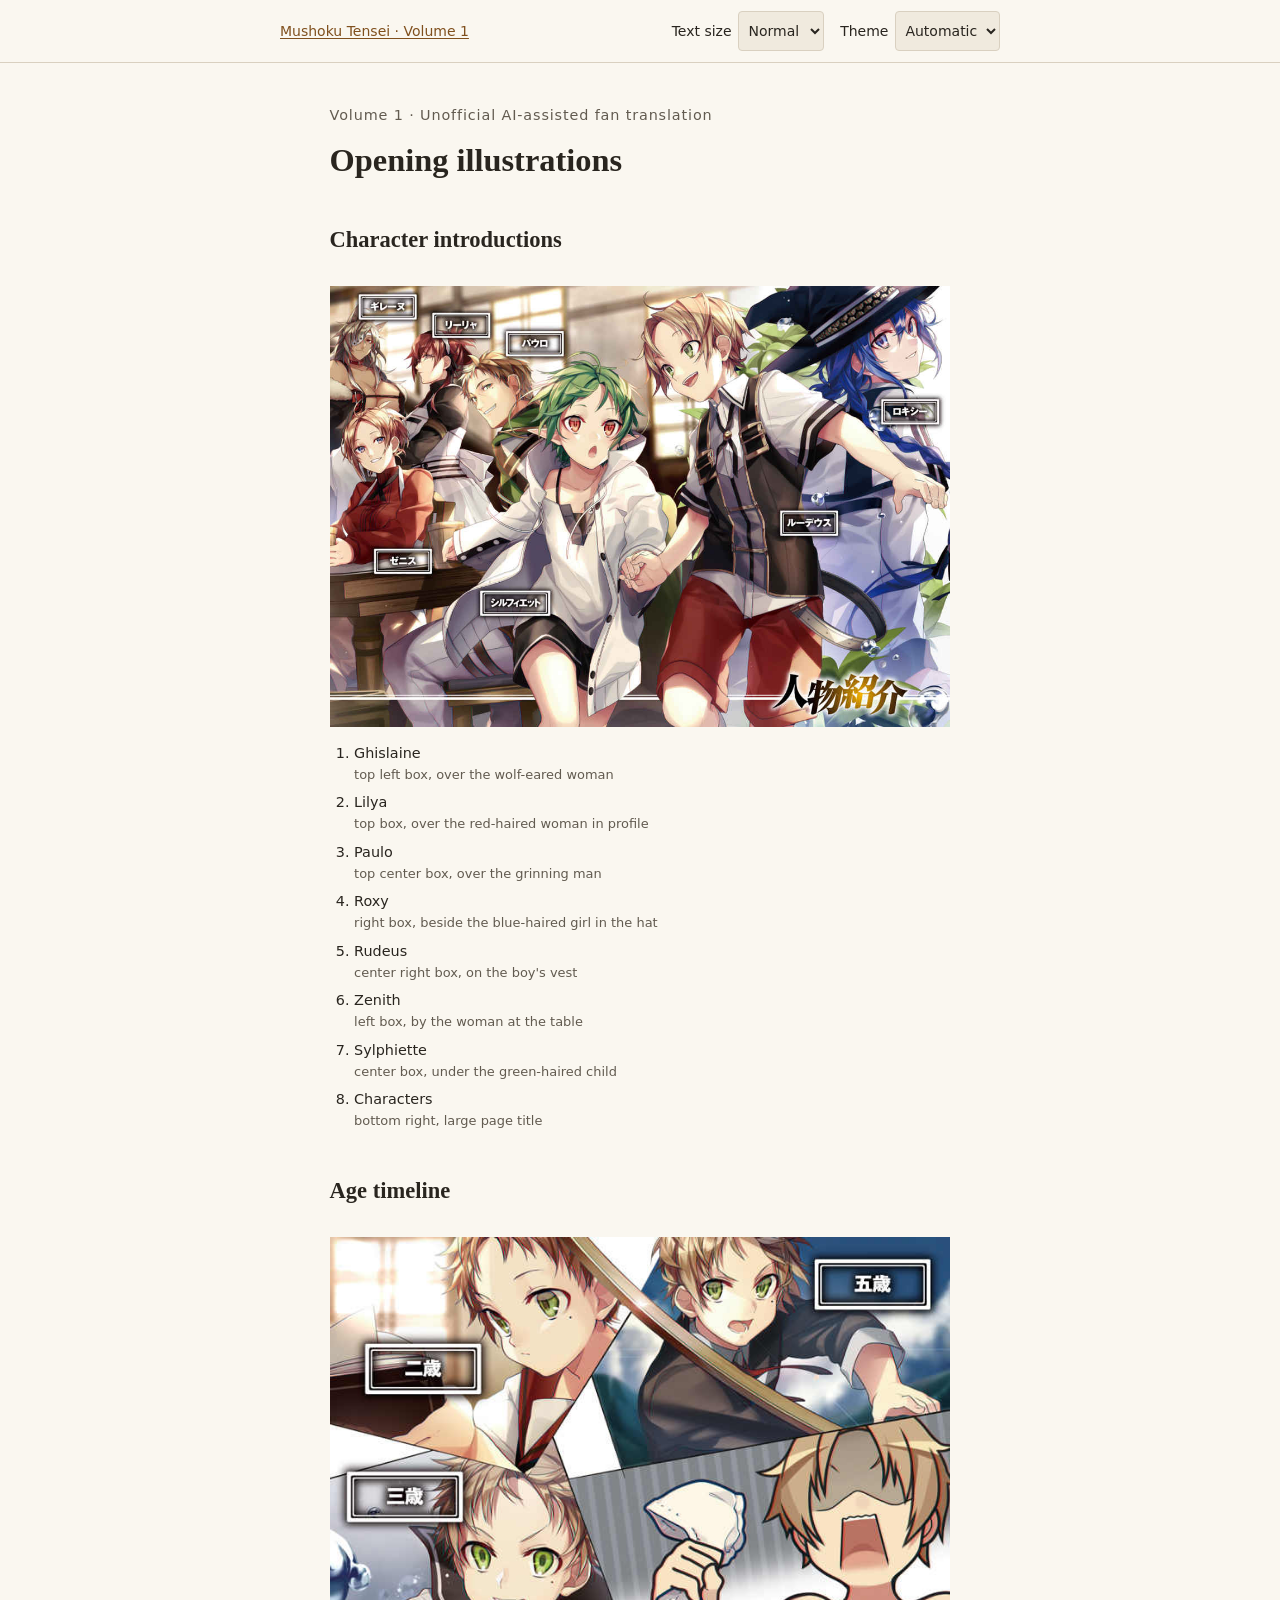
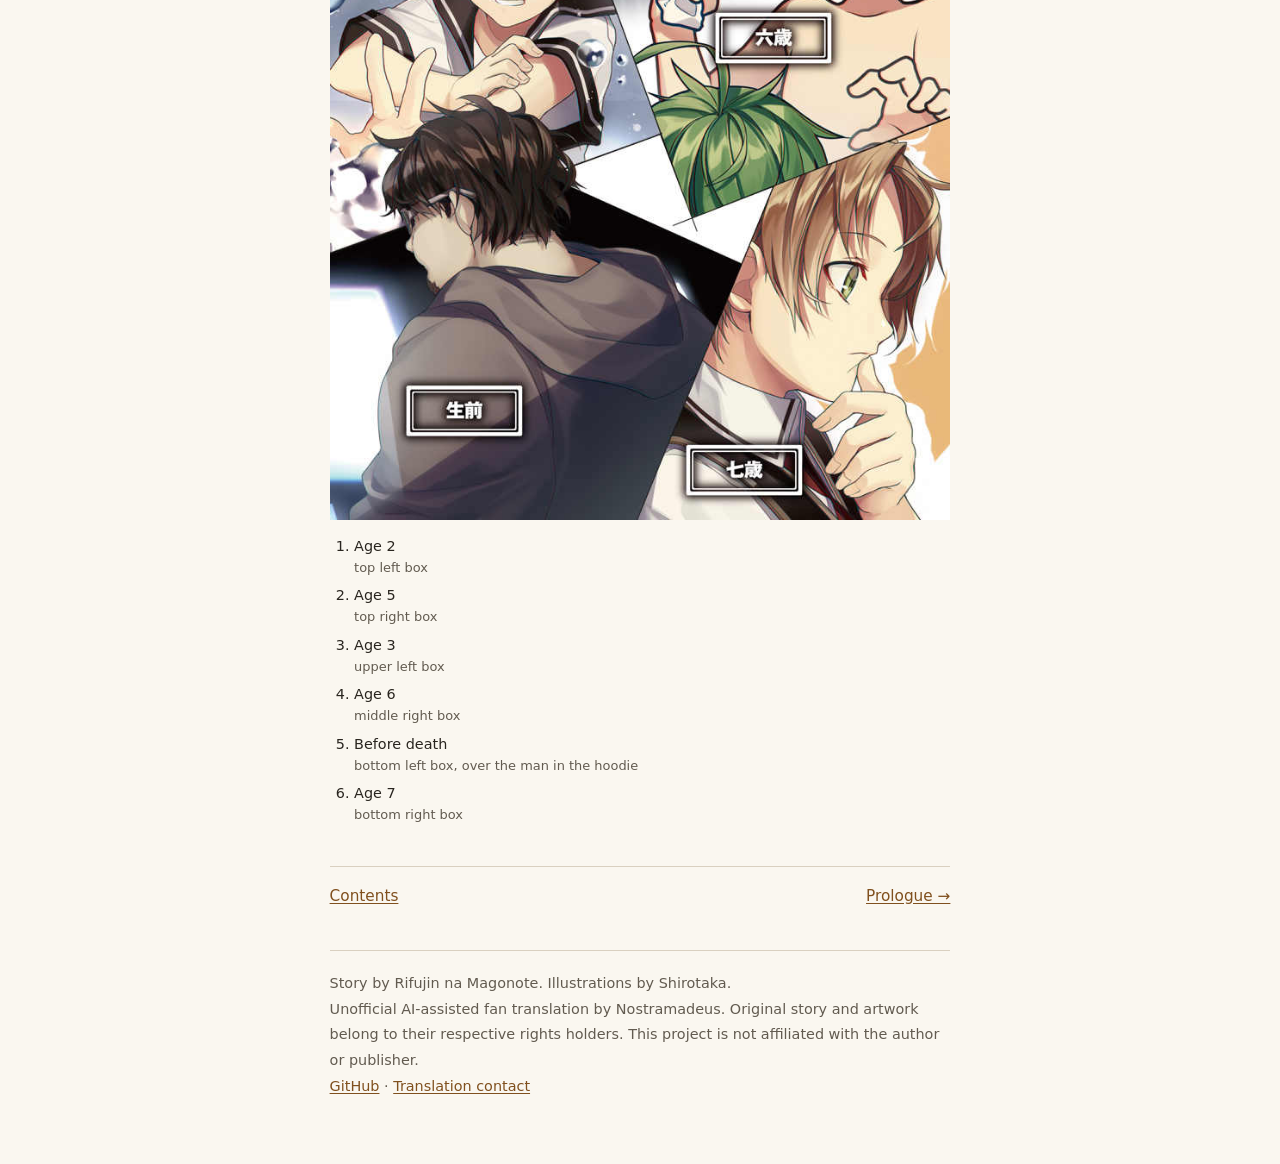
<file: vol01/opening.html>
<!doctype html>
<html lang="en"><head><meta charset="utf-8"><meta name="viewport" content="width=device-width,initial-scale=1">
<title>Opening illustrations — Mushoku Tensei · Volume 1</title>
<link rel="stylesheet" href="../assets/reader.css"></head>
<body><a class="skip" href="#main">Skip to reading</a>
<header class="toolbar"><div class="toolbar-inner"><a class="toolbar-home" href="../index.html">Mushoku Tensei · Volume 1</a>
<label for="font-size">Text size <select id="font-size"><option value="100">Normal</option><option value="112">Larger</option><option value="125">Large</option><option value="140">Largest</option></select></label>
<label for="theme">Theme <select id="theme"><option value="auto">Automatic</option><option value="light">Light</option><option value="dark">Dark</option></select></label>
</div></header>
<main id="main"><p class="eyebrow">Volume 1 · Unofficial AI-assisted fan translation</p><h1>Opening illustrations</h1>
<h2>Character introductions</h2>
<figure><img src="img/00002.png" alt="Volume 1 illustration" width="1110" height="789" loading="lazy"><figcaption class="caption"><ol><li><span class="caption-text">Ghislaine</span><span class="position">top left box, over the wolf-eared woman</span></li><li><span class="caption-text">Lilya</span><span class="position">top box, over the red-haired woman in profile</span></li><li><span class="caption-text">Paulo</span><span class="position">top center box, over the grinning man</span></li><li><span class="caption-text">Roxy</span><span class="position">right box, beside the blue-haired girl in the hat</span></li><li><span class="caption-text">Rudeus</span><span class="position">center right box, on the boy&#x27;s vest</span></li><li><span class="caption-text">Zenith</span><span class="position">left box, by the woman at the table</span></li><li><span class="caption-text">Sylphiette</span><span class="position">center box, under the green-haired child</span></li><li><span class="caption-text">Characters</span><span class="position">bottom right, large page title</span></li></ol></figcaption></figure>
<h2>Age timeline</h2>
<figure><img src="img/00003.png" alt="Volume 1 illustration" width="720" height="1024" loading="lazy"><figcaption class="caption"><ol><li><span class="caption-text">Age 2</span><span class="position">top left box</span></li><li><span class="caption-text">Age 5</span><span class="position">top right box</span></li><li><span class="caption-text">Age 3</span><span class="position">upper left box</span></li><li><span class="caption-text">Age 6</span><span class="position">middle right box</span></li><li><span class="caption-text">Before death</span><span class="position">bottom left box, over the man in the hoodie</span></li><li><span class="caption-text">Age 7</span><span class="position">bottom right box</span></li></ol></figcaption></figure>
<nav class="navigation" aria-label="Reading navigation"><a href="../index.html">Contents</a><a class="next" rel="next" href="ch00.html">Prologue →</a></nav><footer class="credits">Story by Rifujin na Magonote. Illustrations by Shirotaka.<br>Unofficial AI-assisted fan translation by Nostramadeus. Original story and artwork belong to their respective rights holders. This project is not affiliated with the author or publisher.<br><a href="https://github.com/Nostramadeus/mushoku-tensei-en">GitHub</a> · <a href="mailto:afrotankrob@gmail.com">Translation contact</a></footer></main>
<script src="../assets/reader.js"></script></body></html>
</file>
<file: assets/reader.css>
:root{color-scheme:light dark;--bg:#faf7f0;--fg:#29251f;--muted:#625b50;--line:#d9d0c0;--accent:#80501e;--panel:#f0eade;--reader-size:100%}
@media(prefers-color-scheme:dark){:root{--bg:#191815;--fg:#e9e2d7;--muted:#b3a999;--line:#494236;--accent:#e8ba80;--panel:#25221d}}
:root[data-theme=light]{color-scheme:light;--bg:#faf7f0;--fg:#29251f;--muted:#625b50;--line:#d9d0c0;--accent:#80501e;--panel:#f0eade}
:root[data-theme=dark]{color-scheme:dark;--bg:#191815;--fg:#e9e2d7;--muted:#b3a999;--line:#494236;--accent:#e8ba80;--panel:#25221d}
*{box-sizing:border-box}html{font-size:var(--reader-size);scroll-padding-top:7rem}body{margin:0;background:var(--bg);color:var(--fg);font:1.125rem/1.8 Georgia,"Palatino Linotype",serif;overflow-wrap:break-word}a{color:var(--accent);text-underline-offset:.15em}a:hover{text-decoration-thickness:.15em}a:focus-visible,select:focus-visible{outline:3px solid var(--accent);outline-offset:4px}.skip{position:absolute;top:-10rem;left:1rem;z-index:3;background:var(--bg);padding:.5rem}.skip:focus{top:1rem}
.toolbar{position:sticky;top:0;z-index:2;border-bottom:1px solid var(--line);background:var(--bg);font:0.875rem/1.5 system-ui,sans-serif}.toolbar-inner{max-width:47rem;margin:auto;padding:.7rem 1rem;display:flex;align-items:center;gap:.6rem 1rem;flex-wrap:wrap}.toolbar-home{margin-right:auto}.toolbar label{display:flex;align-items:center;gap:.4rem}select{font:inherit;color:var(--fg);background:var(--panel);border:1px solid var(--line);border-radius:.25rem;padding:.35rem;min-height:2.5rem}main{max-width:41rem;margin:auto;padding:2.5rem 1.1rem 4rem}h1,h2{line-height:1.25;text-wrap:balance}h1{font-size:1.8em;margin:.2em 0 .8em}h2{font-size:1.25em;margin-top:2em}.eyebrow,.notice,.credits,.navigation,.toc,.continue,.caption{font-family:system-ui,sans-serif}.eyebrow{font-size:.8em;letter-spacing:.06em;color:var(--muted);margin:0 0 .7rem}.notice{font-size:.85em;border-left:3px solid var(--accent);padding:.7rem 1rem;background:var(--panel);margin:1.5rem 0}.credits{font-size:.8em;color:var(--muted);margin-top:2.5rem;border-top:1px solid var(--line);padding-top:1.2rem}.prose-row{margin:0 0 .9em;scroll-margin-top:7rem;white-space:pre-wrap}.prose-row.prose{text-indent:1.4em}.prose-row.heading{font-size:1em;font-weight:bold;text-indent:0;margin-top:1.5em}.blank{height:1.3em}.scene-break{text-align:center;color:var(--muted);margin:1.6em 0;letter-spacing:.1em}ruby{ruby-position:over}rt{font-size:.65em}figure{margin:2rem 0}figure img{display:block;max-width:100%;height:auto;margin:auto}.cover img{max-height:32rem;width:auto;max-width:100%;object-fit:contain}.caption{font-size:.8em;line-height:1.6;margin-top:.8em}.caption ol{padding-left:1.7em}.caption li{margin:.4em 0}.position{display:block;color:var(--muted);font-size:.9em}.toc{list-style:none;padding:0}.toc li{border-bottom:1px solid var(--line)}.toc a{display:block;padding:.8rem 0}.continue{display:block;padding:.7rem 1rem;background:var(--panel);margin:1.5rem 0}.continue[hidden]{display:none}.navigation{display:flex;gap:1rem;justify-content:space-between;flex-wrap:wrap;font-size:.85em;border-top:1px solid var(--line);padding-top:1rem;margin-top:2.5rem}.navigation .next{margin-left:auto}@media(max-width:32rem){main{padding-top:1.5rem}.toolbar-inner{gap:.4rem .7rem}.toolbar-home{flex-basis:100%}h1{font-size:1.5em}}
</file>
